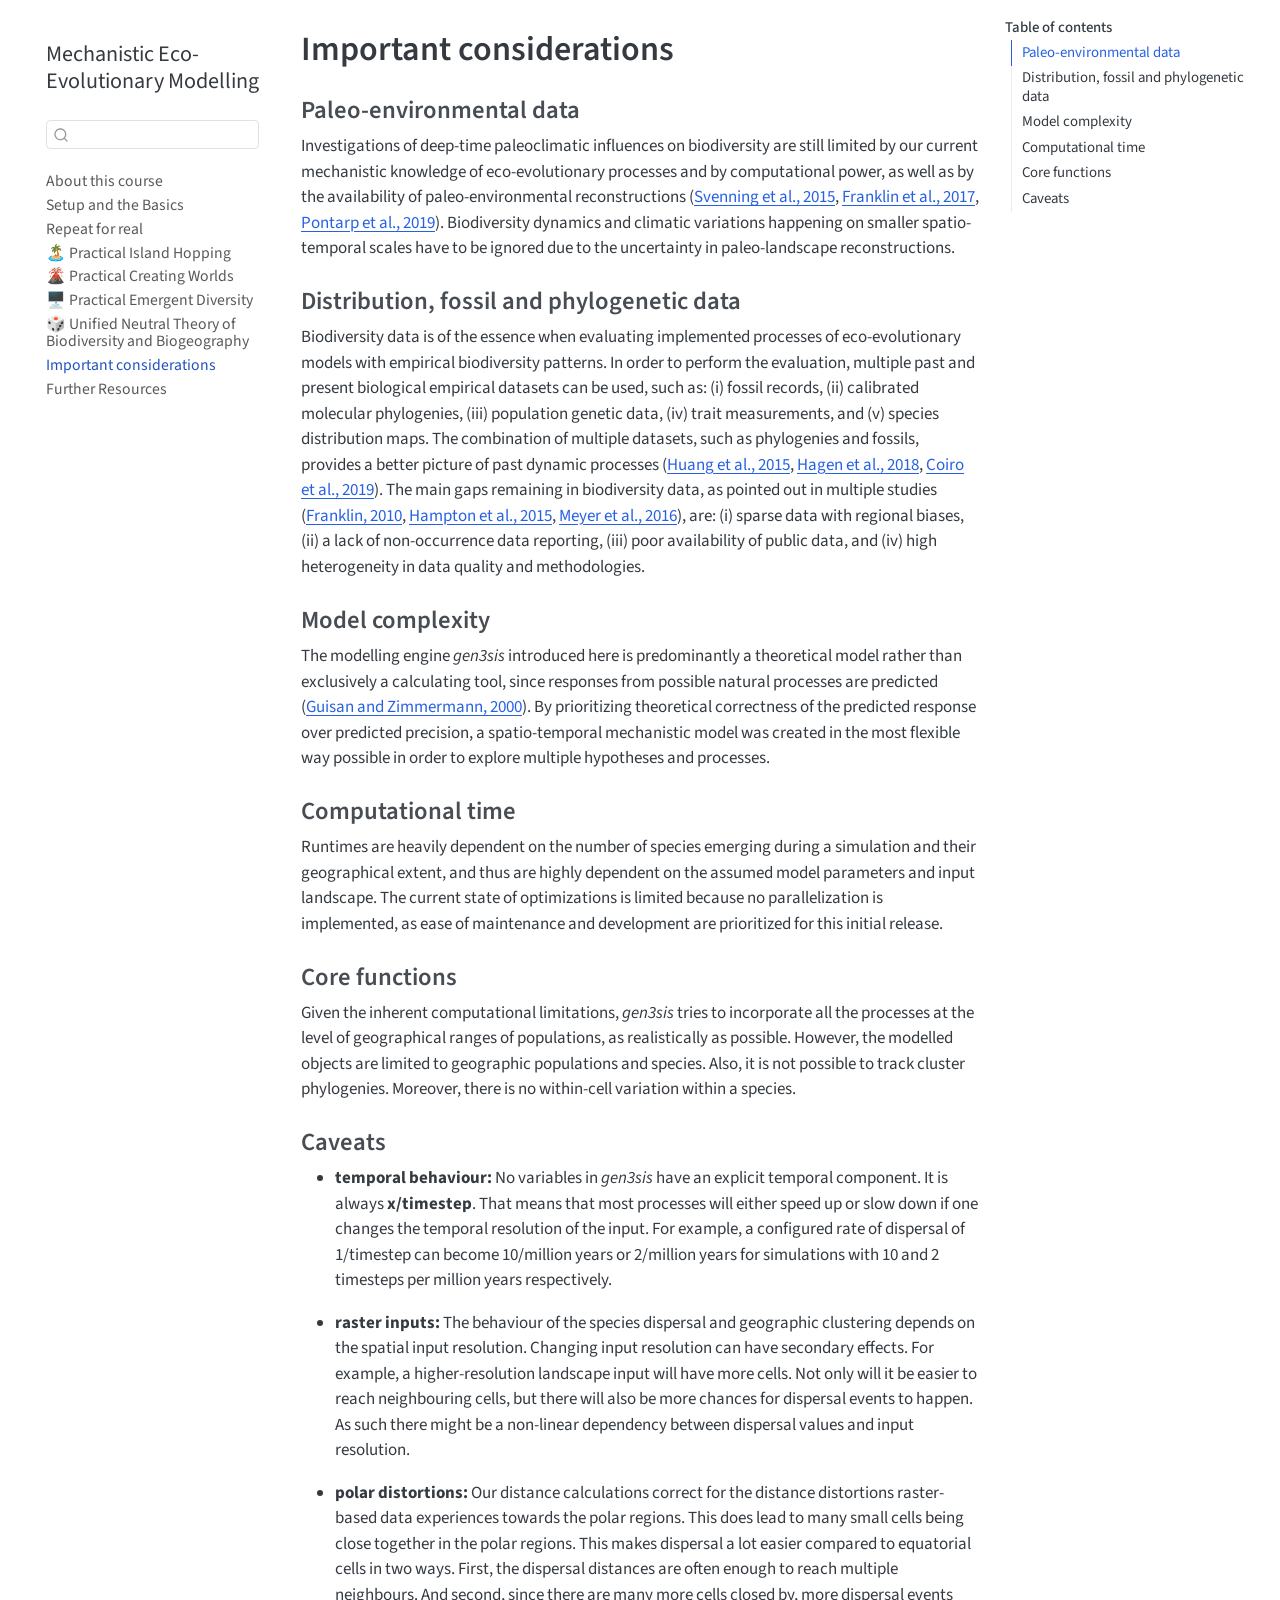
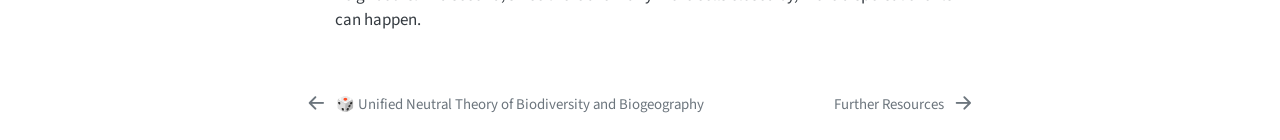
<file: docs/considerations.html>
<!DOCTYPE html>
<html xmlns="http://www.w3.org/1999/xhtml" lang="en" xml:lang="en"><head>

<meta charset="utf-8">
<meta name="generator" content="quarto-1.8.25">

<meta name="viewport" content="width=device-width, initial-scale=1.0, user-scalable=yes">


<title>Important considerations – Mechanistic Eco-Evolutionary Modelling</title>
<style>
code{white-space: pre-wrap;}
span.smallcaps{font-variant: small-caps;}
div.columns{display: flex; gap: min(4vw, 1.5em);}
div.column{flex: auto; overflow-x: auto;}
div.hanging-indent{margin-left: 1.5em; text-indent: -1.5em;}
ul.task-list{list-style: none;}
ul.task-list li input[type="checkbox"] {
  width: 0.8em;
  margin: 0 0.8em 0.2em -1em; /* quarto-specific, see https://github.com/quarto-dev/quarto-cli/issues/4556 */ 
  vertical-align: middle;
}
</style>


<script src="site_libs/quarto-nav/quarto-nav.js"></script>
<script src="site_libs/quarto-nav/headroom.min.js"></script>
<script src="site_libs/clipboard/clipboard.min.js"></script>
<script src="site_libs/quarto-search/autocomplete.umd.js"></script>
<script src="site_libs/quarto-search/fuse.min.js"></script>
<script src="site_libs/quarto-search/quarto-search.js"></script>
<meta name="quarto:offset" content="./">
<link href="./resources.html" rel="next">
<link href="./prac_untbb.html" rel="prev">
<script src="site_libs/quarto-html/quarto.js" type="module"></script>
<script src="site_libs/quarto-html/tabsets/tabsets.js" type="module"></script>
<script src="site_libs/quarto-html/axe/axe-check.js" type="module"></script>
<script src="site_libs/quarto-html/popper.min.js"></script>
<script src="site_libs/quarto-html/tippy.umd.min.js"></script>
<script src="site_libs/quarto-html/anchor.min.js"></script>
<link href="site_libs/quarto-html/tippy.css" rel="stylesheet">
<link href="site_libs/quarto-html/quarto-syntax-highlighting-7b89279ff1a6dce999919e0e67d4d9ec.css" rel="stylesheet" id="quarto-text-highlighting-styles">
<script src="site_libs/bootstrap/bootstrap.min.js"></script>
<link href="site_libs/bootstrap/bootstrap-icons.css" rel="stylesheet">
<link href="site_libs/bootstrap/bootstrap-70a47bd5681a7291082a5b9f83d58762.min.css" rel="stylesheet" append-hash="true" id="quarto-bootstrap" data-mode="light">
<script id="quarto-search-options" type="application/json">{
  "location": "sidebar",
  "copy-button": false,
  "collapse-after": 3,
  "panel-placement": "start",
  "type": "textbox",
  "limit": 50,
  "keyboard-shortcut": [
    "f",
    "/",
    "s"
  ],
  "show-item-context": false,
  "language": {
    "search-no-results-text": "No results",
    "search-matching-documents-text": "matching documents",
    "search-copy-link-title": "Copy link to search",
    "search-hide-matches-text": "Hide additional matches",
    "search-more-match-text": "more match in this document",
    "search-more-matches-text": "more matches in this document",
    "search-clear-button-title": "Clear",
    "search-text-placeholder": "",
    "search-detached-cancel-button-title": "Cancel",
    "search-submit-button-title": "Submit",
    "search-label": "Search"
  }
}</script>


</head>

<body class="nav-sidebar floating quarto-light">

<div id="quarto-search-results"></div>
  <header id="quarto-header" class="headroom fixed-top">
  <nav class="quarto-secondary-nav">
    <div class="container-fluid d-flex">
      <button type="button" class="quarto-btn-toggle btn" data-bs-toggle="collapse" role="button" data-bs-target=".quarto-sidebar-collapse-item" aria-controls="quarto-sidebar" aria-expanded="false" aria-label="Toggle sidebar navigation" onclick="if (window.quartoToggleHeadroom) { window.quartoToggleHeadroom(); }">
        <i class="bi bi-layout-text-sidebar-reverse"></i>
      </button>
        <nav class="quarto-page-breadcrumbs" aria-label="breadcrumb"><ol class="breadcrumb"><li class="breadcrumb-item"><a href="./considerations.html"><span class="chapter-title">Important considerations</span></a></li></ol></nav>
        <a class="flex-grow-1" role="navigation" data-bs-toggle="collapse" data-bs-target=".quarto-sidebar-collapse-item" aria-controls="quarto-sidebar" aria-expanded="false" aria-label="Toggle sidebar navigation" onclick="if (window.quartoToggleHeadroom) { window.quartoToggleHeadroom(); }">      
        </a>
      <button type="button" class="btn quarto-search-button" aria-label="Search" onclick="window.quartoOpenSearch();">
        <i class="bi bi-search"></i>
      </button>
    </div>
  </nav>
</header>
<!-- content -->
<div id="quarto-content" class="quarto-container page-columns page-rows-contents page-layout-article">
<!-- sidebar -->
  <nav id="quarto-sidebar" class="sidebar collapse collapse-horizontal quarto-sidebar-collapse-item sidebar-navigation floating overflow-auto">
    <div class="pt-lg-2 mt-2 text-left sidebar-header sidebar-header-stacked">
      <a href="./index.html" class="sidebar-logo-link">
      </a>
    <div class="sidebar-title mb-0 py-0">
      <a href="./">Mechanistic Eco-Evolutionary Modelling</a> 
    </div>
      </div>
        <div class="mt-2 flex-shrink-0 align-items-center">
        <div class="sidebar-search">
        <div id="quarto-search" class="" title="Search"></div>
        </div>
        </div>
    <div class="sidebar-menu-container"> 
    <ul class="list-unstyled mt-1">
        <li class="sidebar-item">
  <div class="sidebar-item-container"> 
  <a href="./index.html" class="sidebar-item-text sidebar-link"><span class="chapter-title">About this course</span></a>
  </div>
</li>
        <li class="sidebar-item">
  <div class="sidebar-item-container"> 
  <a href="./setup.html" class="sidebar-item-text sidebar-link"><span class="chapter-title">Setup and the Basics</span></a>
  </div>
</li>
        <li class="sidebar-item">
  <div class="sidebar-item-container"> 
  <a href="./repeat_real.html" class="sidebar-item-text sidebar-link"><span class="chapter-title">Repeat for real</span></a>
  </div>
</li>
        <li class="sidebar-item">
  <div class="sidebar-item-container"> 
  <a href="./prac_islands.html" class="sidebar-item-text sidebar-link"><span class="chapter-title">🏝️ Practical Island Hopping</span></a>
  </div>
</li>
        <li class="sidebar-item">
  <div class="sidebar-item-container"> 
  <a href="./prac_landscapes.html" class="sidebar-item-text sidebar-link"><span class="chapter-title">🌋 Practical Creating Worlds</span></a>
  </div>
</li>
        <li class="sidebar-item">
  <div class="sidebar-item-container"> 
  <a href="./prac_outputs.html" class="sidebar-item-text sidebar-link"><span class="chapter-title">🖥️ Practical Emergent Diversity</span></a>
  </div>
</li>
        <li class="sidebar-item">
  <div class="sidebar-item-container"> 
  <a href="./prac_untbb.html" class="sidebar-item-text sidebar-link"><span class="chapter-title">🎲 Unified Neutral Theory of Biodiversity and Biogeography</span></a>
  </div>
</li>
        <li class="sidebar-item">
  <div class="sidebar-item-container"> 
  <a href="./considerations.html" class="sidebar-item-text sidebar-link active"><span class="chapter-title">Important considerations</span></a>
  </div>
</li>
        <li class="sidebar-item">
  <div class="sidebar-item-container"> 
  <a href="./resources.html" class="sidebar-item-text sidebar-link"><span class="chapter-title">Further Resources</span></a>
  </div>
</li>
    </ul>
    </div>
</nav>
<div id="quarto-sidebar-glass" class="quarto-sidebar-collapse-item" data-bs-toggle="collapse" data-bs-target=".quarto-sidebar-collapse-item"></div>
<!-- margin-sidebar -->
    <div id="quarto-margin-sidebar" class="sidebar margin-sidebar">
        <nav id="TOC" role="doc-toc" class="toc-active">
    <h2 id="toc-title">Table of contents</h2>
   
  <ul>
  <li><a href="#paleo-environmental-data" id="toc-paleo-environmental-data" class="nav-link active" data-scroll-target="#paleo-environmental-data">Paleo-environmental data</a></li>
  <li><a href="#distribution-fossil-and-phylogenetic-data" id="toc-distribution-fossil-and-phylogenetic-data" class="nav-link" data-scroll-target="#distribution-fossil-and-phylogenetic-data">Distribution, fossil and phylogenetic data</a></li>
  <li><a href="#model-complexity" id="toc-model-complexity" class="nav-link" data-scroll-target="#model-complexity">Model complexity</a></li>
  <li><a href="#computational-time" id="toc-computational-time" class="nav-link" data-scroll-target="#computational-time">Computational time</a></li>
  <li><a href="#core-functions" id="toc-core-functions" class="nav-link" data-scroll-target="#core-functions">Core functions</a></li>
  <li><a href="#caveats" id="toc-caveats" class="nav-link" data-scroll-target="#caveats">Caveats</a></li>
  </ul>
</nav>
    </div>
<!-- main -->
<main class="content" id="quarto-document-content">

<header id="title-block-header" class="quarto-title-block default">
<div class="quarto-title">
<h1 class="title"><span class="chapter-title">Important considerations</span></h1>
</div>



<div class="quarto-title-meta">

    
  
    
  </div>
  


</header>


<section id="paleo-environmental-data" class="level3">
<h3 class="anchored" data-anchor-id="paleo-environmental-data">Paleo-environmental data</h3>
<p>Investigations of deep-time paleoclimatic influences on biodiversity are still limited by our current mechanistic knowledge of eco-evolutionary processes and by computational power, as well as by the availability of paleo-environmental reconstructions (<a href="https://www.annualreviews.org/doi/abs/10.1146/annurev-ecolsys-112414-054314">Svenning et al., 2015</a>, <a href="https://scholar.google.ch/scholar?q=Big+data+for+forecasting+the+impacts+of+global+change+on+plant+communities.&amp;hl=zh-CN&amp;as_sdt=0&amp;as_vis=1&amp;oi=scholart">Franklin et al., 2017</a>, <a href="https://www.sciencedirect.com/science/article/pii/S0169534718302805?casa_token=X2HR0EDV6csAAAAA:2FWB1soCJ0_4kllkds9pUiwYr4GVPaWhWAz3ELh8BIClJZ_E6k0LqoqQANSXRpySTkzScri6UxjU">Pontarp et al., 2019</a>). Biodiversity dynamics and climatic variations happening on smaller spatio-temporal scales have to be ignored due to the uncertainty in paleo-landscape reconstructions.</p>
</section>
<section id="distribution-fossil-and-phylogenetic-data" class="level3">
<h3 class="anchored" data-anchor-id="distribution-fossil-and-phylogenetic-data">Distribution, fossil and phylogenetic data</h3>
<p>Biodiversity data is of the essence when evaluating implemented processes of eco-evolutionary models with empirical biodiversity patterns. In order to perform the evaluation, multiple past and present biological empirical datasets can be used, such as: (i) fossil records, (ii) calibrated molecular phylogenies, (iii) population genetic data, (iv) trait measurements, and (v) species distribution maps. The combination of multiple datasets, such as phylogenies and fossils, provides a better picture of past dynamic processes (<a href="https://www.pnas.org/content/112/16/4903">Huang et al., 2015</a>, <a href="https://academic.oup.com/sysbio/article/67/3/458/4563320?login=true">Hagen et al., 2018</a>, <a href="https://nph.onlinelibrary.wiley.com/doi/10.1111/nph.15708">Coiro et al., 2019</a>). The main gaps remaining in biodiversity data, as pointed out in multiple studies (<a href="https://www.cambridge.org/core/books/mapping-species-distributions/58225AE5693AED8BD812F7CEBE35378A#">Franklin, 2010</a>, <a href="https://esajournals.onlinelibrary.wiley.com/doi/10.1890/ES14-00402.1">Hampton et al., 2015</a>, <a href="https://onlinelibrary.wiley.com/doi/full/10.1111/ele.12624?casa_token=kFuy9WzRyj4AAAAA%3ALVCEQOWfoFD_XCiTV2G5TacAJr1NWplmwHHR-h804vQxUyGZXFGyHpD0fCET0J7zWZGeFoBwwzgi2XFLvw">Meyer et al., 2016</a>), are: (i) sparse data with regional biases, (ii) a lack of non-occurrence data reporting, (iii) poor availability of public data, and (iv) high heterogeneity in data quality and methodologies.</p>
</section>
<section id="model-complexity" class="level3">
<h3 class="anchored" data-anchor-id="model-complexity">Model complexity</h3>
<p>The modelling engine <em>gen3sis</em> introduced here is predominantly a theoretical model rather than exclusively a calculating tool, since responses from possible natural processes are predicted (<a href="https://www.sciencedirect.com/science/article/pii/S0304380000003549?casa_token=xd2OXKLoMdwAAAAA:aD_z2LqztsitPV3aDCLTjylXMbkEu1Qi7QSJ3VaZ-FT1A1Aqsnx3N9GDDAhq_pMsrn0k6sP4_Ydp">Guisan and Zimmermann, 2000</a>). By prioritizing theoretical correctness of the predicted response over predicted precision, a spatio-temporal mechanistic model was created in the most flexible way possible in order to explore multiple hypotheses and processes.</p>
</section>
<section id="computational-time" class="level3">
<h3 class="anchored" data-anchor-id="computational-time">Computational time</h3>
<p>Runtimes are heavily dependent on the number of species emerging during a simulation and their geographical extent, and thus are highly dependent on the assumed model parameters and input landscape. The current state of optimizations is limited because no parallelization is implemented, as ease of maintenance and development are prioritized for this initial release.</p>
</section>
<section id="core-functions" class="level3">
<h3 class="anchored" data-anchor-id="core-functions">Core functions</h3>
<p>Given the inherent computational limitations, <em>gen3sis</em> tries to incorporate all the processes at the level of geographical ranges of populations, as realistically as possible. However, the modelled objects are limited to geographic populations and species. Also, it is not possible to track cluster phylogenies. Moreover, there is no within-cell variation within a species.</p>
</section>
<section id="caveats" class="level3">
<h3 class="anchored" data-anchor-id="caveats">Caveats</h3>
<ul>
<li><p><strong>temporal behaviour:</strong> No variables in <em>gen3sis</em> have an explicit temporal component. It is always <strong>x/timestep</strong>. That means that most processes will either speed up or slow down if one changes the temporal resolution of the input. For example, a configured rate of dispersal of 1/timestep can become 10/million years or 2/million years for simulations with 10 and 2 timesteps per million years respectively.</p></li>
<li><p><strong>raster inputs:</strong> The behaviour of the species dispersal and geographic clustering depends on the spatial input resolution. Changing input resolution can have secondary effects. For example, a higher-resolution landscape input will have more cells. Not only will it be easier to reach neighbouring cells, but there will also be more chances for dispersal events to happen. As such there might be a non-linear dependency between dispersal values and input resolution.</p></li>
<li><p><strong>polar distortions:</strong> Our distance calculations correct for the distance distortions raster-based data experiences towards the polar regions. This does lead to many small cells being close together in the polar regions. This makes dispersal a lot easier compared to equatorial cells in two ways. First, the dispersal distances are often enough to reach multiple neighbours. And second, since there are many more cells closed by, more dispersal events can happen.</p></li>
</ul>


</section>

</main> <!-- /main -->
<script id="quarto-html-after-body" type="application/javascript">
  window.document.addEventListener("DOMContentLoaded", function (event) {
    const icon = "";
    const anchorJS = new window.AnchorJS();
    anchorJS.options = {
      placement: 'right',
      icon: icon
    };
    anchorJS.add('.anchored');
    const isCodeAnnotation = (el) => {
      for (const clz of el.classList) {
        if (clz.startsWith('code-annotation-')) {                     
          return true;
        }
      }
      return false;
    }
    const onCopySuccess = function(e) {
      // button target
      const button = e.trigger;
      // don't keep focus
      button.blur();
      // flash "checked"
      button.classList.add('code-copy-button-checked');
      var currentTitle = button.getAttribute("title");
      button.setAttribute("title", "Copied!");
      let tooltip;
      if (window.bootstrap) {
        button.setAttribute("data-bs-toggle", "tooltip");
        button.setAttribute("data-bs-placement", "left");
        button.setAttribute("data-bs-title", "Copied!");
        tooltip = new bootstrap.Tooltip(button, 
          { trigger: "manual", 
            customClass: "code-copy-button-tooltip",
            offset: [0, -8]});
        tooltip.show();    
      }
      setTimeout(function() {
        if (tooltip) {
          tooltip.hide();
          button.removeAttribute("data-bs-title");
          button.removeAttribute("data-bs-toggle");
          button.removeAttribute("data-bs-placement");
        }
        button.setAttribute("title", currentTitle);
        button.classList.remove('code-copy-button-checked');
      }, 1000);
      // clear code selection
      e.clearSelection();
    }
    const getTextToCopy = function(trigger) {
      const outerScaffold = trigger.parentElement.cloneNode(true);
      const codeEl = outerScaffold.querySelector('code');
      for (const childEl of codeEl.children) {
        if (isCodeAnnotation(childEl)) {
          childEl.remove();
        }
      }
      return codeEl.innerText;
    }
    const clipboard = new window.ClipboardJS('.code-copy-button:not([data-in-quarto-modal])', {
      text: getTextToCopy
    });
    clipboard.on('success', onCopySuccess);
    if (window.document.getElementById('quarto-embedded-source-code-modal')) {
      const clipboardModal = new window.ClipboardJS('.code-copy-button[data-in-quarto-modal]', {
        text: getTextToCopy,
        container: window.document.getElementById('quarto-embedded-source-code-modal')
      });
      clipboardModal.on('success', onCopySuccess);
    }
      var localhostRegex = new RegExp(/^(?:http|https):\/\/localhost\:?[0-9]*\//);
      var mailtoRegex = new RegExp(/^mailto:/);
        var filterRegex = new RegExp('/' + window.location.host + '/');
      var isInternal = (href) => {
          return filterRegex.test(href) || localhostRegex.test(href) || mailtoRegex.test(href);
      }
      // Inspect non-navigation links and adorn them if external
     var links = window.document.querySelectorAll('a[href]:not(.nav-link):not(.navbar-brand):not(.toc-action):not(.sidebar-link):not(.sidebar-item-toggle):not(.pagination-link):not(.no-external):not([aria-hidden]):not(.dropdown-item):not(.quarto-navigation-tool):not(.about-link)');
      for (var i=0; i<links.length; i++) {
        const link = links[i];
        if (!isInternal(link.href)) {
          // undo the damage that might have been done by quarto-nav.js in the case of
          // links that we want to consider external
          if (link.dataset.originalHref !== undefined) {
            link.href = link.dataset.originalHref;
          }
        }
      }
    function tippyHover(el, contentFn, onTriggerFn, onUntriggerFn) {
      const config = {
        allowHTML: true,
        maxWidth: 500,
        delay: 100,
        arrow: false,
        appendTo: function(el) {
            return el.parentElement;
        },
        interactive: true,
        interactiveBorder: 10,
        theme: 'quarto',
        placement: 'bottom-start',
      };
      if (contentFn) {
        config.content = contentFn;
      }
      if (onTriggerFn) {
        config.onTrigger = onTriggerFn;
      }
      if (onUntriggerFn) {
        config.onUntrigger = onUntriggerFn;
      }
      window.tippy(el, config); 
    }
    const noterefs = window.document.querySelectorAll('a[role="doc-noteref"]');
    for (var i=0; i<noterefs.length; i++) {
      const ref = noterefs[i];
      tippyHover(ref, function() {
        // use id or data attribute instead here
        let href = ref.getAttribute('data-footnote-href') || ref.getAttribute('href');
        try { href = new URL(href).hash; } catch {}
        const id = href.replace(/^#\/?/, "");
        const note = window.document.getElementById(id);
        if (note) {
          return note.innerHTML;
        } else {
          return "";
        }
      });
    }
    const xrefs = window.document.querySelectorAll('a.quarto-xref');
    const processXRef = (id, note) => {
      // Strip column container classes
      const stripColumnClz = (el) => {
        el.classList.remove("page-full", "page-columns");
        if (el.children) {
          for (const child of el.children) {
            stripColumnClz(child);
          }
        }
      }
      stripColumnClz(note)
      if (id === null || id.startsWith('sec-')) {
        // Special case sections, only their first couple elements
        const container = document.createElement("div");
        if (note.children && note.children.length > 2) {
          container.appendChild(note.children[0].cloneNode(true));
          for (let i = 1; i < note.children.length; i++) {
            const child = note.children[i];
            if (child.tagName === "P" && child.innerText === "") {
              continue;
            } else {
              container.appendChild(child.cloneNode(true));
              break;
            }
          }
          if (window.Quarto?.typesetMath) {
            window.Quarto.typesetMath(container);
          }
          return container.innerHTML
        } else {
          if (window.Quarto?.typesetMath) {
            window.Quarto.typesetMath(note);
          }
          return note.innerHTML;
        }
      } else {
        // Remove any anchor links if they are present
        const anchorLink = note.querySelector('a.anchorjs-link');
        if (anchorLink) {
          anchorLink.remove();
        }
        if (window.Quarto?.typesetMath) {
          window.Quarto.typesetMath(note);
        }
        if (note.classList.contains("callout")) {
          return note.outerHTML;
        } else {
          return note.innerHTML;
        }
      }
    }
    for (var i=0; i<xrefs.length; i++) {
      const xref = xrefs[i];
      tippyHover(xref, undefined, function(instance) {
        instance.disable();
        let url = xref.getAttribute('href');
        let hash = undefined; 
        if (url.startsWith('#')) {
          hash = url;
        } else {
          try { hash = new URL(url).hash; } catch {}
        }
        if (hash) {
          const id = hash.replace(/^#\/?/, "");
          const note = window.document.getElementById(id);
          if (note !== null) {
            try {
              const html = processXRef(id, note.cloneNode(true));
              instance.setContent(html);
            } finally {
              instance.enable();
              instance.show();
            }
          } else {
            // See if we can fetch this
            fetch(url.split('#')[0])
            .then(res => res.text())
            .then(html => {
              const parser = new DOMParser();
              const htmlDoc = parser.parseFromString(html, "text/html");
              const note = htmlDoc.getElementById(id);
              if (note !== null) {
                const html = processXRef(id, note);
                instance.setContent(html);
              } 
            }).finally(() => {
              instance.enable();
              instance.show();
            });
          }
        } else {
          // See if we can fetch a full url (with no hash to target)
          // This is a special case and we should probably do some content thinning / targeting
          fetch(url)
          .then(res => res.text())
          .then(html => {
            const parser = new DOMParser();
            const htmlDoc = parser.parseFromString(html, "text/html");
            const note = htmlDoc.querySelector('main.content');
            if (note !== null) {
              // This should only happen for chapter cross references
              // (since there is no id in the URL)
              // remove the first header
              if (note.children.length > 0 && note.children[0].tagName === "HEADER") {
                note.children[0].remove();
              }
              const html = processXRef(null, note);
              instance.setContent(html);
            } 
          }).finally(() => {
            instance.enable();
            instance.show();
          });
        }
      }, function(instance) {
      });
    }
        let selectedAnnoteEl;
        const selectorForAnnotation = ( cell, annotation) => {
          let cellAttr = 'data-code-cell="' + cell + '"';
          let lineAttr = 'data-code-annotation="' +  annotation + '"';
          const selector = 'span[' + cellAttr + '][' + lineAttr + ']';
          return selector;
        }
        const selectCodeLines = (annoteEl) => {
          const doc = window.document;
          const targetCell = annoteEl.getAttribute("data-target-cell");
          const targetAnnotation = annoteEl.getAttribute("data-target-annotation");
          const annoteSpan = window.document.querySelector(selectorForAnnotation(targetCell, targetAnnotation));
          const lines = annoteSpan.getAttribute("data-code-lines").split(",");
          const lineIds = lines.map((line) => {
            return targetCell + "-" + line;
          })
          let top = null;
          let height = null;
          let parent = null;
          if (lineIds.length > 0) {
              //compute the position of the single el (top and bottom and make a div)
              const el = window.document.getElementById(lineIds[0]);
              top = el.offsetTop;
              height = el.offsetHeight;
              parent = el.parentElement.parentElement;
            if (lineIds.length > 1) {
              const lastEl = window.document.getElementById(lineIds[lineIds.length - 1]);
              const bottom = lastEl.offsetTop + lastEl.offsetHeight;
              height = bottom - top;
            }
            if (top !== null && height !== null && parent !== null) {
              // cook up a div (if necessary) and position it 
              let div = window.document.getElementById("code-annotation-line-highlight");
              if (div === null) {
                div = window.document.createElement("div");
                div.setAttribute("id", "code-annotation-line-highlight");
                div.style.position = 'absolute';
                parent.appendChild(div);
              }
              div.style.top = top - 2 + "px";
              div.style.height = height + 4 + "px";
              div.style.left = 0;
              let gutterDiv = window.document.getElementById("code-annotation-line-highlight-gutter");
              if (gutterDiv === null) {
                gutterDiv = window.document.createElement("div");
                gutterDiv.setAttribute("id", "code-annotation-line-highlight-gutter");
                gutterDiv.style.position = 'absolute';
                const codeCell = window.document.getElementById(targetCell);
                const gutter = codeCell.querySelector('.code-annotation-gutter');
                gutter.appendChild(gutterDiv);
              }
              gutterDiv.style.top = top - 2 + "px";
              gutterDiv.style.height = height + 4 + "px";
            }
            selectedAnnoteEl = annoteEl;
          }
        };
        const unselectCodeLines = () => {
          const elementsIds = ["code-annotation-line-highlight", "code-annotation-line-highlight-gutter"];
          elementsIds.forEach((elId) => {
            const div = window.document.getElementById(elId);
            if (div) {
              div.remove();
            }
          });
          selectedAnnoteEl = undefined;
        };
          // Handle positioning of the toggle
      window.addEventListener(
        "resize",
        throttle(() => {
          elRect = undefined;
          if (selectedAnnoteEl) {
            selectCodeLines(selectedAnnoteEl);
          }
        }, 10)
      );
      function throttle(fn, ms) {
      let throttle = false;
      let timer;
        return (...args) => {
          if(!throttle) { // first call gets through
              fn.apply(this, args);
              throttle = true;
          } else { // all the others get throttled
              if(timer) clearTimeout(timer); // cancel #2
              timer = setTimeout(() => {
                fn.apply(this, args);
                timer = throttle = false;
              }, ms);
          }
        };
      }
        // Attach click handler to the DT
        const annoteDls = window.document.querySelectorAll('dt[data-target-cell]');
        for (const annoteDlNode of annoteDls) {
          annoteDlNode.addEventListener('click', (event) => {
            const clickedEl = event.target;
            if (clickedEl !== selectedAnnoteEl) {
              unselectCodeLines();
              const activeEl = window.document.querySelector('dt[data-target-cell].code-annotation-active');
              if (activeEl) {
                activeEl.classList.remove('code-annotation-active');
              }
              selectCodeLines(clickedEl);
              clickedEl.classList.add('code-annotation-active');
            } else {
              // Unselect the line
              unselectCodeLines();
              clickedEl.classList.remove('code-annotation-active');
            }
          });
        }
    const findCites = (el) => {
      const parentEl = el.parentElement;
      if (parentEl) {
        const cites = parentEl.dataset.cites;
        if (cites) {
          return {
            el,
            cites: cites.split(' ')
          };
        } else {
          return findCites(el.parentElement)
        }
      } else {
        return undefined;
      }
    };
    var bibliorefs = window.document.querySelectorAll('a[role="doc-biblioref"]');
    for (var i=0; i<bibliorefs.length; i++) {
      const ref = bibliorefs[i];
      const citeInfo = findCites(ref);
      if (citeInfo) {
        tippyHover(citeInfo.el, function() {
          var popup = window.document.createElement('div');
          citeInfo.cites.forEach(function(cite) {
            var citeDiv = window.document.createElement('div');
            citeDiv.classList.add('hanging-indent');
            citeDiv.classList.add('csl-entry');
            var biblioDiv = window.document.getElementById('ref-' + cite);
            if (biblioDiv) {
              citeDiv.innerHTML = biblioDiv.innerHTML;
            }
            popup.appendChild(citeDiv);
          });
          return popup.innerHTML;
        });
      }
    }
  });
  </script>
<nav class="page-navigation">
  <div class="nav-page nav-page-previous">
      <a href="./prac_untbb.html" class="pagination-link" aria-label="🎲 Unified Neutral Theory of Biodiversity and Biogeography">
        <i class="bi bi-arrow-left-short"></i> <span class="nav-page-text"><span class="chapter-title">🎲 Unified Neutral Theory of Biodiversity and Biogeography</span></span>
      </a>          
  </div>
  <div class="nav-page nav-page-next">
      <a href="./resources.html" class="pagination-link" aria-label="Further Resources">
        <span class="nav-page-text"><span class="chapter-title">Further Resources</span></span> <i class="bi bi-arrow-right-short"></i>
      </a>
  </div>
</nav>
</div> <!-- /content -->




</body></html>
</file>
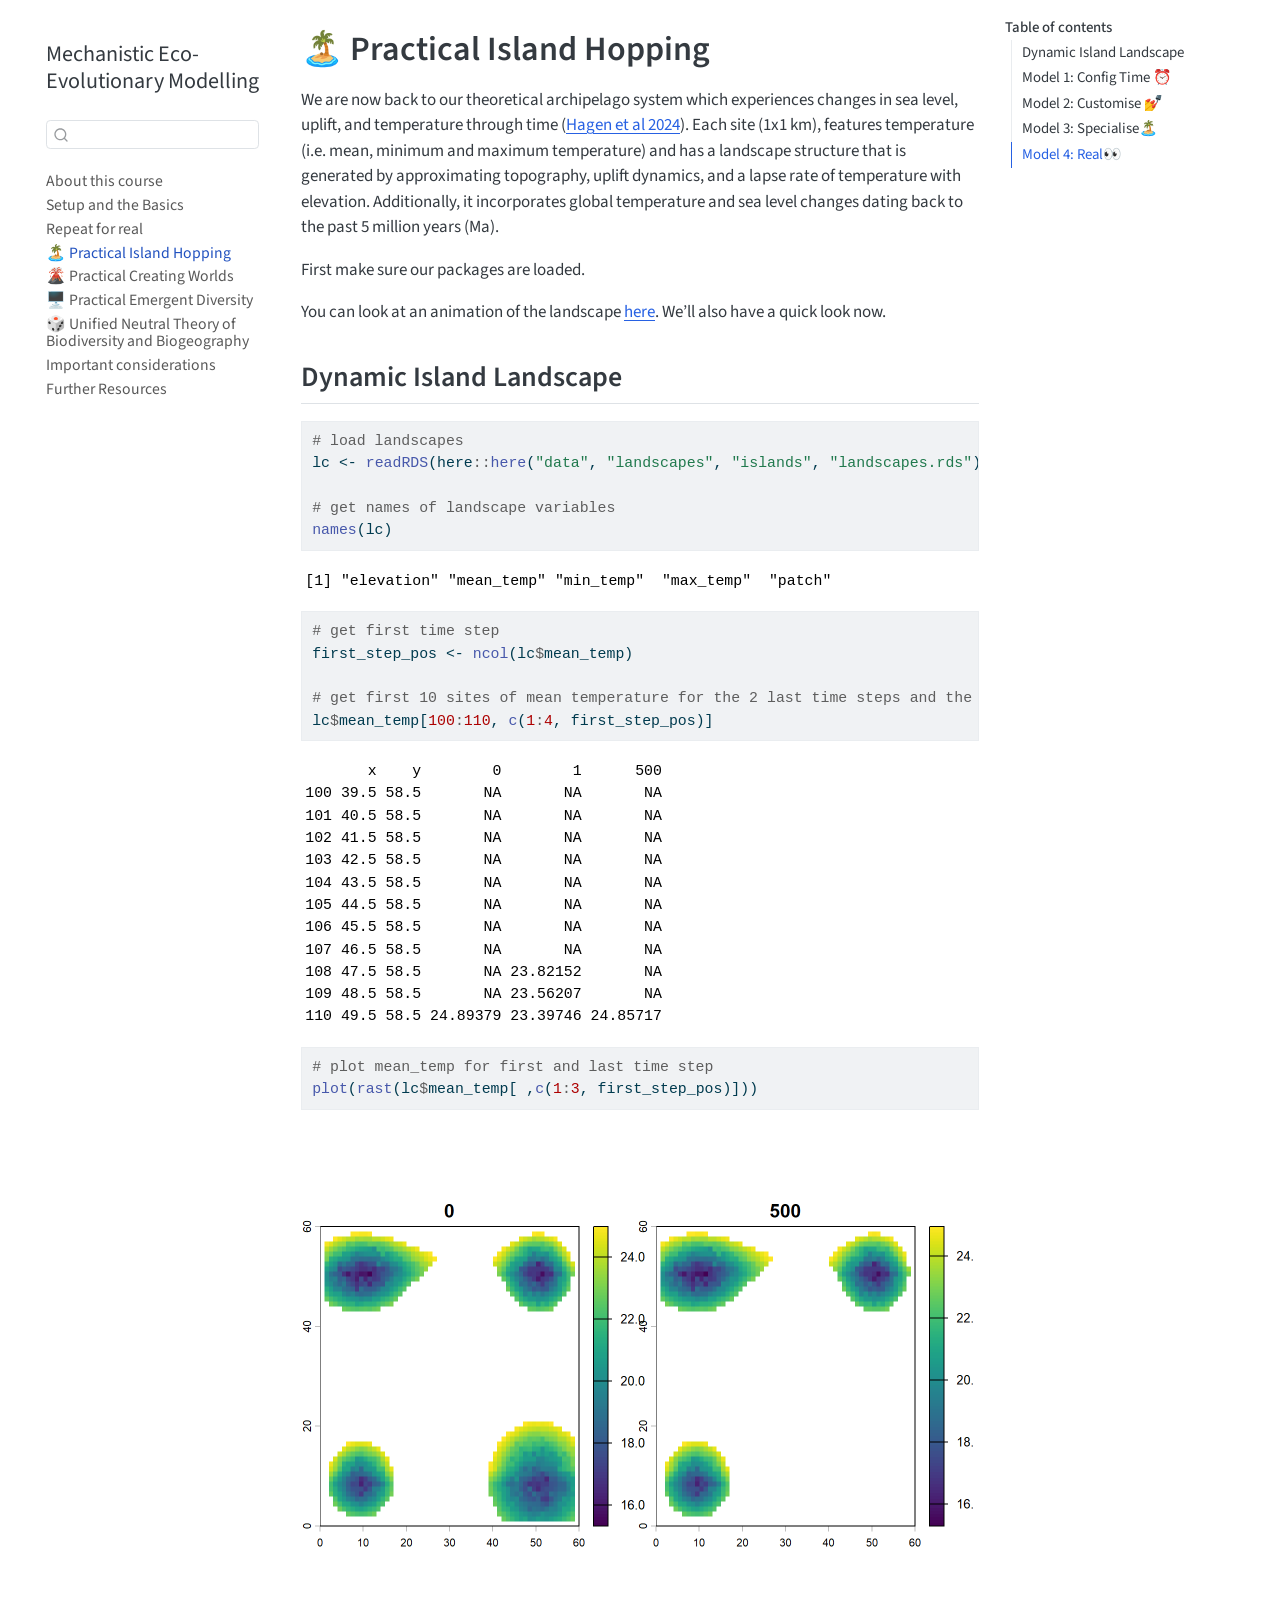
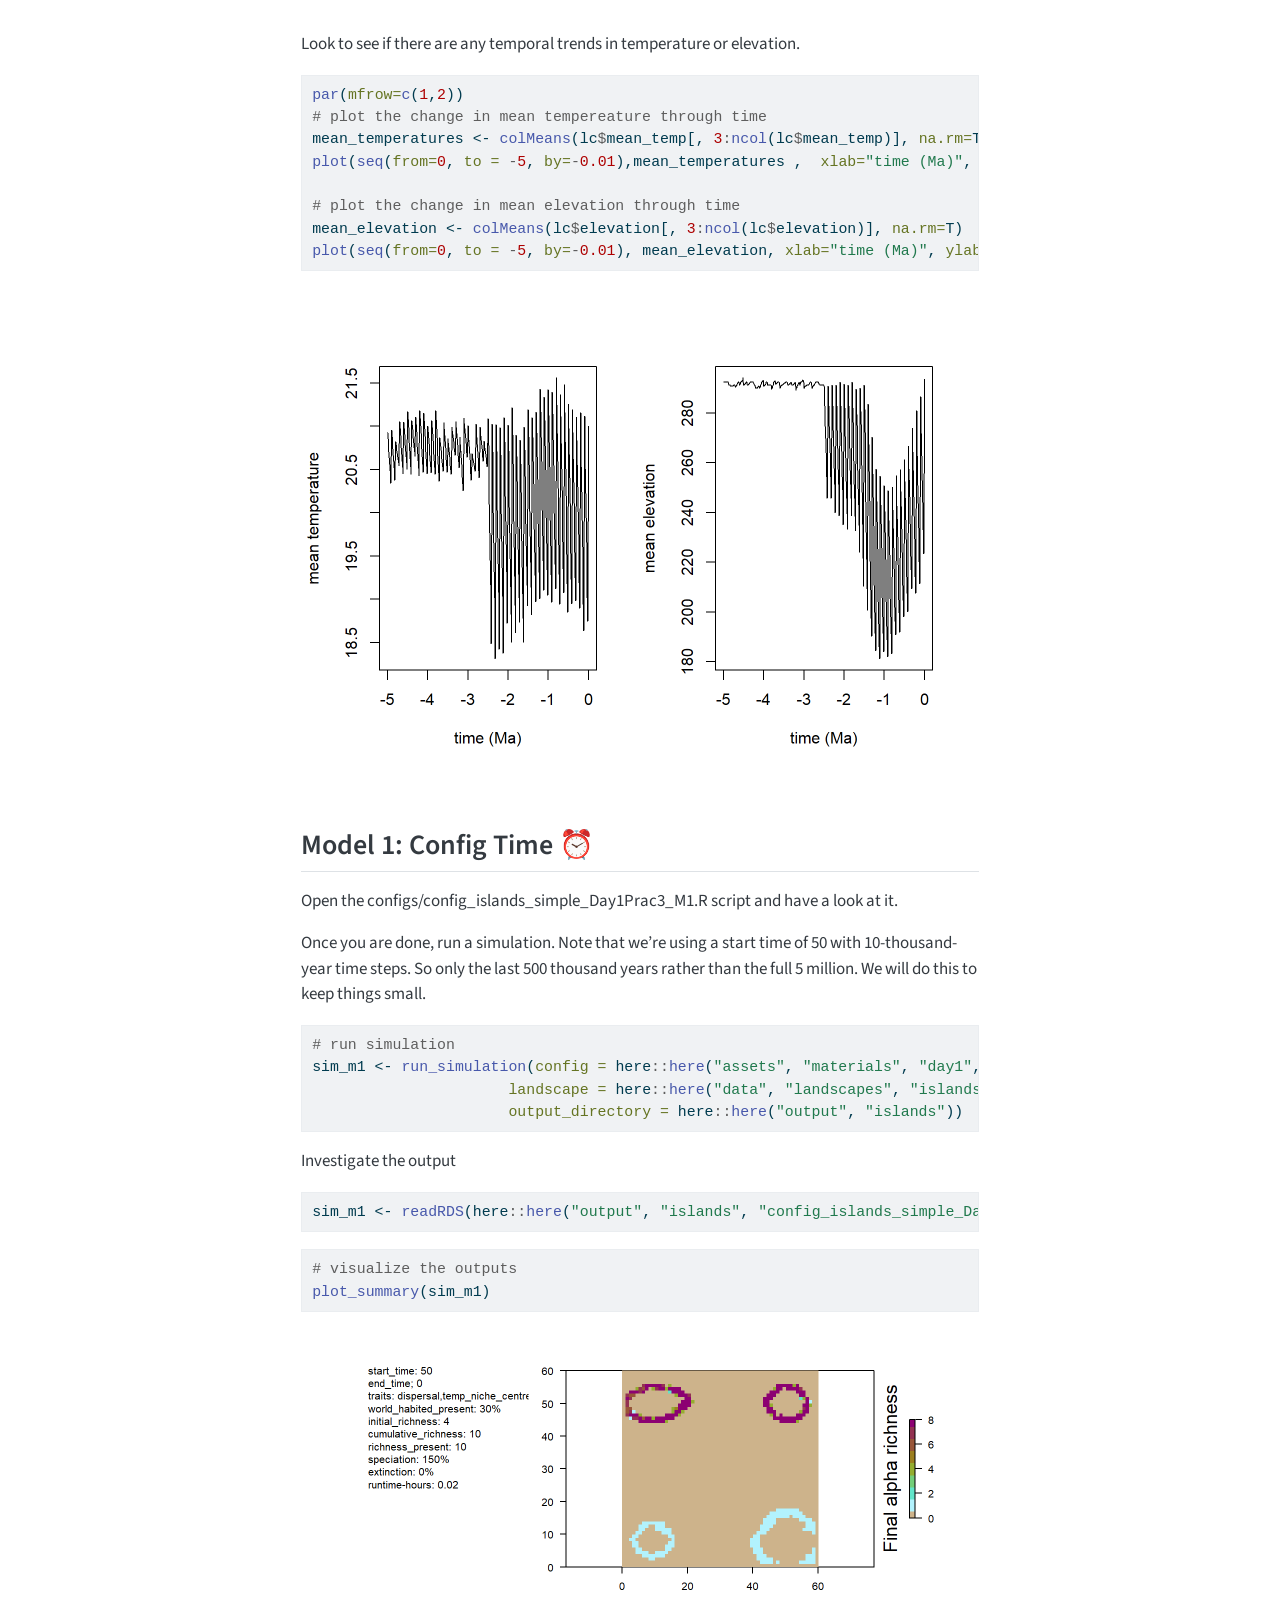
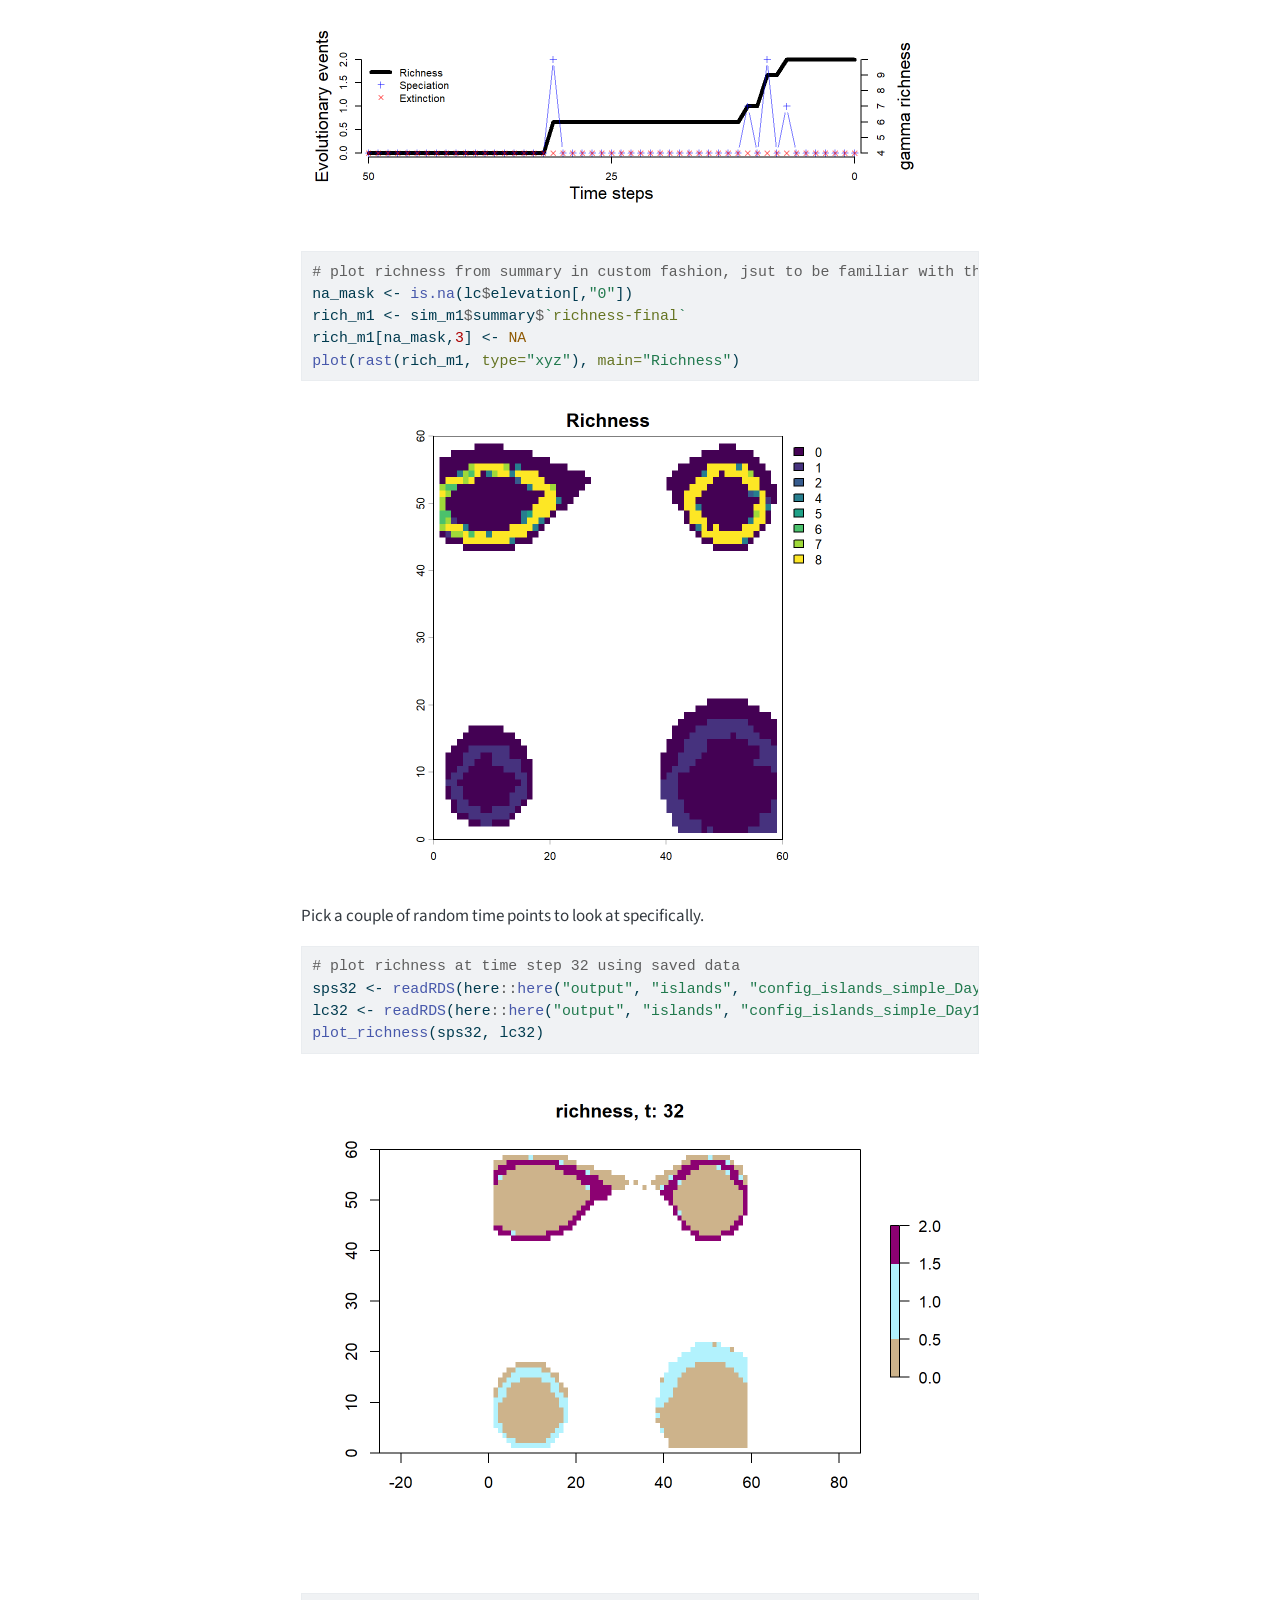
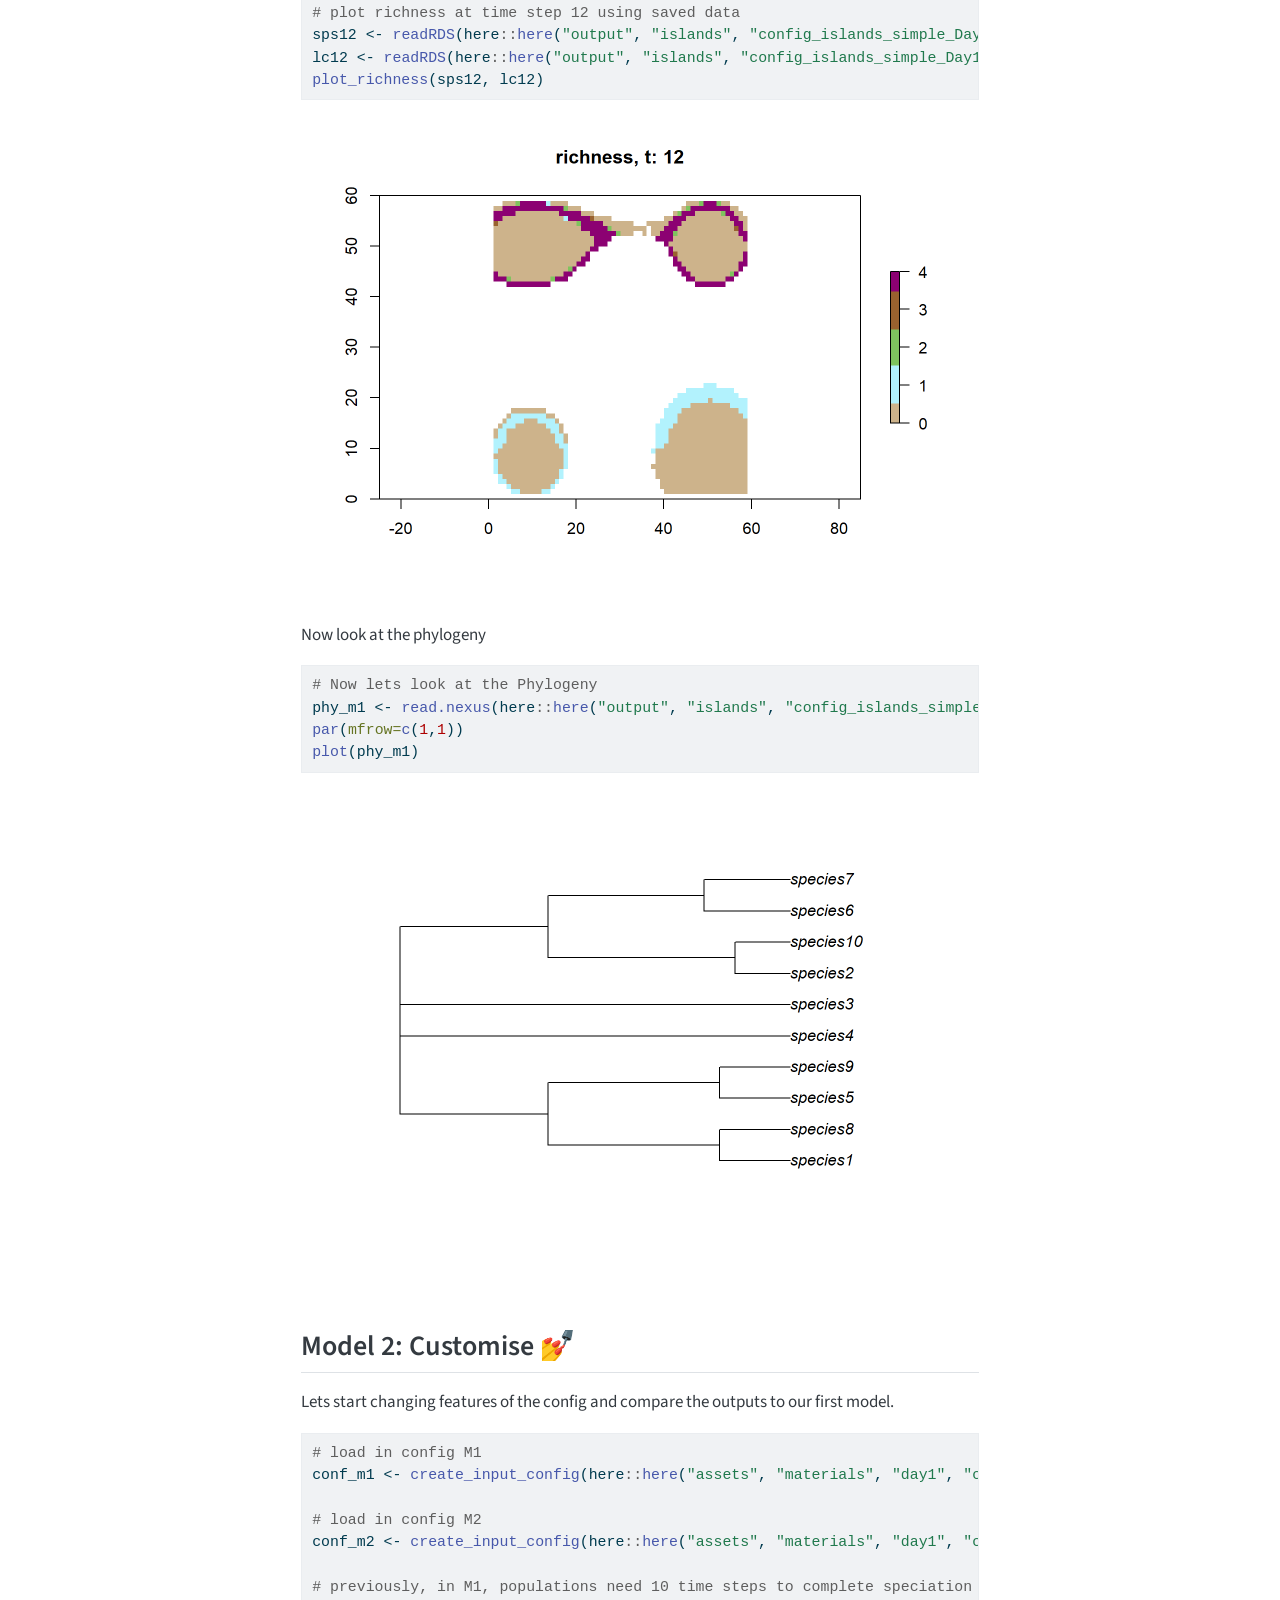
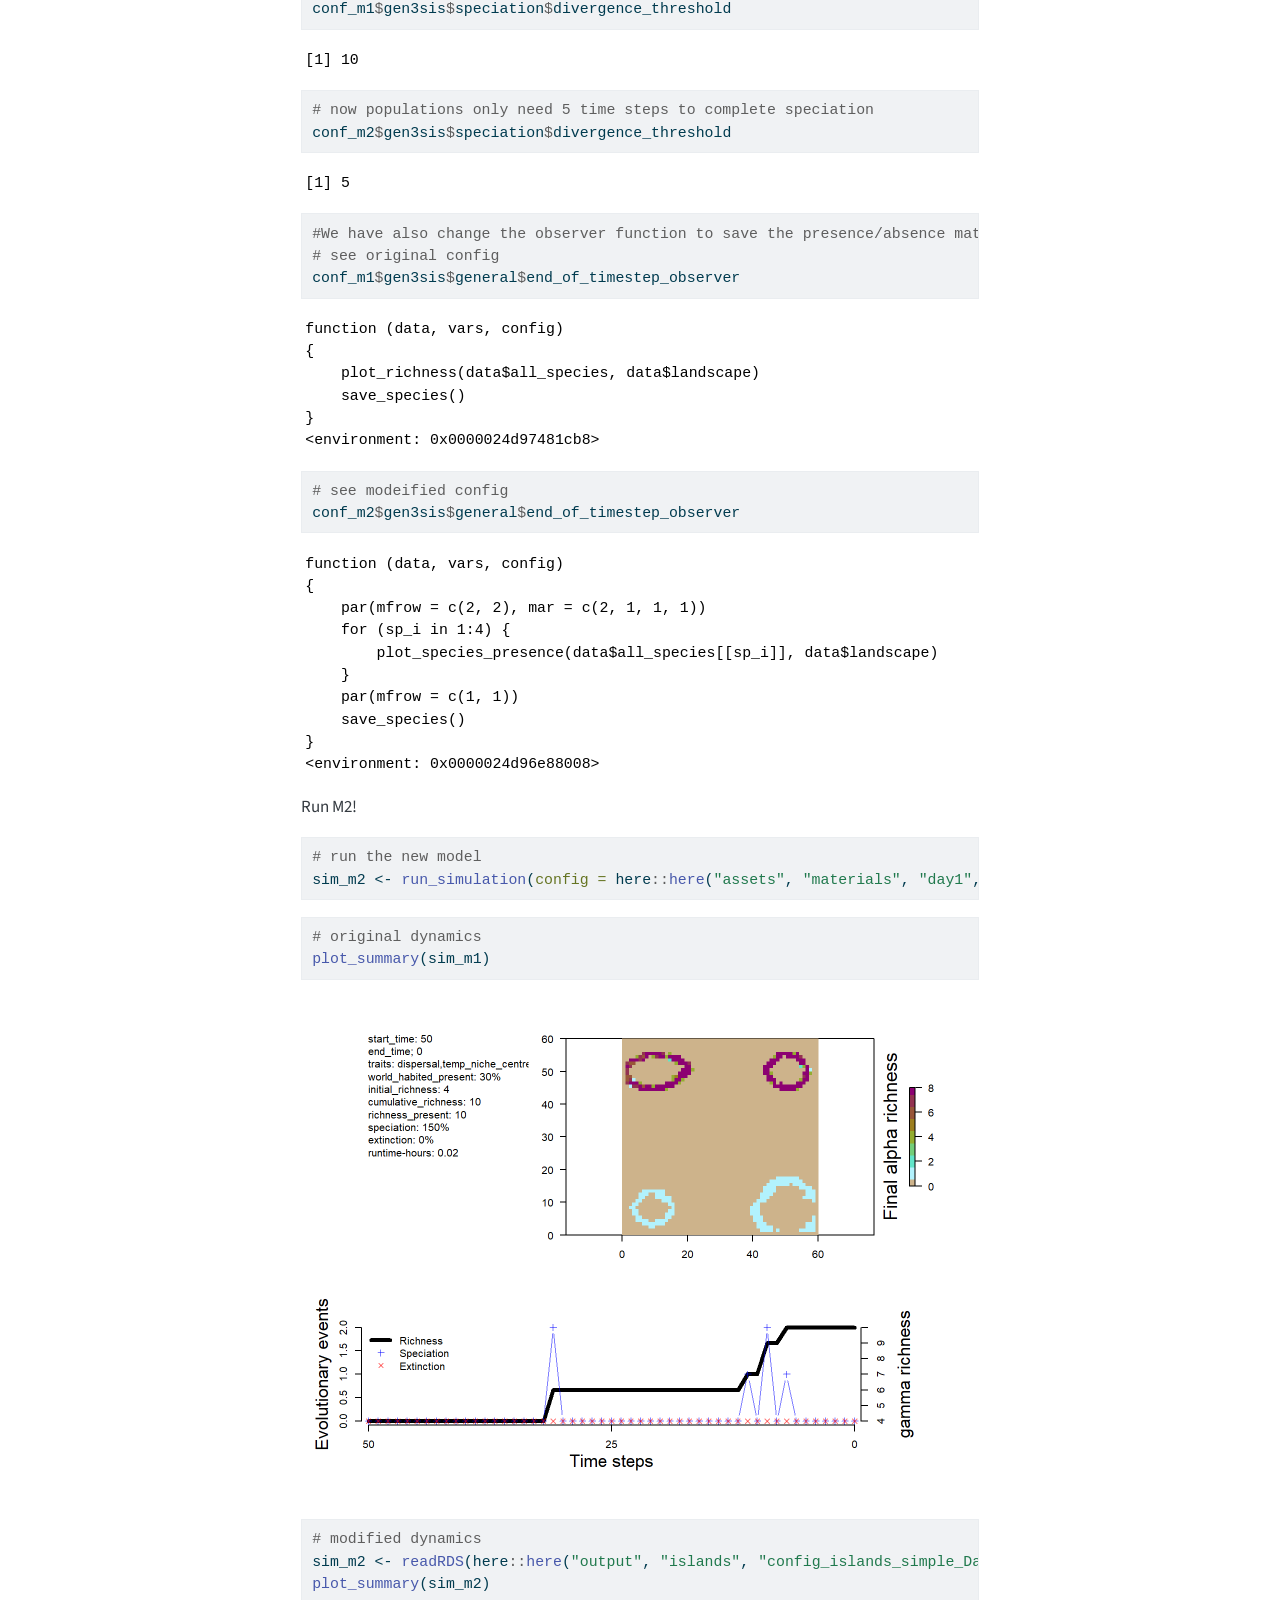
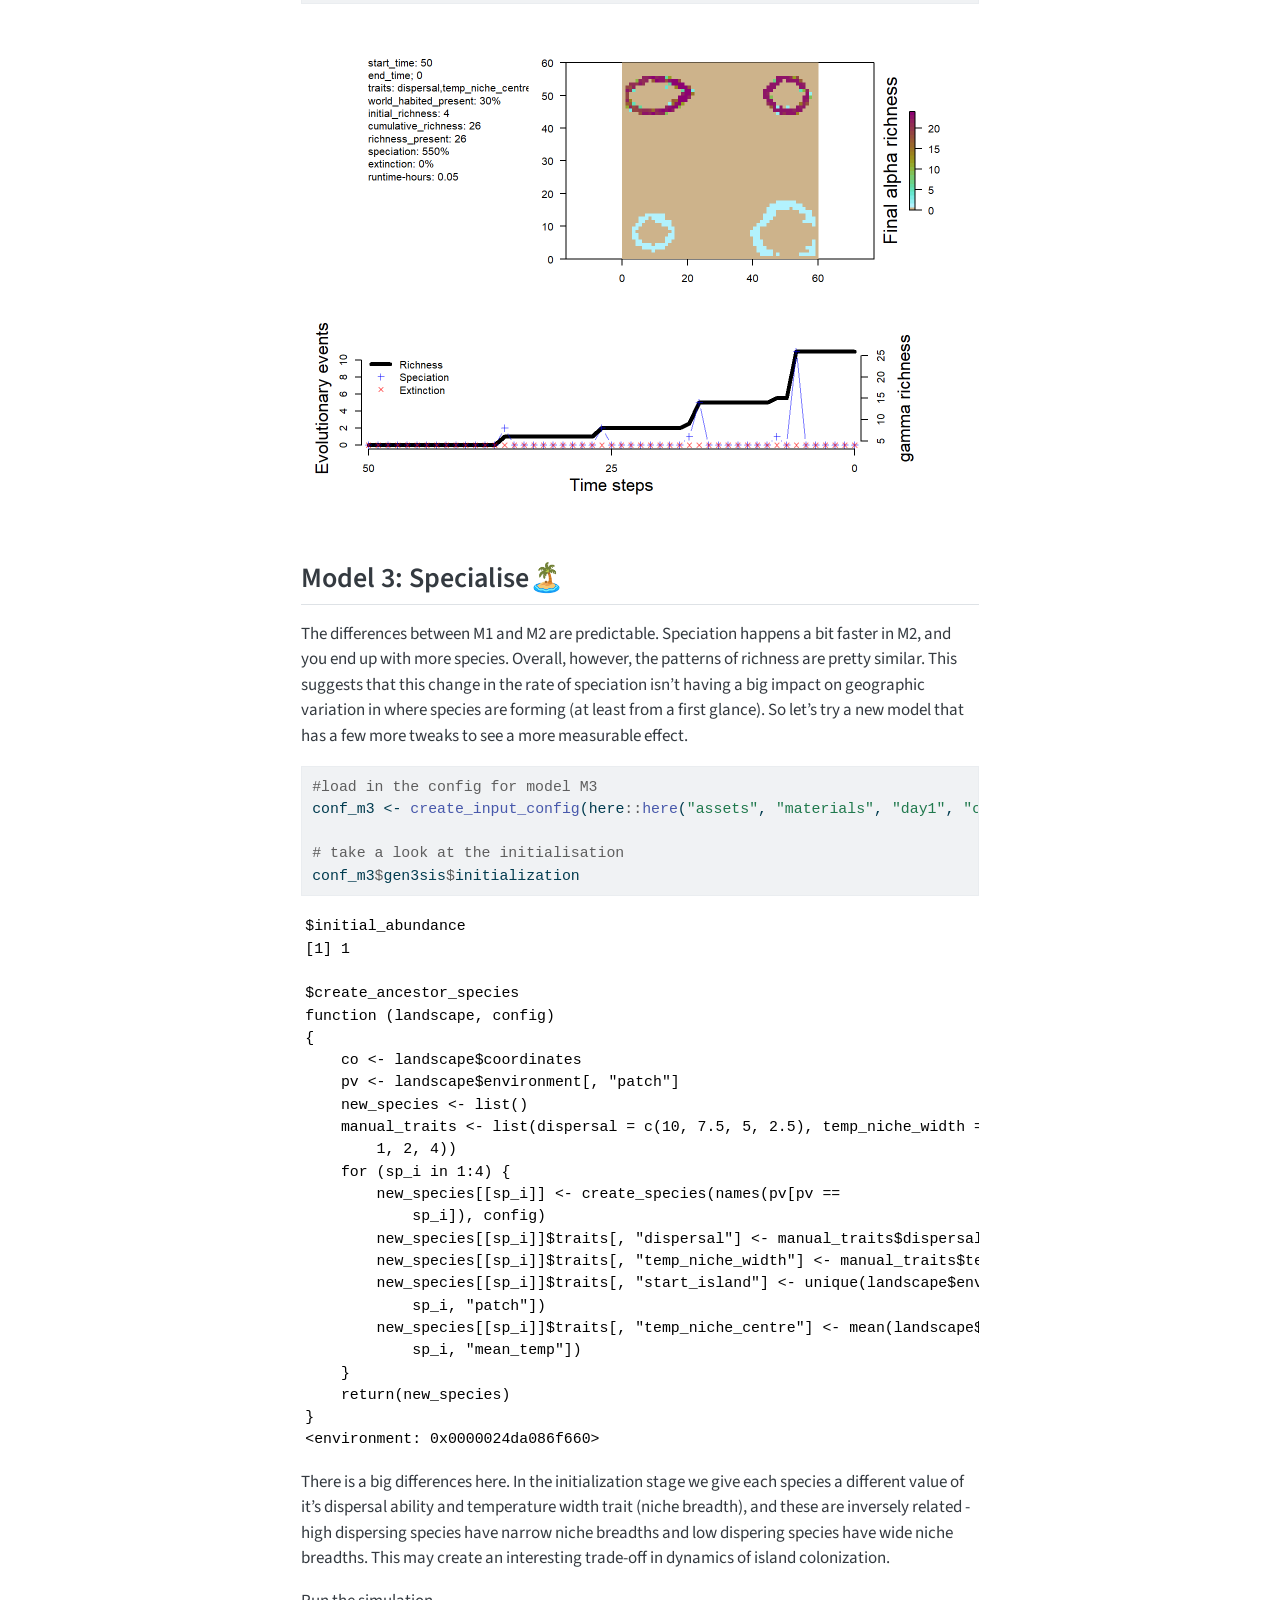
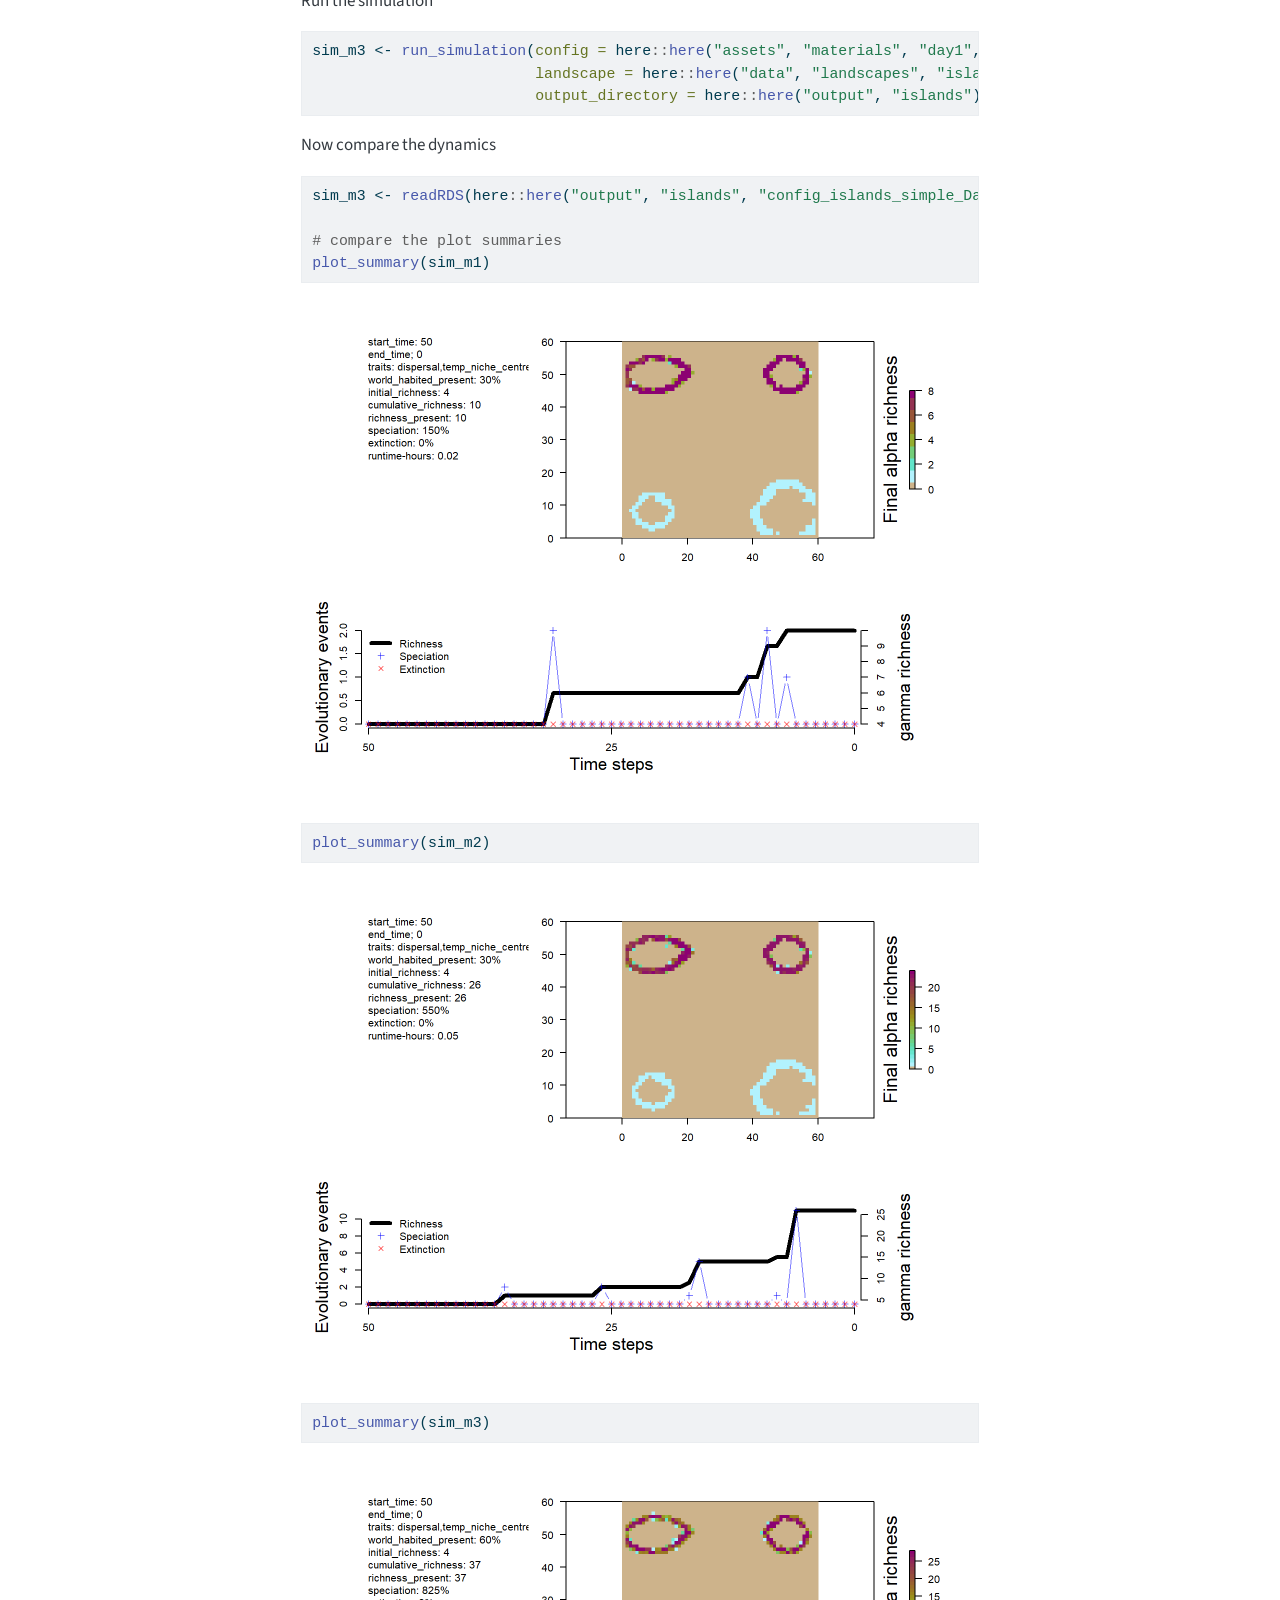
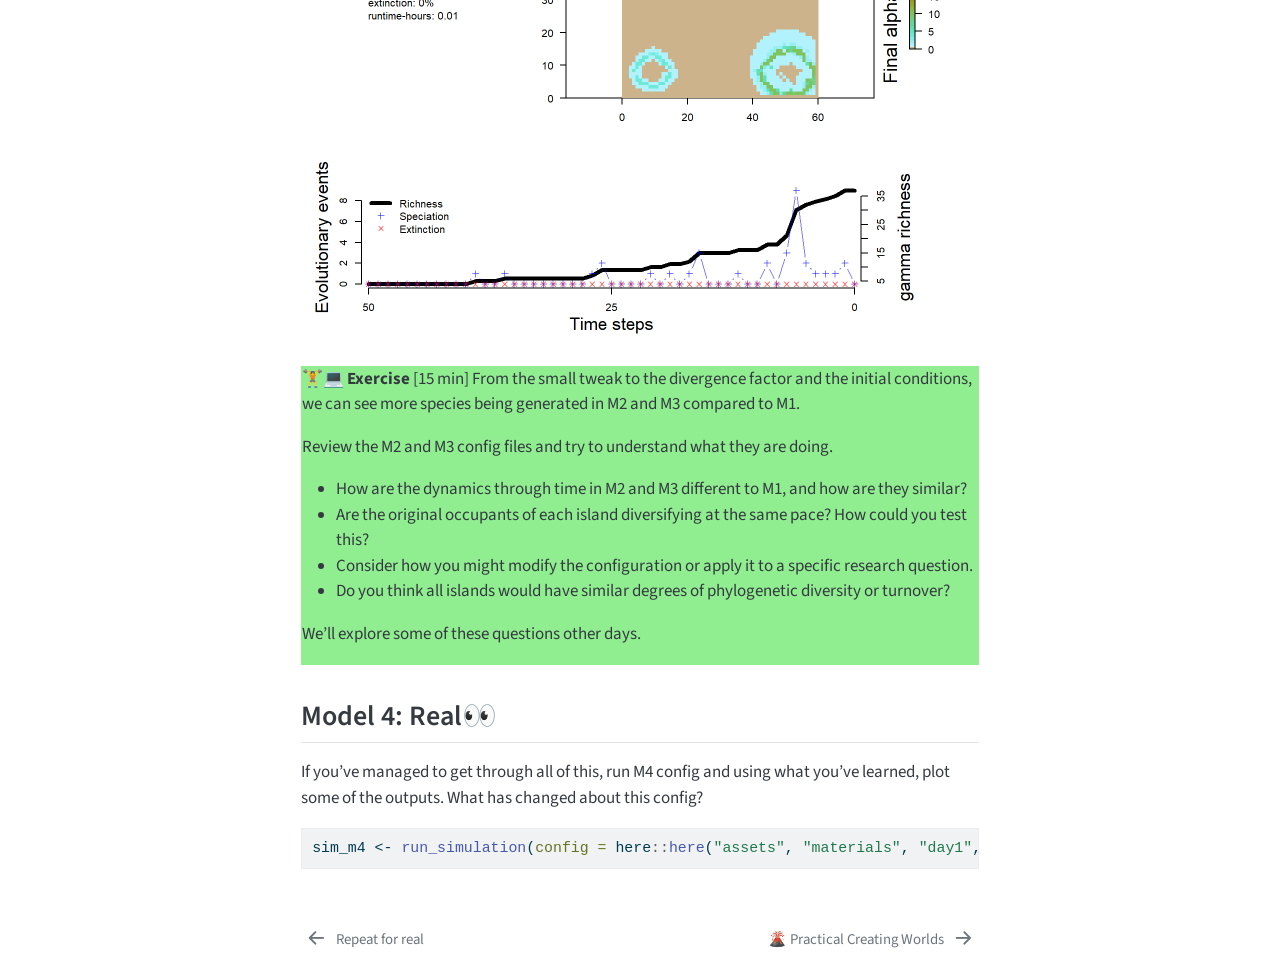
<file: docs/prac_islands.html>
<!DOCTYPE html>
<html xmlns="http://www.w3.org/1999/xhtml" lang="en" xml:lang="en"><head>

<meta charset="utf-8">
<meta name="generator" content="quarto-1.8.25">

<meta name="viewport" content="width=device-width, initial-scale=1.0, user-scalable=yes">


<title>🏝️ Practical Island Hopping – Mechanistic Eco-Evolutionary Modelling</title>
<style>
code{white-space: pre-wrap;}
span.smallcaps{font-variant: small-caps;}
div.columns{display: flex; gap: min(4vw, 1.5em);}
div.column{flex: auto; overflow-x: auto;}
div.hanging-indent{margin-left: 1.5em; text-indent: -1.5em;}
ul.task-list{list-style: none;}
ul.task-list li input[type="checkbox"] {
  width: 0.8em;
  margin: 0 0.8em 0.2em -1em; /* quarto-specific, see https://github.com/quarto-dev/quarto-cli/issues/4556 */ 
  vertical-align: middle;
}
/* CSS for syntax highlighting */
html { -webkit-text-size-adjust: 100%; }
pre > code.sourceCode { white-space: pre; position: relative; }
pre > code.sourceCode > span { display: inline-block; line-height: 1.25; }
pre > code.sourceCode > span:empty { height: 1.2em; }
.sourceCode { overflow: visible; }
code.sourceCode > span { color: inherit; text-decoration: inherit; }
div.sourceCode { margin: 1em 0; }
pre.sourceCode { margin: 0; }
@media screen {
div.sourceCode { overflow: auto; }
}
@media print {
pre > code.sourceCode { white-space: pre-wrap; }
pre > code.sourceCode > span { text-indent: -5em; padding-left: 5em; }
}
pre.numberSource code
  { counter-reset: source-line 0; }
pre.numberSource code > span
  { position: relative; left: -4em; counter-increment: source-line; }
pre.numberSource code > span > a:first-child::before
  { content: counter(source-line);
    position: relative; left: -1em; text-align: right; vertical-align: baseline;
    border: none; display: inline-block;
    -webkit-touch-callout: none; -webkit-user-select: none;
    -khtml-user-select: none; -moz-user-select: none;
    -ms-user-select: none; user-select: none;
    padding: 0 4px; width: 4em;
  }
pre.numberSource { margin-left: 3em;  padding-left: 4px; }
div.sourceCode
  {   }
@media screen {
pre > code.sourceCode > span > a:first-child::before { text-decoration: underline; }
}
</style>


<script src="site_libs/quarto-nav/quarto-nav.js"></script>
<script src="site_libs/quarto-nav/headroom.min.js"></script>
<script src="site_libs/clipboard/clipboard.min.js"></script>
<script src="site_libs/quarto-search/autocomplete.umd.js"></script>
<script src="site_libs/quarto-search/fuse.min.js"></script>
<script src="site_libs/quarto-search/quarto-search.js"></script>
<meta name="quarto:offset" content="./">
<link href="./prac_landscapes.html" rel="next">
<link href="./repeat_real.html" rel="prev">
<script src="site_libs/quarto-html/quarto.js" type="module"></script>
<script src="site_libs/quarto-html/tabsets/tabsets.js" type="module"></script>
<script src="site_libs/quarto-html/axe/axe-check.js" type="module"></script>
<script src="site_libs/quarto-html/popper.min.js"></script>
<script src="site_libs/quarto-html/tippy.umd.min.js"></script>
<script src="site_libs/quarto-html/anchor.min.js"></script>
<link href="site_libs/quarto-html/tippy.css" rel="stylesheet">
<link href="site_libs/quarto-html/quarto-syntax-highlighting-7b89279ff1a6dce999919e0e67d4d9ec.css" rel="stylesheet" id="quarto-text-highlighting-styles">
<script src="site_libs/bootstrap/bootstrap.min.js"></script>
<link href="site_libs/bootstrap/bootstrap-icons.css" rel="stylesheet">
<link href="site_libs/bootstrap/bootstrap-70a47bd5681a7291082a5b9f83d58762.min.css" rel="stylesheet" append-hash="true" id="quarto-bootstrap" data-mode="light">
<script id="quarto-search-options" type="application/json">{
  "location": "sidebar",
  "copy-button": false,
  "collapse-after": 3,
  "panel-placement": "start",
  "type": "textbox",
  "limit": 50,
  "keyboard-shortcut": [
    "f",
    "/",
    "s"
  ],
  "show-item-context": false,
  "language": {
    "search-no-results-text": "No results",
    "search-matching-documents-text": "matching documents",
    "search-copy-link-title": "Copy link to search",
    "search-hide-matches-text": "Hide additional matches",
    "search-more-match-text": "more match in this document",
    "search-more-matches-text": "more matches in this document",
    "search-clear-button-title": "Clear",
    "search-text-placeholder": "",
    "search-detached-cancel-button-title": "Cancel",
    "search-submit-button-title": "Submit",
    "search-label": "Search"
  }
}</script>


</head>

<body class="nav-sidebar floating quarto-light">

<div id="quarto-search-results"></div>
  <header id="quarto-header" class="headroom fixed-top">
  <nav class="quarto-secondary-nav">
    <div class="container-fluid d-flex">
      <button type="button" class="quarto-btn-toggle btn" data-bs-toggle="collapse" role="button" data-bs-target=".quarto-sidebar-collapse-item" aria-controls="quarto-sidebar" aria-expanded="false" aria-label="Toggle sidebar navigation" onclick="if (window.quartoToggleHeadroom) { window.quartoToggleHeadroom(); }">
        <i class="bi bi-layout-text-sidebar-reverse"></i>
      </button>
        <nav class="quarto-page-breadcrumbs" aria-label="breadcrumb"><ol class="breadcrumb"><li class="breadcrumb-item"><a href="./prac_islands.html"><span class="chapter-title">🏝️ Practical Island Hopping</span></a></li></ol></nav>
        <a class="flex-grow-1" role="navigation" data-bs-toggle="collapse" data-bs-target=".quarto-sidebar-collapse-item" aria-controls="quarto-sidebar" aria-expanded="false" aria-label="Toggle sidebar navigation" onclick="if (window.quartoToggleHeadroom) { window.quartoToggleHeadroom(); }">      
        </a>
      <button type="button" class="btn quarto-search-button" aria-label="Search" onclick="window.quartoOpenSearch();">
        <i class="bi bi-search"></i>
      </button>
    </div>
  </nav>
</header>
<!-- content -->
<div id="quarto-content" class="quarto-container page-columns page-rows-contents page-layout-article">
<!-- sidebar -->
  <nav id="quarto-sidebar" class="sidebar collapse collapse-horizontal quarto-sidebar-collapse-item sidebar-navigation floating overflow-auto">
    <div class="pt-lg-2 mt-2 text-left sidebar-header sidebar-header-stacked">
      <a href="./index.html" class="sidebar-logo-link">
      </a>
    <div class="sidebar-title mb-0 py-0">
      <a href="./">Mechanistic Eco-Evolutionary Modelling</a> 
    </div>
      </div>
        <div class="mt-2 flex-shrink-0 align-items-center">
        <div class="sidebar-search">
        <div id="quarto-search" class="" title="Search"></div>
        </div>
        </div>
    <div class="sidebar-menu-container"> 
    <ul class="list-unstyled mt-1">
        <li class="sidebar-item">
  <div class="sidebar-item-container"> 
  <a href="./index.html" class="sidebar-item-text sidebar-link"><span class="chapter-title">About this course</span></a>
  </div>
</li>
        <li class="sidebar-item">
  <div class="sidebar-item-container"> 
  <a href="./setup.html" class="sidebar-item-text sidebar-link"><span class="chapter-title">Setup and the Basics</span></a>
  </div>
</li>
        <li class="sidebar-item">
  <div class="sidebar-item-container"> 
  <a href="./repeat_real.html" class="sidebar-item-text sidebar-link"><span class="chapter-title">Repeat for real</span></a>
  </div>
</li>
        <li class="sidebar-item">
  <div class="sidebar-item-container"> 
  <a href="./prac_islands.html" class="sidebar-item-text sidebar-link active"><span class="chapter-title">🏝️ Practical Island Hopping</span></a>
  </div>
</li>
        <li class="sidebar-item">
  <div class="sidebar-item-container"> 
  <a href="./prac_landscapes.html" class="sidebar-item-text sidebar-link"><span class="chapter-title">🌋 Practical Creating Worlds</span></a>
  </div>
</li>
        <li class="sidebar-item">
  <div class="sidebar-item-container"> 
  <a href="./prac_outputs.html" class="sidebar-item-text sidebar-link"><span class="chapter-title">🖥️ Practical Emergent Diversity</span></a>
  </div>
</li>
        <li class="sidebar-item">
  <div class="sidebar-item-container"> 
  <a href="./prac_untbb.html" class="sidebar-item-text sidebar-link"><span class="chapter-title">🎲 Unified Neutral Theory of Biodiversity and Biogeography</span></a>
  </div>
</li>
        <li class="sidebar-item">
  <div class="sidebar-item-container"> 
  <a href="./considerations.html" class="sidebar-item-text sidebar-link"><span class="chapter-title">Important considerations</span></a>
  </div>
</li>
        <li class="sidebar-item">
  <div class="sidebar-item-container"> 
  <a href="./resources.html" class="sidebar-item-text sidebar-link"><span class="chapter-title">Further Resources</span></a>
  </div>
</li>
    </ul>
    </div>
</nav>
<div id="quarto-sidebar-glass" class="quarto-sidebar-collapse-item" data-bs-toggle="collapse" data-bs-target=".quarto-sidebar-collapse-item"></div>
<!-- margin-sidebar -->
    <div id="quarto-margin-sidebar" class="sidebar margin-sidebar">
        <nav id="TOC" role="doc-toc" class="toc-active">
    <h2 id="toc-title">Table of contents</h2>
   
  <ul>
  <li><a href="#dynamic-island-landscape" id="toc-dynamic-island-landscape" class="nav-link active" data-scroll-target="#dynamic-island-landscape">Dynamic Island Landscape</a></li>
  <li><a href="#model-1-config-time" id="toc-model-1-config-time" class="nav-link" data-scroll-target="#model-1-config-time">Model 1: Config Time ⏰</a></li>
  <li><a href="#model-2-customise" id="toc-model-2-customise" class="nav-link" data-scroll-target="#model-2-customise">Model 2: Customise 💅</a></li>
  <li><a href="#model-3-specialise" id="toc-model-3-specialise" class="nav-link" data-scroll-target="#model-3-specialise">Model 3: Specialise🏝️</a></li>
  <li><a href="#model-4-real" id="toc-model-4-real" class="nav-link" data-scroll-target="#model-4-real">Model 4: Real👀</a></li>
  </ul>
</nav>
    </div>
<!-- main -->
<main class="content" id="quarto-document-content">

<header id="title-block-header" class="quarto-title-block default">
<div class="quarto-title">
<h1 class="title"><span class="chapter-title">🏝️ Practical Island Hopping</span></h1>
</div>



<div class="quarto-title-meta">

    
  
    
  </div>
  


</header>


<p>We are now back to our theoretical archipelago system which experiences changes in sea level, uplift, and temperature through time (<a href="https://royalsocietypublishing.org/doi/full/10.1098/rstb.2023.0140">Hagen et al 2024</a>). Each site (1x1 km), features temperature (i.e.&nbsp;mean, minimum and maximum temperature) and has a landscape structure that is generated by approximating topography, uplift dynamics, and a lapse rate of temperature with elevation. Additionally, it incorporates global temperature and sea level changes dating back to the past 5 million years (Ma).</p>
<p>First make sure our packages are loaded.</p>
<p>You can look at an animation of the landscape <a href="https://raw.githubusercontent.com/ohagen/DispDiv3/main/figures/AnimationS1_patch_dynamics.gif">here</a>. We’ll also have a quick look now.</p>
<section id="dynamic-island-landscape" class="level2 unnumbered">
<h2 class="unnumbered anchored" data-anchor-id="dynamic-island-landscape">Dynamic Island Landscape</h2>
<div class="cell">
<div class="code-copy-outer-scaffold"><div class="sourceCode cell-code" id="cb1"><pre class="sourceCode r code-with-copy"><code class="sourceCode r"><span id="cb1-1"><a href="#cb1-1" aria-hidden="true" tabindex="-1"></a><span class="co"># load landscapes</span></span>
<span id="cb1-2"><a href="#cb1-2" aria-hidden="true" tabindex="-1"></a>lc <span class="ot">&lt;-</span> <span class="fu">readRDS</span>(here<span class="sc">::</span><span class="fu">here</span>(<span class="st">"data"</span>, <span class="st">"landscapes"</span>, <span class="st">"islands"</span>, <span class="st">"landscapes.rds"</span>))</span>
<span id="cb1-3"><a href="#cb1-3" aria-hidden="true" tabindex="-1"></a></span>
<span id="cb1-4"><a href="#cb1-4" aria-hidden="true" tabindex="-1"></a><span class="co"># get names of landscape variables</span></span>
<span id="cb1-5"><a href="#cb1-5" aria-hidden="true" tabindex="-1"></a><span class="fu">names</span>(lc)</span></code></pre></div><button title="Copy to Clipboard" class="code-copy-button"><i class="bi"></i></button></div>
<div class="cell-output cell-output-stdout">
<pre><code>[1] "elevation" "mean_temp" "min_temp"  "max_temp"  "patch"    </code></pre>
</div>
<div class="code-copy-outer-scaffold"><div class="sourceCode cell-code" id="cb3"><pre class="sourceCode r code-with-copy"><code class="sourceCode r"><span id="cb3-1"><a href="#cb3-1" aria-hidden="true" tabindex="-1"></a><span class="co"># get first time step</span></span>
<span id="cb3-2"><a href="#cb3-2" aria-hidden="true" tabindex="-1"></a>first_step_pos <span class="ot">&lt;-</span> <span class="fu">ncol</span>(lc<span class="sc">$</span>mean_temp)</span>
<span id="cb3-3"><a href="#cb3-3" aria-hidden="true" tabindex="-1"></a></span>
<span id="cb3-4"><a href="#cb3-4" aria-hidden="true" tabindex="-1"></a><span class="co"># get first 10 sites of mean temperature for the 2 last time steps and the first (oldest) time step</span></span>
<span id="cb3-5"><a href="#cb3-5" aria-hidden="true" tabindex="-1"></a>lc<span class="sc">$</span>mean_temp[<span class="dv">100</span><span class="sc">:</span><span class="dv">110</span>, <span class="fu">c</span>(<span class="dv">1</span><span class="sc">:</span><span class="dv">4</span>, first_step_pos)]</span></code></pre></div><button title="Copy to Clipboard" class="code-copy-button"><i class="bi"></i></button></div>
<div class="cell-output cell-output-stdout">
<pre><code>       x    y        0        1      500
100 39.5 58.5       NA       NA       NA
101 40.5 58.5       NA       NA       NA
102 41.5 58.5       NA       NA       NA
103 42.5 58.5       NA       NA       NA
104 43.5 58.5       NA       NA       NA
105 44.5 58.5       NA       NA       NA
106 45.5 58.5       NA       NA       NA
107 46.5 58.5       NA       NA       NA
108 47.5 58.5       NA 23.82152       NA
109 48.5 58.5       NA 23.56207       NA
110 49.5 58.5 24.89379 23.39746 24.85717</code></pre>
</div>
</div>
<div class="cell">
<div class="code-copy-outer-scaffold"><div class="sourceCode cell-code" id="cb5"><pre class="sourceCode r code-with-copy"><code class="sourceCode r"><span id="cb5-1"><a href="#cb5-1" aria-hidden="true" tabindex="-1"></a><span class="co"># plot mean_temp for first and last time step</span></span>
<span id="cb5-2"><a href="#cb5-2" aria-hidden="true" tabindex="-1"></a><span class="fu">plot</span>(<span class="fu">rast</span>(lc<span class="sc">$</span>mean_temp[ ,<span class="fu">c</span>(<span class="dv">1</span><span class="sc">:</span><span class="dv">3</span>, first_step_pos)]))</span></code></pre></div><button title="Copy to Clipboard" class="code-copy-button"><i class="bi"></i></button></div>
<div class="cell-output-display">
<div>
<figure class="figure">
<p><img src="prac_islands_files/figure-html/unnamed-chunk-2-1.png" class="img-fluid figure-img" width="672"></p>
</figure>
</div>
</div>
</div>
<p>Look to see if there are any temporal trends in temperature or elevation.</p>
<div class="cell">
<div class="code-copy-outer-scaffold"><div class="sourceCode cell-code" id="cb6"><pre class="sourceCode r code-with-copy"><code class="sourceCode r"><span id="cb6-1"><a href="#cb6-1" aria-hidden="true" tabindex="-1"></a><span class="fu">par</span>(<span class="at">mfrow=</span><span class="fu">c</span>(<span class="dv">1</span>,<span class="dv">2</span>))</span>
<span id="cb6-2"><a href="#cb6-2" aria-hidden="true" tabindex="-1"></a><span class="co"># plot the change in mean tempereature through time</span></span>
<span id="cb6-3"><a href="#cb6-3" aria-hidden="true" tabindex="-1"></a>mean_temperatures <span class="ot">&lt;-</span> <span class="fu">colMeans</span>(lc<span class="sc">$</span>mean_temp[, <span class="dv">3</span><span class="sc">:</span><span class="fu">ncol</span>(lc<span class="sc">$</span>mean_temp)], <span class="at">na.rm=</span>T)</span>
<span id="cb6-4"><a href="#cb6-4" aria-hidden="true" tabindex="-1"></a><span class="fu">plot</span>(<span class="fu">seq</span>(<span class="at">from=</span><span class="dv">0</span>, <span class="at">to =</span> <span class="sc">-</span><span class="dv">5</span>, <span class="at">by=</span><span class="sc">-</span><span class="fl">0.01</span>),mean_temperatures ,  <span class="at">xlab=</span><span class="st">"time (Ma)"</span>, <span class="at">ylab=</span><span class="st">"mean temperature"</span>, <span class="at">type=</span><span class="st">'l'</span>)</span>
<span id="cb6-5"><a href="#cb6-5" aria-hidden="true" tabindex="-1"></a></span>
<span id="cb6-6"><a href="#cb6-6" aria-hidden="true" tabindex="-1"></a><span class="co"># plot the change in mean elevation through time</span></span>
<span id="cb6-7"><a href="#cb6-7" aria-hidden="true" tabindex="-1"></a>mean_elevation <span class="ot">&lt;-</span> <span class="fu">colMeans</span>(lc<span class="sc">$</span>elevation[, <span class="dv">3</span><span class="sc">:</span><span class="fu">ncol</span>(lc<span class="sc">$</span>elevation)], <span class="at">na.rm=</span>T)</span>
<span id="cb6-8"><a href="#cb6-8" aria-hidden="true" tabindex="-1"></a><span class="fu">plot</span>(<span class="fu">seq</span>(<span class="at">from=</span><span class="dv">0</span>, <span class="at">to =</span> <span class="sc">-</span><span class="dv">5</span>, <span class="at">by=</span><span class="sc">-</span><span class="fl">0.01</span>), mean_elevation, <span class="at">xlab=</span><span class="st">"time (Ma)"</span>, <span class="at">ylab=</span><span class="st">"mean elevation"</span>, <span class="at">type=</span><span class="st">'l'</span>)</span></code></pre></div><button title="Copy to Clipboard" class="code-copy-button"><i class="bi"></i></button></div>
<div class="cell-output-display">
<div>
<figure class="figure">
<p><img src="prac_islands_files/figure-html/unnamed-chunk-3-1.png" class="img-fluid figure-img" width="672"></p>
</figure>
</div>
</div>
</div>
</section>
<section id="model-1-config-time" class="level2 unnumbered">
<h2 class="unnumbered anchored" data-anchor-id="model-1-config-time">Model 1: Config Time ⏰</h2>
<p>Open the configs/config_islands_simple_Day1Prac3_M1.R script and have a look at it.</p>
<p>Once you are done, run a simulation. Note that we’re using a start time of 50 with 10-thousand-year time steps. So only the last 500 thousand years rather than the full 5 million. We will do this to keep things small.</p>
<div class="cell">
<div class="code-copy-outer-scaffold"><div class="sourceCode cell-code" id="cb7"><pre class="sourceCode r code-with-copy"><code class="sourceCode r"><span id="cb7-1"><a href="#cb7-1" aria-hidden="true" tabindex="-1"></a><span class="co"># run simulation</span></span>
<span id="cb7-2"><a href="#cb7-2" aria-hidden="true" tabindex="-1"></a>sim_m1 <span class="ot">&lt;-</span> <span class="fu">run_simulation</span>(<span class="at">config =</span> here<span class="sc">::</span><span class="fu">here</span>(<span class="st">"assets"</span>, <span class="st">"materials"</span>, <span class="st">"day1"</span>, <span class="st">"configs"</span>, <span class="st">"config_islands_simple_Day1Prac3_M1.R"</span>), </span>
<span id="cb7-3"><a href="#cb7-3" aria-hidden="true" tabindex="-1"></a>                      <span class="at">landscape =</span> here<span class="sc">::</span><span class="fu">here</span>(<span class="st">"data"</span>, <span class="st">"landscapes"</span>, <span class="st">"islands"</span>), </span>
<span id="cb7-4"><a href="#cb7-4" aria-hidden="true" tabindex="-1"></a>                      <span class="at">output_directory =</span> here<span class="sc">::</span><span class="fu">here</span>(<span class="st">"output"</span>, <span class="st">"islands"</span>))</span></code></pre></div><button title="Copy to Clipboard" class="code-copy-button"><i class="bi"></i></button></div>
</div>
<p>Investigate the output</p>
<div class="cell">
<div class="code-copy-outer-scaffold"><div class="sourceCode cell-code" id="cb8"><pre class="sourceCode r code-with-copy"><code class="sourceCode r"><span id="cb8-1"><a href="#cb8-1" aria-hidden="true" tabindex="-1"></a>sim_m1 <span class="ot">&lt;-</span> <span class="fu">readRDS</span>(here<span class="sc">::</span><span class="fu">here</span>(<span class="st">"output"</span>, <span class="st">"islands"</span>, <span class="st">"config_islands_simple_Day1Prac3_M1"</span>, <span class="st">"sgen3sis.rds"</span>))</span></code></pre></div><button title="Copy to Clipboard" class="code-copy-button"><i class="bi"></i></button></div>
</div>
<div class="cell">
<div class="code-copy-outer-scaffold"><div class="sourceCode cell-code" id="cb9"><pre class="sourceCode r code-with-copy"><code class="sourceCode r"><span id="cb9-1"><a href="#cb9-1" aria-hidden="true" tabindex="-1"></a><span class="co"># visualize the outputs</span></span>
<span id="cb9-2"><a href="#cb9-2" aria-hidden="true" tabindex="-1"></a><span class="fu">plot_summary</span>(sim_m1)</span></code></pre></div><button title="Copy to Clipboard" class="code-copy-button"><i class="bi"></i></button></div>
<div class="cell-output-display">
<div>
<figure class="figure">
<p><img src="prac_islands_files/figure-html/unnamed-chunk-6-1.png" class="img-fluid figure-img" width="672"></p>
</figure>
</div>
</div>
</div>
<div class="cell">
<div class="code-copy-outer-scaffold"><div class="sourceCode cell-code" id="cb10"><pre class="sourceCode r code-with-copy"><code class="sourceCode r"><span id="cb10-1"><a href="#cb10-1" aria-hidden="true" tabindex="-1"></a><span class="co"># plot richness from summary in custom fashion, jsut to be familiar with the output</span></span>
<span id="cb10-2"><a href="#cb10-2" aria-hidden="true" tabindex="-1"></a>na_mask <span class="ot">&lt;-</span> <span class="fu">is.na</span>(lc<span class="sc">$</span>elevation[,<span class="st">"0"</span>])</span>
<span id="cb10-3"><a href="#cb10-3" aria-hidden="true" tabindex="-1"></a>rich_m1 <span class="ot">&lt;-</span> sim_m1<span class="sc">$</span>summary<span class="sc">$</span><span class="st">`</span><span class="at">richness-final</span><span class="st">`</span></span>
<span id="cb10-4"><a href="#cb10-4" aria-hidden="true" tabindex="-1"></a>rich_m1[na_mask,<span class="dv">3</span>] <span class="ot">&lt;-</span> <span class="cn">NA</span></span>
<span id="cb10-5"><a href="#cb10-5" aria-hidden="true" tabindex="-1"></a><span class="fu">plot</span>(<span class="fu">rast</span>(rich_m1, <span class="at">type=</span><span class="st">"xyz"</span>), <span class="at">main=</span><span class="st">"Richness"</span>)</span></code></pre></div><button title="Copy to Clipboard" class="code-copy-button"><i class="bi"></i></button></div>
<div class="cell-output-display">
<div>
<figure class="figure">
<p><img src="prac_islands_files/figure-html/unnamed-chunk-7-1.png" class="img-fluid figure-img" width="672"></p>
</figure>
</div>
</div>
</div>
<p>Pick a couple of random time points to look at specifically.</p>
<div class="cell">
<div class="code-copy-outer-scaffold"><div class="sourceCode cell-code" id="cb11"><pre class="sourceCode r code-with-copy"><code class="sourceCode r"><span id="cb11-1"><a href="#cb11-1" aria-hidden="true" tabindex="-1"></a><span class="co"># plot richness at time step 32 using saved data</span></span>
<span id="cb11-2"><a href="#cb11-2" aria-hidden="true" tabindex="-1"></a>sps32 <span class="ot">&lt;-</span> <span class="fu">readRDS</span>(here<span class="sc">::</span><span class="fu">here</span>(<span class="st">"output"</span>, <span class="st">"islands"</span>, <span class="st">"config_islands_simple_Day1Prac3_M1"</span>, <span class="st">"species"</span>, <span class="st">"species_t_32.rds"</span>))</span>
<span id="cb11-3"><a href="#cb11-3" aria-hidden="true" tabindex="-1"></a>lc32 <span class="ot">&lt;-</span> <span class="fu">readRDS</span>(here<span class="sc">::</span><span class="fu">here</span>(<span class="st">"output"</span>, <span class="st">"islands"</span>, <span class="st">"config_islands_simple_Day1Prac3_M1"</span>, <span class="st">"landscapes"</span>, <span class="st">"landscape_t_32.rds"</span>))</span>
<span id="cb11-4"><a href="#cb11-4" aria-hidden="true" tabindex="-1"></a><span class="fu">plot_richness</span>(sps32, lc32)</span></code></pre></div><button title="Copy to Clipboard" class="code-copy-button"><i class="bi"></i></button></div>
<div class="cell-output-display">
<div>
<figure class="figure">
<p><img src="prac_islands_files/figure-html/unnamed-chunk-8-1.png" class="img-fluid figure-img" width="672"></p>
</figure>
</div>
</div>
<div class="code-copy-outer-scaffold"><div class="sourceCode cell-code" id="cb12"><pre class="sourceCode r code-with-copy"><code class="sourceCode r"><span id="cb12-1"><a href="#cb12-1" aria-hidden="true" tabindex="-1"></a><span class="co"># plot richness at time step 12 using saved data</span></span>
<span id="cb12-2"><a href="#cb12-2" aria-hidden="true" tabindex="-1"></a>sps12 <span class="ot">&lt;-</span> <span class="fu">readRDS</span>(here<span class="sc">::</span><span class="fu">here</span>(<span class="st">"output"</span>, <span class="st">"islands"</span>, <span class="st">"config_islands_simple_Day1Prac3_M1"</span>, <span class="st">"species"</span>, <span class="st">"species_t_12.rds"</span>))</span>
<span id="cb12-3"><a href="#cb12-3" aria-hidden="true" tabindex="-1"></a>lc12 <span class="ot">&lt;-</span> <span class="fu">readRDS</span>(here<span class="sc">::</span><span class="fu">here</span>(<span class="st">"output"</span>, <span class="st">"islands"</span>, <span class="st">"config_islands_simple_Day1Prac3_M1"</span>, <span class="st">"landscapes"</span>, <span class="st">"landscape_t_12.rds"</span>))</span>
<span id="cb12-4"><a href="#cb12-4" aria-hidden="true" tabindex="-1"></a><span class="fu">plot_richness</span>(sps12, lc12)</span></code></pre></div><button title="Copy to Clipboard" class="code-copy-button"><i class="bi"></i></button></div>
<div class="cell-output-display">
<div>
<figure class="figure">
<p><img src="prac_islands_files/figure-html/unnamed-chunk-8-2.png" class="img-fluid figure-img" width="672"></p>
</figure>
</div>
</div>
</div>
<p>Now look at the phylogeny</p>
<div class="cell">
<div class="code-copy-outer-scaffold"><div class="sourceCode cell-code" id="cb13"><pre class="sourceCode r code-with-copy"><code class="sourceCode r"><span id="cb13-1"><a href="#cb13-1" aria-hidden="true" tabindex="-1"></a><span class="co"># Now lets look at the Phylogeny</span></span>
<span id="cb13-2"><a href="#cb13-2" aria-hidden="true" tabindex="-1"></a>phy_m1 <span class="ot">&lt;-</span> <span class="fu">read.nexus</span>(here<span class="sc">::</span><span class="fu">here</span>(<span class="st">"output"</span>, <span class="st">"islands"</span>, <span class="st">"config_islands_simple_Day1Prac3_M1"</span>, <span class="st">"phy.nex"</span>))</span>
<span id="cb13-3"><a href="#cb13-3" aria-hidden="true" tabindex="-1"></a><span class="fu">par</span>(<span class="at">mfrow=</span><span class="fu">c</span>(<span class="dv">1</span>,<span class="dv">1</span>))</span>
<span id="cb13-4"><a href="#cb13-4" aria-hidden="true" tabindex="-1"></a><span class="fu">plot</span>(phy_m1)</span></code></pre></div><button title="Copy to Clipboard" class="code-copy-button"><i class="bi"></i></button></div>
<div class="cell-output-display">
<div>
<figure class="figure">
<p><img src="prac_islands_files/figure-html/unnamed-chunk-9-1.png" class="img-fluid figure-img" width="672"></p>
</figure>
</div>
</div>
</div>
</section>
<section id="model-2-customise" class="level2 unnumbered">
<h2 class="unnumbered anchored" data-anchor-id="model-2-customise">Model 2: Customise 💅</h2>
<p>Lets start changing features of the config and compare the outputs to our first model.</p>
<div class="cell">
<div class="code-copy-outer-scaffold"><div class="sourceCode cell-code" id="cb14"><pre class="sourceCode r code-with-copy"><code class="sourceCode r"><span id="cb14-1"><a href="#cb14-1" aria-hidden="true" tabindex="-1"></a><span class="co"># load in config M1</span></span>
<span id="cb14-2"><a href="#cb14-2" aria-hidden="true" tabindex="-1"></a>conf_m1 <span class="ot">&lt;-</span> <span class="fu">create_input_config</span>(here<span class="sc">::</span><span class="fu">here</span>(<span class="st">"assets"</span>, <span class="st">"materials"</span>, <span class="st">"day1"</span>, <span class="st">"configs"</span>, <span class="st">"config_islands_simple_Day1Prac3_M1.R"</span>))</span>
<span id="cb14-3"><a href="#cb14-3" aria-hidden="true" tabindex="-1"></a></span>
<span id="cb14-4"><a href="#cb14-4" aria-hidden="true" tabindex="-1"></a><span class="co"># load in config M2</span></span>
<span id="cb14-5"><a href="#cb14-5" aria-hidden="true" tabindex="-1"></a>conf_m2 <span class="ot">&lt;-</span> <span class="fu">create_input_config</span>(here<span class="sc">::</span><span class="fu">here</span>(<span class="st">"assets"</span>, <span class="st">"materials"</span>, <span class="st">"day1"</span>, <span class="st">"configs"</span>, <span class="st">"config_islands_simple_Day1Prac3_M2.R"</span>))</span>
<span id="cb14-6"><a href="#cb14-6" aria-hidden="true" tabindex="-1"></a></span>
<span id="cb14-7"><a href="#cb14-7" aria-hidden="true" tabindex="-1"></a><span class="co"># previously, in M1, populations need 10 time steps to complete speciation</span></span>
<span id="cb14-8"><a href="#cb14-8" aria-hidden="true" tabindex="-1"></a>conf_m1<span class="sc">$</span>gen3sis<span class="sc">$</span>speciation<span class="sc">$</span>divergence_threshold</span></code></pre></div><button title="Copy to Clipboard" class="code-copy-button"><i class="bi"></i></button></div>
<div class="cell-output cell-output-stdout">
<pre><code>[1] 10</code></pre>
</div>
<div class="code-copy-outer-scaffold"><div class="sourceCode cell-code" id="cb16"><pre class="sourceCode r code-with-copy"><code class="sourceCode r"><span id="cb16-1"><a href="#cb16-1" aria-hidden="true" tabindex="-1"></a><span class="co"># now populations only need 5 time steps to complete speciation</span></span>
<span id="cb16-2"><a href="#cb16-2" aria-hidden="true" tabindex="-1"></a>conf_m2<span class="sc">$</span>gen3sis<span class="sc">$</span>speciation<span class="sc">$</span>divergence_threshold</span></code></pre></div><button title="Copy to Clipboard" class="code-copy-button"><i class="bi"></i></button></div>
<div class="cell-output cell-output-stdout">
<pre><code>[1] 5</code></pre>
</div>
<div class="code-copy-outer-scaffold"><div class="sourceCode cell-code" id="cb18"><pre class="sourceCode r code-with-copy"><code class="sourceCode r"><span id="cb18-1"><a href="#cb18-1" aria-hidden="true" tabindex="-1"></a><span class="co">#We have also change the observer function to save the presence/absence matrix for each time step.</span></span>
<span id="cb18-2"><a href="#cb18-2" aria-hidden="true" tabindex="-1"></a><span class="co"># see original config</span></span>
<span id="cb18-3"><a href="#cb18-3" aria-hidden="true" tabindex="-1"></a>conf_m1<span class="sc">$</span>gen3sis<span class="sc">$</span>general<span class="sc">$</span>end_of_timestep_observer </span></code></pre></div><button title="Copy to Clipboard" class="code-copy-button"><i class="bi"></i></button></div>
<div class="cell-output cell-output-stdout">
<pre><code>function (data, vars, config) 
{
    plot_richness(data$all_species, data$landscape)
    save_species()
}
&lt;environment: 0x0000024d97481cb8&gt;</code></pre>
</div>
<div class="code-copy-outer-scaffold"><div class="sourceCode cell-code" id="cb20"><pre class="sourceCode r code-with-copy"><code class="sourceCode r"><span id="cb20-1"><a href="#cb20-1" aria-hidden="true" tabindex="-1"></a><span class="co"># see modeified config</span></span>
<span id="cb20-2"><a href="#cb20-2" aria-hidden="true" tabindex="-1"></a>conf_m2<span class="sc">$</span>gen3sis<span class="sc">$</span>general<span class="sc">$</span>end_of_timestep_observer </span></code></pre></div><button title="Copy to Clipboard" class="code-copy-button"><i class="bi"></i></button></div>
<div class="cell-output cell-output-stdout">
<pre><code>function (data, vars, config) 
{
    par(mfrow = c(2, 2), mar = c(2, 1, 1, 1))
    for (sp_i in 1:4) {
        plot_species_presence(data$all_species[[sp_i]], data$landscape)
    }
    par(mfrow = c(1, 1))
    save_species()
}
&lt;environment: 0x0000024d96e88008&gt;</code></pre>
</div>
</div>
<p>Run M2!</p>
<div class="cell">
<div class="code-copy-outer-scaffold"><div class="sourceCode cell-code" id="cb22"><pre class="sourceCode r code-with-copy"><code class="sourceCode r"><span id="cb22-1"><a href="#cb22-1" aria-hidden="true" tabindex="-1"></a><span class="co"># run the new model</span></span>
<span id="cb22-2"><a href="#cb22-2" aria-hidden="true" tabindex="-1"></a>sim_m2 <span class="ot">&lt;-</span> <span class="fu">run_simulation</span>(<span class="at">config =</span> here<span class="sc">::</span><span class="fu">here</span>(<span class="st">"assets"</span>, <span class="st">"materials"</span>, <span class="st">"day1"</span>, <span class="st">"configs"</span>, <span class="st">"config_islands_simple_Day1Prac3_M2.R"</span>), <span class="at">landscape =</span> here<span class="sc">::</span><span class="fu">here</span>(<span class="st">"data"</span>, <span class="st">"landscapes"</span>, <span class="st">"islands"</span>), <span class="at">output_directory =</span> here<span class="sc">::</span><span class="fu">here</span>(<span class="st">"output"</span>, <span class="st">"islands"</span>))</span></code></pre></div><button title="Copy to Clipboard" class="code-copy-button"><i class="bi"></i></button></div>
</div>
<div class="cell">
<div class="code-copy-outer-scaffold"><div class="sourceCode cell-code" id="cb23"><pre class="sourceCode r code-with-copy"><code class="sourceCode r"><span id="cb23-1"><a href="#cb23-1" aria-hidden="true" tabindex="-1"></a><span class="co"># original dynamics</span></span>
<span id="cb23-2"><a href="#cb23-2" aria-hidden="true" tabindex="-1"></a><span class="fu">plot_summary</span>(sim_m1)</span></code></pre></div><button title="Copy to Clipboard" class="code-copy-button"><i class="bi"></i></button></div>
<div class="cell-output-display">
<div>
<figure class="figure">
<p><img src="prac_islands_files/figure-html/unnamed-chunk-12-1.png" class="img-fluid figure-img" width="672"></p>
</figure>
</div>
</div>
<div class="code-copy-outer-scaffold"><div class="sourceCode cell-code" id="cb24"><pre class="sourceCode r code-with-copy"><code class="sourceCode r"><span id="cb24-1"><a href="#cb24-1" aria-hidden="true" tabindex="-1"></a><span class="co"># modified dynamics</span></span>
<span id="cb24-2"><a href="#cb24-2" aria-hidden="true" tabindex="-1"></a>sim_m2 <span class="ot">&lt;-</span> <span class="fu">readRDS</span>(here<span class="sc">::</span><span class="fu">here</span>(<span class="st">"output"</span>, <span class="st">"islands"</span>, <span class="st">"config_islands_simple_Day1Prac3_M2"</span>, <span class="st">"sgen3sis.rds"</span>))</span>
<span id="cb24-3"><a href="#cb24-3" aria-hidden="true" tabindex="-1"></a><span class="fu">plot_summary</span>(sim_m2)</span></code></pre></div><button title="Copy to Clipboard" class="code-copy-button"><i class="bi"></i></button></div>
<div class="cell-output-display">
<div>
<figure class="figure">
<p><img src="prac_islands_files/figure-html/unnamed-chunk-12-2.png" class="img-fluid figure-img" width="672"></p>
</figure>
</div>
</div>
</div>
</section>
<section id="model-3-specialise" class="level2 unnumbered">
<h2 class="unnumbered anchored" data-anchor-id="model-3-specialise">Model 3: Specialise🏝️</h2>
<p>The differences between M1 and M2 are predictable. Speciation happens a bit faster in M2, and you end up with more species. Overall, however, the patterns of richness are pretty similar. This suggests that this change in the rate of speciation isn’t having a big impact on geographic variation in where species are forming (at least from a first glance). So let’s try a new model that has a few more tweaks to see a more measurable effect.</p>
<div class="cell">
<div class="code-copy-outer-scaffold"><div class="sourceCode cell-code" id="cb25"><pre class="sourceCode r code-with-copy"><code class="sourceCode r"><span id="cb25-1"><a href="#cb25-1" aria-hidden="true" tabindex="-1"></a><span class="co">#load in the config for model M3</span></span>
<span id="cb25-2"><a href="#cb25-2" aria-hidden="true" tabindex="-1"></a>conf_m3 <span class="ot">&lt;-</span> <span class="fu">create_input_config</span>(here<span class="sc">::</span><span class="fu">here</span>(<span class="st">"assets"</span>, <span class="st">"materials"</span>, <span class="st">"day1"</span>, <span class="st">"configs"</span>, <span class="st">"config_islands_simple_Day1Prac3_M3.R"</span>))</span>
<span id="cb25-3"><a href="#cb25-3" aria-hidden="true" tabindex="-1"></a></span>
<span id="cb25-4"><a href="#cb25-4" aria-hidden="true" tabindex="-1"></a><span class="co"># take a look at the initialisation</span></span>
<span id="cb25-5"><a href="#cb25-5" aria-hidden="true" tabindex="-1"></a>conf_m3<span class="sc">$</span>gen3sis<span class="sc">$</span>initialization</span></code></pre></div><button title="Copy to Clipboard" class="code-copy-button"><i class="bi"></i></button></div>
<div class="cell-output cell-output-stdout">
<pre><code>$initial_abundance
[1] 1

$create_ancestor_species
function (landscape, config) 
{
    co &lt;- landscape$coordinates
    pv &lt;- landscape$environment[, "patch"]
    new_species &lt;- list()
    manual_traits &lt;- list(dispersal = c(10, 7.5, 5, 2.5), temp_niche_width = c(0.5, 
        1, 2, 4))
    for (sp_i in 1:4) {
        new_species[[sp_i]] &lt;- create_species(names(pv[pv == 
            sp_i]), config)
        new_species[[sp_i]]$traits[, "dispersal"] &lt;- manual_traits$dispersal[sp_i]
        new_species[[sp_i]]$traits[, "temp_niche_width"] &lt;- manual_traits$temp_niche_width[sp_i]
        new_species[[sp_i]]$traits[, "start_island"] &lt;- unique(landscape$environment[pv == 
            sp_i, "patch"])
        new_species[[sp_i]]$traits[, "temp_niche_centre"] &lt;- mean(landscape$environment[pv == 
            sp_i, "mean_temp"])
    }
    return(new_species)
}
&lt;environment: 0x0000024da086f660&gt;</code></pre>
</div>
</div>
<p>There is a big differences here. In the initialization stage we give each species a different value of it’s dispersal ability and temperature width trait (niche breadth), and these are inversely related - high dispersing species have narrow niche breadths and low dispering species have wide niche breadths. This may create an interesting trade-off in dynamics of island colonization.</p>
<p>Run the simulation</p>
<div class="cell">
<div class="code-copy-outer-scaffold"><div class="sourceCode cell-code" id="cb27"><pre class="sourceCode r code-with-copy"><code class="sourceCode r"><span id="cb27-1"><a href="#cb27-1" aria-hidden="true" tabindex="-1"></a>sim_m3 <span class="ot">&lt;-</span> <span class="fu">run_simulation</span>(<span class="at">config =</span> here<span class="sc">::</span><span class="fu">here</span>(<span class="st">"assets"</span>, <span class="st">"materials"</span>, <span class="st">"day1"</span>, <span class="st">"configs"</span>, <span class="st">"config_islands_simple_Day1Prac3_M3.R"</span>), </span>
<span id="cb27-2"><a href="#cb27-2" aria-hidden="true" tabindex="-1"></a>                         <span class="at">landscape =</span> here<span class="sc">::</span><span class="fu">here</span>(<span class="st">"data"</span>, <span class="st">"landscapes"</span>, <span class="st">"islands"</span>),</span>
<span id="cb27-3"><a href="#cb27-3" aria-hidden="true" tabindex="-1"></a>                         <span class="at">output_directory =</span> here<span class="sc">::</span><span class="fu">here</span>(<span class="st">"output"</span>, <span class="st">"islands"</span>))</span></code></pre></div><button title="Copy to Clipboard" class="code-copy-button"><i class="bi"></i></button></div>
</div>
<p>Now compare the dynamics</p>
<div class="cell">
<div class="code-copy-outer-scaffold"><div class="sourceCode cell-code" id="cb28"><pre class="sourceCode r code-with-copy"><code class="sourceCode r"><span id="cb28-1"><a href="#cb28-1" aria-hidden="true" tabindex="-1"></a>sim_m3 <span class="ot">&lt;-</span> <span class="fu">readRDS</span>(here<span class="sc">::</span><span class="fu">here</span>(<span class="st">"output"</span>, <span class="st">"islands"</span>, <span class="st">"config_islands_simple_Day1Prac3_M3"</span>, <span class="st">"sgen3sis.rds"</span>))</span>
<span id="cb28-2"><a href="#cb28-2" aria-hidden="true" tabindex="-1"></a></span>
<span id="cb28-3"><a href="#cb28-3" aria-hidden="true" tabindex="-1"></a><span class="co"># compare the plot summaries</span></span>
<span id="cb28-4"><a href="#cb28-4" aria-hidden="true" tabindex="-1"></a><span class="fu">plot_summary</span>(sim_m1)</span></code></pre></div><button title="Copy to Clipboard" class="code-copy-button"><i class="bi"></i></button></div>
<div class="cell-output-display">
<div>
<figure class="figure">
<p><img src="prac_islands_files/figure-html/unnamed-chunk-15-1.png" class="img-fluid figure-img" width="672"></p>
</figure>
</div>
</div>
<div class="code-copy-outer-scaffold"><div class="sourceCode cell-code" id="cb29"><pre class="sourceCode r code-with-copy"><code class="sourceCode r"><span id="cb29-1"><a href="#cb29-1" aria-hidden="true" tabindex="-1"></a><span class="fu">plot_summary</span>(sim_m2)</span></code></pre></div><button title="Copy to Clipboard" class="code-copy-button"><i class="bi"></i></button></div>
<div class="cell-output-display">
<div>
<figure class="figure">
<p><img src="prac_islands_files/figure-html/unnamed-chunk-15-2.png" class="img-fluid figure-img" width="672"></p>
</figure>
</div>
</div>
<div class="code-copy-outer-scaffold"><div class="sourceCode cell-code" id="cb30"><pre class="sourceCode r code-with-copy"><code class="sourceCode r"><span id="cb30-1"><a href="#cb30-1" aria-hidden="true" tabindex="-1"></a><span class="fu">plot_summary</span>(sim_m3)</span></code></pre></div><button title="Copy to Clipboard" class="code-copy-button"><i class="bi"></i></button></div>
<div class="cell-output-display">
<div>
<figure class="figure">
<p><img src="prac_islands_files/figure-html/unnamed-chunk-15-3.png" class="img-fluid figure-img" width="672"></p>
</figure>
</div>
</div>
</div>
<div style="background-color: lightgreen; padding: 1px;">
<p>🏋💻 <strong>Exercise</strong> [15 min] From the small tweak to the divergence factor and the initial conditions, we can see more species being generated in M2 and M3 compared to M1.</p>
<p>Review the M2 and M3 config files and try to understand what they are doing.</p>
<ul>
<li>How are the dynamics through time in M2 and M3 different to M1, and how are they similar?</li>
<li>Are the original occupants of each island diversifying at the same pace? How could you test this?</li>
<li>Consider how you might modify the configuration or apply it to a specific research question.</li>
<li>Do you think all islands would have similar degrees of phylogenetic diversity or turnover?</li>
</ul>
<p>We’ll explore some of these questions other days.</p>
</div>
</section>
<section id="model-4-real" class="level2 unnumbered">
<h2 class="unnumbered anchored" data-anchor-id="model-4-real">Model 4: Real👀</h2>
<p>If you’ve managed to get through all of this, run M4 config and using what you’ve learned, plot some of the outputs. What has changed about this config?</p>
<div class="cell">
<div class="code-copy-outer-scaffold"><div class="sourceCode cell-code" id="cb31"><pre class="sourceCode r code-with-copy"><code class="sourceCode r"><span id="cb31-1"><a href="#cb31-1" aria-hidden="true" tabindex="-1"></a>sim_m4 <span class="ot">&lt;-</span> <span class="fu">run_simulation</span>(<span class="at">config =</span> here<span class="sc">::</span><span class="fu">here</span>(<span class="st">"assets"</span>, <span class="st">"materials"</span>, <span class="st">"day1"</span>, <span class="st">"configs"</span>, <span class="st">"config_islands_simple_Day1Prac3_M4.R"</span>), <span class="at">landscape =</span> here<span class="sc">::</span><span class="fu">here</span>(<span class="st">"data"</span>, <span class="st">"landscapes"</span>, <span class="st">"islands"</span>), <span class="at">output_directory =</span> here<span class="sc">::</span><span class="fu">here</span>(<span class="st">"output"</span>, <span class="st">"islands"</span>))</span></code></pre></div><button title="Copy to Clipboard" class="code-copy-button"><i class="bi"></i></button></div>
</div>


</section>

</main> <!-- /main -->
<script id="quarto-html-after-body" type="application/javascript">
  window.document.addEventListener("DOMContentLoaded", function (event) {
    const icon = "";
    const anchorJS = new window.AnchorJS();
    anchorJS.options = {
      placement: 'right',
      icon: icon
    };
    anchorJS.add('.anchored');
    const isCodeAnnotation = (el) => {
      for (const clz of el.classList) {
        if (clz.startsWith('code-annotation-')) {                     
          return true;
        }
      }
      return false;
    }
    const onCopySuccess = function(e) {
      // button target
      const button = e.trigger;
      // don't keep focus
      button.blur();
      // flash "checked"
      button.classList.add('code-copy-button-checked');
      var currentTitle = button.getAttribute("title");
      button.setAttribute("title", "Copied!");
      let tooltip;
      if (window.bootstrap) {
        button.setAttribute("data-bs-toggle", "tooltip");
        button.setAttribute("data-bs-placement", "left");
        button.setAttribute("data-bs-title", "Copied!");
        tooltip = new bootstrap.Tooltip(button, 
          { trigger: "manual", 
            customClass: "code-copy-button-tooltip",
            offset: [0, -8]});
        tooltip.show();    
      }
      setTimeout(function() {
        if (tooltip) {
          tooltip.hide();
          button.removeAttribute("data-bs-title");
          button.removeAttribute("data-bs-toggle");
          button.removeAttribute("data-bs-placement");
        }
        button.setAttribute("title", currentTitle);
        button.classList.remove('code-copy-button-checked');
      }, 1000);
      // clear code selection
      e.clearSelection();
    }
    const getTextToCopy = function(trigger) {
      const outerScaffold = trigger.parentElement.cloneNode(true);
      const codeEl = outerScaffold.querySelector('code');
      for (const childEl of codeEl.children) {
        if (isCodeAnnotation(childEl)) {
          childEl.remove();
        }
      }
      return codeEl.innerText;
    }
    const clipboard = new window.ClipboardJS('.code-copy-button:not([data-in-quarto-modal])', {
      text: getTextToCopy
    });
    clipboard.on('success', onCopySuccess);
    if (window.document.getElementById('quarto-embedded-source-code-modal')) {
      const clipboardModal = new window.ClipboardJS('.code-copy-button[data-in-quarto-modal]', {
        text: getTextToCopy,
        container: window.document.getElementById('quarto-embedded-source-code-modal')
      });
      clipboardModal.on('success', onCopySuccess);
    }
      var localhostRegex = new RegExp(/^(?:http|https):\/\/localhost\:?[0-9]*\//);
      var mailtoRegex = new RegExp(/^mailto:/);
        var filterRegex = new RegExp('/' + window.location.host + '/');
      var isInternal = (href) => {
          return filterRegex.test(href) || localhostRegex.test(href) || mailtoRegex.test(href);
      }
      // Inspect non-navigation links and adorn them if external
     var links = window.document.querySelectorAll('a[href]:not(.nav-link):not(.navbar-brand):not(.toc-action):not(.sidebar-link):not(.sidebar-item-toggle):not(.pagination-link):not(.no-external):not([aria-hidden]):not(.dropdown-item):not(.quarto-navigation-tool):not(.about-link)');
      for (var i=0; i<links.length; i++) {
        const link = links[i];
        if (!isInternal(link.href)) {
          // undo the damage that might have been done by quarto-nav.js in the case of
          // links that we want to consider external
          if (link.dataset.originalHref !== undefined) {
            link.href = link.dataset.originalHref;
          }
        }
      }
    function tippyHover(el, contentFn, onTriggerFn, onUntriggerFn) {
      const config = {
        allowHTML: true,
        maxWidth: 500,
        delay: 100,
        arrow: false,
        appendTo: function(el) {
            return el.parentElement;
        },
        interactive: true,
        interactiveBorder: 10,
        theme: 'quarto',
        placement: 'bottom-start',
      };
      if (contentFn) {
        config.content = contentFn;
      }
      if (onTriggerFn) {
        config.onTrigger = onTriggerFn;
      }
      if (onUntriggerFn) {
        config.onUntrigger = onUntriggerFn;
      }
      window.tippy(el, config); 
    }
    const noterefs = window.document.querySelectorAll('a[role="doc-noteref"]');
    for (var i=0; i<noterefs.length; i++) {
      const ref = noterefs[i];
      tippyHover(ref, function() {
        // use id or data attribute instead here
        let href = ref.getAttribute('data-footnote-href') || ref.getAttribute('href');
        try { href = new URL(href).hash; } catch {}
        const id = href.replace(/^#\/?/, "");
        const note = window.document.getElementById(id);
        if (note) {
          return note.innerHTML;
        } else {
          return "";
        }
      });
    }
    const xrefs = window.document.querySelectorAll('a.quarto-xref');
    const processXRef = (id, note) => {
      // Strip column container classes
      const stripColumnClz = (el) => {
        el.classList.remove("page-full", "page-columns");
        if (el.children) {
          for (const child of el.children) {
            stripColumnClz(child);
          }
        }
      }
      stripColumnClz(note)
      if (id === null || id.startsWith('sec-')) {
        // Special case sections, only their first couple elements
        const container = document.createElement("div");
        if (note.children && note.children.length > 2) {
          container.appendChild(note.children[0].cloneNode(true));
          for (let i = 1; i < note.children.length; i++) {
            const child = note.children[i];
            if (child.tagName === "P" && child.innerText === "") {
              continue;
            } else {
              container.appendChild(child.cloneNode(true));
              break;
            }
          }
          if (window.Quarto?.typesetMath) {
            window.Quarto.typesetMath(container);
          }
          return container.innerHTML
        } else {
          if (window.Quarto?.typesetMath) {
            window.Quarto.typesetMath(note);
          }
          return note.innerHTML;
        }
      } else {
        // Remove any anchor links if they are present
        const anchorLink = note.querySelector('a.anchorjs-link');
        if (anchorLink) {
          anchorLink.remove();
        }
        if (window.Quarto?.typesetMath) {
          window.Quarto.typesetMath(note);
        }
        if (note.classList.contains("callout")) {
          return note.outerHTML;
        } else {
          return note.innerHTML;
        }
      }
    }
    for (var i=0; i<xrefs.length; i++) {
      const xref = xrefs[i];
      tippyHover(xref, undefined, function(instance) {
        instance.disable();
        let url = xref.getAttribute('href');
        let hash = undefined; 
        if (url.startsWith('#')) {
          hash = url;
        } else {
          try { hash = new URL(url).hash; } catch {}
        }
        if (hash) {
          const id = hash.replace(/^#\/?/, "");
          const note = window.document.getElementById(id);
          if (note !== null) {
            try {
              const html = processXRef(id, note.cloneNode(true));
              instance.setContent(html);
            } finally {
              instance.enable();
              instance.show();
            }
          } else {
            // See if we can fetch this
            fetch(url.split('#')[0])
            .then(res => res.text())
            .then(html => {
              const parser = new DOMParser();
              const htmlDoc = parser.parseFromString(html, "text/html");
              const note = htmlDoc.getElementById(id);
              if (note !== null) {
                const html = processXRef(id, note);
                instance.setContent(html);
              } 
            }).finally(() => {
              instance.enable();
              instance.show();
            });
          }
        } else {
          // See if we can fetch a full url (with no hash to target)
          // This is a special case and we should probably do some content thinning / targeting
          fetch(url)
          .then(res => res.text())
          .then(html => {
            const parser = new DOMParser();
            const htmlDoc = parser.parseFromString(html, "text/html");
            const note = htmlDoc.querySelector('main.content');
            if (note !== null) {
              // This should only happen for chapter cross references
              // (since there is no id in the URL)
              // remove the first header
              if (note.children.length > 0 && note.children[0].tagName === "HEADER") {
                note.children[0].remove();
              }
              const html = processXRef(null, note);
              instance.setContent(html);
            } 
          }).finally(() => {
            instance.enable();
            instance.show();
          });
        }
      }, function(instance) {
      });
    }
        let selectedAnnoteEl;
        const selectorForAnnotation = ( cell, annotation) => {
          let cellAttr = 'data-code-cell="' + cell + '"';
          let lineAttr = 'data-code-annotation="' +  annotation + '"';
          const selector = 'span[' + cellAttr + '][' + lineAttr + ']';
          return selector;
        }
        const selectCodeLines = (annoteEl) => {
          const doc = window.document;
          const targetCell = annoteEl.getAttribute("data-target-cell");
          const targetAnnotation = annoteEl.getAttribute("data-target-annotation");
          const annoteSpan = window.document.querySelector(selectorForAnnotation(targetCell, targetAnnotation));
          const lines = annoteSpan.getAttribute("data-code-lines").split(",");
          const lineIds = lines.map((line) => {
            return targetCell + "-" + line;
          })
          let top = null;
          let height = null;
          let parent = null;
          if (lineIds.length > 0) {
              //compute the position of the single el (top and bottom and make a div)
              const el = window.document.getElementById(lineIds[0]);
              top = el.offsetTop;
              height = el.offsetHeight;
              parent = el.parentElement.parentElement;
            if (lineIds.length > 1) {
              const lastEl = window.document.getElementById(lineIds[lineIds.length - 1]);
              const bottom = lastEl.offsetTop + lastEl.offsetHeight;
              height = bottom - top;
            }
            if (top !== null && height !== null && parent !== null) {
              // cook up a div (if necessary) and position it 
              let div = window.document.getElementById("code-annotation-line-highlight");
              if (div === null) {
                div = window.document.createElement("div");
                div.setAttribute("id", "code-annotation-line-highlight");
                div.style.position = 'absolute';
                parent.appendChild(div);
              }
              div.style.top = top - 2 + "px";
              div.style.height = height + 4 + "px";
              div.style.left = 0;
              let gutterDiv = window.document.getElementById("code-annotation-line-highlight-gutter");
              if (gutterDiv === null) {
                gutterDiv = window.document.createElement("div");
                gutterDiv.setAttribute("id", "code-annotation-line-highlight-gutter");
                gutterDiv.style.position = 'absolute';
                const codeCell = window.document.getElementById(targetCell);
                const gutter = codeCell.querySelector('.code-annotation-gutter');
                gutter.appendChild(gutterDiv);
              }
              gutterDiv.style.top = top - 2 + "px";
              gutterDiv.style.height = height + 4 + "px";
            }
            selectedAnnoteEl = annoteEl;
          }
        };
        const unselectCodeLines = () => {
          const elementsIds = ["code-annotation-line-highlight", "code-annotation-line-highlight-gutter"];
          elementsIds.forEach((elId) => {
            const div = window.document.getElementById(elId);
            if (div) {
              div.remove();
            }
          });
          selectedAnnoteEl = undefined;
        };
          // Handle positioning of the toggle
      window.addEventListener(
        "resize",
        throttle(() => {
          elRect = undefined;
          if (selectedAnnoteEl) {
            selectCodeLines(selectedAnnoteEl);
          }
        }, 10)
      );
      function throttle(fn, ms) {
      let throttle = false;
      let timer;
        return (...args) => {
          if(!throttle) { // first call gets through
              fn.apply(this, args);
              throttle = true;
          } else { // all the others get throttled
              if(timer) clearTimeout(timer); // cancel #2
              timer = setTimeout(() => {
                fn.apply(this, args);
                timer = throttle = false;
              }, ms);
          }
        };
      }
        // Attach click handler to the DT
        const annoteDls = window.document.querySelectorAll('dt[data-target-cell]');
        for (const annoteDlNode of annoteDls) {
          annoteDlNode.addEventListener('click', (event) => {
            const clickedEl = event.target;
            if (clickedEl !== selectedAnnoteEl) {
              unselectCodeLines();
              const activeEl = window.document.querySelector('dt[data-target-cell].code-annotation-active');
              if (activeEl) {
                activeEl.classList.remove('code-annotation-active');
              }
              selectCodeLines(clickedEl);
              clickedEl.classList.add('code-annotation-active');
            } else {
              // Unselect the line
              unselectCodeLines();
              clickedEl.classList.remove('code-annotation-active');
            }
          });
        }
    const findCites = (el) => {
      const parentEl = el.parentElement;
      if (parentEl) {
        const cites = parentEl.dataset.cites;
        if (cites) {
          return {
            el,
            cites: cites.split(' ')
          };
        } else {
          return findCites(el.parentElement)
        }
      } else {
        return undefined;
      }
    };
    var bibliorefs = window.document.querySelectorAll('a[role="doc-biblioref"]');
    for (var i=0; i<bibliorefs.length; i++) {
      const ref = bibliorefs[i];
      const citeInfo = findCites(ref);
      if (citeInfo) {
        tippyHover(citeInfo.el, function() {
          var popup = window.document.createElement('div');
          citeInfo.cites.forEach(function(cite) {
            var citeDiv = window.document.createElement('div');
            citeDiv.classList.add('hanging-indent');
            citeDiv.classList.add('csl-entry');
            var biblioDiv = window.document.getElementById('ref-' + cite);
            if (biblioDiv) {
              citeDiv.innerHTML = biblioDiv.innerHTML;
            }
            popup.appendChild(citeDiv);
          });
          return popup.innerHTML;
        });
      }
    }
  });
  </script>
<nav class="page-navigation">
  <div class="nav-page nav-page-previous">
      <a href="./repeat_real.html" class="pagination-link" aria-label="Repeat for real">
        <i class="bi bi-arrow-left-short"></i> <span class="nav-page-text"><span class="chapter-title">Repeat for real</span></span>
      </a>          
  </div>
  <div class="nav-page nav-page-next">
      <a href="./prac_landscapes.html" class="pagination-link" aria-label="🌋 Practical Creating Worlds">
        <span class="nav-page-text"><span class="chapter-title">🌋 Practical Creating Worlds</span></span> <i class="bi bi-arrow-right-short"></i>
      </a>
  </div>
</nav>
</div> <!-- /content -->




</body></html>
</file>
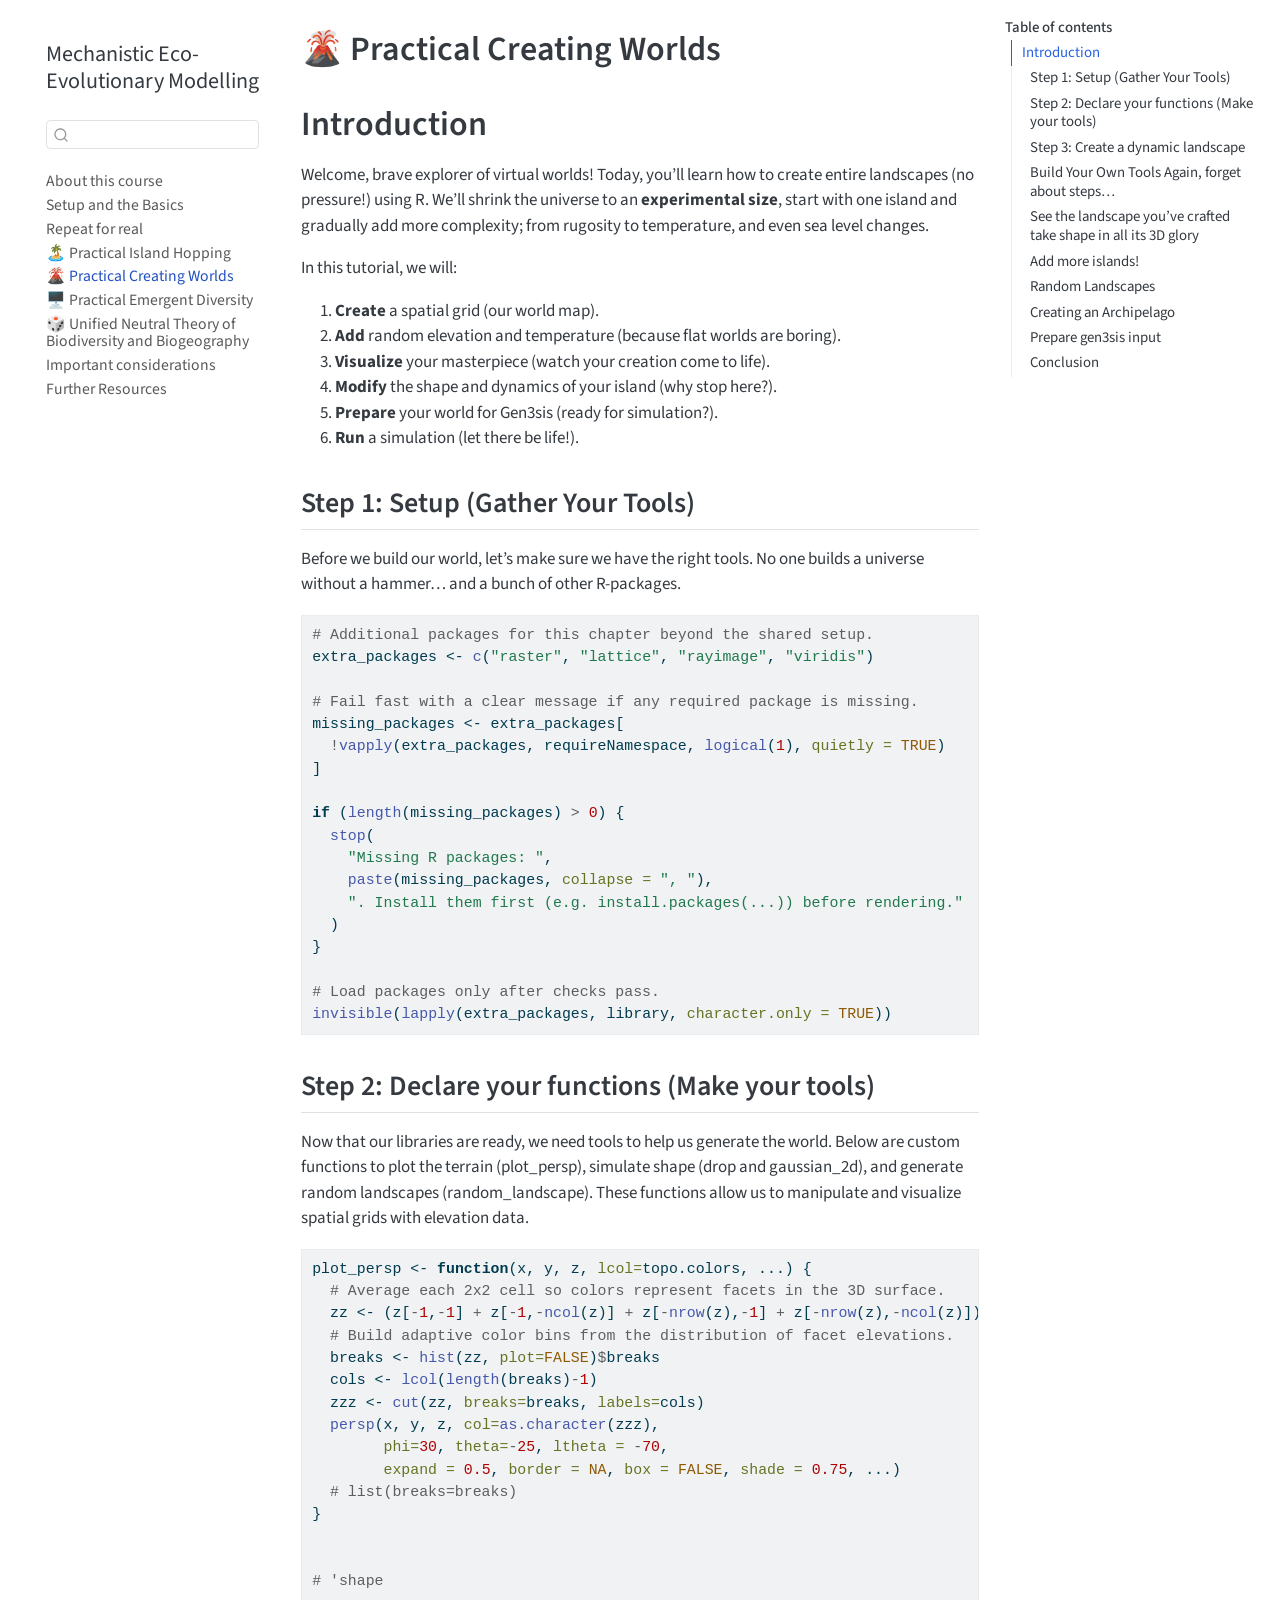
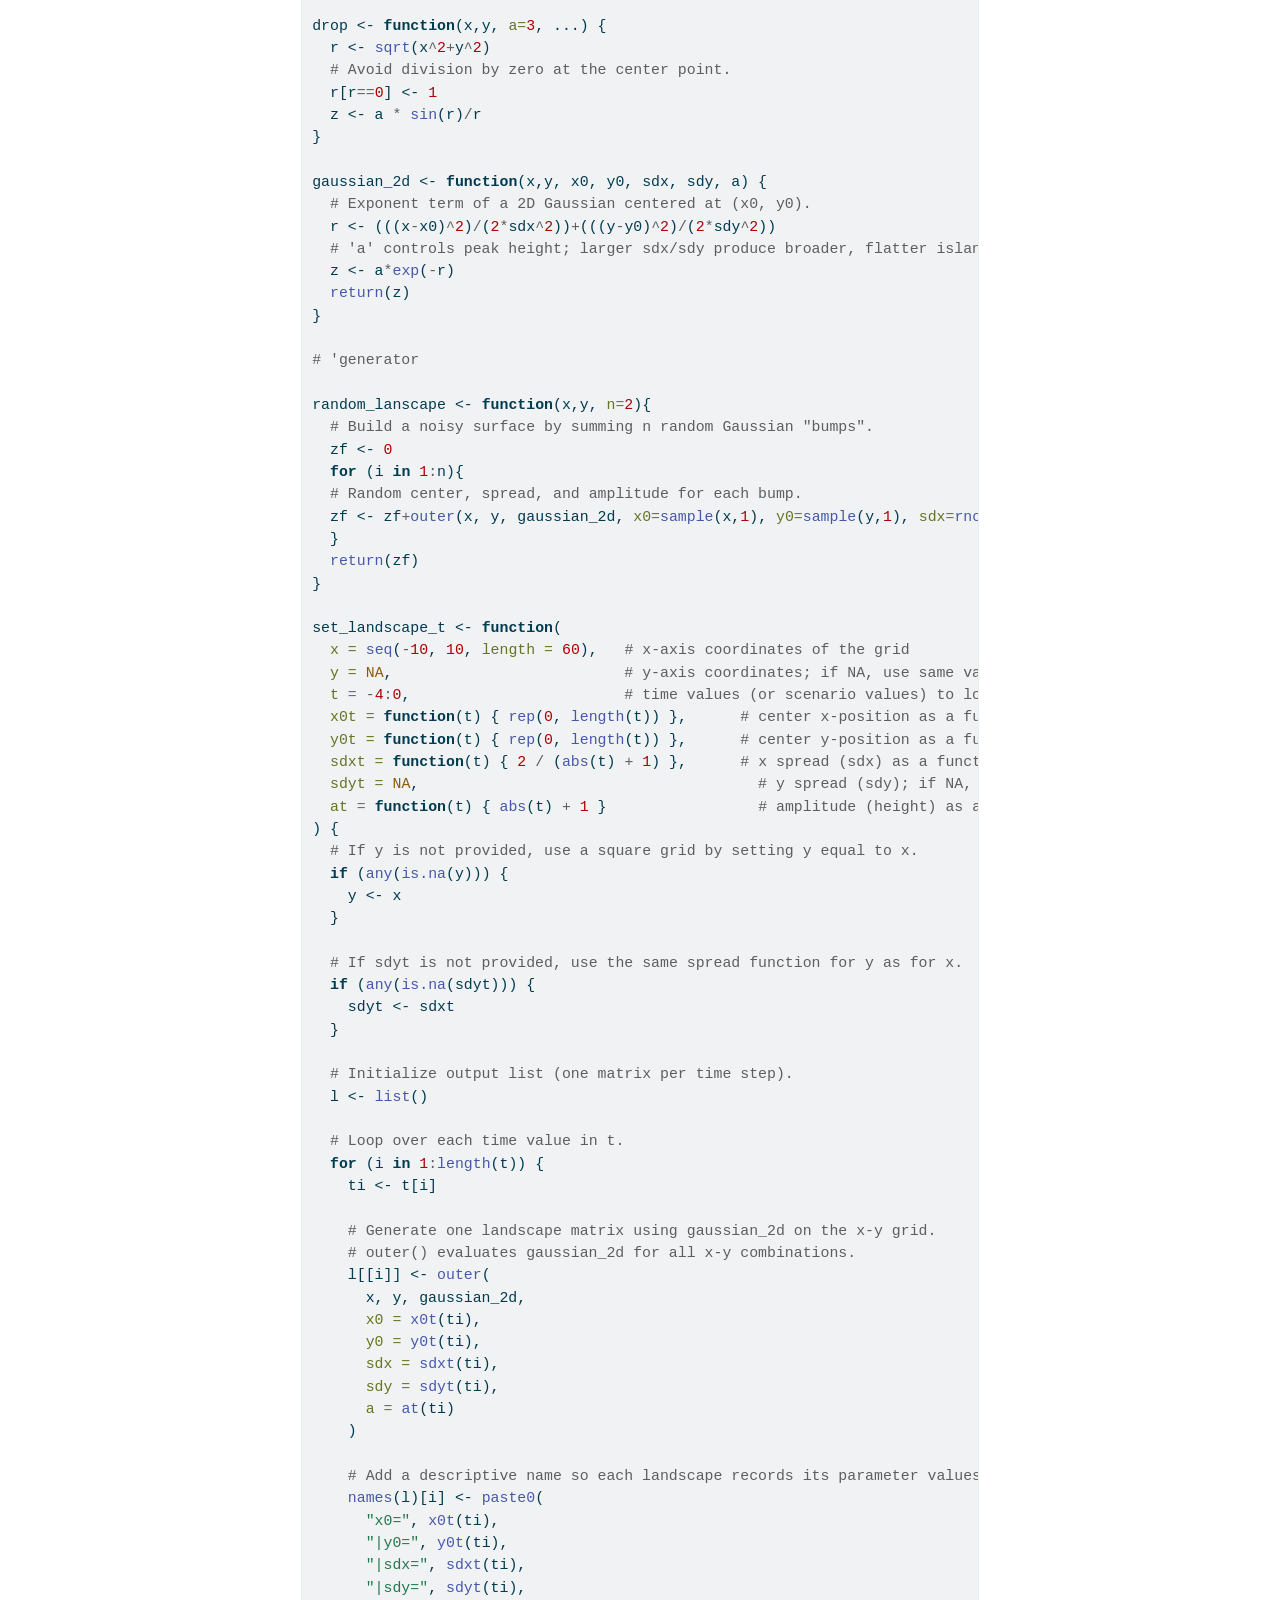
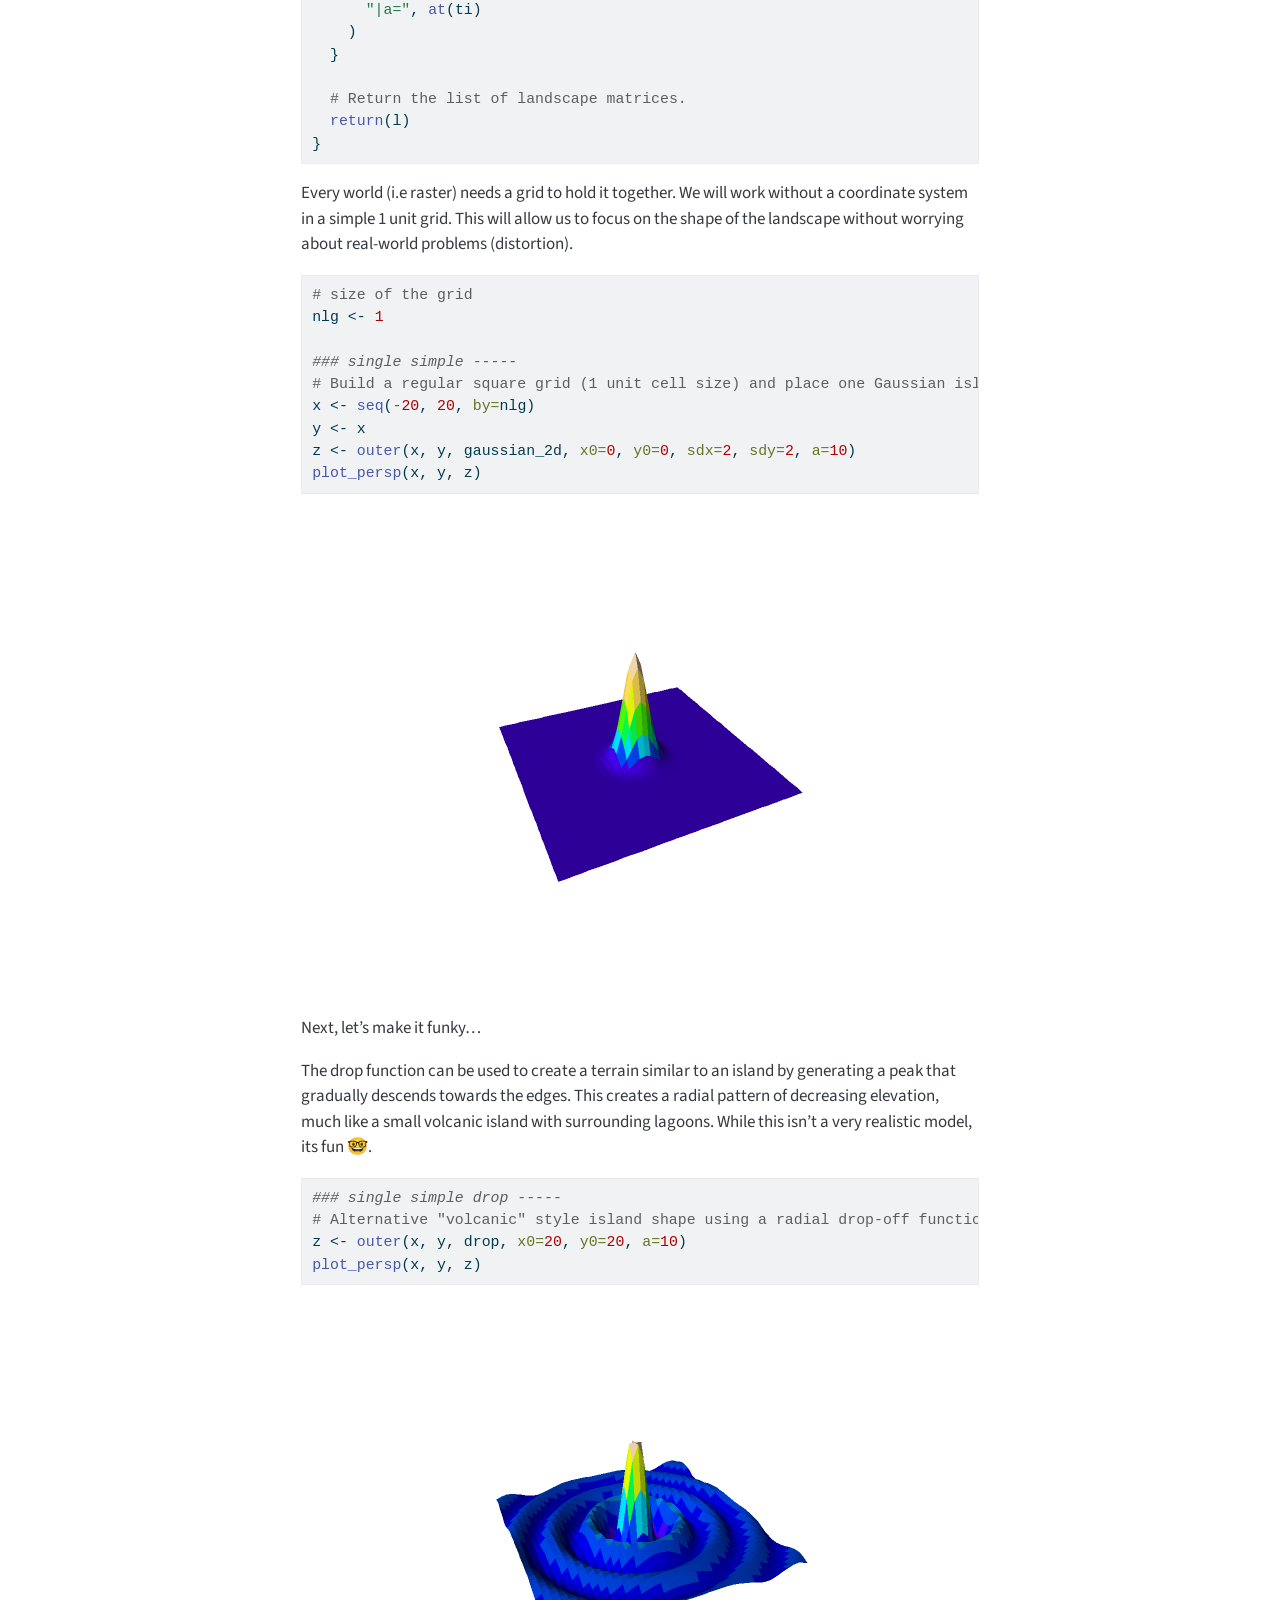
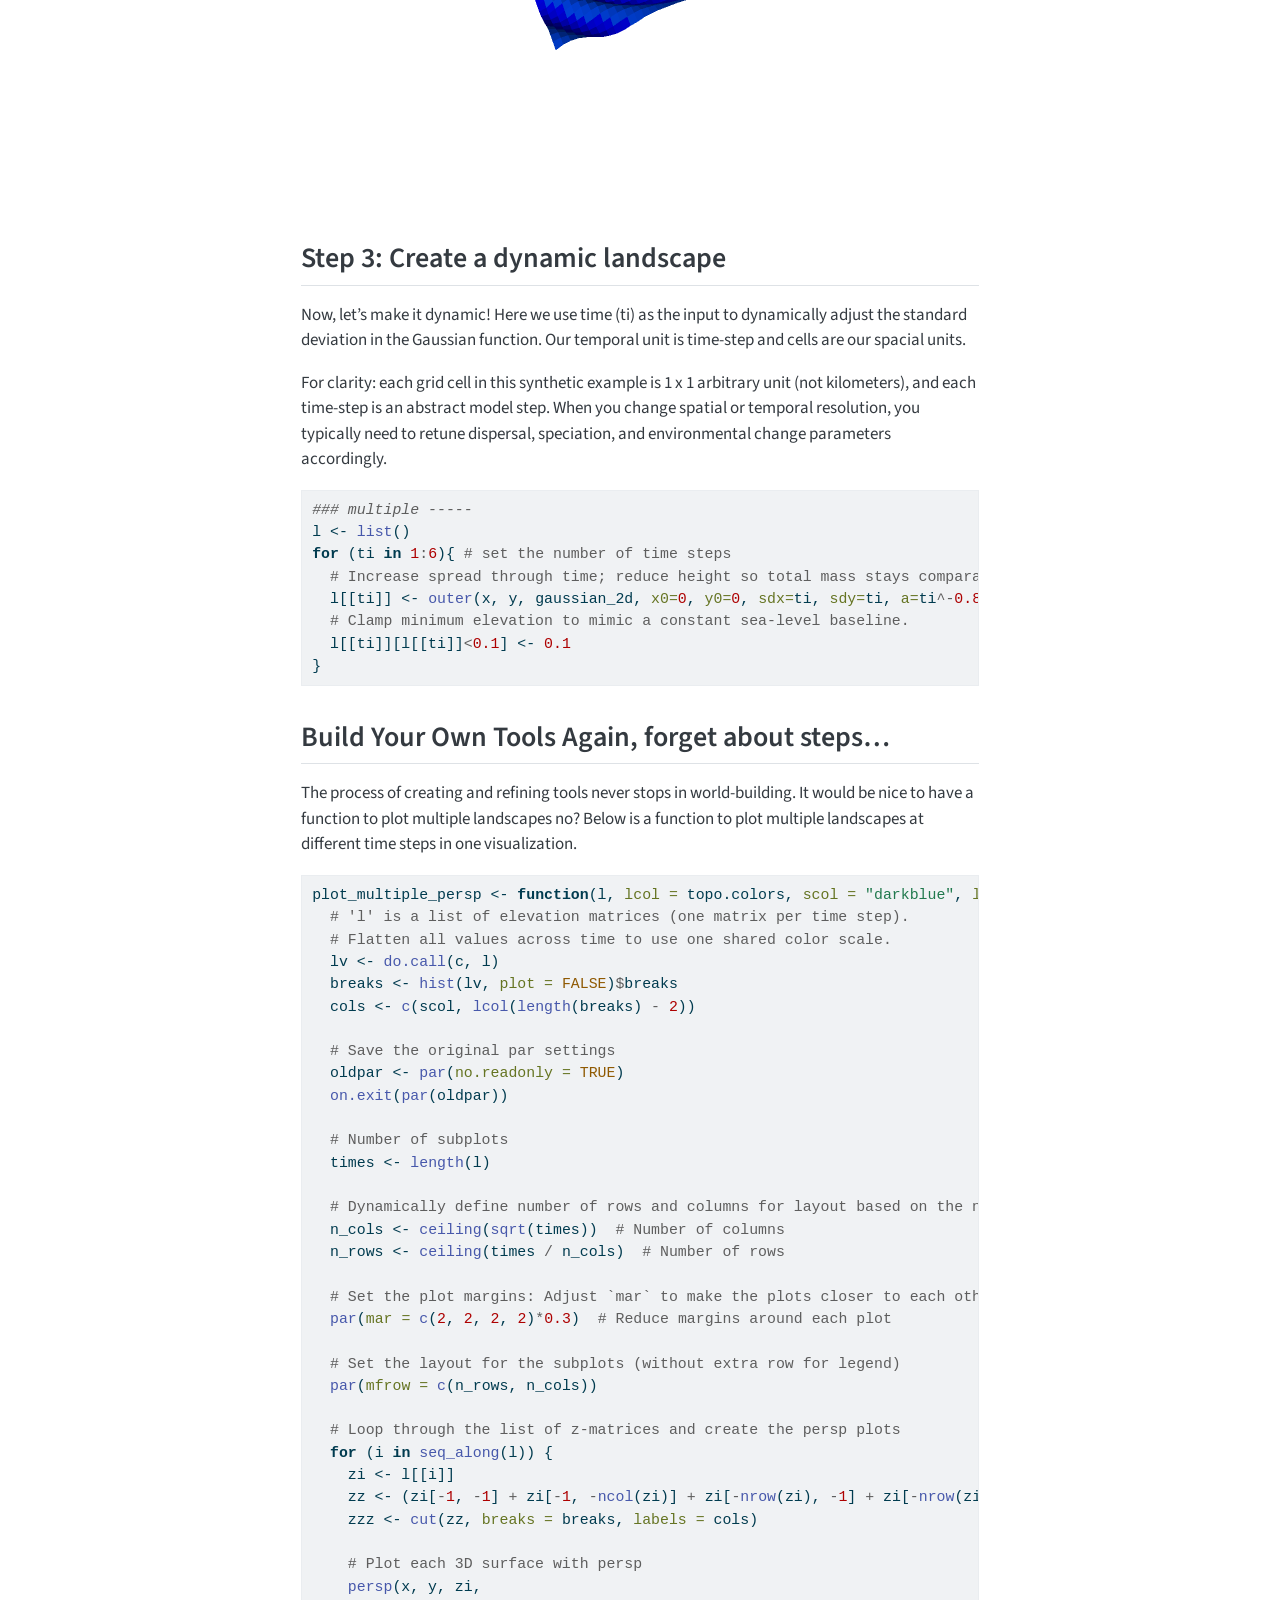
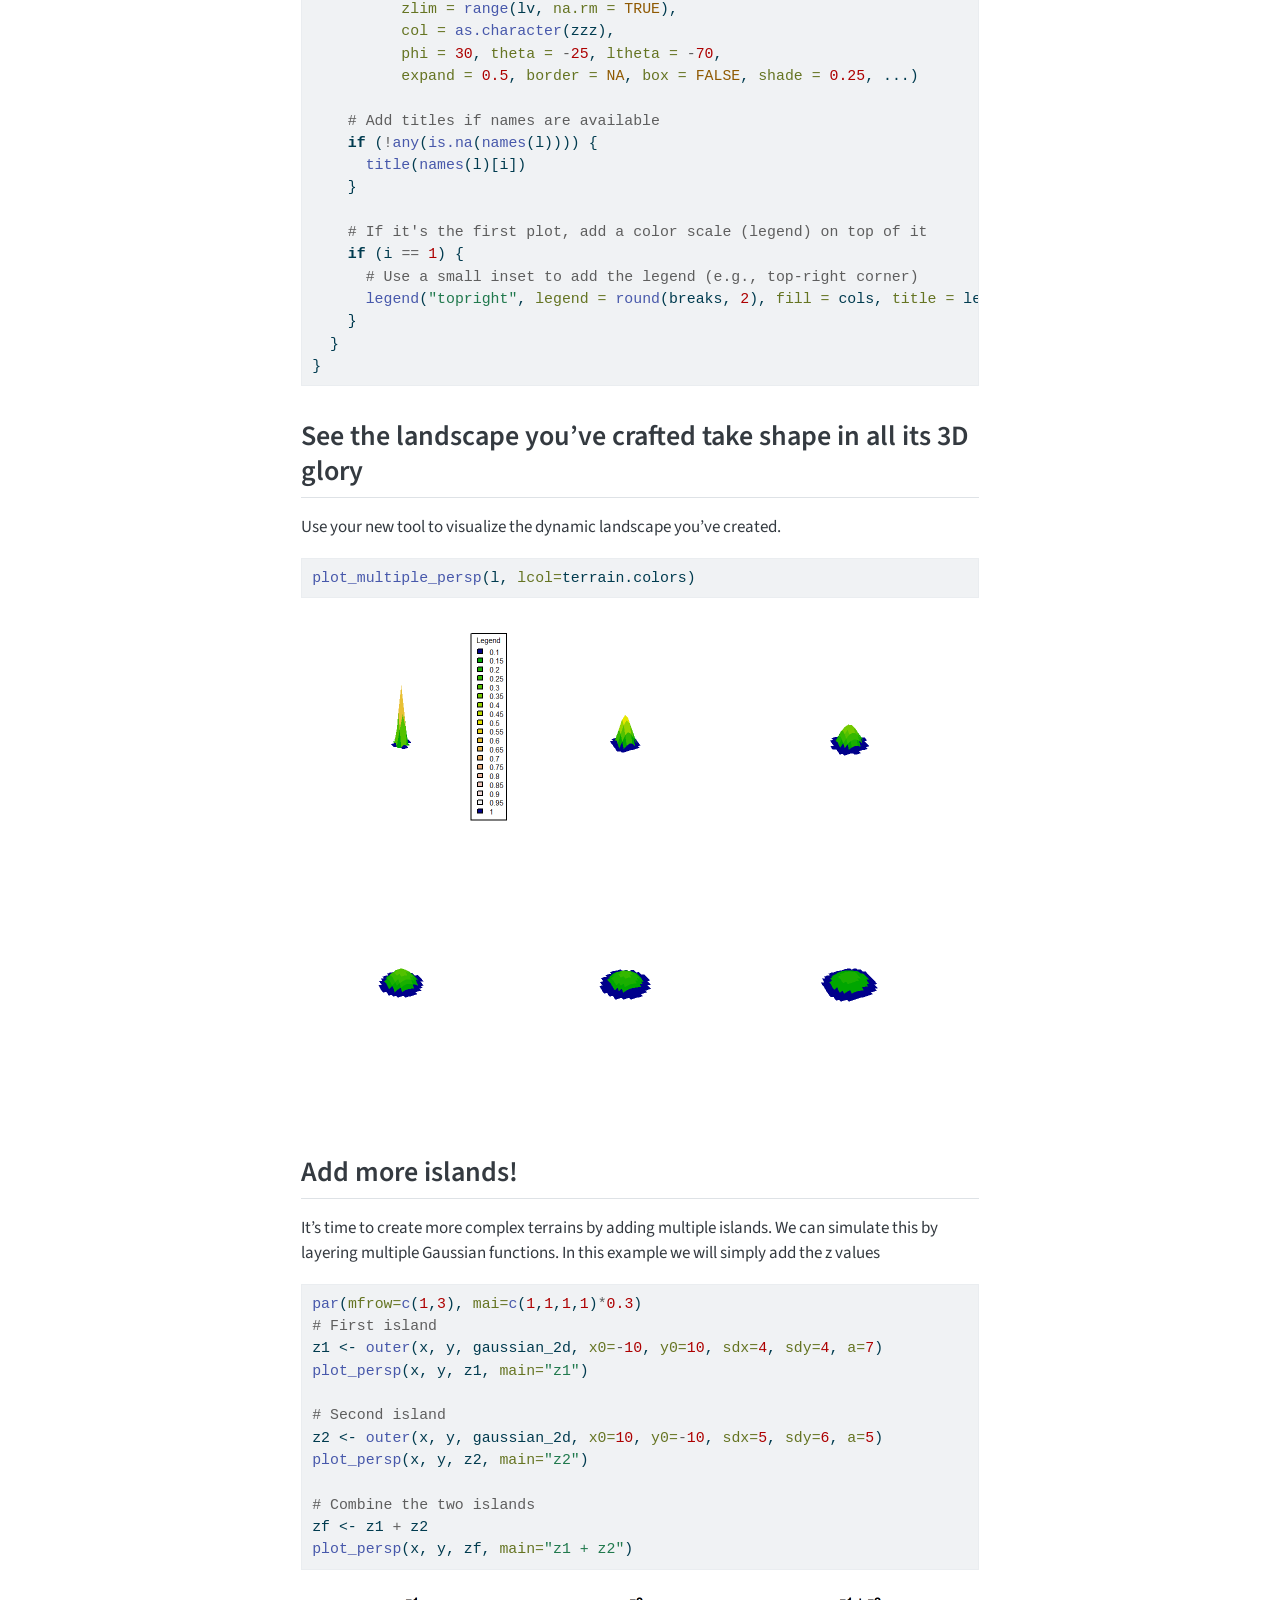
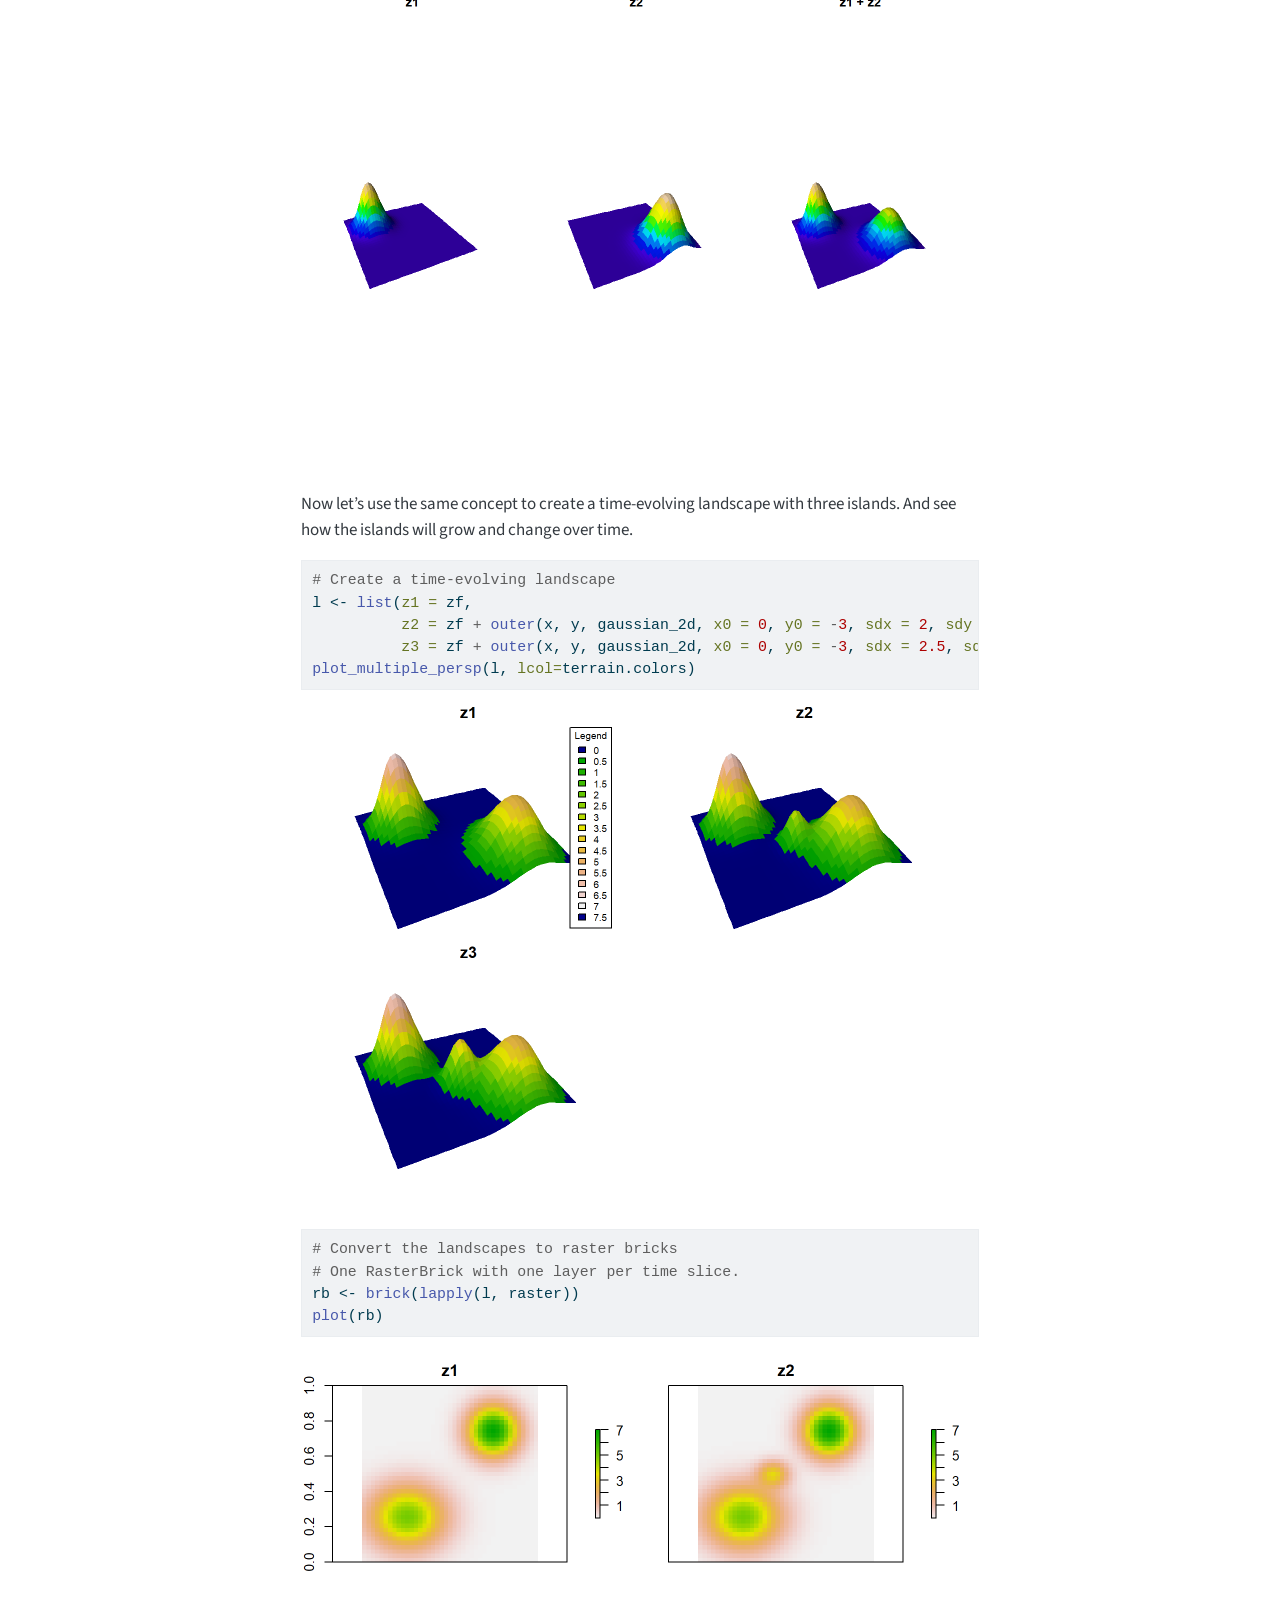
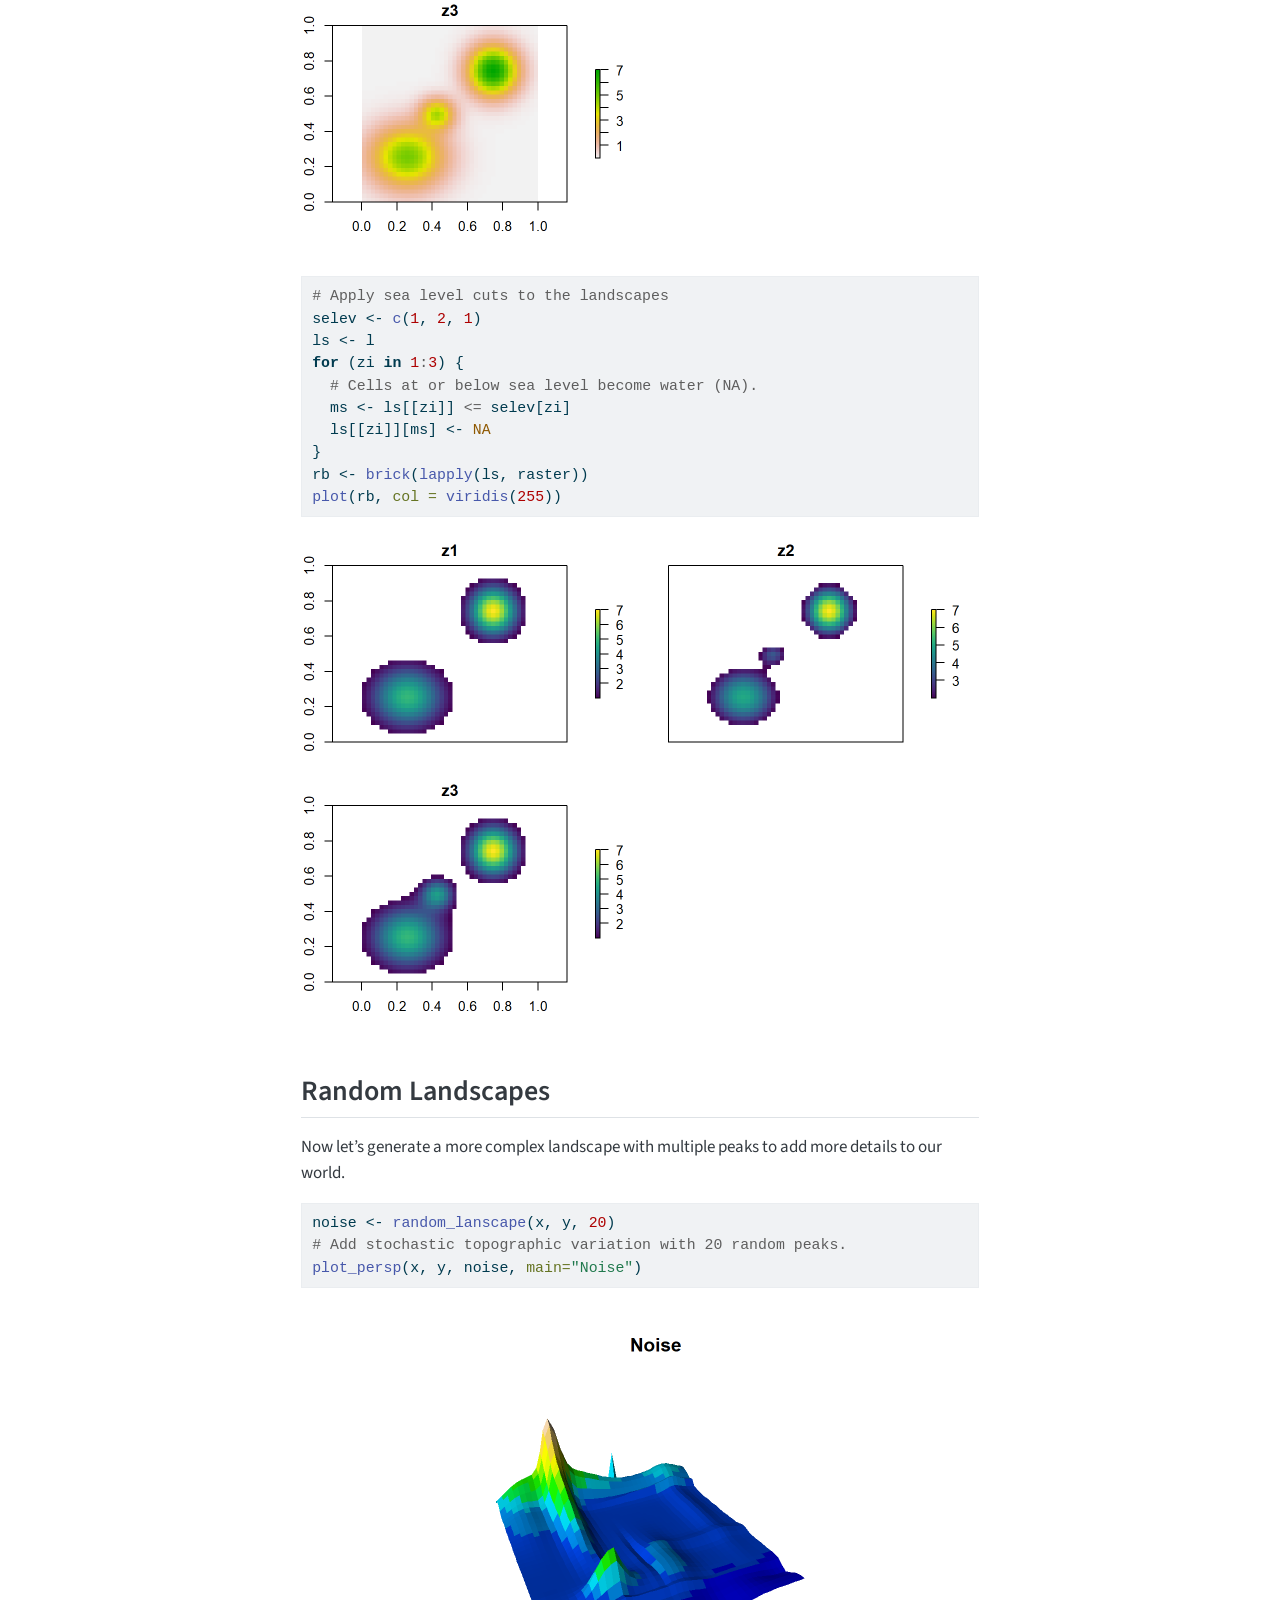
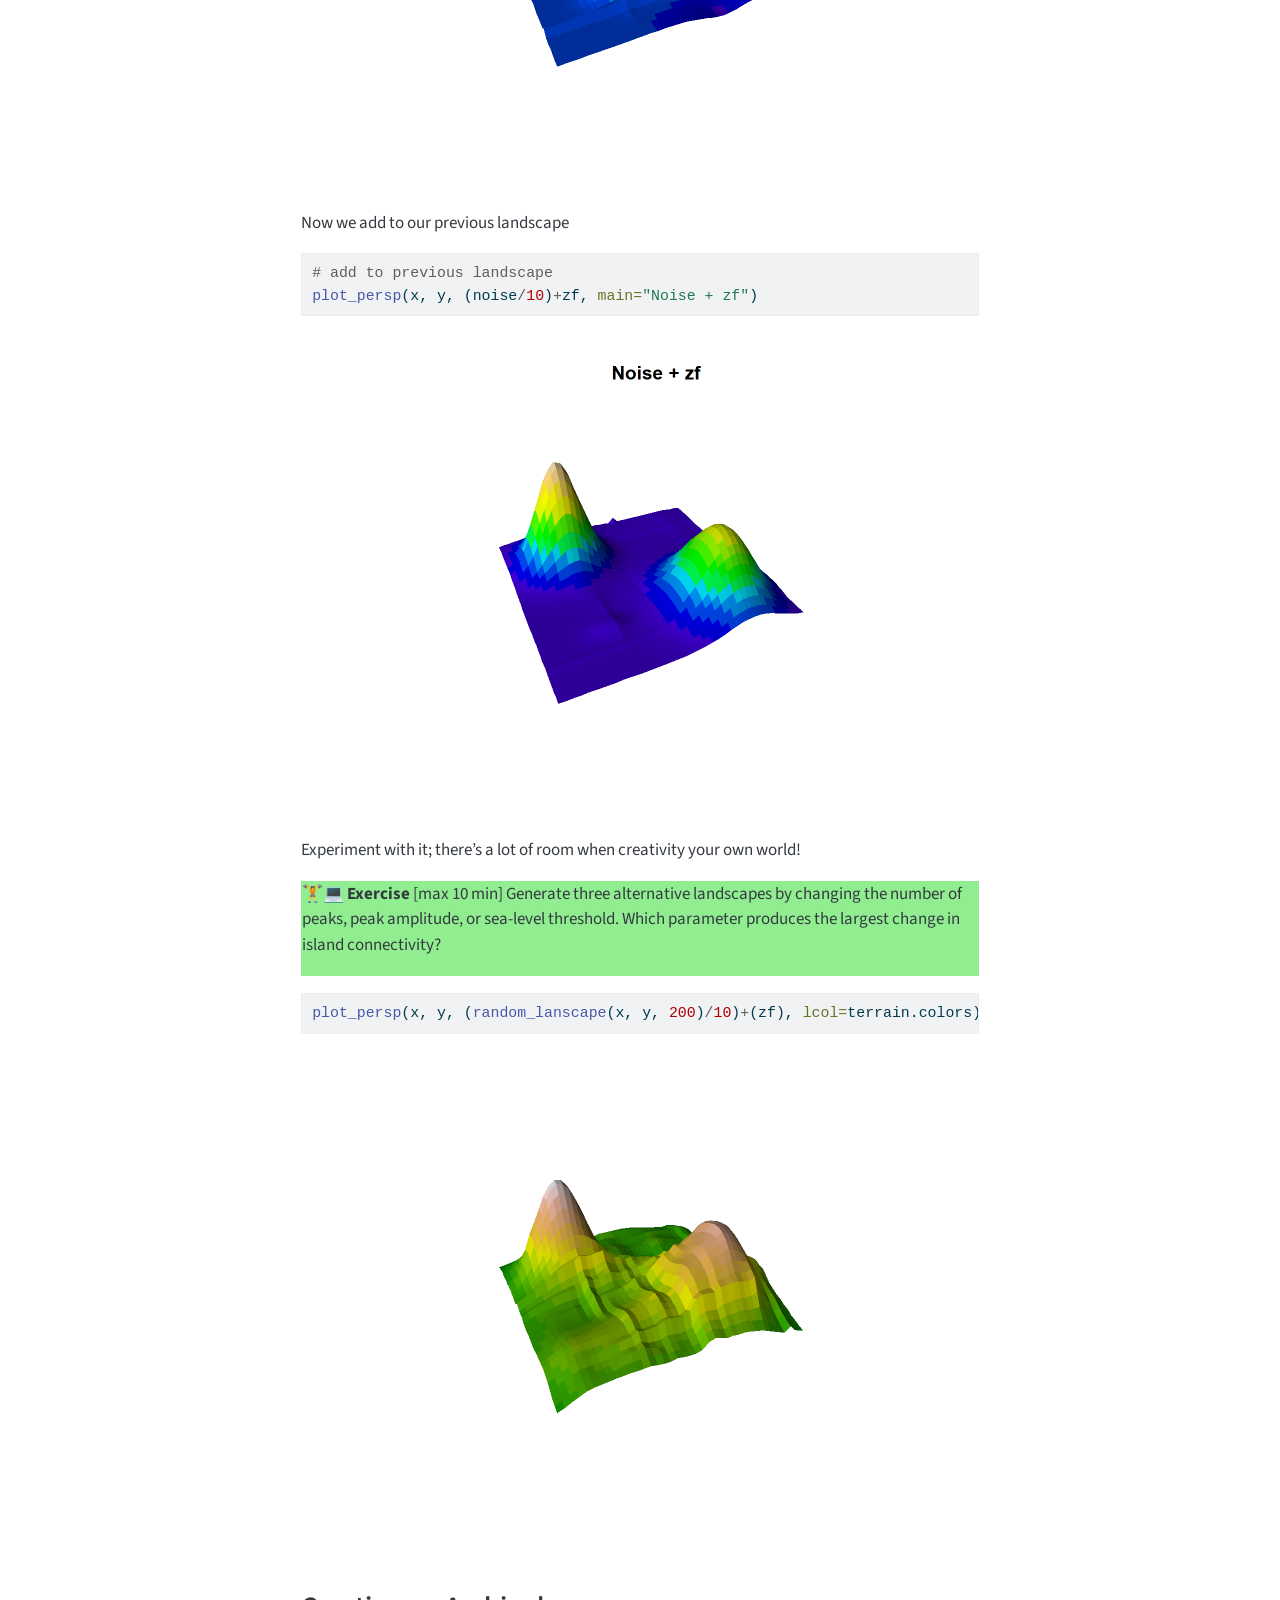
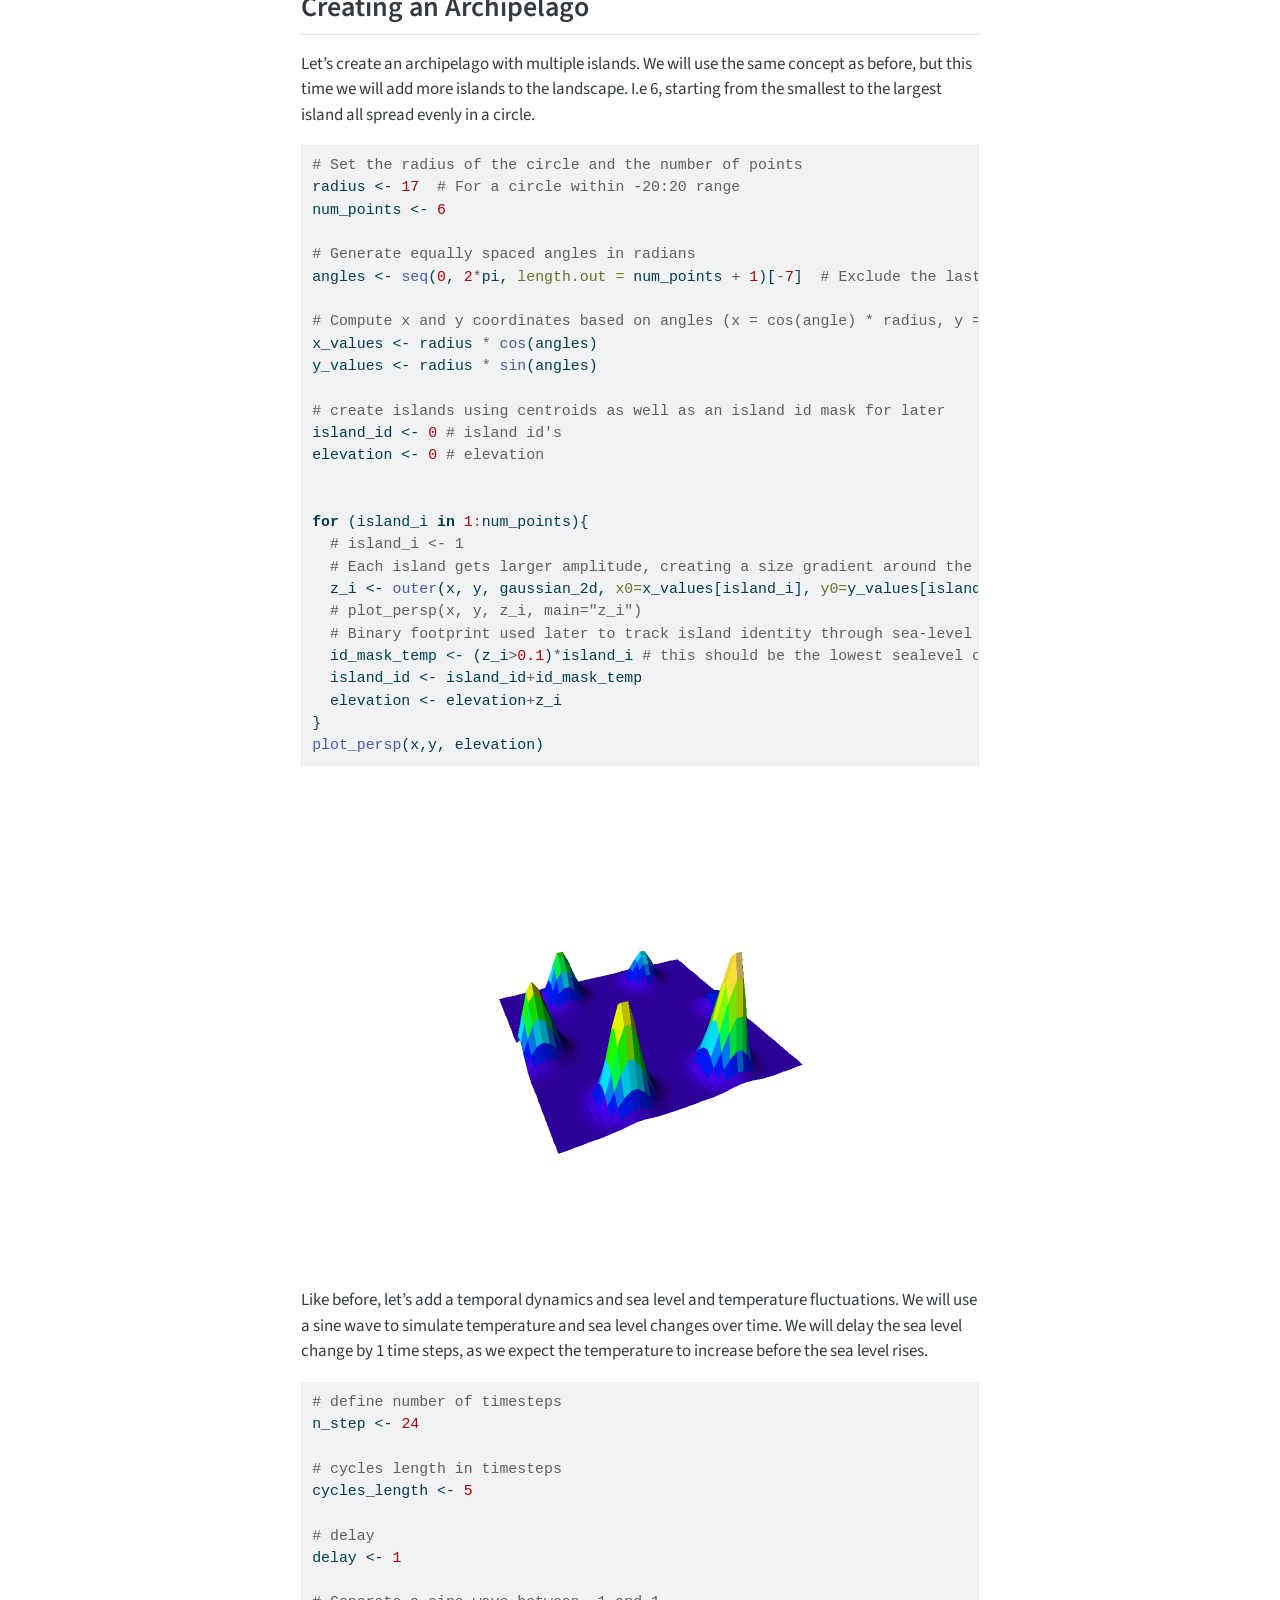
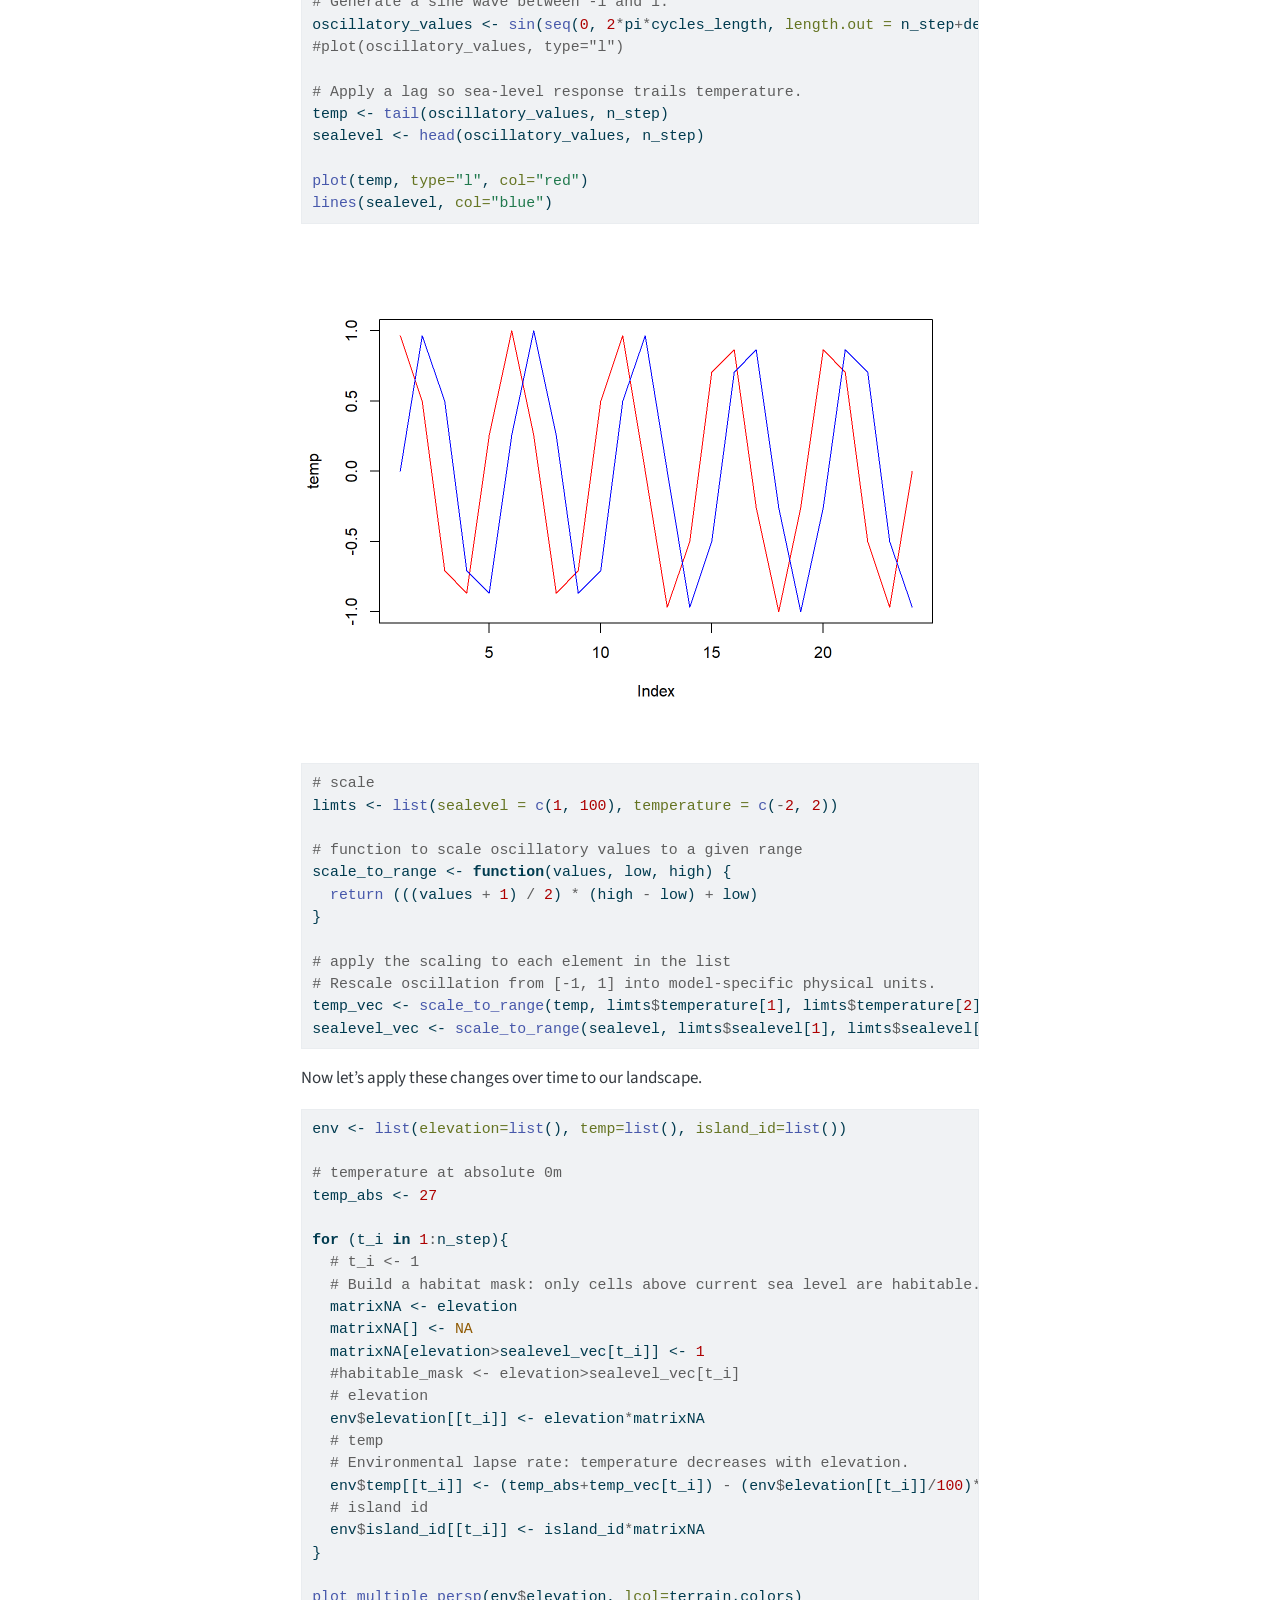
<file: docs/prac_landscapes.html>
<!DOCTYPE html>
<html xmlns="http://www.w3.org/1999/xhtml" lang="en" xml:lang="en"><head>

<meta charset="utf-8">
<meta name="generator" content="quarto-1.8.25">

<meta name="viewport" content="width=device-width, initial-scale=1.0, user-scalable=yes">


<title>🌋 Practical Creating Worlds – Mechanistic Eco-Evolutionary Modelling</title>
<style>
code{white-space: pre-wrap;}
span.smallcaps{font-variant: small-caps;}
div.columns{display: flex; gap: min(4vw, 1.5em);}
div.column{flex: auto; overflow-x: auto;}
div.hanging-indent{margin-left: 1.5em; text-indent: -1.5em;}
ul.task-list{list-style: none;}
ul.task-list li input[type="checkbox"] {
  width: 0.8em;
  margin: 0 0.8em 0.2em -1em; /* quarto-specific, see https://github.com/quarto-dev/quarto-cli/issues/4556 */ 
  vertical-align: middle;
}
/* CSS for syntax highlighting */
html { -webkit-text-size-adjust: 100%; }
pre > code.sourceCode { white-space: pre; position: relative; }
pre > code.sourceCode > span { display: inline-block; line-height: 1.25; }
pre > code.sourceCode > span:empty { height: 1.2em; }
.sourceCode { overflow: visible; }
code.sourceCode > span { color: inherit; text-decoration: inherit; }
div.sourceCode { margin: 1em 0; }
pre.sourceCode { margin: 0; }
@media screen {
div.sourceCode { overflow: auto; }
}
@media print {
pre > code.sourceCode { white-space: pre-wrap; }
pre > code.sourceCode > span { text-indent: -5em; padding-left: 5em; }
}
pre.numberSource code
  { counter-reset: source-line 0; }
pre.numberSource code > span
  { position: relative; left: -4em; counter-increment: source-line; }
pre.numberSource code > span > a:first-child::before
  { content: counter(source-line);
    position: relative; left: -1em; text-align: right; vertical-align: baseline;
    border: none; display: inline-block;
    -webkit-touch-callout: none; -webkit-user-select: none;
    -khtml-user-select: none; -moz-user-select: none;
    -ms-user-select: none; user-select: none;
    padding: 0 4px; width: 4em;
  }
pre.numberSource { margin-left: 3em;  padding-left: 4px; }
div.sourceCode
  {   }
@media screen {
pre > code.sourceCode > span > a:first-child::before { text-decoration: underline; }
}
</style>


<script src="site_libs/quarto-nav/quarto-nav.js"></script>
<script src="site_libs/quarto-nav/headroom.min.js"></script>
<script src="site_libs/clipboard/clipboard.min.js"></script>
<script src="site_libs/quarto-search/autocomplete.umd.js"></script>
<script src="site_libs/quarto-search/fuse.min.js"></script>
<script src="site_libs/quarto-search/quarto-search.js"></script>
<meta name="quarto:offset" content="./">
<link href="./prac_outputs.html" rel="next">
<link href="./prac_islands.html" rel="prev">
<script src="site_libs/quarto-html/quarto.js" type="module"></script>
<script src="site_libs/quarto-html/tabsets/tabsets.js" type="module"></script>
<script src="site_libs/quarto-html/axe/axe-check.js" type="module"></script>
<script src="site_libs/quarto-html/popper.min.js"></script>
<script src="site_libs/quarto-html/tippy.umd.min.js"></script>
<script src="site_libs/quarto-html/anchor.min.js"></script>
<link href="site_libs/quarto-html/tippy.css" rel="stylesheet">
<link href="site_libs/quarto-html/quarto-syntax-highlighting-7b89279ff1a6dce999919e0e67d4d9ec.css" rel="stylesheet" id="quarto-text-highlighting-styles">
<script src="site_libs/bootstrap/bootstrap.min.js"></script>
<link href="site_libs/bootstrap/bootstrap-icons.css" rel="stylesheet">
<link href="site_libs/bootstrap/bootstrap-70a47bd5681a7291082a5b9f83d58762.min.css" rel="stylesheet" append-hash="true" id="quarto-bootstrap" data-mode="light">
<script id="quarto-search-options" type="application/json">{
  "location": "sidebar",
  "copy-button": false,
  "collapse-after": 3,
  "panel-placement": "start",
  "type": "textbox",
  "limit": 50,
  "keyboard-shortcut": [
    "f",
    "/",
    "s"
  ],
  "show-item-context": false,
  "language": {
    "search-no-results-text": "No results",
    "search-matching-documents-text": "matching documents",
    "search-copy-link-title": "Copy link to search",
    "search-hide-matches-text": "Hide additional matches",
    "search-more-match-text": "more match in this document",
    "search-more-matches-text": "more matches in this document",
    "search-clear-button-title": "Clear",
    "search-text-placeholder": "",
    "search-detached-cancel-button-title": "Cancel",
    "search-submit-button-title": "Submit",
    "search-label": "Search"
  }
}</script>


</head>

<body class="nav-sidebar floating quarto-light">

<div id="quarto-search-results"></div>
  <header id="quarto-header" class="headroom fixed-top">
  <nav class="quarto-secondary-nav">
    <div class="container-fluid d-flex">
      <button type="button" class="quarto-btn-toggle btn" data-bs-toggle="collapse" role="button" data-bs-target=".quarto-sidebar-collapse-item" aria-controls="quarto-sidebar" aria-expanded="false" aria-label="Toggle sidebar navigation" onclick="if (window.quartoToggleHeadroom) { window.quartoToggleHeadroom(); }">
        <i class="bi bi-layout-text-sidebar-reverse"></i>
      </button>
        <nav class="quarto-page-breadcrumbs" aria-label="breadcrumb"><ol class="breadcrumb"><li class="breadcrumb-item"><a href="./prac_landscapes.html"><span class="chapter-title">🌋 Practical Creating Worlds</span></a></li></ol></nav>
        <a class="flex-grow-1" role="navigation" data-bs-toggle="collapse" data-bs-target=".quarto-sidebar-collapse-item" aria-controls="quarto-sidebar" aria-expanded="false" aria-label="Toggle sidebar navigation" onclick="if (window.quartoToggleHeadroom) { window.quartoToggleHeadroom(); }">      
        </a>
      <button type="button" class="btn quarto-search-button" aria-label="Search" onclick="window.quartoOpenSearch();">
        <i class="bi bi-search"></i>
      </button>
    </div>
  </nav>
</header>
<!-- content -->
<div id="quarto-content" class="quarto-container page-columns page-rows-contents page-layout-article">
<!-- sidebar -->
  <nav id="quarto-sidebar" class="sidebar collapse collapse-horizontal quarto-sidebar-collapse-item sidebar-navigation floating overflow-auto">
    <div class="pt-lg-2 mt-2 text-left sidebar-header sidebar-header-stacked">
      <a href="./index.html" class="sidebar-logo-link">
      </a>
    <div class="sidebar-title mb-0 py-0">
      <a href="./">Mechanistic Eco-Evolutionary Modelling</a> 
    </div>
      </div>
        <div class="mt-2 flex-shrink-0 align-items-center">
        <div class="sidebar-search">
        <div id="quarto-search" class="" title="Search"></div>
        </div>
        </div>
    <div class="sidebar-menu-container"> 
    <ul class="list-unstyled mt-1">
        <li class="sidebar-item">
  <div class="sidebar-item-container"> 
  <a href="./index.html" class="sidebar-item-text sidebar-link"><span class="chapter-title">About this course</span></a>
  </div>
</li>
        <li class="sidebar-item">
  <div class="sidebar-item-container"> 
  <a href="./setup.html" class="sidebar-item-text sidebar-link"><span class="chapter-title">Setup and the Basics</span></a>
  </div>
</li>
        <li class="sidebar-item">
  <div class="sidebar-item-container"> 
  <a href="./repeat_real.html" class="sidebar-item-text sidebar-link"><span class="chapter-title">Repeat for real</span></a>
  </div>
</li>
        <li class="sidebar-item">
  <div class="sidebar-item-container"> 
  <a href="./prac_islands.html" class="sidebar-item-text sidebar-link"><span class="chapter-title">🏝️ Practical Island Hopping</span></a>
  </div>
</li>
        <li class="sidebar-item">
  <div class="sidebar-item-container"> 
  <a href="./prac_landscapes.html" class="sidebar-item-text sidebar-link active"><span class="chapter-title">🌋 Practical Creating Worlds</span></a>
  </div>
</li>
        <li class="sidebar-item">
  <div class="sidebar-item-container"> 
  <a href="./prac_outputs.html" class="sidebar-item-text sidebar-link"><span class="chapter-title">🖥️ Practical Emergent Diversity</span></a>
  </div>
</li>
        <li class="sidebar-item">
  <div class="sidebar-item-container"> 
  <a href="./prac_untbb.html" class="sidebar-item-text sidebar-link"><span class="chapter-title">🎲 Unified Neutral Theory of Biodiversity and Biogeography</span></a>
  </div>
</li>
        <li class="sidebar-item">
  <div class="sidebar-item-container"> 
  <a href="./considerations.html" class="sidebar-item-text sidebar-link"><span class="chapter-title">Important considerations</span></a>
  </div>
</li>
        <li class="sidebar-item">
  <div class="sidebar-item-container"> 
  <a href="./resources.html" class="sidebar-item-text sidebar-link"><span class="chapter-title">Further Resources</span></a>
  </div>
</li>
    </ul>
    </div>
</nav>
<div id="quarto-sidebar-glass" class="quarto-sidebar-collapse-item" data-bs-toggle="collapse" data-bs-target=".quarto-sidebar-collapse-item"></div>
<!-- margin-sidebar -->
    <div id="quarto-margin-sidebar" class="sidebar margin-sidebar">
        <nav id="TOC" role="doc-toc" class="toc-active">
    <h2 id="toc-title">Table of contents</h2>
   
  <ul>
  <li><a href="#introduction" id="toc-introduction" class="nav-link active" data-scroll-target="#introduction">Introduction</a>
  <ul class="collapse">
  <li><a href="#step-1-setup-gather-your-tools" id="toc-step-1-setup-gather-your-tools" class="nav-link" data-scroll-target="#step-1-setup-gather-your-tools">Step 1: Setup (Gather Your Tools)</a></li>
  <li><a href="#step-2-declare-your-functions-make-your-tools" id="toc-step-2-declare-your-functions-make-your-tools" class="nav-link" data-scroll-target="#step-2-declare-your-functions-make-your-tools">Step 2: Declare your functions (Make your tools)</a></li>
  <li><a href="#step-3-create-a-dynamic-landscape" id="toc-step-3-create-a-dynamic-landscape" class="nav-link" data-scroll-target="#step-3-create-a-dynamic-landscape">Step 3: Create a dynamic landscape</a></li>
  <li><a href="#build-your-own-tools-again-forget-about-steps" id="toc-build-your-own-tools-again-forget-about-steps" class="nav-link" data-scroll-target="#build-your-own-tools-again-forget-about-steps">Build Your Own Tools Again, forget about steps…</a></li>
  <li><a href="#see-the-landscape-youve-crafted-take-shape-in-all-its-3d-glory" id="toc-see-the-landscape-youve-crafted-take-shape-in-all-its-3d-glory" class="nav-link" data-scroll-target="#see-the-landscape-youve-crafted-take-shape-in-all-its-3d-glory">See the landscape you’ve crafted take shape in all its 3D glory</a></li>
  <li><a href="#add-more-islands" id="toc-add-more-islands" class="nav-link" data-scroll-target="#add-more-islands">Add more islands!</a></li>
  <li><a href="#random-landscapes" id="toc-random-landscapes" class="nav-link" data-scroll-target="#random-landscapes">Random Landscapes</a></li>
  <li><a href="#creating-an-archipelago" id="toc-creating-an-archipelago" class="nav-link" data-scroll-target="#creating-an-archipelago">Creating an Archipelago</a></li>
  <li><a href="#prepare-gen3sis-input" id="toc-prepare-gen3sis-input" class="nav-link" data-scroll-target="#prepare-gen3sis-input">Prepare gen3sis input</a></li>
  <li><a href="#conclusion" id="toc-conclusion" class="nav-link" data-scroll-target="#conclusion">Conclusion</a></li>
  </ul></li>
  </ul>
</nav>
    </div>
<!-- main -->
<main class="content" id="quarto-document-content">

<header id="title-block-header" class="quarto-title-block default">
<div class="quarto-title">
<h1 class="title"><span class="chapter-title">🌋 Practical Creating Worlds</span></h1>
</div>



<div class="quarto-title-meta">

    
  
    
  </div>
  


</header>


<section id="introduction" class="level1 unnumbered">
<h1 class="unnumbered">Introduction</h1>
<p>Welcome, brave explorer of virtual worlds! Today, you’ll learn how to create entire landscapes (no pressure!) using R. We’ll shrink the universe to an <strong>experimental size</strong>, start with one island and gradually add more complexity; from rugosity to temperature, and even sea level changes.</p>
<p>In this tutorial, we will:</p>
<ol type="1">
<li><strong>Create</strong> a spatial grid (our world map).</li>
<li><strong>Add</strong> random elevation and temperature (because flat worlds are boring).</li>
<li><strong>Visualize</strong> your masterpiece (watch your creation come to life).</li>
<li><strong>Modify</strong> the shape and dynamics of your island (why stop here?).</li>
<li><strong>Prepare</strong> your world for Gen3sis (ready for simulation?).</li>
<li><strong>Run</strong> a simulation (let there be life!).</li>
</ol>
<section id="step-1-setup-gather-your-tools" class="level2 unnumbered">
<h2 class="unnumbered anchored" data-anchor-id="step-1-setup-gather-your-tools">Step 1: Setup (Gather Your Tools)</h2>
<p>Before we build our world, let’s make sure we have the right tools. No one builds a universe without a hammer… and a bunch of other R-packages.</p>
<div class="cell">
<div class="code-copy-outer-scaffold"><div class="sourceCode cell-code" id="cb1"><pre class="sourceCode r code-with-copy"><code class="sourceCode r"><span id="cb1-1"><a href="#cb1-1" aria-hidden="true" tabindex="-1"></a><span class="co"># Additional packages for this chapter beyond the shared setup.</span></span>
<span id="cb1-2"><a href="#cb1-2" aria-hidden="true" tabindex="-1"></a>extra_packages <span class="ot">&lt;-</span> <span class="fu">c</span>(<span class="st">"raster"</span>, <span class="st">"lattice"</span>, <span class="st">"rayimage"</span>, <span class="st">"viridis"</span>)</span>
<span id="cb1-3"><a href="#cb1-3" aria-hidden="true" tabindex="-1"></a></span>
<span id="cb1-4"><a href="#cb1-4" aria-hidden="true" tabindex="-1"></a><span class="co"># Fail fast with a clear message if any required package is missing.</span></span>
<span id="cb1-5"><a href="#cb1-5" aria-hidden="true" tabindex="-1"></a>missing_packages <span class="ot">&lt;-</span> extra_packages[</span>
<span id="cb1-6"><a href="#cb1-6" aria-hidden="true" tabindex="-1"></a>  <span class="sc">!</span><span class="fu">vapply</span>(extra_packages, requireNamespace, <span class="fu">logical</span>(<span class="dv">1</span>), <span class="at">quietly =</span> <span class="cn">TRUE</span>)</span>
<span id="cb1-7"><a href="#cb1-7" aria-hidden="true" tabindex="-1"></a>]</span>
<span id="cb1-8"><a href="#cb1-8" aria-hidden="true" tabindex="-1"></a></span>
<span id="cb1-9"><a href="#cb1-9" aria-hidden="true" tabindex="-1"></a><span class="cf">if</span> (<span class="fu">length</span>(missing_packages) <span class="sc">&gt;</span> <span class="dv">0</span>) {</span>
<span id="cb1-10"><a href="#cb1-10" aria-hidden="true" tabindex="-1"></a>  <span class="fu">stop</span>(</span>
<span id="cb1-11"><a href="#cb1-11" aria-hidden="true" tabindex="-1"></a>    <span class="st">"Missing R packages: "</span>,</span>
<span id="cb1-12"><a href="#cb1-12" aria-hidden="true" tabindex="-1"></a>    <span class="fu">paste</span>(missing_packages, <span class="at">collapse =</span> <span class="st">", "</span>),</span>
<span id="cb1-13"><a href="#cb1-13" aria-hidden="true" tabindex="-1"></a>    <span class="st">". Install them first (e.g. install.packages(...)) before rendering."</span></span>
<span id="cb1-14"><a href="#cb1-14" aria-hidden="true" tabindex="-1"></a>  )</span>
<span id="cb1-15"><a href="#cb1-15" aria-hidden="true" tabindex="-1"></a>}</span>
<span id="cb1-16"><a href="#cb1-16" aria-hidden="true" tabindex="-1"></a></span>
<span id="cb1-17"><a href="#cb1-17" aria-hidden="true" tabindex="-1"></a><span class="co"># Load packages only after checks pass.</span></span>
<span id="cb1-18"><a href="#cb1-18" aria-hidden="true" tabindex="-1"></a><span class="fu">invisible</span>(<span class="fu">lapply</span>(extra_packages, library, <span class="at">character.only =</span> <span class="cn">TRUE</span>))</span></code></pre></div><button title="Copy to Clipboard" class="code-copy-button"><i class="bi"></i></button></div>
</div>
</section>
<section id="step-2-declare-your-functions-make-your-tools" class="level2 unnumbered">
<h2 class="unnumbered anchored" data-anchor-id="step-2-declare-your-functions-make-your-tools">Step 2: Declare your functions (Make your tools)</h2>
<p>Now that our libraries are ready, we need tools to help us generate the world. Below are custom functions to plot the terrain (plot_persp), simulate shape (drop and gaussian_2d), and generate random landscapes (random_landscape). These functions allow us to manipulate and visualize spatial grids with elevation data.</p>
<div class="cell">
<div class="code-copy-outer-scaffold"><div class="sourceCode cell-code" id="cb2"><pre class="sourceCode r code-with-copy"><code class="sourceCode r"><span id="cb2-1"><a href="#cb2-1" aria-hidden="true" tabindex="-1"></a>plot_persp <span class="ot">&lt;-</span> <span class="cf">function</span>(x, y, z, <span class="at">lcol=</span>topo.colors, ...) {</span>
<span id="cb2-2"><a href="#cb2-2" aria-hidden="true" tabindex="-1"></a>  <span class="co"># Average each 2x2 cell so colors represent facets in the 3D surface.</span></span>
<span id="cb2-3"><a href="#cb2-3" aria-hidden="true" tabindex="-1"></a>  zz <span class="ot">&lt;-</span> (z[<span class="sc">-</span><span class="dv">1</span>,<span class="sc">-</span><span class="dv">1</span>] <span class="sc">+</span> z[<span class="sc">-</span><span class="dv">1</span>,<span class="sc">-</span><span class="fu">ncol</span>(z)] <span class="sc">+</span> z[<span class="sc">-</span><span class="fu">nrow</span>(z),<span class="sc">-</span><span class="dv">1</span>] <span class="sc">+</span> z[<span class="sc">-</span><span class="fu">nrow</span>(z),<span class="sc">-</span><span class="fu">ncol</span>(z)])<span class="sc">/</span><span class="dv">4</span></span>
<span id="cb2-4"><a href="#cb2-4" aria-hidden="true" tabindex="-1"></a>  <span class="co"># Build adaptive color bins from the distribution of facet elevations.</span></span>
<span id="cb2-5"><a href="#cb2-5" aria-hidden="true" tabindex="-1"></a>  breaks <span class="ot">&lt;-</span> <span class="fu">hist</span>(zz, <span class="at">plot=</span><span class="cn">FALSE</span>)<span class="sc">$</span>breaks</span>
<span id="cb2-6"><a href="#cb2-6" aria-hidden="true" tabindex="-1"></a>  cols <span class="ot">&lt;-</span> <span class="fu">lcol</span>(<span class="fu">length</span>(breaks)<span class="sc">-</span><span class="dv">1</span>)</span>
<span id="cb2-7"><a href="#cb2-7" aria-hidden="true" tabindex="-1"></a>  zzz <span class="ot">&lt;-</span> <span class="fu">cut</span>(zz, <span class="at">breaks=</span>breaks, <span class="at">labels=</span>cols)</span>
<span id="cb2-8"><a href="#cb2-8" aria-hidden="true" tabindex="-1"></a>  <span class="fu">persp</span>(x, y, z, <span class="at">col=</span><span class="fu">as.character</span>(zzz),</span>
<span id="cb2-9"><a href="#cb2-9" aria-hidden="true" tabindex="-1"></a>        <span class="at">phi=</span><span class="dv">30</span>, <span class="at">theta=</span><span class="sc">-</span><span class="dv">25</span>, <span class="at">ltheta =</span> <span class="sc">-</span><span class="dv">70</span>,</span>
<span id="cb2-10"><a href="#cb2-10" aria-hidden="true" tabindex="-1"></a>        <span class="at">expand =</span> <span class="fl">0.5</span>, <span class="at">border =</span> <span class="cn">NA</span>, <span class="at">box =</span> <span class="cn">FALSE</span>, <span class="at">shade =</span> <span class="fl">0.75</span>, ...)</span>
<span id="cb2-11"><a href="#cb2-11" aria-hidden="true" tabindex="-1"></a>  <span class="co"># list(breaks=breaks)</span></span>
<span id="cb2-12"><a href="#cb2-12" aria-hidden="true" tabindex="-1"></a>}</span>
<span id="cb2-13"><a href="#cb2-13" aria-hidden="true" tabindex="-1"></a></span>
<span id="cb2-14"><a href="#cb2-14" aria-hidden="true" tabindex="-1"></a></span>
<span id="cb2-15"><a href="#cb2-15" aria-hidden="true" tabindex="-1"></a><span class="co"># 'shape</span></span>
<span id="cb2-16"><a href="#cb2-16" aria-hidden="true" tabindex="-1"></a></span>
<span id="cb2-17"><a href="#cb2-17" aria-hidden="true" tabindex="-1"></a>drop <span class="ot">&lt;-</span> <span class="cf">function</span>(x,y, <span class="at">a=</span><span class="dv">3</span>, ...) { </span>
<span id="cb2-18"><a href="#cb2-18" aria-hidden="true" tabindex="-1"></a>  r <span class="ot">&lt;-</span> <span class="fu">sqrt</span>(x<span class="sc">^</span><span class="dv">2</span><span class="sc">+</span>y<span class="sc">^</span><span class="dv">2</span>)</span>
<span id="cb2-19"><a href="#cb2-19" aria-hidden="true" tabindex="-1"></a>  <span class="co"># Avoid division by zero at the center point.</span></span>
<span id="cb2-20"><a href="#cb2-20" aria-hidden="true" tabindex="-1"></a>  r[r<span class="sc">==</span><span class="dv">0</span>] <span class="ot">&lt;-</span> <span class="dv">1</span></span>
<span id="cb2-21"><a href="#cb2-21" aria-hidden="true" tabindex="-1"></a>  z <span class="ot">&lt;-</span> a <span class="sc">*</span> <span class="fu">sin</span>(r)<span class="sc">/</span>r </span>
<span id="cb2-22"><a href="#cb2-22" aria-hidden="true" tabindex="-1"></a>}</span>
<span id="cb2-23"><a href="#cb2-23" aria-hidden="true" tabindex="-1"></a></span>
<span id="cb2-24"><a href="#cb2-24" aria-hidden="true" tabindex="-1"></a>gaussian_2d <span class="ot">&lt;-</span> <span class="cf">function</span>(x,y, x0, y0, sdx, sdy, a) { </span>
<span id="cb2-25"><a href="#cb2-25" aria-hidden="true" tabindex="-1"></a>  <span class="co"># Exponent term of a 2D Gaussian centered at (x0, y0).</span></span>
<span id="cb2-26"><a href="#cb2-26" aria-hidden="true" tabindex="-1"></a>  r <span class="ot">&lt;-</span> (((x<span class="sc">-</span>x0)<span class="sc">^</span><span class="dv">2</span>)<span class="sc">/</span>(<span class="dv">2</span><span class="sc">*</span>sdx<span class="sc">^</span><span class="dv">2</span>))<span class="sc">+</span>(((y<span class="sc">-</span>y0)<span class="sc">^</span><span class="dv">2</span>)<span class="sc">/</span>(<span class="dv">2</span><span class="sc">*</span>sdy<span class="sc">^</span><span class="dv">2</span>))</span>
<span id="cb2-27"><a href="#cb2-27" aria-hidden="true" tabindex="-1"></a>  <span class="co"># 'a' controls peak height; larger sdx/sdy produce broader, flatter islands.</span></span>
<span id="cb2-28"><a href="#cb2-28" aria-hidden="true" tabindex="-1"></a>  z <span class="ot">&lt;-</span> a<span class="sc">*</span><span class="fu">exp</span>(<span class="sc">-</span>r)</span>
<span id="cb2-29"><a href="#cb2-29" aria-hidden="true" tabindex="-1"></a>  <span class="fu">return</span>(z)</span>
<span id="cb2-30"><a href="#cb2-30" aria-hidden="true" tabindex="-1"></a>}</span>
<span id="cb2-31"><a href="#cb2-31" aria-hidden="true" tabindex="-1"></a></span>
<span id="cb2-32"><a href="#cb2-32" aria-hidden="true" tabindex="-1"></a><span class="co"># 'generator</span></span>
<span id="cb2-33"><a href="#cb2-33" aria-hidden="true" tabindex="-1"></a></span>
<span id="cb2-34"><a href="#cb2-34" aria-hidden="true" tabindex="-1"></a>random_lanscape <span class="ot">&lt;-</span> <span class="cf">function</span>(x,y, <span class="at">n=</span><span class="dv">2</span>){</span>
<span id="cb2-35"><a href="#cb2-35" aria-hidden="true" tabindex="-1"></a>  <span class="co"># Build a noisy surface by summing n random Gaussian "bumps".</span></span>
<span id="cb2-36"><a href="#cb2-36" aria-hidden="true" tabindex="-1"></a>  zf <span class="ot">&lt;-</span> <span class="dv">0</span></span>
<span id="cb2-37"><a href="#cb2-37" aria-hidden="true" tabindex="-1"></a>  <span class="cf">for</span> (i <span class="cf">in</span> <span class="dv">1</span><span class="sc">:</span>n){</span>
<span id="cb2-38"><a href="#cb2-38" aria-hidden="true" tabindex="-1"></a>  <span class="co"># Random center, spread, and amplitude for each bump.</span></span>
<span id="cb2-39"><a href="#cb2-39" aria-hidden="true" tabindex="-1"></a>  zf <span class="ot">&lt;-</span> zf<span class="sc">+</span><span class="fu">outer</span>(x, y, gaussian_2d, <span class="at">x0=</span><span class="fu">sample</span>(x,<span class="dv">1</span>), <span class="at">y0=</span><span class="fu">sample</span>(y,<span class="dv">1</span>), <span class="at">sdx=</span><span class="fu">rnorm</span>(<span class="dv">1</span>,<span class="dv">2</span>,<span class="dv">5</span>), <span class="at">sdy=</span><span class="fu">rnorm</span>(<span class="dv">1</span>,<span class="dv">2</span>,<span class="dv">5</span>), <span class="at">a=</span><span class="fu">rnorm</span>(<span class="dv">1</span>,<span class="dv">2</span>,<span class="dv">2</span>))</span>
<span id="cb2-40"><a href="#cb2-40" aria-hidden="true" tabindex="-1"></a>  }</span>
<span id="cb2-41"><a href="#cb2-41" aria-hidden="true" tabindex="-1"></a>  <span class="fu">return</span>(zf)</span>
<span id="cb2-42"><a href="#cb2-42" aria-hidden="true" tabindex="-1"></a>}</span>
<span id="cb2-43"><a href="#cb2-43" aria-hidden="true" tabindex="-1"></a></span>
<span id="cb2-44"><a href="#cb2-44" aria-hidden="true" tabindex="-1"></a>set_landscape_t <span class="ot">&lt;-</span> <span class="cf">function</span>(</span>
<span id="cb2-45"><a href="#cb2-45" aria-hidden="true" tabindex="-1"></a>  <span class="at">x =</span> <span class="fu">seq</span>(<span class="sc">-</span><span class="dv">10</span>, <span class="dv">10</span>, <span class="at">length =</span> <span class="dv">60</span>),   <span class="co"># x-axis coordinates of the grid</span></span>
<span id="cb2-46"><a href="#cb2-46" aria-hidden="true" tabindex="-1"></a>  <span class="at">y =</span> <span class="cn">NA</span>,                          <span class="co"># y-axis coordinates; if NA, use same values as x</span></span>
<span id="cb2-47"><a href="#cb2-47" aria-hidden="true" tabindex="-1"></a>  <span class="at">t =</span> <span class="sc">-</span><span class="dv">4</span><span class="sc">:</span><span class="dv">0</span>,                        <span class="co"># time values (or scenario values) to loop over</span></span>
<span id="cb2-48"><a href="#cb2-48" aria-hidden="true" tabindex="-1"></a>  <span class="at">x0t =</span> <span class="cf">function</span>(t) { <span class="fu">rep</span>(<span class="dv">0</span>, <span class="fu">length</span>(t)) },      <span class="co"># center x-position as a function of t</span></span>
<span id="cb2-49"><a href="#cb2-49" aria-hidden="true" tabindex="-1"></a>  <span class="at">y0t =</span> <span class="cf">function</span>(t) { <span class="fu">rep</span>(<span class="dv">0</span>, <span class="fu">length</span>(t)) },      <span class="co"># center y-position as a function of t</span></span>
<span id="cb2-50"><a href="#cb2-50" aria-hidden="true" tabindex="-1"></a>  <span class="at">sdxt =</span> <span class="cf">function</span>(t) { <span class="dv">2</span> <span class="sc">/</span> (<span class="fu">abs</span>(t) <span class="sc">+</span> <span class="dv">1</span>) },      <span class="co"># x spread (sdx) as a function of t</span></span>
<span id="cb2-51"><a href="#cb2-51" aria-hidden="true" tabindex="-1"></a>  <span class="at">sdyt =</span> <span class="cn">NA</span>,                                      <span class="co"># y spread (sdy); if NA, reuse sdxt</span></span>
<span id="cb2-52"><a href="#cb2-52" aria-hidden="true" tabindex="-1"></a>  <span class="at">at =</span> <span class="cf">function</span>(t) { <span class="fu">abs</span>(t) <span class="sc">+</span> <span class="dv">1</span> }                 <span class="co"># amplitude (height) as a function of t</span></span>
<span id="cb2-53"><a href="#cb2-53" aria-hidden="true" tabindex="-1"></a>) {</span>
<span id="cb2-54"><a href="#cb2-54" aria-hidden="true" tabindex="-1"></a>  <span class="co"># If y is not provided, use a square grid by setting y equal to x.</span></span>
<span id="cb2-55"><a href="#cb2-55" aria-hidden="true" tabindex="-1"></a>  <span class="cf">if</span> (<span class="fu">any</span>(<span class="fu">is.na</span>(y))) {</span>
<span id="cb2-56"><a href="#cb2-56" aria-hidden="true" tabindex="-1"></a>    y <span class="ot">&lt;-</span> x</span>
<span id="cb2-57"><a href="#cb2-57" aria-hidden="true" tabindex="-1"></a>  }</span>
<span id="cb2-58"><a href="#cb2-58" aria-hidden="true" tabindex="-1"></a></span>
<span id="cb2-59"><a href="#cb2-59" aria-hidden="true" tabindex="-1"></a>  <span class="co"># If sdyt is not provided, use the same spread function for y as for x.</span></span>
<span id="cb2-60"><a href="#cb2-60" aria-hidden="true" tabindex="-1"></a>  <span class="cf">if</span> (<span class="fu">any</span>(<span class="fu">is.na</span>(sdyt))) {</span>
<span id="cb2-61"><a href="#cb2-61" aria-hidden="true" tabindex="-1"></a>    sdyt <span class="ot">&lt;-</span> sdxt</span>
<span id="cb2-62"><a href="#cb2-62" aria-hidden="true" tabindex="-1"></a>  }</span>
<span id="cb2-63"><a href="#cb2-63" aria-hidden="true" tabindex="-1"></a></span>
<span id="cb2-64"><a href="#cb2-64" aria-hidden="true" tabindex="-1"></a>  <span class="co"># Initialize output list (one matrix per time step).</span></span>
<span id="cb2-65"><a href="#cb2-65" aria-hidden="true" tabindex="-1"></a>  l <span class="ot">&lt;-</span> <span class="fu">list</span>()</span>
<span id="cb2-66"><a href="#cb2-66" aria-hidden="true" tabindex="-1"></a></span>
<span id="cb2-67"><a href="#cb2-67" aria-hidden="true" tabindex="-1"></a>  <span class="co"># Loop over each time value in t.</span></span>
<span id="cb2-68"><a href="#cb2-68" aria-hidden="true" tabindex="-1"></a>  <span class="cf">for</span> (i <span class="cf">in</span> <span class="dv">1</span><span class="sc">:</span><span class="fu">length</span>(t)) {</span>
<span id="cb2-69"><a href="#cb2-69" aria-hidden="true" tabindex="-1"></a>    ti <span class="ot">&lt;-</span> t[i]</span>
<span id="cb2-70"><a href="#cb2-70" aria-hidden="true" tabindex="-1"></a></span>
<span id="cb2-71"><a href="#cb2-71" aria-hidden="true" tabindex="-1"></a>    <span class="co"># Generate one landscape matrix using gaussian_2d on the x-y grid.</span></span>
<span id="cb2-72"><a href="#cb2-72" aria-hidden="true" tabindex="-1"></a>    <span class="co"># outer() evaluates gaussian_2d for all x-y combinations.</span></span>
<span id="cb2-73"><a href="#cb2-73" aria-hidden="true" tabindex="-1"></a>    l[[i]] <span class="ot">&lt;-</span> <span class="fu">outer</span>(</span>
<span id="cb2-74"><a href="#cb2-74" aria-hidden="true" tabindex="-1"></a>      x, y, gaussian_2d,</span>
<span id="cb2-75"><a href="#cb2-75" aria-hidden="true" tabindex="-1"></a>      <span class="at">x0 =</span> <span class="fu">x0t</span>(ti),</span>
<span id="cb2-76"><a href="#cb2-76" aria-hidden="true" tabindex="-1"></a>      <span class="at">y0 =</span> <span class="fu">y0t</span>(ti),</span>
<span id="cb2-77"><a href="#cb2-77" aria-hidden="true" tabindex="-1"></a>      <span class="at">sdx =</span> <span class="fu">sdxt</span>(ti),</span>
<span id="cb2-78"><a href="#cb2-78" aria-hidden="true" tabindex="-1"></a>      <span class="at">sdy =</span> <span class="fu">sdyt</span>(ti),</span>
<span id="cb2-79"><a href="#cb2-79" aria-hidden="true" tabindex="-1"></a>      <span class="at">a =</span> <span class="fu">at</span>(ti)</span>
<span id="cb2-80"><a href="#cb2-80" aria-hidden="true" tabindex="-1"></a>    )</span>
<span id="cb2-81"><a href="#cb2-81" aria-hidden="true" tabindex="-1"></a></span>
<span id="cb2-82"><a href="#cb2-82" aria-hidden="true" tabindex="-1"></a>    <span class="co"># Add a descriptive name so each landscape records its parameter values.</span></span>
<span id="cb2-83"><a href="#cb2-83" aria-hidden="true" tabindex="-1"></a>    <span class="fu">names</span>(l)[i] <span class="ot">&lt;-</span> <span class="fu">paste0</span>(</span>
<span id="cb2-84"><a href="#cb2-84" aria-hidden="true" tabindex="-1"></a>      <span class="st">"x0="</span>, <span class="fu">x0t</span>(ti),</span>
<span id="cb2-85"><a href="#cb2-85" aria-hidden="true" tabindex="-1"></a>      <span class="st">"|y0="</span>, <span class="fu">y0t</span>(ti),</span>
<span id="cb2-86"><a href="#cb2-86" aria-hidden="true" tabindex="-1"></a>      <span class="st">"|sdx="</span>, <span class="fu">sdxt</span>(ti),</span>
<span id="cb2-87"><a href="#cb2-87" aria-hidden="true" tabindex="-1"></a>      <span class="st">"|sdy="</span>, <span class="fu">sdyt</span>(ti),</span>
<span id="cb2-88"><a href="#cb2-88" aria-hidden="true" tabindex="-1"></a>      <span class="st">"|a="</span>, <span class="fu">at</span>(ti)</span>
<span id="cb2-89"><a href="#cb2-89" aria-hidden="true" tabindex="-1"></a>    )</span>
<span id="cb2-90"><a href="#cb2-90" aria-hidden="true" tabindex="-1"></a>  }</span>
<span id="cb2-91"><a href="#cb2-91" aria-hidden="true" tabindex="-1"></a></span>
<span id="cb2-92"><a href="#cb2-92" aria-hidden="true" tabindex="-1"></a>  <span class="co"># Return the list of landscape matrices.</span></span>
<span id="cb2-93"><a href="#cb2-93" aria-hidden="true" tabindex="-1"></a>  <span class="fu">return</span>(l)</span>
<span id="cb2-94"><a href="#cb2-94" aria-hidden="true" tabindex="-1"></a>}</span></code></pre></div><button title="Copy to Clipboard" class="code-copy-button"><i class="bi"></i></button></div>
</div>
<p>Every world (i.e raster) needs a grid to hold it together. We will work without a coordinate system in a simple 1 unit grid. This will allow us to focus on the shape of the landscape without worrying about real-world problems (distortion).</p>
<div class="cell">
<div class="code-copy-outer-scaffold"><div class="sourceCode cell-code" id="cb3"><pre class="sourceCode r code-with-copy"><code class="sourceCode r"><span id="cb3-1"><a href="#cb3-1" aria-hidden="true" tabindex="-1"></a><span class="co"># size of the grid</span></span>
<span id="cb3-2"><a href="#cb3-2" aria-hidden="true" tabindex="-1"></a>nlg <span class="ot">&lt;-</span> <span class="dv">1</span></span>
<span id="cb3-3"><a href="#cb3-3" aria-hidden="true" tabindex="-1"></a></span>
<span id="cb3-4"><a href="#cb3-4" aria-hidden="true" tabindex="-1"></a><span class="do">### single simple -----</span></span>
<span id="cb3-5"><a href="#cb3-5" aria-hidden="true" tabindex="-1"></a><span class="co"># Build a regular square grid (1 unit cell size) and place one Gaussian island.</span></span>
<span id="cb3-6"><a href="#cb3-6" aria-hidden="true" tabindex="-1"></a>x <span class="ot">&lt;-</span> <span class="fu">seq</span>(<span class="sc">-</span><span class="dv">20</span>, <span class="dv">20</span>, <span class="at">by=</span>nlg)</span>
<span id="cb3-7"><a href="#cb3-7" aria-hidden="true" tabindex="-1"></a>y <span class="ot">&lt;-</span> x</span>
<span id="cb3-8"><a href="#cb3-8" aria-hidden="true" tabindex="-1"></a>z <span class="ot">&lt;-</span> <span class="fu">outer</span>(x, y, gaussian_2d, <span class="at">x0=</span><span class="dv">0</span>, <span class="at">y0=</span><span class="dv">0</span>, <span class="at">sdx=</span><span class="dv">2</span>, <span class="at">sdy=</span><span class="dv">2</span>, <span class="at">a=</span><span class="dv">10</span>)</span>
<span id="cb3-9"><a href="#cb3-9" aria-hidden="true" tabindex="-1"></a><span class="fu">plot_persp</span>(x, y, z)</span></code></pre></div><button title="Copy to Clipboard" class="code-copy-button"><i class="bi"></i></button></div>
<div class="cell-output-display">
<div>
<figure class="figure">
<p><img src="prac_landscapes_files/figure-html/unnamed-chunk-3-1.png" class="img-fluid figure-img" width="672"></p>
</figure>
</div>
</div>
</div>
<p>Next, let’s make it funky…</p>
<p>The drop function can be used to create a terrain similar to an island by generating a peak that gradually descends towards the edges. This creates a radial pattern of decreasing elevation, much like a small volcanic island with surrounding lagoons. While this isn’t a very realistic model, its fun 🤓.</p>
<div class="cell">
<div class="code-copy-outer-scaffold"><div class="sourceCode cell-code" id="cb4"><pre class="sourceCode r code-with-copy"><code class="sourceCode r"><span id="cb4-1"><a href="#cb4-1" aria-hidden="true" tabindex="-1"></a><span class="do">### single simple drop -----</span></span>
<span id="cb4-2"><a href="#cb4-2" aria-hidden="true" tabindex="-1"></a><span class="co"># Alternative "volcanic" style island shape using a radial drop-off function.</span></span>
<span id="cb4-3"><a href="#cb4-3" aria-hidden="true" tabindex="-1"></a>z <span class="ot">&lt;-</span> <span class="fu">outer</span>(x, y, drop, <span class="at">x0=</span><span class="dv">20</span>, <span class="at">y0=</span><span class="dv">20</span>, <span class="at">a=</span><span class="dv">10</span>)</span>
<span id="cb4-4"><a href="#cb4-4" aria-hidden="true" tabindex="-1"></a><span class="fu">plot_persp</span>(x, y, z)</span></code></pre></div><button title="Copy to Clipboard" class="code-copy-button"><i class="bi"></i></button></div>
<div class="cell-output-display">
<div>
<figure class="figure">
<p><img src="prac_landscapes_files/figure-html/unnamed-chunk-4-1.png" class="img-fluid figure-img" width="672"></p>
</figure>
</div>
</div>
</div>
</section>
<section id="step-3-create-a-dynamic-landscape" class="level2 unnumbered">
<h2 class="unnumbered anchored" data-anchor-id="step-3-create-a-dynamic-landscape">Step 3: Create a dynamic landscape</h2>
<p>Now, let’s make it dynamic! Here we use time (ti) as the input to dynamically adjust the standard deviation in the Gaussian function. Our temporal unit is time-step and cells are our spacial units.</p>
<p>For clarity: each grid cell in this synthetic example is 1 x 1 arbitrary unit (not kilometers), and each time-step is an abstract model step. When you change spatial or temporal resolution, you typically need to retune dispersal, speciation, and environmental change parameters accordingly.</p>
<div class="cell">
<div class="code-copy-outer-scaffold"><div class="sourceCode cell-code" id="cb5"><pre class="sourceCode r code-with-copy"><code class="sourceCode r"><span id="cb5-1"><a href="#cb5-1" aria-hidden="true" tabindex="-1"></a><span class="do">### multiple -----</span></span>
<span id="cb5-2"><a href="#cb5-2" aria-hidden="true" tabindex="-1"></a>l <span class="ot">&lt;-</span> <span class="fu">list</span>()</span>
<span id="cb5-3"><a href="#cb5-3" aria-hidden="true" tabindex="-1"></a><span class="cf">for</span> (ti <span class="cf">in</span> <span class="dv">1</span><span class="sc">:</span><span class="dv">6</span>){ <span class="co"># set the number of time steps</span></span>
<span id="cb5-4"><a href="#cb5-4" aria-hidden="true" tabindex="-1"></a>  <span class="co"># Increase spread through time; reduce height so total mass stays comparable.</span></span>
<span id="cb5-5"><a href="#cb5-5" aria-hidden="true" tabindex="-1"></a>  l[[ti]] <span class="ot">&lt;-</span> <span class="fu">outer</span>(x, y, gaussian_2d, <span class="at">x0=</span><span class="dv">0</span>, <span class="at">y0=</span><span class="dv">0</span>, <span class="at">sdx=</span>ti, <span class="at">sdy=</span>ti, <span class="at">a=</span>ti<span class="sc">^-</span><span class="fl">0.8</span>)</span>
<span id="cb5-6"><a href="#cb5-6" aria-hidden="true" tabindex="-1"></a>  <span class="co"># Clamp minimum elevation to mimic a constant sea-level baseline.</span></span>
<span id="cb5-7"><a href="#cb5-7" aria-hidden="true" tabindex="-1"></a>  l[[ti]][l[[ti]]<span class="sc">&lt;</span><span class="fl">0.1</span>] <span class="ot">&lt;-</span> <span class="fl">0.1</span></span>
<span id="cb5-8"><a href="#cb5-8" aria-hidden="true" tabindex="-1"></a>}</span></code></pre></div><button title="Copy to Clipboard" class="code-copy-button"><i class="bi"></i></button></div>
</div>
</section>
<section id="build-your-own-tools-again-forget-about-steps" class="level2 unnumbered">
<h2 class="unnumbered anchored" data-anchor-id="build-your-own-tools-again-forget-about-steps">Build Your Own Tools Again, forget about steps…</h2>
<p>The process of creating and refining tools never stops in world-building. It would be nice to have a function to plot multiple landscapes no? Below is a function to plot multiple landscapes at different time steps in one visualization.</p>
<div class="cell">
<div class="code-copy-outer-scaffold"><div class="sourceCode cell-code" id="cb6"><pre class="sourceCode r code-with-copy"><code class="sourceCode r"><span id="cb6-1"><a href="#cb6-1" aria-hidden="true" tabindex="-1"></a>plot_multiple_persp <span class="ot">&lt;-</span> <span class="cf">function</span>(l, <span class="at">lcol =</span> topo.colors, <span class="at">scol =</span> <span class="st">"darkblue"</span>, <span class="at">legend_title =</span> <span class="st">"Legend"</span>, ...) {</span>
<span id="cb6-2"><a href="#cb6-2" aria-hidden="true" tabindex="-1"></a>  <span class="co"># 'l' is a list of elevation matrices (one matrix per time step).</span></span>
<span id="cb6-3"><a href="#cb6-3" aria-hidden="true" tabindex="-1"></a>  <span class="co"># Flatten all values across time to use one shared color scale.</span></span>
<span id="cb6-4"><a href="#cb6-4" aria-hidden="true" tabindex="-1"></a>  lv <span class="ot">&lt;-</span> <span class="fu">do.call</span>(c, l)</span>
<span id="cb6-5"><a href="#cb6-5" aria-hidden="true" tabindex="-1"></a>  breaks <span class="ot">&lt;-</span> <span class="fu">hist</span>(lv, <span class="at">plot =</span> <span class="cn">FALSE</span>)<span class="sc">$</span>breaks</span>
<span id="cb6-6"><a href="#cb6-6" aria-hidden="true" tabindex="-1"></a>  cols <span class="ot">&lt;-</span> <span class="fu">c</span>(scol, <span class="fu">lcol</span>(<span class="fu">length</span>(breaks) <span class="sc">-</span> <span class="dv">2</span>))</span>
<span id="cb6-7"><a href="#cb6-7" aria-hidden="true" tabindex="-1"></a>  </span>
<span id="cb6-8"><a href="#cb6-8" aria-hidden="true" tabindex="-1"></a>  <span class="co"># Save the original par settings</span></span>
<span id="cb6-9"><a href="#cb6-9" aria-hidden="true" tabindex="-1"></a>  oldpar <span class="ot">&lt;-</span> <span class="fu">par</span>(<span class="at">no.readonly =</span> <span class="cn">TRUE</span>)</span>
<span id="cb6-10"><a href="#cb6-10" aria-hidden="true" tabindex="-1"></a>  <span class="fu">on.exit</span>(<span class="fu">par</span>(oldpar))</span>
<span id="cb6-11"><a href="#cb6-11" aria-hidden="true" tabindex="-1"></a>  </span>
<span id="cb6-12"><a href="#cb6-12" aria-hidden="true" tabindex="-1"></a>  <span class="co"># Number of subplots</span></span>
<span id="cb6-13"><a href="#cb6-13" aria-hidden="true" tabindex="-1"></a>  times <span class="ot">&lt;-</span> <span class="fu">length</span>(l)</span>
<span id="cb6-14"><a href="#cb6-14" aria-hidden="true" tabindex="-1"></a>  </span>
<span id="cb6-15"><a href="#cb6-15" aria-hidden="true" tabindex="-1"></a>  <span class="co"># Dynamically define number of rows and columns for layout based on the number of steps</span></span>
<span id="cb6-16"><a href="#cb6-16" aria-hidden="true" tabindex="-1"></a>  n_cols <span class="ot">&lt;-</span> <span class="fu">ceiling</span>(<span class="fu">sqrt</span>(times))  <span class="co"># Number of columns</span></span>
<span id="cb6-17"><a href="#cb6-17" aria-hidden="true" tabindex="-1"></a>  n_rows <span class="ot">&lt;-</span> <span class="fu">ceiling</span>(times <span class="sc">/</span> n_cols)  <span class="co"># Number of rows</span></span>
<span id="cb6-18"><a href="#cb6-18" aria-hidden="true" tabindex="-1"></a>  </span>
<span id="cb6-19"><a href="#cb6-19" aria-hidden="true" tabindex="-1"></a>  <span class="co"># Set the plot margins: Adjust `mar` to make the plots closer to each other</span></span>
<span id="cb6-20"><a href="#cb6-20" aria-hidden="true" tabindex="-1"></a>  <span class="fu">par</span>(<span class="at">mar =</span> <span class="fu">c</span>(<span class="dv">2</span>, <span class="dv">2</span>, <span class="dv">2</span>, <span class="dv">2</span>)<span class="sc">*</span><span class="fl">0.3</span>)  <span class="co"># Reduce margins around each plot</span></span>
<span id="cb6-21"><a href="#cb6-21" aria-hidden="true" tabindex="-1"></a>  </span>
<span id="cb6-22"><a href="#cb6-22" aria-hidden="true" tabindex="-1"></a>  <span class="co"># Set the layout for the subplots (without extra row for legend)</span></span>
<span id="cb6-23"><a href="#cb6-23" aria-hidden="true" tabindex="-1"></a>  <span class="fu">par</span>(<span class="at">mfrow =</span> <span class="fu">c</span>(n_rows, n_cols))</span>
<span id="cb6-24"><a href="#cb6-24" aria-hidden="true" tabindex="-1"></a>  </span>
<span id="cb6-25"><a href="#cb6-25" aria-hidden="true" tabindex="-1"></a>  <span class="co"># Loop through the list of z-matrices and create the persp plots</span></span>
<span id="cb6-26"><a href="#cb6-26" aria-hidden="true" tabindex="-1"></a>  <span class="cf">for</span> (i <span class="cf">in</span> <span class="fu">seq_along</span>(l)) {</span>
<span id="cb6-27"><a href="#cb6-27" aria-hidden="true" tabindex="-1"></a>    zi <span class="ot">&lt;-</span> l[[i]]</span>
<span id="cb6-28"><a href="#cb6-28" aria-hidden="true" tabindex="-1"></a>    zz <span class="ot">&lt;-</span> (zi[<span class="sc">-</span><span class="dv">1</span>, <span class="sc">-</span><span class="dv">1</span>] <span class="sc">+</span> zi[<span class="sc">-</span><span class="dv">1</span>, <span class="sc">-</span><span class="fu">ncol</span>(zi)] <span class="sc">+</span> zi[<span class="sc">-</span><span class="fu">nrow</span>(zi), <span class="sc">-</span><span class="dv">1</span>] <span class="sc">+</span> zi[<span class="sc">-</span><span class="fu">nrow</span>(zi), <span class="sc">-</span><span class="fu">ncol</span>(zi)]) <span class="sc">/</span> <span class="dv">4</span></span>
<span id="cb6-29"><a href="#cb6-29" aria-hidden="true" tabindex="-1"></a>    zzz <span class="ot">&lt;-</span> <span class="fu">cut</span>(zz, <span class="at">breaks =</span> breaks, <span class="at">labels =</span> cols)</span>
<span id="cb6-30"><a href="#cb6-30" aria-hidden="true" tabindex="-1"></a>    </span>
<span id="cb6-31"><a href="#cb6-31" aria-hidden="true" tabindex="-1"></a>    <span class="co"># Plot each 3D surface with persp</span></span>
<span id="cb6-32"><a href="#cb6-32" aria-hidden="true" tabindex="-1"></a>    <span class="fu">persp</span>(x, y, zi,</span>
<span id="cb6-33"><a href="#cb6-33" aria-hidden="true" tabindex="-1"></a>          <span class="at">zlim =</span> <span class="fu">range</span>(lv, <span class="at">na.rm =</span> <span class="cn">TRUE</span>),</span>
<span id="cb6-34"><a href="#cb6-34" aria-hidden="true" tabindex="-1"></a>          <span class="at">col =</span> <span class="fu">as.character</span>(zzz),</span>
<span id="cb6-35"><a href="#cb6-35" aria-hidden="true" tabindex="-1"></a>          <span class="at">phi =</span> <span class="dv">30</span>, <span class="at">theta =</span> <span class="sc">-</span><span class="dv">25</span>, <span class="at">ltheta =</span> <span class="sc">-</span><span class="dv">70</span>,</span>
<span id="cb6-36"><a href="#cb6-36" aria-hidden="true" tabindex="-1"></a>          <span class="at">expand =</span> <span class="fl">0.5</span>, <span class="at">border =</span> <span class="cn">NA</span>, <span class="at">box =</span> <span class="cn">FALSE</span>, <span class="at">shade =</span> <span class="fl">0.25</span>, ...)</span>
<span id="cb6-37"><a href="#cb6-37" aria-hidden="true" tabindex="-1"></a>    </span>
<span id="cb6-38"><a href="#cb6-38" aria-hidden="true" tabindex="-1"></a>    <span class="co"># Add titles if names are available</span></span>
<span id="cb6-39"><a href="#cb6-39" aria-hidden="true" tabindex="-1"></a>    <span class="cf">if</span> (<span class="sc">!</span><span class="fu">any</span>(<span class="fu">is.na</span>(<span class="fu">names</span>(l)))) {</span>
<span id="cb6-40"><a href="#cb6-40" aria-hidden="true" tabindex="-1"></a>      <span class="fu">title</span>(<span class="fu">names</span>(l)[i])</span>
<span id="cb6-41"><a href="#cb6-41" aria-hidden="true" tabindex="-1"></a>    }</span>
<span id="cb6-42"><a href="#cb6-42" aria-hidden="true" tabindex="-1"></a>    </span>
<span id="cb6-43"><a href="#cb6-43" aria-hidden="true" tabindex="-1"></a>    <span class="co"># If it's the first plot, add a color scale (legend) on top of it</span></span>
<span id="cb6-44"><a href="#cb6-44" aria-hidden="true" tabindex="-1"></a>    <span class="cf">if</span> (i <span class="sc">==</span> <span class="dv">1</span>) {</span>
<span id="cb6-45"><a href="#cb6-45" aria-hidden="true" tabindex="-1"></a>      <span class="co"># Use a small inset to add the legend (e.g., top-right corner)</span></span>
<span id="cb6-46"><a href="#cb6-46" aria-hidden="true" tabindex="-1"></a>      <span class="fu">legend</span>(<span class="st">"topright"</span>, <span class="at">legend =</span> <span class="fu">round</span>(breaks, <span class="dv">2</span>), <span class="at">fill =</span> cols, <span class="at">title =</span> legend_title, <span class="at">cex =</span> <span class="fl">0.7</span>, <span class="at">inset =</span> <span class="fl">0.05</span>)</span>
<span id="cb6-47"><a href="#cb6-47" aria-hidden="true" tabindex="-1"></a>    }</span>
<span id="cb6-48"><a href="#cb6-48" aria-hidden="true" tabindex="-1"></a>  }</span>
<span id="cb6-49"><a href="#cb6-49" aria-hidden="true" tabindex="-1"></a>}</span></code></pre></div><button title="Copy to Clipboard" class="code-copy-button"><i class="bi"></i></button></div>
</div>
</section>
<section id="see-the-landscape-youve-crafted-take-shape-in-all-its-3d-glory" class="level2 unnumbered">
<h2 class="unnumbered anchored" data-anchor-id="see-the-landscape-youve-crafted-take-shape-in-all-its-3d-glory">See the landscape you’ve crafted take shape in all its 3D glory</h2>
<p>Use your new tool to visualize the dynamic landscape you’ve created.</p>
<div class="cell">
<div class="code-copy-outer-scaffold"><div class="sourceCode cell-code" id="cb7"><pre class="sourceCode r code-with-copy"><code class="sourceCode r"><span id="cb7-1"><a href="#cb7-1" aria-hidden="true" tabindex="-1"></a><span class="fu">plot_multiple_persp</span>(l, <span class="at">lcol=</span>terrain.colors)</span></code></pre></div><button title="Copy to Clipboard" class="code-copy-button"><i class="bi"></i></button></div>
<div class="cell-output-display">
<div>
<figure class="figure">
<p><img src="prac_landscapes_files/figure-html/unnamed-chunk-7-1.png" class="img-fluid figure-img" width="672"></p>
</figure>
</div>
</div>
</div>
</section>
<section id="add-more-islands" class="level2 unnumbered">
<h2 class="unnumbered anchored" data-anchor-id="add-more-islands">Add more islands!</h2>
<p>It’s time to create more complex terrains by adding multiple islands. We can simulate this by layering multiple Gaussian functions. In this example we will simply add the z values</p>
<div class="cell">
<div class="code-copy-outer-scaffold"><div class="sourceCode cell-code" id="cb8"><pre class="sourceCode r code-with-copy"><code class="sourceCode r"><span id="cb8-1"><a href="#cb8-1" aria-hidden="true" tabindex="-1"></a><span class="fu">par</span>(<span class="at">mfrow=</span><span class="fu">c</span>(<span class="dv">1</span>,<span class="dv">3</span>), <span class="at">mai=</span><span class="fu">c</span>(<span class="dv">1</span>,<span class="dv">1</span>,<span class="dv">1</span>,<span class="dv">1</span>)<span class="sc">*</span><span class="fl">0.3</span>)</span>
<span id="cb8-2"><a href="#cb8-2" aria-hidden="true" tabindex="-1"></a><span class="co"># First island</span></span>
<span id="cb8-3"><a href="#cb8-3" aria-hidden="true" tabindex="-1"></a>z1 <span class="ot">&lt;-</span> <span class="fu">outer</span>(x, y, gaussian_2d, <span class="at">x0=</span><span class="sc">-</span><span class="dv">10</span>, <span class="at">y0=</span><span class="dv">10</span>, <span class="at">sdx=</span><span class="dv">4</span>, <span class="at">sdy=</span><span class="dv">4</span>, <span class="at">a=</span><span class="dv">7</span>)</span>
<span id="cb8-4"><a href="#cb8-4" aria-hidden="true" tabindex="-1"></a><span class="fu">plot_persp</span>(x, y, z1, <span class="at">main=</span><span class="st">"z1"</span>)</span>
<span id="cb8-5"><a href="#cb8-5" aria-hidden="true" tabindex="-1"></a></span>
<span id="cb8-6"><a href="#cb8-6" aria-hidden="true" tabindex="-1"></a><span class="co"># Second island</span></span>
<span id="cb8-7"><a href="#cb8-7" aria-hidden="true" tabindex="-1"></a>z2 <span class="ot">&lt;-</span> <span class="fu">outer</span>(x, y, gaussian_2d, <span class="at">x0=</span><span class="dv">10</span>, <span class="at">y0=</span><span class="sc">-</span><span class="dv">10</span>, <span class="at">sdx=</span><span class="dv">5</span>, <span class="at">sdy=</span><span class="dv">6</span>, <span class="at">a=</span><span class="dv">5</span>)</span>
<span id="cb8-8"><a href="#cb8-8" aria-hidden="true" tabindex="-1"></a><span class="fu">plot_persp</span>(x, y, z2, <span class="at">main=</span><span class="st">"z2"</span>)</span>
<span id="cb8-9"><a href="#cb8-9" aria-hidden="true" tabindex="-1"></a></span>
<span id="cb8-10"><a href="#cb8-10" aria-hidden="true" tabindex="-1"></a><span class="co"># Combine the two islands</span></span>
<span id="cb8-11"><a href="#cb8-11" aria-hidden="true" tabindex="-1"></a>zf <span class="ot">&lt;-</span> z1 <span class="sc">+</span> z2</span>
<span id="cb8-12"><a href="#cb8-12" aria-hidden="true" tabindex="-1"></a><span class="fu">plot_persp</span>(x, y, zf, <span class="at">main=</span><span class="st">"z1 + z2"</span>)</span></code></pre></div><button title="Copy to Clipboard" class="code-copy-button"><i class="bi"></i></button></div>
<div class="cell-output-display">
<div>
<figure class="figure">
<p><img src="prac_landscapes_files/figure-html/unnamed-chunk-8-1.png" class="img-fluid figure-img" width="672"></p>
</figure>
</div>
</div>
</div>
<p>Now let’s use the same concept to create a time-evolving landscape with three islands. And see how the islands will grow and change over time.</p>
<div class="cell">
<div class="code-copy-outer-scaffold"><div class="sourceCode cell-code" id="cb9"><pre class="sourceCode r code-with-copy"><code class="sourceCode r"><span id="cb9-1"><a href="#cb9-1" aria-hidden="true" tabindex="-1"></a><span class="co"># Create a time-evolving landscape</span></span>
<span id="cb9-2"><a href="#cb9-2" aria-hidden="true" tabindex="-1"></a>l <span class="ot">&lt;-</span> <span class="fu">list</span>(<span class="at">z1 =</span> zf,</span>
<span id="cb9-3"><a href="#cb9-3" aria-hidden="true" tabindex="-1"></a>          <span class="at">z2 =</span> zf <span class="sc">+</span> <span class="fu">outer</span>(x, y, gaussian_2d, <span class="at">x0 =</span> <span class="dv">0</span>, <span class="at">y0 =</span> <span class="sc">-</span><span class="dv">3</span>, <span class="at">sdx =</span> <span class="dv">2</span>, <span class="at">sdy =</span> <span class="fl">2.5</span>, <span class="at">a =</span> <span class="dv">3</span>),</span>
<span id="cb9-4"><a href="#cb9-4" aria-hidden="true" tabindex="-1"></a>          <span class="at">z3 =</span> zf <span class="sc">+</span> <span class="fu">outer</span>(x, y, gaussian_2d, <span class="at">x0 =</span> <span class="dv">0</span>, <span class="at">y0 =</span> <span class="sc">-</span><span class="dv">3</span>, <span class="at">sdx =</span> <span class="fl">2.5</span>, <span class="at">sdy =</span> <span class="fl">2.8</span>, <span class="at">a =</span> <span class="dv">4</span>))</span>
<span id="cb9-5"><a href="#cb9-5" aria-hidden="true" tabindex="-1"></a><span class="fu">plot_multiple_persp</span>(l, <span class="at">lcol=</span>terrain.colors)</span></code></pre></div><button title="Copy to Clipboard" class="code-copy-button"><i class="bi"></i></button></div>
<div class="cell-output-display">
<div>
<figure class="figure">
<p><img src="prac_landscapes_files/figure-html/unnamed-chunk-9-1.png" class="img-fluid figure-img" width="672"></p>
</figure>
</div>
</div>
<div class="code-copy-outer-scaffold"><div class="sourceCode cell-code" id="cb10"><pre class="sourceCode r code-with-copy"><code class="sourceCode r"><span id="cb10-1"><a href="#cb10-1" aria-hidden="true" tabindex="-1"></a><span class="co"># Convert the landscapes to raster bricks</span></span>
<span id="cb10-2"><a href="#cb10-2" aria-hidden="true" tabindex="-1"></a><span class="co"># One RasterBrick with one layer per time slice.</span></span>
<span id="cb10-3"><a href="#cb10-3" aria-hidden="true" tabindex="-1"></a>rb <span class="ot">&lt;-</span> <span class="fu">brick</span>(<span class="fu">lapply</span>(l, raster))</span>
<span id="cb10-4"><a href="#cb10-4" aria-hidden="true" tabindex="-1"></a><span class="fu">plot</span>(rb)</span></code></pre></div><button title="Copy to Clipboard" class="code-copy-button"><i class="bi"></i></button></div>
<div class="cell-output-display">
<div>
<figure class="figure">
<p><img src="prac_landscapes_files/figure-html/unnamed-chunk-9-2.png" class="img-fluid figure-img" width="672"></p>
</figure>
</div>
</div>
<div class="code-copy-outer-scaffold"><div class="sourceCode cell-code" id="cb11"><pre class="sourceCode r code-with-copy"><code class="sourceCode r"><span id="cb11-1"><a href="#cb11-1" aria-hidden="true" tabindex="-1"></a><span class="co"># Apply sea level cuts to the landscapes</span></span>
<span id="cb11-2"><a href="#cb11-2" aria-hidden="true" tabindex="-1"></a>selev <span class="ot">&lt;-</span> <span class="fu">c</span>(<span class="dv">1</span>, <span class="dv">2</span>, <span class="dv">1</span>)</span>
<span id="cb11-3"><a href="#cb11-3" aria-hidden="true" tabindex="-1"></a>ls <span class="ot">&lt;-</span> l</span>
<span id="cb11-4"><a href="#cb11-4" aria-hidden="true" tabindex="-1"></a><span class="cf">for</span> (zi <span class="cf">in</span> <span class="dv">1</span><span class="sc">:</span><span class="dv">3</span>) {</span>
<span id="cb11-5"><a href="#cb11-5" aria-hidden="true" tabindex="-1"></a>  <span class="co"># Cells at or below sea level become water (NA).</span></span>
<span id="cb11-6"><a href="#cb11-6" aria-hidden="true" tabindex="-1"></a>  ms <span class="ot">&lt;-</span> ls[[zi]] <span class="sc">&lt;=</span> selev[zi]</span>
<span id="cb11-7"><a href="#cb11-7" aria-hidden="true" tabindex="-1"></a>  ls[[zi]][ms] <span class="ot">&lt;-</span> <span class="cn">NA</span></span>
<span id="cb11-8"><a href="#cb11-8" aria-hidden="true" tabindex="-1"></a>}</span>
<span id="cb11-9"><a href="#cb11-9" aria-hidden="true" tabindex="-1"></a>rb <span class="ot">&lt;-</span> <span class="fu">brick</span>(<span class="fu">lapply</span>(ls, raster))</span>
<span id="cb11-10"><a href="#cb11-10" aria-hidden="true" tabindex="-1"></a><span class="fu">plot</span>(rb, <span class="at">col =</span> <span class="fu">viridis</span>(<span class="dv">255</span>))</span></code></pre></div><button title="Copy to Clipboard" class="code-copy-button"><i class="bi"></i></button></div>
<div class="cell-output-display">
<div>
<figure class="figure">
<p><img src="prac_landscapes_files/figure-html/unnamed-chunk-9-3.png" class="img-fluid figure-img" width="672"></p>
</figure>
</div>
</div>
</div>
</section>
<section id="random-landscapes" class="level2 unnumbered">
<h2 class="unnumbered anchored" data-anchor-id="random-landscapes">Random Landscapes</h2>
<p>Now let’s generate a more complex landscape with multiple peaks to add more details to our world.</p>
<div class="cell">
<div class="code-copy-outer-scaffold"><div class="sourceCode cell-code" id="cb12"><pre class="sourceCode r code-with-copy"><code class="sourceCode r"><span id="cb12-1"><a href="#cb12-1" aria-hidden="true" tabindex="-1"></a>noise <span class="ot">&lt;-</span> <span class="fu">random_lanscape</span>(x, y, <span class="dv">20</span>)</span>
<span id="cb12-2"><a href="#cb12-2" aria-hidden="true" tabindex="-1"></a><span class="co"># Add stochastic topographic variation with 20 random peaks.</span></span>
<span id="cb12-3"><a href="#cb12-3" aria-hidden="true" tabindex="-1"></a><span class="fu">plot_persp</span>(x, y, noise, <span class="at">main=</span><span class="st">"Noise"</span>)</span></code></pre></div><button title="Copy to Clipboard" class="code-copy-button"><i class="bi"></i></button></div>
<div class="cell-output-display">
<div>
<figure class="figure">
<p><img src="prac_landscapes_files/figure-html/unnamed-chunk-10-1.png" class="img-fluid figure-img" width="672"></p>
</figure>
</div>
</div>
</div>
<p>Now we add to our previous landscape</p>
<div class="cell">
<div class="code-copy-outer-scaffold"><div class="sourceCode cell-code" id="cb13"><pre class="sourceCode r code-with-copy"><code class="sourceCode r"><span id="cb13-1"><a href="#cb13-1" aria-hidden="true" tabindex="-1"></a><span class="co"># add to previous landscape</span></span>
<span id="cb13-2"><a href="#cb13-2" aria-hidden="true" tabindex="-1"></a><span class="fu">plot_persp</span>(x, y, (noise<span class="sc">/</span><span class="dv">10</span>)<span class="sc">+</span>zf, <span class="at">main=</span><span class="st">"Noise + zf"</span>)</span></code></pre></div><button title="Copy to Clipboard" class="code-copy-button"><i class="bi"></i></button></div>
<div class="cell-output-display">
<div>
<figure class="figure">
<p><img src="prac_landscapes_files/figure-html/unnamed-chunk-11-1.png" class="img-fluid figure-img" width="672"></p>
</figure>
</div>
</div>
</div>
<p>Experiment with it; there’s a lot of room when creativity your own world!</p>
<div style="background-color: lightgreen; padding: 1px;">
<p>🏋💻 <strong>Exercise</strong> [max 10 min] Generate three alternative landscapes by changing the number of peaks, peak amplitude, or sea-level threshold. Which parameter produces the largest change in island connectivity?</p>
</div>
<div class="cell">
<div class="code-copy-outer-scaffold"><div class="sourceCode cell-code" id="cb14"><pre class="sourceCode r code-with-copy"><code class="sourceCode r"><span id="cb14-1"><a href="#cb14-1" aria-hidden="true" tabindex="-1"></a><span class="fu">plot_persp</span>(x, y, (<span class="fu">random_lanscape</span>(x, y, <span class="dv">200</span>)<span class="sc">/</span><span class="dv">10</span>)<span class="sc">+</span>(zf), <span class="at">lcol=</span>terrain.colors)</span></code></pre></div><button title="Copy to Clipboard" class="code-copy-button"><i class="bi"></i></button></div>
<div class="cell-output-display">
<div>
<figure class="figure">
<p><img src="prac_landscapes_files/figure-html/unnamed-chunk-12-1.png" class="img-fluid figure-img" width="672"></p>
</figure>
</div>
</div>
</div>
</section>
<section id="creating-an-archipelago" class="level2 unnumbered">
<h2 class="unnumbered anchored" data-anchor-id="creating-an-archipelago">Creating an Archipelago</h2>
<p>Let’s create an archipelago with multiple islands. We will use the same concept as before, but this time we will add more islands to the landscape. I.e 6, starting from the smallest to the largest island all spread evenly in a circle.</p>
<div class="cell">
<div class="code-copy-outer-scaffold"><div class="sourceCode cell-code" id="cb15"><pre class="sourceCode r code-with-copy"><code class="sourceCode r"><span id="cb15-1"><a href="#cb15-1" aria-hidden="true" tabindex="-1"></a><span class="co"># Set the radius of the circle and the number of points</span></span>
<span id="cb15-2"><a href="#cb15-2" aria-hidden="true" tabindex="-1"></a>radius <span class="ot">&lt;-</span> <span class="dv">17</span>  <span class="co"># For a circle within -20:20 range</span></span>
<span id="cb15-3"><a href="#cb15-3" aria-hidden="true" tabindex="-1"></a>num_points <span class="ot">&lt;-</span> <span class="dv">6</span></span>
<span id="cb15-4"><a href="#cb15-4" aria-hidden="true" tabindex="-1"></a></span>
<span id="cb15-5"><a href="#cb15-5" aria-hidden="true" tabindex="-1"></a><span class="co"># Generate equally spaced angles in radians</span></span>
<span id="cb15-6"><a href="#cb15-6" aria-hidden="true" tabindex="-1"></a>angles <span class="ot">&lt;-</span> <span class="fu">seq</span>(<span class="dv">0</span>, <span class="dv">2</span><span class="sc">*</span>pi, <span class="at">length.out =</span> num_points <span class="sc">+</span> <span class="dv">1</span>)[<span class="sc">-</span><span class="dv">7</span>]  <span class="co"># Exclude the last angle as it repeats the first</span></span>
<span id="cb15-7"><a href="#cb15-7" aria-hidden="true" tabindex="-1"></a></span>
<span id="cb15-8"><a href="#cb15-8" aria-hidden="true" tabindex="-1"></a><span class="co"># Compute x and y coordinates based on angles (x = cos(angle) * radius, y = sin(angle) * radius)</span></span>
<span id="cb15-9"><a href="#cb15-9" aria-hidden="true" tabindex="-1"></a>x_values <span class="ot">&lt;-</span> radius <span class="sc">*</span> <span class="fu">cos</span>(angles)</span>
<span id="cb15-10"><a href="#cb15-10" aria-hidden="true" tabindex="-1"></a>y_values <span class="ot">&lt;-</span> radius <span class="sc">*</span> <span class="fu">sin</span>(angles)</span>
<span id="cb15-11"><a href="#cb15-11" aria-hidden="true" tabindex="-1"></a></span>
<span id="cb15-12"><a href="#cb15-12" aria-hidden="true" tabindex="-1"></a><span class="co"># create islands using centroids as well as an island id mask for later</span></span>
<span id="cb15-13"><a href="#cb15-13" aria-hidden="true" tabindex="-1"></a>island_id <span class="ot">&lt;-</span> <span class="dv">0</span> <span class="co"># island id's</span></span>
<span id="cb15-14"><a href="#cb15-14" aria-hidden="true" tabindex="-1"></a>elevation <span class="ot">&lt;-</span> <span class="dv">0</span> <span class="co"># elevation</span></span>
<span id="cb15-15"><a href="#cb15-15" aria-hidden="true" tabindex="-1"></a></span>
<span id="cb15-16"><a href="#cb15-16" aria-hidden="true" tabindex="-1"></a></span>
<span id="cb15-17"><a href="#cb15-17" aria-hidden="true" tabindex="-1"></a><span class="cf">for</span> (island_i <span class="cf">in</span> <span class="dv">1</span><span class="sc">:</span>num_points){</span>
<span id="cb15-18"><a href="#cb15-18" aria-hidden="true" tabindex="-1"></a>  <span class="co"># island_i &lt;- 1</span></span>
<span id="cb15-19"><a href="#cb15-19" aria-hidden="true" tabindex="-1"></a>  <span class="co"># Each island gets larger amplitude, creating a size gradient around the ring.</span></span>
<span id="cb15-20"><a href="#cb15-20" aria-hidden="true" tabindex="-1"></a>  z_i <span class="ot">&lt;-</span> <span class="fu">outer</span>(x, y, gaussian_2d, <span class="at">x0=</span>x_values[island_i], <span class="at">y0=</span>y_values[island_i], <span class="at">sdx=</span><span class="dv">2</span>, <span class="at">sdy=</span><span class="dv">2</span>, <span class="at">a=</span>island_i<span class="sc">*</span><span class="dv">100</span>) <span class="co"># times 100 for meter</span></span>
<span id="cb15-21"><a href="#cb15-21" aria-hidden="true" tabindex="-1"></a>  <span class="co"># plot_persp(x, y, z_i, main="z_i")</span></span>
<span id="cb15-22"><a href="#cb15-22" aria-hidden="true" tabindex="-1"></a>  <span class="co"># Binary footprint used later to track island identity through sea-level change.</span></span>
<span id="cb15-23"><a href="#cb15-23" aria-hidden="true" tabindex="-1"></a>  id_mask_temp <span class="ot">&lt;-</span> (z_i<span class="sc">&gt;</span><span class="fl">0.1</span>)<span class="sc">*</span>island_i <span class="co"># this should be the lowest sealevel of all times</span></span>
<span id="cb15-24"><a href="#cb15-24" aria-hidden="true" tabindex="-1"></a>  island_id <span class="ot">&lt;-</span> island_id<span class="sc">+</span>id_mask_temp</span>
<span id="cb15-25"><a href="#cb15-25" aria-hidden="true" tabindex="-1"></a>  elevation <span class="ot">&lt;-</span> elevation<span class="sc">+</span>z_i</span>
<span id="cb15-26"><a href="#cb15-26" aria-hidden="true" tabindex="-1"></a>}</span>
<span id="cb15-27"><a href="#cb15-27" aria-hidden="true" tabindex="-1"></a><span class="fu">plot_persp</span>(x,y, elevation)</span></code></pre></div><button title="Copy to Clipboard" class="code-copy-button"><i class="bi"></i></button></div>
<div class="cell-output-display">
<div>
<figure class="figure">
<p><img src="prac_landscapes_files/figure-html/unnamed-chunk-13-1.png" class="img-fluid figure-img" width="672"></p>
</figure>
</div>
</div>
</div>
<p>Like before, let’s add a temporal dynamics and sea level and temperature fluctuations. We will use a sine wave to simulate temperature and sea level changes over time. We will delay the sea level change by 1 time steps, as we expect the temperature to increase before the sea level rises.</p>
<div class="cell">
<div class="code-copy-outer-scaffold"><div class="sourceCode cell-code" id="cb16"><pre class="sourceCode r code-with-copy"><code class="sourceCode r"><span id="cb16-1"><a href="#cb16-1" aria-hidden="true" tabindex="-1"></a><span class="co"># define number of timesteps</span></span>
<span id="cb16-2"><a href="#cb16-2" aria-hidden="true" tabindex="-1"></a>n_step <span class="ot">&lt;-</span> <span class="dv">24</span></span>
<span id="cb16-3"><a href="#cb16-3" aria-hidden="true" tabindex="-1"></a></span>
<span id="cb16-4"><a href="#cb16-4" aria-hidden="true" tabindex="-1"></a><span class="co"># cycles length in timesteps</span></span>
<span id="cb16-5"><a href="#cb16-5" aria-hidden="true" tabindex="-1"></a>cycles_length <span class="ot">&lt;-</span> <span class="dv">5</span></span>
<span id="cb16-6"><a href="#cb16-6" aria-hidden="true" tabindex="-1"></a></span>
<span id="cb16-7"><a href="#cb16-7" aria-hidden="true" tabindex="-1"></a><span class="co"># delay</span></span>
<span id="cb16-8"><a href="#cb16-8" aria-hidden="true" tabindex="-1"></a>delay <span class="ot">&lt;-</span> <span class="dv">1</span></span>
<span id="cb16-9"><a href="#cb16-9" aria-hidden="true" tabindex="-1"></a></span>
<span id="cb16-10"><a href="#cb16-10" aria-hidden="true" tabindex="-1"></a><span class="co"># Generate a sine wave between -1 and 1.</span></span>
<span id="cb16-11"><a href="#cb16-11" aria-hidden="true" tabindex="-1"></a>oscillatory_values <span class="ot">&lt;-</span> <span class="fu">sin</span>(<span class="fu">seq</span>(<span class="dv">0</span>, <span class="dv">2</span><span class="sc">*</span>pi<span class="sc">*</span>cycles_length, <span class="at">length.out =</span> n_step<span class="sc">+</span>delay))</span>
<span id="cb16-12"><a href="#cb16-12" aria-hidden="true" tabindex="-1"></a><span class="co">#plot(oscillatory_values, type="l")</span></span>
<span id="cb16-13"><a href="#cb16-13" aria-hidden="true" tabindex="-1"></a></span>
<span id="cb16-14"><a href="#cb16-14" aria-hidden="true" tabindex="-1"></a><span class="co"># Apply a lag so sea-level response trails temperature.</span></span>
<span id="cb16-15"><a href="#cb16-15" aria-hidden="true" tabindex="-1"></a>temp <span class="ot">&lt;-</span> <span class="fu">tail</span>(oscillatory_values, n_step)</span>
<span id="cb16-16"><a href="#cb16-16" aria-hidden="true" tabindex="-1"></a>sealevel <span class="ot">&lt;-</span> <span class="fu">head</span>(oscillatory_values, n_step)</span>
<span id="cb16-17"><a href="#cb16-17" aria-hidden="true" tabindex="-1"></a></span>
<span id="cb16-18"><a href="#cb16-18" aria-hidden="true" tabindex="-1"></a><span class="fu">plot</span>(temp, <span class="at">type=</span><span class="st">"l"</span>, <span class="at">col=</span><span class="st">"red"</span>)</span>
<span id="cb16-19"><a href="#cb16-19" aria-hidden="true" tabindex="-1"></a><span class="fu">lines</span>(sealevel, <span class="at">col=</span><span class="st">"blue"</span>)</span></code></pre></div><button title="Copy to Clipboard" class="code-copy-button"><i class="bi"></i></button></div>
<div class="cell-output-display">
<div>
<figure class="figure">
<p><img src="prac_landscapes_files/figure-html/unnamed-chunk-14-1.png" class="img-fluid figure-img" width="672"></p>
</figure>
</div>
</div>
<div class="code-copy-outer-scaffold"><div class="sourceCode cell-code" id="cb17"><pre class="sourceCode r code-with-copy"><code class="sourceCode r"><span id="cb17-1"><a href="#cb17-1" aria-hidden="true" tabindex="-1"></a><span class="co"># scale</span></span>
<span id="cb17-2"><a href="#cb17-2" aria-hidden="true" tabindex="-1"></a>limts <span class="ot">&lt;-</span> <span class="fu">list</span>(<span class="at">sealevel =</span> <span class="fu">c</span>(<span class="dv">1</span>, <span class="dv">100</span>), <span class="at">temperature =</span> <span class="fu">c</span>(<span class="sc">-</span><span class="dv">2</span>, <span class="dv">2</span>))</span>
<span id="cb17-3"><a href="#cb17-3" aria-hidden="true" tabindex="-1"></a></span>
<span id="cb17-4"><a href="#cb17-4" aria-hidden="true" tabindex="-1"></a><span class="co"># function to scale oscillatory values to a given range</span></span>
<span id="cb17-5"><a href="#cb17-5" aria-hidden="true" tabindex="-1"></a>scale_to_range <span class="ot">&lt;-</span> <span class="cf">function</span>(values, low, high) {</span>
<span id="cb17-6"><a href="#cb17-6" aria-hidden="true" tabindex="-1"></a>  <span class="fu">return</span> (((values <span class="sc">+</span> <span class="dv">1</span>) <span class="sc">/</span> <span class="dv">2</span>) <span class="sc">*</span> (high <span class="sc">-</span> low) <span class="sc">+</span> low)</span>
<span id="cb17-7"><a href="#cb17-7" aria-hidden="true" tabindex="-1"></a>}</span>
<span id="cb17-8"><a href="#cb17-8" aria-hidden="true" tabindex="-1"></a></span>
<span id="cb17-9"><a href="#cb17-9" aria-hidden="true" tabindex="-1"></a><span class="co"># apply the scaling to each element in the list</span></span>
<span id="cb17-10"><a href="#cb17-10" aria-hidden="true" tabindex="-1"></a><span class="co"># Rescale oscillation from [-1, 1] into model-specific physical units.</span></span>
<span id="cb17-11"><a href="#cb17-11" aria-hidden="true" tabindex="-1"></a>temp_vec <span class="ot">&lt;-</span> <span class="fu">scale_to_range</span>(temp, limts<span class="sc">$</span>temperature[<span class="dv">1</span>], limts<span class="sc">$</span>temperature[<span class="dv">2</span>])</span>
<span id="cb17-12"><a href="#cb17-12" aria-hidden="true" tabindex="-1"></a>sealevel_vec <span class="ot">&lt;-</span> <span class="fu">scale_to_range</span>(sealevel, limts<span class="sc">$</span>sealevel[<span class="dv">1</span>], limts<span class="sc">$</span>sealevel[<span class="dv">2</span>])</span></code></pre></div><button title="Copy to Clipboard" class="code-copy-button"><i class="bi"></i></button></div>
</div>
<p>Now let’s apply these changes over time to our landscape.</p>
<div class="cell">
<div class="code-copy-outer-scaffold"><div class="sourceCode cell-code" id="cb18"><pre class="sourceCode r code-with-copy"><code class="sourceCode r"><span id="cb18-1"><a href="#cb18-1" aria-hidden="true" tabindex="-1"></a>env <span class="ot">&lt;-</span> <span class="fu">list</span>(<span class="at">elevation=</span><span class="fu">list</span>(), <span class="at">temp=</span><span class="fu">list</span>(), <span class="at">island_id=</span><span class="fu">list</span>())</span>
<span id="cb18-2"><a href="#cb18-2" aria-hidden="true" tabindex="-1"></a></span>
<span id="cb18-3"><a href="#cb18-3" aria-hidden="true" tabindex="-1"></a><span class="co"># temperature at absolute 0m</span></span>
<span id="cb18-4"><a href="#cb18-4" aria-hidden="true" tabindex="-1"></a>temp_abs <span class="ot">&lt;-</span> <span class="dv">27</span></span>
<span id="cb18-5"><a href="#cb18-5" aria-hidden="true" tabindex="-1"></a></span>
<span id="cb18-6"><a href="#cb18-6" aria-hidden="true" tabindex="-1"></a><span class="cf">for</span> (t_i <span class="cf">in</span> <span class="dv">1</span><span class="sc">:</span>n_step){</span>
<span id="cb18-7"><a href="#cb18-7" aria-hidden="true" tabindex="-1"></a>  <span class="co"># t_i &lt;- 1</span></span>
<span id="cb18-8"><a href="#cb18-8" aria-hidden="true" tabindex="-1"></a>  <span class="co"># Build a habitat mask: only cells above current sea level are habitable.</span></span>
<span id="cb18-9"><a href="#cb18-9" aria-hidden="true" tabindex="-1"></a>  matrixNA <span class="ot">&lt;-</span> elevation</span>
<span id="cb18-10"><a href="#cb18-10" aria-hidden="true" tabindex="-1"></a>  matrixNA[] <span class="ot">&lt;-</span> <span class="cn">NA</span></span>
<span id="cb18-11"><a href="#cb18-11" aria-hidden="true" tabindex="-1"></a>  matrixNA[elevation<span class="sc">&gt;</span>sealevel_vec[t_i]] <span class="ot">&lt;-</span> <span class="dv">1</span></span>
<span id="cb18-12"><a href="#cb18-12" aria-hidden="true" tabindex="-1"></a>  <span class="co">#habitable_mask &lt;- elevation&gt;sealevel_vec[t_i]</span></span>
<span id="cb18-13"><a href="#cb18-13" aria-hidden="true" tabindex="-1"></a>  <span class="co"># elevation</span></span>
<span id="cb18-14"><a href="#cb18-14" aria-hidden="true" tabindex="-1"></a>  env<span class="sc">$</span>elevation[[t_i]] <span class="ot">&lt;-</span> elevation<span class="sc">*</span>matrixNA</span>
<span id="cb18-15"><a href="#cb18-15" aria-hidden="true" tabindex="-1"></a>  <span class="co"># temp</span></span>
<span id="cb18-16"><a href="#cb18-16" aria-hidden="true" tabindex="-1"></a>  <span class="co"># Environmental lapse rate: temperature decreases with elevation.</span></span>
<span id="cb18-17"><a href="#cb18-17" aria-hidden="true" tabindex="-1"></a>  env<span class="sc">$</span>temp[[t_i]] <span class="ot">&lt;-</span> (temp_abs<span class="sc">+</span>temp_vec[t_i]) <span class="sc">-</span> (env<span class="sc">$</span>elevation[[t_i]]<span class="sc">/</span><span class="dv">100</span>)<span class="sc">*</span><span class="fl">0.65</span></span>
<span id="cb18-18"><a href="#cb18-18" aria-hidden="true" tabindex="-1"></a>  <span class="co"># island id</span></span>
<span id="cb18-19"><a href="#cb18-19" aria-hidden="true" tabindex="-1"></a>  env<span class="sc">$</span>island_id[[t_i]] <span class="ot">&lt;-</span> island_id<span class="sc">*</span>matrixNA</span>
<span id="cb18-20"><a href="#cb18-20" aria-hidden="true" tabindex="-1"></a>}</span>
<span id="cb18-21"><a href="#cb18-21" aria-hidden="true" tabindex="-1"></a></span>
<span id="cb18-22"><a href="#cb18-22" aria-hidden="true" tabindex="-1"></a><span class="fu">plot_multiple_persp</span>(env<span class="sc">$</span>elevation, <span class="at">lcol=</span>terrain.colors)</span></code></pre></div><button title="Copy to Clipboard" class="code-copy-button"><i class="bi"></i></button></div>
<div class="cell-output-display">
<div>
<figure class="figure">
<p><img src="prac_landscapes_files/figure-html/unnamed-chunk-15-1.png" class="img-fluid figure-img" width="672"></p>
</figure>
</div>
</div>
<div class="code-copy-outer-scaffold"><div class="sourceCode cell-code" id="cb19"><pre class="sourceCode r code-with-copy"><code class="sourceCode r"><span id="cb19-1"><a href="#cb19-1" aria-hidden="true" tabindex="-1"></a><span class="co"># Convert the landscapes to raster bricks</span></span>
<span id="cb19-2"><a href="#cb19-2" aria-hidden="true" tabindex="-1"></a>rball <span class="ot">&lt;-</span> <span class="fu">lapply</span>(env, <span class="cf">function</span>(xa){</span>
<span id="cb19-3"><a href="#cb19-3" aria-hidden="true" tabindex="-1"></a>  <span class="co"># Reverse time order to match expected Gen3sis timestep ordering.</span></span>
<span id="cb19-4"><a href="#cb19-4" aria-hidden="true" tabindex="-1"></a>  revx <span class="ot">&lt;-</span> <span class="fu">rev</span>(xa) <span class="co"># rever to fit into data format... happy to hear your feedback here</span></span>
<span id="cb19-5"><a href="#cb19-5" aria-hidden="true" tabindex="-1"></a>  <span class="fu">lapply</span>(revx, <span class="cf">function</span>(xaxa){</span>
<span id="cb19-6"><a href="#cb19-6" aria-hidden="true" tabindex="-1"></a>    <span class="co"># Extend raster boundaries by 0.5 so cell centers align with integer grid coordinates.</span></span>
<span id="cb19-7"><a href="#cb19-7" aria-hidden="true" tabindex="-1"></a>    <span class="fu">raster</span>(xaxa, <span class="at">xmn=</span><span class="fu">min</span>(x)<span class="sc">-</span><span class="fl">0.5</span>, <span class="at">xmx=</span><span class="fu">max</span>(x)<span class="sc">+</span><span class="fl">0.5</span>, <span class="at">ymn=</span><span class="fu">min</span>(y)<span class="sc">-</span><span class="fl">0.5</span>, <span class="at">ymx=</span><span class="fu">max</span>(y)<span class="sc">+</span><span class="fl">0.5</span>)</span>
<span id="cb19-8"><a href="#cb19-8" aria-hidden="true" tabindex="-1"></a>  })</span>
<span id="cb19-9"><a href="#cb19-9" aria-hidden="true" tabindex="-1"></a>})</span></code></pre></div><button title="Copy to Clipboard" class="code-copy-button"><i class="bi"></i></button></div>
</div>
</section>
<section id="prepare-gen3sis-input" class="level2 unnumbered">
<h2 class="unnumbered anchored" data-anchor-id="prepare-gen3sis-input">Prepare gen3sis input</h2>
<p>Okay, our landscape is almost ready to start getting some life on it! We will now prepare the gen3sis input using create_input_landscape, and run a simulation. We will use a config we prepared so that you can use it as a start and figure out what it is doing.</p>
<div style="background-color: lightgreen; padding: 1px;">
<p>❓ <strong>Question</strong> [max 5 min] Before running the simulation, which settings in the config would you retune first if you doubled either spatial resolution or the number of time-steps?</p>
</div>
<div class="cell">
<div class="code-copy-outer-scaffold"><div class="sourceCode cell-code" id="cb20"><pre class="sourceCode r code-with-copy"><code class="sourceCode r"><span id="cb20-1"><a href="#cb20-1" aria-hidden="true" tabindex="-1"></a><span class="co"># define cost function, crossing water as 4x as land sites</span></span>
<span id="cb20-2"><a href="#cb20-2" aria-hidden="true" tabindex="-1"></a>cost_function_water <span class="ot">&lt;-</span> <span class="cf">function</span>(source, habitable_src, dest, habitable_dest) {</span>
<span id="cb20-3"><a href="#cb20-3" aria-hidden="true" tabindex="-1"></a>  <span class="cf">if</span>(<span class="sc">!</span><span class="fu">all</span>(habitable_src, habitable_dest)) {</span>
<span id="cb20-4"><a href="#cb20-4" aria-hidden="true" tabindex="-1"></a>    <span class="co"># Penalize paths that cross water.</span></span>
<span id="cb20-5"><a href="#cb20-5" aria-hidden="true" tabindex="-1"></a>    <span class="fu">return</span>(<span class="dv">4</span>)</span>
<span id="cb20-6"><a href="#cb20-6" aria-hidden="true" tabindex="-1"></a>  } <span class="cf">else</span> {</span>
<span id="cb20-7"><a href="#cb20-7" aria-hidden="true" tabindex="-1"></a>    <span class="co"># Slightly favor downhill movement over steep uphill movement.</span></span>
<span id="cb20-8"><a href="#cb20-8" aria-hidden="true" tabindex="-1"></a>    elev_diff <span class="ot">&lt;-</span> <span class="dv">1</span><span class="sc">-</span>(source[<span class="st">"elevation"</span>] <span class="sc">-</span> dest[<span class="st">"elevation"</span>])<span class="sc">/</span><span class="dv">600</span></span>
<span id="cb20-9"><a href="#cb20-9" aria-hidden="true" tabindex="-1"></a>    <span class="fu">return</span>(elev_diff)</span>
<span id="cb20-10"><a href="#cb20-10" aria-hidden="true" tabindex="-1"></a>  }</span>
<span id="cb20-11"><a href="#cb20-11" aria-hidden="true" tabindex="-1"></a>}</span>
<span id="cb20-12"><a href="#cb20-12" aria-hidden="true" tabindex="-1"></a></span>
<span id="cb20-13"><a href="#cb20-13" aria-hidden="true" tabindex="-1"></a></span>
<span id="cb20-14"><a href="#cb20-14" aria-hidden="true" tabindex="-1"></a><span class="co"># create a gen3sis input</span></span>
<span id="cb20-15"><a href="#cb20-15" aria-hidden="true" tabindex="-1"></a><span class="fu">create_input_landscape</span>(</span>
<span id="cb20-16"><a href="#cb20-16" aria-hidden="true" tabindex="-1"></a>  <span class="at">landscapes =</span> rball,</span>
<span id="cb20-17"><a href="#cb20-17" aria-hidden="true" tabindex="-1"></a>  <span class="at">cost_function =</span> cost_function_water,</span>
<span id="cb20-18"><a href="#cb20-18" aria-hidden="true" tabindex="-1"></a>  <span class="at">output_directory =</span> here<span class="sc">::</span><span class="fu">here</span>(<span class="st">"data"</span>, <span class="st">"landscapes"</span>, <span class="st">"hard_to_climb_easy_to_roll"</span>),</span>
<span id="cb20-19"><a href="#cb20-19" aria-hidden="true" tabindex="-1"></a>  <span class="at">directions =</span> <span class="dv">8</span>, <span class="co"># surrounding sites for each site</span></span>
<span id="cb20-20"><a href="#cb20-20" aria-hidden="true" tabindex="-1"></a>  <span class="at">timesteps =</span> <span class="fu">paste0</span>((n_step<span class="dv">-1</span>)<span class="sc">:</span><span class="dv">0</span>, <span class="st">"step"</span>),</span>
<span id="cb20-21"><a href="#cb20-21" aria-hidden="true" tabindex="-1"></a>  <span class="at">calculate_full_distance_matrices =</span> <span class="cn">TRUE</span>,</span>
<span id="cb20-22"><a href="#cb20-22" aria-hidden="true" tabindex="-1"></a>  <span class="at">verbose =</span> T,</span>
<span id="cb20-23"><a href="#cb20-23" aria-hidden="true" tabindex="-1"></a>  <span class="at">overwrite_output =</span> T) <span class="co"># full distance matrix</span></span>
<span id="cb20-24"><a href="#cb20-24" aria-hidden="true" tabindex="-1"></a></span>
<span id="cb20-25"><a href="#cb20-25" aria-hidden="true" tabindex="-1"></a></span>
<span id="cb20-26"><a href="#cb20-26" aria-hidden="true" tabindex="-1"></a>exp1 <span class="ot">&lt;-</span> <span class="fu">run_simulation</span>(</span>
<span id="cb20-27"><a href="#cb20-27" aria-hidden="true" tabindex="-1"></a>  <span class="at">config =</span> here<span class="sc">::</span><span class="fu">here</span>(<span class="st">"assets"</span>, <span class="st">"materials"</span>, <span class="st">"day2"</span>, <span class="st">"configs"</span>, <span class="st">"config_islands_simple_Day2Prac5.R"</span>),</span>
<span id="cb20-28"><a href="#cb20-28" aria-hidden="true" tabindex="-1"></a>  <span class="at">landscape =</span> here<span class="sc">::</span><span class="fu">here</span>(<span class="st">"data"</span>, <span class="st">"landscapes"</span>, <span class="st">"myworld"</span>),</span>
<span id="cb20-29"><a href="#cb20-29" aria-hidden="true" tabindex="-1"></a>  <span class="at">output_directory =</span> here<span class="sc">::</span><span class="fu">here</span>(<span class="st">"output"</span>, <span class="st">"outputs"</span>),</span>
<span id="cb20-30"><a href="#cb20-30" aria-hidden="true" tabindex="-1"></a>  <span class="at">verbose =</span> <span class="dv">1</span></span>
<span id="cb20-31"><a href="#cb20-31" aria-hidden="true" tabindex="-1"></a>)</span></code></pre></div><button title="Copy to Clipboard" class="code-copy-button"><i class="bi"></i></button></div>
</div>
</section>
<section id="conclusion" class="level2 unnumbered">
<h2 class="unnumbered anchored" data-anchor-id="conclusion">Conclusion</h2>
<p>Congratulations! You’ve successfully created your own world, shaped its terrain, and even made life thrive. Your world may not be ready for civilization just yet, but don’t worry—Rome wasn’t built in a day either. Keep experimenting and refining your creation. Well done, master world-builder! 🌍✨</p>


</section>
</section>

</main> <!-- /main -->
<script id="quarto-html-after-body" type="application/javascript">
  window.document.addEventListener("DOMContentLoaded", function (event) {
    const icon = "";
    const anchorJS = new window.AnchorJS();
    anchorJS.options = {
      placement: 'right',
      icon: icon
    };
    anchorJS.add('.anchored');
    const isCodeAnnotation = (el) => {
      for (const clz of el.classList) {
        if (clz.startsWith('code-annotation-')) {                     
          return true;
        }
      }
      return false;
    }
    const onCopySuccess = function(e) {
      // button target
      const button = e.trigger;
      // don't keep focus
      button.blur();
      // flash "checked"
      button.classList.add('code-copy-button-checked');
      var currentTitle = button.getAttribute("title");
      button.setAttribute("title", "Copied!");
      let tooltip;
      if (window.bootstrap) {
        button.setAttribute("data-bs-toggle", "tooltip");
        button.setAttribute("data-bs-placement", "left");
        button.setAttribute("data-bs-title", "Copied!");
        tooltip = new bootstrap.Tooltip(button, 
          { trigger: "manual", 
            customClass: "code-copy-button-tooltip",
            offset: [0, -8]});
        tooltip.show();    
      }
      setTimeout(function() {
        if (tooltip) {
          tooltip.hide();
          button.removeAttribute("data-bs-title");
          button.removeAttribute("data-bs-toggle");
          button.removeAttribute("data-bs-placement");
        }
        button.setAttribute("title", currentTitle);
        button.classList.remove('code-copy-button-checked');
      }, 1000);
      // clear code selection
      e.clearSelection();
    }
    const getTextToCopy = function(trigger) {
      const outerScaffold = trigger.parentElement.cloneNode(true);
      const codeEl = outerScaffold.querySelector('code');
      for (const childEl of codeEl.children) {
        if (isCodeAnnotation(childEl)) {
          childEl.remove();
        }
      }
      return codeEl.innerText;
    }
    const clipboard = new window.ClipboardJS('.code-copy-button:not([data-in-quarto-modal])', {
      text: getTextToCopy
    });
    clipboard.on('success', onCopySuccess);
    if (window.document.getElementById('quarto-embedded-source-code-modal')) {
      const clipboardModal = new window.ClipboardJS('.code-copy-button[data-in-quarto-modal]', {
        text: getTextToCopy,
        container: window.document.getElementById('quarto-embedded-source-code-modal')
      });
      clipboardModal.on('success', onCopySuccess);
    }
      var localhostRegex = new RegExp(/^(?:http|https):\/\/localhost\:?[0-9]*\//);
      var mailtoRegex = new RegExp(/^mailto:/);
        var filterRegex = new RegExp('/' + window.location.host + '/');
      var isInternal = (href) => {
          return filterRegex.test(href) || localhostRegex.test(href) || mailtoRegex.test(href);
      }
      // Inspect non-navigation links and adorn them if external
     var links = window.document.querySelectorAll('a[href]:not(.nav-link):not(.navbar-brand):not(.toc-action):not(.sidebar-link):not(.sidebar-item-toggle):not(.pagination-link):not(.no-external):not([aria-hidden]):not(.dropdown-item):not(.quarto-navigation-tool):not(.about-link)');
      for (var i=0; i<links.length; i++) {
        const link = links[i];
        if (!isInternal(link.href)) {
          // undo the damage that might have been done by quarto-nav.js in the case of
          // links that we want to consider external
          if (link.dataset.originalHref !== undefined) {
            link.href = link.dataset.originalHref;
          }
        }
      }
    function tippyHover(el, contentFn, onTriggerFn, onUntriggerFn) {
      const config = {
        allowHTML: true,
        maxWidth: 500,
        delay: 100,
        arrow: false,
        appendTo: function(el) {
            return el.parentElement;
        },
        interactive: true,
        interactiveBorder: 10,
        theme: 'quarto',
        placement: 'bottom-start',
      };
      if (contentFn) {
        config.content = contentFn;
      }
      if (onTriggerFn) {
        config.onTrigger = onTriggerFn;
      }
      if (onUntriggerFn) {
        config.onUntrigger = onUntriggerFn;
      }
      window.tippy(el, config); 
    }
    const noterefs = window.document.querySelectorAll('a[role="doc-noteref"]');
    for (var i=0; i<noterefs.length; i++) {
      const ref = noterefs[i];
      tippyHover(ref, function() {
        // use id or data attribute instead here
        let href = ref.getAttribute('data-footnote-href') || ref.getAttribute('href');
        try { href = new URL(href).hash; } catch {}
        const id = href.replace(/^#\/?/, "");
        const note = window.document.getElementById(id);
        if (note) {
          return note.innerHTML;
        } else {
          return "";
        }
      });
    }
    const xrefs = window.document.querySelectorAll('a.quarto-xref');
    const processXRef = (id, note) => {
      // Strip column container classes
      const stripColumnClz = (el) => {
        el.classList.remove("page-full", "page-columns");
        if (el.children) {
          for (const child of el.children) {
            stripColumnClz(child);
          }
        }
      }
      stripColumnClz(note)
      if (id === null || id.startsWith('sec-')) {
        // Special case sections, only their first couple elements
        const container = document.createElement("div");
        if (note.children && note.children.length > 2) {
          container.appendChild(note.children[0].cloneNode(true));
          for (let i = 1; i < note.children.length; i++) {
            const child = note.children[i];
            if (child.tagName === "P" && child.innerText === "") {
              continue;
            } else {
              container.appendChild(child.cloneNode(true));
              break;
            }
          }
          if (window.Quarto?.typesetMath) {
            window.Quarto.typesetMath(container);
          }
          return container.innerHTML
        } else {
          if (window.Quarto?.typesetMath) {
            window.Quarto.typesetMath(note);
          }
          return note.innerHTML;
        }
      } else {
        // Remove any anchor links if they are present
        const anchorLink = note.querySelector('a.anchorjs-link');
        if (anchorLink) {
          anchorLink.remove();
        }
        if (window.Quarto?.typesetMath) {
          window.Quarto.typesetMath(note);
        }
        if (note.classList.contains("callout")) {
          return note.outerHTML;
        } else {
          return note.innerHTML;
        }
      }
    }
    for (var i=0; i<xrefs.length; i++) {
      const xref = xrefs[i];
      tippyHover(xref, undefined, function(instance) {
        instance.disable();
        let url = xref.getAttribute('href');
        let hash = undefined; 
        if (url.startsWith('#')) {
          hash = url;
        } else {
          try { hash = new URL(url).hash; } catch {}
        }
        if (hash) {
          const id = hash.replace(/^#\/?/, "");
          const note = window.document.getElementById(id);
          if (note !== null) {
            try {
              const html = processXRef(id, note.cloneNode(true));
              instance.setContent(html);
            } finally {
              instance.enable();
              instance.show();
            }
          } else {
            // See if we can fetch this
            fetch(url.split('#')[0])
            .then(res => res.text())
            .then(html => {
              const parser = new DOMParser();
              const htmlDoc = parser.parseFromString(html, "text/html");
              const note = htmlDoc.getElementById(id);
              if (note !== null) {
                const html = processXRef(id, note);
                instance.setContent(html);
              } 
            }).finally(() => {
              instance.enable();
              instance.show();
            });
          }
        } else {
          // See if we can fetch a full url (with no hash to target)
          // This is a special case and we should probably do some content thinning / targeting
          fetch(url)
          .then(res => res.text())
          .then(html => {
            const parser = new DOMParser();
            const htmlDoc = parser.parseFromString(html, "text/html");
            const note = htmlDoc.querySelector('main.content');
            if (note !== null) {
              // This should only happen for chapter cross references
              // (since there is no id in the URL)
              // remove the first header
              if (note.children.length > 0 && note.children[0].tagName === "HEADER") {
                note.children[0].remove();
              }
              const html = processXRef(null, note);
              instance.setContent(html);
            } 
          }).finally(() => {
            instance.enable();
            instance.show();
          });
        }
      }, function(instance) {
      });
    }
        let selectedAnnoteEl;
        const selectorForAnnotation = ( cell, annotation) => {
          let cellAttr = 'data-code-cell="' + cell + '"';
          let lineAttr = 'data-code-annotation="' +  annotation + '"';
          const selector = 'span[' + cellAttr + '][' + lineAttr + ']';
          return selector;
        }
        const selectCodeLines = (annoteEl) => {
          const doc = window.document;
          const targetCell = annoteEl.getAttribute("data-target-cell");
          const targetAnnotation = annoteEl.getAttribute("data-target-annotation");
          const annoteSpan = window.document.querySelector(selectorForAnnotation(targetCell, targetAnnotation));
          const lines = annoteSpan.getAttribute("data-code-lines").split(",");
          const lineIds = lines.map((line) => {
            return targetCell + "-" + line;
          })
          let top = null;
          let height = null;
          let parent = null;
          if (lineIds.length > 0) {
              //compute the position of the single el (top and bottom and make a div)
              const el = window.document.getElementById(lineIds[0]);
              top = el.offsetTop;
              height = el.offsetHeight;
              parent = el.parentElement.parentElement;
            if (lineIds.length > 1) {
              const lastEl = window.document.getElementById(lineIds[lineIds.length - 1]);
              const bottom = lastEl.offsetTop + lastEl.offsetHeight;
              height = bottom - top;
            }
            if (top !== null && height !== null && parent !== null) {
              // cook up a div (if necessary) and position it 
              let div = window.document.getElementById("code-annotation-line-highlight");
              if (div === null) {
                div = window.document.createElement("div");
                div.setAttribute("id", "code-annotation-line-highlight");
                div.style.position = 'absolute';
                parent.appendChild(div);
              }
              div.style.top = top - 2 + "px";
              div.style.height = height + 4 + "px";
              div.style.left = 0;
              let gutterDiv = window.document.getElementById("code-annotation-line-highlight-gutter");
              if (gutterDiv === null) {
                gutterDiv = window.document.createElement("div");
                gutterDiv.setAttribute("id", "code-annotation-line-highlight-gutter");
                gutterDiv.style.position = 'absolute';
                const codeCell = window.document.getElementById(targetCell);
                const gutter = codeCell.querySelector('.code-annotation-gutter');
                gutter.appendChild(gutterDiv);
              }
              gutterDiv.style.top = top - 2 + "px";
              gutterDiv.style.height = height + 4 + "px";
            }
            selectedAnnoteEl = annoteEl;
          }
        };
        const unselectCodeLines = () => {
          const elementsIds = ["code-annotation-line-highlight", "code-annotation-line-highlight-gutter"];
          elementsIds.forEach((elId) => {
            const div = window.document.getElementById(elId);
            if (div) {
              div.remove();
            }
          });
          selectedAnnoteEl = undefined;
        };
          // Handle positioning of the toggle
      window.addEventListener(
        "resize",
        throttle(() => {
          elRect = undefined;
          if (selectedAnnoteEl) {
            selectCodeLines(selectedAnnoteEl);
          }
        }, 10)
      );
      function throttle(fn, ms) {
      let throttle = false;
      let timer;
        return (...args) => {
          if(!throttle) { // first call gets through
              fn.apply(this, args);
              throttle = true;
          } else { // all the others get throttled
              if(timer) clearTimeout(timer); // cancel #2
              timer = setTimeout(() => {
                fn.apply(this, args);
                timer = throttle = false;
              }, ms);
          }
        };
      }
        // Attach click handler to the DT
        const annoteDls = window.document.querySelectorAll('dt[data-target-cell]');
        for (const annoteDlNode of annoteDls) {
          annoteDlNode.addEventListener('click', (event) => {
            const clickedEl = event.target;
            if (clickedEl !== selectedAnnoteEl) {
              unselectCodeLines();
              const activeEl = window.document.querySelector('dt[data-target-cell].code-annotation-active');
              if (activeEl) {
                activeEl.classList.remove('code-annotation-active');
              }
              selectCodeLines(clickedEl);
              clickedEl.classList.add('code-annotation-active');
            } else {
              // Unselect the line
              unselectCodeLines();
              clickedEl.classList.remove('code-annotation-active');
            }
          });
        }
    const findCites = (el) => {
      const parentEl = el.parentElement;
      if (parentEl) {
        const cites = parentEl.dataset.cites;
        if (cites) {
          return {
            el,
            cites: cites.split(' ')
          };
        } else {
          return findCites(el.parentElement)
        }
      } else {
        return undefined;
      }
    };
    var bibliorefs = window.document.querySelectorAll('a[role="doc-biblioref"]');
    for (var i=0; i<bibliorefs.length; i++) {
      const ref = bibliorefs[i];
      const citeInfo = findCites(ref);
      if (citeInfo) {
        tippyHover(citeInfo.el, function() {
          var popup = window.document.createElement('div');
          citeInfo.cites.forEach(function(cite) {
            var citeDiv = window.document.createElement('div');
            citeDiv.classList.add('hanging-indent');
            citeDiv.classList.add('csl-entry');
            var biblioDiv = window.document.getElementById('ref-' + cite);
            if (biblioDiv) {
              citeDiv.innerHTML = biblioDiv.innerHTML;
            }
            popup.appendChild(citeDiv);
          });
          return popup.innerHTML;
        });
      }
    }
  });
  </script>
<nav class="page-navigation">
  <div class="nav-page nav-page-previous">
      <a href="./prac_islands.html" class="pagination-link" aria-label="🏝️ Practical Island Hopping">
        <i class="bi bi-arrow-left-short"></i> <span class="nav-page-text"><span class="chapter-title">🏝️ Practical Island Hopping</span></span>
      </a>          
  </div>
  <div class="nav-page nav-page-next">
      <a href="./prac_outputs.html" class="pagination-link" aria-label="🖥️ Practical Emergent Diversity">
        <span class="nav-page-text"><span class="chapter-title">🖥️ Practical Emergent Diversity</span></span> <i class="bi bi-arrow-right-short"></i>
      </a>
  </div>
</nav>
</div> <!-- /content -->




</body></html>
</file>
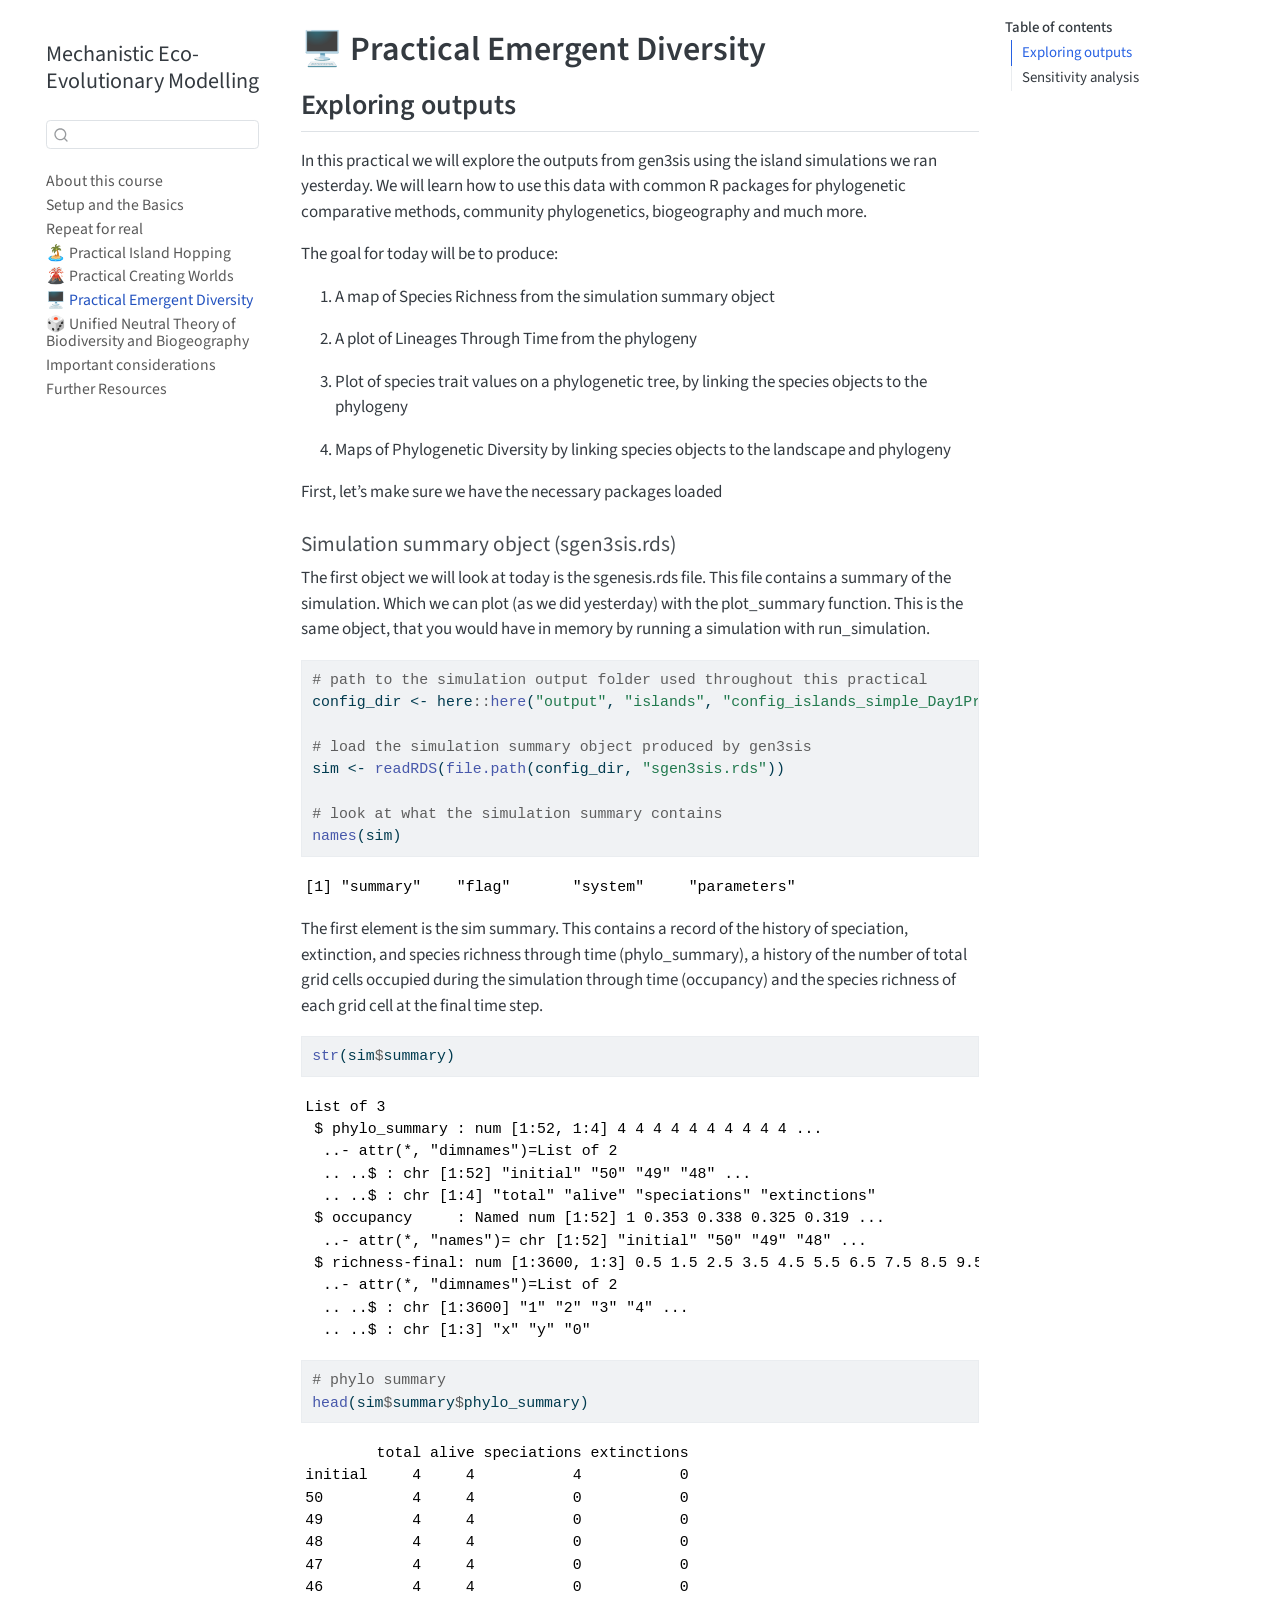
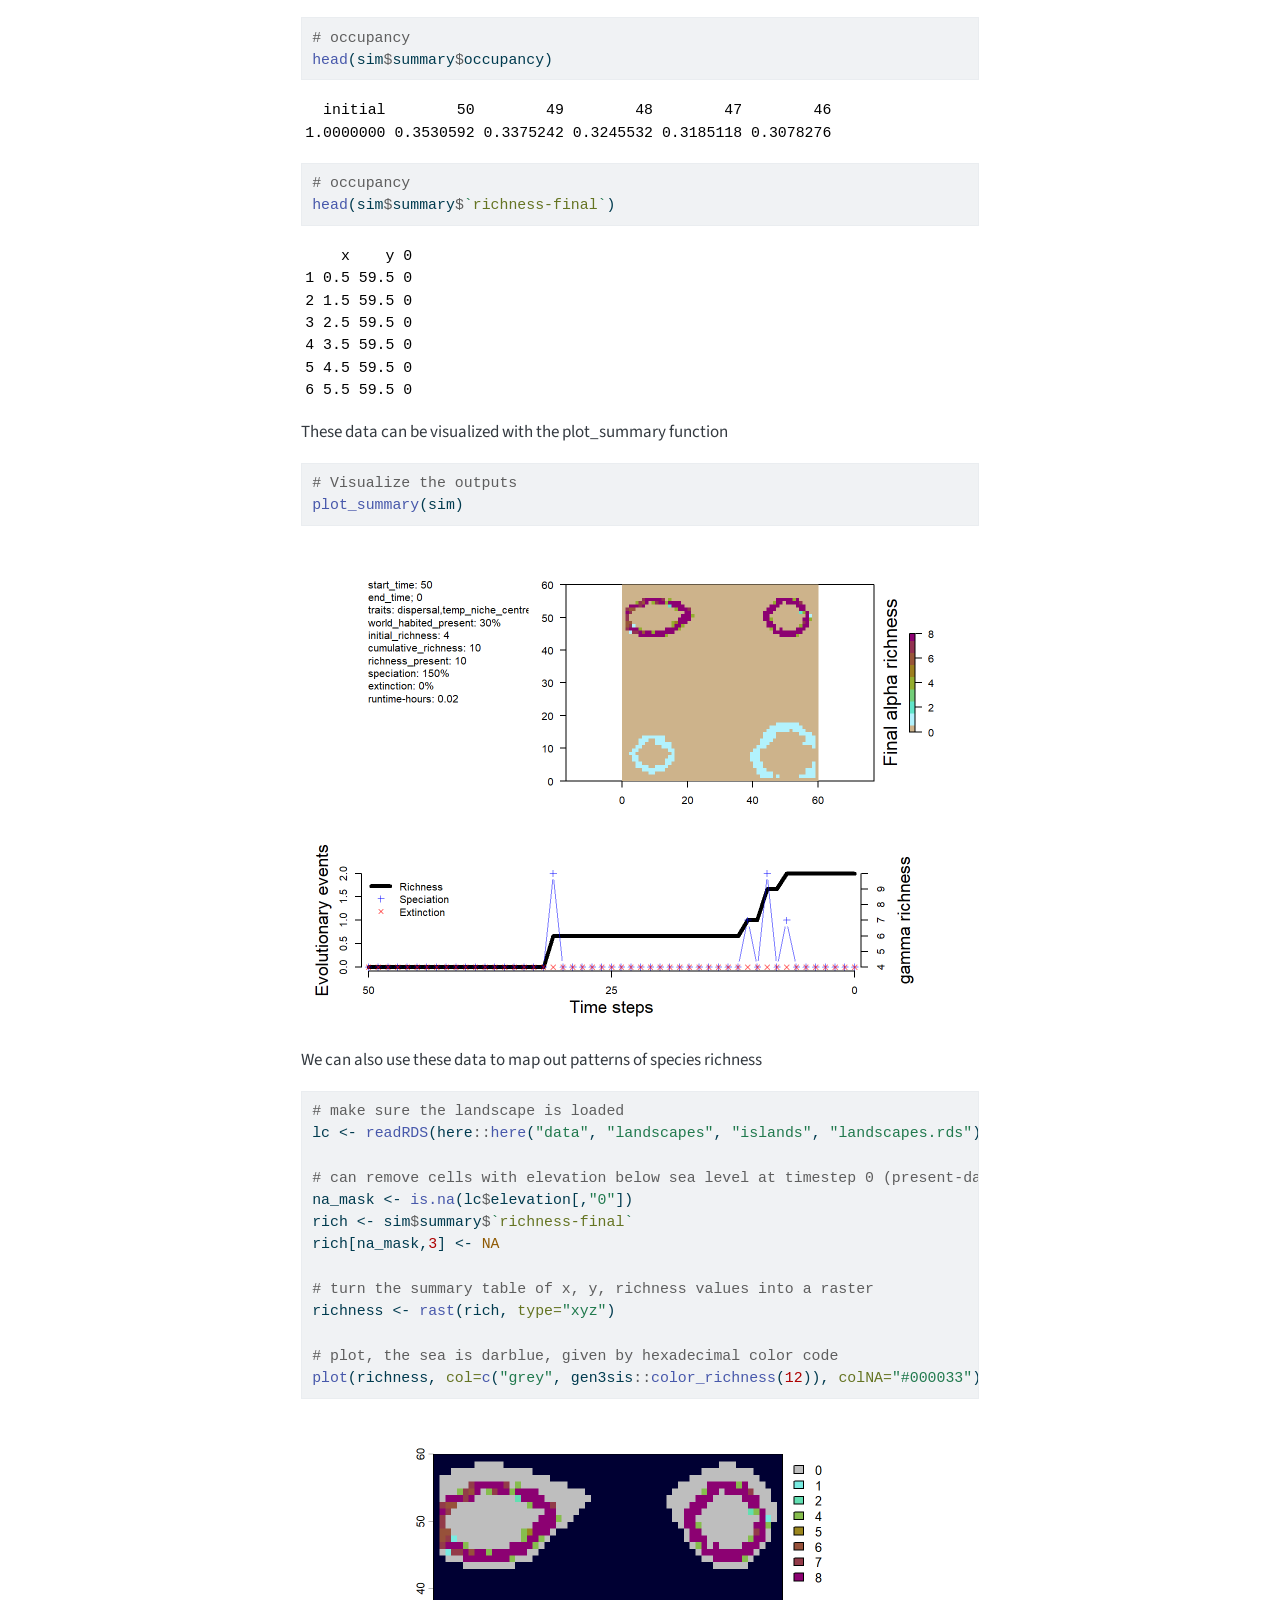
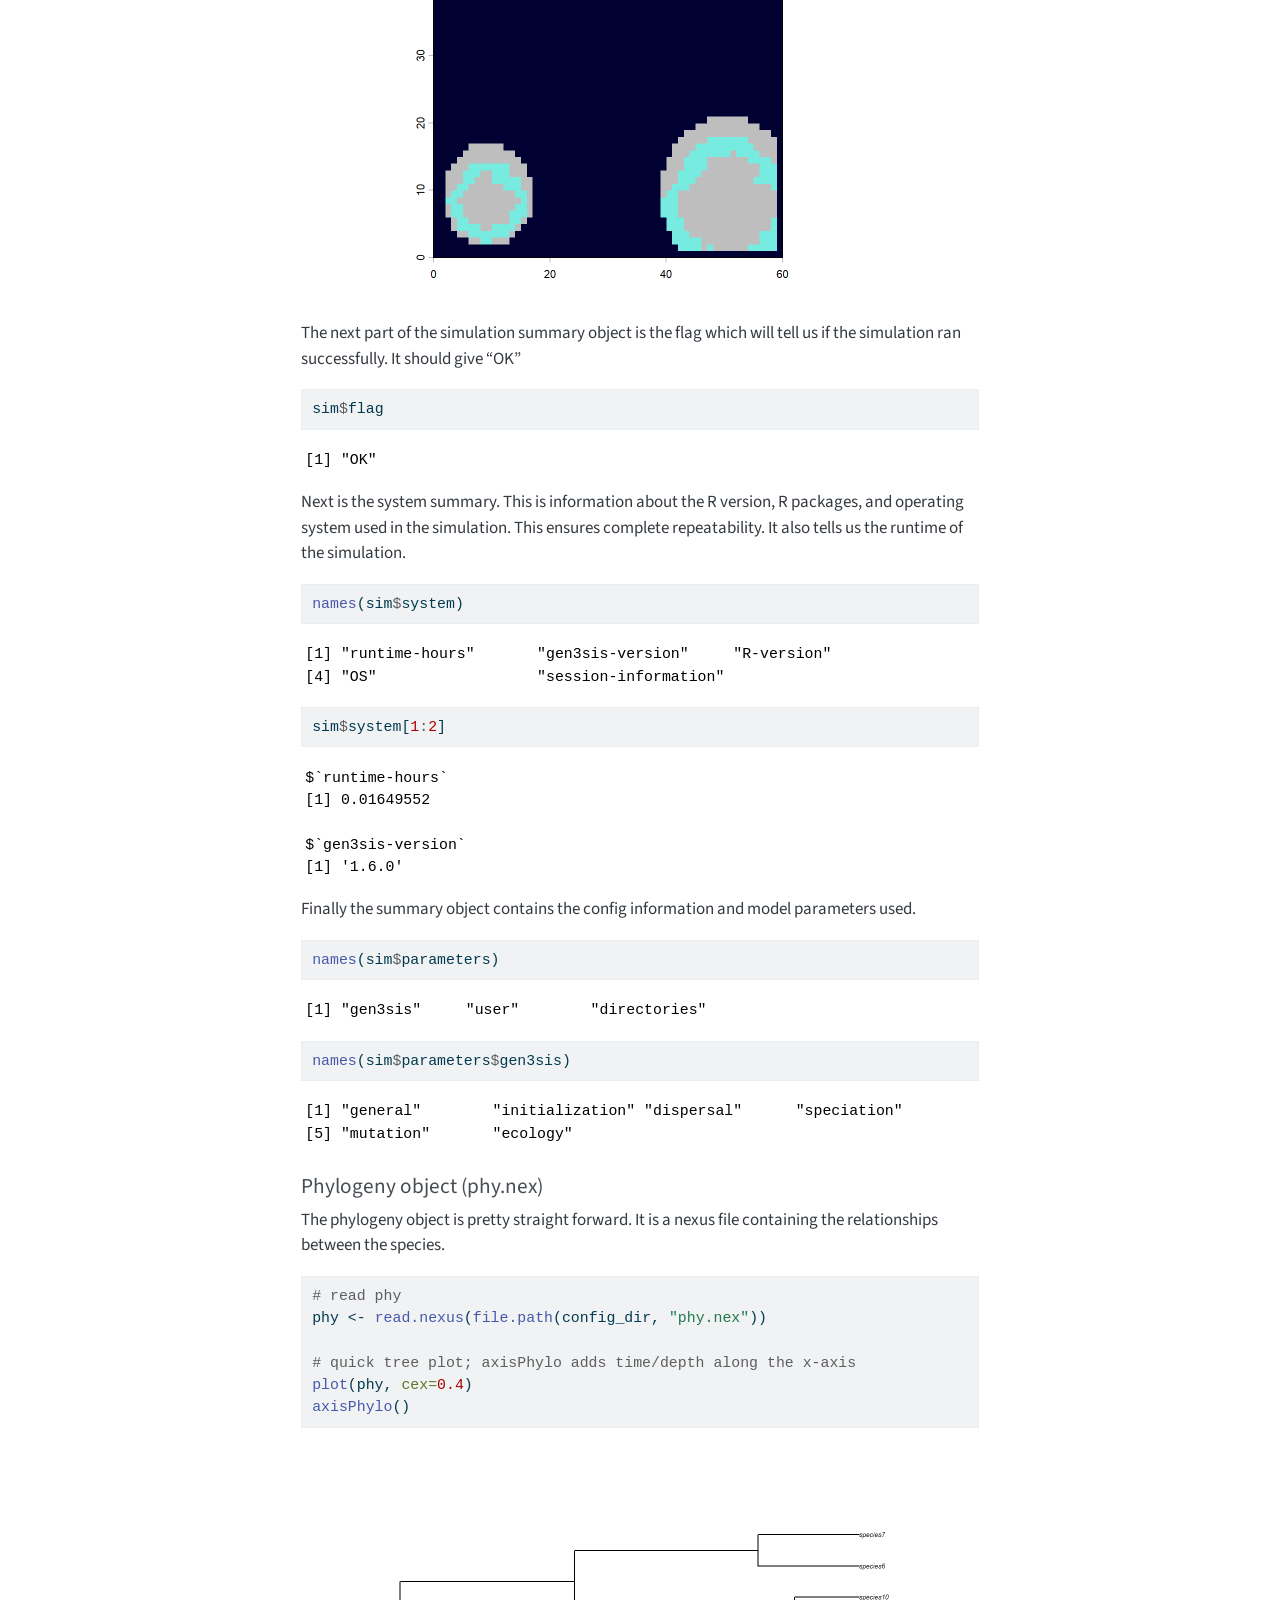
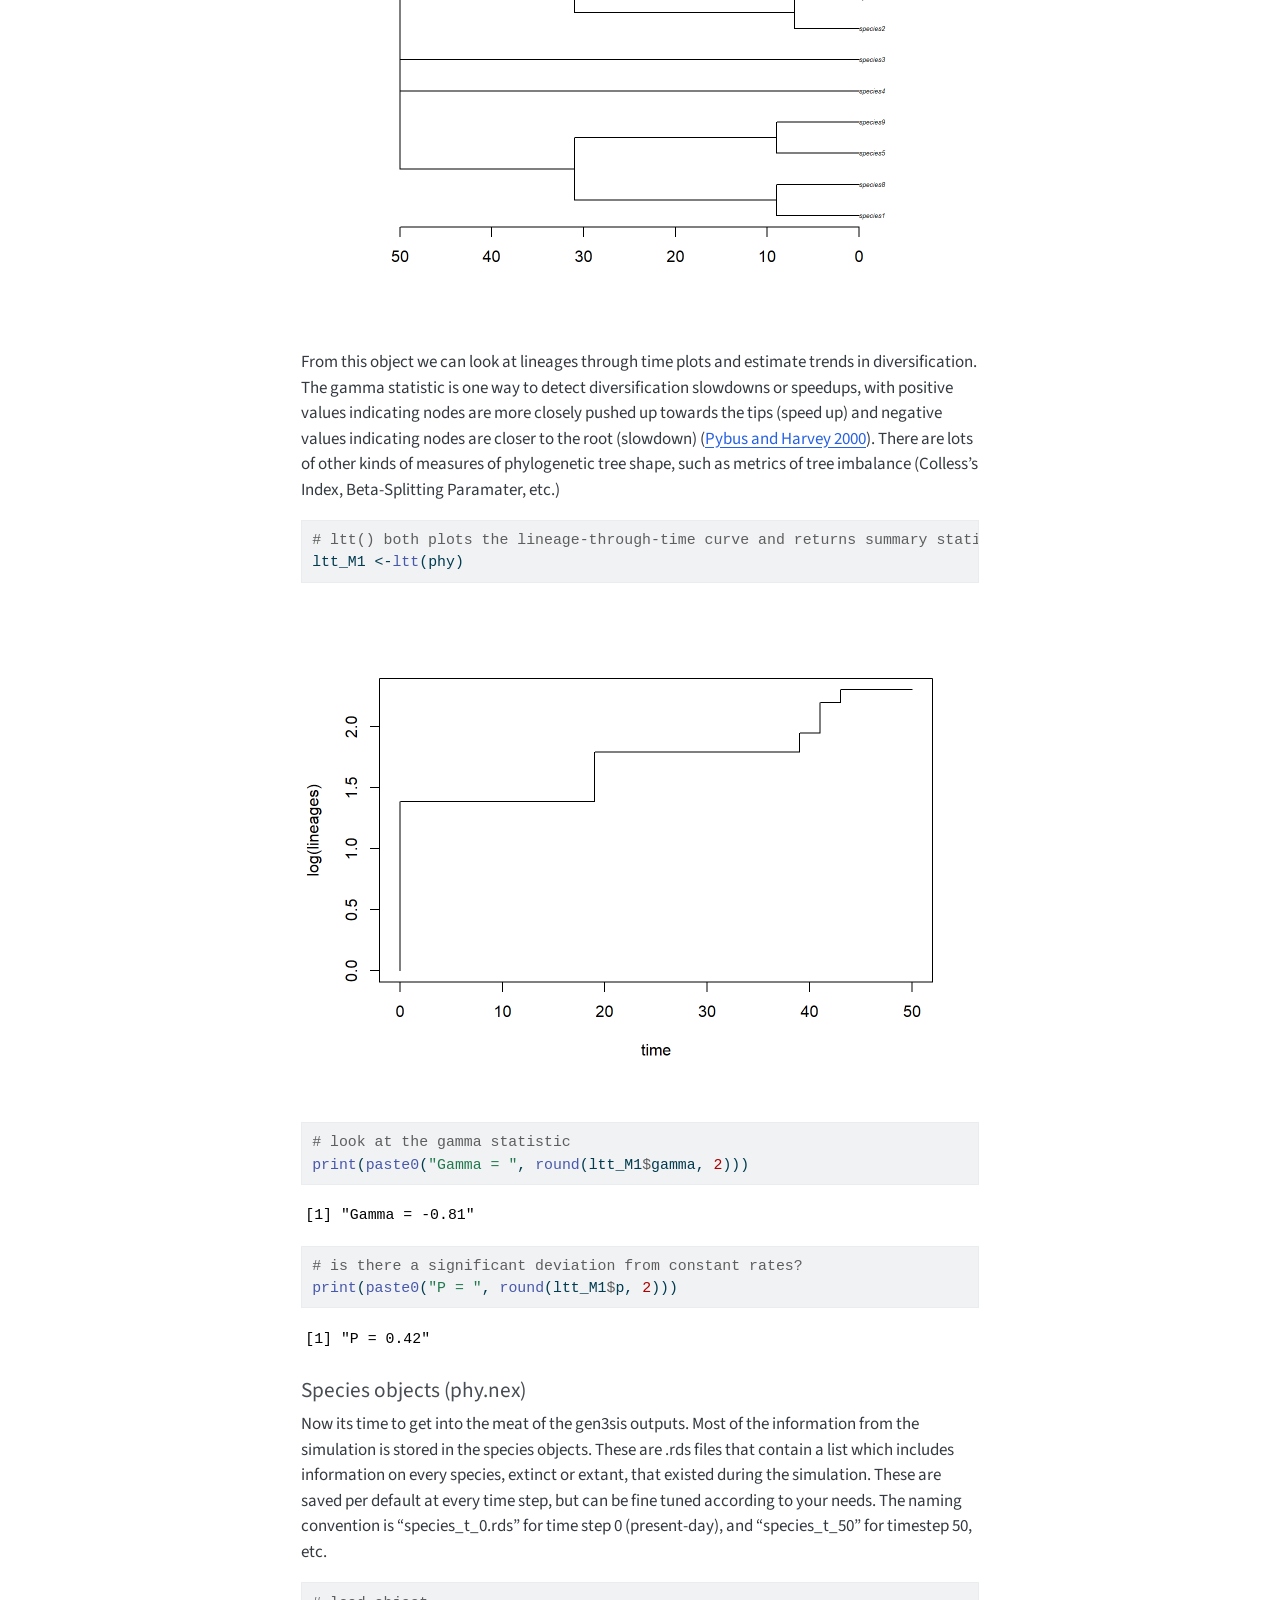
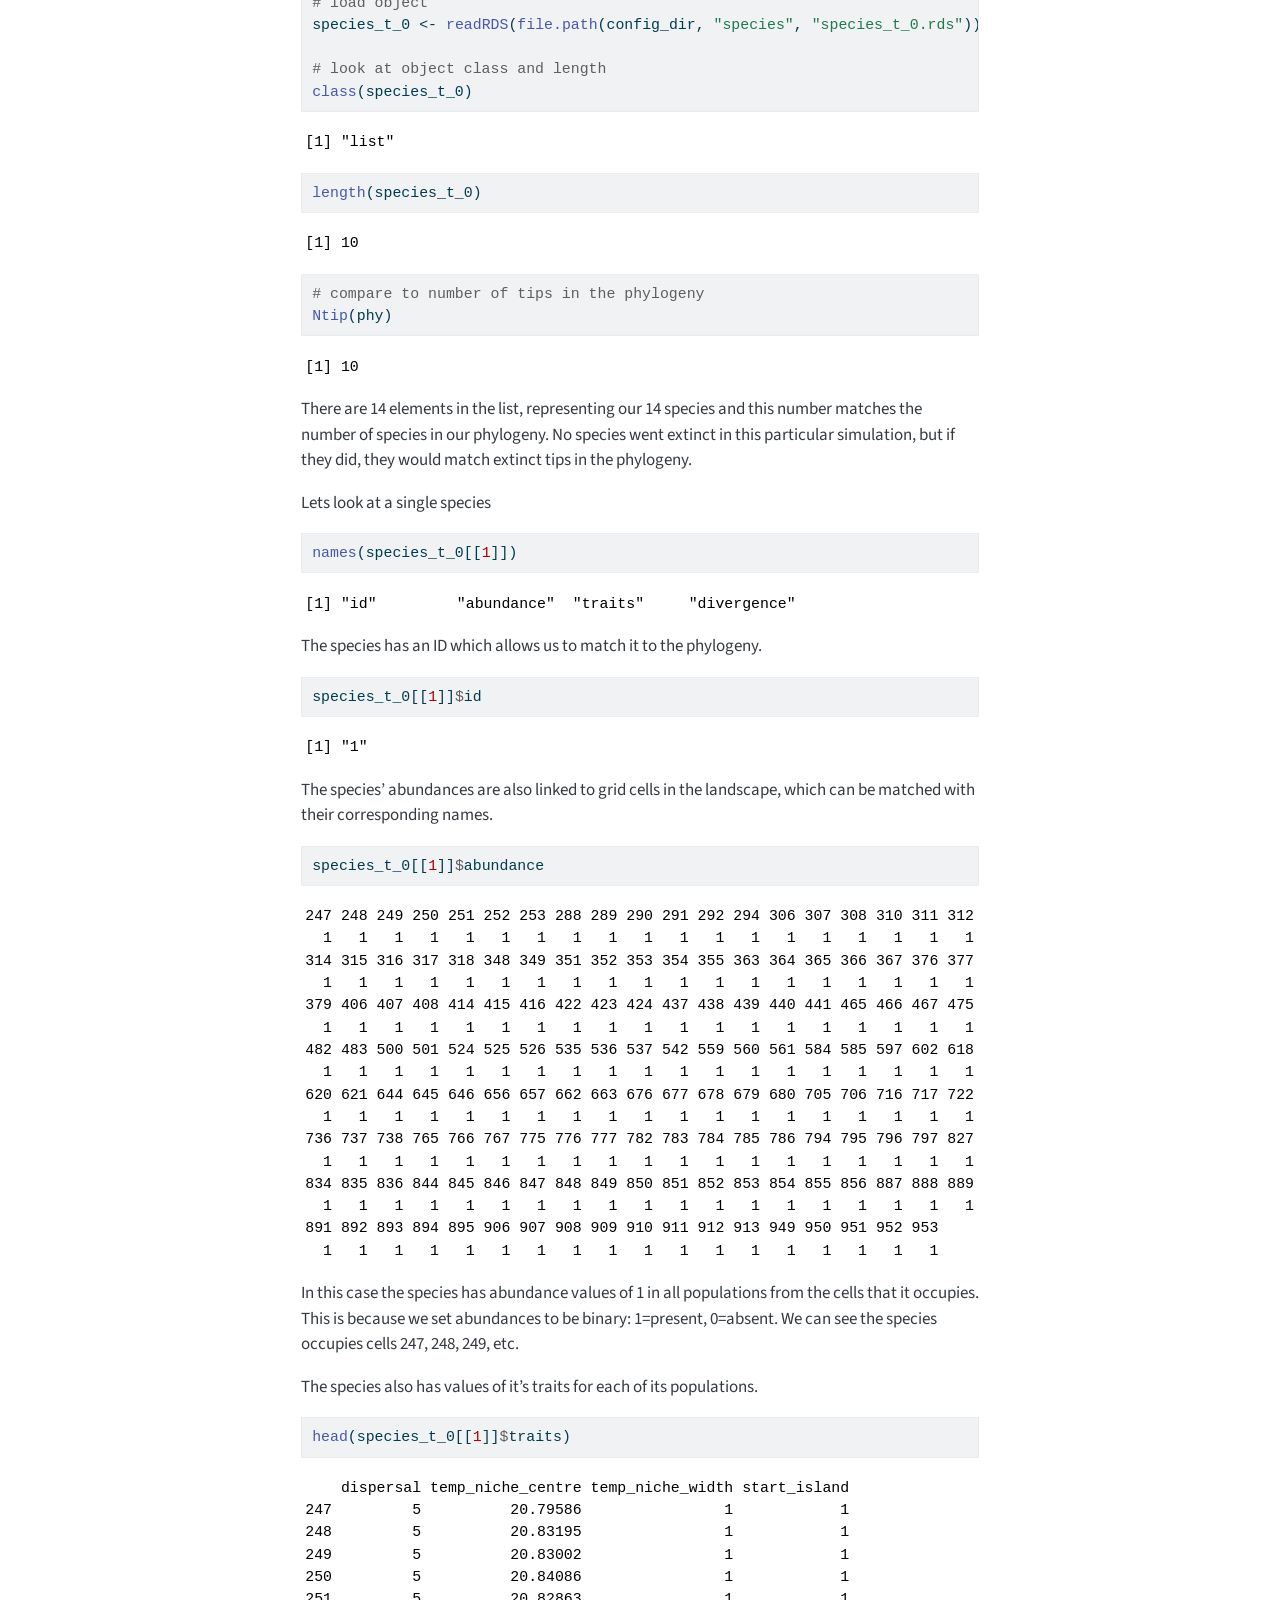
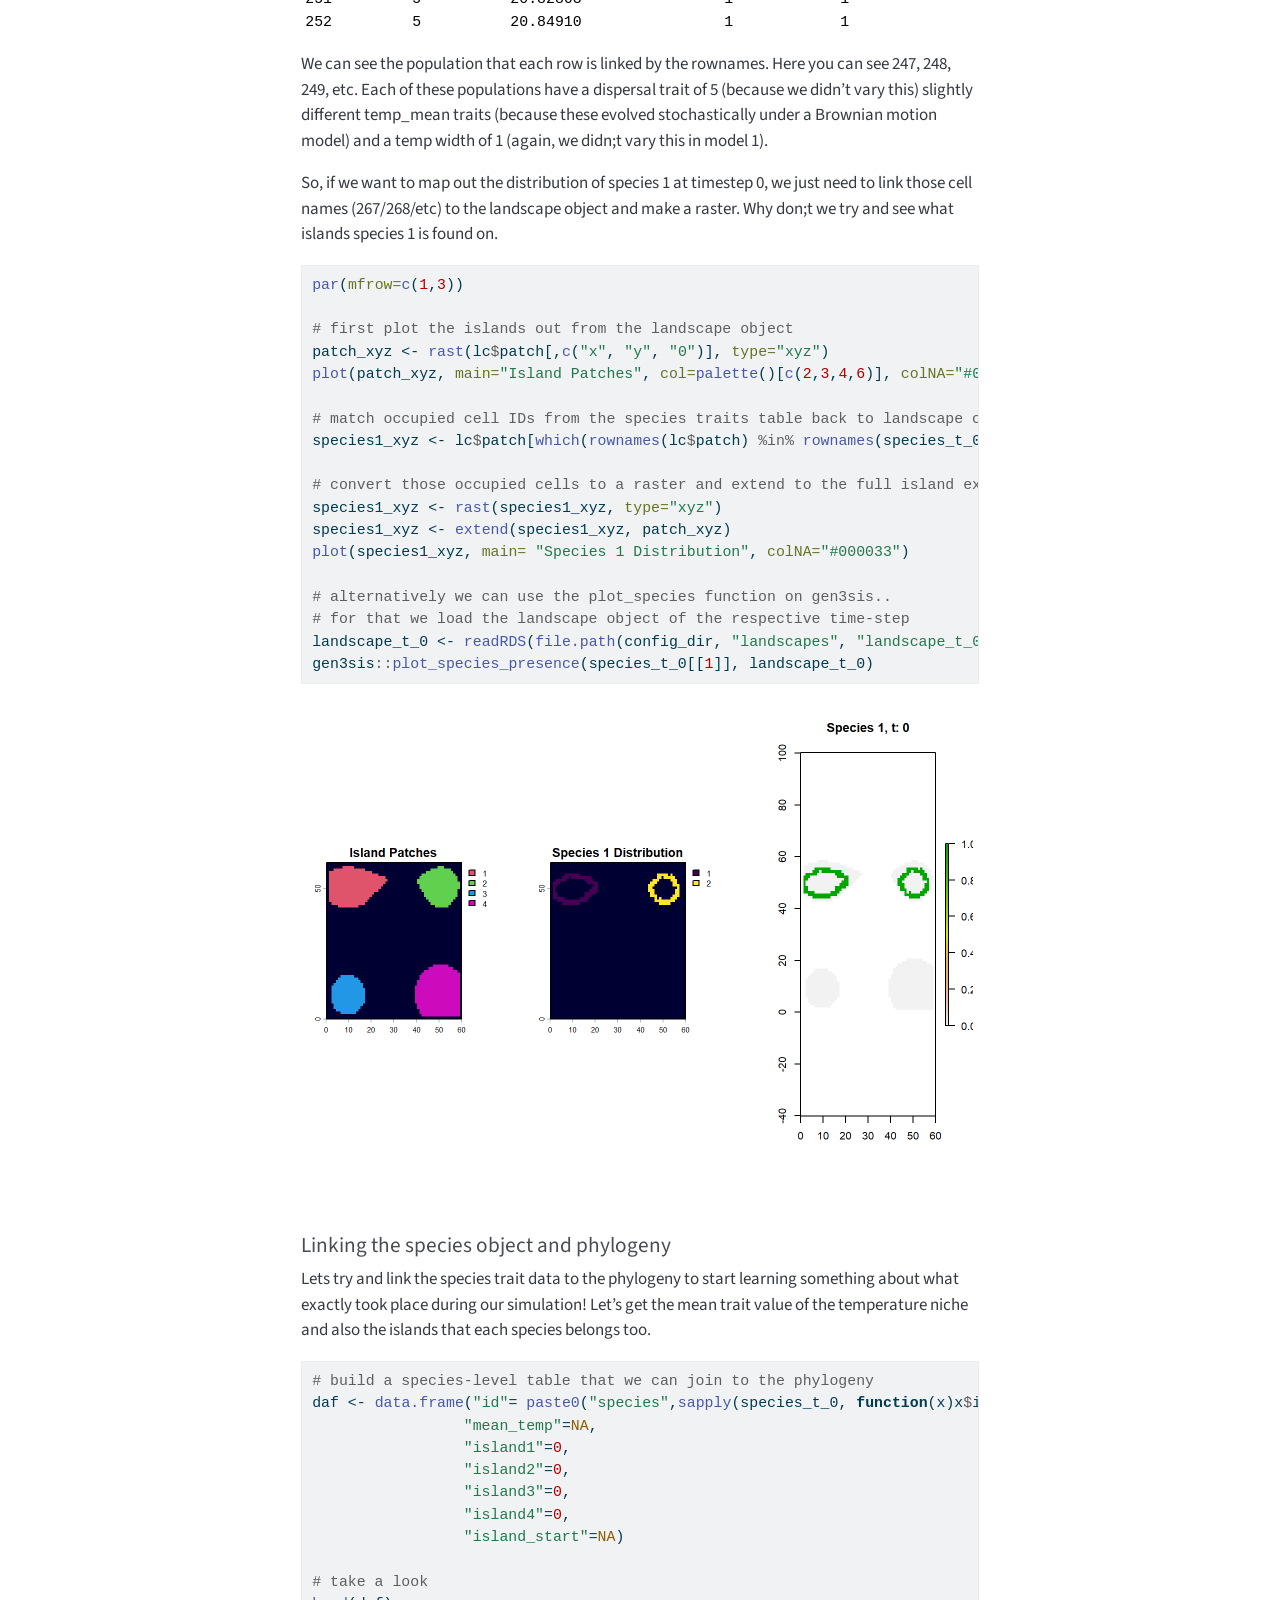
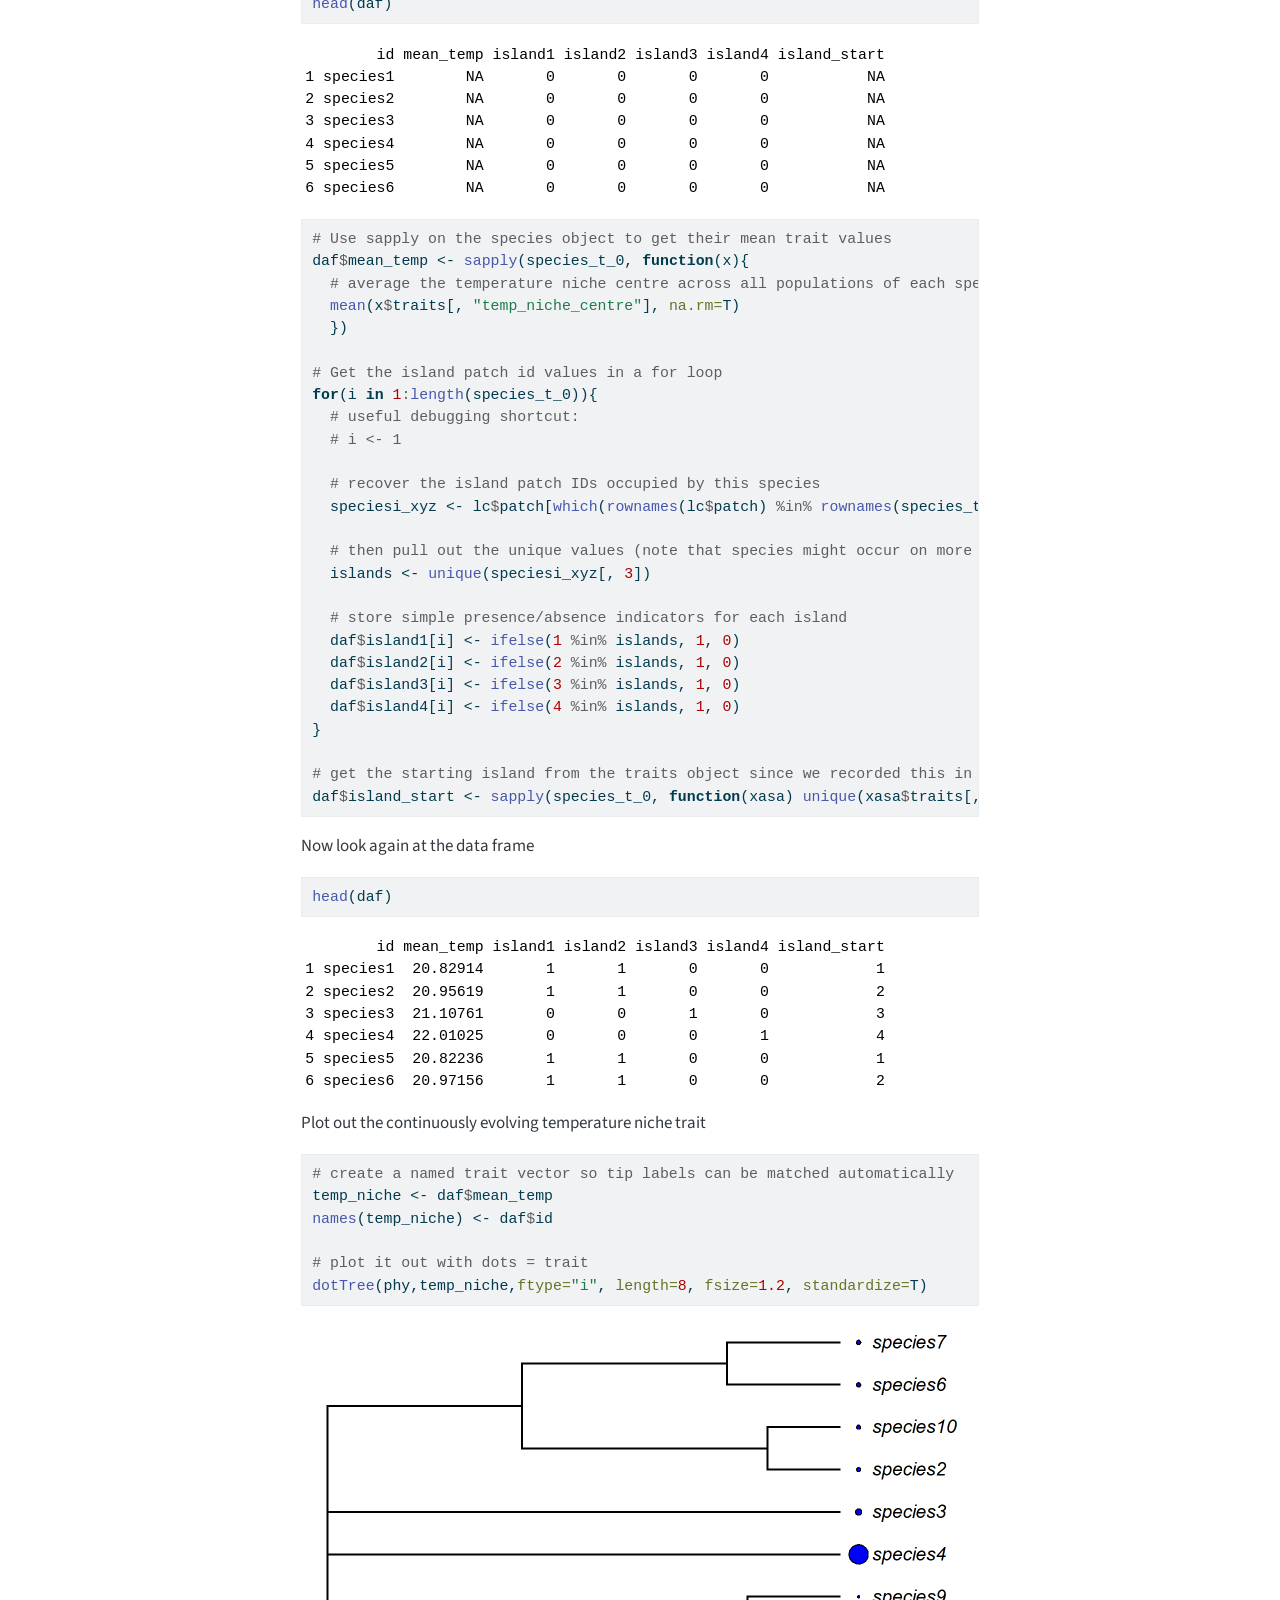
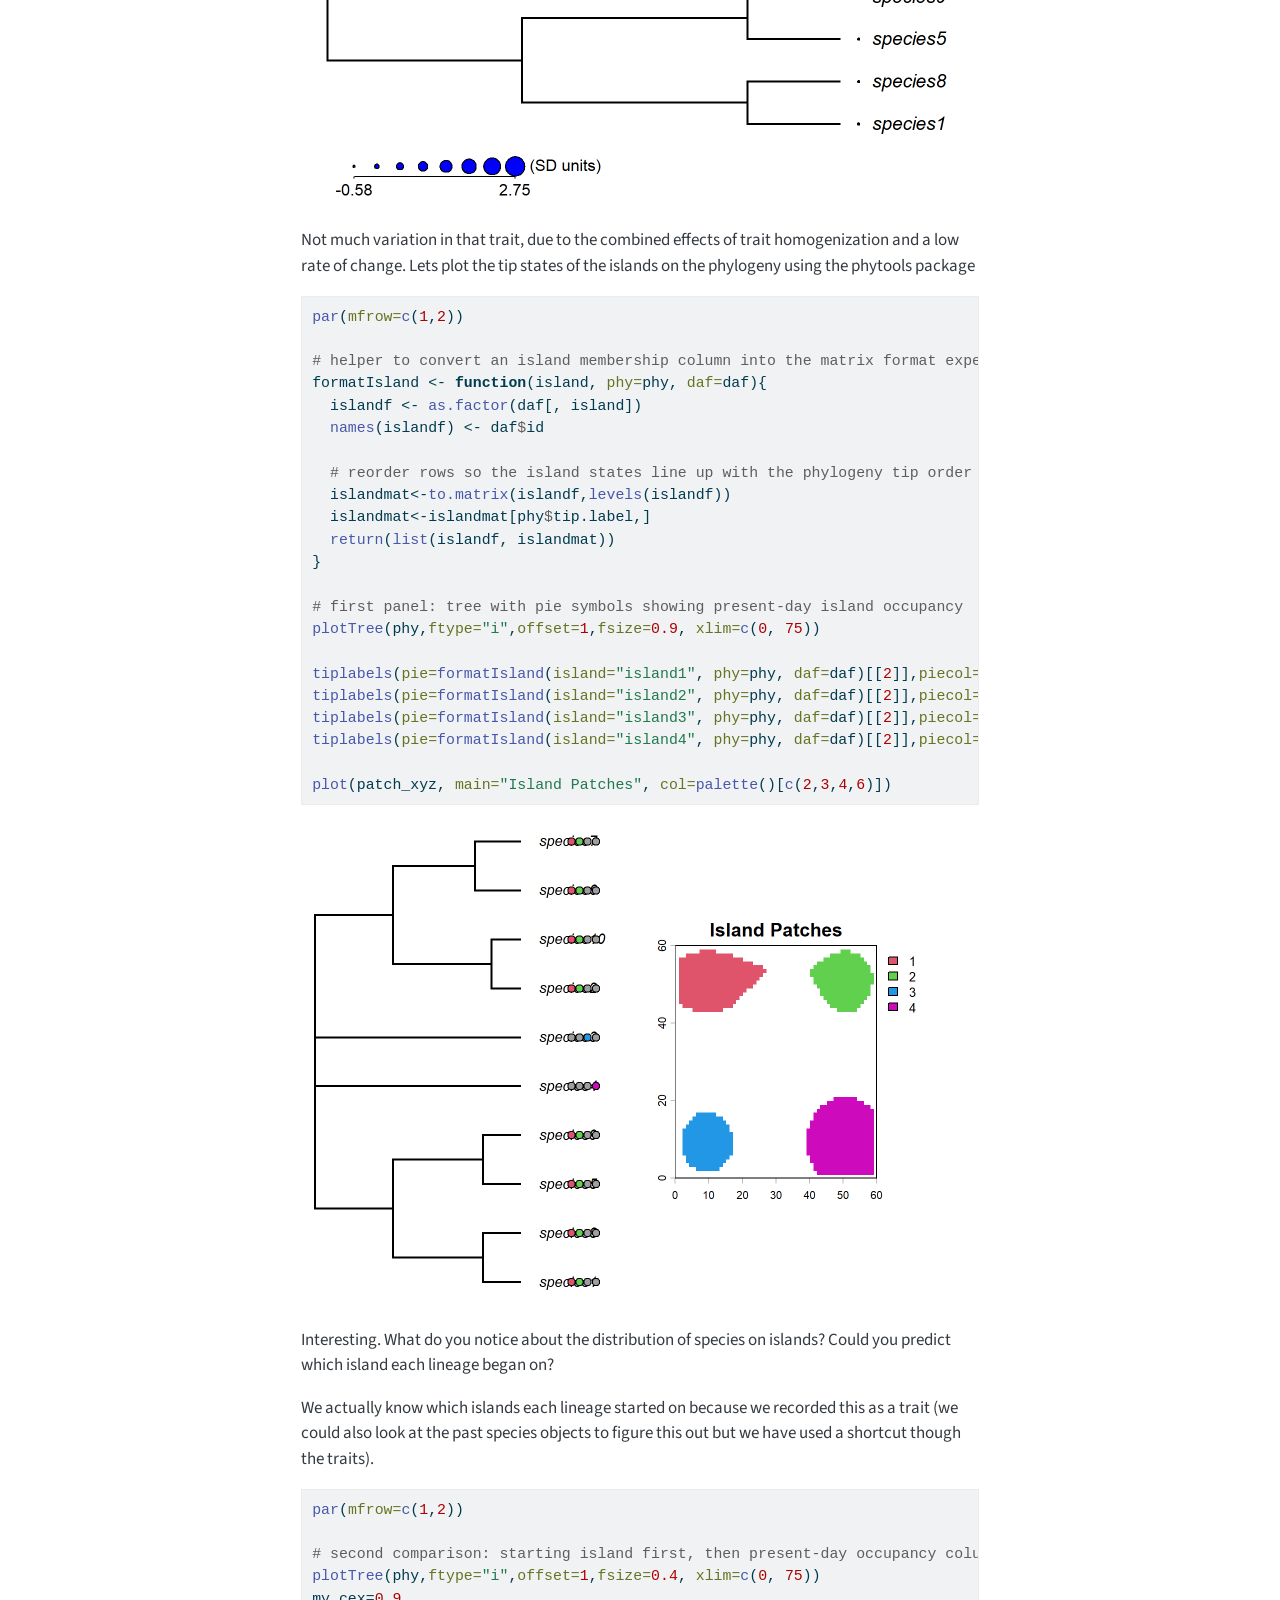
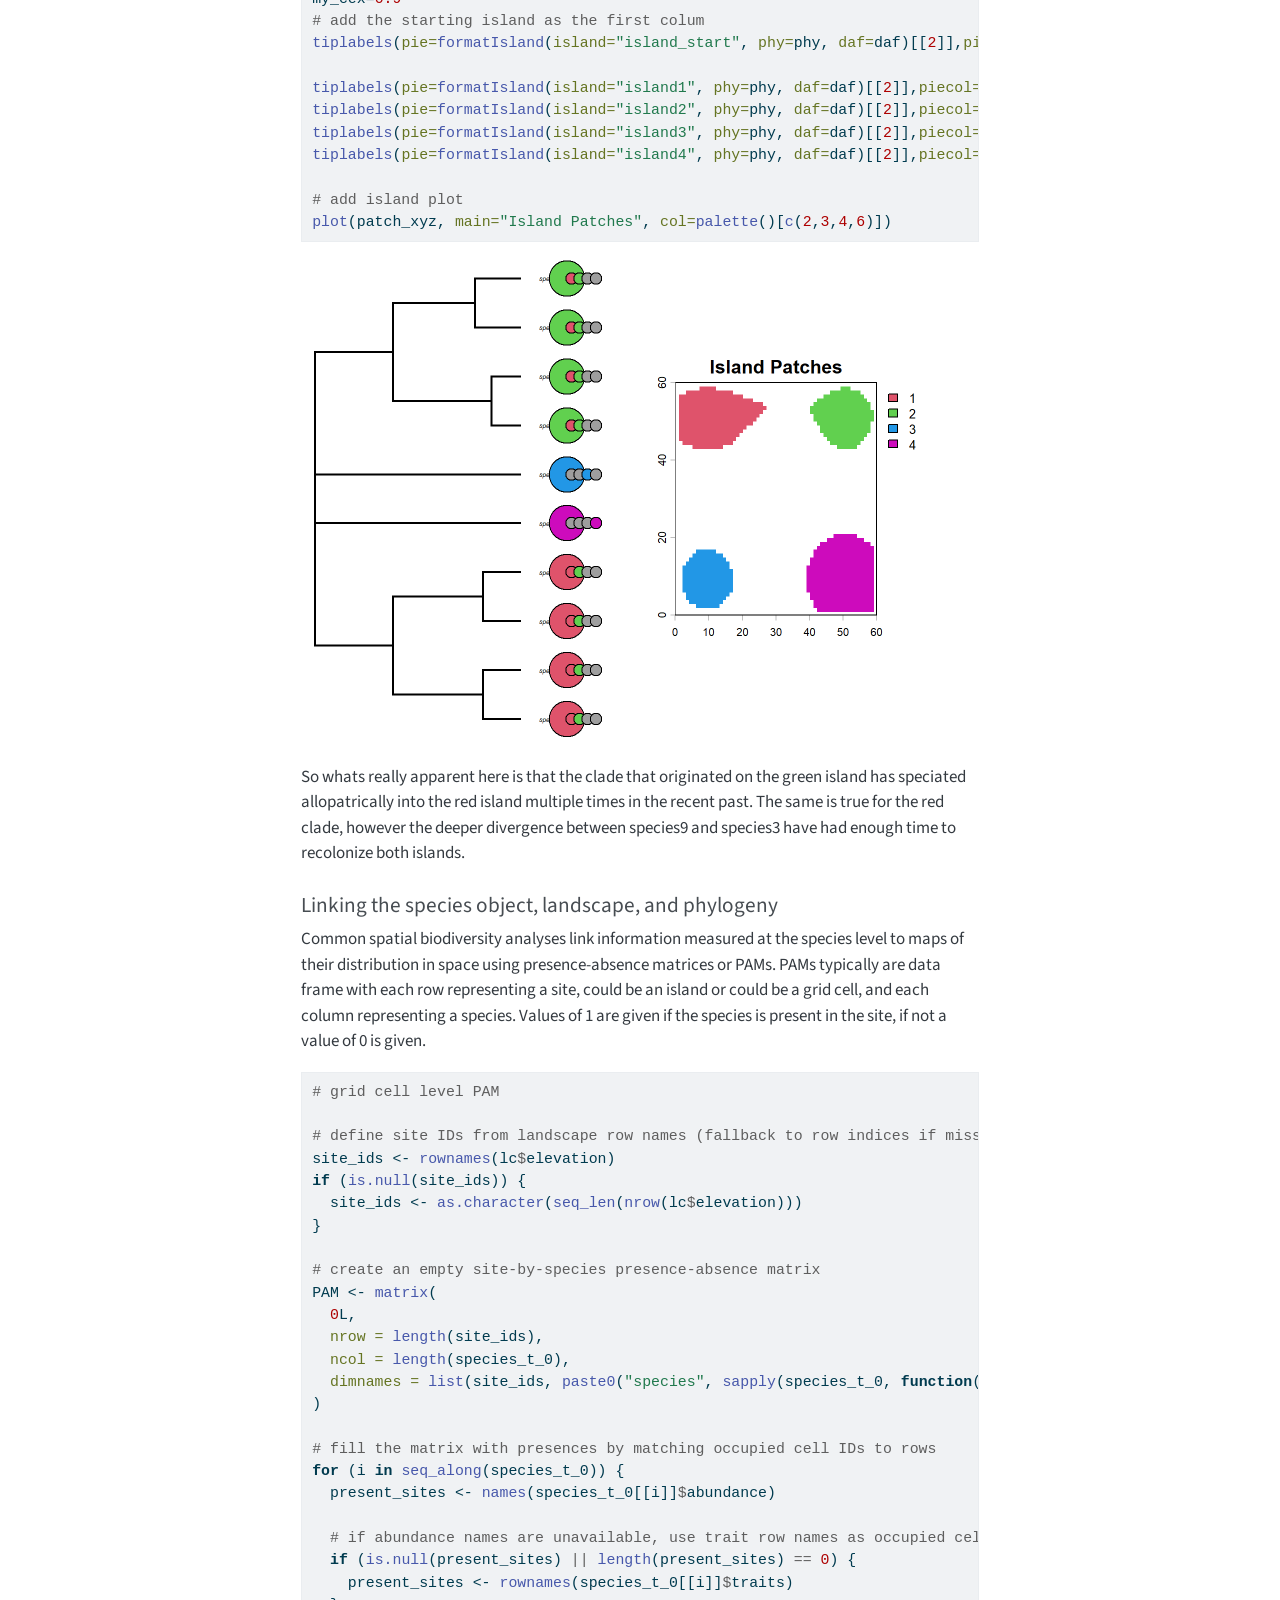
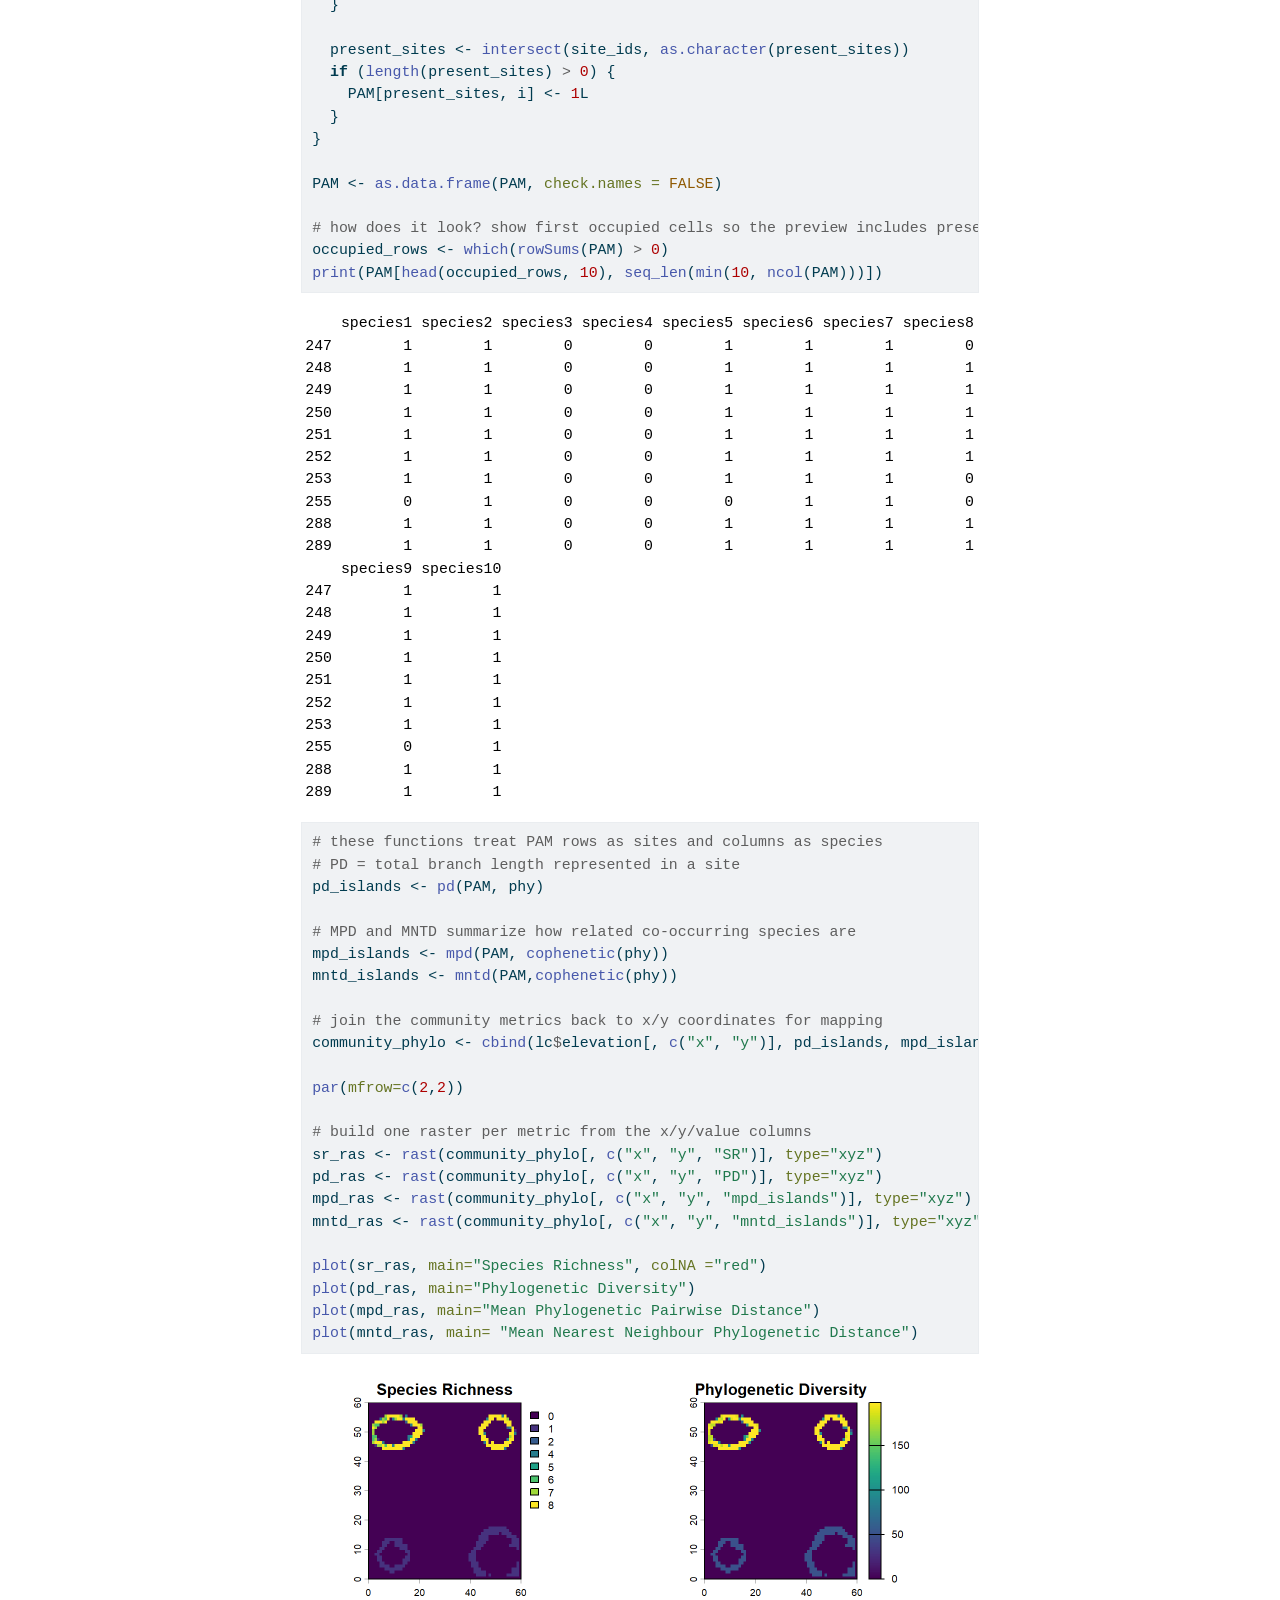
<file: docs/prac_outputs.html>
<!DOCTYPE html>
<html xmlns="http://www.w3.org/1999/xhtml" lang="en" xml:lang="en"><head>

<meta charset="utf-8">
<meta name="generator" content="quarto-1.8.25">

<meta name="viewport" content="width=device-width, initial-scale=1.0, user-scalable=yes">


<title>🖥️ Practical Emergent Diversity – Mechanistic Eco-Evolutionary Modelling</title>
<style>
code{white-space: pre-wrap;}
span.smallcaps{font-variant: small-caps;}
div.columns{display: flex; gap: min(4vw, 1.5em);}
div.column{flex: auto; overflow-x: auto;}
div.hanging-indent{margin-left: 1.5em; text-indent: -1.5em;}
ul.task-list{list-style: none;}
ul.task-list li input[type="checkbox"] {
  width: 0.8em;
  margin: 0 0.8em 0.2em -1em; /* quarto-specific, see https://github.com/quarto-dev/quarto-cli/issues/4556 */ 
  vertical-align: middle;
}
/* CSS for syntax highlighting */
html { -webkit-text-size-adjust: 100%; }
pre > code.sourceCode { white-space: pre; position: relative; }
pre > code.sourceCode > span { display: inline-block; line-height: 1.25; }
pre > code.sourceCode > span:empty { height: 1.2em; }
.sourceCode { overflow: visible; }
code.sourceCode > span { color: inherit; text-decoration: inherit; }
div.sourceCode { margin: 1em 0; }
pre.sourceCode { margin: 0; }
@media screen {
div.sourceCode { overflow: auto; }
}
@media print {
pre > code.sourceCode { white-space: pre-wrap; }
pre > code.sourceCode > span { text-indent: -5em; padding-left: 5em; }
}
pre.numberSource code
  { counter-reset: source-line 0; }
pre.numberSource code > span
  { position: relative; left: -4em; counter-increment: source-line; }
pre.numberSource code > span > a:first-child::before
  { content: counter(source-line);
    position: relative; left: -1em; text-align: right; vertical-align: baseline;
    border: none; display: inline-block;
    -webkit-touch-callout: none; -webkit-user-select: none;
    -khtml-user-select: none; -moz-user-select: none;
    -ms-user-select: none; user-select: none;
    padding: 0 4px; width: 4em;
  }
pre.numberSource { margin-left: 3em;  padding-left: 4px; }
div.sourceCode
  {   }
@media screen {
pre > code.sourceCode > span > a:first-child::before { text-decoration: underline; }
}
</style>


<script src="site_libs/quarto-nav/quarto-nav.js"></script>
<script src="site_libs/quarto-nav/headroom.min.js"></script>
<script src="site_libs/clipboard/clipboard.min.js"></script>
<script src="site_libs/quarto-search/autocomplete.umd.js"></script>
<script src="site_libs/quarto-search/fuse.min.js"></script>
<script src="site_libs/quarto-search/quarto-search.js"></script>
<meta name="quarto:offset" content="./">
<link href="./prac_untbb.html" rel="next">
<link href="./prac_landscapes.html" rel="prev">
<script src="site_libs/quarto-html/quarto.js" type="module"></script>
<script src="site_libs/quarto-html/tabsets/tabsets.js" type="module"></script>
<script src="site_libs/quarto-html/axe/axe-check.js" type="module"></script>
<script src="site_libs/quarto-html/popper.min.js"></script>
<script src="site_libs/quarto-html/tippy.umd.min.js"></script>
<script src="site_libs/quarto-html/anchor.min.js"></script>
<link href="site_libs/quarto-html/tippy.css" rel="stylesheet">
<link href="site_libs/quarto-html/quarto-syntax-highlighting-7b89279ff1a6dce999919e0e67d4d9ec.css" rel="stylesheet" id="quarto-text-highlighting-styles">
<script src="site_libs/bootstrap/bootstrap.min.js"></script>
<link href="site_libs/bootstrap/bootstrap-icons.css" rel="stylesheet">
<link href="site_libs/bootstrap/bootstrap-70a47bd5681a7291082a5b9f83d58762.min.css" rel="stylesheet" append-hash="true" id="quarto-bootstrap" data-mode="light">
<script id="quarto-search-options" type="application/json">{
  "location": "sidebar",
  "copy-button": false,
  "collapse-after": 3,
  "panel-placement": "start",
  "type": "textbox",
  "limit": 50,
  "keyboard-shortcut": [
    "f",
    "/",
    "s"
  ],
  "show-item-context": false,
  "language": {
    "search-no-results-text": "No results",
    "search-matching-documents-text": "matching documents",
    "search-copy-link-title": "Copy link to search",
    "search-hide-matches-text": "Hide additional matches",
    "search-more-match-text": "more match in this document",
    "search-more-matches-text": "more matches in this document",
    "search-clear-button-title": "Clear",
    "search-text-placeholder": "",
    "search-detached-cancel-button-title": "Cancel",
    "search-submit-button-title": "Submit",
    "search-label": "Search"
  }
}</script>


</head>

<body class="nav-sidebar floating quarto-light">

<div id="quarto-search-results"></div>
  <header id="quarto-header" class="headroom fixed-top">
  <nav class="quarto-secondary-nav">
    <div class="container-fluid d-flex">
      <button type="button" class="quarto-btn-toggle btn" data-bs-toggle="collapse" role="button" data-bs-target=".quarto-sidebar-collapse-item" aria-controls="quarto-sidebar" aria-expanded="false" aria-label="Toggle sidebar navigation" onclick="if (window.quartoToggleHeadroom) { window.quartoToggleHeadroom(); }">
        <i class="bi bi-layout-text-sidebar-reverse"></i>
      </button>
        <nav class="quarto-page-breadcrumbs" aria-label="breadcrumb"><ol class="breadcrumb"><li class="breadcrumb-item"><a href="./prac_outputs.html"><span class="chapter-title">🖥️ Practical Emergent Diversity</span></a></li></ol></nav>
        <a class="flex-grow-1" role="navigation" data-bs-toggle="collapse" data-bs-target=".quarto-sidebar-collapse-item" aria-controls="quarto-sidebar" aria-expanded="false" aria-label="Toggle sidebar navigation" onclick="if (window.quartoToggleHeadroom) { window.quartoToggleHeadroom(); }">      
        </a>
      <button type="button" class="btn quarto-search-button" aria-label="Search" onclick="window.quartoOpenSearch();">
        <i class="bi bi-search"></i>
      </button>
    </div>
  </nav>
</header>
<!-- content -->
<div id="quarto-content" class="quarto-container page-columns page-rows-contents page-layout-article">
<!-- sidebar -->
  <nav id="quarto-sidebar" class="sidebar collapse collapse-horizontal quarto-sidebar-collapse-item sidebar-navigation floating overflow-auto">
    <div class="pt-lg-2 mt-2 text-left sidebar-header sidebar-header-stacked">
      <a href="./index.html" class="sidebar-logo-link">
      </a>
    <div class="sidebar-title mb-0 py-0">
      <a href="./">Mechanistic Eco-Evolutionary Modelling</a> 
    </div>
      </div>
        <div class="mt-2 flex-shrink-0 align-items-center">
        <div class="sidebar-search">
        <div id="quarto-search" class="" title="Search"></div>
        </div>
        </div>
    <div class="sidebar-menu-container"> 
    <ul class="list-unstyled mt-1">
        <li class="sidebar-item">
  <div class="sidebar-item-container"> 
  <a href="./index.html" class="sidebar-item-text sidebar-link"><span class="chapter-title">About this course</span></a>
  </div>
</li>
        <li class="sidebar-item">
  <div class="sidebar-item-container"> 
  <a href="./setup.html" class="sidebar-item-text sidebar-link"><span class="chapter-title">Setup and the Basics</span></a>
  </div>
</li>
        <li class="sidebar-item">
  <div class="sidebar-item-container"> 
  <a href="./repeat_real.html" class="sidebar-item-text sidebar-link"><span class="chapter-title">Repeat for real</span></a>
  </div>
</li>
        <li class="sidebar-item">
  <div class="sidebar-item-container"> 
  <a href="./prac_islands.html" class="sidebar-item-text sidebar-link"><span class="chapter-title">🏝️ Practical Island Hopping</span></a>
  </div>
</li>
        <li class="sidebar-item">
  <div class="sidebar-item-container"> 
  <a href="./prac_landscapes.html" class="sidebar-item-text sidebar-link"><span class="chapter-title">🌋 Practical Creating Worlds</span></a>
  </div>
</li>
        <li class="sidebar-item">
  <div class="sidebar-item-container"> 
  <a href="./prac_outputs.html" class="sidebar-item-text sidebar-link active"><span class="chapter-title">🖥️ Practical Emergent Diversity</span></a>
  </div>
</li>
        <li class="sidebar-item">
  <div class="sidebar-item-container"> 
  <a href="./prac_untbb.html" class="sidebar-item-text sidebar-link"><span class="chapter-title">🎲 Unified Neutral Theory of Biodiversity and Biogeography</span></a>
  </div>
</li>
        <li class="sidebar-item">
  <div class="sidebar-item-container"> 
  <a href="./considerations.html" class="sidebar-item-text sidebar-link"><span class="chapter-title">Important considerations</span></a>
  </div>
</li>
        <li class="sidebar-item">
  <div class="sidebar-item-container"> 
  <a href="./resources.html" class="sidebar-item-text sidebar-link"><span class="chapter-title">Further Resources</span></a>
  </div>
</li>
    </ul>
    </div>
</nav>
<div id="quarto-sidebar-glass" class="quarto-sidebar-collapse-item" data-bs-toggle="collapse" data-bs-target=".quarto-sidebar-collapse-item"></div>
<!-- margin-sidebar -->
    <div id="quarto-margin-sidebar" class="sidebar margin-sidebar">
        <nav id="TOC" role="doc-toc" class="toc-active">
    <h2 id="toc-title">Table of contents</h2>
   
  <ul>
  <li><a href="#exploring-outputs" id="toc-exploring-outputs" class="nav-link active" data-scroll-target="#exploring-outputs">Exploring outputs</a></li>
  <li><a href="#sensitivity-analysis" id="toc-sensitivity-analysis" class="nav-link" data-scroll-target="#sensitivity-analysis">Sensitivity analysis</a>
  <ul class="collapse">
  <li><a href="#model-selection" id="toc-model-selection" class="nav-link" data-scroll-target="#model-selection">Model Selection</a></li>
  </ul></li>
  </ul>
</nav>
    </div>
<!-- main -->
<main class="content" id="quarto-document-content">

<header id="title-block-header" class="quarto-title-block default">
<div class="quarto-title">
<h1 class="title"><span class="chapter-title">🖥️ Practical Emergent Diversity</span></h1>
</div>



<div class="quarto-title-meta">

    
  
    
  </div>
  


</header>


<section id="exploring-outputs" class="level2 unnumbered">
<h2 class="unnumbered anchored" data-anchor-id="exploring-outputs">Exploring outputs</h2>
<p>In this practical we will explore the outputs from gen3sis using the island simulations we ran yesterday. We will learn how to use this data with common R packages for phylogenetic comparative methods, community phylogenetics, biogeography and much more.</p>
<p>The goal for today will be to produce:</p>
<ol type="1">
<li><p>A map of Species Richness from the simulation summary object</p></li>
<li><p>A plot of Lineages Through Time from the phylogeny</p></li>
<li><p>Plot of species trait values on a phylogenetic tree, by linking the species objects to the phylogeny</p></li>
<li><p>Maps of Phylogenetic Diversity by linking species objects to the landscape and phylogeny</p></li>
</ol>
<p>First, let’s make sure we have the necessary packages loaded</p>
<section id="simulation-summary-object-sgen3sis.rds" class="level4 unnumbered">
<h4 class="unnumbered anchored" data-anchor-id="simulation-summary-object-sgen3sis.rds">Simulation summary object (sgen3sis.rds)</h4>
<p>The first object we will look at today is the sgenesis.rds file. This file contains a summary of the simulation. Which we can plot (as we did yesterday) with the plot_summary function. This is the same object, that you would have in memory by running a simulation with run_simulation.</p>
<div class="cell">
<div class="code-copy-outer-scaffold"><div class="sourceCode cell-code" id="cb1"><pre class="sourceCode r code-with-copy"><code class="sourceCode r"><span id="cb1-1"><a href="#cb1-1" aria-hidden="true" tabindex="-1"></a><span class="co"># path to the simulation output folder used throughout this practical</span></span>
<span id="cb1-2"><a href="#cb1-2" aria-hidden="true" tabindex="-1"></a>config_dir <span class="ot">&lt;-</span> here<span class="sc">::</span><span class="fu">here</span>(<span class="st">"output"</span>, <span class="st">"islands"</span>, <span class="st">"config_islands_simple_Day1Prac3_M1"</span>)</span>
<span id="cb1-3"><a href="#cb1-3" aria-hidden="true" tabindex="-1"></a></span>
<span id="cb1-4"><a href="#cb1-4" aria-hidden="true" tabindex="-1"></a><span class="co"># load the simulation summary object produced by gen3sis</span></span>
<span id="cb1-5"><a href="#cb1-5" aria-hidden="true" tabindex="-1"></a>sim <span class="ot">&lt;-</span> <span class="fu">readRDS</span>(<span class="fu">file.path</span>(config_dir, <span class="st">"sgen3sis.rds"</span>))</span>
<span id="cb1-6"><a href="#cb1-6" aria-hidden="true" tabindex="-1"></a></span>
<span id="cb1-7"><a href="#cb1-7" aria-hidden="true" tabindex="-1"></a><span class="co"># look at what the simulation summary contains</span></span>
<span id="cb1-8"><a href="#cb1-8" aria-hidden="true" tabindex="-1"></a><span class="fu">names</span>(sim)</span></code></pre></div><button title="Copy to Clipboard" class="code-copy-button"><i class="bi"></i></button></div>
<div class="cell-output cell-output-stdout">
<pre><code>[1] "summary"    "flag"       "system"     "parameters"</code></pre>
</div>
</div>
<p>The first element is the sim summary. This contains a record of the history of speciation, extinction, and species richness through time (phylo_summary), a history of the number of total grid cells occupied during the simulation through time (occupancy) and the species richness of each grid cell at the final time step.</p>
<div class="cell">
<div class="code-copy-outer-scaffold"><div class="sourceCode cell-code" id="cb3"><pre class="sourceCode r code-with-copy"><code class="sourceCode r"><span id="cb3-1"><a href="#cb3-1" aria-hidden="true" tabindex="-1"></a><span class="fu">str</span>(sim<span class="sc">$</span>summary)</span></code></pre></div><button title="Copy to Clipboard" class="code-copy-button"><i class="bi"></i></button></div>
<div class="cell-output cell-output-stdout">
<pre><code>List of 3
 $ phylo_summary : num [1:52, 1:4] 4 4 4 4 4 4 4 4 4 4 ...
  ..- attr(*, "dimnames")=List of 2
  .. ..$ : chr [1:52] "initial" "50" "49" "48" ...
  .. ..$ : chr [1:4] "total" "alive" "speciations" "extinctions"
 $ occupancy     : Named num [1:52] 1 0.353 0.338 0.325 0.319 ...
  ..- attr(*, "names")= chr [1:52] "initial" "50" "49" "48" ...
 $ richness-final: num [1:3600, 1:3] 0.5 1.5 2.5 3.5 4.5 5.5 6.5 7.5 8.5 9.5 ...
  ..- attr(*, "dimnames")=List of 2
  .. ..$ : chr [1:3600] "1" "2" "3" "4" ...
  .. ..$ : chr [1:3] "x" "y" "0"</code></pre>
</div>
<div class="code-copy-outer-scaffold"><div class="sourceCode cell-code" id="cb5"><pre class="sourceCode r code-with-copy"><code class="sourceCode r"><span id="cb5-1"><a href="#cb5-1" aria-hidden="true" tabindex="-1"></a><span class="co"># phylo summary</span></span>
<span id="cb5-2"><a href="#cb5-2" aria-hidden="true" tabindex="-1"></a><span class="fu">head</span>(sim<span class="sc">$</span>summary<span class="sc">$</span>phylo_summary)</span></code></pre></div><button title="Copy to Clipboard" class="code-copy-button"><i class="bi"></i></button></div>
<div class="cell-output cell-output-stdout">
<pre><code>        total alive speciations extinctions
initial     4     4           4           0
50          4     4           0           0
49          4     4           0           0
48          4     4           0           0
47          4     4           0           0
46          4     4           0           0</code></pre>
</div>
<div class="code-copy-outer-scaffold"><div class="sourceCode cell-code" id="cb7"><pre class="sourceCode r code-with-copy"><code class="sourceCode r"><span id="cb7-1"><a href="#cb7-1" aria-hidden="true" tabindex="-1"></a><span class="co"># occupancy</span></span>
<span id="cb7-2"><a href="#cb7-2" aria-hidden="true" tabindex="-1"></a><span class="fu">head</span>(sim<span class="sc">$</span>summary<span class="sc">$</span>occupancy)</span></code></pre></div><button title="Copy to Clipboard" class="code-copy-button"><i class="bi"></i></button></div>
<div class="cell-output cell-output-stdout">
<pre><code>  initial        50        49        48        47        46 
1.0000000 0.3530592 0.3375242 0.3245532 0.3185118 0.3078276 </code></pre>
</div>
<div class="code-copy-outer-scaffold"><div class="sourceCode cell-code" id="cb9"><pre class="sourceCode r code-with-copy"><code class="sourceCode r"><span id="cb9-1"><a href="#cb9-1" aria-hidden="true" tabindex="-1"></a><span class="co"># occupancy</span></span>
<span id="cb9-2"><a href="#cb9-2" aria-hidden="true" tabindex="-1"></a><span class="fu">head</span>(sim<span class="sc">$</span>summary<span class="sc">$</span><span class="st">`</span><span class="at">richness-final</span><span class="st">`</span>)</span></code></pre></div><button title="Copy to Clipboard" class="code-copy-button"><i class="bi"></i></button></div>
<div class="cell-output cell-output-stdout">
<pre><code>    x    y 0
1 0.5 59.5 0
2 1.5 59.5 0
3 2.5 59.5 0
4 3.5 59.5 0
5 4.5 59.5 0
6 5.5 59.5 0</code></pre>
</div>
</div>
<p>These data can be visualized with the plot_summary function</p>
<div class="cell">
<div class="code-copy-outer-scaffold"><div class="sourceCode cell-code" id="cb11"><pre class="sourceCode r code-with-copy"><code class="sourceCode r"><span id="cb11-1"><a href="#cb11-1" aria-hidden="true" tabindex="-1"></a><span class="co"># Visualize the outputs </span></span>
<span id="cb11-2"><a href="#cb11-2" aria-hidden="true" tabindex="-1"></a><span class="fu">plot_summary</span>(sim)</span></code></pre></div><button title="Copy to Clipboard" class="code-copy-button"><i class="bi"></i></button></div>
<div class="cell-output-display">
<div>
<figure class="figure">
<p><img src="prac_outputs_files/figure-html/unnamed-chunk-3-1.png" class="img-fluid figure-img" width="672"></p>
</figure>
</div>
</div>
</div>
<p>We can also use these data to map out patterns of species richness</p>
<div class="cell">
<div class="code-copy-outer-scaffold"><div class="sourceCode cell-code" id="cb12"><pre class="sourceCode r code-with-copy"><code class="sourceCode r"><span id="cb12-1"><a href="#cb12-1" aria-hidden="true" tabindex="-1"></a><span class="co"># make sure the landscape is loaded</span></span>
<span id="cb12-2"><a href="#cb12-2" aria-hidden="true" tabindex="-1"></a>lc <span class="ot">&lt;-</span> <span class="fu">readRDS</span>(here<span class="sc">::</span><span class="fu">here</span>(<span class="st">"data"</span>, <span class="st">"landscapes"</span>, <span class="st">"islands"</span>, <span class="st">"landscapes.rds"</span>))</span>
<span id="cb12-3"><a href="#cb12-3" aria-hidden="true" tabindex="-1"></a></span>
<span id="cb12-4"><a href="#cb12-4" aria-hidden="true" tabindex="-1"></a><span class="co"># can remove cells with elevation below sea level at timestep 0 (present-day) to see the outlines of the islands</span></span>
<span id="cb12-5"><a href="#cb12-5" aria-hidden="true" tabindex="-1"></a>na_mask <span class="ot">&lt;-</span> <span class="fu">is.na</span>(lc<span class="sc">$</span>elevation[,<span class="st">"0"</span>])</span>
<span id="cb12-6"><a href="#cb12-6" aria-hidden="true" tabindex="-1"></a>rich <span class="ot">&lt;-</span> sim<span class="sc">$</span>summary<span class="sc">$</span><span class="st">`</span><span class="at">richness-final</span><span class="st">`</span></span>
<span id="cb12-7"><a href="#cb12-7" aria-hidden="true" tabindex="-1"></a>rich[na_mask,<span class="dv">3</span>] <span class="ot">&lt;-</span> <span class="cn">NA</span></span>
<span id="cb12-8"><a href="#cb12-8" aria-hidden="true" tabindex="-1"></a></span>
<span id="cb12-9"><a href="#cb12-9" aria-hidden="true" tabindex="-1"></a><span class="co"># turn the summary table of x, y, richness values into a raster</span></span>
<span id="cb12-10"><a href="#cb12-10" aria-hidden="true" tabindex="-1"></a>richness <span class="ot">&lt;-</span> <span class="fu">rast</span>(rich, <span class="at">type=</span><span class="st">"xyz"</span>)</span>
<span id="cb12-11"><a href="#cb12-11" aria-hidden="true" tabindex="-1"></a></span>
<span id="cb12-12"><a href="#cb12-12" aria-hidden="true" tabindex="-1"></a><span class="co"># plot, the sea is darblue, given by hexadecimal color code </span></span>
<span id="cb12-13"><a href="#cb12-13" aria-hidden="true" tabindex="-1"></a><span class="fu">plot</span>(richness, <span class="at">col=</span><span class="fu">c</span>(<span class="st">"grey"</span>, gen3sis<span class="sc">::</span><span class="fu">color_richness</span>(<span class="dv">12</span>)), <span class="at">colNA=</span><span class="st">"#000033"</span>)</span></code></pre></div><button title="Copy to Clipboard" class="code-copy-button"><i class="bi"></i></button></div>
<div class="cell-output-display">
<div>
<figure class="figure">
<p><img src="prac_outputs_files/figure-html/unnamed-chunk-4-1.png" class="img-fluid figure-img" width="672"></p>
</figure>
</div>
</div>
</div>
<p>The next part of the simulation summary object is the flag which will tell us if the simulation ran successfully. It should give “OK”</p>
<div class="cell">
<div class="code-copy-outer-scaffold"><div class="sourceCode cell-code" id="cb13"><pre class="sourceCode r code-with-copy"><code class="sourceCode r"><span id="cb13-1"><a href="#cb13-1" aria-hidden="true" tabindex="-1"></a>sim<span class="sc">$</span>flag</span></code></pre></div><button title="Copy to Clipboard" class="code-copy-button"><i class="bi"></i></button></div>
<div class="cell-output cell-output-stdout">
<pre><code>[1] "OK"</code></pre>
</div>
</div>
<p>Next is the system summary. This is information about the R version, R packages, and operating system used in the simulation. This ensures complete repeatability. It also tells us the runtime of the simulation.</p>
<div class="cell">
<div class="code-copy-outer-scaffold"><div class="sourceCode cell-code" id="cb15"><pre class="sourceCode r code-with-copy"><code class="sourceCode r"><span id="cb15-1"><a href="#cb15-1" aria-hidden="true" tabindex="-1"></a><span class="fu">names</span>(sim<span class="sc">$</span>system)</span></code></pre></div><button title="Copy to Clipboard" class="code-copy-button"><i class="bi"></i></button></div>
<div class="cell-output cell-output-stdout">
<pre><code>[1] "runtime-hours"       "gen3sis-version"     "R-version"          
[4] "OS"                  "session-information"</code></pre>
</div>
<div class="code-copy-outer-scaffold"><div class="sourceCode cell-code" id="cb17"><pre class="sourceCode r code-with-copy"><code class="sourceCode r"><span id="cb17-1"><a href="#cb17-1" aria-hidden="true" tabindex="-1"></a>sim<span class="sc">$</span>system[<span class="dv">1</span><span class="sc">:</span><span class="dv">2</span>]</span></code></pre></div><button title="Copy to Clipboard" class="code-copy-button"><i class="bi"></i></button></div>
<div class="cell-output cell-output-stdout">
<pre><code>$`runtime-hours`
[1] 0.01649552

$`gen3sis-version`
[1] '1.6.0'</code></pre>
</div>
</div>
<p>Finally the summary object contains the config information and model parameters used.</p>
<div class="cell">
<div class="code-copy-outer-scaffold"><div class="sourceCode cell-code" id="cb19"><pre class="sourceCode r code-with-copy"><code class="sourceCode r"><span id="cb19-1"><a href="#cb19-1" aria-hidden="true" tabindex="-1"></a><span class="fu">names</span>(sim<span class="sc">$</span>parameters)</span></code></pre></div><button title="Copy to Clipboard" class="code-copy-button"><i class="bi"></i></button></div>
<div class="cell-output cell-output-stdout">
<pre><code>[1] "gen3sis"     "user"        "directories"</code></pre>
</div>
<div class="code-copy-outer-scaffold"><div class="sourceCode cell-code" id="cb21"><pre class="sourceCode r code-with-copy"><code class="sourceCode r"><span id="cb21-1"><a href="#cb21-1" aria-hidden="true" tabindex="-1"></a><span class="fu">names</span>(sim<span class="sc">$</span>parameters<span class="sc">$</span>gen3sis)</span></code></pre></div><button title="Copy to Clipboard" class="code-copy-button"><i class="bi"></i></button></div>
<div class="cell-output cell-output-stdout">
<pre><code>[1] "general"        "initialization" "dispersal"      "speciation"    
[5] "mutation"       "ecology"       </code></pre>
</div>
</div>
</section>
<section id="phylogeny-object-phy.nex" class="level4 unnumbered">
<h4 class="unnumbered anchored" data-anchor-id="phylogeny-object-phy.nex">Phylogeny object (phy.nex)</h4>
<p>The phylogeny object is pretty straight forward. It is a nexus file containing the relationships between the species.</p>
<div class="cell">
<div class="code-copy-outer-scaffold"><div class="sourceCode cell-code" id="cb23"><pre class="sourceCode r code-with-copy"><code class="sourceCode r"><span id="cb23-1"><a href="#cb23-1" aria-hidden="true" tabindex="-1"></a><span class="co"># read phy</span></span>
<span id="cb23-2"><a href="#cb23-2" aria-hidden="true" tabindex="-1"></a>phy <span class="ot">&lt;-</span> <span class="fu">read.nexus</span>(<span class="fu">file.path</span>(config_dir, <span class="st">"phy.nex"</span>))</span>
<span id="cb23-3"><a href="#cb23-3" aria-hidden="true" tabindex="-1"></a></span>
<span id="cb23-4"><a href="#cb23-4" aria-hidden="true" tabindex="-1"></a><span class="co"># quick tree plot; axisPhylo adds time/depth along the x-axis</span></span>
<span id="cb23-5"><a href="#cb23-5" aria-hidden="true" tabindex="-1"></a><span class="fu">plot</span>(phy, <span class="at">cex=</span><span class="fl">0.4</span>)</span>
<span id="cb23-6"><a href="#cb23-6" aria-hidden="true" tabindex="-1"></a><span class="fu">axisPhylo</span>()</span></code></pre></div><button title="Copy to Clipboard" class="code-copy-button"><i class="bi"></i></button></div>
<div class="cell-output-display">
<div>
<figure class="figure">
<p><img src="prac_outputs_files/figure-html/unnamed-chunk-8-1.png" class="img-fluid figure-img" width="672"></p>
</figure>
</div>
</div>
</div>
<p>From this object we can look at lineages through time plots and estimate trends in diversification. The gamma statistic is one way to detect diversification slowdowns or speedups, with positive values indicating nodes are more closely pushed up towards the tips (speed up) and negative values indicating nodes are closer to the root (slowdown) (<a href="https://royalsocietypublishing.org/doi/10.1098/rspb.2000.1278">Pybus and Harvey 2000</a>). There are lots of other kinds of measures of phylogenetic tree shape, such as metrics of tree imbalance (Colless’s Index, Beta-Splitting Paramater, etc.)</p>
<div class="cell">
<div class="code-copy-outer-scaffold"><div class="sourceCode cell-code" id="cb24"><pre class="sourceCode r code-with-copy"><code class="sourceCode r"><span id="cb24-1"><a href="#cb24-1" aria-hidden="true" tabindex="-1"></a><span class="co"># ltt() both plots the lineage-through-time curve and returns summary statistics</span></span>
<span id="cb24-2"><a href="#cb24-2" aria-hidden="true" tabindex="-1"></a>ltt_M1 <span class="ot">&lt;-</span><span class="fu">ltt</span>(phy)</span></code></pre></div><button title="Copy to Clipboard" class="code-copy-button"><i class="bi"></i></button></div>
<div class="cell-output-display">
<div>
<figure class="figure">
<p><img src="prac_outputs_files/figure-html/unnamed-chunk-9-1.png" class="img-fluid figure-img" width="672"></p>
</figure>
</div>
</div>
<div class="code-copy-outer-scaffold"><div class="sourceCode cell-code" id="cb25"><pre class="sourceCode r code-with-copy"><code class="sourceCode r"><span id="cb25-1"><a href="#cb25-1" aria-hidden="true" tabindex="-1"></a><span class="co"># look at the gamma statistic</span></span>
<span id="cb25-2"><a href="#cb25-2" aria-hidden="true" tabindex="-1"></a><span class="fu">print</span>(<span class="fu">paste0</span>(<span class="st">"Gamma = "</span>, <span class="fu">round</span>(ltt_M1<span class="sc">$</span>gamma, <span class="dv">2</span>)))</span></code></pre></div><button title="Copy to Clipboard" class="code-copy-button"><i class="bi"></i></button></div>
<div class="cell-output cell-output-stdout">
<pre><code>[1] "Gamma = -0.81"</code></pre>
</div>
<div class="code-copy-outer-scaffold"><div class="sourceCode cell-code" id="cb27"><pre class="sourceCode r code-with-copy"><code class="sourceCode r"><span id="cb27-1"><a href="#cb27-1" aria-hidden="true" tabindex="-1"></a><span class="co"># is there a significant deviation from constant rates?</span></span>
<span id="cb27-2"><a href="#cb27-2" aria-hidden="true" tabindex="-1"></a><span class="fu">print</span>(<span class="fu">paste0</span>(<span class="st">"P = "</span>, <span class="fu">round</span>(ltt_M1<span class="sc">$</span>p, <span class="dv">2</span>)))</span></code></pre></div><button title="Copy to Clipboard" class="code-copy-button"><i class="bi"></i></button></div>
<div class="cell-output cell-output-stdout">
<pre><code>[1] "P = 0.42"</code></pre>
</div>
</div>
</section>
<section id="species-objects-phy.nex" class="level4 unnumbered">
<h4 class="unnumbered anchored" data-anchor-id="species-objects-phy.nex">Species objects (phy.nex)</h4>
<p>Now its time to get into the meat of the gen3sis outputs. Most of the information from the simulation is stored in the species objects. These are .rds files that contain a list which includes information on every species, extinct or extant, that existed during the simulation. These are saved per default at every time step, but can be fine tuned according to your needs. The naming convention is “species_t_0.rds” for time step 0 (present-day), and “species_t_50” for timestep 50, etc.</p>
<div class="cell">
<div class="code-copy-outer-scaffold"><div class="sourceCode cell-code" id="cb29"><pre class="sourceCode r code-with-copy"><code class="sourceCode r"><span id="cb29-1"><a href="#cb29-1" aria-hidden="true" tabindex="-1"></a><span class="co"># load object</span></span>
<span id="cb29-2"><a href="#cb29-2" aria-hidden="true" tabindex="-1"></a>species_t_0 <span class="ot">&lt;-</span> <span class="fu">readRDS</span>(<span class="fu">file.path</span>(config_dir, <span class="st">"species"</span>, <span class="st">"species_t_0.rds"</span>))</span>
<span id="cb29-3"><a href="#cb29-3" aria-hidden="true" tabindex="-1"></a></span>
<span id="cb29-4"><a href="#cb29-4" aria-hidden="true" tabindex="-1"></a><span class="co"># look at object class and length</span></span>
<span id="cb29-5"><a href="#cb29-5" aria-hidden="true" tabindex="-1"></a><span class="fu">class</span>(species_t_0)</span></code></pre></div><button title="Copy to Clipboard" class="code-copy-button"><i class="bi"></i></button></div>
<div class="cell-output cell-output-stdout">
<pre><code>[1] "list"</code></pre>
</div>
<div class="code-copy-outer-scaffold"><div class="sourceCode cell-code" id="cb31"><pre class="sourceCode r code-with-copy"><code class="sourceCode r"><span id="cb31-1"><a href="#cb31-1" aria-hidden="true" tabindex="-1"></a><span class="fu">length</span>(species_t_0)</span></code></pre></div><button title="Copy to Clipboard" class="code-copy-button"><i class="bi"></i></button></div>
<div class="cell-output cell-output-stdout">
<pre><code>[1] 10</code></pre>
</div>
<div class="code-copy-outer-scaffold"><div class="sourceCode cell-code" id="cb33"><pre class="sourceCode r code-with-copy"><code class="sourceCode r"><span id="cb33-1"><a href="#cb33-1" aria-hidden="true" tabindex="-1"></a><span class="co"># compare to number of tips in the phylogeny</span></span>
<span id="cb33-2"><a href="#cb33-2" aria-hidden="true" tabindex="-1"></a><span class="fu">Ntip</span>(phy)</span></code></pre></div><button title="Copy to Clipboard" class="code-copy-button"><i class="bi"></i></button></div>
<div class="cell-output cell-output-stdout">
<pre><code>[1] 10</code></pre>
</div>
</div>
<p>There are 14 elements in the list, representing our 14 species and this number matches the number of species in our phylogeny. No species went extinct in this particular simulation, but if they did, they would match extinct tips in the phylogeny.</p>
<p>Lets look at a single species</p>
<div class="cell">
<div class="code-copy-outer-scaffold"><div class="sourceCode cell-code" id="cb35"><pre class="sourceCode r code-with-copy"><code class="sourceCode r"><span id="cb35-1"><a href="#cb35-1" aria-hidden="true" tabindex="-1"></a><span class="fu">names</span>(species_t_0[[<span class="dv">1</span>]])</span></code></pre></div><button title="Copy to Clipboard" class="code-copy-button"><i class="bi"></i></button></div>
<div class="cell-output cell-output-stdout">
<pre><code>[1] "id"         "abundance"  "traits"     "divergence"</code></pre>
</div>
</div>
<p>The species has an ID which allows us to match it to the phylogeny.</p>
<div class="cell">
<div class="code-copy-outer-scaffold"><div class="sourceCode cell-code" id="cb37"><pre class="sourceCode r code-with-copy"><code class="sourceCode r"><span id="cb37-1"><a href="#cb37-1" aria-hidden="true" tabindex="-1"></a>species_t_0[[<span class="dv">1</span>]]<span class="sc">$</span>id</span></code></pre></div><button title="Copy to Clipboard" class="code-copy-button"><i class="bi"></i></button></div>
<div class="cell-output cell-output-stdout">
<pre><code>[1] "1"</code></pre>
</div>
</div>
<p>The species’ abundances are also linked to grid cells in the landscape, which can be matched with their corresponding names.</p>
<div class="cell">
<div class="code-copy-outer-scaffold"><div class="sourceCode cell-code" id="cb39"><pre class="sourceCode r code-with-copy"><code class="sourceCode r"><span id="cb39-1"><a href="#cb39-1" aria-hidden="true" tabindex="-1"></a>species_t_0[[<span class="dv">1</span>]]<span class="sc">$</span>abundance</span></code></pre></div><button title="Copy to Clipboard" class="code-copy-button"><i class="bi"></i></button></div>
<div class="cell-output cell-output-stdout">
<pre><code>247 248 249 250 251 252 253 288 289 290 291 292 294 306 307 308 310 311 312 313 
  1   1   1   1   1   1   1   1   1   1   1   1   1   1   1   1   1   1   1   1 
314 315 316 317 318 348 349 351 352 353 354 355 363 364 365 366 367 376 377 378 
  1   1   1   1   1   1   1   1   1   1   1   1   1   1   1   1   1   1   1   1 
379 406 407 408 414 415 416 422 423 424 437 438 439 440 441 465 466 467 475 476 
  1   1   1   1   1   1   1   1   1   1   1   1   1   1   1   1   1   1   1   1 
482 483 500 501 524 525 526 535 536 537 542 559 560 561 584 585 597 602 618 619 
  1   1   1   1   1   1   1   1   1   1   1   1   1   1   1   1   1   1   1   1 
620 621 644 645 646 656 657 662 663 676 677 678 679 680 705 706 716 717 722 723 
  1   1   1   1   1   1   1   1   1   1   1   1   1   1   1   1   1   1   1   1 
736 737 738 765 766 767 775 776 777 782 783 784 785 786 794 795 796 797 827 829 
  1   1   1   1   1   1   1   1   1   1   1   1   1   1   1   1   1   1   1   1 
834 835 836 844 845 846 847 848 849 850 851 852 853 854 855 856 887 888 889 890 
  1   1   1   1   1   1   1   1   1   1   1   1   1   1   1   1   1   1   1   1 
891 892 893 894 895 906 907 908 909 910 911 912 913 949 950 951 952 953 
  1   1   1   1   1   1   1   1   1   1   1   1   1   1   1   1   1   1 </code></pre>
</div>
</div>
<p>In this case the species has abundance values of 1 in all populations from the cells that it occupies. This is because we set abundances to be binary: 1=present, 0=absent. We can see the species occupies cells 247, 248, 249, etc.</p>
<p>The species also has values of it’s traits for each of its populations.</p>
<div class="cell">
<div class="code-copy-outer-scaffold"><div class="sourceCode cell-code" id="cb41"><pre class="sourceCode r code-with-copy"><code class="sourceCode r"><span id="cb41-1"><a href="#cb41-1" aria-hidden="true" tabindex="-1"></a><span class="fu">head</span>(species_t_0[[<span class="dv">1</span>]]<span class="sc">$</span>traits)</span></code></pre></div><button title="Copy to Clipboard" class="code-copy-button"><i class="bi"></i></button></div>
<div class="cell-output cell-output-stdout">
<pre><code>    dispersal temp_niche_centre temp_niche_width start_island
247         5          20.79586                1            1
248         5          20.83195                1            1
249         5          20.83002                1            1
250         5          20.84086                1            1
251         5          20.82863                1            1
252         5          20.84910                1            1</code></pre>
</div>
</div>
<p>We can see the population that each row is linked by the rownames. Here you can see 247, 248, 249, etc. Each of these populations have a dispersal trait of 5 (because we didn’t vary this) slightly different temp_mean traits (because these evolved stochastically under a Brownian motion model) and a temp width of 1 (again, we didn;t vary this in model 1).</p>
<p>So, if we want to map out the distribution of species 1 at timestep 0, we just need to link those cell names (267/268/etc) to the landscape object and make a raster. Why don;t we try and see what islands species 1 is found on.</p>
<div class="cell">
<div class="code-copy-outer-scaffold"><div class="sourceCode cell-code" id="cb43"><pre class="sourceCode r code-with-copy"><code class="sourceCode r"><span id="cb43-1"><a href="#cb43-1" aria-hidden="true" tabindex="-1"></a><span class="fu">par</span>(<span class="at">mfrow=</span><span class="fu">c</span>(<span class="dv">1</span>,<span class="dv">3</span>))</span>
<span id="cb43-2"><a href="#cb43-2" aria-hidden="true" tabindex="-1"></a></span>
<span id="cb43-3"><a href="#cb43-3" aria-hidden="true" tabindex="-1"></a><span class="co"># first plot the islands out from the landscape object</span></span>
<span id="cb43-4"><a href="#cb43-4" aria-hidden="true" tabindex="-1"></a>patch_xyz <span class="ot">&lt;-</span> <span class="fu">rast</span>(lc<span class="sc">$</span>patch[,<span class="fu">c</span>(<span class="st">"x"</span>, <span class="st">"y"</span>, <span class="st">"0"</span>)], <span class="at">type=</span><span class="st">"xyz"</span>)</span>
<span id="cb43-5"><a href="#cb43-5" aria-hidden="true" tabindex="-1"></a><span class="fu">plot</span>(patch_xyz, <span class="at">main=</span><span class="st">"Island Patches"</span>, <span class="at">col=</span><span class="fu">palette</span>()[<span class="fu">c</span>(<span class="dv">2</span>,<span class="dv">3</span>,<span class="dv">4</span>,<span class="dv">6</span>)], <span class="at">colNA=</span><span class="st">"#000033"</span>)</span>
<span id="cb43-6"><a href="#cb43-6" aria-hidden="true" tabindex="-1"></a></span>
<span id="cb43-7"><a href="#cb43-7" aria-hidden="true" tabindex="-1"></a><span class="co"># match occupied cell IDs from the species traits table back to landscape coordinates</span></span>
<span id="cb43-8"><a href="#cb43-8" aria-hidden="true" tabindex="-1"></a>species1_xyz <span class="ot">&lt;-</span> lc<span class="sc">$</span>patch[<span class="fu">which</span>(<span class="fu">rownames</span>(lc<span class="sc">$</span>patch) <span class="sc">%in%</span> <span class="fu">rownames</span>(species_t_0[[<span class="dv">1</span>]]<span class="sc">$</span>traits)), <span class="fu">c</span>(<span class="st">"x"</span>, <span class="st">"y"</span>, <span class="st">"0"</span>)]</span>
<span id="cb43-9"><a href="#cb43-9" aria-hidden="true" tabindex="-1"></a></span>
<span id="cb43-10"><a href="#cb43-10" aria-hidden="true" tabindex="-1"></a><span class="co"># convert those occupied cells to a raster and extend to the full island extent for plotting</span></span>
<span id="cb43-11"><a href="#cb43-11" aria-hidden="true" tabindex="-1"></a>species1_xyz <span class="ot">&lt;-</span> <span class="fu">rast</span>(species1_xyz, <span class="at">type=</span><span class="st">"xyz"</span>)</span>
<span id="cb43-12"><a href="#cb43-12" aria-hidden="true" tabindex="-1"></a>species1_xyz <span class="ot">&lt;-</span> <span class="fu">extend</span>(species1_xyz, patch_xyz)</span>
<span id="cb43-13"><a href="#cb43-13" aria-hidden="true" tabindex="-1"></a><span class="fu">plot</span>(species1_xyz, <span class="at">main=</span> <span class="st">"Species 1 Distribution"</span>, <span class="at">colNA=</span><span class="st">"#000033"</span>)</span>
<span id="cb43-14"><a href="#cb43-14" aria-hidden="true" tabindex="-1"></a></span>
<span id="cb43-15"><a href="#cb43-15" aria-hidden="true" tabindex="-1"></a><span class="co"># alternatively we can use the plot_species function on gen3sis..</span></span>
<span id="cb43-16"><a href="#cb43-16" aria-hidden="true" tabindex="-1"></a><span class="co"># for that we load the landscape object of the respective time-step</span></span>
<span id="cb43-17"><a href="#cb43-17" aria-hidden="true" tabindex="-1"></a>landscape_t_0 <span class="ot">&lt;-</span> <span class="fu">readRDS</span>(<span class="fu">file.path</span>(config_dir, <span class="st">"landscapes"</span>, <span class="st">"landscape_t_0.rds"</span>))</span>
<span id="cb43-18"><a href="#cb43-18" aria-hidden="true" tabindex="-1"></a>gen3sis<span class="sc">::</span><span class="fu">plot_species_presence</span>(species_t_0[[<span class="dv">1</span>]], landscape_t_0)</span></code></pre></div><button title="Copy to Clipboard" class="code-copy-button"><i class="bi"></i></button></div>
<div class="cell-output-display">
<div>
<figure class="figure">
<p><img src="prac_outputs_files/figure-html/unnamed-chunk-15-1.png" class="img-fluid figure-img" width="672"></p>
</figure>
</div>
</div>
</div>
</section>
<section id="linking-the-species-object-and-phylogeny" class="level4 unnumbered">
<h4 class="unnumbered anchored" data-anchor-id="linking-the-species-object-and-phylogeny">Linking the species object and phylogeny</h4>
<p>Lets try and link the species trait data to the phylogeny to start learning something about what exactly took place during our simulation! Let’s get the mean trait value of the temperature niche and also the islands that each species belongs too.</p>
<div class="cell">
<div class="code-copy-outer-scaffold"><div class="sourceCode cell-code" id="cb44"><pre class="sourceCode r code-with-copy"><code class="sourceCode r"><span id="cb44-1"><a href="#cb44-1" aria-hidden="true" tabindex="-1"></a><span class="co"># build a species-level table that we can join to the phylogeny</span></span>
<span id="cb44-2"><a href="#cb44-2" aria-hidden="true" tabindex="-1"></a>daf <span class="ot">&lt;-</span> <span class="fu">data.frame</span>(<span class="st">"id"</span><span class="ot">=</span> <span class="fu">paste0</span>(<span class="st">"species"</span>,<span class="fu">sapply</span>(species_t_0, <span class="cf">function</span>(x)x<span class="sc">$</span>id)),</span>
<span id="cb44-3"><a href="#cb44-3" aria-hidden="true" tabindex="-1"></a>                 <span class="st">"mean_temp"</span><span class="ot">=</span><span class="cn">NA</span>,</span>
<span id="cb44-4"><a href="#cb44-4" aria-hidden="true" tabindex="-1"></a>                 <span class="st">"island1"</span><span class="ot">=</span><span class="dv">0</span>,</span>
<span id="cb44-5"><a href="#cb44-5" aria-hidden="true" tabindex="-1"></a>                 <span class="st">"island2"</span><span class="ot">=</span><span class="dv">0</span>,</span>
<span id="cb44-6"><a href="#cb44-6" aria-hidden="true" tabindex="-1"></a>                 <span class="st">"island3"</span><span class="ot">=</span><span class="dv">0</span>,</span>
<span id="cb44-7"><a href="#cb44-7" aria-hidden="true" tabindex="-1"></a>                 <span class="st">"island4"</span><span class="ot">=</span><span class="dv">0</span>, </span>
<span id="cb44-8"><a href="#cb44-8" aria-hidden="true" tabindex="-1"></a>                 <span class="st">"island_start"</span><span class="ot">=</span><span class="cn">NA</span>)</span>
<span id="cb44-9"><a href="#cb44-9" aria-hidden="true" tabindex="-1"></a></span>
<span id="cb44-10"><a href="#cb44-10" aria-hidden="true" tabindex="-1"></a><span class="co"># take a look</span></span>
<span id="cb44-11"><a href="#cb44-11" aria-hidden="true" tabindex="-1"></a><span class="fu">head</span>(daf)</span></code></pre></div><button title="Copy to Clipboard" class="code-copy-button"><i class="bi"></i></button></div>
<div class="cell-output cell-output-stdout">
<pre><code>        id mean_temp island1 island2 island3 island4 island_start
1 species1        NA       0       0       0       0           NA
2 species2        NA       0       0       0       0           NA
3 species3        NA       0       0       0       0           NA
4 species4        NA       0       0       0       0           NA
5 species5        NA       0       0       0       0           NA
6 species6        NA       0       0       0       0           NA</code></pre>
</div>
<div class="code-copy-outer-scaffold"><div class="sourceCode cell-code" id="cb46"><pre class="sourceCode r code-with-copy"><code class="sourceCode r"><span id="cb46-1"><a href="#cb46-1" aria-hidden="true" tabindex="-1"></a><span class="co"># Use sapply on the species object to get their mean trait values</span></span>
<span id="cb46-2"><a href="#cb46-2" aria-hidden="true" tabindex="-1"></a>daf<span class="sc">$</span>mean_temp <span class="ot">&lt;-</span> <span class="fu">sapply</span>(species_t_0, <span class="cf">function</span>(x){</span>
<span id="cb46-3"><a href="#cb46-3" aria-hidden="true" tabindex="-1"></a>  <span class="co"># average the temperature niche centre across all populations of each species</span></span>
<span id="cb46-4"><a href="#cb46-4" aria-hidden="true" tabindex="-1"></a>  <span class="fu">mean</span>(x<span class="sc">$</span>traits[, <span class="st">"temp_niche_centre"</span>], <span class="at">na.rm=</span>T)</span>
<span id="cb46-5"><a href="#cb46-5" aria-hidden="true" tabindex="-1"></a>  })</span>
<span id="cb46-6"><a href="#cb46-6" aria-hidden="true" tabindex="-1"></a></span>
<span id="cb46-7"><a href="#cb46-7" aria-hidden="true" tabindex="-1"></a><span class="co"># Get the island patch id values in a for loop</span></span>
<span id="cb46-8"><a href="#cb46-8" aria-hidden="true" tabindex="-1"></a><span class="cf">for</span>(i <span class="cf">in</span> <span class="dv">1</span><span class="sc">:</span><span class="fu">length</span>(species_t_0)){</span>
<span id="cb46-9"><a href="#cb46-9" aria-hidden="true" tabindex="-1"></a>  <span class="co"># useful debugging shortcut:</span></span>
<span id="cb46-10"><a href="#cb46-10" aria-hidden="true" tabindex="-1"></a>  <span class="co"># i &lt;- 1 </span></span>
<span id="cb46-11"><a href="#cb46-11" aria-hidden="true" tabindex="-1"></a></span>
<span id="cb46-12"><a href="#cb46-12" aria-hidden="true" tabindex="-1"></a>  <span class="co"># recover the island patch IDs occupied by this species</span></span>
<span id="cb46-13"><a href="#cb46-13" aria-hidden="true" tabindex="-1"></a>  speciesi_xyz <span class="ot">&lt;-</span> lc<span class="sc">$</span>patch[<span class="fu">which</span>(<span class="fu">rownames</span>(lc<span class="sc">$</span>patch) <span class="sc">%in%</span> <span class="fu">rownames</span>(species_t_0[[i]]<span class="sc">$</span>traits)), <span class="fu">c</span>(<span class="st">"x"</span>, <span class="st">"y"</span>, <span class="st">"0"</span>)]</span>
<span id="cb46-14"><a href="#cb46-14" aria-hidden="true" tabindex="-1"></a>  </span>
<span id="cb46-15"><a href="#cb46-15" aria-hidden="true" tabindex="-1"></a>  <span class="co"># then pull out the unique values (note that species might occur on more than one island)</span></span>
<span id="cb46-16"><a href="#cb46-16" aria-hidden="true" tabindex="-1"></a>  islands <span class="ot">&lt;-</span> <span class="fu">unique</span>(speciesi_xyz[, <span class="dv">3</span>])</span>
<span id="cb46-17"><a href="#cb46-17" aria-hidden="true" tabindex="-1"></a>  </span>
<span id="cb46-18"><a href="#cb46-18" aria-hidden="true" tabindex="-1"></a>  <span class="co"># store simple presence/absence indicators for each island</span></span>
<span id="cb46-19"><a href="#cb46-19" aria-hidden="true" tabindex="-1"></a>  daf<span class="sc">$</span>island1[i] <span class="ot">&lt;-</span> <span class="fu">ifelse</span>(<span class="dv">1</span> <span class="sc">%in%</span> islands, <span class="dv">1</span>, <span class="dv">0</span>)</span>
<span id="cb46-20"><a href="#cb46-20" aria-hidden="true" tabindex="-1"></a>  daf<span class="sc">$</span>island2[i] <span class="ot">&lt;-</span> <span class="fu">ifelse</span>(<span class="dv">2</span> <span class="sc">%in%</span> islands, <span class="dv">1</span>, <span class="dv">0</span>)</span>
<span id="cb46-21"><a href="#cb46-21" aria-hidden="true" tabindex="-1"></a>  daf<span class="sc">$</span>island3[i] <span class="ot">&lt;-</span> <span class="fu">ifelse</span>(<span class="dv">3</span> <span class="sc">%in%</span> islands, <span class="dv">1</span>, <span class="dv">0</span>)</span>
<span id="cb46-22"><a href="#cb46-22" aria-hidden="true" tabindex="-1"></a>  daf<span class="sc">$</span>island4[i] <span class="ot">&lt;-</span> <span class="fu">ifelse</span>(<span class="dv">4</span> <span class="sc">%in%</span> islands, <span class="dv">1</span>, <span class="dv">0</span>)</span>
<span id="cb46-23"><a href="#cb46-23" aria-hidden="true" tabindex="-1"></a>}</span>
<span id="cb46-24"><a href="#cb46-24" aria-hidden="true" tabindex="-1"></a></span>
<span id="cb46-25"><a href="#cb46-25" aria-hidden="true" tabindex="-1"></a><span class="co"># get the starting island from the traits object since we recorded this in the initialization step</span></span>
<span id="cb46-26"><a href="#cb46-26" aria-hidden="true" tabindex="-1"></a>daf<span class="sc">$</span>island_start <span class="ot">&lt;-</span> <span class="fu">sapply</span>(species_t_0, <span class="cf">function</span>(xasa) <span class="fu">unique</span>(xasa<span class="sc">$</span>traits[, <span class="st">"start_island"</span>]))</span></code></pre></div><button title="Copy to Clipboard" class="code-copy-button"><i class="bi"></i></button></div>
</div>
<p>Now look again at the data frame</p>
<div class="cell">
<div class="code-copy-outer-scaffold"><div class="sourceCode cell-code" id="cb47"><pre class="sourceCode r code-with-copy"><code class="sourceCode r"><span id="cb47-1"><a href="#cb47-1" aria-hidden="true" tabindex="-1"></a><span class="fu">head</span>(daf)</span></code></pre></div><button title="Copy to Clipboard" class="code-copy-button"><i class="bi"></i></button></div>
<div class="cell-output cell-output-stdout">
<pre><code>        id mean_temp island1 island2 island3 island4 island_start
1 species1  20.82914       1       1       0       0            1
2 species2  20.95619       1       1       0       0            2
3 species3  21.10761       0       0       1       0            3
4 species4  22.01025       0       0       0       1            4
5 species5  20.82236       1       1       0       0            1
6 species6  20.97156       1       1       0       0            2</code></pre>
</div>
</div>
<p>Plot out the continuously evolving temperature niche trait</p>
<div class="cell">
<div class="code-copy-outer-scaffold"><div class="sourceCode cell-code" id="cb49"><pre class="sourceCode r code-with-copy"><code class="sourceCode r"><span id="cb49-1"><a href="#cb49-1" aria-hidden="true" tabindex="-1"></a><span class="co"># create a named trait vector so tip labels can be matched automatically</span></span>
<span id="cb49-2"><a href="#cb49-2" aria-hidden="true" tabindex="-1"></a>temp_niche <span class="ot">&lt;-</span> daf<span class="sc">$</span>mean_temp</span>
<span id="cb49-3"><a href="#cb49-3" aria-hidden="true" tabindex="-1"></a><span class="fu">names</span>(temp_niche) <span class="ot">&lt;-</span> daf<span class="sc">$</span>id</span>
<span id="cb49-4"><a href="#cb49-4" aria-hidden="true" tabindex="-1"></a></span>
<span id="cb49-5"><a href="#cb49-5" aria-hidden="true" tabindex="-1"></a><span class="co"># plot it out with dots = trait</span></span>
<span id="cb49-6"><a href="#cb49-6" aria-hidden="true" tabindex="-1"></a><span class="fu">dotTree</span>(phy,temp_niche,<span class="at">ftype=</span><span class="st">"i"</span>, <span class="at">length=</span><span class="dv">8</span>, <span class="at">fsize=</span><span class="fl">1.2</span>, <span class="at">standardize=</span>T)</span></code></pre></div><button title="Copy to Clipboard" class="code-copy-button"><i class="bi"></i></button></div>
<div class="cell-output-display">
<div>
<figure class="figure">
<p><img src="prac_outputs_files/figure-html/unnamed-chunk-18-1.png" class="img-fluid figure-img" width="672"></p>
</figure>
</div>
</div>
</div>
<p>Not much variation in that trait, due to the combined effects of trait homogenization and a low rate of change. Lets plot the tip states of the islands on the phylogeny using the phytools package</p>
<div class="cell">
<div class="code-copy-outer-scaffold"><div class="sourceCode cell-code" id="cb50"><pre class="sourceCode r code-with-copy"><code class="sourceCode r"><span id="cb50-1"><a href="#cb50-1" aria-hidden="true" tabindex="-1"></a><span class="fu">par</span>(<span class="at">mfrow=</span><span class="fu">c</span>(<span class="dv">1</span>,<span class="dv">2</span>))</span>
<span id="cb50-2"><a href="#cb50-2" aria-hidden="true" tabindex="-1"></a></span>
<span id="cb50-3"><a href="#cb50-3" aria-hidden="true" tabindex="-1"></a><span class="co"># helper to convert an island membership column into the matrix format expected by tiplabels()</span></span>
<span id="cb50-4"><a href="#cb50-4" aria-hidden="true" tabindex="-1"></a>formatIsland <span class="ot">&lt;-</span> <span class="cf">function</span>(island, <span class="at">phy=</span>phy, <span class="at">daf=</span>daf){</span>
<span id="cb50-5"><a href="#cb50-5" aria-hidden="true" tabindex="-1"></a>  islandf <span class="ot">&lt;-</span> <span class="fu">as.factor</span>(daf[, island])</span>
<span id="cb50-6"><a href="#cb50-6" aria-hidden="true" tabindex="-1"></a>  <span class="fu">names</span>(islandf) <span class="ot">&lt;-</span> daf<span class="sc">$</span>id</span>
<span id="cb50-7"><a href="#cb50-7" aria-hidden="true" tabindex="-1"></a></span>
<span id="cb50-8"><a href="#cb50-8" aria-hidden="true" tabindex="-1"></a>  <span class="co"># reorder rows so the island states line up with the phylogeny tip order</span></span>
<span id="cb50-9"><a href="#cb50-9" aria-hidden="true" tabindex="-1"></a>  islandmat<span class="ot">&lt;-</span><span class="fu">to.matrix</span>(islandf,<span class="fu">levels</span>(islandf))</span>
<span id="cb50-10"><a href="#cb50-10" aria-hidden="true" tabindex="-1"></a>  islandmat<span class="ot">&lt;-</span>islandmat[phy<span class="sc">$</span>tip.label,]</span>
<span id="cb50-11"><a href="#cb50-11" aria-hidden="true" tabindex="-1"></a>  <span class="fu">return</span>(<span class="fu">list</span>(islandf, islandmat))</span>
<span id="cb50-12"><a href="#cb50-12" aria-hidden="true" tabindex="-1"></a>}</span>
<span id="cb50-13"><a href="#cb50-13" aria-hidden="true" tabindex="-1"></a></span>
<span id="cb50-14"><a href="#cb50-14" aria-hidden="true" tabindex="-1"></a><span class="co"># first panel: tree with pie symbols showing present-day island occupancy</span></span>
<span id="cb50-15"><a href="#cb50-15" aria-hidden="true" tabindex="-1"></a><span class="fu">plotTree</span>(phy,<span class="at">ftype=</span><span class="st">"i"</span>,<span class="at">offset=</span><span class="dv">1</span>,<span class="at">fsize=</span><span class="fl">0.9</span>, <span class="at">xlim=</span><span class="fu">c</span>(<span class="dv">0</span>, <span class="dv">75</span>))</span>
<span id="cb50-16"><a href="#cb50-16" aria-hidden="true" tabindex="-1"></a></span>
<span id="cb50-17"><a href="#cb50-17" aria-hidden="true" tabindex="-1"></a><span class="fu">tiplabels</span>(<span class="at">pie=</span><span class="fu">formatIsland</span>(<span class="at">island=</span><span class="st">"island1"</span>, <span class="at">phy=</span>phy, <span class="at">daf=</span>daf)[[<span class="dv">2</span>]],<span class="at">piecol=</span><span class="fu">palette</span>()[<span class="fu">c</span>(<span class="dv">8</span>,<span class="dv">2</span>)],<span class="at">cex=</span><span class="fl">0.6</span>, <span class="at">adj=</span><span class="dv">12</span><span class="sc">+</span><span class="dv">1</span>)</span>
<span id="cb50-18"><a href="#cb50-18" aria-hidden="true" tabindex="-1"></a><span class="fu">tiplabels</span>(<span class="at">pie=</span><span class="fu">formatIsland</span>(<span class="at">island=</span><span class="st">"island2"</span>, <span class="at">phy=</span>phy, <span class="at">daf=</span>daf)[[<span class="dv">2</span>]],<span class="at">piecol=</span><span class="fu">palette</span>()[<span class="fu">c</span>(<span class="dv">8</span>,<span class="dv">3</span>)],<span class="at">cex=</span><span class="fl">0.6</span>, <span class="at">adj=</span><span class="dv">12</span><span class="sc">+</span><span class="dv">3</span>)</span>
<span id="cb50-19"><a href="#cb50-19" aria-hidden="true" tabindex="-1"></a><span class="fu">tiplabels</span>(<span class="at">pie=</span><span class="fu">formatIsland</span>(<span class="at">island=</span><span class="st">"island3"</span>, <span class="at">phy=</span>phy, <span class="at">daf=</span>daf)[[<span class="dv">2</span>]],<span class="at">piecol=</span><span class="fu">palette</span>()[<span class="fu">c</span>(<span class="dv">8</span>,<span class="dv">4</span>)],<span class="at">cex=</span><span class="fl">0.6</span>, <span class="at">adj=</span><span class="dv">12</span><span class="sc">+</span><span class="dv">5</span>)</span>
<span id="cb50-20"><a href="#cb50-20" aria-hidden="true" tabindex="-1"></a><span class="fu">tiplabels</span>(<span class="at">pie=</span><span class="fu">formatIsland</span>(<span class="at">island=</span><span class="st">"island4"</span>, <span class="at">phy=</span>phy, <span class="at">daf=</span>daf)[[<span class="dv">2</span>]],<span class="at">piecol=</span><span class="fu">palette</span>()[<span class="fu">c</span>(<span class="dv">8</span>,<span class="dv">6</span>)],<span class="at">cex=</span><span class="fl">0.6</span>, <span class="at">adj=</span><span class="dv">12</span><span class="sc">+</span><span class="dv">7</span>)</span>
<span id="cb50-21"><a href="#cb50-21" aria-hidden="true" tabindex="-1"></a></span>
<span id="cb50-22"><a href="#cb50-22" aria-hidden="true" tabindex="-1"></a><span class="fu">plot</span>(patch_xyz, <span class="at">main=</span><span class="st">"Island Patches"</span>, <span class="at">col=</span><span class="fu">palette</span>()[<span class="fu">c</span>(<span class="dv">2</span>,<span class="dv">3</span>,<span class="dv">4</span>,<span class="dv">6</span>)])</span></code></pre></div><button title="Copy to Clipboard" class="code-copy-button"><i class="bi"></i></button></div>
<div class="cell-output-display">
<div>
<figure class="figure">
<p><img src="prac_outputs_files/figure-html/unnamed-chunk-19-1.png" class="img-fluid figure-img" width="672"></p>
</figure>
</div>
</div>
</div>
<p>Interesting. What do you notice about the distribution of species on islands? Could you predict which island each lineage began on?</p>
<p>We actually know which islands each lineage started on because we recorded this as a trait (we could also look at the past species objects to figure this out but we have used a shortcut though the traits).</p>
<div class="cell">
<div class="code-copy-outer-scaffold"><div class="sourceCode cell-code" id="cb51"><pre class="sourceCode r code-with-copy"><code class="sourceCode r"><span id="cb51-1"><a href="#cb51-1" aria-hidden="true" tabindex="-1"></a><span class="fu">par</span>(<span class="at">mfrow=</span><span class="fu">c</span>(<span class="dv">1</span>,<span class="dv">2</span>))</span>
<span id="cb51-2"><a href="#cb51-2" aria-hidden="true" tabindex="-1"></a></span>
<span id="cb51-3"><a href="#cb51-3" aria-hidden="true" tabindex="-1"></a><span class="co"># second comparison: starting island first, then present-day occupancy columns</span></span>
<span id="cb51-4"><a href="#cb51-4" aria-hidden="true" tabindex="-1"></a><span class="fu">plotTree</span>(phy,<span class="at">ftype=</span><span class="st">"i"</span>,<span class="at">offset=</span><span class="dv">1</span>,<span class="at">fsize=</span><span class="fl">0.4</span>, <span class="at">xlim=</span><span class="fu">c</span>(<span class="dv">0</span>, <span class="dv">75</span>))</span>
<span id="cb51-5"><a href="#cb51-5" aria-hidden="true" tabindex="-1"></a>my_cex<span class="ot">=</span><span class="fl">0.9</span></span>
<span id="cb51-6"><a href="#cb51-6" aria-hidden="true" tabindex="-1"></a><span class="co"># add the starting island as the first colum</span></span>
<span id="cb51-7"><a href="#cb51-7" aria-hidden="true" tabindex="-1"></a><span class="fu">tiplabels</span>(<span class="at">pie=</span><span class="fu">formatIsland</span>(<span class="at">island=</span><span class="st">"island_start"</span>, <span class="at">phy=</span>phy, <span class="at">daf=</span>daf)[[<span class="dv">2</span>]],<span class="at">piecol=</span><span class="fu">palette</span>()[<span class="fu">c</span>(<span class="dv">2</span>,<span class="dv">3</span>,<span class="dv">4</span>,<span class="dv">6</span>)],<span class="at">cex=</span>my_cex<span class="sc">*</span><span class="dv">3</span>, <span class="at">adj=</span><span class="dv">12</span>)</span>
<span id="cb51-8"><a href="#cb51-8" aria-hidden="true" tabindex="-1"></a></span>
<span id="cb51-9"><a href="#cb51-9" aria-hidden="true" tabindex="-1"></a><span class="fu">tiplabels</span>(<span class="at">pie=</span><span class="fu">formatIsland</span>(<span class="at">island=</span><span class="st">"island1"</span>, <span class="at">phy=</span>phy, <span class="at">daf=</span>daf)[[<span class="dv">2</span>]],<span class="at">piecol=</span><span class="fu">palette</span>()[<span class="fu">c</span>(<span class="dv">8</span>,<span class="dv">2</span>)],<span class="at">cex=</span>my_cex, <span class="at">adj=</span><span class="dv">12</span><span class="sc">+</span><span class="dv">1</span>)</span>
<span id="cb51-10"><a href="#cb51-10" aria-hidden="true" tabindex="-1"></a><span class="fu">tiplabels</span>(<span class="at">pie=</span><span class="fu">formatIsland</span>(<span class="at">island=</span><span class="st">"island2"</span>, <span class="at">phy=</span>phy, <span class="at">daf=</span>daf)[[<span class="dv">2</span>]],<span class="at">piecol=</span><span class="fu">palette</span>()[<span class="fu">c</span>(<span class="dv">8</span>,<span class="dv">3</span>)],<span class="at">cex=</span>my_cex, <span class="at">adj=</span><span class="dv">12</span><span class="sc">+</span><span class="dv">3</span>)</span>
<span id="cb51-11"><a href="#cb51-11" aria-hidden="true" tabindex="-1"></a><span class="fu">tiplabels</span>(<span class="at">pie=</span><span class="fu">formatIsland</span>(<span class="at">island=</span><span class="st">"island3"</span>, <span class="at">phy=</span>phy, <span class="at">daf=</span>daf)[[<span class="dv">2</span>]],<span class="at">piecol=</span><span class="fu">palette</span>()[<span class="fu">c</span>(<span class="dv">8</span>,<span class="dv">4</span>)],<span class="at">cex=</span>my_cex, <span class="at">adj=</span><span class="dv">12</span><span class="sc">+</span><span class="dv">5</span>)</span>
<span id="cb51-12"><a href="#cb51-12" aria-hidden="true" tabindex="-1"></a><span class="fu">tiplabels</span>(<span class="at">pie=</span><span class="fu">formatIsland</span>(<span class="at">island=</span><span class="st">"island4"</span>, <span class="at">phy=</span>phy, <span class="at">daf=</span>daf)[[<span class="dv">2</span>]],<span class="at">piecol=</span><span class="fu">palette</span>()[<span class="fu">c</span>(<span class="dv">8</span>,<span class="dv">6</span>)],<span class="at">cex=</span>my_cex, <span class="at">adj=</span><span class="dv">12</span><span class="sc">+</span><span class="dv">7</span>)</span>
<span id="cb51-13"><a href="#cb51-13" aria-hidden="true" tabindex="-1"></a></span>
<span id="cb51-14"><a href="#cb51-14" aria-hidden="true" tabindex="-1"></a><span class="co"># add island plot</span></span>
<span id="cb51-15"><a href="#cb51-15" aria-hidden="true" tabindex="-1"></a><span class="fu">plot</span>(patch_xyz, <span class="at">main=</span><span class="st">"Island Patches"</span>, <span class="at">col=</span><span class="fu">palette</span>()[<span class="fu">c</span>(<span class="dv">2</span>,<span class="dv">3</span>,<span class="dv">4</span>,<span class="dv">6</span>)])</span></code></pre></div><button title="Copy to Clipboard" class="code-copy-button"><i class="bi"></i></button></div>
<div class="cell-output-display">
<div>
<figure class="figure">
<p><img src="prac_outputs_files/figure-html/unnamed-chunk-20-1.png" class="img-fluid figure-img" width="672"></p>
</figure>
</div>
</div>
</div>
<p>So whats really apparent here is that the clade that originated on the green island has speciated allopatrically into the red island multiple times in the recent past. The same is true for the red clade, however the deeper divergence between species9 and species3 have had enough time to recolonize both islands.</p>
</section>
<section id="linking-the-species-object-landscape-and-phylogeny" class="level4">
<h4 class="anchored" data-anchor-id="linking-the-species-object-landscape-and-phylogeny">Linking the species object, landscape, and phylogeny</h4>
<p>Common spatial biodiversity analyses link information measured at the species level to maps of their distribution in space using presence-absence matrices or PAMs. PAMs typically are data frame with each row representing a site, could be an island or could be a grid cell, and each column representing a species. Values of 1 are given if the species is present in the site, if not a value of 0 is given.</p>
<div class="cell">
<div class="code-copy-outer-scaffold"><div class="sourceCode cell-code" id="cb52"><pre class="sourceCode r code-with-copy"><code class="sourceCode r"><span id="cb52-1"><a href="#cb52-1" aria-hidden="true" tabindex="-1"></a><span class="co"># grid cell level PAM</span></span>
<span id="cb52-2"><a href="#cb52-2" aria-hidden="true" tabindex="-1"></a></span>
<span id="cb52-3"><a href="#cb52-3" aria-hidden="true" tabindex="-1"></a><span class="co"># define site IDs from landscape row names (fallback to row indices if missing)</span></span>
<span id="cb52-4"><a href="#cb52-4" aria-hidden="true" tabindex="-1"></a>site_ids <span class="ot">&lt;-</span> <span class="fu">rownames</span>(lc<span class="sc">$</span>elevation)</span>
<span id="cb52-5"><a href="#cb52-5" aria-hidden="true" tabindex="-1"></a><span class="cf">if</span> (<span class="fu">is.null</span>(site_ids)) {</span>
<span id="cb52-6"><a href="#cb52-6" aria-hidden="true" tabindex="-1"></a>  site_ids <span class="ot">&lt;-</span> <span class="fu">as.character</span>(<span class="fu">seq_len</span>(<span class="fu">nrow</span>(lc<span class="sc">$</span>elevation)))</span>
<span id="cb52-7"><a href="#cb52-7" aria-hidden="true" tabindex="-1"></a>}</span>
<span id="cb52-8"><a href="#cb52-8" aria-hidden="true" tabindex="-1"></a></span>
<span id="cb52-9"><a href="#cb52-9" aria-hidden="true" tabindex="-1"></a><span class="co"># create an empty site-by-species presence-absence matrix</span></span>
<span id="cb52-10"><a href="#cb52-10" aria-hidden="true" tabindex="-1"></a>PAM <span class="ot">&lt;-</span> <span class="fu">matrix</span>(</span>
<span id="cb52-11"><a href="#cb52-11" aria-hidden="true" tabindex="-1"></a>  <span class="dv">0</span>L,</span>
<span id="cb52-12"><a href="#cb52-12" aria-hidden="true" tabindex="-1"></a>  <span class="at">nrow =</span> <span class="fu">length</span>(site_ids),</span>
<span id="cb52-13"><a href="#cb52-13" aria-hidden="true" tabindex="-1"></a>  <span class="at">ncol =</span> <span class="fu">length</span>(species_t_0),</span>
<span id="cb52-14"><a href="#cb52-14" aria-hidden="true" tabindex="-1"></a>  <span class="at">dimnames =</span> <span class="fu">list</span>(site_ids, <span class="fu">paste0</span>(<span class="st">"species"</span>, <span class="fu">sapply</span>(species_t_0, <span class="cf">function</span>(x) x<span class="sc">$</span>id)))</span>
<span id="cb52-15"><a href="#cb52-15" aria-hidden="true" tabindex="-1"></a>)</span>
<span id="cb52-16"><a href="#cb52-16" aria-hidden="true" tabindex="-1"></a></span>
<span id="cb52-17"><a href="#cb52-17" aria-hidden="true" tabindex="-1"></a><span class="co"># fill the matrix with presences by matching occupied cell IDs to rows</span></span>
<span id="cb52-18"><a href="#cb52-18" aria-hidden="true" tabindex="-1"></a><span class="cf">for</span> (i <span class="cf">in</span> <span class="fu">seq_along</span>(species_t_0)) {</span>
<span id="cb52-19"><a href="#cb52-19" aria-hidden="true" tabindex="-1"></a>  present_sites <span class="ot">&lt;-</span> <span class="fu">names</span>(species_t_0[[i]]<span class="sc">$</span>abundance)</span>
<span id="cb52-20"><a href="#cb52-20" aria-hidden="true" tabindex="-1"></a></span>
<span id="cb52-21"><a href="#cb52-21" aria-hidden="true" tabindex="-1"></a>  <span class="co"># if abundance names are unavailable, use trait row names as occupied cell IDs</span></span>
<span id="cb52-22"><a href="#cb52-22" aria-hidden="true" tabindex="-1"></a>  <span class="cf">if</span> (<span class="fu">is.null</span>(present_sites) <span class="sc">||</span> <span class="fu">length</span>(present_sites) <span class="sc">==</span> <span class="dv">0</span>) {</span>
<span id="cb52-23"><a href="#cb52-23" aria-hidden="true" tabindex="-1"></a>    present_sites <span class="ot">&lt;-</span> <span class="fu">rownames</span>(species_t_0[[i]]<span class="sc">$</span>traits)</span>
<span id="cb52-24"><a href="#cb52-24" aria-hidden="true" tabindex="-1"></a>  }</span>
<span id="cb52-25"><a href="#cb52-25" aria-hidden="true" tabindex="-1"></a></span>
<span id="cb52-26"><a href="#cb52-26" aria-hidden="true" tabindex="-1"></a>  present_sites <span class="ot">&lt;-</span> <span class="fu">intersect</span>(site_ids, <span class="fu">as.character</span>(present_sites))</span>
<span id="cb52-27"><a href="#cb52-27" aria-hidden="true" tabindex="-1"></a>  <span class="cf">if</span> (<span class="fu">length</span>(present_sites) <span class="sc">&gt;</span> <span class="dv">0</span>) {</span>
<span id="cb52-28"><a href="#cb52-28" aria-hidden="true" tabindex="-1"></a>    PAM[present_sites, i] <span class="ot">&lt;-</span> <span class="dv">1</span>L</span>
<span id="cb52-29"><a href="#cb52-29" aria-hidden="true" tabindex="-1"></a>  }</span>
<span id="cb52-30"><a href="#cb52-30" aria-hidden="true" tabindex="-1"></a>}</span>
<span id="cb52-31"><a href="#cb52-31" aria-hidden="true" tabindex="-1"></a></span>
<span id="cb52-32"><a href="#cb52-32" aria-hidden="true" tabindex="-1"></a>PAM <span class="ot">&lt;-</span> <span class="fu">as.data.frame</span>(PAM, <span class="at">check.names =</span> <span class="cn">FALSE</span>)</span>
<span id="cb52-33"><a href="#cb52-33" aria-hidden="true" tabindex="-1"></a></span>
<span id="cb52-34"><a href="#cb52-34" aria-hidden="true" tabindex="-1"></a><span class="co"># how does it look? show first occupied cells so the preview includes presences</span></span>
<span id="cb52-35"><a href="#cb52-35" aria-hidden="true" tabindex="-1"></a>occupied_rows <span class="ot">&lt;-</span> <span class="fu">which</span>(<span class="fu">rowSums</span>(PAM) <span class="sc">&gt;</span> <span class="dv">0</span>)</span>
<span id="cb52-36"><a href="#cb52-36" aria-hidden="true" tabindex="-1"></a><span class="fu">print</span>(PAM[<span class="fu">head</span>(occupied_rows, <span class="dv">10</span>), <span class="fu">seq_len</span>(<span class="fu">min</span>(<span class="dv">10</span>, <span class="fu">ncol</span>(PAM)))])</span></code></pre></div><button title="Copy to Clipboard" class="code-copy-button"><i class="bi"></i></button></div>
<div class="cell-output cell-output-stdout">
<pre><code>    species1 species2 species3 species4 species5 species6 species7 species8
247        1        1        0        0        1        1        1        0
248        1        1        0        0        1        1        1        1
249        1        1        0        0        1        1        1        1
250        1        1        0        0        1        1        1        1
251        1        1        0        0        1        1        1        1
252        1        1        0        0        1        1        1        1
253        1        1        0        0        1        1        1        0
255        0        1        0        0        0        1        1        0
288        1        1        0        0        1        1        1        1
289        1        1        0        0        1        1        1        1
    species9 species10
247        1         1
248        1         1
249        1         1
250        1         1
251        1         1
252        1         1
253        1         1
255        0         1
288        1         1
289        1         1</code></pre>
</div>
</div>
<div class="cell">
<div class="code-copy-outer-scaffold"><div class="sourceCode cell-code" id="cb54"><pre class="sourceCode r code-with-copy"><code class="sourceCode r"><span id="cb54-1"><a href="#cb54-1" aria-hidden="true" tabindex="-1"></a><span class="co"># these functions treat PAM rows as sites and columns as species</span></span>
<span id="cb54-2"><a href="#cb54-2" aria-hidden="true" tabindex="-1"></a><span class="co"># PD = total branch length represented in a site</span></span>
<span id="cb54-3"><a href="#cb54-3" aria-hidden="true" tabindex="-1"></a>pd_islands <span class="ot">&lt;-</span> <span class="fu">pd</span>(PAM, phy)</span>
<span id="cb54-4"><a href="#cb54-4" aria-hidden="true" tabindex="-1"></a></span>
<span id="cb54-5"><a href="#cb54-5" aria-hidden="true" tabindex="-1"></a><span class="co"># MPD and MNTD summarize how related co-occurring species are</span></span>
<span id="cb54-6"><a href="#cb54-6" aria-hidden="true" tabindex="-1"></a>mpd_islands <span class="ot">&lt;-</span> <span class="fu">mpd</span>(PAM, <span class="fu">cophenetic</span>(phy))</span>
<span id="cb54-7"><a href="#cb54-7" aria-hidden="true" tabindex="-1"></a>mntd_islands <span class="ot">&lt;-</span> <span class="fu">mntd</span>(PAM,<span class="fu">cophenetic</span>(phy))</span>
<span id="cb54-8"><a href="#cb54-8" aria-hidden="true" tabindex="-1"></a></span>
<span id="cb54-9"><a href="#cb54-9" aria-hidden="true" tabindex="-1"></a><span class="co"># join the community metrics back to x/y coordinates for mapping</span></span>
<span id="cb54-10"><a href="#cb54-10" aria-hidden="true" tabindex="-1"></a>community_phylo <span class="ot">&lt;-</span> <span class="fu">cbind</span>(lc<span class="sc">$</span>elevation[, <span class="fu">c</span>(<span class="st">"x"</span>, <span class="st">"y"</span>)], pd_islands, mpd_islands, mntd_islands)</span>
<span id="cb54-11"><a href="#cb54-11" aria-hidden="true" tabindex="-1"></a></span>
<span id="cb54-12"><a href="#cb54-12" aria-hidden="true" tabindex="-1"></a><span class="fu">par</span>(<span class="at">mfrow=</span><span class="fu">c</span>(<span class="dv">2</span>,<span class="dv">2</span>))</span>
<span id="cb54-13"><a href="#cb54-13" aria-hidden="true" tabindex="-1"></a></span>
<span id="cb54-14"><a href="#cb54-14" aria-hidden="true" tabindex="-1"></a><span class="co"># build one raster per metric from the x/y/value columns</span></span>
<span id="cb54-15"><a href="#cb54-15" aria-hidden="true" tabindex="-1"></a>sr_ras <span class="ot">&lt;-</span> <span class="fu">rast</span>(community_phylo[, <span class="fu">c</span>(<span class="st">"x"</span>, <span class="st">"y"</span>, <span class="st">"SR"</span>)], <span class="at">type=</span><span class="st">"xyz"</span>)</span>
<span id="cb54-16"><a href="#cb54-16" aria-hidden="true" tabindex="-1"></a>pd_ras <span class="ot">&lt;-</span> <span class="fu">rast</span>(community_phylo[, <span class="fu">c</span>(<span class="st">"x"</span>, <span class="st">"y"</span>, <span class="st">"PD"</span>)], <span class="at">type=</span><span class="st">"xyz"</span>)</span>
<span id="cb54-17"><a href="#cb54-17" aria-hidden="true" tabindex="-1"></a>mpd_ras <span class="ot">&lt;-</span> <span class="fu">rast</span>(community_phylo[, <span class="fu">c</span>(<span class="st">"x"</span>, <span class="st">"y"</span>, <span class="st">"mpd_islands"</span>)], <span class="at">type=</span><span class="st">"xyz"</span>)</span>
<span id="cb54-18"><a href="#cb54-18" aria-hidden="true" tabindex="-1"></a>mntd_ras <span class="ot">&lt;-</span> <span class="fu">rast</span>(community_phylo[, <span class="fu">c</span>(<span class="st">"x"</span>, <span class="st">"y"</span>, <span class="st">"mntd_islands"</span>)], <span class="at">type=</span><span class="st">"xyz"</span>)</span>
<span id="cb54-19"><a href="#cb54-19" aria-hidden="true" tabindex="-1"></a></span>
<span id="cb54-20"><a href="#cb54-20" aria-hidden="true" tabindex="-1"></a><span class="fu">plot</span>(sr_ras, <span class="at">main=</span><span class="st">"Species Richness"</span>, <span class="at">colNA =</span><span class="st">"red"</span>)</span>
<span id="cb54-21"><a href="#cb54-21" aria-hidden="true" tabindex="-1"></a><span class="fu">plot</span>(pd_ras, <span class="at">main=</span><span class="st">"Phylogenetic Diversity"</span>)</span>
<span id="cb54-22"><a href="#cb54-22" aria-hidden="true" tabindex="-1"></a><span class="fu">plot</span>(mpd_ras, <span class="at">main=</span><span class="st">"Mean Phylogenetic Pairwise Distance"</span>)</span>
<span id="cb54-23"><a href="#cb54-23" aria-hidden="true" tabindex="-1"></a><span class="fu">plot</span>(mntd_ras, <span class="at">main=</span> <span class="st">"Mean Nearest Neighbour Phylogenetic Distance"</span>)</span></code></pre></div><button title="Copy to Clipboard" class="code-copy-button"><i class="bi"></i></button></div>
<div class="cell-output-display">
<div>
<figure class="figure">
<p><img src="prac_outputs_files/figure-html/unnamed-chunk-22-1.png" class="img-fluid figure-img" width="672"></p>
</figure>
</div>
</div>
</div>
</section>
</section>
<section id="sensitivity-analysis" class="level2 unnumbered">
<h2 class="unnumbered anchored" data-anchor-id="sensitivity-analysis">Sensitivity analysis</h2>
<p>In this part we are going to load in a data set from Skeels et al.&nbsp;(2022) <em>SystBiol</em> in which we simulated data with Gen3sis under four alternative models to test the evolutionary speed hypothesis (ESH). The ESH hypothesizes that faster rates of evolution occurs in lineages from warm regions like the tropics because they are have higher mutagenesis from faster life histories associated with warm temperatures and smaller body sizes. The four models used there were</p>
<ul>
<li><p>M0 - the null. population divergence is independent of temperature and body size</p></li>
<li><p>M1 - Temperature Trailblazer. environmental temperature drives rate of population divergence</p></li>
<li><p>M2 - Size Shaper. body size drives the rate of population divergence</p></li>
<li><p>M3 - Synergistic Drivers. environmental temperature and body size drives the rate of population divergence</p></li>
</ul>
<div class="quarto-figure quarto-figure-center">
<figure class="figure">
<p><img src="assets/images/day2/systbiol_fig1.jpeg" class="img-fluid figure-img"></p>
<figcaption>Skeels et al.&nbsp;2022 Syst. Biol. Figure 1</figcaption>
</figure>
</div>
<p>Not only did we change the overall model of evolution, we also varied key parameters for rates of niche evolution (simga_squared_t), rates of body size evolution (sigma_squared_bs), dispersal, and the temperature niche breadth (omega), the exponent of the divergence factor with temp/body size (lambda), and the divergence threshold. Load in the data and take a look, the first 6 columns are the model parameters we varied.</p>
<div class="cell">
<div class="code-copy-outer-scaffold"><div class="sourceCode cell-code" id="cb55"><pre class="sourceCode r code-with-copy"><code class="sourceCode r"><span id="cb55-1"><a href="#cb55-1" aria-hidden="true" tabindex="-1"></a><span class="co"># each row is one simulation replicate; the first six columns are input parameters</span></span>
<span id="cb55-2"><a href="#cb55-2" aria-hidden="true" tabindex="-1"></a>sim_data <span class="ot">&lt;-</span> <span class="fu">read.csv</span>(here<span class="sc">::</span><span class="fu">here</span>(<span class="st">"data"</span>, <span class="st">"simulated_summary_statistics.csv"</span>))</span>
<span id="cb55-3"><a href="#cb55-3" aria-hidden="true" tabindex="-1"></a></span>
<span id="cb55-4"><a href="#cb55-4" aria-hidden="true" tabindex="-1"></a><span class="co"># look at the first few columns</span></span>
<span id="cb55-5"><a href="#cb55-5" aria-hidden="true" tabindex="-1"></a><span class="fu">head</span>(sim_data)</span></code></pre></div><button title="Copy to Clipboard" class="code-copy-button"><i class="bi"></i></button></div>
<div class="cell-output cell-output-stdout">
<pre><code>  divergence_threshold lambda omega sigma_squared_bs sigma_squared_t dispersal
1                    6  3.497 0.022            0.010           0.008     2.748
2                    8  2.743 0.029            0.006           0.012     2.119
3                    4  4.251 0.016            0.015           0.004     3.376
4                    5  3.120 0.026            0.003           0.013     3.691
5                    9  4.629 0.013            0.013           0.006     2.433
6                    7  2.365 0.019            0.008           0.003     3.062
   m n_extant_diversity richness_lat_cor richness_temp0mya_cor temp_skewness
1 m0               3763       -0.5123028             0.4603989    -0.3377488
2 m0               2514       -0.4425833             0.3879755    -0.4301348
3 m0               2881       -0.6090030             0.5980889    -0.5485366
4 m0               3259       -0.2692291             0.2709599    -0.4056149
5 m0               1720       -0.6320276             0.5569583    -0.2034315
6 m0               2040       -0.6901237             0.7143851    -0.5818263
  temp_kurtosis rs_skewness rs_kurtosis bodysize_temp_cor
1      2.404199    7.054563    70.57922      0.0001267958
2      2.781235    7.065556    73.60686     -0.0573601538
3      2.686734    6.568041    66.80411      0.0627634742
4      2.578726    6.372164    56.40946     -0.0099951252
5      2.039092    5.943670    62.21730     -0.0491801922
6      2.692505    5.557220    43.19415     -0.1425113733
  bodysize_rangesize_cor rangesize_temp_cor bodysize_MRDa_cor bodysize_MRDn_cor
1           -0.021888162          0.3166909       -0.22987475       -0.22987475
2           -0.004099039          0.3750050        0.11431674        0.11431674
3           -0.007583409          0.1745926       -0.17385167       -0.17385167
4            0.019477523          0.3315223        0.15882106        0.15882106
5           -0.020735305          0.3106268       -0.01367189       -0.01367189
6           -0.068035906          0.2386339       -0.25345879       -0.25345879
  bodysize_MRDs_cor bodysize_ED_cor bodysize_ES_cor bodysize_DR_cor
1       -0.22987475    -0.004220075    -0.001379360     0.004220206
2        0.11431674    -0.048918445    -0.047336234     0.048918445
3       -0.17385167     0.156214848     0.124189954    -0.156214848
4        0.15882106     0.025569939     0.020867045    -0.025569939
5       -0.01367189    -0.091018579    -0.071841554     0.091018579
6       -0.25345879    -0.011839185    -0.009998883     0.011839185
  temp_MRDa_cor temp_MRDn_cor temp_MRDs_cor temp_ED_cor temp_ES_cor temp_DR_cor
1   -0.26576712   -0.26576712   -0.26576712  0.26183743   0.2202009 -0.26183732
2   -0.17175772   -0.17175772   -0.17175772  0.24312164   0.2193826 -0.24312164
3   -0.26126033   -0.26126033   -0.26126033  0.20306519   0.2015201 -0.20306519
4   -0.18047283   -0.18047283   -0.18047283  0.09627562   0.0921575 -0.09627562
5   -0.29855804   -0.29855804   -0.29855804  0.51772365   0.4230468 -0.51772365
6    0.05847105    0.05847105    0.05847105  0.11024859   0.1080941 -0.11024859
  rangesize_MRDa_cor rangesize_MRDn_cor rangesize_MRDs_cor rangesize_ED_cor
1        -0.06934918        -0.06934918        -0.06934918       0.08511133
2        -0.10091990        -0.10091990        -0.10091990       0.12507118
3         0.04022504         0.04022504         0.04022504      -0.09452590
4        -0.04660310        -0.04660310        -0.04660310       0.07933631
5        -0.13259037        -0.13259037        -0.13259037       0.18191779
6         0.06267093         0.06267093         0.06267093      -0.01025940
  rangesize_ES_cor rangesize_DR_cor  collessI    sackinI     gamma  lat_pd_cor
1      0.077434173      -0.08511127 1.2941150  1.2446979 -2.842964  0.31465895
2      0.122658910      -0.12507118 0.2469526  0.3055442 -3.432895  0.25315279
3     -0.069705157       0.09452590 1.7248814  1.6445494  3.552396  0.18284230
4      0.087443271      -0.07933631 0.1092457 -0.1254847 -2.856134  0.11539323
5      0.147346956      -0.18191779 1.9250034  1.8373325  1.221135 -0.06489522
6      0.006120436       0.01025940 1.4952264  1.3605311 -5.120426  0.53662583
  lat_mpd_cor lat_mntd_cor temp_pd_cor temp_mpd_cor temp_mntd_cor
1  0.03036122   0.33145967 -0.24781657   0.01816540  -0.268472337
2  0.10829373   0.24772423 -0.19630776  -0.09235074  -0.184665665
3  0.18551711   0.24143456 -0.18427695  -0.19302604  -0.243213118
4 -0.03477720   0.15145822 -0.09837927   0.03810852  -0.129764794
5 -0.20454388   0.09798374  0.14050779   0.24629073  -0.006957113
6  0.46224942   0.53924111 -0.54984407  -0.47923803  -0.551691573
  richness_pd_cor richness_mpd_cor richness_mntd_cor temp_bsm_cor temp_bssd_cor
1      -0.7653721      -0.41190740        -0.7499123   0.13029352    0.10296607
2      -0.5019377      -0.13404370        -0.4901978   0.02405246    0.32276835
3      -0.4206957      -0.37006059        -0.5361401   0.29116267    0.28959998
4      -0.6620540      -0.41176821        -0.6769946  -0.05320780    0.04856645
5      -0.1328847       0.06086838        -0.2905060  -0.08286640    0.08193951
6      -0.8328187      -0.71895993        -0.8346579   0.31747185    0.34586235
  richness_bsm_cor richness_bssd_cor   pd_bsm_cor mpd_bsm_cor mntd_bsm_cor
1       0.11558582         0.2699839  0.003325102   0.2260060  -0.05039301
2      -0.04537885         0.3499518 -0.263036186  -0.2484294  -0.25064129
3       0.23668036         0.3628398  0.515713659   0.4795434   0.49672112
4       0.04042515         0.1778522 -0.052266148  -0.1187109  -0.03605613
5       0.31046985         0.3722813  0.061612978   0.1029425   0.06221910
6       0.45747017         0.3837205 -0.038428520   0.3474728  -0.12562991</code></pre>
</div>
<div class="code-copy-outer-scaffold"><div class="sourceCode cell-code" id="cb57"><pre class="sourceCode r code-with-copy"><code class="sourceCode r"><span id="cb57-1"><a href="#cb57-1" aria-hidden="true" tabindex="-1"></a><span class="co"># look at the models</span></span>
<span id="cb57-2"><a href="#cb57-2" aria-hidden="true" tabindex="-1"></a><span class="fu">unique</span>(sim_data<span class="sc">$</span>m)</span></code></pre></div><button title="Copy to Clipboard" class="code-copy-button"><i class="bi"></i></button></div>
<div class="cell-output cell-output-stdout">
<pre><code>[1] "m0" "m1" "m2" "m3"</code></pre>
</div>
</div>
<p>This data set has 27 metrics used in our paper to measure patterns in the distribution of species, such as range size metrics, or correlations between temperature and diversity, as well as phylogenetic tree shape metrics, such as gamma, and measures of functional diversity, like body size variance. We predicted that these different models of evolution (M0-M4) should leave discernible signatures in these metrics. We can plot a few associations between biodiversity metrics and these model parameters to test this hypothesis.</p>
<div class="cell">
<div class="code-copy-outer-scaffold"><div class="sourceCode cell-code" id="cb59"><pre class="sourceCode r code-with-copy"><code class="sourceCode r"><span id="cb59-1"><a href="#cb59-1" aria-hidden="true" tabindex="-1"></a><span class="co"># how is diversity related to the dispersal ability of a clade?</span></span>
<span id="cb59-2"><a href="#cb59-2" aria-hidden="true" tabindex="-1"></a><span class="fu">ggplot</span>(sim_data, <span class="fu">aes</span>(<span class="at">x=</span>m, <span class="at">y=</span><span class="fu">log</span>(n_extant_diversity), <span class="at">fill=</span>m))<span class="sc">+</span></span>
<span id="cb59-3"><a href="#cb59-3" aria-hidden="true" tabindex="-1"></a>  <span class="fu">geom_point</span>(<span class="at">alpha=</span><span class="fl">0.7</span>, <span class="at">position =</span> <span class="st">"jitter"</span>)<span class="sc">+</span></span>
<span id="cb59-4"><a href="#cb59-4" aria-hidden="true" tabindex="-1"></a>  <span class="fu">geom_boxplot</span>(<span class="at">alpha=</span><span class="fl">0.7</span>)<span class="sc">+</span></span>
<span id="cb59-5"><a href="#cb59-5" aria-hidden="true" tabindex="-1"></a>  <span class="fu">stat_smooth</span>()<span class="sc">+</span></span>
<span id="cb59-6"><a href="#cb59-6" aria-hidden="true" tabindex="-1"></a>  <span class="fu">theme_classic</span>()</span></code></pre></div><button title="Copy to Clipboard" class="code-copy-button"><i class="bi"></i></button></div>
<div class="cell-output-display">
<div>
<figure class="figure">
<p><img src="prac_outputs_files/figure-html/unnamed-chunk-24-1.png" class="img-fluid figure-img" width="672"></p>
</figure>
</div>
</div>
<div class="code-copy-outer-scaffold"><div class="sourceCode cell-code" id="cb60"><pre class="sourceCode r code-with-copy"><code class="sourceCode r"><span id="cb60-1"><a href="#cb60-1" aria-hidden="true" tabindex="-1"></a><span class="co"># how about the temperature~diversity gradient?</span></span>
<span id="cb60-2"><a href="#cb60-2" aria-hidden="true" tabindex="-1"></a><span class="fu">ggplot</span>(sim_data, <span class="fu">aes</span>(<span class="at">x=</span>m, <span class="at">y=</span>richness_temp0mya_cor, <span class="at">fill=</span>m))<span class="sc">+</span></span>
<span id="cb60-3"><a href="#cb60-3" aria-hidden="true" tabindex="-1"></a>  <span class="fu">geom_point</span>(<span class="at">alpha=</span><span class="fl">0.7</span>, <span class="at">position =</span> <span class="st">"jitter"</span>)<span class="sc">+</span></span>
<span id="cb60-4"><a href="#cb60-4" aria-hidden="true" tabindex="-1"></a>  <span class="fu">geom_boxplot</span>(<span class="at">alpha=</span><span class="fl">0.7</span>)<span class="sc">+</span></span>
<span id="cb60-5"><a href="#cb60-5" aria-hidden="true" tabindex="-1"></a>  <span class="fu">stat_smooth</span>()<span class="sc">+</span></span>
<span id="cb60-6"><a href="#cb60-6" aria-hidden="true" tabindex="-1"></a>  <span class="fu">theme_classic</span>()</span></code></pre></div><button title="Copy to Clipboard" class="code-copy-button"><i class="bi"></i></button></div>
<div class="cell-output-display">
<div>
<figure class="figure">
<p><img src="prac_outputs_files/figure-html/unnamed-chunk-24-2.png" class="img-fluid figure-img" width="672"></p>
</figure>
</div>
</div>
<div class="code-copy-outer-scaffold"><div class="sourceCode cell-code" id="cb61"><pre class="sourceCode r code-with-copy"><code class="sourceCode r"><span id="cb61-1"><a href="#cb61-1" aria-hidden="true" tabindex="-1"></a><span class="co"># how about the relationship between  body size and diversification rate?</span></span>
<span id="cb61-2"><a href="#cb61-2" aria-hidden="true" tabindex="-1"></a><span class="fu">ggplot</span>(sim_data, <span class="fu">aes</span>(<span class="at">x=</span>m, <span class="at">y=</span>bodysize_DR_cor, <span class="at">fill=</span>m))<span class="sc">+</span></span>
<span id="cb61-3"><a href="#cb61-3" aria-hidden="true" tabindex="-1"></a>  <span class="fu">geom_point</span>(<span class="at">alpha=</span><span class="fl">0.7</span>, <span class="at">position =</span> <span class="st">"jitter"</span>)<span class="sc">+</span></span>
<span id="cb61-4"><a href="#cb61-4" aria-hidden="true" tabindex="-1"></a>  <span class="fu">geom_boxplot</span>(<span class="at">alpha=</span><span class="fl">0.7</span>)<span class="sc">+</span></span>
<span id="cb61-5"><a href="#cb61-5" aria-hidden="true" tabindex="-1"></a>  <span class="fu">stat_smooth</span>()<span class="sc">+</span></span>
<span id="cb61-6"><a href="#cb61-6" aria-hidden="true" tabindex="-1"></a>  <span class="fu">theme_classic</span>()</span></code></pre></div><button title="Copy to Clipboard" class="code-copy-button"><i class="bi"></i></button></div>
<div class="cell-output-display">
<div>
<figure class="figure">
<p><img src="prac_outputs_files/figure-html/unnamed-chunk-24-3.png" class="img-fluid figure-img" width="672"></p>
</figure>
</div>
</div>
<div class="code-copy-outer-scaffold"><div class="sourceCode cell-code" id="cb62"><pre class="sourceCode r code-with-copy"><code class="sourceCode r"><span id="cb62-1"><a href="#cb62-1" aria-hidden="true" tabindex="-1"></a><span class="co"># how about the relationship between temperature and diversification rate?</span></span>
<span id="cb62-2"><a href="#cb62-2" aria-hidden="true" tabindex="-1"></a><span class="fu">ggplot</span>(sim_data, <span class="fu">aes</span>(<span class="at">x=</span>m, <span class="at">y=</span>temp_DR_cor, <span class="at">fill=</span>m))<span class="sc">+</span></span>
<span id="cb62-3"><a href="#cb62-3" aria-hidden="true" tabindex="-1"></a>  <span class="fu">geom_point</span>(<span class="at">alpha=</span><span class="fl">0.7</span>, <span class="at">position =</span> <span class="st">"jitter"</span>)<span class="sc">+</span></span>
<span id="cb62-4"><a href="#cb62-4" aria-hidden="true" tabindex="-1"></a>  <span class="fu">geom_boxplot</span>(<span class="at">alpha=</span><span class="fl">0.7</span>)<span class="sc">+</span></span>
<span id="cb62-5"><a href="#cb62-5" aria-hidden="true" tabindex="-1"></a>  <span class="fu">stat_smooth</span>()<span class="sc">+</span></span>
<span id="cb62-6"><a href="#cb62-6" aria-hidden="true" tabindex="-1"></a>  <span class="fu">theme_classic</span>()</span></code></pre></div><button title="Copy to Clipboard" class="code-copy-button"><i class="bi"></i></button></div>
<div class="cell-output-display">
<div>
<figure class="figure">
<p><img src="prac_outputs_files/figure-html/unnamed-chunk-24-4.png" class="img-fluid figure-img" width="672"></p>
</figure>
</div>
</div>
</div>
<div style="background-color: lightgreen; padding: 1px;">
<p>❓ <strong>Question</strong> [max 5 min] Do these patterns fit our predictions? Which model effects look strongest, and which metrics seem least informative?</p>
<details>
<p>Think of this section in two steps:</p>
<ol type="1">
<li><p>Which model parameters influence biodiversity metrics?</p></li>
<li><p>Which metrics are weakly explained and likely need nonlinear models/interactions?</p></li>
</ol>
<p>From the scatter/boxplot views, some associations are visible, but the strength differs by metric. In general, some metrics show clearer model separation than others. This is expected in eco-evolutionary simulations because multiple processes can produce similar emergent patterns.</p>
<p>Useful interpretation template:</p>
<ul>
<li>Stronger-looking effects: metrics with clearer separation among models and tighter within-model spread.</li>
<li>Weaker/less informative effects: metrics with substantial overlap among models and high dispersion.</li>
<li>Key caveat: visual trends are helpful, but formal models (below) are needed to quantify effect size and uncertainty.</li>
</ul>
</details>
</div>
<p>We can also look at how some of these metrics varied with the continuous model parameters such as dispersal ability.</p>
<div class="cell">
<div class="code-copy-outer-scaffold"><div class="sourceCode cell-code" id="cb63"><pre class="sourceCode r code-with-copy"><code class="sourceCode r"><span id="cb63-1"><a href="#cb63-1" aria-hidden="true" tabindex="-1"></a><span class="co"># how is diversity related to the dispersal ability of a clade?</span></span>
<span id="cb63-2"><a href="#cb63-2" aria-hidden="true" tabindex="-1"></a><span class="fu">ggplot</span>(sim_data, <span class="fu">aes</span>(<span class="at">x=</span>dispersal, <span class="at">y=</span><span class="fu">log</span>(n_extant_diversity)))<span class="sc">+</span></span>
<span id="cb63-3"><a href="#cb63-3" aria-hidden="true" tabindex="-1"></a>  <span class="fu">geom_point</span>(<span class="at">alpha=</span><span class="fl">0.7</span>)<span class="sc">+</span></span>
<span id="cb63-4"><a href="#cb63-4" aria-hidden="true" tabindex="-1"></a>  <span class="fu">stat_smooth</span>()<span class="sc">+</span></span>
<span id="cb63-5"><a href="#cb63-5" aria-hidden="true" tabindex="-1"></a>  <span class="fu">theme_classic</span>()</span></code></pre></div><button title="Copy to Clipboard" class="code-copy-button"><i class="bi"></i></button></div>
<div class="cell-output-display">
<div>
<figure class="figure">
<p><img src="prac_outputs_files/figure-html/unnamed-chunk-25-1.png" class="img-fluid figure-img" width="672"></p>
</figure>
</div>
</div>
<div class="code-copy-outer-scaffold"><div class="sourceCode cell-code" id="cb64"><pre class="sourceCode r code-with-copy"><code class="sourceCode r"><span id="cb64-1"><a href="#cb64-1" aria-hidden="true" tabindex="-1"></a><span class="co"># how about the latitude diversity gradient?</span></span>
<span id="cb64-2"><a href="#cb64-2" aria-hidden="true" tabindex="-1"></a><span class="fu">ggplot</span>(sim_data, <span class="fu">aes</span>(<span class="at">x=</span>dispersal, <span class="at">y=</span>temp_DR_cor))<span class="sc">+</span></span>
<span id="cb64-3"><a href="#cb64-3" aria-hidden="true" tabindex="-1"></a>  <span class="fu">geom_point</span>(<span class="at">alpha=</span><span class="fl">0.7</span>)<span class="sc">+</span></span>
<span id="cb64-4"><a href="#cb64-4" aria-hidden="true" tabindex="-1"></a>  <span class="fu">stat_smooth</span>()<span class="sc">+</span></span>
<span id="cb64-5"><a href="#cb64-5" aria-hidden="true" tabindex="-1"></a>  <span class="fu">theme_classic</span>()</span></code></pre></div><button title="Copy to Clipboard" class="code-copy-button"><i class="bi"></i></button></div>
<div class="cell-output-display">
<div>
<figure class="figure">
<p><img src="prac_outputs_files/figure-html/unnamed-chunk-25-2.png" class="img-fluid figure-img" width="672"></p>
</figure>
</div>
</div>
</div>
<p>To perform a simple kind of sensitivity test we might ask how each of the model parameters predicts linear changes in the distribution of a biodiversity patterns using a multiple regression model. One example where we have a good idea of what the relationship should be is the how variance in the distribution of temperature niches across species (e.g., skewness of the distribution) relates to model paramaters. We expect that this should scale with the rate of rate of temperature niche evolution - faster rates of change = more variation in the trait = more kutosis.</p>
<div class="cell">
<div class="code-copy-outer-scaffold"><div class="sourceCode cell-code" id="cb65"><pre class="sourceCode r code-with-copy"><code class="sourceCode r"><span id="cb65-1"><a href="#cb65-1" aria-hidden="true" tabindex="-1"></a><span class="co"># copy the data and standardize only the six input parameters</span></span>
<span id="cb65-2"><a href="#cb65-2" aria-hidden="true" tabindex="-1"></a><span class="co"># this keeps coefficient magnitudes comparable across predictors</span></span>
<span id="cb65-3"><a href="#cb65-3" aria-hidden="true" tabindex="-1"></a>sim_data_scaled <span class="ot">&lt;-</span> sim_data</span>
<span id="cb65-4"><a href="#cb65-4" aria-hidden="true" tabindex="-1"></a>sim_data_scaled[,<span class="dv">1</span><span class="sc">:</span><span class="dv">6</span>] <span class="ot">&lt;-</span> <span class="fu">scale</span>(sim_data_scaled[,<span class="dv">1</span><span class="sc">:</span><span class="dv">6</span>] )</span>
<span id="cb65-5"><a href="#cb65-5" aria-hidden="true" tabindex="-1"></a></span>
<span id="cb65-6"><a href="#cb65-6" aria-hidden="true" tabindex="-1"></a><span class="co"># fit the multiple regression</span></span>
<span id="cb65-7"><a href="#cb65-7" aria-hidden="true" tabindex="-1"></a>lm1  <span class="ot">&lt;-</span> <span class="fu">lm</span>(temp_kurtosis <span class="sc">~</span> divergence_threshold<span class="sc">+</span>lambda<span class="sc">+</span>omega<span class="sc">+</span>sigma_squared_bs<span class="sc">+</span>sigma_squared_t<span class="sc">+</span>dispersal, <span class="at">data=</span>sim_data_scaled)</span>
<span id="cb65-8"><a href="#cb65-8" aria-hidden="true" tabindex="-1"></a></span>
<span id="cb65-9"><a href="#cb65-9" aria-hidden="true" tabindex="-1"></a><span class="co"># look at model coefficients</span></span>
<span id="cb65-10"><a href="#cb65-10" aria-hidden="true" tabindex="-1"></a><span class="fu">summary</span>(lm1)</span></code></pre></div><button title="Copy to Clipboard" class="code-copy-button"><i class="bi"></i></button></div>
<div class="cell-output cell-output-stdout">
<pre><code>
Call:
lm(formula = temp_kurtosis ~ divergence_threshold + lambda + 
    omega + sigma_squared_bs + sigma_squared_t + dispersal, data = sim_data_scaled)

Residuals:
    Min      1Q  Median      3Q     Max 
-2.7214 -0.7281 -0.3103  0.2481 22.9740 

Coefficients:
                     Estimate Std. Error t value Pr(&gt;|t|)    
(Intercept)           3.26301    0.04670  69.872  &lt; 2e-16 ***
divergence_threshold  0.48515    0.04978   9.745  &lt; 2e-16 ***
lambda                0.22304    0.04717   4.729 2.49e-06 ***
omega                 0.07447    0.04769   1.562    0.119    
sigma_squared_bs      0.02415    0.04677   0.516    0.606    
sigma_squared_t       0.29197    0.04690   6.225 6.37e-10 ***
dispersal             0.26180    0.04915   5.326 1.17e-07 ***
---
Signif. codes:  0 '***' 0.001 '**' 0.01 '*' 0.05 '.' 0.1 ' ' 1

Residual standard error: 1.737 on 1377 degrees of freedom
Multiple R-squared:  0.1076,    Adjusted R-squared:  0.1037 
F-statistic: 27.68 on 6 and 1377 DF,  p-value: &lt; 2.2e-16</code></pre>
</div>
</div>
<div style="background-color: lightgreen; padding: 1px;">
<p>🏋💻 <strong>Exercise</strong> [max 10 min] Interpret the regression output for <code>lm1</code>. Are our expectations met for temperature niche evolution, and what surprises do you see?</p>
<details>
<p><code>lm1</code> asks whether model parameters predict <code>temp_kurtosis</code>. - Kurtosis captures tail heaviness (how much probability is in extreme values). - Higher kurtosis means more extreme trait values relative to a normal-like distribution.</p>
<p>Why scale parameters first?</p>
<ul>
<li><code>sim_data_scaled[,1:6] &lt;- scale(sim_data_scaled[,1:6])</code></li>
<li>This puts predictors on comparable units (mean 0, sd 1), so coefficient magnitudes are interpretable side-by-side.</li>
</ul>
<p>How to interpret coefficients:</p>
<ul>
<li>A positive coefficient means <code>temp_kurtosis</code> tends to increase as that parameter increases (in standard deviation units).</li>
<li>A negative coefficient means the opposite.</li>
<li>P-values indicate evidence for a linear effect, conditional on the other predictors.</li>
</ul>
<p>Expectation check:</p>
<ul>
<li>If <code>sigma_squared_t</code> (rate of temperature niche evolution) is positive and supported, that matches the biological expectation: faster niche evolution can generate more extreme trait values and heavier tails in the niche distribution.</li>
</ul>
<p>What can be surprising:</p>
<ul>
<li>Some parameters may be weak/non-significant even if biologically important.</li>
<li><code>R^2</code> may be modest. This is common in complex systems where nonlinearities, interactions, and stochasticity drive much of the variation.</li>
</ul>
</details>
</div>
<p>Let’s try a few other biodiversity patterns where the predictions are less clear.</p>
<div class="cell">
<div class="code-copy-outer-scaffold"><div class="sourceCode cell-code" id="cb67"><pre class="sourceCode r code-with-copy"><code class="sourceCode r"><span id="cb67-1"><a href="#cb67-1" aria-hidden="true" tabindex="-1"></a><span class="co"># fit the multiple regressions</span></span>
<span id="cb67-2"><a href="#cb67-2" aria-hidden="true" tabindex="-1"></a></span>
<span id="cb67-3"><a href="#cb67-3" aria-hidden="true" tabindex="-1"></a><span class="co"># Gamma statsitic for phylogenetic tree shape</span></span>
<span id="cb67-4"><a href="#cb67-4" aria-hidden="true" tabindex="-1"></a>lm2  <span class="ot">&lt;-</span> <span class="fu">lm</span>(gamma <span class="sc">~</span> divergence_threshold<span class="sc">+</span>lambda<span class="sc">+</span>omega<span class="sc">+</span>sigma_squared_bs<span class="sc">+</span>sigma_squared_t<span class="sc">+</span>dispersal, <span class="at">data=</span>sim_data_scaled)</span>
<span id="cb67-5"><a href="#cb67-5" aria-hidden="true" tabindex="-1"></a></span>
<span id="cb67-6"><a href="#cb67-6" aria-hidden="true" tabindex="-1"></a><span class="co"># skewness of the range size distribution of species</span></span>
<span id="cb67-7"><a href="#cb67-7" aria-hidden="true" tabindex="-1"></a>lm3  <span class="ot">&lt;-</span> <span class="fu">lm</span>(rs_skewness <span class="sc">~</span> divergence_threshold<span class="sc">+</span>lambda<span class="sc">+</span>omega<span class="sc">+</span>sigma_squared_bs<span class="sc">+</span>sigma_squared_t<span class="sc">+</span>dispersal, <span class="at">data=</span>sim_data_scaled)</span>
<span id="cb67-8"><a href="#cb67-8" aria-hidden="true" tabindex="-1"></a></span>
<span id="cb67-9"><a href="#cb67-9" aria-hidden="true" tabindex="-1"></a><span class="co"># correlation between species range sizes and temperature</span></span>
<span id="cb67-10"><a href="#cb67-10" aria-hidden="true" tabindex="-1"></a>lm4  <span class="ot">&lt;-</span> <span class="fu">lm</span>(rangesize_temp_cor <span class="sc">~</span> divergence_threshold<span class="sc">+</span>lambda<span class="sc">+</span>omega<span class="sc">+</span>sigma_squared_bs<span class="sc">+</span>sigma_squared_t<span class="sc">+</span>dispersal, <span class="at">data=</span>sim_data_scaled)</span>
<span id="cb67-11"><a href="#cb67-11" aria-hidden="true" tabindex="-1"></a></span>
<span id="cb67-12"><a href="#cb67-12" aria-hidden="true" tabindex="-1"></a><span class="co"># look at model coefficients</span></span>
<span id="cb67-13"><a href="#cb67-13" aria-hidden="true" tabindex="-1"></a><span class="fu">summary</span>(lm2)</span></code></pre></div><button title="Copy to Clipboard" class="code-copy-button"><i class="bi"></i></button></div>
<div class="cell-output cell-output-stdout">
<pre><code>
Call:
lm(formula = gamma ~ divergence_threshold + lambda + omega + 
    sigma_squared_bs + sigma_squared_t + dispersal, data = sim_data_scaled)

Residuals:
     Min       1Q   Median       3Q      Max 
-14.6901  -3.3262  -0.3125   3.0625  19.1039 

Coefficients:
                     Estimate Std. Error t value Pr(&gt;|t|)    
(Intercept)           1.58975    0.13209  12.035  &lt; 2e-16 ***
divergence_threshold -1.67245    0.14081 -11.877  &lt; 2e-16 ***
lambda               -0.36850    0.13341  -2.762  0.00582 ** 
omega                 1.13745    0.13489   8.432  &lt; 2e-16 ***
sigma_squared_bs      0.04682    0.13230   0.354  0.72347    
sigma_squared_t      -0.17454    0.13266  -1.316  0.18848    
dispersal             0.99940    0.13903   7.188 1.07e-12 ***
---
Signif. codes:  0 '***' 0.001 '**' 0.01 '*' 0.05 '.' 0.1 ' ' 1

Residual standard error: 4.914 on 1377 degrees of freedom
Multiple R-squared:  0.2175,    Adjusted R-squared:  0.2141 
F-statistic: 63.78 on 6 and 1377 DF,  p-value: &lt; 2.2e-16</code></pre>
</div>
<div class="code-copy-outer-scaffold"><div class="sourceCode cell-code" id="cb69"><pre class="sourceCode r code-with-copy"><code class="sourceCode r"><span id="cb69-1"><a href="#cb69-1" aria-hidden="true" tabindex="-1"></a><span class="fu">summary</span>(lm3)</span></code></pre></div><button title="Copy to Clipboard" class="code-copy-button"><i class="bi"></i></button></div>
<div class="cell-output cell-output-stdout">
<pre><code>
Call:
lm(formula = rs_skewness ~ divergence_threshold + lambda + omega + 
    sigma_squared_bs + sigma_squared_t + dispersal, data = sim_data_scaled)

Residuals:
    Min      1Q  Median      3Q     Max 
-5.5219 -1.7186 -0.2771  1.3923 21.2181 

Coefficients:
                     Estimate Std. Error t value Pr(&gt;|t|)    
(Intercept)           6.14631    0.06701  91.717  &lt; 2e-16 ***
divergence_threshold -2.11448    0.07144 -29.598  &lt; 2e-16 ***
lambda               -0.60219    0.06768  -8.897  &lt; 2e-16 ***
omega                -0.31157    0.06844  -4.553 5.76e-06 ***
sigma_squared_bs      0.22387    0.06712   3.335 0.000875 ***
sigma_squared_t      -0.57043    0.06730  -8.476  &lt; 2e-16 ***
dispersal            -1.33498    0.07053 -18.927  &lt; 2e-16 ***
---
Signif. codes:  0 '***' 0.001 '**' 0.01 '*' 0.05 '.' 0.1 ' ' 1

Residual standard error: 2.493 on 1377 degrees of freedom
Multiple R-squared:  0.4552,    Adjusted R-squared:  0.4528 
F-statistic: 191.8 on 6 and 1377 DF,  p-value: &lt; 2.2e-16</code></pre>
</div>
<div class="code-copy-outer-scaffold"><div class="sourceCode cell-code" id="cb71"><pre class="sourceCode r code-with-copy"><code class="sourceCode r"><span id="cb71-1"><a href="#cb71-1" aria-hidden="true" tabindex="-1"></a><span class="fu">summary</span>(lm4)</span></code></pre></div><button title="Copy to Clipboard" class="code-copy-button"><i class="bi"></i></button></div>
<div class="cell-output cell-output-stdout">
<pre><code>
Call:
lm(formula = rangesize_temp_cor ~ divergence_threshold + lambda + 
    omega + sigma_squared_bs + sigma_squared_t + dispersal, data = sim_data_scaled)

Residuals:
     Min       1Q   Median       3Q      Max 
-0.72559 -0.08895  0.01488  0.09329  0.68488 

Coefficients:
                      Estimate Std. Error t value Pr(&gt;|t|)    
(Intercept)           0.197748   0.004238  46.658  &lt; 2e-16 ***
divergence_threshold -0.029361   0.004518  -6.498 1.13e-10 ***
lambda               -0.022882   0.004281  -5.345 1.05e-07 ***
omega                -0.042760   0.004328  -9.879  &lt; 2e-16 ***
sigma_squared_bs     -0.001199   0.004245  -0.283    0.778    
sigma_squared_t       0.041124   0.004256   9.662  &lt; 2e-16 ***
dispersal            -0.019362   0.004461  -4.340 1.53e-05 ***
---
Signif. codes:  0 '***' 0.001 '**' 0.01 '*' 0.05 '.' 0.1 ' ' 1

Residual standard error: 0.1577 on 1377 degrees of freedom
Multiple R-squared:  0.1388,    Adjusted R-squared:  0.135 
F-statistic: 36.99 on 6 and 1377 DF,  p-value: &lt; 2.2e-16</code></pre>
</div>
</div>
<p>In all these cases there are interesting associations between model parameters and the biodiversity metrics. However, look at the R-squared values and what do you find? They are highly variable and in some cases quite low. This means that lots of variance in these biodiversity metrics are not explained by a linear combination of our model parameters. This is important when interpreting the effect. There are other ways of inferring more complex relationships between model parameters and biodiversity metrics, such as by including quadratic effects, exploring interaction terms, fitting non-linear models such as generalised additive models (GAMs), or even using machine learning methods such as neural networks which allow for highly-dimension non-linear effects. We won’t cover these today but they are all useful options to explore during sensitivity analysis.</p>
<section id="model-selection" class="level3">
<h3 class="anchored" data-anchor-id="model-selection">Model Selection</h3>
<p>Once we have established that some biodiversity metrics showed predictable relationships with model parameters or the generative model (e.g., M0-M4) we can use these metrics to perform model selection on empirical data. Here we are using the match between observed biodiversity patterns and simulated biodiversity patterns, to ask which model might be most likely to have generated the real patterns.</p>
<div class="quarto-figure quarto-figure-center">
<figure class="figure">
<p><img src="assets/images/day2/systbiol_fig2.jpeg" class="img-fluid figure-img"></p>
<figcaption>Skeels et al.&nbsp;2022 Syst. Biol. Figure 2</figcaption>
</figure>
</div>
<p>To do this we are going to perform a linear discriminant analysis which is a classification tool that can fit fit fairly quickly compared to some of the other models. We want to validate how well the model performs so we will perform a 10-fold cross validation repeated 10 times. Here we train the model on a subset of the data, repeating the process and optimising the predictive capacity. Then we predict how good a job our classifier is on a witheld portion of the data (test data). If the model performs well we should be able to accurately predict what models generated what biodiversity metrics.</p>
<div class="cell">
<div class="code-copy-outer-scaffold"><div class="sourceCode cell-code" id="cb73"><pre class="sourceCode r code-with-copy"><code class="sourceCode r"><span id="cb73-1"><a href="#cb73-1" aria-hidden="true" tabindex="-1"></a><span class="cf">if</span> (<span class="sc">!</span><span class="fu">requireNamespace</span>(<span class="st">"caret"</span>, <span class="at">quietly =</span> <span class="cn">TRUE</span>)) {</span>
<span id="cb73-2"><a href="#cb73-2" aria-hidden="true" tabindex="-1"></a>  <span class="fu">stop</span>(</span>
<span id="cb73-3"><a href="#cb73-3" aria-hidden="true" tabindex="-1"></a>    <span class="st">"The 'caret' package is required for the Model Selection section. "</span>,</span>
<span id="cb73-4"><a href="#cb73-4" aria-hidden="true" tabindex="-1"></a>    <span class="st">"Install it with install.packages('caret') and re-render."</span></span>
<span id="cb73-5"><a href="#cb73-5" aria-hidden="true" tabindex="-1"></a>  )</span>
<span id="cb73-6"><a href="#cb73-6" aria-hidden="true" tabindex="-1"></a>}</span>
<span id="cb73-7"><a href="#cb73-7" aria-hidden="true" tabindex="-1"></a></span>
<span id="cb73-8"><a href="#cb73-8" aria-hidden="true" tabindex="-1"></a><span class="co"># keep the class label `m` plus the biodiversity summary statistics</span></span>
<span id="cb73-9"><a href="#cb73-9" aria-hidden="true" tabindex="-1"></a>sim_data_ms <span class="ot">&lt;-</span> sim_data[,<span class="dv">7</span><span class="sc">:</span><span class="fu">ncol</span>(sim_data)]</span>
<span id="cb73-10"><a href="#cb73-10" aria-hidden="true" tabindex="-1"></a></span>
<span id="cb73-11"><a href="#cb73-11" aria-hidden="true" tabindex="-1"></a><span class="co"># drop the MRD summary variables to match the teaching example feature set</span></span>
<span id="cb73-12"><a href="#cb73-12" aria-hidden="true" tabindex="-1"></a>sim_data_ms <span class="ot">&lt;-</span> sim_data_ms[, <span class="sc">-</span><span class="fu">which</span>(<span class="fu">grepl</span>(<span class="st">"MRDs"</span>,<span class="fu">colnames</span>(sim_data_ms)))]</span>
<span id="cb73-13"><a href="#cb73-13" aria-hidden="true" tabindex="-1"></a></span>
<span id="cb73-14"><a href="#cb73-14" aria-hidden="true" tabindex="-1"></a><span class="co"># reuse the course-wide seed so this split stays reproducible across renders</span></span>
<span id="cb73-15"><a href="#cb73-15" aria-hidden="true" tabindex="-1"></a><span class="fu">set.seed</span>(course_seed)</span>
<span id="cb73-16"><a href="#cb73-16" aria-hidden="true" tabindex="-1"></a></span>
<span id="cb73-17"><a href="#cb73-17" aria-hidden="true" tabindex="-1"></a><span class="co"># create a stratified split based on the model label `m`</span></span>
<span id="cb73-18"><a href="#cb73-18" aria-hidden="true" tabindex="-1"></a><span class="co"># p = .66 keeps about two thirds of rows for training</span></span>
<span id="cb73-19"><a href="#cb73-19" aria-hidden="true" tabindex="-1"></a><span class="co"># list = FALSE returns integer row indices, and times = 1 makes one split</span></span>
<span id="cb73-20"><a href="#cb73-20" aria-hidden="true" tabindex="-1"></a>train_index <span class="ot">&lt;-</span> caret<span class="sc">::</span><span class="fu">createDataPartition</span>(sim_data_ms[[<span class="st">"m"</span>]], <span class="at">p =</span> .<span class="dv">66</span>, <span class="at">list =</span> <span class="cn">FALSE</span>,  <span class="at">times =</span> <span class="dv">1</span>)</span>
<span id="cb73-21"><a href="#cb73-21" aria-hidden="true" tabindex="-1"></a>train_data <span class="ot">&lt;-</span> sim_data_ms[ train_index ,]</span>
<span id="cb73-22"><a href="#cb73-22" aria-hidden="true" tabindex="-1"></a>test_data  <span class="ot">&lt;-</span> sim_data_ms[<span class="sc">-</span>train_index ,]</span>
<span id="cb73-23"><a href="#cb73-23" aria-hidden="true" tabindex="-1"></a></span>
<span id="cb73-24"><a href="#cb73-24" aria-hidden="true" tabindex="-1"></a><span class="co"># learn centering/scaling from the training set only, then apply the same transform to both sets</span></span>
<span id="cb73-25"><a href="#cb73-25" aria-hidden="true" tabindex="-1"></a>preprocessed_values <span class="ot">&lt;-</span> caret<span class="sc">::</span><span class="fu">preProcess</span>(train_data, <span class="at">method =</span> <span class="fu">c</span>(<span class="st">"center"</span>, <span class="st">"scale"</span>))</span>
<span id="cb73-26"><a href="#cb73-26" aria-hidden="true" tabindex="-1"></a>train_transformed   <span class="ot">&lt;-</span> <span class="fu">predict</span>(preprocessed_values, train_data)</span>
<span id="cb73-27"><a href="#cb73-27" aria-hidden="true" tabindex="-1"></a>test_transformed    <span class="ot">&lt;-</span> <span class="fu">predict</span>(preprocessed_values, test_data )</span>
<span id="cb73-28"><a href="#cb73-28" aria-hidden="true" tabindex="-1"></a></span>
<span id="cb73-29"><a href="#cb73-29" aria-hidden="true" tabindex="-1"></a><span class="co"># repeated 10-fold CV estimates expected training performance during model fitting</span></span>
<span id="cb73-30"><a href="#cb73-30" aria-hidden="true" tabindex="-1"></a><span class="co"># class probabilities are kept so we can inspect uncertainty later</span></span>
<span id="cb73-31"><a href="#cb73-31" aria-hidden="true" tabindex="-1"></a>train_control <span class="ot">&lt;-</span> caret<span class="sc">::</span><span class="fu">trainControl</span>(</span>
<span id="cb73-32"><a href="#cb73-32" aria-hidden="true" tabindex="-1"></a>  <span class="at">method =</span> <span class="st">"repeatedcv"</span>,</span>
<span id="cb73-33"><a href="#cb73-33" aria-hidden="true" tabindex="-1"></a>  <span class="at">number =</span> <span class="dv">10</span>,</span>
<span id="cb73-34"><a href="#cb73-34" aria-hidden="true" tabindex="-1"></a>  <span class="at">repeats =</span> <span class="dv">10</span>,</span>
<span id="cb73-35"><a href="#cb73-35" aria-hidden="true" tabindex="-1"></a>  <span class="at">classProbs =</span> <span class="cn">TRUE</span>,</span>
<span id="cb73-36"><a href="#cb73-36" aria-hidden="true" tabindex="-1"></a>  <span class="at">savePredictions =</span> <span class="cn">TRUE</span>,</span>
<span id="cb73-37"><a href="#cb73-37" aria-hidden="true" tabindex="-1"></a>  <span class="at">allowParallel =</span> <span class="cn">FALSE</span></span>
<span id="cb73-38"><a href="#cb73-38" aria-hidden="true" tabindex="-1"></a>)</span>
<span id="cb73-39"><a href="#cb73-39" aria-hidden="true" tabindex="-1"></a></span>
<span id="cb73-40"><a href="#cb73-40" aria-hidden="true" tabindex="-1"></a><span class="co"># use all biodiversity metrics as predictors of the generating model `m`</span></span>
<span id="cb73-41"><a href="#cb73-41" aria-hidden="true" tabindex="-1"></a>f1 <span class="ot">&lt;-</span> <span class="fu">formula</span>(<span class="fu">paste</span>(<span class="st">"m ~ "</span>, <span class="fu">paste</span>(<span class="fu">names</span>(sim_data_ms)[<span class="dv">2</span><span class="sc">:</span><span class="fu">c</span>(<span class="fu">length</span>(<span class="fu">names</span>(sim_data_ms)))], <span class="at">collapse=</span><span class="st">" + "</span>)))</span>
<span id="cb73-42"><a href="#cb73-42" aria-hidden="true" tabindex="-1"></a></span>
<span id="cb73-43"><a href="#cb73-43" aria-hidden="true" tabindex="-1"></a><span class="do">## LINEAR DISCRIMINANT ANALYSIS</span></span>
<span id="cb73-44"><a href="#cb73-44" aria-hidden="true" tabindex="-1"></a><span class="co"># note we'll run an LDA because they're quick - many other kinds of models to choose from </span></span>
<span id="cb73-45"><a href="#cb73-45" aria-hidden="true" tabindex="-1"></a><span class="fu">set.seed</span>(course_seed)</span>
<span id="cb73-46"><a href="#cb73-46" aria-hidden="true" tabindex="-1"></a>lda_train        <span class="ot">&lt;-</span> caret<span class="sc">::</span><span class="fu">train</span>(f1, <span class="at">data=</span>train_transformed, <span class="at">method =</span> <span class="st">"lda"</span>, <span class="at">trControl =</span> train_control, <span class="at">verbose =</span> T)</span>
<span id="cb73-47"><a href="#cb73-47" aria-hidden="true" tabindex="-1"></a></span>
<span id="cb73-48"><a href="#cb73-48" aria-hidden="true" tabindex="-1"></a><span class="co"># evaluate on the held-out test set that was not used during fitting</span></span>
<span id="cb73-49"><a href="#cb73-49" aria-hidden="true" tabindex="-1"></a>lda_test        <span class="ot">&lt;-</span> <span class="fu">predict</span>(lda_train, test_transformed)</span>
<span id="cb73-50"><a href="#cb73-50" aria-hidden="true" tabindex="-1"></a></span>
<span id="cb73-51"><a href="#cb73-51" aria-hidden="true" tabindex="-1"></a><span class="co"># compute one-vs-all precision/recall metrics for each class</span></span>
<span id="cb73-52"><a href="#cb73-52" aria-hidden="true" tabindex="-1"></a>lda_cm        <span class="ot">&lt;-</span> caret<span class="sc">::</span><span class="fu">confusionMatrix</span>(<span class="at">data =</span> lda_test, <span class="at">reference =</span> <span class="fu">as.factor</span>(test_transformed[[<span class="st">"m"</span>]]), <span class="at">mode =</span> <span class="st">"prec_recall"</span>)</span>
<span id="cb73-53"><a href="#cb73-53" aria-hidden="true" tabindex="-1"></a></span>
<span id="cb73-54"><a href="#cb73-54" aria-hidden="true" tabindex="-1"></a><span class="co"># how well did the model perform</span></span>
<span id="cb73-55"><a href="#cb73-55" aria-hidden="true" tabindex="-1"></a>lda_cm </span></code></pre></div><button title="Copy to Clipboard" class="code-copy-button"><i class="bi"></i></button></div>
<div class="cell-output cell-output-stdout">
<pre><code>Confusion Matrix and Statistics

          Reference
Prediction  m0  m1  m2  m3
        m0 102  13   1   7
        m1   5  92   4   4
        m2   3   1  83  30
        m3   7  10  29  76

Overall Statistics
                                          
               Accuracy : 0.7559          
                 95% CI : (0.7143, 0.7942)
    No Information Rate : 0.2505          
    P-Value [Acc &gt; NIR] : &lt;2e-16          
                                          
                  Kappa : 0.6745          
                                          
 Mcnemar's Test P-Value : 0.1768          

Statistics by Class:

                     Class: m0 Class: m1 Class: m2 Class: m3
Precision               0.8293    0.8762    0.7094    0.6230
Recall                  0.8718    0.7931    0.7094    0.6496
F1                      0.8500    0.8326    0.7094    0.6360
Prevalence              0.2505    0.2484    0.2505    0.2505
Detection Rate          0.2184    0.1970    0.1777    0.1627
Detection Prevalence    0.2634    0.2248    0.2505    0.2612
Balanced Accuracy       0.9059    0.8780    0.8061    0.7591</code></pre>
</div>
</div>
<div style="border-left: 4px solid #4C78A8; background-color: #F4F8FB; padding: 0.6rem 0.8rem; margin-bottom: 1rem;">
<p><strong>Quick guide to the class metrics</strong></p>
<p>These are reported separately for each model class (<code>m0</code>, <code>m1</code>, <code>m2</code>, <code>m3</code>), treating one class at a time.</p>
<ul>
<li><code>Precision</code>: Of the cases predicted to be this class, how many were correct?</li>
<li><code>Recall</code>: Of the cases that truly were this class, how many did the model recover?</li>
<li><code>F1</code>: The harmonic mean of precision and recall; useful when you want both to be high.</li>
<li><code>Prevalence</code>: The true proportion of this class in the test data.</li>
<li><code>Detection Rate</code>: The proportion of all cases that were correctly assigned to this class.</li>
<li><code>Detection Prevalence</code>: The proportion of all cases that the model predicted as this class.</li>
<li><code>Balanced Accuracy</code>: The average of sensitivity and specificity; useful when comparing classes fairly.</li>
</ul>
</div>
<div style="background-color: lightgreen; padding: 1px;">
<p>❓ <strong>Question</strong> [max 5 min] What is the overall classification accuracy, and are some models predicted better than others?</p>
<details>
<p>From the confusion matrix output shown here:</p>
<ul>
<li>Overall accuracy: <code>0.7559</code> (~75.59%)</li>
<li>95% CI: <code>(0.7143, 0.7942)</code></li>
<li>No-information rate: <code>0.2505</code> (chance level with 4 balanced classes)</li>
</ul>
<p>So the classifier performs far above chance.</p>
<p>Are some models predicted better?</p>
<ul>
<li>Yes. Using F1 score (higher is better):
<ul>
<li><code>m0</code>: <code>0.8500</code> (best overall in this seeded run)</li>
<li><code>m1</code>: <code>0.8326</code></li>
<li><code>m2</code>: <code>0.7094</code></li>
<li><code>m3</code>: <code>0.6360</code> (hardest)</li>
</ul></li>
</ul>
<p>If you look at other metrics, <code>m1</code> has the highest precision (<code>0.8762</code>), while <code>m0</code> has the highest recall (<code>0.8718</code>) and balanced accuracy (<code>0.9059</code>).</p>
<p>Main confusion pattern:</p>
<ul>
<li><code>m2</code> and <code>m3</code> are still the most frequently confused pair, suggesting these two models can produce similar biodiversity-statistic signatures.</li>
</ul>
</details>
</div>
<p>Now we’ll use this model to predict the possible model of diversification in orders of terrestrial vertebrates.</p>
<div class="cell">
<div class="code-copy-outer-scaffold"><div class="sourceCode cell-code" id="cb75"><pre class="sourceCode r code-with-copy"><code class="sourceCode r"><span id="cb75-1"><a href="#cb75-1" aria-hidden="true" tabindex="-1"></a><span class="co"># load the empirical vertebrate summary statistics</span></span>
<span id="cb75-2"><a href="#cb75-2" aria-hidden="true" tabindex="-1"></a>empirical_data <span class="ot">&lt;-</span> <span class="fu">read.csv</span>(here<span class="sc">::</span><span class="fu">here</span>(<span class="st">"data"</span>, <span class="st">"order_empirical_summary_statistics.csv"</span>))</span>
<span id="cb75-3"><a href="#cb75-3" aria-hidden="true" tabindex="-1"></a></span>
<span id="cb75-4"><a href="#cb75-4" aria-hidden="true" tabindex="-1"></a><span class="co"># restrict to clades with enough species for the summaries to be informative</span></span>
<span id="cb75-5"><a href="#cb75-5" aria-hidden="true" tabindex="-1"></a>empirical_data <span class="ot">&lt;-</span> <span class="fu">na.omit</span>(empirical_data[<span class="fu">which</span>(empirical_data<span class="sc">$</span>n_species <span class="sc">&gt;=</span> <span class="dv">20</span>),])</span>
<span id="cb75-6"><a href="#cb75-6" aria-hidden="true" tabindex="-1"></a></span>
<span id="cb75-7"><a href="#cb75-7" aria-hidden="true" tabindex="-1"></a><span class="co"># make labels lower case</span></span>
<span id="cb75-8"><a href="#cb75-8" aria-hidden="true" tabindex="-1"></a>empirical_data<span class="sc">$</span>taxon <span class="ot">&lt;-</span> <span class="fu">tolower</span>(empirical_data<span class="sc">$</span>taxon)</span>
<span id="cb75-9"><a href="#cb75-9" aria-hidden="true" tabindex="-1"></a></span>
<span id="cb75-10"><a href="#cb75-10" aria-hidden="true" tabindex="-1"></a><span class="co"># rename columns so the empirical data uses the same feature names as the simulation table</span></span>
<span id="cb75-11"><a href="#cb75-11" aria-hidden="true" tabindex="-1"></a><span class="fu">colnames</span>(empirical_data)[<span class="fu">which</span>(<span class="fu">colnames</span>(empirical_data) <span class="sc">==</span> <span class="st">"taxon"</span>)] <span class="ot">&lt;-</span> <span class="st">"m"</span></span>
<span id="cb75-12"><a href="#cb75-12" aria-hidden="true" tabindex="-1"></a><span class="fu">colnames</span>(empirical_data)[<span class="fu">which</span>(<span class="fu">colnames</span>(empirical_data)<span class="sc">==</span><span class="st">"rs_kutosis"</span>)] <span class="ot">&lt;-</span> <span class="st">"rs_kurtosis"</span></span>
<span id="cb75-13"><a href="#cb75-13" aria-hidden="true" tabindex="-1"></a><span class="fu">colnames</span>(empirical_data)[<span class="fu">which</span>(<span class="fu">colnames</span>(empirical_data)<span class="sc">==</span><span class="st">"n_species"</span>)] <span class="ot">&lt;-</span> <span class="st">"n_extant_diversity"</span></span>
<span id="cb75-14"><a href="#cb75-14" aria-hidden="true" tabindex="-1"></a><span class="fu">colnames</span>(empirical_data) <span class="ot">&lt;-</span> <span class="fu">gsub</span>(<span class="st">"_p_cor"</span>, <span class="st">"_cor"</span>,<span class="fu">colnames</span>(empirical_data)) <span class="co"># change _p_cor for posterior samplescould also change _m_cor to use MCC samples</span></span>
<span id="cb75-15"><a href="#cb75-15" aria-hidden="true" tabindex="-1"></a><span class="fu">colnames</span>(empirical_data) <span class="ot">&lt;-</span> <span class="fu">gsub</span>(<span class="st">"DivRate"</span>, <span class="st">"DR"</span>,<span class="fu">colnames</span>(empirical_data))</span>
<span id="cb75-16"><a href="#cb75-16" aria-hidden="true" tabindex="-1"></a><span class="fu">colnames</span>(empirical_data)[<span class="fu">which</span>(<span class="fu">colnames</span>(empirical_data) <span class="sc">==</span> <span class="st">"taxon"</span>)] <span class="ot">&lt;-</span> <span class="st">"m"</span></span>
<span id="cb75-17"><a href="#cb75-17" aria-hidden="true" tabindex="-1"></a><span class="fu">colnames</span>(empirical_data)[<span class="fu">which</span>(<span class="fu">colnames</span>(empirical_data) <span class="sc">==</span> <span class="st">"collessI_posterior"</span>)] <span class="ot">&lt;-</span> <span class="st">"collessI"</span></span>
<span id="cb75-18"><a href="#cb75-18" aria-hidden="true" tabindex="-1"></a><span class="fu">colnames</span>(empirical_data)[<span class="fu">which</span>(<span class="fu">colnames</span>(empirical_data) <span class="sc">==</span> <span class="st">"sackinI_mcc"</span>)] <span class="ot">&lt;-</span> <span class="st">"sackinI"</span></span>
<span id="cb75-19"><a href="#cb75-19" aria-hidden="true" tabindex="-1"></a><span class="fu">colnames</span>(empirical_data)[<span class="fu">which</span>(<span class="fu">colnames</span>(empirical_data) <span class="sc">==</span> <span class="st">"gamma_mcc"</span>)] <span class="ot">&lt;-</span> <span class="st">"gamma"</span></span>
<span id="cb75-20"><a href="#cb75-20" aria-hidden="true" tabindex="-1"></a></span>
<span id="cb75-21"><a href="#cb75-21" aria-hidden="true" tabindex="-1"></a></span>
<span id="cb75-22"><a href="#cb75-22" aria-hidden="true" tabindex="-1"></a><span class="co"># keep only features shared with the simulated training data, then match the same column order</span></span>
<span id="cb75-23"><a href="#cb75-23" aria-hidden="true" tabindex="-1"></a>empirical_data <span class="ot">&lt;-</span> empirical_data[, <span class="fu">which</span>(<span class="fu">colnames</span>(empirical_data) <span class="sc">%in%</span> <span class="fu">colnames</span>(sim_data_ms))]</span>
<span id="cb75-24"><a href="#cb75-24" aria-hidden="true" tabindex="-1"></a>empirical_subset <span class="ot">&lt;-</span> empirical_data[, <span class="fu">match</span>(<span class="fu">colnames</span>(sim_data_ms), <span class="fu">colnames</span>(empirical_data))]</span>
<span id="cb75-25"><a href="#cb75-25" aria-hidden="true" tabindex="-1"></a></span>
<span id="cb75-26"><a href="#cb75-26" aria-hidden="true" tabindex="-1"></a><span class="co"># check names match</span></span>
<span id="cb75-27"><a href="#cb75-27" aria-hidden="true" tabindex="-1"></a><span class="fu">colnames</span>(sim_data_ms)[<span class="fu">which</span>(<span class="sc">!</span><span class="fu">colnames</span>(sim_data_ms) <span class="sc">%in%</span> <span class="fu">colnames</span>(empirical_subset))]</span></code></pre></div><button title="Copy to Clipboard" class="code-copy-button"><i class="bi"></i></button></div>
<div class="cell-output cell-output-stdout">
<pre><code>character(0)</code></pre>
</div>
<div class="code-copy-outer-scaffold"><div class="sourceCode cell-code" id="cb77"><pre class="sourceCode r code-with-copy"><code class="sourceCode r"><span id="cb77-1"><a href="#cb77-1" aria-hidden="true" tabindex="-1"></a><span class="fu">colnames</span>(empirical_subset)[<span class="fu">which</span>(<span class="sc">!</span><span class="fu">colnames</span>(empirical_subset) <span class="sc">%in%</span> <span class="fu">colnames</span>(sim_data_ms))]</span></code></pre></div><button title="Copy to Clipboard" class="code-copy-button"><i class="bi"></i></button></div>
<div class="cell-output cell-output-stdout">
<pre><code>character(0)</code></pre>
</div>
<div class="code-copy-outer-scaffold"><div class="sourceCode cell-code" id="cb79"><pre class="sourceCode r code-with-copy"><code class="sourceCode r"><span id="cb79-1"><a href="#cb79-1" aria-hidden="true" tabindex="-1"></a><span class="fu">colnames</span>(empirical_subset) <span class="sc">==</span> <span class="fu">colnames</span>(sim_data_ms)</span></code></pre></div><button title="Copy to Clipboard" class="code-copy-button"><i class="bi"></i></button></div>
<div class="cell-output cell-output-stdout">
<pre><code> [1] TRUE TRUE TRUE TRUE TRUE TRUE TRUE TRUE TRUE TRUE TRUE TRUE TRUE TRUE TRUE
[16] TRUE TRUE TRUE TRUE TRUE TRUE TRUE TRUE TRUE TRUE TRUE TRUE TRUE TRUE TRUE
[31] TRUE TRUE TRUE TRUE TRUE TRUE TRUE TRUE TRUE TRUE TRUE TRUE TRUE TRUE TRUE</code></pre>
</div>
<div class="code-copy-outer-scaffold"><div class="sourceCode cell-code" id="cb81"><pre class="sourceCode r code-with-copy"><code class="sourceCode r"><span id="cb81-1"><a href="#cb81-1" aria-hidden="true" tabindex="-1"></a><span class="co"># apply the exact same preprocessing learned from the training set</span></span>
<span id="cb81-2"><a href="#cb81-2" aria-hidden="true" tabindex="-1"></a>simulated_transformed <span class="ot">&lt;-</span> <span class="fu">predict</span>(preprocessed_values, sim_data_ms )</span>
<span id="cb81-3"><a href="#cb81-3" aria-hidden="true" tabindex="-1"></a>empirical_transformed <span class="ot">&lt;-</span> <span class="fu">predict</span>(preprocessed_values, empirical_subset )</span>
<span id="cb81-4"><a href="#cb81-4" aria-hidden="true" tabindex="-1"></a></span>
<span id="cb81-5"><a href="#cb81-5" aria-hidden="true" tabindex="-1"></a><span class="co"># keep the interface general so more than one fitted model could be compared later</span></span>
<span id="cb81-6"><a href="#cb81-6" aria-hidden="true" tabindex="-1"></a>model_set <span class="ot">&lt;-</span> <span class="fu">list</span>(lda_train)</span>
<span id="cb81-7"><a href="#cb81-7" aria-hidden="true" tabindex="-1"></a></span>
<span id="cb81-8"><a href="#cb81-8" aria-hidden="true" tabindex="-1"></a><span class="co"># predict on empirical</span></span>
<span id="cb81-9"><a href="#cb81-9" aria-hidden="true" tabindex="-1"></a>class_predictions   <span class="ot">&lt;-</span> <span class="fu">predict</span>(model_set, <span class="at">newdata =</span> empirical_transformed, <span class="at">type =</span> <span class="st">"raw"</span>, <span class="at">na.action =</span> na.omit)</span>
<span id="cb81-10"><a href="#cb81-10" aria-hidden="true" tabindex="-1"></a>class_probabilities <span class="ot">&lt;-</span> <span class="fu">predict</span>(model_set, <span class="at">newdata =</span> empirical_transformed, <span class="at">type =</span> <span class="st">"prob"</span>, <span class="at">na.action =</span> na.omit)</span>
<span id="cb81-11"><a href="#cb81-11" aria-hidden="true" tabindex="-1"></a></span>
<span id="cb81-12"><a href="#cb81-12" aria-hidden="true" tabindex="-1"></a><span class="co"># count how many empirical orders are assigned to each generating model</span></span>
<span id="cb81-13"><a href="#cb81-13" aria-hidden="true" tabindex="-1"></a><span class="fu">colSums</span>(<span class="fu">do.call</span>(rbind, class_predictions)) <span class="co"># </span><span class="al">TODO</span><span class="co"> define class prediction table</span></span></code></pre></div><button title="Copy to Clipboard" class="code-copy-button"><i class="bi"></i></button></div>
<div class="cell-output cell-output-stdout">
<pre><code> [1] 3 2 2 2 1 2 3 3 3 3 3 3 2 3 2 3 2 2 3 2 3 1 3 2 3 2 2 2 3 3 2 2 3 2 3 3 1 2
[39] 2 4 1 3 2 3 3 2 2 3</code></pre>
</div>
<div class="code-copy-outer-scaffold"><div class="sourceCode cell-code" id="cb83"><pre class="sourceCode r code-with-copy"><code class="sourceCode r"><span id="cb83-1"><a href="#cb83-1" aria-hidden="true" tabindex="-1"></a><span class="co"># now we can see which model is the most supported for each order</span></span>
<span id="cb83-2"><a href="#cb83-2" aria-hidden="true" tabindex="-1"></a><span class="fu">cbind</span>(empirical_transformed<span class="sc">$</span>m, <span class="fu">as.character</span>(class_predictions[[<span class="dv">1</span>]]))</span></code></pre></div><button title="Copy to Clipboard" class="code-copy-button"><i class="bi"></i></button></div>
<div class="cell-output cell-output-stdout">
<pre><code>      [,1]                [,2]
 [1,] "serpentes"         "m2"
 [2,] "anguimorpha"       "m1"
 [3,] "dibamia"           "m1"
 [4,] "gekkota"           "m1"
 [5,] "iguania"           "m0"
 [6,] "lacertoidea"       "m1"
 [7,] "scincoidea"        "m2"
 [8,] "afrosoricida"      "m2"
 [9,] "carnivora"         "m2"
[10,] "cetartiodactyla"   "m2"
[11,] "chiroptera"        "m2"
[12,] "cingulata"         "m2"
[13,] "dasyuromorphia"    "m1"
[14,] "didelphimorphia"   "m2"
[15,] "diprotodontia"     "m1"
[16,] "eulipotyphla"      "m2"
[17,] "lagomorpha"        "m1"
[18,] "primates"          "m1"
[19,] "rodentia"          "m2"
[20,] "scandentia"        "m1"
[21,] "accipitriformes"   "m2"
[22,] "anseriformes"      "m0"
[23,] "apodiformes"       "m2"
[24,] "bucerotiformes"    "m1"
[25,] "caprimulgiformes"  "m2"
[26,] "charadriiformes"   "m1"
[27,] "columbiformes"     "m1"
[28,] "coraciiformes"     "m1"
[29,] "cuculiformes"      "m2"
[30,] "falconiformes"     "m2"
[31,] "galliformes"       "m1"
[32,] "gruiformes"        "m1"
[33,] "musophagiformes"   "m2"
[34,] "otidiformes"       "m1"
[35,] "passeriformes"     "m2"
[36,] "pelecaniformes"    "m2"
[37,] "piciformes"        "m0"
[38,] "procellariiformes" "m1"
[39,] "psittaciformes"    "m1"
[40,] "strigiformes"      "m3"
[41,] "suliformes"        "m0"
[42,] "tinamiformes"      "m2"
[43,] "trogoniformes"     "m1"
[44,] "anura"             "m2"
[45,] "caudata"           "m2"
[46,] "gymnophiona"       "m1"
[47,] "crocodylia"        "m1"
[48,] "testudines"        "m2"</code></pre>
</div>
<div class="code-copy-outer-scaffold"><div class="sourceCode cell-code" id="cb85"><pre class="sourceCode r code-with-copy"><code class="sourceCode r"><span id="cb85-1"><a href="#cb85-1" aria-hidden="true" tabindex="-1"></a><span class="fu">table</span>(class_predictions[[<span class="dv">1</span>]])</span></code></pre></div><button title="Copy to Clipboard" class="code-copy-button"><i class="bi"></i></button></div>
<div class="cell-output cell-output-stdout">
<pre><code>
m0 m1 m2 m3 
 4 21 22  1 </code></pre>
</div>
<div class="code-copy-outer-scaffold"><div class="sourceCode cell-code" id="cb87"><pre class="sourceCode r code-with-copy"><code class="sourceCode r"><span id="cb87-1"><a href="#cb87-1" aria-hidden="true" tabindex="-1"></a><span class="co"># can also look at the variation in this</span></span>
<span id="cb87-2"><a href="#cb87-2" aria-hidden="true" tabindex="-1"></a><span class="fu">cbind</span>(empirical_transformed<span class="sc">$</span>m, <span class="fu">round</span>(class_probabilities[[<span class="dv">1</span>]], <span class="dv">3</span>))</span></code></pre></div><button title="Copy to Clipboard" class="code-copy-button"><i class="bi"></i></button></div>
<div class="cell-output cell-output-stdout">
<pre><code>   empirical_transformed$m    m0    m1    m2    m3
1                serpentes 0.000 0.000 1.000 0.000
2              anguimorpha 0.000 1.000 0.000 0.000
3                  dibamia 0.000 1.000 0.000 0.000
4                  gekkota 0.000 1.000 0.000 0.000
5                  iguania 0.935 0.001 0.062 0.002
6              lacertoidea 0.000 1.000 0.000 0.000
7               scincoidea 0.000 0.000 1.000 0.000
8             afrosoricida 0.024 0.000 0.976 0.000
9                carnivora 0.000 0.000 1.000 0.000
10         cetartiodactyla 0.000 0.000 1.000 0.000
11              chiroptera 0.000 0.000 1.000 0.000
12               cingulata 0.000 0.000 1.000 0.000
13          dasyuromorphia 0.000 1.000 0.000 0.000
15         didelphimorphia 0.000 0.000 1.000 0.000
16           diprotodontia 0.000 1.000 0.000 0.000
17            eulipotyphla 0.000 0.000 1.000 0.000
19              lagomorpha 0.000 1.000 0.000 0.000
28                primates 0.000 1.000 0.000 0.000
30                rodentia 0.000 0.000 1.000 0.000
31              scandentia 0.069 0.931 0.000 0.000
33         accipitriformes 0.000 0.000 1.000 0.000
34            anseriformes 0.815 0.005 0.173 0.006
35             apodiformes 0.000 0.000 1.000 0.000
37          bucerotiformes 0.000 1.000 0.000 0.000
38        caprimulgiformes 0.000 0.000 0.989 0.011
41         charadriiformes 0.003 0.997 0.000 0.000
44           columbiformes 0.000 1.000 0.000 0.000
45           coraciiformes 0.000 1.000 0.000 0.000
46            cuculiformes 0.052 0.013 0.911 0.024
48           falconiformes 0.000 0.000 1.000 0.000
49             galliformes 0.000 1.000 0.000 0.000
51              gruiformes 0.000 1.000 0.000 0.000
53         musophagiformes 0.000 0.000 1.000 0.000
54             otidiformes 0.051 0.795 0.006 0.149
55           passeriformes 0.000 0.000 1.000 0.000
56          pelecaniformes 0.000 0.000 1.000 0.000
59              piciformes 0.993 0.000 0.006 0.000
61       procellariiformes 0.000 1.000 0.000 0.000
62          psittaciformes 0.000 1.000 0.000 0.000
66            strigiformes 0.000 0.157 0.000 0.843
67              suliformes 0.997 0.003 0.000 0.000
68            tinamiformes 0.000 0.000 1.000 0.000
69           trogoniformes 0.000 1.000 0.000 0.000
70                   anura 0.001 0.000 0.994 0.005
71                 caudata 0.000 0.000 1.000 0.000
72             gymnophiona 0.000 1.000 0.000 0.000
73              crocodylia 0.000 1.000 0.000 0.000
74              testudines 0.000 0.000 1.000 0.000</code></pre>
</div>
</div>
<div style="background-color: lightgreen; padding: 1px;">
<p>🏋💻 <strong>Exercise</strong> [max 10 min] Summarize which diversification models are most supported across vertebrate orders and propose one biological interpretation.</p>
<details>
<p>Use this workflow:</p>
<ol type="1">
<li><p>Count predicted classes with <code>table(class_predictions[[1]])</code>.</p></li>
<li><p>Inspect confidence with <code>class_probabilities[[1]]</code>.</p></li>
<li><p>Report both dominant classes and uncertainty.</p></li>
</ol>
<p>Example interpretation template:</p>
<ul>
<li>If one model is most frequent across orders, that model has strongest support overall.</li>
<li>If many clades have split probabilities across two models, those models are not well-separated for those clades.</li>
</ul>
<p>Biological interpretation (example):</p>
<ul>
<li>If <code>m3</code> (joint temperature + body size effects) dominates, this supports a multi-driver view of diversification where interacting mechanisms shape observed biodiversity patterns.</li>
<li>If <code>m2</code> is common in some groups, body-size-linked divergence may be especially important in those clades.</li>
</ul>
<p>Important caveat:</p>
<ul>
<li>Model predictions are probabilistic, not absolute. Always report class probabilities, not only top-1 classes.</li>
</ul>
</details>
</div>


</section>
</section>

</main> <!-- /main -->
<script id="quarto-html-after-body" type="application/javascript">
  window.document.addEventListener("DOMContentLoaded", function (event) {
    const icon = "";
    const anchorJS = new window.AnchorJS();
    anchorJS.options = {
      placement: 'right',
      icon: icon
    };
    anchorJS.add('.anchored');
    const isCodeAnnotation = (el) => {
      for (const clz of el.classList) {
        if (clz.startsWith('code-annotation-')) {                     
          return true;
        }
      }
      return false;
    }
    const onCopySuccess = function(e) {
      // button target
      const button = e.trigger;
      // don't keep focus
      button.blur();
      // flash "checked"
      button.classList.add('code-copy-button-checked');
      var currentTitle = button.getAttribute("title");
      button.setAttribute("title", "Copied!");
      let tooltip;
      if (window.bootstrap) {
        button.setAttribute("data-bs-toggle", "tooltip");
        button.setAttribute("data-bs-placement", "left");
        button.setAttribute("data-bs-title", "Copied!");
        tooltip = new bootstrap.Tooltip(button, 
          { trigger: "manual", 
            customClass: "code-copy-button-tooltip",
            offset: [0, -8]});
        tooltip.show();    
      }
      setTimeout(function() {
        if (tooltip) {
          tooltip.hide();
          button.removeAttribute("data-bs-title");
          button.removeAttribute("data-bs-toggle");
          button.removeAttribute("data-bs-placement");
        }
        button.setAttribute("title", currentTitle);
        button.classList.remove('code-copy-button-checked');
      }, 1000);
      // clear code selection
      e.clearSelection();
    }
    const getTextToCopy = function(trigger) {
      const outerScaffold = trigger.parentElement.cloneNode(true);
      const codeEl = outerScaffold.querySelector('code');
      for (const childEl of codeEl.children) {
        if (isCodeAnnotation(childEl)) {
          childEl.remove();
        }
      }
      return codeEl.innerText;
    }
    const clipboard = new window.ClipboardJS('.code-copy-button:not([data-in-quarto-modal])', {
      text: getTextToCopy
    });
    clipboard.on('success', onCopySuccess);
    if (window.document.getElementById('quarto-embedded-source-code-modal')) {
      const clipboardModal = new window.ClipboardJS('.code-copy-button[data-in-quarto-modal]', {
        text: getTextToCopy,
        container: window.document.getElementById('quarto-embedded-source-code-modal')
      });
      clipboardModal.on('success', onCopySuccess);
    }
      var localhostRegex = new RegExp(/^(?:http|https):\/\/localhost\:?[0-9]*\//);
      var mailtoRegex = new RegExp(/^mailto:/);
        var filterRegex = new RegExp('/' + window.location.host + '/');
      var isInternal = (href) => {
          return filterRegex.test(href) || localhostRegex.test(href) || mailtoRegex.test(href);
      }
      // Inspect non-navigation links and adorn them if external
     var links = window.document.querySelectorAll('a[href]:not(.nav-link):not(.navbar-brand):not(.toc-action):not(.sidebar-link):not(.sidebar-item-toggle):not(.pagination-link):not(.no-external):not([aria-hidden]):not(.dropdown-item):not(.quarto-navigation-tool):not(.about-link)');
      for (var i=0; i<links.length; i++) {
        const link = links[i];
        if (!isInternal(link.href)) {
          // undo the damage that might have been done by quarto-nav.js in the case of
          // links that we want to consider external
          if (link.dataset.originalHref !== undefined) {
            link.href = link.dataset.originalHref;
          }
        }
      }
    function tippyHover(el, contentFn, onTriggerFn, onUntriggerFn) {
      const config = {
        allowHTML: true,
        maxWidth: 500,
        delay: 100,
        arrow: false,
        appendTo: function(el) {
            return el.parentElement;
        },
        interactive: true,
        interactiveBorder: 10,
        theme: 'quarto',
        placement: 'bottom-start',
      };
      if (contentFn) {
        config.content = contentFn;
      }
      if (onTriggerFn) {
        config.onTrigger = onTriggerFn;
      }
      if (onUntriggerFn) {
        config.onUntrigger = onUntriggerFn;
      }
      window.tippy(el, config); 
    }
    const noterefs = window.document.querySelectorAll('a[role="doc-noteref"]');
    for (var i=0; i<noterefs.length; i++) {
      const ref = noterefs[i];
      tippyHover(ref, function() {
        // use id or data attribute instead here
        let href = ref.getAttribute('data-footnote-href') || ref.getAttribute('href');
        try { href = new URL(href).hash; } catch {}
        const id = href.replace(/^#\/?/, "");
        const note = window.document.getElementById(id);
        if (note) {
          return note.innerHTML;
        } else {
          return "";
        }
      });
    }
    const xrefs = window.document.querySelectorAll('a.quarto-xref');
    const processXRef = (id, note) => {
      // Strip column container classes
      const stripColumnClz = (el) => {
        el.classList.remove("page-full", "page-columns");
        if (el.children) {
          for (const child of el.children) {
            stripColumnClz(child);
          }
        }
      }
      stripColumnClz(note)
      if (id === null || id.startsWith('sec-')) {
        // Special case sections, only their first couple elements
        const container = document.createElement("div");
        if (note.children && note.children.length > 2) {
          container.appendChild(note.children[0].cloneNode(true));
          for (let i = 1; i < note.children.length; i++) {
            const child = note.children[i];
            if (child.tagName === "P" && child.innerText === "") {
              continue;
            } else {
              container.appendChild(child.cloneNode(true));
              break;
            }
          }
          if (window.Quarto?.typesetMath) {
            window.Quarto.typesetMath(container);
          }
          return container.innerHTML
        } else {
          if (window.Quarto?.typesetMath) {
            window.Quarto.typesetMath(note);
          }
          return note.innerHTML;
        }
      } else {
        // Remove any anchor links if they are present
        const anchorLink = note.querySelector('a.anchorjs-link');
        if (anchorLink) {
          anchorLink.remove();
        }
        if (window.Quarto?.typesetMath) {
          window.Quarto.typesetMath(note);
        }
        if (note.classList.contains("callout")) {
          return note.outerHTML;
        } else {
          return note.innerHTML;
        }
      }
    }
    for (var i=0; i<xrefs.length; i++) {
      const xref = xrefs[i];
      tippyHover(xref, undefined, function(instance) {
        instance.disable();
        let url = xref.getAttribute('href');
        let hash = undefined; 
        if (url.startsWith('#')) {
          hash = url;
        } else {
          try { hash = new URL(url).hash; } catch {}
        }
        if (hash) {
          const id = hash.replace(/^#\/?/, "");
          const note = window.document.getElementById(id);
          if (note !== null) {
            try {
              const html = processXRef(id, note.cloneNode(true));
              instance.setContent(html);
            } finally {
              instance.enable();
              instance.show();
            }
          } else {
            // See if we can fetch this
            fetch(url.split('#')[0])
            .then(res => res.text())
            .then(html => {
              const parser = new DOMParser();
              const htmlDoc = parser.parseFromString(html, "text/html");
              const note = htmlDoc.getElementById(id);
              if (note !== null) {
                const html = processXRef(id, note);
                instance.setContent(html);
              } 
            }).finally(() => {
              instance.enable();
              instance.show();
            });
          }
        } else {
          // See if we can fetch a full url (with no hash to target)
          // This is a special case and we should probably do some content thinning / targeting
          fetch(url)
          .then(res => res.text())
          .then(html => {
            const parser = new DOMParser();
            const htmlDoc = parser.parseFromString(html, "text/html");
            const note = htmlDoc.querySelector('main.content');
            if (note !== null) {
              // This should only happen for chapter cross references
              // (since there is no id in the URL)
              // remove the first header
              if (note.children.length > 0 && note.children[0].tagName === "HEADER") {
                note.children[0].remove();
              }
              const html = processXRef(null, note);
              instance.setContent(html);
            } 
          }).finally(() => {
            instance.enable();
            instance.show();
          });
        }
      }, function(instance) {
      });
    }
        let selectedAnnoteEl;
        const selectorForAnnotation = ( cell, annotation) => {
          let cellAttr = 'data-code-cell="' + cell + '"';
          let lineAttr = 'data-code-annotation="' +  annotation + '"';
          const selector = 'span[' + cellAttr + '][' + lineAttr + ']';
          return selector;
        }
        const selectCodeLines = (annoteEl) => {
          const doc = window.document;
          const targetCell = annoteEl.getAttribute("data-target-cell");
          const targetAnnotation = annoteEl.getAttribute("data-target-annotation");
          const annoteSpan = window.document.querySelector(selectorForAnnotation(targetCell, targetAnnotation));
          const lines = annoteSpan.getAttribute("data-code-lines").split(",");
          const lineIds = lines.map((line) => {
            return targetCell + "-" + line;
          })
          let top = null;
          let height = null;
          let parent = null;
          if (lineIds.length > 0) {
              //compute the position of the single el (top and bottom and make a div)
              const el = window.document.getElementById(lineIds[0]);
              top = el.offsetTop;
              height = el.offsetHeight;
              parent = el.parentElement.parentElement;
            if (lineIds.length > 1) {
              const lastEl = window.document.getElementById(lineIds[lineIds.length - 1]);
              const bottom = lastEl.offsetTop + lastEl.offsetHeight;
              height = bottom - top;
            }
            if (top !== null && height !== null && parent !== null) {
              // cook up a div (if necessary) and position it 
              let div = window.document.getElementById("code-annotation-line-highlight");
              if (div === null) {
                div = window.document.createElement("div");
                div.setAttribute("id", "code-annotation-line-highlight");
                div.style.position = 'absolute';
                parent.appendChild(div);
              }
              div.style.top = top - 2 + "px";
              div.style.height = height + 4 + "px";
              div.style.left = 0;
              let gutterDiv = window.document.getElementById("code-annotation-line-highlight-gutter");
              if (gutterDiv === null) {
                gutterDiv = window.document.createElement("div");
                gutterDiv.setAttribute("id", "code-annotation-line-highlight-gutter");
                gutterDiv.style.position = 'absolute';
                const codeCell = window.document.getElementById(targetCell);
                const gutter = codeCell.querySelector('.code-annotation-gutter');
                gutter.appendChild(gutterDiv);
              }
              gutterDiv.style.top = top - 2 + "px";
              gutterDiv.style.height = height + 4 + "px";
            }
            selectedAnnoteEl = annoteEl;
          }
        };
        const unselectCodeLines = () => {
          const elementsIds = ["code-annotation-line-highlight", "code-annotation-line-highlight-gutter"];
          elementsIds.forEach((elId) => {
            const div = window.document.getElementById(elId);
            if (div) {
              div.remove();
            }
          });
          selectedAnnoteEl = undefined;
        };
          // Handle positioning of the toggle
      window.addEventListener(
        "resize",
        throttle(() => {
          elRect = undefined;
          if (selectedAnnoteEl) {
            selectCodeLines(selectedAnnoteEl);
          }
        }, 10)
      );
      function throttle(fn, ms) {
      let throttle = false;
      let timer;
        return (...args) => {
          if(!throttle) { // first call gets through
              fn.apply(this, args);
              throttle = true;
          } else { // all the others get throttled
              if(timer) clearTimeout(timer); // cancel #2
              timer = setTimeout(() => {
                fn.apply(this, args);
                timer = throttle = false;
              }, ms);
          }
        };
      }
        // Attach click handler to the DT
        const annoteDls = window.document.querySelectorAll('dt[data-target-cell]');
        for (const annoteDlNode of annoteDls) {
          annoteDlNode.addEventListener('click', (event) => {
            const clickedEl = event.target;
            if (clickedEl !== selectedAnnoteEl) {
              unselectCodeLines();
              const activeEl = window.document.querySelector('dt[data-target-cell].code-annotation-active');
              if (activeEl) {
                activeEl.classList.remove('code-annotation-active');
              }
              selectCodeLines(clickedEl);
              clickedEl.classList.add('code-annotation-active');
            } else {
              // Unselect the line
              unselectCodeLines();
              clickedEl.classList.remove('code-annotation-active');
            }
          });
        }
    const findCites = (el) => {
      const parentEl = el.parentElement;
      if (parentEl) {
        const cites = parentEl.dataset.cites;
        if (cites) {
          return {
            el,
            cites: cites.split(' ')
          };
        } else {
          return findCites(el.parentElement)
        }
      } else {
        return undefined;
      }
    };
    var bibliorefs = window.document.querySelectorAll('a[role="doc-biblioref"]');
    for (var i=0; i<bibliorefs.length; i++) {
      const ref = bibliorefs[i];
      const citeInfo = findCites(ref);
      if (citeInfo) {
        tippyHover(citeInfo.el, function() {
          var popup = window.document.createElement('div');
          citeInfo.cites.forEach(function(cite) {
            var citeDiv = window.document.createElement('div');
            citeDiv.classList.add('hanging-indent');
            citeDiv.classList.add('csl-entry');
            var biblioDiv = window.document.getElementById('ref-' + cite);
            if (biblioDiv) {
              citeDiv.innerHTML = biblioDiv.innerHTML;
            }
            popup.appendChild(citeDiv);
          });
          return popup.innerHTML;
        });
      }
    }
  });
  </script>
<nav class="page-navigation">
  <div class="nav-page nav-page-previous">
      <a href="./prac_landscapes.html" class="pagination-link" aria-label="🌋 Practical Creating Worlds">
        <i class="bi bi-arrow-left-short"></i> <span class="nav-page-text"><span class="chapter-title">🌋 Practical Creating Worlds</span></span>
      </a>          
  </div>
  <div class="nav-page nav-page-next">
      <a href="./prac_untbb.html" class="pagination-link" aria-label="🎲 Unified Neutral Theory of Biodiversity and Biogeography">
        <span class="nav-page-text"><span class="chapter-title">🎲 Unified Neutral Theory of Biodiversity and Biogeography</span></span> <i class="bi bi-arrow-right-short"></i>
      </a>
  </div>
</nav>
</div> <!-- /content -->




</body></html>
</file>
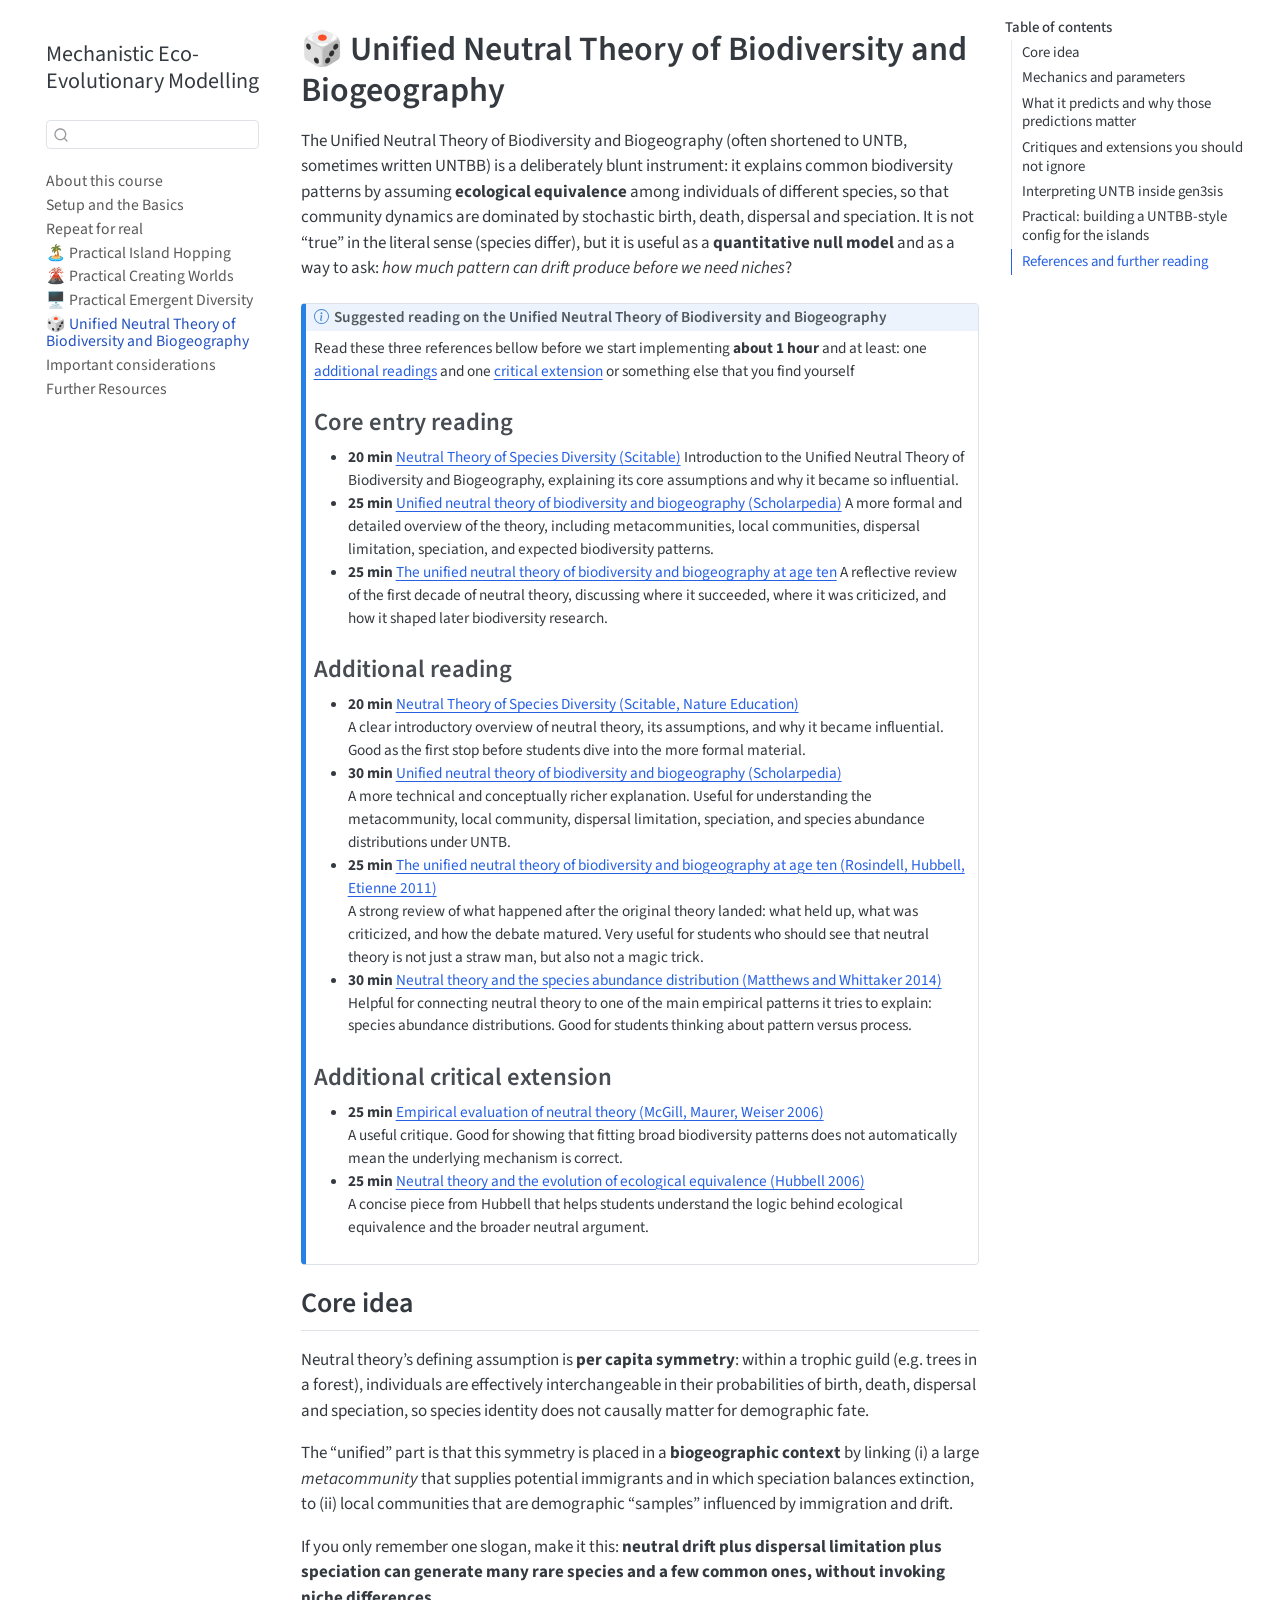
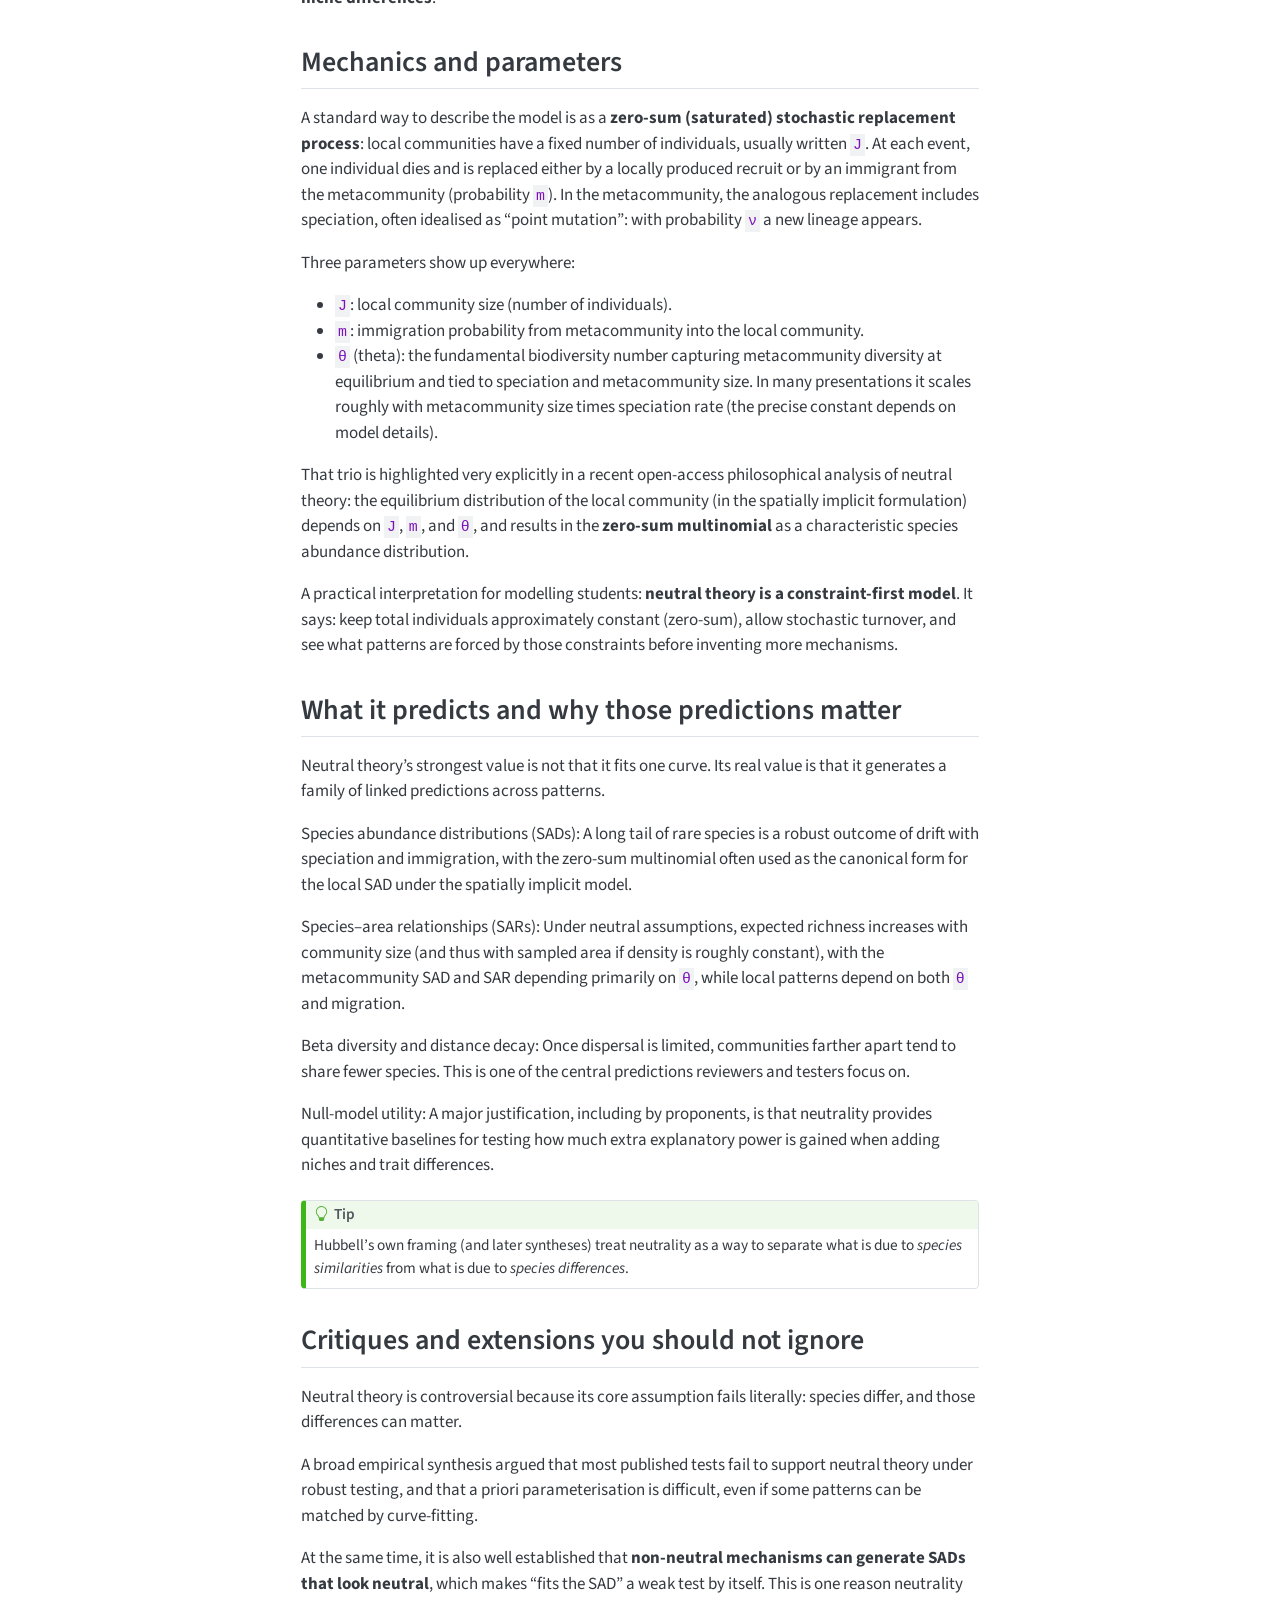
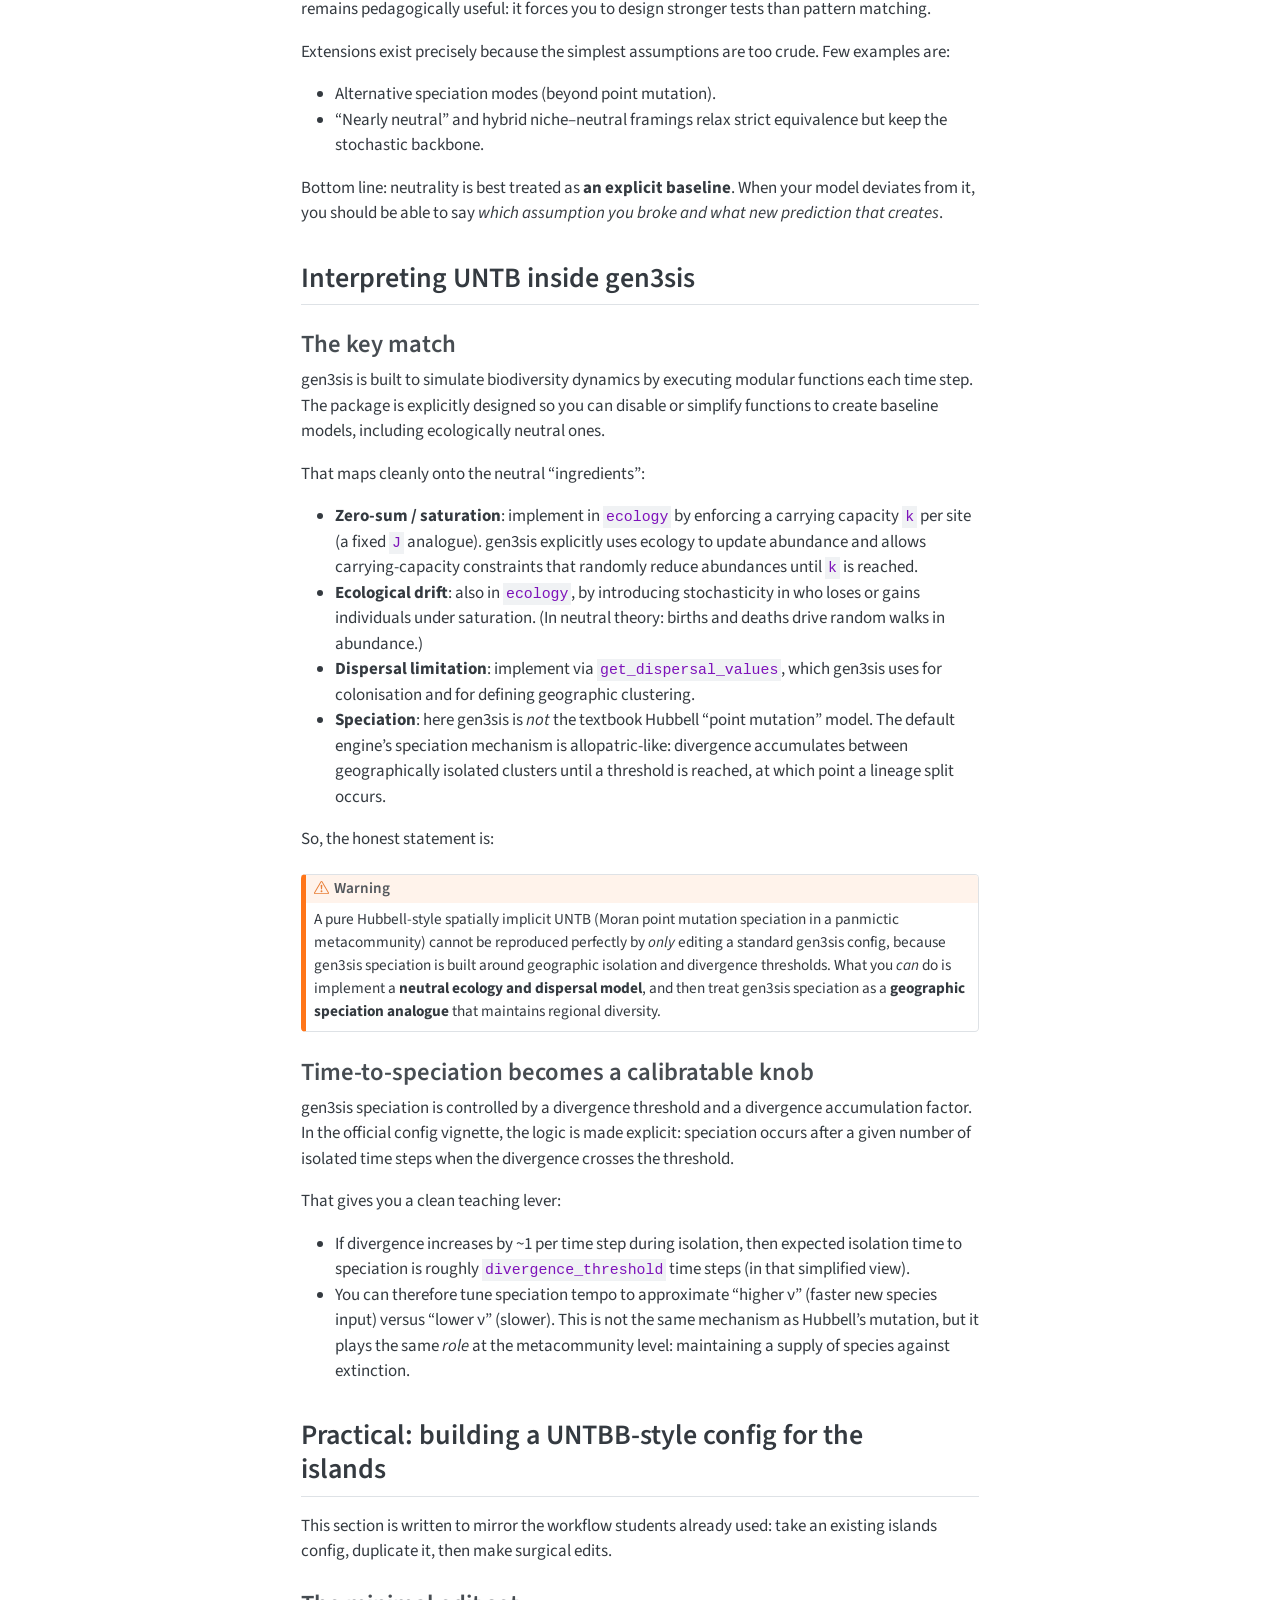
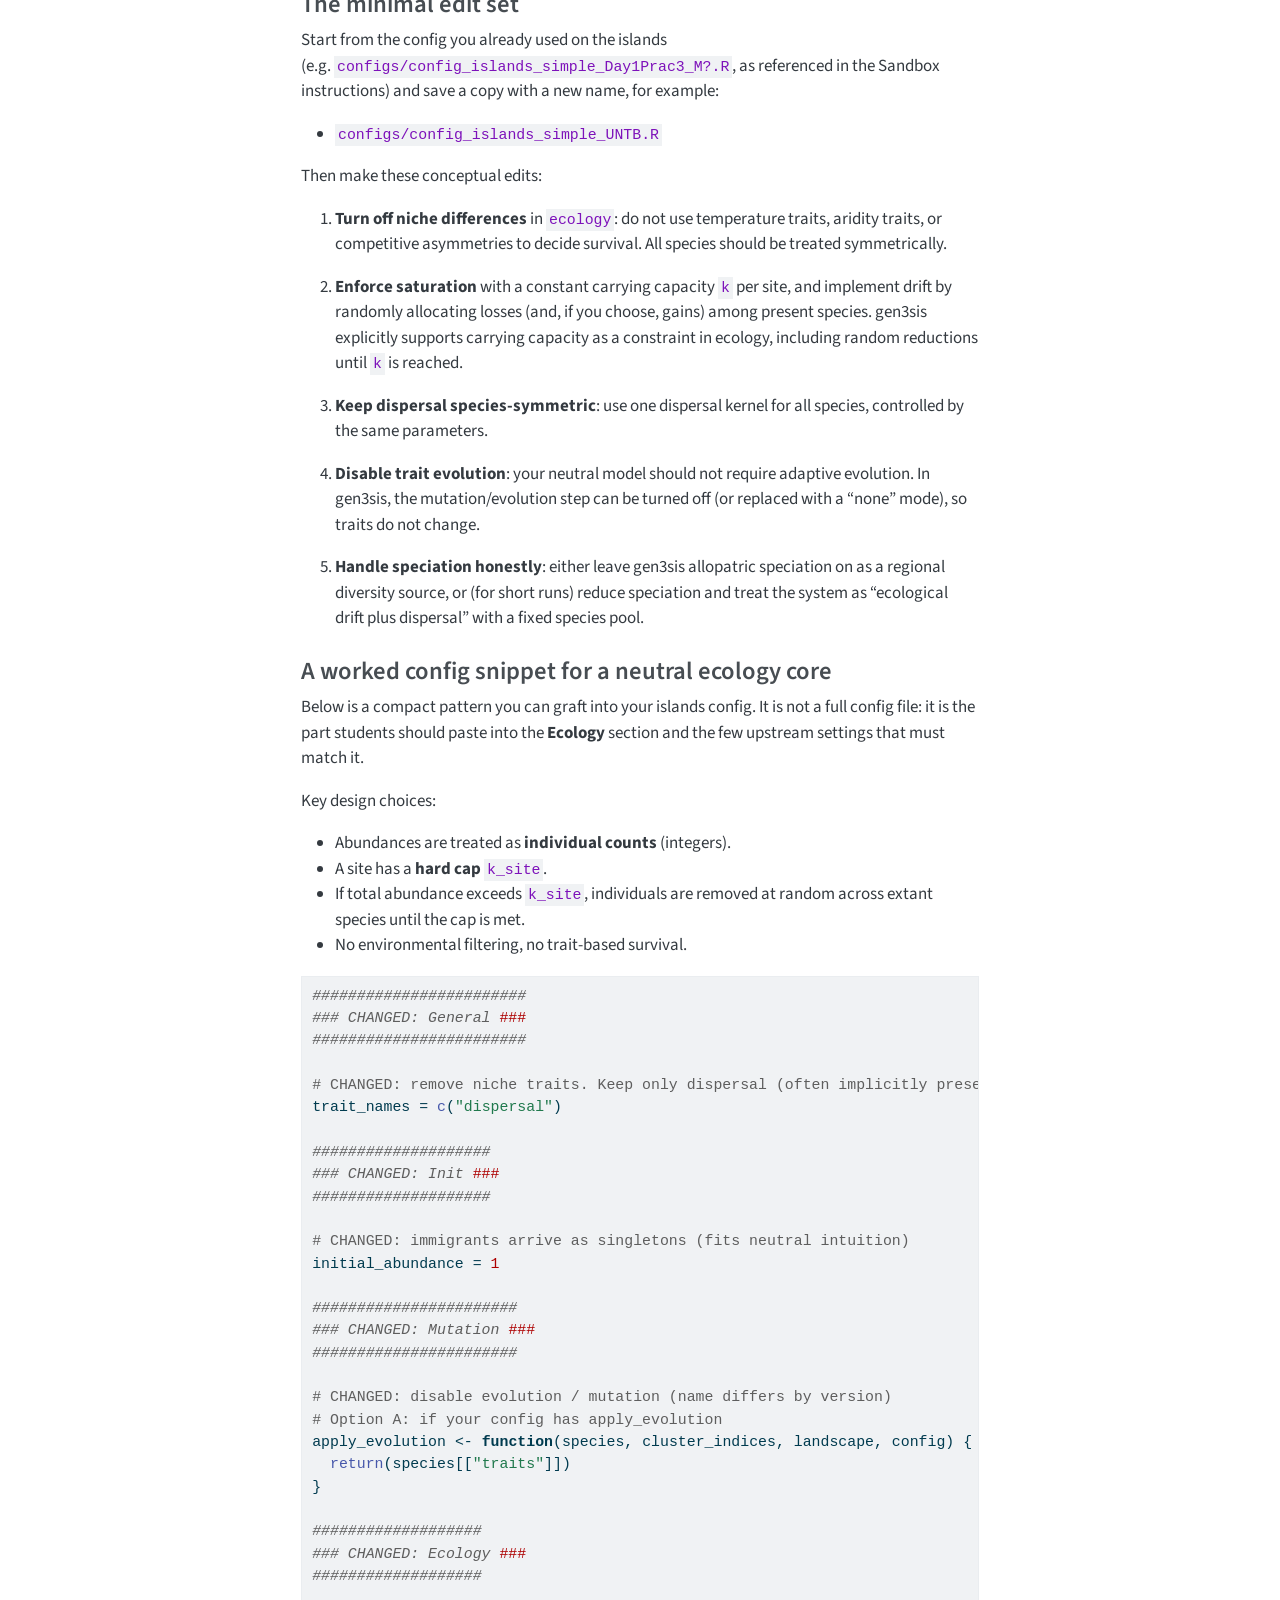
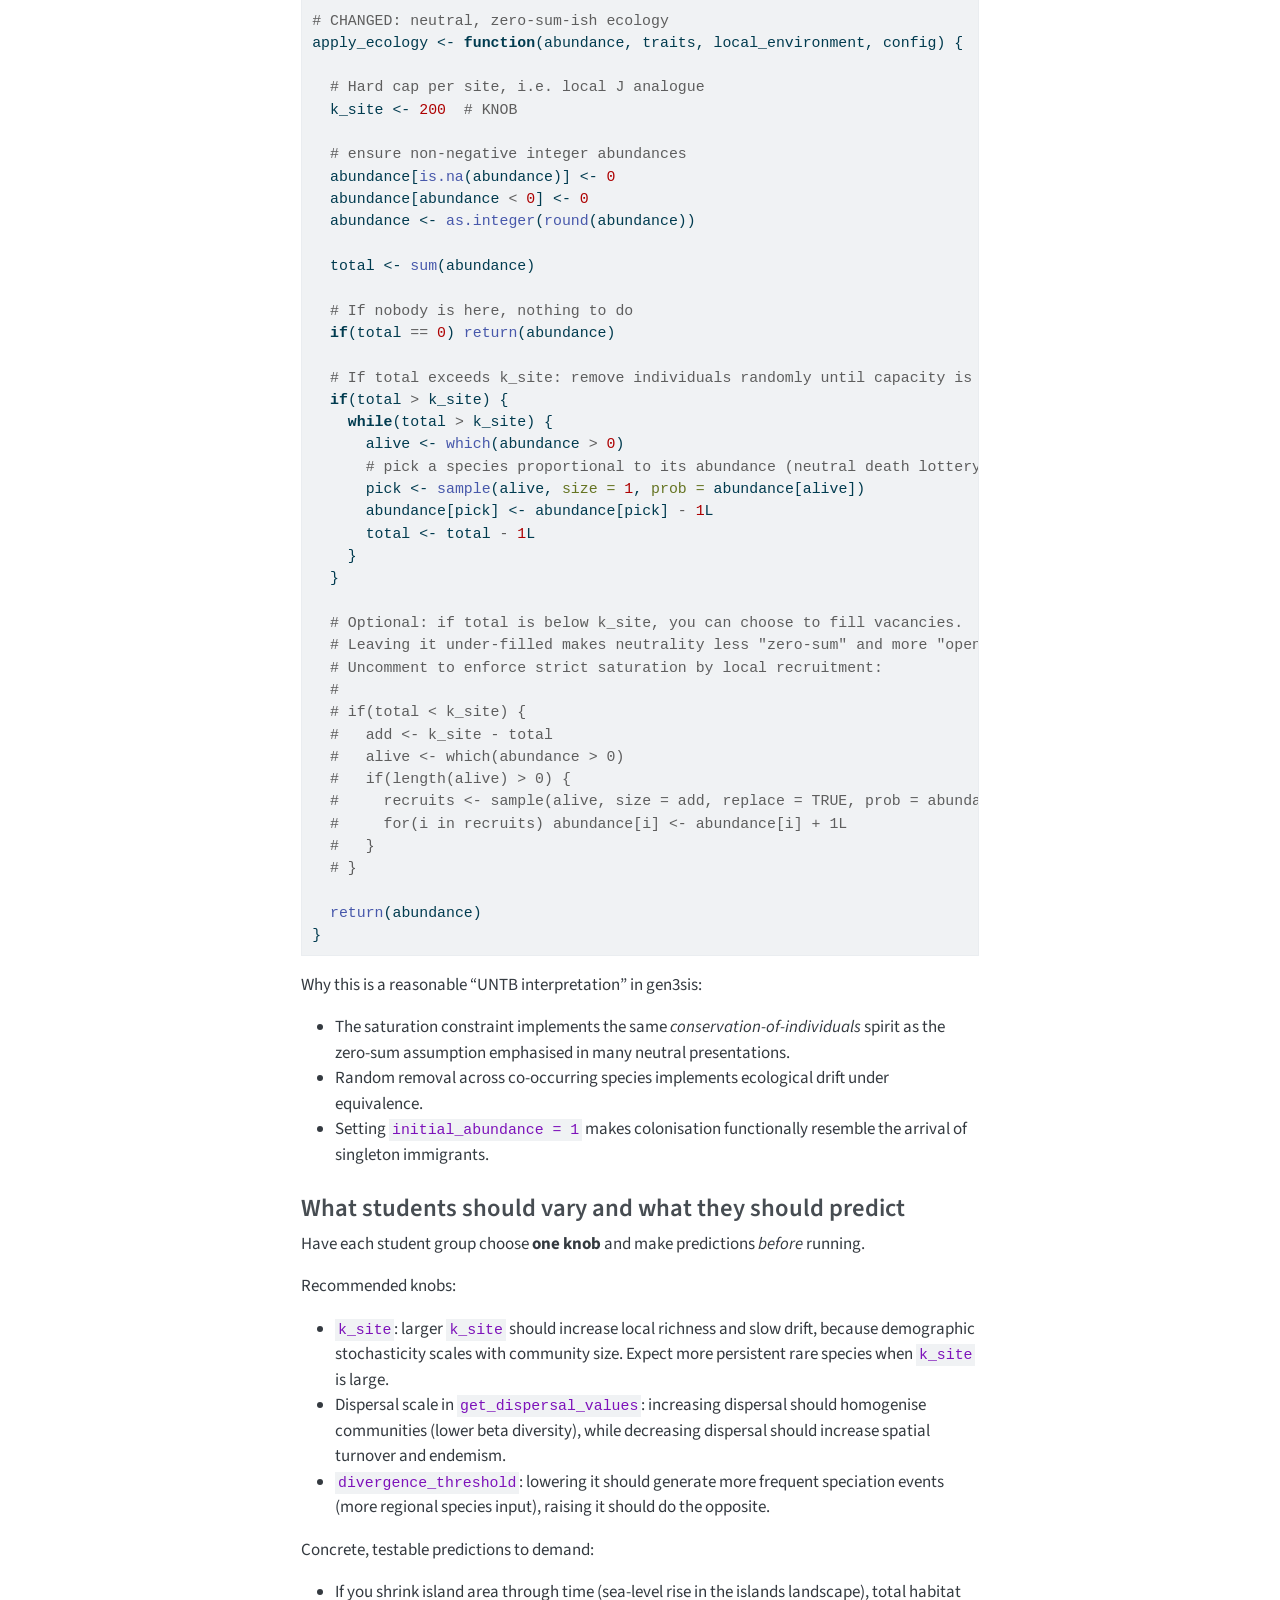
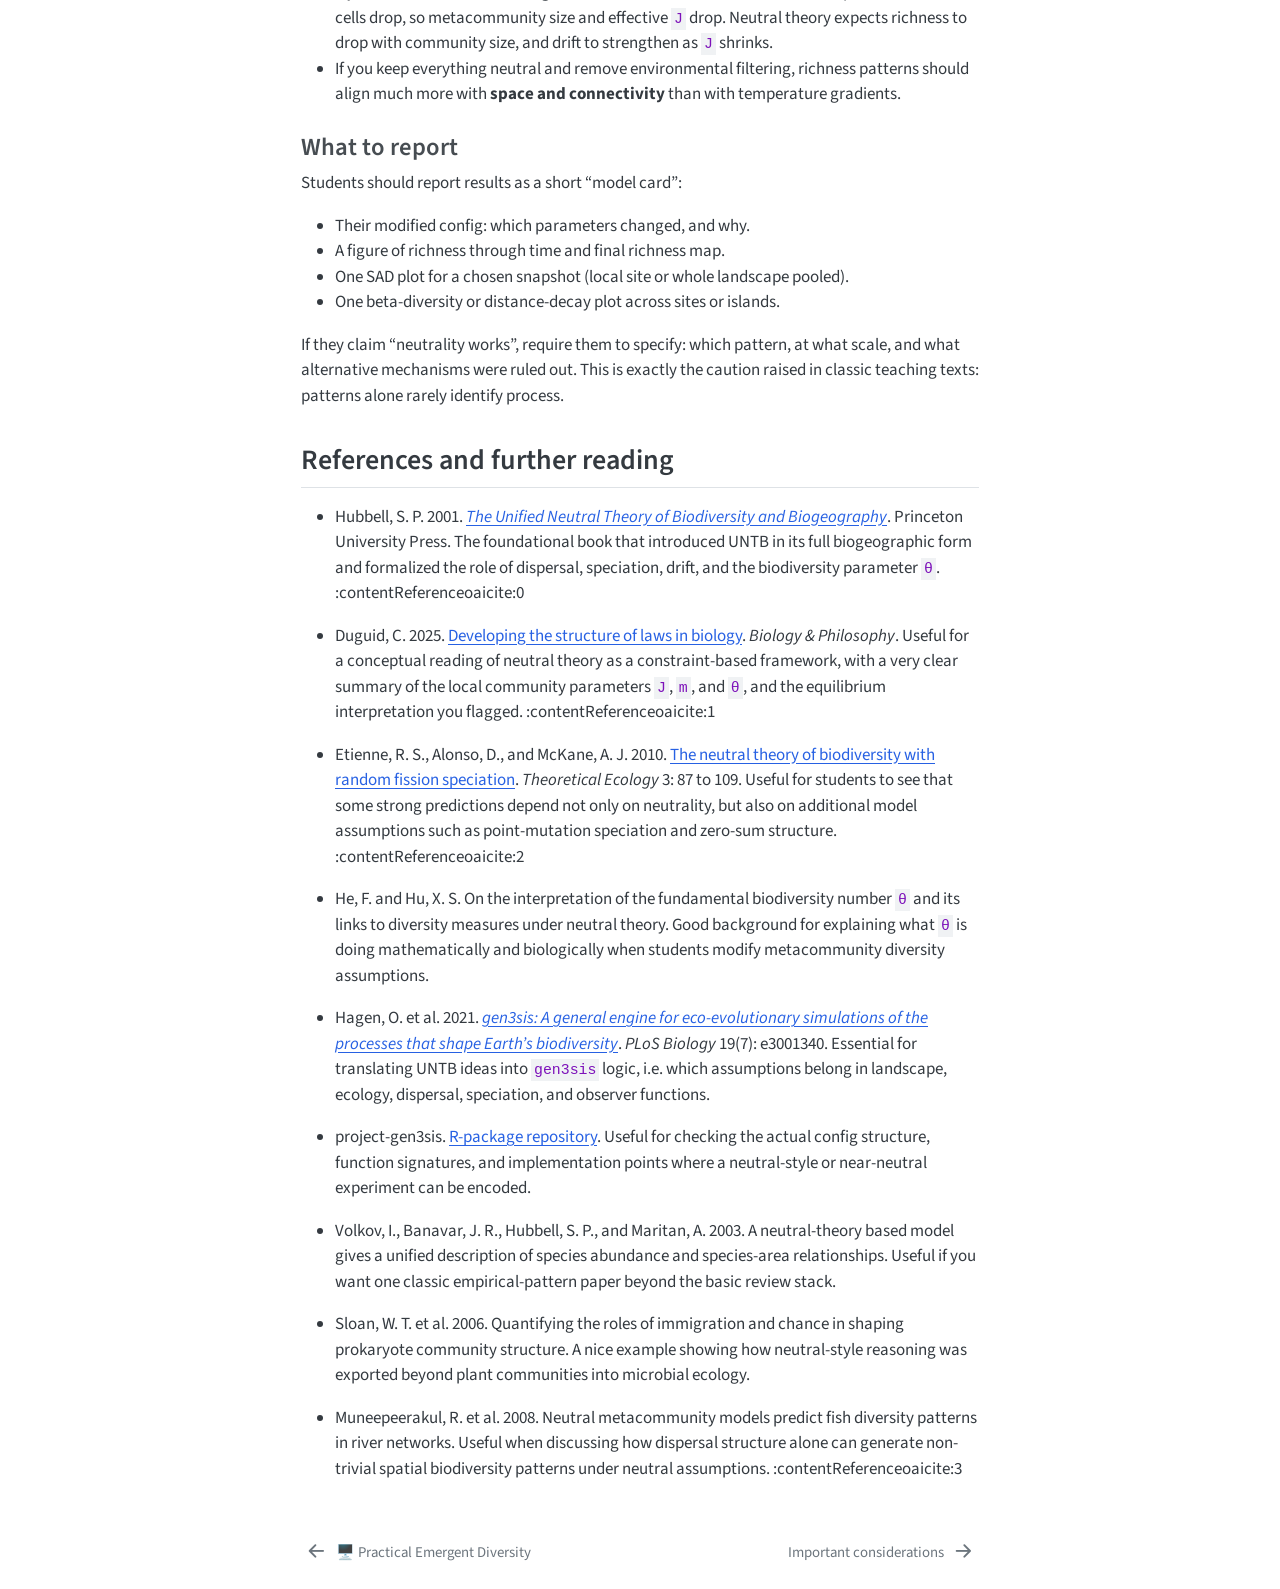
<file: docs/prac_untbb.html>
<!DOCTYPE html>
<html xmlns="http://www.w3.org/1999/xhtml" lang="en" xml:lang="en"><head>

<meta charset="utf-8">
<meta name="generator" content="quarto-1.8.25">

<meta name="viewport" content="width=device-width, initial-scale=1.0, user-scalable=yes">


<title>🎲 Unified Neutral Theory of Biodiversity and Biogeography – Mechanistic Eco-Evolutionary Modelling</title>
<style>
code{white-space: pre-wrap;}
span.smallcaps{font-variant: small-caps;}
div.columns{display: flex; gap: min(4vw, 1.5em);}
div.column{flex: auto; overflow-x: auto;}
div.hanging-indent{margin-left: 1.5em; text-indent: -1.5em;}
ul.task-list{list-style: none;}
ul.task-list li input[type="checkbox"] {
  width: 0.8em;
  margin: 0 0.8em 0.2em -1em; /* quarto-specific, see https://github.com/quarto-dev/quarto-cli/issues/4556 */ 
  vertical-align: middle;
}
/* CSS for syntax highlighting */
html { -webkit-text-size-adjust: 100%; }
pre > code.sourceCode { white-space: pre; position: relative; }
pre > code.sourceCode > span { display: inline-block; line-height: 1.25; }
pre > code.sourceCode > span:empty { height: 1.2em; }
.sourceCode { overflow: visible; }
code.sourceCode > span { color: inherit; text-decoration: inherit; }
div.sourceCode { margin: 1em 0; }
pre.sourceCode { margin: 0; }
@media screen {
div.sourceCode { overflow: auto; }
}
@media print {
pre > code.sourceCode { white-space: pre-wrap; }
pre > code.sourceCode > span { text-indent: -5em; padding-left: 5em; }
}
pre.numberSource code
  { counter-reset: source-line 0; }
pre.numberSource code > span
  { position: relative; left: -4em; counter-increment: source-line; }
pre.numberSource code > span > a:first-child::before
  { content: counter(source-line);
    position: relative; left: -1em; text-align: right; vertical-align: baseline;
    border: none; display: inline-block;
    -webkit-touch-callout: none; -webkit-user-select: none;
    -khtml-user-select: none; -moz-user-select: none;
    -ms-user-select: none; user-select: none;
    padding: 0 4px; width: 4em;
  }
pre.numberSource { margin-left: 3em;  padding-left: 4px; }
div.sourceCode
  {   }
@media screen {
pre > code.sourceCode > span > a:first-child::before { text-decoration: underline; }
}
</style>


<script src="site_libs/quarto-nav/quarto-nav.js"></script>
<script src="site_libs/quarto-nav/headroom.min.js"></script>
<script src="site_libs/clipboard/clipboard.min.js"></script>
<script src="site_libs/quarto-search/autocomplete.umd.js"></script>
<script src="site_libs/quarto-search/fuse.min.js"></script>
<script src="site_libs/quarto-search/quarto-search.js"></script>
<meta name="quarto:offset" content="./">
<link href="./considerations.html" rel="next">
<link href="./prac_outputs.html" rel="prev">
<script src="site_libs/quarto-html/quarto.js" type="module"></script>
<script src="site_libs/quarto-html/tabsets/tabsets.js" type="module"></script>
<script src="site_libs/quarto-html/axe/axe-check.js" type="module"></script>
<script src="site_libs/quarto-html/popper.min.js"></script>
<script src="site_libs/quarto-html/tippy.umd.min.js"></script>
<script src="site_libs/quarto-html/anchor.min.js"></script>
<link href="site_libs/quarto-html/tippy.css" rel="stylesheet">
<link href="site_libs/quarto-html/quarto-syntax-highlighting-7b89279ff1a6dce999919e0e67d4d9ec.css" rel="stylesheet" id="quarto-text-highlighting-styles">
<script src="site_libs/bootstrap/bootstrap.min.js"></script>
<link href="site_libs/bootstrap/bootstrap-icons.css" rel="stylesheet">
<link href="site_libs/bootstrap/bootstrap-70a47bd5681a7291082a5b9f83d58762.min.css" rel="stylesheet" append-hash="true" id="quarto-bootstrap" data-mode="light">
<script id="quarto-search-options" type="application/json">{
  "location": "sidebar",
  "copy-button": false,
  "collapse-after": 3,
  "panel-placement": "start",
  "type": "textbox",
  "limit": 50,
  "keyboard-shortcut": [
    "f",
    "/",
    "s"
  ],
  "show-item-context": false,
  "language": {
    "search-no-results-text": "No results",
    "search-matching-documents-text": "matching documents",
    "search-copy-link-title": "Copy link to search",
    "search-hide-matches-text": "Hide additional matches",
    "search-more-match-text": "more match in this document",
    "search-more-matches-text": "more matches in this document",
    "search-clear-button-title": "Clear",
    "search-text-placeholder": "",
    "search-detached-cancel-button-title": "Cancel",
    "search-submit-button-title": "Submit",
    "search-label": "Search"
  }
}</script>


</head>

<body class="nav-sidebar floating quarto-light">

<div id="quarto-search-results"></div>
  <header id="quarto-header" class="headroom fixed-top">
  <nav class="quarto-secondary-nav">
    <div class="container-fluid d-flex">
      <button type="button" class="quarto-btn-toggle btn" data-bs-toggle="collapse" role="button" data-bs-target=".quarto-sidebar-collapse-item" aria-controls="quarto-sidebar" aria-expanded="false" aria-label="Toggle sidebar navigation" onclick="if (window.quartoToggleHeadroom) { window.quartoToggleHeadroom(); }">
        <i class="bi bi-layout-text-sidebar-reverse"></i>
      </button>
        <nav class="quarto-page-breadcrumbs" aria-label="breadcrumb"><ol class="breadcrumb"><li class="breadcrumb-item"><a href="./prac_untbb.html"><span class="chapter-title">🎲 Unified Neutral Theory of Biodiversity and Biogeography</span></a></li></ol></nav>
        <a class="flex-grow-1" role="navigation" data-bs-toggle="collapse" data-bs-target=".quarto-sidebar-collapse-item" aria-controls="quarto-sidebar" aria-expanded="false" aria-label="Toggle sidebar navigation" onclick="if (window.quartoToggleHeadroom) { window.quartoToggleHeadroom(); }">      
        </a>
      <button type="button" class="btn quarto-search-button" aria-label="Search" onclick="window.quartoOpenSearch();">
        <i class="bi bi-search"></i>
      </button>
    </div>
  </nav>
</header>
<!-- content -->
<div id="quarto-content" class="quarto-container page-columns page-rows-contents page-layout-article">
<!-- sidebar -->
  <nav id="quarto-sidebar" class="sidebar collapse collapse-horizontal quarto-sidebar-collapse-item sidebar-navigation floating overflow-auto">
    <div class="pt-lg-2 mt-2 text-left sidebar-header sidebar-header-stacked">
      <a href="./index.html" class="sidebar-logo-link">
      </a>
    <div class="sidebar-title mb-0 py-0">
      <a href="./">Mechanistic Eco-Evolutionary Modelling</a> 
    </div>
      </div>
        <div class="mt-2 flex-shrink-0 align-items-center">
        <div class="sidebar-search">
        <div id="quarto-search" class="" title="Search"></div>
        </div>
        </div>
    <div class="sidebar-menu-container"> 
    <ul class="list-unstyled mt-1">
        <li class="sidebar-item">
  <div class="sidebar-item-container"> 
  <a href="./index.html" class="sidebar-item-text sidebar-link"><span class="chapter-title">About this course</span></a>
  </div>
</li>
        <li class="sidebar-item">
  <div class="sidebar-item-container"> 
  <a href="./setup.html" class="sidebar-item-text sidebar-link"><span class="chapter-title">Setup and the Basics</span></a>
  </div>
</li>
        <li class="sidebar-item">
  <div class="sidebar-item-container"> 
  <a href="./repeat_real.html" class="sidebar-item-text sidebar-link"><span class="chapter-title">Repeat for real</span></a>
  </div>
</li>
        <li class="sidebar-item">
  <div class="sidebar-item-container"> 
  <a href="./prac_islands.html" class="sidebar-item-text sidebar-link"><span class="chapter-title">🏝️ Practical Island Hopping</span></a>
  </div>
</li>
        <li class="sidebar-item">
  <div class="sidebar-item-container"> 
  <a href="./prac_landscapes.html" class="sidebar-item-text sidebar-link"><span class="chapter-title">🌋 Practical Creating Worlds</span></a>
  </div>
</li>
        <li class="sidebar-item">
  <div class="sidebar-item-container"> 
  <a href="./prac_outputs.html" class="sidebar-item-text sidebar-link"><span class="chapter-title">🖥️ Practical Emergent Diversity</span></a>
  </div>
</li>
        <li class="sidebar-item">
  <div class="sidebar-item-container"> 
  <a href="./prac_untbb.html" class="sidebar-item-text sidebar-link active"><span class="chapter-title">🎲 Unified Neutral Theory of Biodiversity and Biogeography</span></a>
  </div>
</li>
        <li class="sidebar-item">
  <div class="sidebar-item-container"> 
  <a href="./considerations.html" class="sidebar-item-text sidebar-link"><span class="chapter-title">Important considerations</span></a>
  </div>
</li>
        <li class="sidebar-item">
  <div class="sidebar-item-container"> 
  <a href="./resources.html" class="sidebar-item-text sidebar-link"><span class="chapter-title">Further Resources</span></a>
  </div>
</li>
    </ul>
    </div>
</nav>
<div id="quarto-sidebar-glass" class="quarto-sidebar-collapse-item" data-bs-toggle="collapse" data-bs-target=".quarto-sidebar-collapse-item"></div>
<!-- margin-sidebar -->
    <div id="quarto-margin-sidebar" class="sidebar margin-sidebar">
        <nav id="TOC" role="doc-toc" class="toc-active">
    <h2 id="toc-title">Table of contents</h2>
   
  <ul>
  <li><a href="#core-idea" id="toc-core-idea" class="nav-link active" data-scroll-target="#core-idea">Core idea</a></li>
  <li><a href="#mechanics-and-parameters" id="toc-mechanics-and-parameters" class="nav-link" data-scroll-target="#mechanics-and-parameters">Mechanics and parameters</a></li>
  <li><a href="#what-it-predicts-and-why-those-predictions-matter" id="toc-what-it-predicts-and-why-those-predictions-matter" class="nav-link" data-scroll-target="#what-it-predicts-and-why-those-predictions-matter">What it predicts and why those predictions matter</a></li>
  <li><a href="#critiques-and-extensions-you-should-not-ignore" id="toc-critiques-and-extensions-you-should-not-ignore" class="nav-link" data-scroll-target="#critiques-and-extensions-you-should-not-ignore">Critiques and extensions you should not ignore</a></li>
  <li><a href="#interpreting-untb-inside-gen3sis" id="toc-interpreting-untb-inside-gen3sis" class="nav-link" data-scroll-target="#interpreting-untb-inside-gen3sis">Interpreting UNTB inside gen3sis</a>
  <ul class="collapse">
  <li><a href="#the-key-match" id="toc-the-key-match" class="nav-link" data-scroll-target="#the-key-match">The key match</a></li>
  <li><a href="#time-to-speciation-becomes-a-calibratable-knob" id="toc-time-to-speciation-becomes-a-calibratable-knob" class="nav-link" data-scroll-target="#time-to-speciation-becomes-a-calibratable-knob">Time-to-speciation becomes a calibratable knob</a></li>
  </ul></li>
  <li><a href="#practical-building-a-untbb-style-config-for-the-islands" id="toc-practical-building-a-untbb-style-config-for-the-islands" class="nav-link" data-scroll-target="#practical-building-a-untbb-style-config-for-the-islands">Practical: building a UNTBB-style config for the islands</a>
  <ul class="collapse">
  <li><a href="#the-minimal-edit-set" id="toc-the-minimal-edit-set" class="nav-link" data-scroll-target="#the-minimal-edit-set">The minimal edit set</a></li>
  <li><a href="#a-worked-config-snippet-for-a-neutral-ecology-core" id="toc-a-worked-config-snippet-for-a-neutral-ecology-core" class="nav-link" data-scroll-target="#a-worked-config-snippet-for-a-neutral-ecology-core">A worked config snippet for a neutral ecology core</a></li>
  <li><a href="#what-students-should-vary-and-what-they-should-predict" id="toc-what-students-should-vary-and-what-they-should-predict" class="nav-link" data-scroll-target="#what-students-should-vary-and-what-they-should-predict">What students should vary and what they should predict</a></li>
  <li><a href="#what-to-report" id="toc-what-to-report" class="nav-link" data-scroll-target="#what-to-report">What to report</a></li>
  </ul></li>
  <li><a href="#references-and-further-reading" id="toc-references-and-further-reading" class="nav-link" data-scroll-target="#references-and-further-reading">References and further reading</a></li>
  </ul>
</nav>
    </div>
<!-- main -->
<main class="content" id="quarto-document-content">

<header id="title-block-header" class="quarto-title-block default">
<div class="quarto-title">
<h1 class="title"><span class="chapter-title">🎲 Unified Neutral Theory of Biodiversity and Biogeography</span></h1>
</div>



<div class="quarto-title-meta">

    
  
    
  </div>
  


</header>


<p>The Unified Neutral Theory of Biodiversity and Biogeography (often shortened to UNTB, sometimes written UNTBB) is a deliberately blunt instrument: it explains common biodiversity patterns by assuming <strong>ecological equivalence</strong> among individuals of different species, so that community dynamics are dominated by stochastic birth, death, dispersal and speciation. It is not “true” in the literal sense (species differ), but it is useful as a <strong>quantitative null model</strong> and as a way to ask: <em>how much pattern can drift produce before we need niches</em>?</p>
<div class="callout callout-style-default callout-note callout-titled">
<div class="callout-header d-flex align-content-center">
<div class="callout-icon-container">
<i class="callout-icon"></i>
</div>
<div class="callout-title-container flex-fill">
<span class="screen-reader-only">Note</span>Suggested reading on the Unified Neutral Theory of Biodiversity and Biogeography
</div>
</div>
<div class="callout-body-container callout-body">
<p>Read these three references bellow before we start implementing <strong>about 1 hour</strong> and at least: one <a href="#additional-reading">additional readings</a> and one <a href="#additional-critical">critical extension</a> or something else that you find yourself</p>
<section id="core-entry-reading" class="level3">
<h3 class="anchored" data-anchor-id="core-entry-reading">Core entry reading</h3>
<ul>
<li><strong>20 min</strong> <a href="https://www.nature.com/scitable/knowledge/library/neutral-theory-of-species-diversity-13259703/">Neutral Theory of Species Diversity (Scitable)</a> Introduction to the Unified Neutral Theory of Biodiversity and Biogeography, explaining its core assumptions and why it became so influential.</li>
<li><strong>25 min</strong> <a href="http://www.scholarpedia.org/article/Unified_neutral_theory_of_biodiversity_and_biogeography">Unified neutral theory of biodiversity and biogeography (Scholarpedia)</a> A more formal and detailed overview of the theory, including metacommunities, local communities, dispersal limitation, speciation, and expected biodiversity patterns.</li>
<li><strong>25 min</strong> <a href="https://pubmed.ncbi.nlm.nih.gov/21561679/">The unified neutral theory of biodiversity and biogeography at age ten</a> A reflective review of the first decade of neutral theory, discussing where it succeeded, where it was criticized, and how it shaped later biodiversity research.</li>
</ul>
</section>
<section id="additional-reading" class="level3">
<h3 class="anchored" data-anchor-id="additional-reading">Additional reading</h3>
<ul>
<li><strong>20 min</strong> <a href="https://www.nature.com/scitable/knowledge/library/neutral-theory-of-species-diversity-13259703/">Neutral Theory of Species Diversity (Scitable, Nature Education)</a><br>
A clear introductory overview of neutral theory, its assumptions, and why it became influential. Good as the first stop before students dive into the more formal material.</li>
<li><strong>30 min</strong> <a href="http://www.scholarpedia.org/article/Unified_neutral_theory_of_biodiversity_and_biogeography">Unified neutral theory of biodiversity and biogeography (Scholarpedia)</a><br>
A more technical and conceptually richer explanation. Useful for understanding the metacommunity, local community, dispersal limitation, speciation, and species abundance distributions under UNTB.</li>
<li><strong>25 min</strong> <a href="https://pubmed.ncbi.nlm.nih.gov/21561679/">The unified neutral theory of biodiversity and biogeography at age ten (Rosindell, Hubbell, Etienne 2011)</a><br>
A strong review of what happened after the original theory landed: what held up, what was criticized, and how the debate matured. Very useful for students who should see that neutral theory is not just a straw man, but also not a magic trick.</li>
<li><strong>30 min</strong> <a href="https://pubmed.ncbi.nlm.nih.gov/25360266/">Neutral theory and the species abundance distribution (Matthews and Whittaker 2014)</a><br>
Helpful for connecting neutral theory to one of the main empirical patterns it tries to explain: species abundance distributions. Good for students thinking about pattern versus process.</li>
</ul>
</section>
<section id="additional-critical" class="level3">
<h3 class="anchored" data-anchor-id="additional-critical">Additional critical extension</h3>
<ul>
<li><strong>25 min</strong> <a href="https://pubmed.ncbi.nlm.nih.gov/16869415/">Empirical evaluation of neutral theory (McGill, Maurer, Weiser 2006)</a><br>
A useful critique. Good for showing that fitting broad biodiversity patterns does not automatically mean the underlying mechanism is correct.</li>
<li><strong>25 min</strong> <a href="https://pubmed.ncbi.nlm.nih.gov/16869413/">Neutral theory and the evolution of ecological equivalence (Hubbell 2006)</a><br>
A concise piece from Hubbell that helps students understand the logic behind ecological equivalence and the broader neutral argument.</li>
</ul>
</section>
</div>
</div>
<section id="core-idea" class="level2 unnumbered">
<h2 class="unnumbered anchored" data-anchor-id="core-idea">Core idea</h2>
<p>Neutral theory’s defining assumption is <strong>per capita symmetry</strong>: within a trophic guild (e.g.&nbsp;trees in a forest), individuals are effectively interchangeable in their probabilities of birth, death, dispersal and speciation, so species identity does not causally matter for demographic fate.</p>
<p>The “unified” part is that this symmetry is placed in a <strong>biogeographic context</strong> by linking (i) a large <em>metacommunity</em> that supplies potential immigrants and in which speciation balances extinction, to (ii) local communities that are demographic “samples” influenced by immigration and drift.</p>
<p>If you only remember one slogan, make it this: <strong>neutral drift plus dispersal limitation plus speciation can generate many rare species and a few common ones, without invoking niche differences</strong>.</p>
</section>
<section id="mechanics-and-parameters" class="level2 unnumbered">
<h2 class="unnumbered anchored" data-anchor-id="mechanics-and-parameters">Mechanics and parameters</h2>
<p>A standard way to describe the model is as a <strong>zero-sum (saturated) stochastic replacement process</strong>: local communities have a fixed number of individuals, usually written <code>J</code>. At each event, one individual dies and is replaced either by a locally produced recruit or by an immigrant from the metacommunity (probability <code>m</code>). In the metacommunity, the analogous replacement includes speciation, often idealised as “point mutation”: with probability <code>ν</code> a new lineage appears.</p>
<p>Three parameters show up everywhere:</p>
<ul>
<li><code>J</code>: local community size (number of individuals).</li>
<li><code>m</code>: immigration probability from metacommunity into the local community.</li>
<li><code>θ</code> (theta): the fundamental biodiversity number capturing metacommunity diversity at equilibrium and tied to speciation and metacommunity size. In many presentations it scales roughly with metacommunity size times speciation rate (the precise constant depends on model details).</li>
</ul>
<p>That trio is highlighted very explicitly in a recent open-access philosophical analysis of neutral theory: the equilibrium distribution of the local community (in the spatially implicit formulation) depends on <code>J</code>, <code>m</code>, and <code>θ</code>, and results in the <strong>zero-sum multinomial</strong> as a characteristic species abundance distribution.</p>
<p>A practical interpretation for modelling students: <strong>neutral theory is a constraint-first model</strong>. It says: keep total individuals approximately constant (zero-sum), allow stochastic turnover, and see what patterns are forced by those constraints before inventing more mechanisms.</p>
</section>
<section id="what-it-predicts-and-why-those-predictions-matter" class="level2 unnumbered">
<h2 class="unnumbered anchored" data-anchor-id="what-it-predicts-and-why-those-predictions-matter">What it predicts and why those predictions matter</h2>
<p>Neutral theory’s strongest value is not that it fits one curve. Its real value is that it generates a family of linked predictions across patterns.</p>
<p>Species abundance distributions (SADs): A long tail of rare species is a robust outcome of drift with speciation and immigration, with the zero-sum multinomial often used as the canonical form for the local SAD under the spatially implicit model.</p>
<p>Species–area relationships (SARs): Under neutral assumptions, expected richness increases with community size (and thus with sampled area if density is roughly constant), with the metacommunity SAD and SAR depending primarily on <code>θ</code>, while local patterns depend on both <code>θ</code> and migration.</p>
<p>Beta diversity and distance decay: Once dispersal is limited, communities farther apart tend to share fewer species. This is one of the central predictions reviewers and testers focus on.</p>
<p>Null-model utility: A major justification, including by proponents, is that neutrality provides quantitative baselines for testing how much extra explanatory power is gained when adding niches and trait differences.</p>
<div class="callout callout-style-default callout-tip callout-titled">
<div class="callout-header d-flex align-content-center">
<div class="callout-icon-container">
<i class="callout-icon"></i>
</div>
<div class="callout-title-container flex-fill">
Tip
</div>
</div>
<div class="callout-body-container callout-body">
<p>Hubbell’s own framing (and later syntheses) treat neutrality as a way to separate what is due to <em>species similarities</em> from what is due to <em>species differences</em>.</p>
</div>
</div>
</section>
<section id="critiques-and-extensions-you-should-not-ignore" class="level2 unnumbered">
<h2 class="unnumbered anchored" data-anchor-id="critiques-and-extensions-you-should-not-ignore">Critiques and extensions you should not ignore</h2>
<p>Neutral theory is controversial because its core assumption fails literally: species differ, and those differences can matter.</p>
<p>A broad empirical synthesis argued that most published tests fail to support neutral theory under robust testing, and that a priori parameterisation is difficult, even if some patterns can be matched by curve-fitting.</p>
<p>At the same time, it is also well established that <strong>non-neutral mechanisms can generate SADs that look neutral</strong>, which makes “fits the SAD” a weak test by itself. This is one reason neutrality remains pedagogically useful: it forces you to design stronger tests than pattern matching.</p>
<p>Extensions exist precisely because the simplest assumptions are too crude. Few examples are:</p>
<ul>
<li>Alternative speciation modes (beyond point mutation).<br>
</li>
<li>“Nearly neutral” and hybrid niche–neutral framings relax strict equivalence but keep the stochastic backbone.</li>
</ul>
<p>Bottom line: neutrality is best treated as <strong>an explicit baseline</strong>. When your model deviates from it, you should be able to say <em>which assumption you broke and what new prediction that creates</em>.</p>
</section>
<section id="interpreting-untb-inside-gen3sis" class="level2 unnumbered">
<h2 class="unnumbered anchored" data-anchor-id="interpreting-untb-inside-gen3sis">Interpreting UNTB inside gen3sis</h2>
<section id="the-key-match" class="level3">
<h3 class="anchored" data-anchor-id="the-key-match">The key match</h3>
<p>gen3sis is built to simulate biodiversity dynamics by executing modular functions each time step. The package is explicitly designed so you can disable or simplify functions to create baseline models, including ecologically neutral ones.</p>
<p>That maps cleanly onto the neutral “ingredients”:</p>
<ul>
<li><strong>Zero-sum / saturation</strong>: implement in <code>ecology</code> by enforcing a carrying capacity <code>k</code> per site (a fixed <code>J</code> analogue). gen3sis explicitly uses ecology to update abundance and allows carrying-capacity constraints that randomly reduce abundances until <code>k</code> is reached.</li>
<li><strong>Ecological drift</strong>: also in <code>ecology</code>, by introducing stochasticity in who loses or gains individuals under saturation. (In neutral theory: births and deaths drive random walks in abundance.)</li>
<li><strong>Dispersal limitation</strong>: implement via <code>get_dispersal_values</code>, which gen3sis uses for colonisation and for defining geographic clustering.</li>
<li><strong>Speciation</strong>: here gen3sis is <em>not</em> the textbook Hubbell “point mutation” model. The default engine’s speciation mechanism is allopatric-like: divergence accumulates between geographically isolated clusters until a threshold is reached, at which point a lineage split occurs.</li>
</ul>
<p>So, the honest statement is:</p>
<div class="callout callout-style-default callout-warning callout-titled">
<div class="callout-header d-flex align-content-center">
<div class="callout-icon-container">
<i class="callout-icon"></i>
</div>
<div class="callout-title-container flex-fill">
Warning
</div>
</div>
<div class="callout-body-container callout-body">
<p>A pure Hubbell-style spatially implicit UNTB (Moran point mutation speciation in a panmictic metacommunity) cannot be reproduced perfectly by <em>only</em> editing a standard gen3sis config, because gen3sis speciation is built around geographic isolation and divergence thresholds. What you <em>can</em> do is implement a <strong>neutral ecology and dispersal model</strong>, and then treat gen3sis speciation as a <strong>geographic speciation analogue</strong> that maintains regional diversity.</p>
</div>
</div>
</section>
<section id="time-to-speciation-becomes-a-calibratable-knob" class="level3">
<h3 class="anchored" data-anchor-id="time-to-speciation-becomes-a-calibratable-knob">Time-to-speciation becomes a calibratable knob</h3>
<p>gen3sis speciation is controlled by a divergence threshold and a divergence accumulation factor. In the official config vignette, the logic is made explicit: speciation occurs after a given number of isolated time steps when the divergence crosses the threshold.</p>
<p>That gives you a clean teaching lever:</p>
<ul>
<li>If divergence increases by ~1 per time step during isolation, then expected isolation time to speciation is roughly <code>divergence_threshold</code> time steps (in that simplified view).</li>
<li>You can therefore tune speciation tempo to approximate “higher ν” (faster new species input) versus “lower ν” (slower). This is not the same mechanism as Hubbell’s mutation, but it plays the same <em>role</em> at the metacommunity level: maintaining a supply of species against extinction.</li>
</ul>
</section>
</section>
<section id="practical-building-a-untbb-style-config-for-the-islands" class="level2 unnumbered">
<h2 class="unnumbered anchored" data-anchor-id="practical-building-a-untbb-style-config-for-the-islands">Practical: building a UNTBB-style config for the islands</h2>
<p>This section is written to mirror the workflow students already used: take an existing islands config, duplicate it, then make surgical edits.</p>
<section id="the-minimal-edit-set" class="level3">
<h3 class="anchored" data-anchor-id="the-minimal-edit-set">The minimal edit set</h3>
<p>Start from the config you already used on the islands (e.g.&nbsp;<code>configs/config_islands_simple_Day1Prac3_M?.R</code>, as referenced in the Sandbox instructions) and save a copy with a new name, for example:</p>
<ul>
<li><code>configs/config_islands_simple_UNTB.R</code></li>
</ul>
<p>Then make these conceptual edits:</p>
<ol type="1">
<li><p><strong>Turn off niche differences</strong> in <code>ecology</code>: do not use temperature traits, aridity traits, or competitive asymmetries to decide survival. All species should be treated symmetrically.</p></li>
<li><p><strong>Enforce saturation</strong> with a constant carrying capacity <code>k</code> per site, and implement drift by randomly allocating losses (and, if you choose, gains) among present species. gen3sis explicitly supports carrying capacity as a constraint in ecology, including random reductions until <code>k</code> is reached.</p></li>
<li><p><strong>Keep dispersal species-symmetric</strong>: use one dispersal kernel for all species, controlled by the same parameters.</p></li>
<li><p><strong>Disable trait evolution</strong>: your neutral model should not require adaptive evolution. In gen3sis, the mutation/evolution step can be turned off (or replaced with a “none” mode), so traits do not change.</p></li>
<li><p><strong>Handle speciation honestly</strong>: either leave gen3sis allopatric speciation on as a regional diversity source, or (for short runs) reduce speciation and treat the system as “ecological drift plus dispersal” with a fixed species pool.</p></li>
</ol>
</section>
<section id="a-worked-config-snippet-for-a-neutral-ecology-core" class="level3">
<h3 class="anchored" data-anchor-id="a-worked-config-snippet-for-a-neutral-ecology-core">A worked config snippet for a neutral ecology core</h3>
<p>Below is a compact pattern you can graft into your islands config. It is not a full config file: it is the part students should paste into the <strong>Ecology</strong> section and the few upstream settings that must match it.</p>
<p>Key design choices:</p>
<ul>
<li>Abundances are treated as <strong>individual counts</strong> (integers).</li>
<li>A site has a <strong>hard cap</strong> <code>k_site</code>.</li>
<li>If total abundance exceeds <code>k_site</code>, individuals are removed at random across extant species until the cap is met.</li>
<li>No environmental filtering, no trait-based survival.</li>
</ul>
<div class="cell">
<div class="code-copy-outer-scaffold"><div class="sourceCode cell-code" id="cb1"><pre class="sourceCode r code-with-copy"><code class="sourceCode r"><span id="cb1-1"><a href="#cb1-1" aria-hidden="true" tabindex="-1"></a><span class="do">########################</span></span>
<span id="cb1-2"><a href="#cb1-2" aria-hidden="true" tabindex="-1"></a><span class="do">### CHANGED: General </span><span class="al">###</span></span>
<span id="cb1-3"><a href="#cb1-3" aria-hidden="true" tabindex="-1"></a><span class="do">########################</span></span>
<span id="cb1-4"><a href="#cb1-4" aria-hidden="true" tabindex="-1"></a></span>
<span id="cb1-5"><a href="#cb1-5" aria-hidden="true" tabindex="-1"></a><span class="co"># CHANGED: remove niche traits. Keep only dispersal (often implicitly present).</span></span>
<span id="cb1-6"><a href="#cb1-6" aria-hidden="true" tabindex="-1"></a>trait_names <span class="ot">=</span> <span class="fu">c</span>(<span class="st">"dispersal"</span>)</span>
<span id="cb1-7"><a href="#cb1-7" aria-hidden="true" tabindex="-1"></a></span>
<span id="cb1-8"><a href="#cb1-8" aria-hidden="true" tabindex="-1"></a><span class="do">####################</span></span>
<span id="cb1-9"><a href="#cb1-9" aria-hidden="true" tabindex="-1"></a><span class="do">### CHANGED: Init </span><span class="al">###</span></span>
<span id="cb1-10"><a href="#cb1-10" aria-hidden="true" tabindex="-1"></a><span class="do">####################</span></span>
<span id="cb1-11"><a href="#cb1-11" aria-hidden="true" tabindex="-1"></a></span>
<span id="cb1-12"><a href="#cb1-12" aria-hidden="true" tabindex="-1"></a><span class="co"># CHANGED: immigrants arrive as singletons (fits neutral intuition)</span></span>
<span id="cb1-13"><a href="#cb1-13" aria-hidden="true" tabindex="-1"></a>initial_abundance <span class="ot">=</span> <span class="dv">1</span></span>
<span id="cb1-14"><a href="#cb1-14" aria-hidden="true" tabindex="-1"></a></span>
<span id="cb1-15"><a href="#cb1-15" aria-hidden="true" tabindex="-1"></a><span class="do">#######################</span></span>
<span id="cb1-16"><a href="#cb1-16" aria-hidden="true" tabindex="-1"></a><span class="do">### CHANGED: Mutation </span><span class="al">###</span></span>
<span id="cb1-17"><a href="#cb1-17" aria-hidden="true" tabindex="-1"></a><span class="do">#######################</span></span>
<span id="cb1-18"><a href="#cb1-18" aria-hidden="true" tabindex="-1"></a></span>
<span id="cb1-19"><a href="#cb1-19" aria-hidden="true" tabindex="-1"></a><span class="co"># CHANGED: disable evolution / mutation (name differs by version)</span></span>
<span id="cb1-20"><a href="#cb1-20" aria-hidden="true" tabindex="-1"></a><span class="co"># Option A: if your config has apply_evolution</span></span>
<span id="cb1-21"><a href="#cb1-21" aria-hidden="true" tabindex="-1"></a>apply_evolution <span class="ot">&lt;-</span> <span class="cf">function</span>(species, cluster_indices, landscape, config) {</span>
<span id="cb1-22"><a href="#cb1-22" aria-hidden="true" tabindex="-1"></a>  <span class="fu">return</span>(species[[<span class="st">"traits"</span>]])</span>
<span id="cb1-23"><a href="#cb1-23" aria-hidden="true" tabindex="-1"></a>}</span>
<span id="cb1-24"><a href="#cb1-24" aria-hidden="true" tabindex="-1"></a></span>
<span id="cb1-25"><a href="#cb1-25" aria-hidden="true" tabindex="-1"></a><span class="do">###################</span></span>
<span id="cb1-26"><a href="#cb1-26" aria-hidden="true" tabindex="-1"></a><span class="do">### CHANGED: Ecology </span><span class="al">###</span></span>
<span id="cb1-27"><a href="#cb1-27" aria-hidden="true" tabindex="-1"></a><span class="do">###################</span></span>
<span id="cb1-28"><a href="#cb1-28" aria-hidden="true" tabindex="-1"></a></span>
<span id="cb1-29"><a href="#cb1-29" aria-hidden="true" tabindex="-1"></a><span class="co"># CHANGED: neutral, zero-sum-ish ecology</span></span>
<span id="cb1-30"><a href="#cb1-30" aria-hidden="true" tabindex="-1"></a>apply_ecology <span class="ot">&lt;-</span> <span class="cf">function</span>(abundance, traits, local_environment, config) {</span>
<span id="cb1-31"><a href="#cb1-31" aria-hidden="true" tabindex="-1"></a></span>
<span id="cb1-32"><a href="#cb1-32" aria-hidden="true" tabindex="-1"></a>  <span class="co"># Hard cap per site, i.e. local J analogue</span></span>
<span id="cb1-33"><a href="#cb1-33" aria-hidden="true" tabindex="-1"></a>  k_site <span class="ot">&lt;-</span> <span class="dv">200</span>  <span class="co"># KNOB</span></span>
<span id="cb1-34"><a href="#cb1-34" aria-hidden="true" tabindex="-1"></a></span>
<span id="cb1-35"><a href="#cb1-35" aria-hidden="true" tabindex="-1"></a>  <span class="co"># ensure non-negative integer abundances</span></span>
<span id="cb1-36"><a href="#cb1-36" aria-hidden="true" tabindex="-1"></a>  abundance[<span class="fu">is.na</span>(abundance)] <span class="ot">&lt;-</span> <span class="dv">0</span></span>
<span id="cb1-37"><a href="#cb1-37" aria-hidden="true" tabindex="-1"></a>  abundance[abundance <span class="sc">&lt;</span> <span class="dv">0</span>] <span class="ot">&lt;-</span> <span class="dv">0</span></span>
<span id="cb1-38"><a href="#cb1-38" aria-hidden="true" tabindex="-1"></a>  abundance <span class="ot">&lt;-</span> <span class="fu">as.integer</span>(<span class="fu">round</span>(abundance))</span>
<span id="cb1-39"><a href="#cb1-39" aria-hidden="true" tabindex="-1"></a></span>
<span id="cb1-40"><a href="#cb1-40" aria-hidden="true" tabindex="-1"></a>  total <span class="ot">&lt;-</span> <span class="fu">sum</span>(abundance)</span>
<span id="cb1-41"><a href="#cb1-41" aria-hidden="true" tabindex="-1"></a></span>
<span id="cb1-42"><a href="#cb1-42" aria-hidden="true" tabindex="-1"></a>  <span class="co"># If nobody is here, nothing to do</span></span>
<span id="cb1-43"><a href="#cb1-43" aria-hidden="true" tabindex="-1"></a>  <span class="cf">if</span>(total <span class="sc">==</span> <span class="dv">0</span>) <span class="fu">return</span>(abundance)</span>
<span id="cb1-44"><a href="#cb1-44" aria-hidden="true" tabindex="-1"></a></span>
<span id="cb1-45"><a href="#cb1-45" aria-hidden="true" tabindex="-1"></a>  <span class="co"># If total exceeds k_site: remove individuals randomly until capacity is met</span></span>
<span id="cb1-46"><a href="#cb1-46" aria-hidden="true" tabindex="-1"></a>  <span class="cf">if</span>(total <span class="sc">&gt;</span> k_site) {</span>
<span id="cb1-47"><a href="#cb1-47" aria-hidden="true" tabindex="-1"></a>    <span class="cf">while</span>(total <span class="sc">&gt;</span> k_site) {</span>
<span id="cb1-48"><a href="#cb1-48" aria-hidden="true" tabindex="-1"></a>      alive <span class="ot">&lt;-</span> <span class="fu">which</span>(abundance <span class="sc">&gt;</span> <span class="dv">0</span>)</span>
<span id="cb1-49"><a href="#cb1-49" aria-hidden="true" tabindex="-1"></a>      <span class="co"># pick a species proportional to its abundance (neutral death lottery)</span></span>
<span id="cb1-50"><a href="#cb1-50" aria-hidden="true" tabindex="-1"></a>      pick <span class="ot">&lt;-</span> <span class="fu">sample</span>(alive, <span class="at">size =</span> <span class="dv">1</span>, <span class="at">prob =</span> abundance[alive])</span>
<span id="cb1-51"><a href="#cb1-51" aria-hidden="true" tabindex="-1"></a>      abundance[pick] <span class="ot">&lt;-</span> abundance[pick] <span class="sc">-</span> <span class="dv">1</span>L</span>
<span id="cb1-52"><a href="#cb1-52" aria-hidden="true" tabindex="-1"></a>      total <span class="ot">&lt;-</span> total <span class="sc">-</span> <span class="dv">1</span>L</span>
<span id="cb1-53"><a href="#cb1-53" aria-hidden="true" tabindex="-1"></a>    }</span>
<span id="cb1-54"><a href="#cb1-54" aria-hidden="true" tabindex="-1"></a>  }</span>
<span id="cb1-55"><a href="#cb1-55" aria-hidden="true" tabindex="-1"></a></span>
<span id="cb1-56"><a href="#cb1-56" aria-hidden="true" tabindex="-1"></a>  <span class="co"># Optional: if total is below k_site, you can choose to fill vacancies.</span></span>
<span id="cb1-57"><a href="#cb1-57" aria-hidden="true" tabindex="-1"></a>  <span class="co"># Leaving it under-filled makes neutrality less "zero-sum" and more "open".</span></span>
<span id="cb1-58"><a href="#cb1-58" aria-hidden="true" tabindex="-1"></a>  <span class="co"># Uncomment to enforce strict saturation by local recruitment:</span></span>
<span id="cb1-59"><a href="#cb1-59" aria-hidden="true" tabindex="-1"></a>  <span class="co">#</span></span>
<span id="cb1-60"><a href="#cb1-60" aria-hidden="true" tabindex="-1"></a>  <span class="co"># if(total &lt; k_site) {</span></span>
<span id="cb1-61"><a href="#cb1-61" aria-hidden="true" tabindex="-1"></a>  <span class="co">#   add &lt;- k_site - total</span></span>
<span id="cb1-62"><a href="#cb1-62" aria-hidden="true" tabindex="-1"></a>  <span class="co">#   alive &lt;- which(abundance &gt; 0)</span></span>
<span id="cb1-63"><a href="#cb1-63" aria-hidden="true" tabindex="-1"></a>  <span class="co">#   if(length(alive) &gt; 0) {</span></span>
<span id="cb1-64"><a href="#cb1-64" aria-hidden="true" tabindex="-1"></a>  <span class="co">#     recruits &lt;- sample(alive, size = add, replace = TRUE, prob = abundance[alive])</span></span>
<span id="cb1-65"><a href="#cb1-65" aria-hidden="true" tabindex="-1"></a>  <span class="co">#     for(i in recruits) abundance[i] &lt;- abundance[i] + 1L</span></span>
<span id="cb1-66"><a href="#cb1-66" aria-hidden="true" tabindex="-1"></a>  <span class="co">#   }</span></span>
<span id="cb1-67"><a href="#cb1-67" aria-hidden="true" tabindex="-1"></a>  <span class="co"># }</span></span>
<span id="cb1-68"><a href="#cb1-68" aria-hidden="true" tabindex="-1"></a></span>
<span id="cb1-69"><a href="#cb1-69" aria-hidden="true" tabindex="-1"></a>  <span class="fu">return</span>(abundance)</span>
<span id="cb1-70"><a href="#cb1-70" aria-hidden="true" tabindex="-1"></a>}</span></code></pre></div><button title="Copy to Clipboard" class="code-copy-button"><i class="bi"></i></button></div>
</div>
<p>Why this is a reasonable “UNTB interpretation” in gen3sis:</p>
<ul>
<li>The saturation constraint implements the same <em>conservation-of-individuals</em> spirit as the zero-sum assumption emphasised in many neutral presentations.</li>
<li>Random removal across co-occurring species implements ecological drift under equivalence.</li>
<li>Setting <code>initial_abundance = 1</code> makes colonisation functionally resemble the arrival of singleton immigrants.</li>
</ul>
</section>
<section id="what-students-should-vary-and-what-they-should-predict" class="level3">
<h3 class="anchored" data-anchor-id="what-students-should-vary-and-what-they-should-predict">What students should vary and what they should predict</h3>
<p>Have each student group choose <strong>one knob</strong> and make predictions <em>before</em> running.</p>
<p>Recommended knobs:</p>
<ul>
<li><code>k_site</code>: larger <code>k_site</code> should increase local richness and slow drift, because demographic stochasticity scales with community size. Expect more persistent rare species when <code>k_site</code> is large.</li>
<li>Dispersal scale in <code>get_dispersal_values</code>: increasing dispersal should homogenise communities (lower beta diversity), while decreasing dispersal should increase spatial turnover and endemism.</li>
<li><code>divergence_threshold</code>: lowering it should generate more frequent speciation events (more regional species input), raising it should do the opposite.</li>
</ul>
<p>Concrete, testable predictions to demand:</p>
<ul>
<li>If you shrink island area through time (sea-level rise in the islands landscape), total habitat cells drop, so metacommunity size and effective <code>J</code> drop. Neutral theory expects richness to drop with community size, and drift to strengthen as <code>J</code> shrinks.</li>
<li>If you keep everything neutral and remove environmental filtering, richness patterns should align much more with <strong>space and connectivity</strong> than with temperature gradients.</li>
</ul>
</section>
<section id="what-to-report" class="level3">
<h3 class="anchored" data-anchor-id="what-to-report">What to report</h3>
<p>Students should report results as a short “model card”:</p>
<ul>
<li>Their modified config: which parameters changed, and why.</li>
<li>A figure of richness through time and final richness map.</li>
<li>One SAD plot for a chosen snapshot (local site or whole landscape pooled).</li>
<li>One beta-diversity or distance-decay plot across sites or islands.</li>
</ul>
<p>If they claim “neutrality works”, require them to specify: which pattern, at what scale, and what alternative mechanisms were ruled out. This is exactly the caution raised in classic teaching texts: patterns alone rarely identify process.</p>
</section>
</section>
<section id="references-and-further-reading" class="level2 unnumbered">
<h2 class="unnumbered anchored" data-anchor-id="references-and-further-reading">References and further reading</h2>
<ul>
<li><p>Hubbell, S. P. 2001. <a href="https://www.jstor.org/stable/j.ctt7rj8w"><em>The Unified Neutral Theory of Biodiversity and Biogeography</em></a>. Princeton University Press. The foundational book that introduced UNTB in its full biogeographic form and formalized the role of dispersal, speciation, drift, and the biodiversity parameter <code>θ</code>. :contentReference<span data-index="0">oaicite:0</span></p></li>
<li><p>Duguid, C. 2025. <a href="https://link.springer.com/article/10.1007/s10539-025-09979-z">Developing the structure of laws in biology</a>. <em>Biology &amp; Philosophy</em>. Useful for a conceptual reading of neutral theory as a constraint-based framework, with a very clear summary of the local community parameters <code>J</code>, <code>m</code>, and <code>θ</code>, and the equilibrium interpretation you flagged. :contentReference<span data-index="1">oaicite:1</span></p></li>
<li><p>Etienne, R. S., Alonso, D., and McKane, A. J. 2010. <a href="https://link.springer.com/article/10.1007/s12080-010-0076-y">The neutral theory of biodiversity with random fission speciation</a>. <em>Theoretical Ecology</em> 3: 87 to 109. Useful for students to see that some strong predictions depend not only on neutrality, but also on additional model assumptions such as point-mutation speciation and zero-sum structure. :contentReference<span data-index="2">oaicite:2</span></p></li>
<li><p>He, F. and Hu, X. S. On the interpretation of the fundamental biodiversity number <code>θ</code> and its links to diversity measures under neutral theory. Good background for explaining what <code>θ</code> is doing mathematically and biologically when students modify metacommunity diversity assumptions.</p></li>
<li><p>Hagen, O. et al.&nbsp;2021. <a href="https://journals.plos.org/plosbiology/article?id=10.1371/journal.pbio.3001340"><em>gen3sis: A general engine for eco-evolutionary simulations of the processes that shape Earth’s biodiversity</em></a>. <em>PLoS Biology</em> 19(7): e3001340. Essential for translating UNTB ideas into <code>gen3sis</code> logic, i.e.&nbsp;which assumptions belong in landscape, ecology, dispersal, speciation, and observer functions.</p></li>
<li><p>project-gen3sis. <a href="https://github.com/project-gen3sis/R-package">R-package repository</a>. Useful for checking the actual config structure, function signatures, and implementation points where a neutral-style or near-neutral experiment can be encoded.</p></li>
<li><p>Volkov, I., Banavar, J. R., Hubbell, S. P., and Maritan, A. 2003. A neutral-theory based model gives a unified description of species abundance and species-area relationships. Useful if you want one classic empirical-pattern paper beyond the basic review stack.</p></li>
<li><p>Sloan, W. T. et al.&nbsp;2006. Quantifying the roles of immigration and chance in shaping prokaryote community structure. A nice example showing how neutral-style reasoning was exported beyond plant communities into microbial ecology.</p></li>
<li><p>Muneepeerakul, R. et al.&nbsp;2008. Neutral metacommunity models predict fish diversity patterns in river networks. Useful when discussing how dispersal structure alone can generate non-trivial spatial biodiversity patterns under neutral assumptions. :contentReference<span data-index="3">oaicite:3</span></p></li>
</ul>


</section>

</main> <!-- /main -->
<script id="quarto-html-after-body" type="application/javascript">
  window.document.addEventListener("DOMContentLoaded", function (event) {
    const icon = "";
    const anchorJS = new window.AnchorJS();
    anchorJS.options = {
      placement: 'right',
      icon: icon
    };
    anchorJS.add('.anchored');
    const isCodeAnnotation = (el) => {
      for (const clz of el.classList) {
        if (clz.startsWith('code-annotation-')) {                     
          return true;
        }
      }
      return false;
    }
    const onCopySuccess = function(e) {
      // button target
      const button = e.trigger;
      // don't keep focus
      button.blur();
      // flash "checked"
      button.classList.add('code-copy-button-checked');
      var currentTitle = button.getAttribute("title");
      button.setAttribute("title", "Copied!");
      let tooltip;
      if (window.bootstrap) {
        button.setAttribute("data-bs-toggle", "tooltip");
        button.setAttribute("data-bs-placement", "left");
        button.setAttribute("data-bs-title", "Copied!");
        tooltip = new bootstrap.Tooltip(button, 
          { trigger: "manual", 
            customClass: "code-copy-button-tooltip",
            offset: [0, -8]});
        tooltip.show();    
      }
      setTimeout(function() {
        if (tooltip) {
          tooltip.hide();
          button.removeAttribute("data-bs-title");
          button.removeAttribute("data-bs-toggle");
          button.removeAttribute("data-bs-placement");
        }
        button.setAttribute("title", currentTitle);
        button.classList.remove('code-copy-button-checked');
      }, 1000);
      // clear code selection
      e.clearSelection();
    }
    const getTextToCopy = function(trigger) {
      const outerScaffold = trigger.parentElement.cloneNode(true);
      const codeEl = outerScaffold.querySelector('code');
      for (const childEl of codeEl.children) {
        if (isCodeAnnotation(childEl)) {
          childEl.remove();
        }
      }
      return codeEl.innerText;
    }
    const clipboard = new window.ClipboardJS('.code-copy-button:not([data-in-quarto-modal])', {
      text: getTextToCopy
    });
    clipboard.on('success', onCopySuccess);
    if (window.document.getElementById('quarto-embedded-source-code-modal')) {
      const clipboardModal = new window.ClipboardJS('.code-copy-button[data-in-quarto-modal]', {
        text: getTextToCopy,
        container: window.document.getElementById('quarto-embedded-source-code-modal')
      });
      clipboardModal.on('success', onCopySuccess);
    }
      var localhostRegex = new RegExp(/^(?:http|https):\/\/localhost\:?[0-9]*\//);
      var mailtoRegex = new RegExp(/^mailto:/);
        var filterRegex = new RegExp('/' + window.location.host + '/');
      var isInternal = (href) => {
          return filterRegex.test(href) || localhostRegex.test(href) || mailtoRegex.test(href);
      }
      // Inspect non-navigation links and adorn them if external
     var links = window.document.querySelectorAll('a[href]:not(.nav-link):not(.navbar-brand):not(.toc-action):not(.sidebar-link):not(.sidebar-item-toggle):not(.pagination-link):not(.no-external):not([aria-hidden]):not(.dropdown-item):not(.quarto-navigation-tool):not(.about-link)');
      for (var i=0; i<links.length; i++) {
        const link = links[i];
        if (!isInternal(link.href)) {
          // undo the damage that might have been done by quarto-nav.js in the case of
          // links that we want to consider external
          if (link.dataset.originalHref !== undefined) {
            link.href = link.dataset.originalHref;
          }
        }
      }
    function tippyHover(el, contentFn, onTriggerFn, onUntriggerFn) {
      const config = {
        allowHTML: true,
        maxWidth: 500,
        delay: 100,
        arrow: false,
        appendTo: function(el) {
            return el.parentElement;
        },
        interactive: true,
        interactiveBorder: 10,
        theme: 'quarto',
        placement: 'bottom-start',
      };
      if (contentFn) {
        config.content = contentFn;
      }
      if (onTriggerFn) {
        config.onTrigger = onTriggerFn;
      }
      if (onUntriggerFn) {
        config.onUntrigger = onUntriggerFn;
      }
      window.tippy(el, config); 
    }
    const noterefs = window.document.querySelectorAll('a[role="doc-noteref"]');
    for (var i=0; i<noterefs.length; i++) {
      const ref = noterefs[i];
      tippyHover(ref, function() {
        // use id or data attribute instead here
        let href = ref.getAttribute('data-footnote-href') || ref.getAttribute('href');
        try { href = new URL(href).hash; } catch {}
        const id = href.replace(/^#\/?/, "");
        const note = window.document.getElementById(id);
        if (note) {
          return note.innerHTML;
        } else {
          return "";
        }
      });
    }
    const xrefs = window.document.querySelectorAll('a.quarto-xref');
    const processXRef = (id, note) => {
      // Strip column container classes
      const stripColumnClz = (el) => {
        el.classList.remove("page-full", "page-columns");
        if (el.children) {
          for (const child of el.children) {
            stripColumnClz(child);
          }
        }
      }
      stripColumnClz(note)
      if (id === null || id.startsWith('sec-')) {
        // Special case sections, only their first couple elements
        const container = document.createElement("div");
        if (note.children && note.children.length > 2) {
          container.appendChild(note.children[0].cloneNode(true));
          for (let i = 1; i < note.children.length; i++) {
            const child = note.children[i];
            if (child.tagName === "P" && child.innerText === "") {
              continue;
            } else {
              container.appendChild(child.cloneNode(true));
              break;
            }
          }
          if (window.Quarto?.typesetMath) {
            window.Quarto.typesetMath(container);
          }
          return container.innerHTML
        } else {
          if (window.Quarto?.typesetMath) {
            window.Quarto.typesetMath(note);
          }
          return note.innerHTML;
        }
      } else {
        // Remove any anchor links if they are present
        const anchorLink = note.querySelector('a.anchorjs-link');
        if (anchorLink) {
          anchorLink.remove();
        }
        if (window.Quarto?.typesetMath) {
          window.Quarto.typesetMath(note);
        }
        if (note.classList.contains("callout")) {
          return note.outerHTML;
        } else {
          return note.innerHTML;
        }
      }
    }
    for (var i=0; i<xrefs.length; i++) {
      const xref = xrefs[i];
      tippyHover(xref, undefined, function(instance) {
        instance.disable();
        let url = xref.getAttribute('href');
        let hash = undefined; 
        if (url.startsWith('#')) {
          hash = url;
        } else {
          try { hash = new URL(url).hash; } catch {}
        }
        if (hash) {
          const id = hash.replace(/^#\/?/, "");
          const note = window.document.getElementById(id);
          if (note !== null) {
            try {
              const html = processXRef(id, note.cloneNode(true));
              instance.setContent(html);
            } finally {
              instance.enable();
              instance.show();
            }
          } else {
            // See if we can fetch this
            fetch(url.split('#')[0])
            .then(res => res.text())
            .then(html => {
              const parser = new DOMParser();
              const htmlDoc = parser.parseFromString(html, "text/html");
              const note = htmlDoc.getElementById(id);
              if (note !== null) {
                const html = processXRef(id, note);
                instance.setContent(html);
              } 
            }).finally(() => {
              instance.enable();
              instance.show();
            });
          }
        } else {
          // See if we can fetch a full url (with no hash to target)
          // This is a special case and we should probably do some content thinning / targeting
          fetch(url)
          .then(res => res.text())
          .then(html => {
            const parser = new DOMParser();
            const htmlDoc = parser.parseFromString(html, "text/html");
            const note = htmlDoc.querySelector('main.content');
            if (note !== null) {
              // This should only happen for chapter cross references
              // (since there is no id in the URL)
              // remove the first header
              if (note.children.length > 0 && note.children[0].tagName === "HEADER") {
                note.children[0].remove();
              }
              const html = processXRef(null, note);
              instance.setContent(html);
            } 
          }).finally(() => {
            instance.enable();
            instance.show();
          });
        }
      }, function(instance) {
      });
    }
        let selectedAnnoteEl;
        const selectorForAnnotation = ( cell, annotation) => {
          let cellAttr = 'data-code-cell="' + cell + '"';
          let lineAttr = 'data-code-annotation="' +  annotation + '"';
          const selector = 'span[' + cellAttr + '][' + lineAttr + ']';
          return selector;
        }
        const selectCodeLines = (annoteEl) => {
          const doc = window.document;
          const targetCell = annoteEl.getAttribute("data-target-cell");
          const targetAnnotation = annoteEl.getAttribute("data-target-annotation");
          const annoteSpan = window.document.querySelector(selectorForAnnotation(targetCell, targetAnnotation));
          const lines = annoteSpan.getAttribute("data-code-lines").split(",");
          const lineIds = lines.map((line) => {
            return targetCell + "-" + line;
          })
          let top = null;
          let height = null;
          let parent = null;
          if (lineIds.length > 0) {
              //compute the position of the single el (top and bottom and make a div)
              const el = window.document.getElementById(lineIds[0]);
              top = el.offsetTop;
              height = el.offsetHeight;
              parent = el.parentElement.parentElement;
            if (lineIds.length > 1) {
              const lastEl = window.document.getElementById(lineIds[lineIds.length - 1]);
              const bottom = lastEl.offsetTop + lastEl.offsetHeight;
              height = bottom - top;
            }
            if (top !== null && height !== null && parent !== null) {
              // cook up a div (if necessary) and position it 
              let div = window.document.getElementById("code-annotation-line-highlight");
              if (div === null) {
                div = window.document.createElement("div");
                div.setAttribute("id", "code-annotation-line-highlight");
                div.style.position = 'absolute';
                parent.appendChild(div);
              }
              div.style.top = top - 2 + "px";
              div.style.height = height + 4 + "px";
              div.style.left = 0;
              let gutterDiv = window.document.getElementById("code-annotation-line-highlight-gutter");
              if (gutterDiv === null) {
                gutterDiv = window.document.createElement("div");
                gutterDiv.setAttribute("id", "code-annotation-line-highlight-gutter");
                gutterDiv.style.position = 'absolute';
                const codeCell = window.document.getElementById(targetCell);
                const gutter = codeCell.querySelector('.code-annotation-gutter');
                gutter.appendChild(gutterDiv);
              }
              gutterDiv.style.top = top - 2 + "px";
              gutterDiv.style.height = height + 4 + "px";
            }
            selectedAnnoteEl = annoteEl;
          }
        };
        const unselectCodeLines = () => {
          const elementsIds = ["code-annotation-line-highlight", "code-annotation-line-highlight-gutter"];
          elementsIds.forEach((elId) => {
            const div = window.document.getElementById(elId);
            if (div) {
              div.remove();
            }
          });
          selectedAnnoteEl = undefined;
        };
          // Handle positioning of the toggle
      window.addEventListener(
        "resize",
        throttle(() => {
          elRect = undefined;
          if (selectedAnnoteEl) {
            selectCodeLines(selectedAnnoteEl);
          }
        }, 10)
      );
      function throttle(fn, ms) {
      let throttle = false;
      let timer;
        return (...args) => {
          if(!throttle) { // first call gets through
              fn.apply(this, args);
              throttle = true;
          } else { // all the others get throttled
              if(timer) clearTimeout(timer); // cancel #2
              timer = setTimeout(() => {
                fn.apply(this, args);
                timer = throttle = false;
              }, ms);
          }
        };
      }
        // Attach click handler to the DT
        const annoteDls = window.document.querySelectorAll('dt[data-target-cell]');
        for (const annoteDlNode of annoteDls) {
          annoteDlNode.addEventListener('click', (event) => {
            const clickedEl = event.target;
            if (clickedEl !== selectedAnnoteEl) {
              unselectCodeLines();
              const activeEl = window.document.querySelector('dt[data-target-cell].code-annotation-active');
              if (activeEl) {
                activeEl.classList.remove('code-annotation-active');
              }
              selectCodeLines(clickedEl);
              clickedEl.classList.add('code-annotation-active');
            } else {
              // Unselect the line
              unselectCodeLines();
              clickedEl.classList.remove('code-annotation-active');
            }
          });
        }
    const findCites = (el) => {
      const parentEl = el.parentElement;
      if (parentEl) {
        const cites = parentEl.dataset.cites;
        if (cites) {
          return {
            el,
            cites: cites.split(' ')
          };
        } else {
          return findCites(el.parentElement)
        }
      } else {
        return undefined;
      }
    };
    var bibliorefs = window.document.querySelectorAll('a[role="doc-biblioref"]');
    for (var i=0; i<bibliorefs.length; i++) {
      const ref = bibliorefs[i];
      const citeInfo = findCites(ref);
      if (citeInfo) {
        tippyHover(citeInfo.el, function() {
          var popup = window.document.createElement('div');
          citeInfo.cites.forEach(function(cite) {
            var citeDiv = window.document.createElement('div');
            citeDiv.classList.add('hanging-indent');
            citeDiv.classList.add('csl-entry');
            var biblioDiv = window.document.getElementById('ref-' + cite);
            if (biblioDiv) {
              citeDiv.innerHTML = biblioDiv.innerHTML;
            }
            popup.appendChild(citeDiv);
          });
          return popup.innerHTML;
        });
      }
    }
  });
  </script>
<nav class="page-navigation">
  <div class="nav-page nav-page-previous">
      <a href="./prac_outputs.html" class="pagination-link" aria-label="🖥️ Practical Emergent Diversity">
        <i class="bi bi-arrow-left-short"></i> <span class="nav-page-text"><span class="chapter-title">🖥️ Practical Emergent Diversity</span></span>
      </a>          
  </div>
  <div class="nav-page nav-page-next">
      <a href="./considerations.html" class="pagination-link" aria-label="Important considerations">
        <span class="nav-page-text"><span class="chapter-title">Important considerations</span></span> <i class="bi bi-arrow-right-short"></i>
      </a>
  </div>
</nav>
</div> <!-- /content -->




</body></html>
</file>
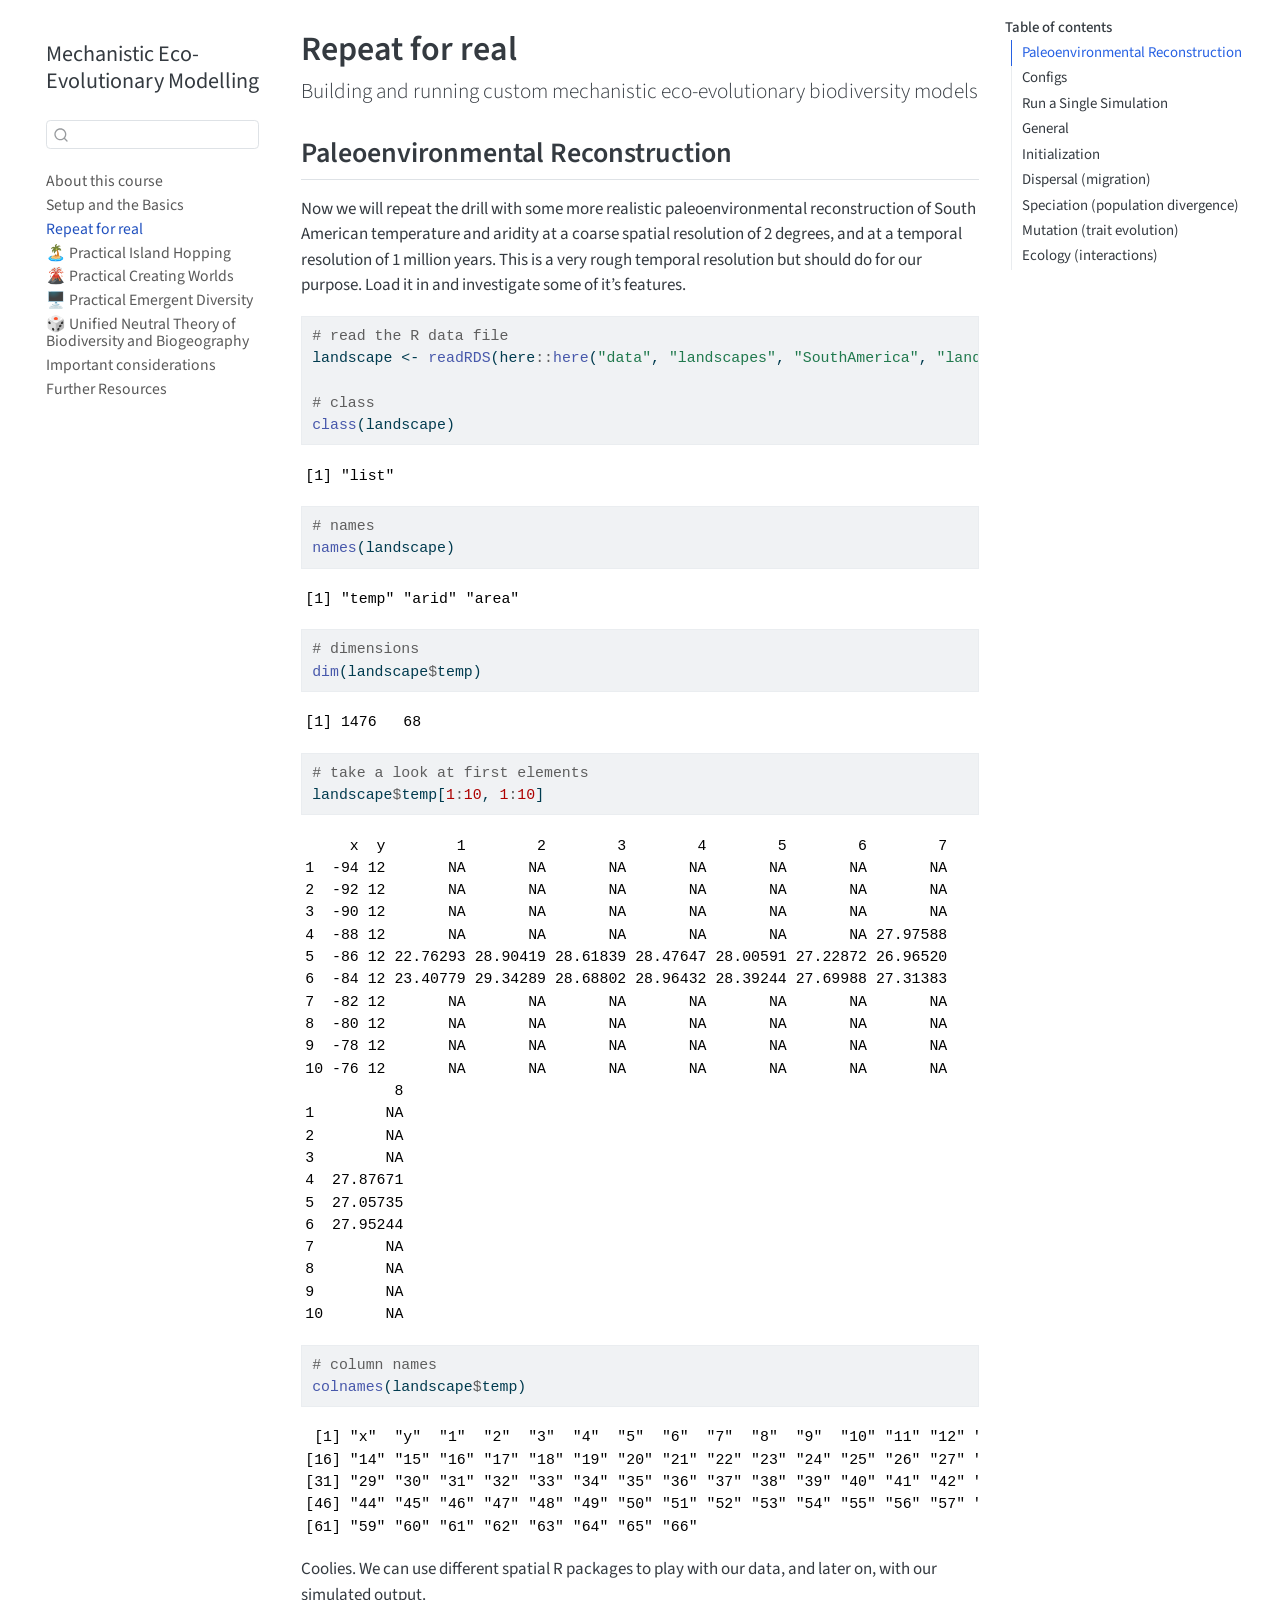
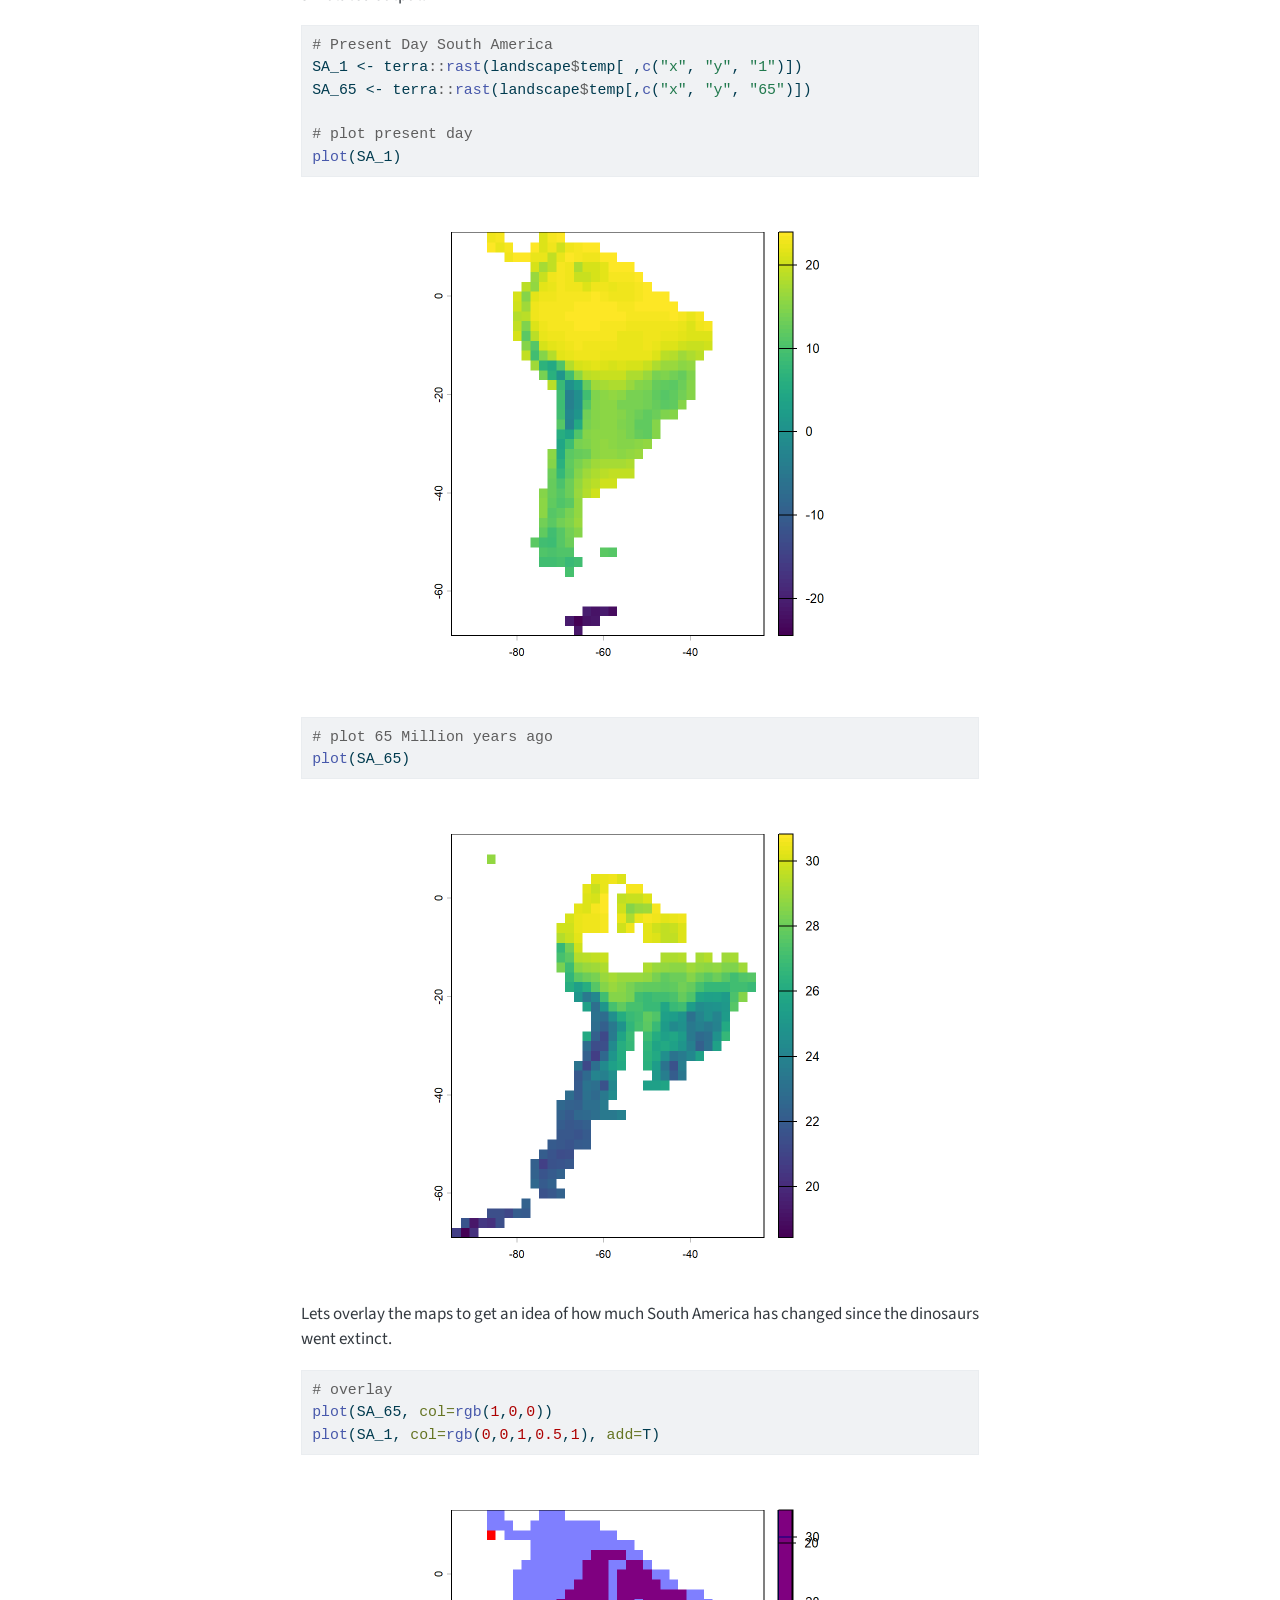
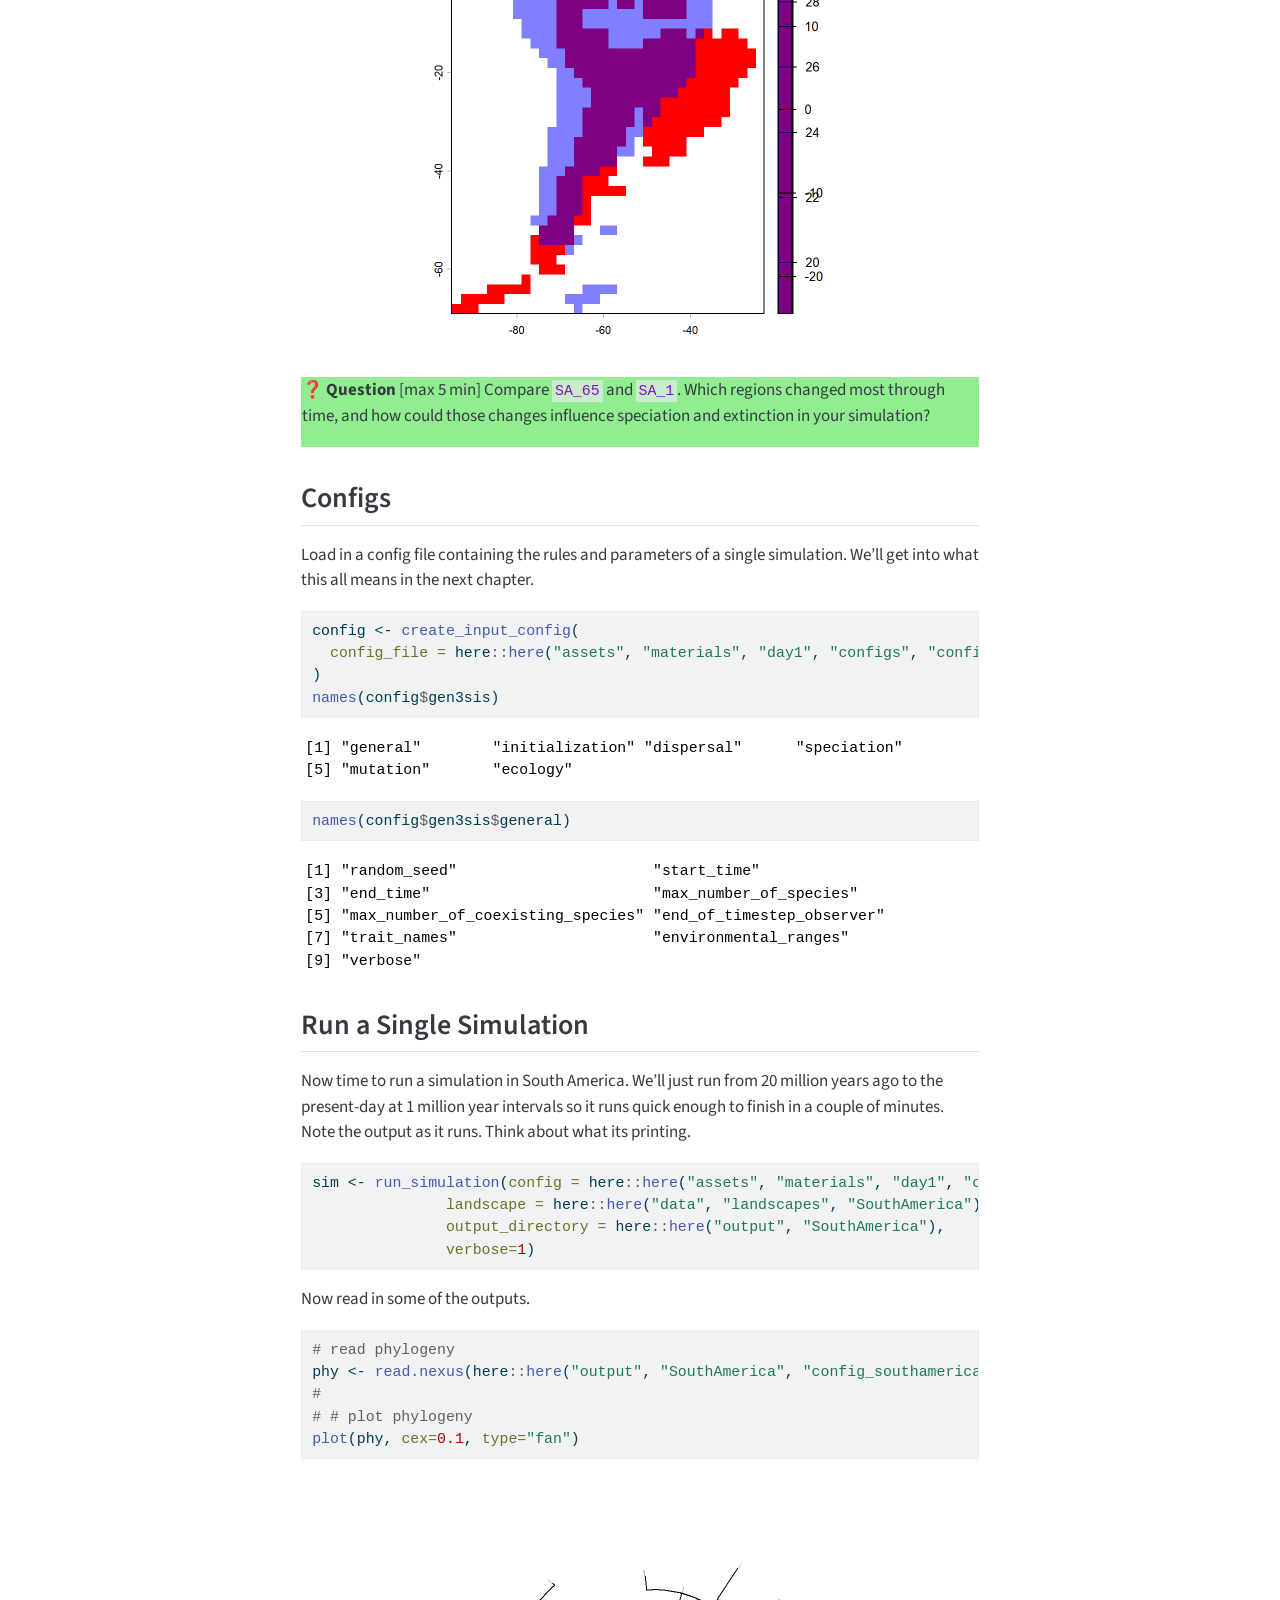
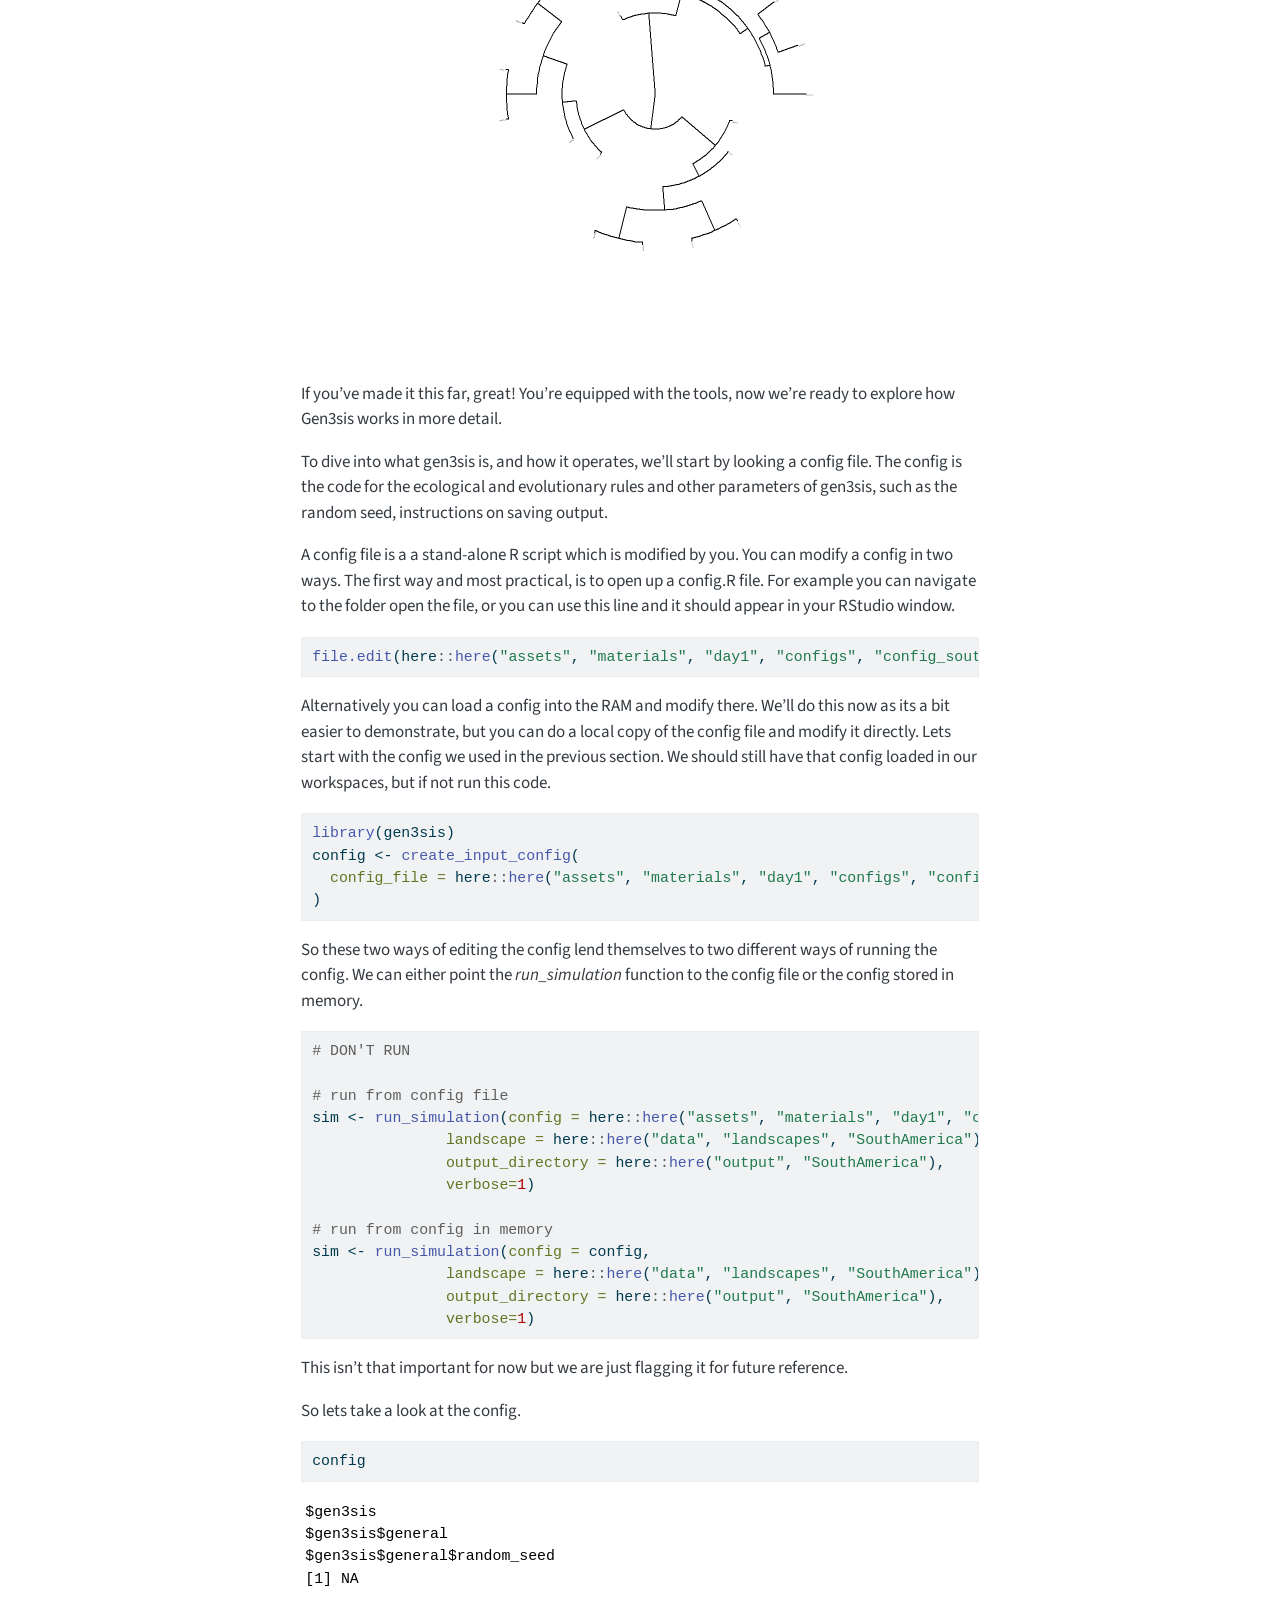
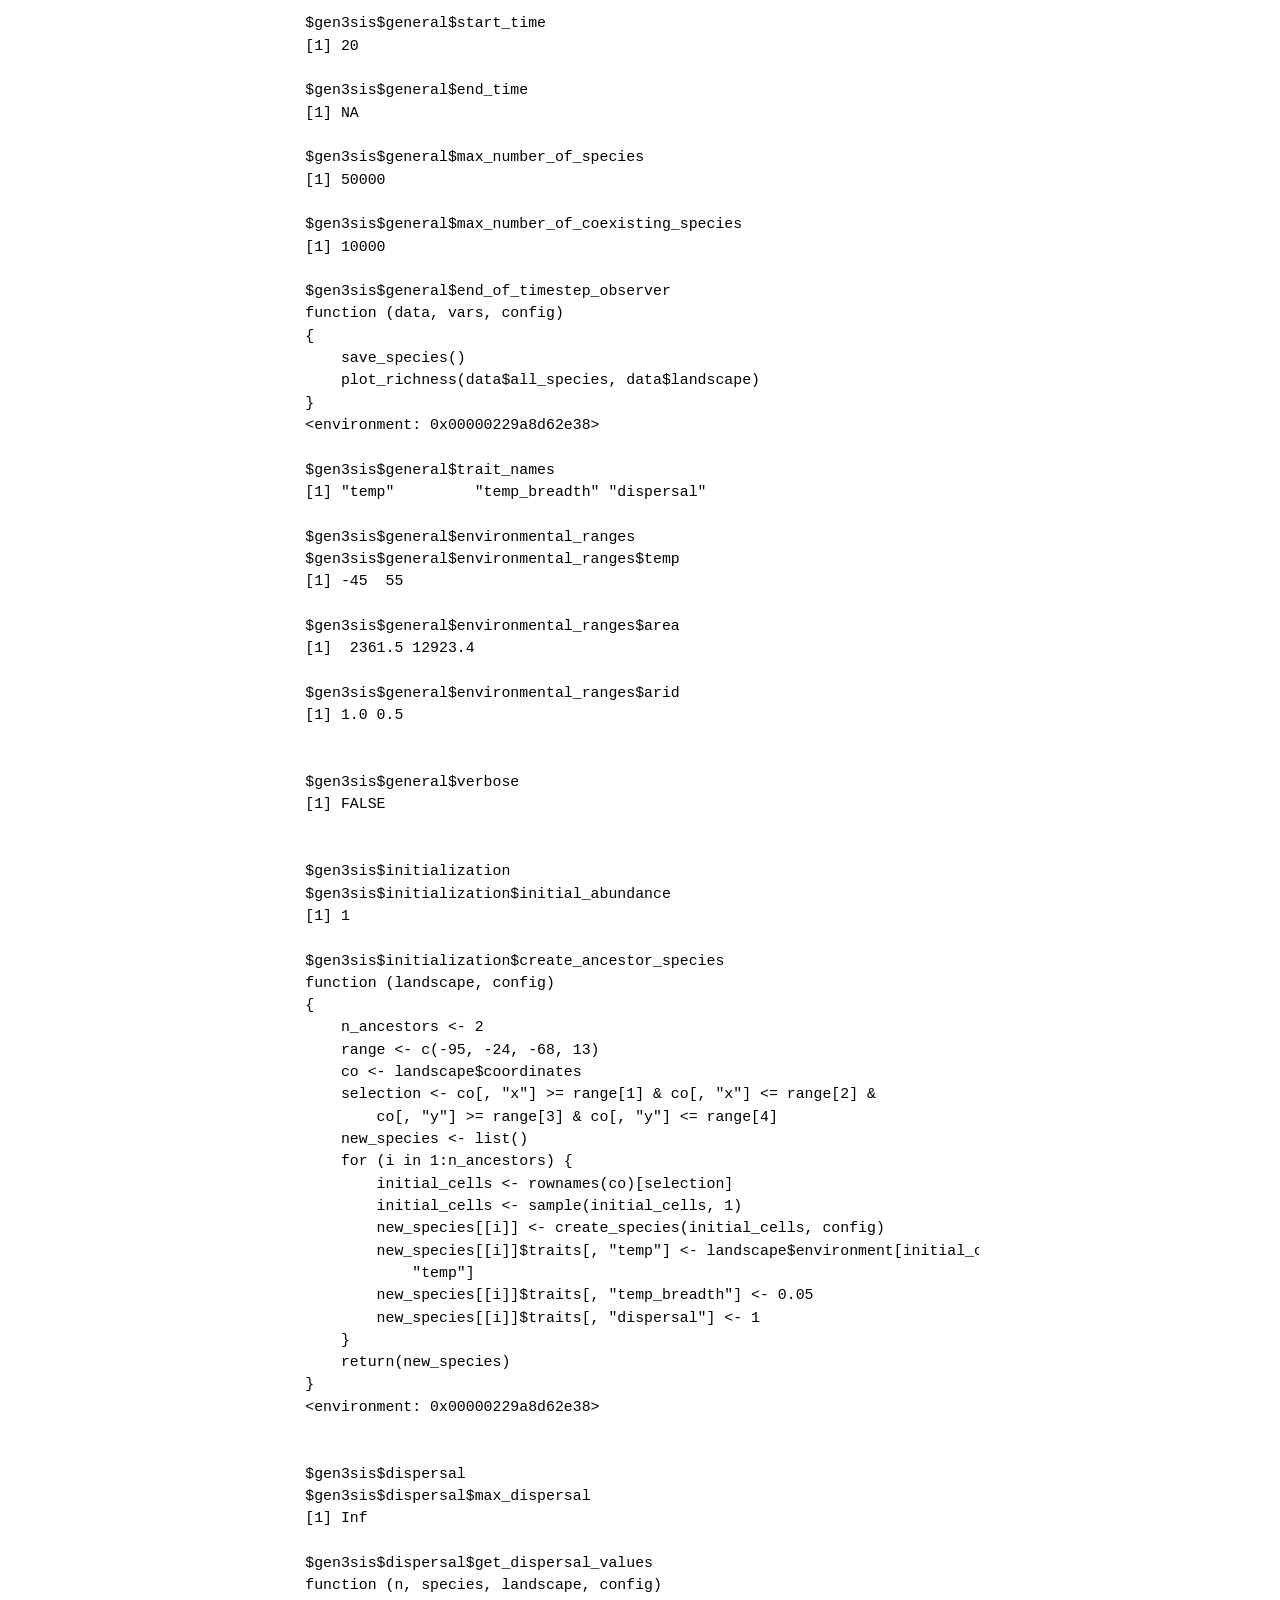
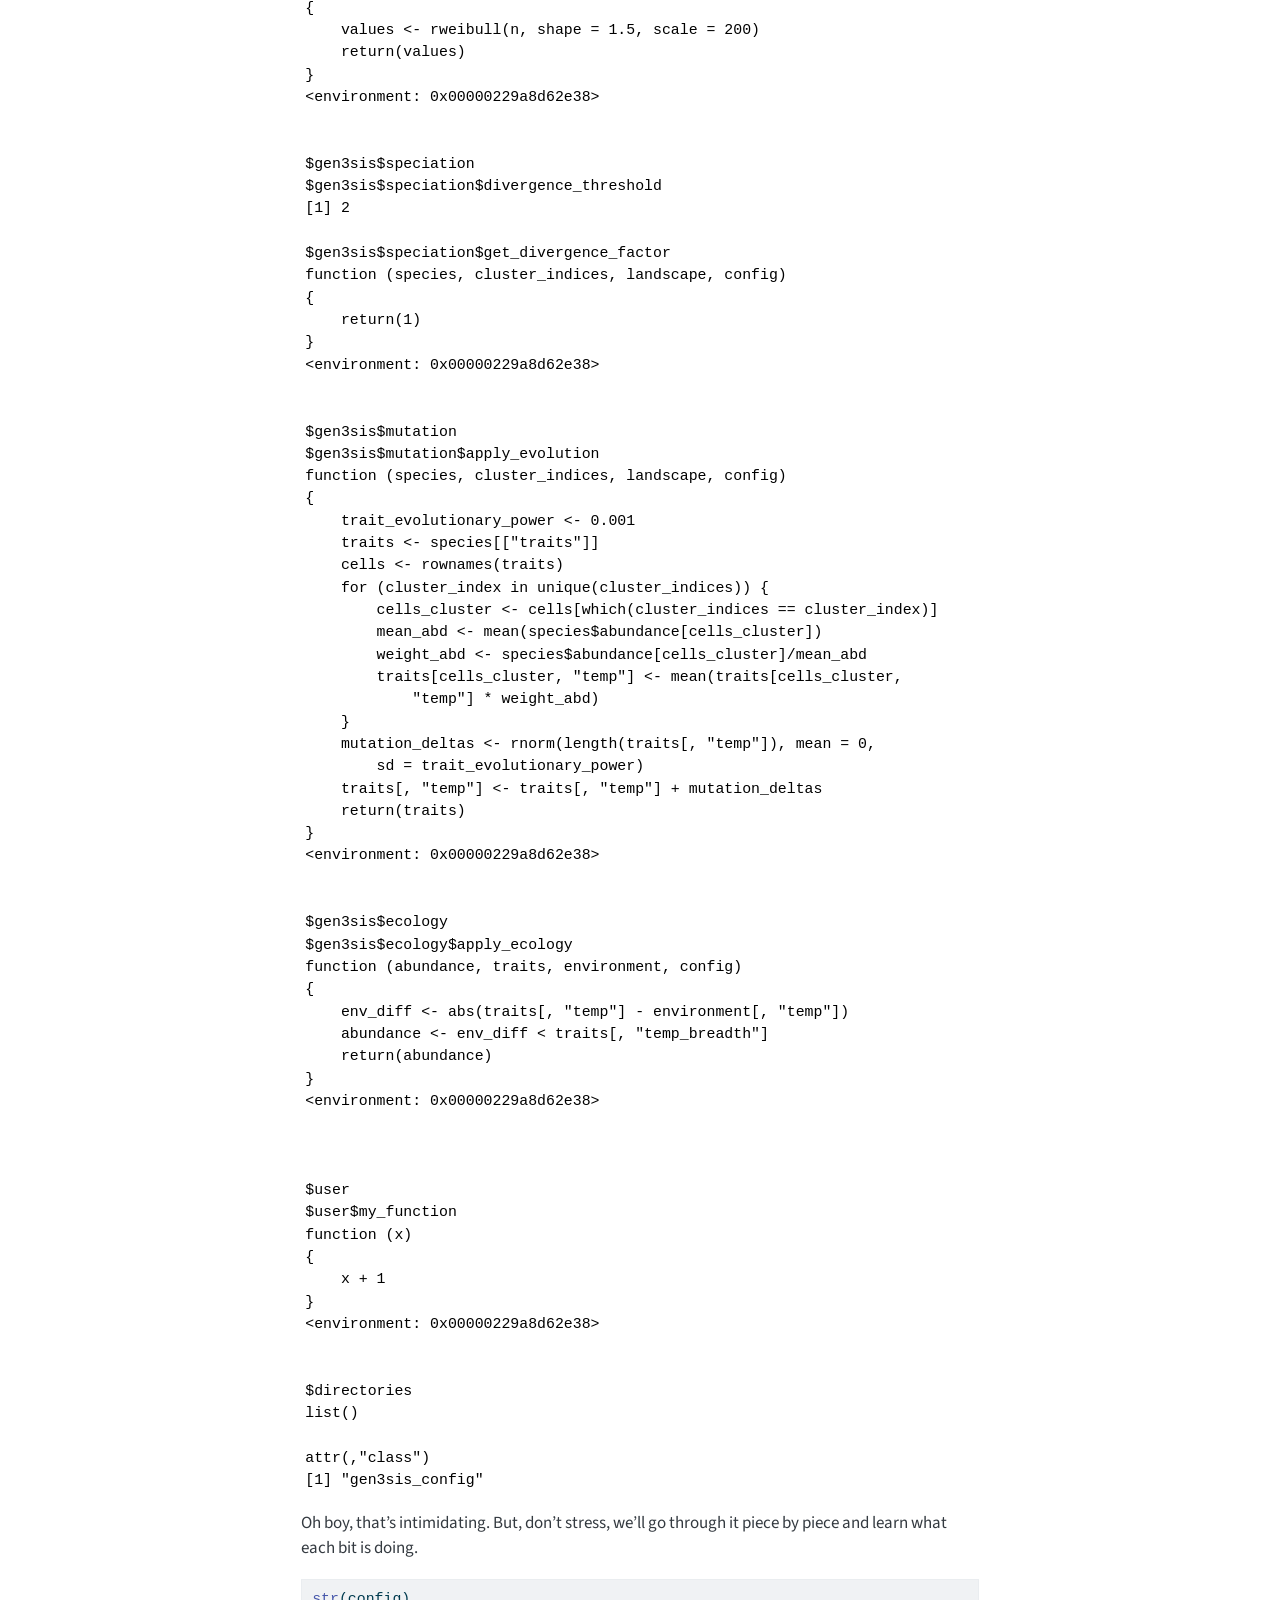
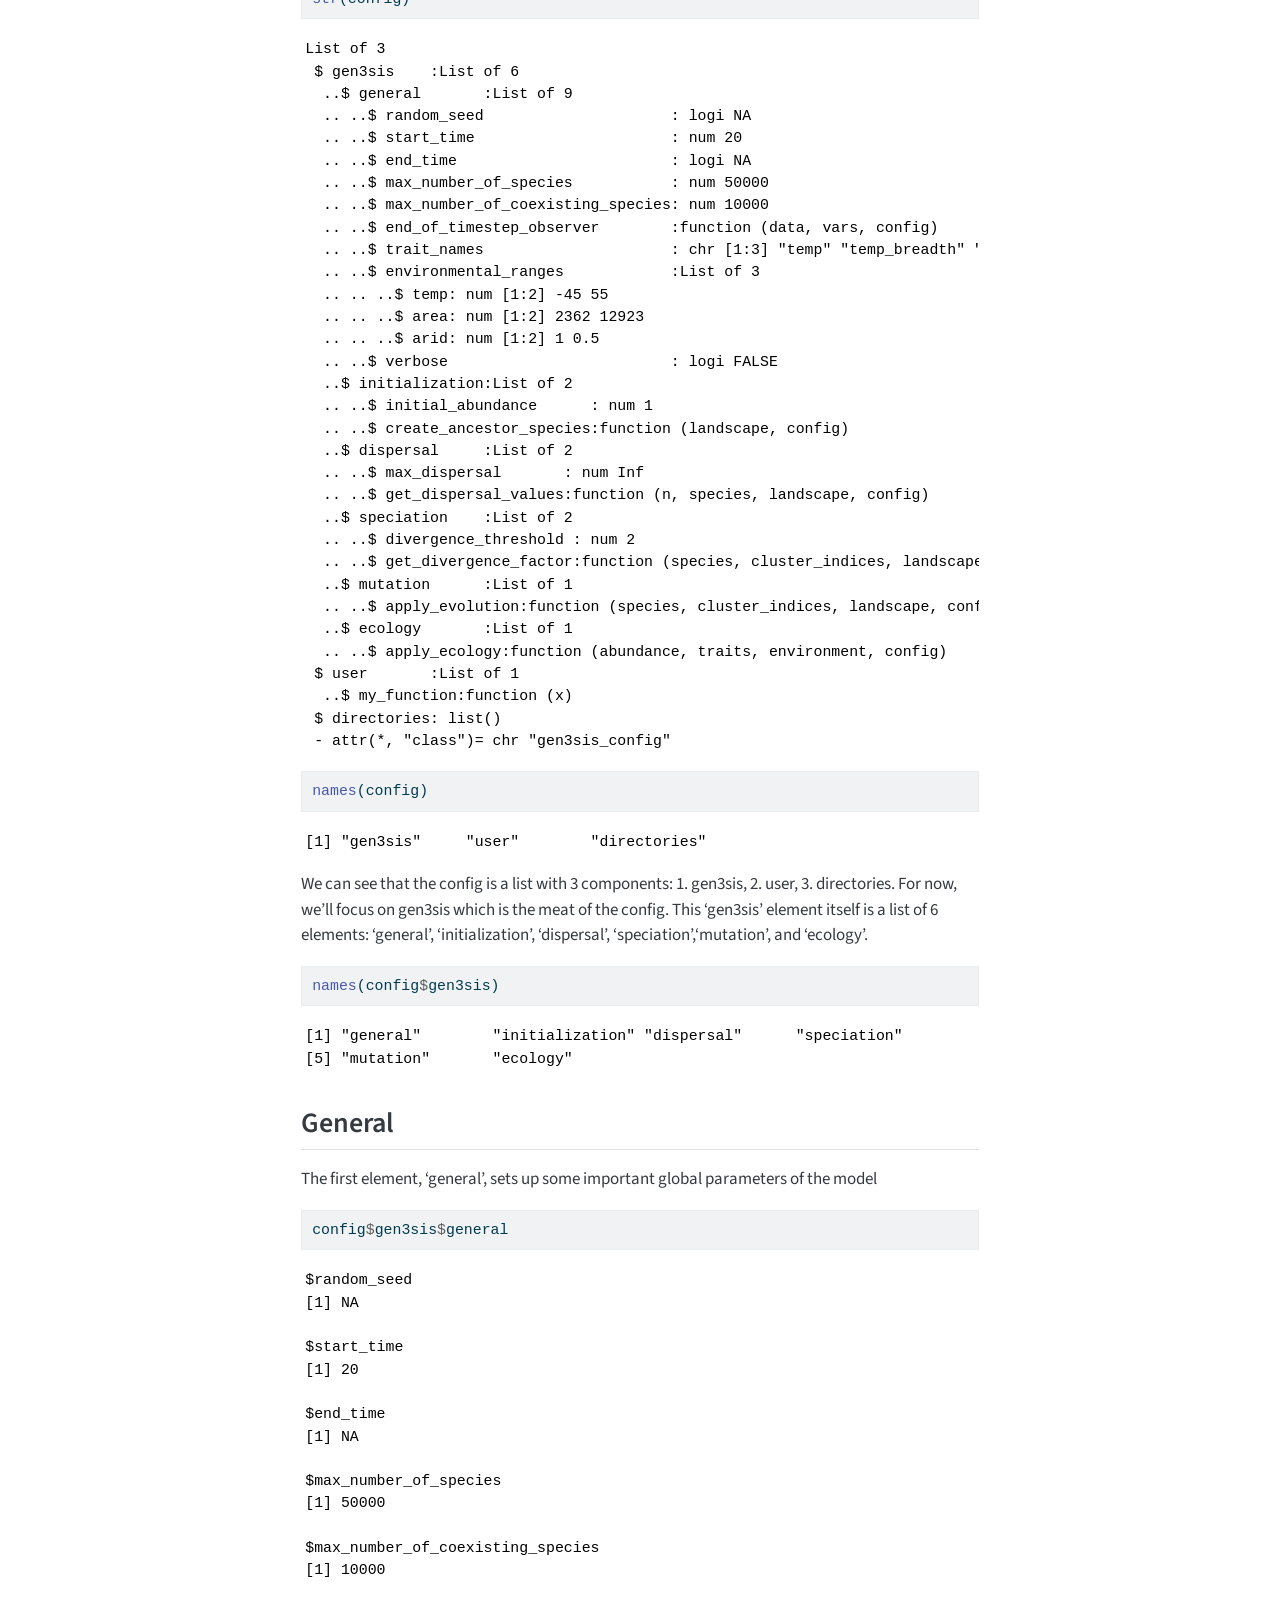
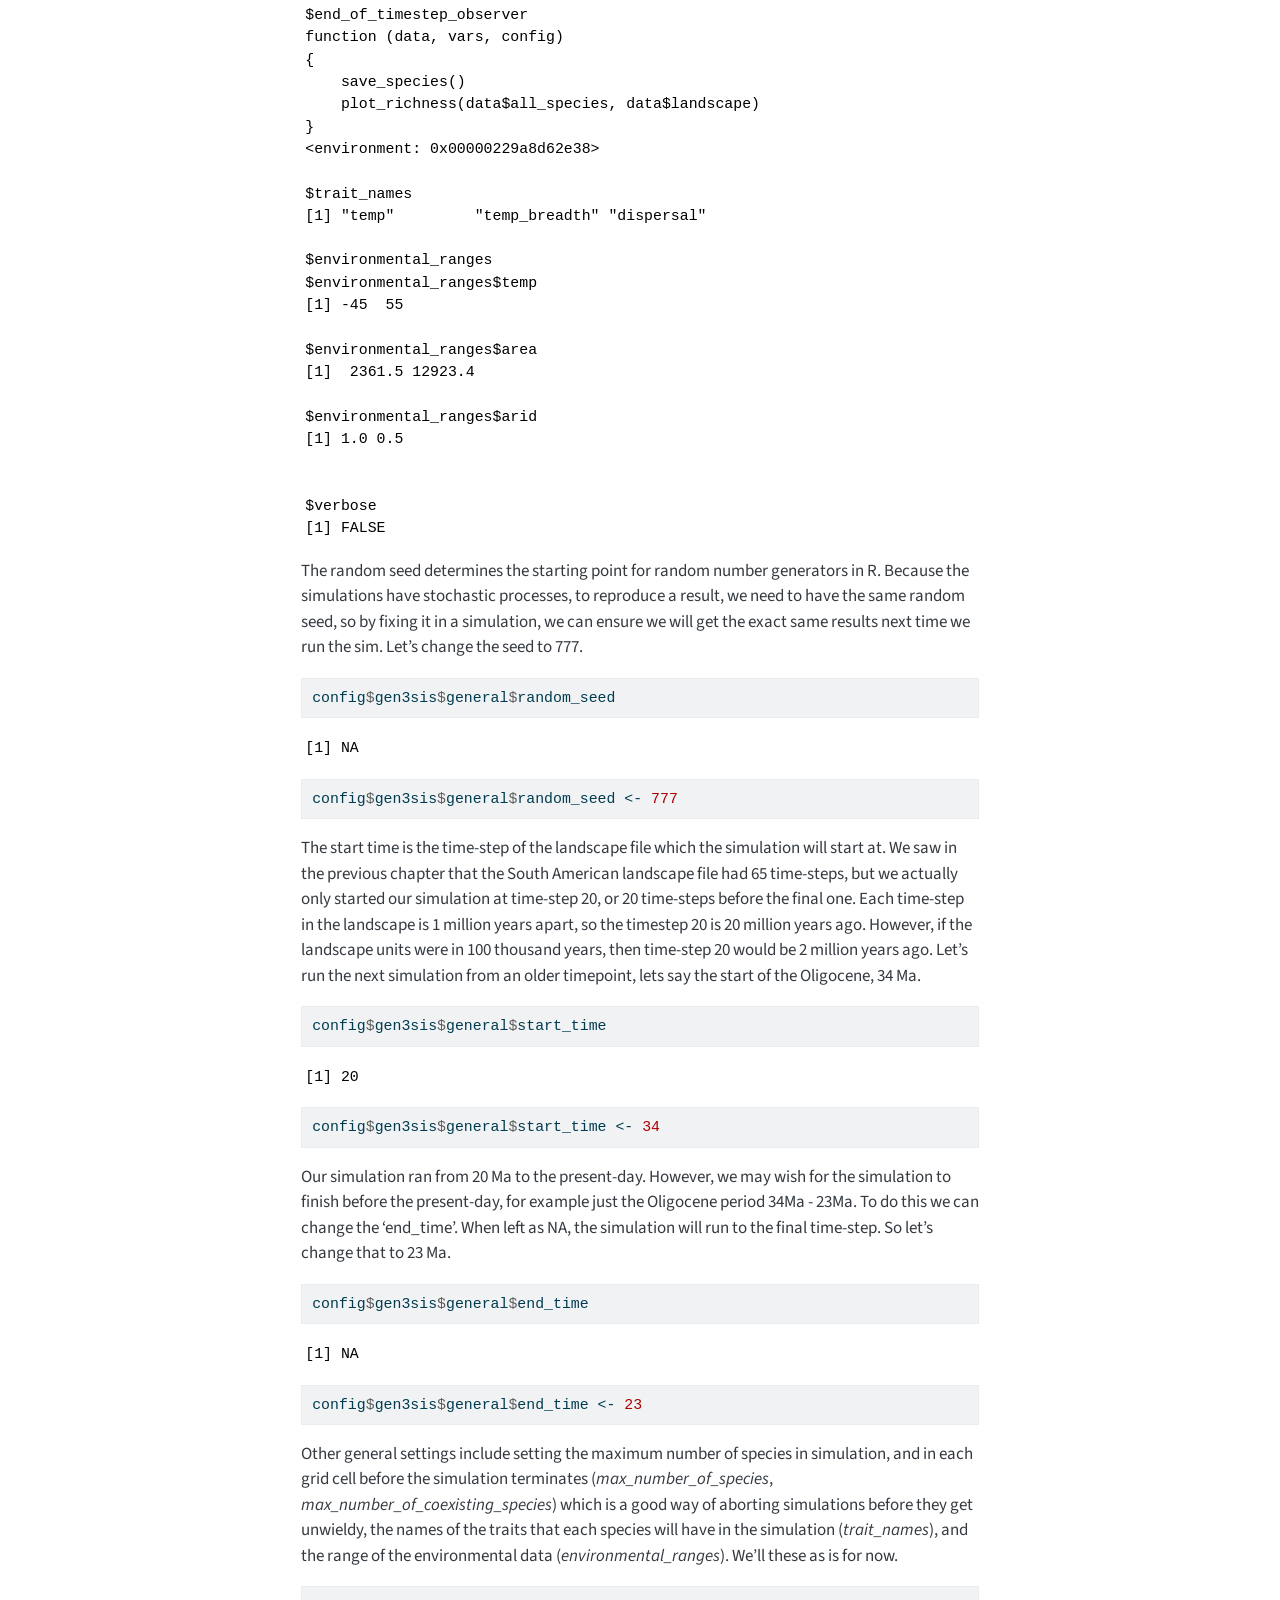
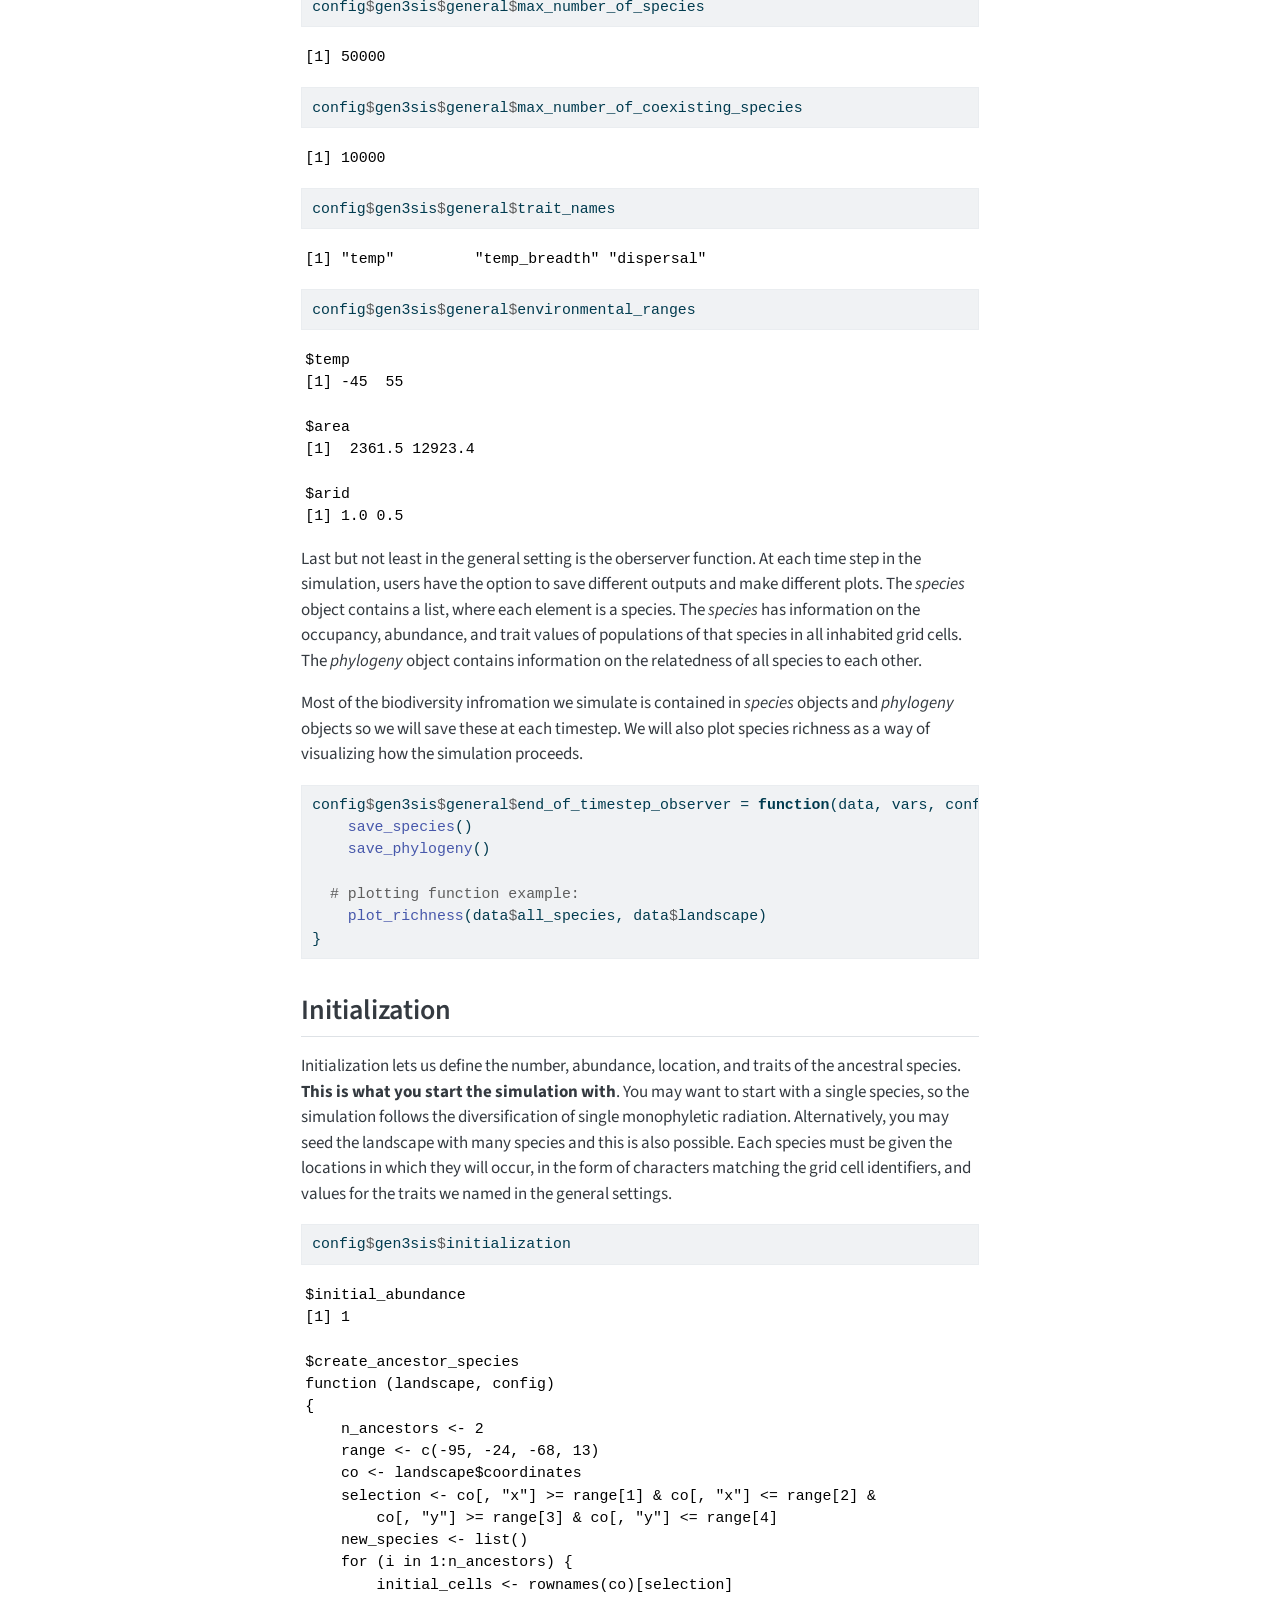
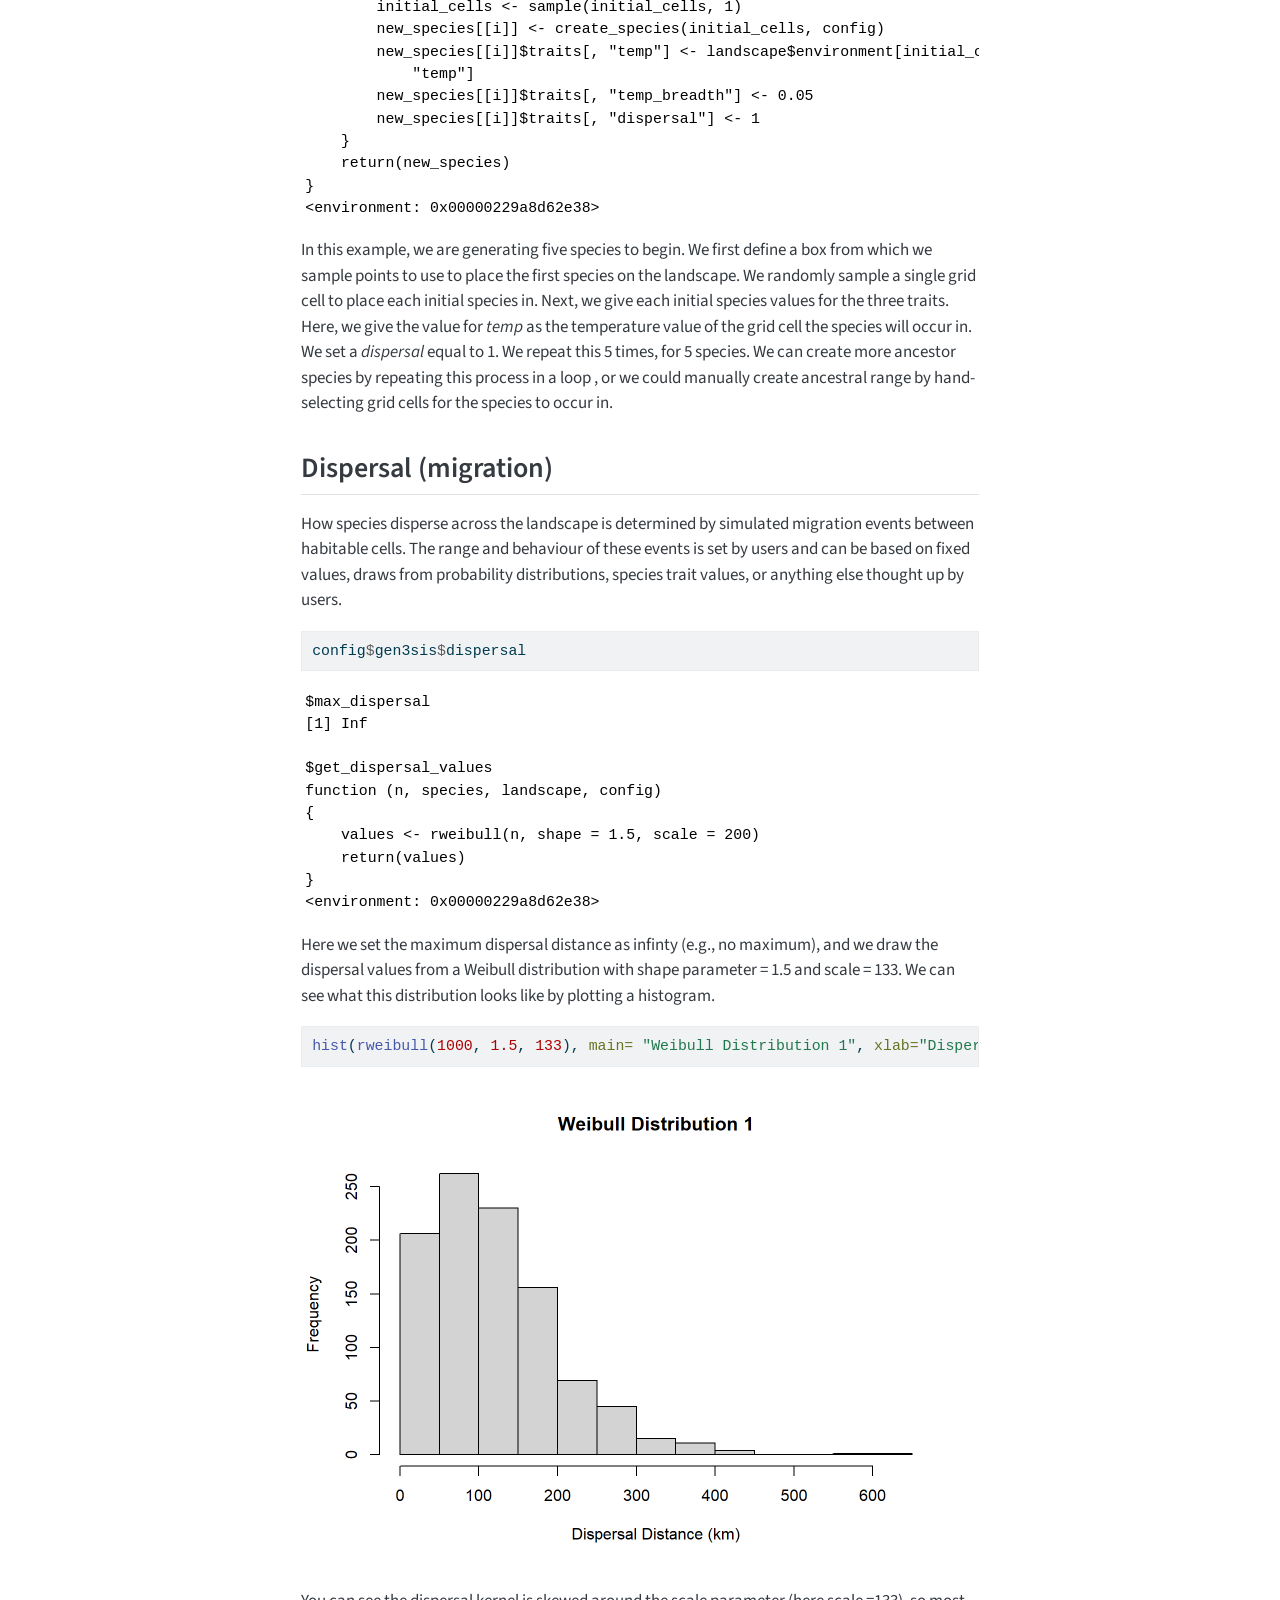
<file: docs/repeat_real.html>
<!DOCTYPE html>
<html xmlns="http://www.w3.org/1999/xhtml" lang="en" xml:lang="en"><head>

<meta charset="utf-8">
<meta name="generator" content="quarto-1.8.25">

<meta name="viewport" content="width=device-width, initial-scale=1.0, user-scalable=yes">


<title>Repeat for real – Mechanistic Eco-Evolutionary Modelling</title>
<style>
code{white-space: pre-wrap;}
span.smallcaps{font-variant: small-caps;}
div.columns{display: flex; gap: min(4vw, 1.5em);}
div.column{flex: auto; overflow-x: auto;}
div.hanging-indent{margin-left: 1.5em; text-indent: -1.5em;}
ul.task-list{list-style: none;}
ul.task-list li input[type="checkbox"] {
  width: 0.8em;
  margin: 0 0.8em 0.2em -1em; /* quarto-specific, see https://github.com/quarto-dev/quarto-cli/issues/4556 */ 
  vertical-align: middle;
}
/* CSS for syntax highlighting */
html { -webkit-text-size-adjust: 100%; }
pre > code.sourceCode { white-space: pre; position: relative; }
pre > code.sourceCode > span { display: inline-block; line-height: 1.25; }
pre > code.sourceCode > span:empty { height: 1.2em; }
.sourceCode { overflow: visible; }
code.sourceCode > span { color: inherit; text-decoration: inherit; }
div.sourceCode { margin: 1em 0; }
pre.sourceCode { margin: 0; }
@media screen {
div.sourceCode { overflow: auto; }
}
@media print {
pre > code.sourceCode { white-space: pre-wrap; }
pre > code.sourceCode > span { text-indent: -5em; padding-left: 5em; }
}
pre.numberSource code
  { counter-reset: source-line 0; }
pre.numberSource code > span
  { position: relative; left: -4em; counter-increment: source-line; }
pre.numberSource code > span > a:first-child::before
  { content: counter(source-line);
    position: relative; left: -1em; text-align: right; vertical-align: baseline;
    border: none; display: inline-block;
    -webkit-touch-callout: none; -webkit-user-select: none;
    -khtml-user-select: none; -moz-user-select: none;
    -ms-user-select: none; user-select: none;
    padding: 0 4px; width: 4em;
  }
pre.numberSource { margin-left: 3em;  padding-left: 4px; }
div.sourceCode
  {   }
@media screen {
pre > code.sourceCode > span > a:first-child::before { text-decoration: underline; }
}
</style>


<script src="site_libs/quarto-nav/quarto-nav.js"></script>
<script src="site_libs/quarto-nav/headroom.min.js"></script>
<script src="site_libs/clipboard/clipboard.min.js"></script>
<script src="site_libs/quarto-search/autocomplete.umd.js"></script>
<script src="site_libs/quarto-search/fuse.min.js"></script>
<script src="site_libs/quarto-search/quarto-search.js"></script>
<meta name="quarto:offset" content="./">
<link href="./prac_islands.html" rel="next">
<link href="./setup.html" rel="prev">
<script src="site_libs/quarto-html/quarto.js" type="module"></script>
<script src="site_libs/quarto-html/tabsets/tabsets.js" type="module"></script>
<script src="site_libs/quarto-html/axe/axe-check.js" type="module"></script>
<script src="site_libs/quarto-html/popper.min.js"></script>
<script src="site_libs/quarto-html/tippy.umd.min.js"></script>
<script src="site_libs/quarto-html/anchor.min.js"></script>
<link href="site_libs/quarto-html/tippy.css" rel="stylesheet">
<link href="site_libs/quarto-html/quarto-syntax-highlighting-7b89279ff1a6dce999919e0e67d4d9ec.css" rel="stylesheet" id="quarto-text-highlighting-styles">
<script src="site_libs/bootstrap/bootstrap.min.js"></script>
<link href="site_libs/bootstrap/bootstrap-icons.css" rel="stylesheet">
<link href="site_libs/bootstrap/bootstrap-70a47bd5681a7291082a5b9f83d58762.min.css" rel="stylesheet" append-hash="true" id="quarto-bootstrap" data-mode="light">
<script id="quarto-search-options" type="application/json">{
  "location": "sidebar",
  "copy-button": false,
  "collapse-after": 3,
  "panel-placement": "start",
  "type": "textbox",
  "limit": 50,
  "keyboard-shortcut": [
    "f",
    "/",
    "s"
  ],
  "show-item-context": false,
  "language": {
    "search-no-results-text": "No results",
    "search-matching-documents-text": "matching documents",
    "search-copy-link-title": "Copy link to search",
    "search-hide-matches-text": "Hide additional matches",
    "search-more-match-text": "more match in this document",
    "search-more-matches-text": "more matches in this document",
    "search-clear-button-title": "Clear",
    "search-text-placeholder": "",
    "search-detached-cancel-button-title": "Cancel",
    "search-submit-button-title": "Submit",
    "search-label": "Search"
  }
}</script>


</head>

<body class="nav-sidebar floating quarto-light">

<div id="quarto-search-results"></div>
  <header id="quarto-header" class="headroom fixed-top">
  <nav class="quarto-secondary-nav">
    <div class="container-fluid d-flex">
      <button type="button" class="quarto-btn-toggle btn" data-bs-toggle="collapse" role="button" data-bs-target=".quarto-sidebar-collapse-item" aria-controls="quarto-sidebar" aria-expanded="false" aria-label="Toggle sidebar navigation" onclick="if (window.quartoToggleHeadroom) { window.quartoToggleHeadroom(); }">
        <i class="bi bi-layout-text-sidebar-reverse"></i>
      </button>
        <nav class="quarto-page-breadcrumbs" aria-label="breadcrumb"><ol class="breadcrumb"><li class="breadcrumb-item"><a href="./repeat_real.html"><span class="chapter-title">Repeat for real</span></a></li></ol></nav>
        <a class="flex-grow-1" role="navigation" data-bs-toggle="collapse" data-bs-target=".quarto-sidebar-collapse-item" aria-controls="quarto-sidebar" aria-expanded="false" aria-label="Toggle sidebar navigation" onclick="if (window.quartoToggleHeadroom) { window.quartoToggleHeadroom(); }">      
        </a>
      <button type="button" class="btn quarto-search-button" aria-label="Search" onclick="window.quartoOpenSearch();">
        <i class="bi bi-search"></i>
      </button>
    </div>
  </nav>
</header>
<!-- content -->
<div id="quarto-content" class="quarto-container page-columns page-rows-contents page-layout-article">
<!-- sidebar -->
  <nav id="quarto-sidebar" class="sidebar collapse collapse-horizontal quarto-sidebar-collapse-item sidebar-navigation floating overflow-auto">
    <div class="pt-lg-2 mt-2 text-left sidebar-header sidebar-header-stacked">
      <a href="./index.html" class="sidebar-logo-link">
      </a>
    <div class="sidebar-title mb-0 py-0">
      <a href="./">Mechanistic Eco-Evolutionary Modelling</a> 
    </div>
      </div>
        <div class="mt-2 flex-shrink-0 align-items-center">
        <div class="sidebar-search">
        <div id="quarto-search" class="" title="Search"></div>
        </div>
        </div>
    <div class="sidebar-menu-container"> 
    <ul class="list-unstyled mt-1">
        <li class="sidebar-item">
  <div class="sidebar-item-container"> 
  <a href="./index.html" class="sidebar-item-text sidebar-link"><span class="chapter-title">About this course</span></a>
  </div>
</li>
        <li class="sidebar-item">
  <div class="sidebar-item-container"> 
  <a href="./setup.html" class="sidebar-item-text sidebar-link"><span class="chapter-title">Setup and the Basics</span></a>
  </div>
</li>
        <li class="sidebar-item">
  <div class="sidebar-item-container"> 
  <a href="./repeat_real.html" class="sidebar-item-text sidebar-link active"><span class="chapter-title">Repeat for real</span></a>
  </div>
</li>
        <li class="sidebar-item">
  <div class="sidebar-item-container"> 
  <a href="./prac_islands.html" class="sidebar-item-text sidebar-link"><span class="chapter-title">🏝️ Practical Island Hopping</span></a>
  </div>
</li>
        <li class="sidebar-item">
  <div class="sidebar-item-container"> 
  <a href="./prac_landscapes.html" class="sidebar-item-text sidebar-link"><span class="chapter-title">🌋 Practical Creating Worlds</span></a>
  </div>
</li>
        <li class="sidebar-item">
  <div class="sidebar-item-container"> 
  <a href="./prac_outputs.html" class="sidebar-item-text sidebar-link"><span class="chapter-title">🖥️ Practical Emergent Diversity</span></a>
  </div>
</li>
        <li class="sidebar-item">
  <div class="sidebar-item-container"> 
  <a href="./prac_untbb.html" class="sidebar-item-text sidebar-link"><span class="chapter-title">🎲 Unified Neutral Theory of Biodiversity and Biogeography</span></a>
  </div>
</li>
        <li class="sidebar-item">
  <div class="sidebar-item-container"> 
  <a href="./considerations.html" class="sidebar-item-text sidebar-link"><span class="chapter-title">Important considerations</span></a>
  </div>
</li>
        <li class="sidebar-item">
  <div class="sidebar-item-container"> 
  <a href="./resources.html" class="sidebar-item-text sidebar-link"><span class="chapter-title">Further Resources</span></a>
  </div>
</li>
    </ul>
    </div>
</nav>
<div id="quarto-sidebar-glass" class="quarto-sidebar-collapse-item" data-bs-toggle="collapse" data-bs-target=".quarto-sidebar-collapse-item"></div>
<!-- margin-sidebar -->
    <div id="quarto-margin-sidebar" class="sidebar margin-sidebar">
        <nav id="TOC" role="doc-toc" class="toc-active">
    <h2 id="toc-title">Table of contents</h2>
   
  <ul>
  <li><a href="#paleoenvironmental-reconstruction" id="toc-paleoenvironmental-reconstruction" class="nav-link active" data-scroll-target="#paleoenvironmental-reconstruction">Paleoenvironmental Reconstruction</a></li>
  <li><a href="#configs" id="toc-configs" class="nav-link" data-scroll-target="#configs">Configs</a></li>
  <li><a href="#run-a-single-simulation" id="toc-run-a-single-simulation" class="nav-link" data-scroll-target="#run-a-single-simulation">Run a Single Simulation</a></li>
  <li><a href="#general" id="toc-general" class="nav-link" data-scroll-target="#general">General</a></li>
  <li><a href="#initialization" id="toc-initialization" class="nav-link" data-scroll-target="#initialization">Initialization</a></li>
  <li><a href="#dispersal-migration" id="toc-dispersal-migration" class="nav-link" data-scroll-target="#dispersal-migration">Dispersal (migration)</a></li>
  <li><a href="#speciation-population-divergence" id="toc-speciation-population-divergence" class="nav-link" data-scroll-target="#speciation-population-divergence">Speciation (population divergence)</a></li>
  <li><a href="#mutation-trait-evolution" id="toc-mutation-trait-evolution" class="nav-link" data-scroll-target="#mutation-trait-evolution">Mutation (trait evolution)</a></li>
  <li><a href="#ecology-interactions" id="toc-ecology-interactions" class="nav-link" data-scroll-target="#ecology-interactions">Ecology (interactions)</a></li>
  </ul>
</nav>
    </div>
<!-- main -->
<main class="content" id="quarto-document-content">

<header id="title-block-header" class="quarto-title-block default">
<div class="quarto-title">
<h1 class="title"><span class="chapter-title">Repeat for real</span></h1>
<p class="subtitle lead">Building and running custom mechanistic eco-evolutionary biodiversity models</p>
</div>



<div class="quarto-title-meta">

    
  
    
  </div>
  


</header>


<section id="paleoenvironmental-reconstruction" class="level2">
<h2 class="anchored" data-anchor-id="paleoenvironmental-reconstruction">Paleoenvironmental Reconstruction</h2>
<p>Now we will repeat the drill with some more realistic paleoenvironmental reconstruction of South American temperature and aridity at a coarse spatial resolution of 2 degrees, and at a temporal resolution of 1 million years. This is a very rough temporal resolution but should do for our purpose. Load it in and investigate some of it’s features.</p>
<div class="cell">
<div class="code-copy-outer-scaffold"><div class="sourceCode cell-code" id="cb1"><pre class="sourceCode r code-with-copy"><code class="sourceCode r"><span id="cb1-1"><a href="#cb1-1" aria-hidden="true" tabindex="-1"></a><span class="co"># read the R data file</span></span>
<span id="cb1-2"><a href="#cb1-2" aria-hidden="true" tabindex="-1"></a>landscape <span class="ot">&lt;-</span> <span class="fu">readRDS</span>(here<span class="sc">::</span><span class="fu">here</span>(<span class="st">"data"</span>, <span class="st">"landscapes"</span>, <span class="st">"SouthAmerica"</span>, <span class="st">"landscapes.rds"</span>))</span>
<span id="cb1-3"><a href="#cb1-3" aria-hidden="true" tabindex="-1"></a></span>
<span id="cb1-4"><a href="#cb1-4" aria-hidden="true" tabindex="-1"></a><span class="co"># class</span></span>
<span id="cb1-5"><a href="#cb1-5" aria-hidden="true" tabindex="-1"></a><span class="fu">class</span>(landscape)</span></code></pre></div><button title="Copy to Clipboard" class="code-copy-button"><i class="bi"></i></button></div>
<div class="cell-output cell-output-stdout">
<pre><code>[1] "list"</code></pre>
</div>
<div class="code-copy-outer-scaffold"><div class="sourceCode cell-code" id="cb3"><pre class="sourceCode r code-with-copy"><code class="sourceCode r"><span id="cb3-1"><a href="#cb3-1" aria-hidden="true" tabindex="-1"></a><span class="co"># names</span></span>
<span id="cb3-2"><a href="#cb3-2" aria-hidden="true" tabindex="-1"></a><span class="fu">names</span>(landscape)</span></code></pre></div><button title="Copy to Clipboard" class="code-copy-button"><i class="bi"></i></button></div>
<div class="cell-output cell-output-stdout">
<pre><code>[1] "temp" "arid" "area"</code></pre>
</div>
<div class="code-copy-outer-scaffold"><div class="sourceCode cell-code" id="cb5"><pre class="sourceCode r code-with-copy"><code class="sourceCode r"><span id="cb5-1"><a href="#cb5-1" aria-hidden="true" tabindex="-1"></a><span class="co"># dimensions</span></span>
<span id="cb5-2"><a href="#cb5-2" aria-hidden="true" tabindex="-1"></a><span class="fu">dim</span>(landscape<span class="sc">$</span>temp)</span></code></pre></div><button title="Copy to Clipboard" class="code-copy-button"><i class="bi"></i></button></div>
<div class="cell-output cell-output-stdout">
<pre><code>[1] 1476   68</code></pre>
</div>
<div class="code-copy-outer-scaffold"><div class="sourceCode cell-code" id="cb7"><pre class="sourceCode r code-with-copy"><code class="sourceCode r"><span id="cb7-1"><a href="#cb7-1" aria-hidden="true" tabindex="-1"></a><span class="co"># take a look at first elements</span></span>
<span id="cb7-2"><a href="#cb7-2" aria-hidden="true" tabindex="-1"></a>landscape<span class="sc">$</span>temp[<span class="dv">1</span><span class="sc">:</span><span class="dv">10</span>, <span class="dv">1</span><span class="sc">:</span><span class="dv">10</span>]</span></code></pre></div><button title="Copy to Clipboard" class="code-copy-button"><i class="bi"></i></button></div>
<div class="cell-output cell-output-stdout">
<pre><code>     x  y        1        2        3        4        5        6        7
1  -94 12       NA       NA       NA       NA       NA       NA       NA
2  -92 12       NA       NA       NA       NA       NA       NA       NA
3  -90 12       NA       NA       NA       NA       NA       NA       NA
4  -88 12       NA       NA       NA       NA       NA       NA 27.97588
5  -86 12 22.76293 28.90419 28.61839 28.47647 28.00591 27.22872 26.96520
6  -84 12 23.40779 29.34289 28.68802 28.96432 28.39244 27.69988 27.31383
7  -82 12       NA       NA       NA       NA       NA       NA       NA
8  -80 12       NA       NA       NA       NA       NA       NA       NA
9  -78 12       NA       NA       NA       NA       NA       NA       NA
10 -76 12       NA       NA       NA       NA       NA       NA       NA
          8
1        NA
2        NA
3        NA
4  27.87671
5  27.05735
6  27.95244
7        NA
8        NA
9        NA
10       NA</code></pre>
</div>
<div class="code-copy-outer-scaffold"><div class="sourceCode cell-code" id="cb9"><pre class="sourceCode r code-with-copy"><code class="sourceCode r"><span id="cb9-1"><a href="#cb9-1" aria-hidden="true" tabindex="-1"></a><span class="co"># column names</span></span>
<span id="cb9-2"><a href="#cb9-2" aria-hidden="true" tabindex="-1"></a><span class="fu">colnames</span>(landscape<span class="sc">$</span>temp)</span></code></pre></div><button title="Copy to Clipboard" class="code-copy-button"><i class="bi"></i></button></div>
<div class="cell-output cell-output-stdout">
<pre><code> [1] "x"  "y"  "1"  "2"  "3"  "4"  "5"  "6"  "7"  "8"  "9"  "10" "11" "12" "13"
[16] "14" "15" "16" "17" "18" "19" "20" "21" "22" "23" "24" "25" "26" "27" "28"
[31] "29" "30" "31" "32" "33" "34" "35" "36" "37" "38" "39" "40" "41" "42" "43"
[46] "44" "45" "46" "47" "48" "49" "50" "51" "52" "53" "54" "55" "56" "57" "58"
[61] "59" "60" "61" "62" "63" "64" "65" "66"</code></pre>
</div>
</div>
<p>Coolies. We can use different spatial R packages to play with our data, and later on, with our simulated output.</p>
<div class="cell">
<div class="code-copy-outer-scaffold"><div class="sourceCode cell-code" id="cb11"><pre class="sourceCode r code-with-copy"><code class="sourceCode r"><span id="cb11-1"><a href="#cb11-1" aria-hidden="true" tabindex="-1"></a><span class="co"># Present Day South America</span></span>
<span id="cb11-2"><a href="#cb11-2" aria-hidden="true" tabindex="-1"></a>SA_1 <span class="ot">&lt;-</span> terra<span class="sc">::</span><span class="fu">rast</span>(landscape<span class="sc">$</span>temp[ ,<span class="fu">c</span>(<span class="st">"x"</span>, <span class="st">"y"</span>, <span class="st">"1"</span>)])</span>
<span id="cb11-3"><a href="#cb11-3" aria-hidden="true" tabindex="-1"></a>SA_65 <span class="ot">&lt;-</span> terra<span class="sc">::</span><span class="fu">rast</span>(landscape<span class="sc">$</span>temp[,<span class="fu">c</span>(<span class="st">"x"</span>, <span class="st">"y"</span>, <span class="st">"65"</span>)])</span>
<span id="cb11-4"><a href="#cb11-4" aria-hidden="true" tabindex="-1"></a></span>
<span id="cb11-5"><a href="#cb11-5" aria-hidden="true" tabindex="-1"></a><span class="co"># plot present day</span></span>
<span id="cb11-6"><a href="#cb11-6" aria-hidden="true" tabindex="-1"></a><span class="fu">plot</span>(SA_1)</span></code></pre></div><button title="Copy to Clipboard" class="code-copy-button"><i class="bi"></i></button></div>
<div class="cell-output-display">
<div>
<figure class="figure">
<p><img src="repeat_real_files/figure-html/unnamed-chunk-2-1.png" class="img-fluid figure-img" width="672"></p>
</figure>
</div>
</div>
</div>
<div class="cell">
<div class="code-copy-outer-scaffold"><div class="sourceCode cell-code" id="cb12"><pre class="sourceCode r code-with-copy"><code class="sourceCode r"><span id="cb12-1"><a href="#cb12-1" aria-hidden="true" tabindex="-1"></a><span class="co"># plot 65 Million years ago</span></span>
<span id="cb12-2"><a href="#cb12-2" aria-hidden="true" tabindex="-1"></a><span class="fu">plot</span>(SA_65)</span></code></pre></div><button title="Copy to Clipboard" class="code-copy-button"><i class="bi"></i></button></div>
<div class="cell-output-display">
<div>
<figure class="figure">
<p><img src="repeat_real_files/figure-html/unnamed-chunk-3-1.png" class="img-fluid figure-img" width="672"></p>
</figure>
</div>
</div>
</div>
<p>Lets overlay the maps to get an idea of how much South America has changed since the dinosaurs went extinct.</p>
<div class="cell">
<div class="code-copy-outer-scaffold"><div class="sourceCode cell-code" id="cb13"><pre class="sourceCode r code-with-copy"><code class="sourceCode r"><span id="cb13-1"><a href="#cb13-1" aria-hidden="true" tabindex="-1"></a><span class="co"># overlay</span></span>
<span id="cb13-2"><a href="#cb13-2" aria-hidden="true" tabindex="-1"></a><span class="fu">plot</span>(SA_65, <span class="at">col=</span><span class="fu">rgb</span>(<span class="dv">1</span>,<span class="dv">0</span>,<span class="dv">0</span>))</span>
<span id="cb13-3"><a href="#cb13-3" aria-hidden="true" tabindex="-1"></a><span class="fu">plot</span>(SA_1, <span class="at">col=</span><span class="fu">rgb</span>(<span class="dv">0</span>,<span class="dv">0</span>,<span class="dv">1</span>,<span class="fl">0.5</span>,<span class="dv">1</span>), <span class="at">add=</span>T)</span></code></pre></div><button title="Copy to Clipboard" class="code-copy-button"><i class="bi"></i></button></div>
<div class="cell-output-display">
<div>
<figure class="figure">
<p><img src="repeat_real_files/figure-html/unnamed-chunk-4-1.png" class="img-fluid figure-img" width="672"></p>
</figure>
</div>
</div>
</div>
<div style="background-color: lightgreen; padding: 1px;">
<p>❓ <strong>Question</strong> [max 5 min] Compare <code>SA_65</code> and <code>SA_1</code>. Which regions changed most through time, and how could those changes influence speciation and extinction in your simulation?</p>
</div>
</section>
<section id="configs" class="level2 unnumbered">
<h2 class="unnumbered anchored" data-anchor-id="configs">Configs</h2>
<p>Load in a config file containing the rules and parameters of a single simulation. We’ll get into what this all means in the next chapter.</p>
<div class="cell">
<div class="code-copy-outer-scaffold"><div class="sourceCode cell-code" id="cb14"><pre class="sourceCode r code-with-copy"><code class="sourceCode r"><span id="cb14-1"><a href="#cb14-1" aria-hidden="true" tabindex="-1"></a>config <span class="ot">&lt;-</span> <span class="fu">create_input_config</span>(</span>
<span id="cb14-2"><a href="#cb14-2" aria-hidden="true" tabindex="-1"></a>  <span class="at">config_file =</span> here<span class="sc">::</span><span class="fu">here</span>(<span class="st">"assets"</span>, <span class="st">"materials"</span>, <span class="st">"day1"</span>, <span class="st">"configs"</span>, <span class="st">"config_southamerica_Day1Prac1.R"</span>)</span>
<span id="cb14-3"><a href="#cb14-3" aria-hidden="true" tabindex="-1"></a>)</span>
<span id="cb14-4"><a href="#cb14-4" aria-hidden="true" tabindex="-1"></a><span class="fu">names</span>(config<span class="sc">$</span>gen3sis)</span></code></pre></div><button title="Copy to Clipboard" class="code-copy-button"><i class="bi"></i></button></div>
<div class="cell-output cell-output-stdout">
<pre><code>[1] "general"        "initialization" "dispersal"      "speciation"    
[5] "mutation"       "ecology"       </code></pre>
</div>
<div class="code-copy-outer-scaffold"><div class="sourceCode cell-code" id="cb16"><pre class="sourceCode r code-with-copy"><code class="sourceCode r"><span id="cb16-1"><a href="#cb16-1" aria-hidden="true" tabindex="-1"></a><span class="fu">names</span>(config<span class="sc">$</span>gen3sis<span class="sc">$</span>general)</span></code></pre></div><button title="Copy to Clipboard" class="code-copy-button"><i class="bi"></i></button></div>
<div class="cell-output cell-output-stdout">
<pre><code>[1] "random_seed"                      "start_time"                      
[3] "end_time"                         "max_number_of_species"           
[5] "max_number_of_coexisting_species" "end_of_timestep_observer"        
[7] "trait_names"                      "environmental_ranges"            
[9] "verbose"                         </code></pre>
</div>
</div>
</section>
<section id="run-a-single-simulation" class="level2 unnumbered">
<h2 class="unnumbered anchored" data-anchor-id="run-a-single-simulation">Run a Single Simulation</h2>
<p>Now time to run a simulation in South America. We’ll just run from 20 million years ago to the present-day at 1 million year intervals so it runs quick enough to finish in a couple of minutes. Note the output as it runs. Think about what its printing.</p>
<div class="cell">
<div class="code-copy-outer-scaffold"><div class="sourceCode cell-code" id="cb18"><pre class="sourceCode r code-with-copy"><code class="sourceCode r"><span id="cb18-1"><a href="#cb18-1" aria-hidden="true" tabindex="-1"></a>sim <span class="ot">&lt;-</span> <span class="fu">run_simulation</span>(<span class="at">config =</span> here<span class="sc">::</span><span class="fu">here</span>(<span class="st">"assets"</span>, <span class="st">"materials"</span>, <span class="st">"day1"</span>, <span class="st">"configs"</span>, <span class="st">"config_southamerica_Day1Prac1.R"</span>), </span>
<span id="cb18-2"><a href="#cb18-2" aria-hidden="true" tabindex="-1"></a>               <span class="at">landscape =</span> here<span class="sc">::</span><span class="fu">here</span>(<span class="st">"data"</span>, <span class="st">"landscapes"</span>, <span class="st">"SouthAmerica"</span>),</span>
<span id="cb18-3"><a href="#cb18-3" aria-hidden="true" tabindex="-1"></a>               <span class="at">output_directory =</span> here<span class="sc">::</span><span class="fu">here</span>(<span class="st">"output"</span>, <span class="st">"SouthAmerica"</span>),</span>
<span id="cb18-4"><a href="#cb18-4" aria-hidden="true" tabindex="-1"></a>               <span class="at">verbose=</span><span class="dv">1</span>)</span></code></pre></div><button title="Copy to Clipboard" class="code-copy-button"><i class="bi"></i></button></div>
</div>
<p>Now read in some of the outputs.</p>
<div class="cell">
<div class="code-copy-outer-scaffold"><div class="sourceCode cell-code" id="cb19"><pre class="sourceCode r code-with-copy"><code class="sourceCode r"><span id="cb19-1"><a href="#cb19-1" aria-hidden="true" tabindex="-1"></a><span class="co"># read phylogeny</span></span>
<span id="cb19-2"><a href="#cb19-2" aria-hidden="true" tabindex="-1"></a>phy <span class="ot">&lt;-</span> <span class="fu">read.nexus</span>(here<span class="sc">::</span><span class="fu">here</span>(<span class="st">"output"</span>, <span class="st">"SouthAmerica"</span>, <span class="st">"config_southamerica_Day1Prac1"</span>, <span class="st">"phy.nex"</span>))</span>
<span id="cb19-3"><a href="#cb19-3" aria-hidden="true" tabindex="-1"></a><span class="co"># </span></span>
<span id="cb19-4"><a href="#cb19-4" aria-hidden="true" tabindex="-1"></a><span class="co"># # plot phylogeny</span></span>
<span id="cb19-5"><a href="#cb19-5" aria-hidden="true" tabindex="-1"></a><span class="fu">plot</span>(phy, <span class="at">cex=</span><span class="fl">0.1</span>, <span class="at">type=</span><span class="st">"fan"</span>)</span></code></pre></div><button title="Copy to Clipboard" class="code-copy-button"><i class="bi"></i></button></div>
<div class="cell-output-display">
<div>
<figure class="figure">
<p><img src="repeat_real_files/figure-html/unnamed-chunk-7-1.png" class="img-fluid figure-img" width="672"></p>
</figure>
</div>
</div>
</div>
<p>If you’ve made it this far, great! You’re equipped with the tools, now we’re ready to explore how Gen3sis works in more detail.</p>
<p>To dive into what gen3sis is, and how it operates, we’ll start by looking a config file. The config is the code for the ecological and evolutionary rules and other parameters of gen3sis, such as the random seed, instructions on saving output.</p>
<p>A config file is a a stand-alone R script which is modified by you. You can modify a config in two ways. The first way and most practical, is to open up a config.R file. For example you can navigate to the folder open the file, or you can use this line and it should appear in your RStudio window.</p>
<div class="cell">
<div class="code-copy-outer-scaffold"><div class="sourceCode cell-code" id="cb20"><pre class="sourceCode r code-with-copy"><code class="sourceCode r"><span id="cb20-1"><a href="#cb20-1" aria-hidden="true" tabindex="-1"></a><span class="fu">file.edit</span>(here<span class="sc">::</span><span class="fu">here</span>(<span class="st">"assets"</span>, <span class="st">"materials"</span>, <span class="st">"day1"</span>, <span class="st">"configs"</span>, <span class="st">"config_southamerica_Day1Prac1.R"</span>))</span></code></pre></div><button title="Copy to Clipboard" class="code-copy-button"><i class="bi"></i></button></div>
</div>
<p>Alternatively you can load a config into the RAM and modify there. We’ll do this now as its a bit easier to demonstrate, but you can do a local copy of the config file and modify it directly. Lets start with the config we used in the previous section. We should still have that config loaded in our workspaces, but if not run this code.</p>
<div class="cell">
<div class="code-copy-outer-scaffold"><div class="sourceCode cell-code" id="cb21"><pre class="sourceCode r code-with-copy"><code class="sourceCode r"><span id="cb21-1"><a href="#cb21-1" aria-hidden="true" tabindex="-1"></a><span class="fu">library</span>(gen3sis)</span>
<span id="cb21-2"><a href="#cb21-2" aria-hidden="true" tabindex="-1"></a>config <span class="ot">&lt;-</span> <span class="fu">create_input_config</span>(</span>
<span id="cb21-3"><a href="#cb21-3" aria-hidden="true" tabindex="-1"></a>  <span class="at">config_file =</span> here<span class="sc">::</span><span class="fu">here</span>(<span class="st">"assets"</span>, <span class="st">"materials"</span>, <span class="st">"day1"</span>, <span class="st">"configs"</span>, <span class="st">"config_southamerica_Day1Prac1.R"</span>)</span>
<span id="cb21-4"><a href="#cb21-4" aria-hidden="true" tabindex="-1"></a>)</span></code></pre></div><button title="Copy to Clipboard" class="code-copy-button"><i class="bi"></i></button></div>
</div>
<p>So these two ways of editing the config lend themselves to two different ways of running the config. We can either point the <em>run_simulation</em> function to the config file or the config stored in memory.</p>
<div class="cell">
<div class="code-copy-outer-scaffold"><div class="sourceCode cell-code" id="cb22"><pre class="sourceCode r code-with-copy"><code class="sourceCode r"><span id="cb22-1"><a href="#cb22-1" aria-hidden="true" tabindex="-1"></a><span class="co"># DON'T RUN</span></span>
<span id="cb22-2"><a href="#cb22-2" aria-hidden="true" tabindex="-1"></a></span>
<span id="cb22-3"><a href="#cb22-3" aria-hidden="true" tabindex="-1"></a><span class="co"># run from config file</span></span>
<span id="cb22-4"><a href="#cb22-4" aria-hidden="true" tabindex="-1"></a>sim <span class="ot">&lt;-</span> <span class="fu">run_simulation</span>(<span class="at">config =</span> here<span class="sc">::</span><span class="fu">here</span>(<span class="st">"assets"</span>, <span class="st">"materials"</span>, <span class="st">"day1"</span>, <span class="st">"configs"</span>, <span class="st">"config_southamerica_Day1Prac1.R"</span>), </span>
<span id="cb22-5"><a href="#cb22-5" aria-hidden="true" tabindex="-1"></a>               <span class="at">landscape =</span> here<span class="sc">::</span><span class="fu">here</span>(<span class="st">"data"</span>, <span class="st">"landscapes"</span>, <span class="st">"SouthAmerica"</span>),</span>
<span id="cb22-6"><a href="#cb22-6" aria-hidden="true" tabindex="-1"></a>               <span class="at">output_directory =</span> here<span class="sc">::</span><span class="fu">here</span>(<span class="st">"output"</span>, <span class="st">"SouthAmerica"</span>),</span>
<span id="cb22-7"><a href="#cb22-7" aria-hidden="true" tabindex="-1"></a>               <span class="at">verbose=</span><span class="dv">1</span>)</span>
<span id="cb22-8"><a href="#cb22-8" aria-hidden="true" tabindex="-1"></a></span>
<span id="cb22-9"><a href="#cb22-9" aria-hidden="true" tabindex="-1"></a><span class="co"># run from config in memory</span></span>
<span id="cb22-10"><a href="#cb22-10" aria-hidden="true" tabindex="-1"></a>sim <span class="ot">&lt;-</span> <span class="fu">run_simulation</span>(<span class="at">config =</span> config, </span>
<span id="cb22-11"><a href="#cb22-11" aria-hidden="true" tabindex="-1"></a>               <span class="at">landscape =</span> here<span class="sc">::</span><span class="fu">here</span>(<span class="st">"data"</span>, <span class="st">"landscapes"</span>, <span class="st">"SouthAmerica"</span>),</span>
<span id="cb22-12"><a href="#cb22-12" aria-hidden="true" tabindex="-1"></a>               <span class="at">output_directory =</span> here<span class="sc">::</span><span class="fu">here</span>(<span class="st">"output"</span>, <span class="st">"SouthAmerica"</span>),</span>
<span id="cb22-13"><a href="#cb22-13" aria-hidden="true" tabindex="-1"></a>               <span class="at">verbose=</span><span class="dv">1</span>)</span></code></pre></div><button title="Copy to Clipboard" class="code-copy-button"><i class="bi"></i></button></div>
</div>
<p>This isn’t that important for now but we are just flagging it for future reference.</p>
<p>So lets take a look at the config.</p>
<div class="cell">
<div class="code-copy-outer-scaffold"><div class="sourceCode cell-code" id="cb23"><pre class="sourceCode r code-with-copy"><code class="sourceCode r"><span id="cb23-1"><a href="#cb23-1" aria-hidden="true" tabindex="-1"></a>config</span></code></pre></div><button title="Copy to Clipboard" class="code-copy-button"><i class="bi"></i></button></div>
<div class="cell-output cell-output-stdout">
<pre><code>$gen3sis
$gen3sis$general
$gen3sis$general$random_seed
[1] NA

$gen3sis$general$start_time
[1] 20

$gen3sis$general$end_time
[1] NA

$gen3sis$general$max_number_of_species
[1] 50000

$gen3sis$general$max_number_of_coexisting_species
[1] 10000

$gen3sis$general$end_of_timestep_observer
function (data, vars, config) 
{
    save_species()
    plot_richness(data$all_species, data$landscape)
}
&lt;environment: 0x00000229a8d62e38&gt;

$gen3sis$general$trait_names
[1] "temp"         "temp_breadth" "dispersal"   

$gen3sis$general$environmental_ranges
$gen3sis$general$environmental_ranges$temp
[1] -45  55

$gen3sis$general$environmental_ranges$area
[1]  2361.5 12923.4

$gen3sis$general$environmental_ranges$arid
[1] 1.0 0.5


$gen3sis$general$verbose
[1] FALSE


$gen3sis$initialization
$gen3sis$initialization$initial_abundance
[1] 1

$gen3sis$initialization$create_ancestor_species
function (landscape, config) 
{
    n_ancestors &lt;- 2
    range &lt;- c(-95, -24, -68, 13)
    co &lt;- landscape$coordinates
    selection &lt;- co[, "x"] &gt;= range[1] &amp; co[, "x"] &lt;= range[2] &amp; 
        co[, "y"] &gt;= range[3] &amp; co[, "y"] &lt;= range[4]
    new_species &lt;- list()
    for (i in 1:n_ancestors) {
        initial_cells &lt;- rownames(co)[selection]
        initial_cells &lt;- sample(initial_cells, 1)
        new_species[[i]] &lt;- create_species(initial_cells, config)
        new_species[[i]]$traits[, "temp"] &lt;- landscape$environment[initial_cells, 
            "temp"]
        new_species[[i]]$traits[, "temp_breadth"] &lt;- 0.05
        new_species[[i]]$traits[, "dispersal"] &lt;- 1
    }
    return(new_species)
}
&lt;environment: 0x00000229a8d62e38&gt;


$gen3sis$dispersal
$gen3sis$dispersal$max_dispersal
[1] Inf

$gen3sis$dispersal$get_dispersal_values
function (n, species, landscape, config) 
{
    values &lt;- rweibull(n, shape = 1.5, scale = 200)
    return(values)
}
&lt;environment: 0x00000229a8d62e38&gt;


$gen3sis$speciation
$gen3sis$speciation$divergence_threshold
[1] 2

$gen3sis$speciation$get_divergence_factor
function (species, cluster_indices, landscape, config) 
{
    return(1)
}
&lt;environment: 0x00000229a8d62e38&gt;


$gen3sis$mutation
$gen3sis$mutation$apply_evolution
function (species, cluster_indices, landscape, config) 
{
    trait_evolutionary_power &lt;- 0.001
    traits &lt;- species[["traits"]]
    cells &lt;- rownames(traits)
    for (cluster_index in unique(cluster_indices)) {
        cells_cluster &lt;- cells[which(cluster_indices == cluster_index)]
        mean_abd &lt;- mean(species$abundance[cells_cluster])
        weight_abd &lt;- species$abundance[cells_cluster]/mean_abd
        traits[cells_cluster, "temp"] &lt;- mean(traits[cells_cluster, 
            "temp"] * weight_abd)
    }
    mutation_deltas &lt;- rnorm(length(traits[, "temp"]), mean = 0, 
        sd = trait_evolutionary_power)
    traits[, "temp"] &lt;- traits[, "temp"] + mutation_deltas
    return(traits)
}
&lt;environment: 0x00000229a8d62e38&gt;


$gen3sis$ecology
$gen3sis$ecology$apply_ecology
function (abundance, traits, environment, config) 
{
    env_diff &lt;- abs(traits[, "temp"] - environment[, "temp"])
    abundance &lt;- env_diff &lt; traits[, "temp_breadth"]
    return(abundance)
}
&lt;environment: 0x00000229a8d62e38&gt;



$user
$user$my_function
function (x) 
{
    x + 1
}
&lt;environment: 0x00000229a8d62e38&gt;


$directories
list()

attr(,"class")
[1] "gen3sis_config"</code></pre>
</div>
</div>
<p>Oh boy, that’s intimidating. But, don’t stress, we’ll go through it piece by piece and learn what each bit is doing.</p>
<div class="cell">
<div class="code-copy-outer-scaffold"><div class="sourceCode cell-code" id="cb25"><pre class="sourceCode r code-with-copy"><code class="sourceCode r"><span id="cb25-1"><a href="#cb25-1" aria-hidden="true" tabindex="-1"></a><span class="fu">str</span>(config)</span></code></pre></div><button title="Copy to Clipboard" class="code-copy-button"><i class="bi"></i></button></div>
<div class="cell-output cell-output-stdout">
<pre><code>List of 3
 $ gen3sis    :List of 6
  ..$ general       :List of 9
  .. ..$ random_seed                     : logi NA
  .. ..$ start_time                      : num 20
  .. ..$ end_time                        : logi NA
  .. ..$ max_number_of_species           : num 50000
  .. ..$ max_number_of_coexisting_species: num 10000
  .. ..$ end_of_timestep_observer        :function (data, vars, config)  
  .. ..$ trait_names                     : chr [1:3] "temp" "temp_breadth" "dispersal"
  .. ..$ environmental_ranges            :List of 3
  .. .. ..$ temp: num [1:2] -45 55
  .. .. ..$ area: num [1:2] 2362 12923
  .. .. ..$ arid: num [1:2] 1 0.5
  .. ..$ verbose                         : logi FALSE
  ..$ initialization:List of 2
  .. ..$ initial_abundance      : num 1
  .. ..$ create_ancestor_species:function (landscape, config)  
  ..$ dispersal     :List of 2
  .. ..$ max_dispersal       : num Inf
  .. ..$ get_dispersal_values:function (n, species, landscape, config)  
  ..$ speciation    :List of 2
  .. ..$ divergence_threshold : num 2
  .. ..$ get_divergence_factor:function (species, cluster_indices, landscape, config)  
  ..$ mutation      :List of 1
  .. ..$ apply_evolution:function (species, cluster_indices, landscape, config)  
  ..$ ecology       :List of 1
  .. ..$ apply_ecology:function (abundance, traits, environment, config)  
 $ user       :List of 1
  ..$ my_function:function (x)  
 $ directories: list()
 - attr(*, "class")= chr "gen3sis_config"</code></pre>
</div>
<div class="code-copy-outer-scaffold"><div class="sourceCode cell-code" id="cb27"><pre class="sourceCode r code-with-copy"><code class="sourceCode r"><span id="cb27-1"><a href="#cb27-1" aria-hidden="true" tabindex="-1"></a><span class="fu">names</span>(config)</span></code></pre></div><button title="Copy to Clipboard" class="code-copy-button"><i class="bi"></i></button></div>
<div class="cell-output cell-output-stdout">
<pre><code>[1] "gen3sis"     "user"        "directories"</code></pre>
</div>
</div>
<p>We can see that the config is a list with 3 components: 1. gen3sis, 2. user, 3. directories. For now, we’ll focus on gen3sis which is the meat of the config. This ‘gen3sis’ element itself is a list of 6 elements: ‘general’, ‘initialization’, ‘dispersal’, ‘speciation’,‘mutation’, and ‘ecology’.</p>
<div class="cell">
<div class="code-copy-outer-scaffold"><div class="sourceCode cell-code" id="cb29"><pre class="sourceCode r code-with-copy"><code class="sourceCode r"><span id="cb29-1"><a href="#cb29-1" aria-hidden="true" tabindex="-1"></a><span class="fu">names</span>(config<span class="sc">$</span>gen3sis)</span></code></pre></div><button title="Copy to Clipboard" class="code-copy-button"><i class="bi"></i></button></div>
<div class="cell-output cell-output-stdout">
<pre><code>[1] "general"        "initialization" "dispersal"      "speciation"    
[5] "mutation"       "ecology"       </code></pre>
</div>
</div>
</section>
<section id="general" class="level2 unnumbered">
<h2 class="unnumbered anchored" data-anchor-id="general">General</h2>
<p>The first element, ‘general’, sets up some important global parameters of the model</p>
<div class="cell">
<div class="code-copy-outer-scaffold"><div class="sourceCode cell-code" id="cb31"><pre class="sourceCode r code-with-copy"><code class="sourceCode r"><span id="cb31-1"><a href="#cb31-1" aria-hidden="true" tabindex="-1"></a>config<span class="sc">$</span>gen3sis<span class="sc">$</span>general</span></code></pre></div><button title="Copy to Clipboard" class="code-copy-button"><i class="bi"></i></button></div>
<div class="cell-output cell-output-stdout">
<pre><code>$random_seed
[1] NA

$start_time
[1] 20

$end_time
[1] NA

$max_number_of_species
[1] 50000

$max_number_of_coexisting_species
[1] 10000

$end_of_timestep_observer
function (data, vars, config) 
{
    save_species()
    plot_richness(data$all_species, data$landscape)
}
&lt;environment: 0x00000229a8d62e38&gt;

$trait_names
[1] "temp"         "temp_breadth" "dispersal"   

$environmental_ranges
$environmental_ranges$temp
[1] -45  55

$environmental_ranges$area
[1]  2361.5 12923.4

$environmental_ranges$arid
[1] 1.0 0.5


$verbose
[1] FALSE</code></pre>
</div>
</div>
<p>The random seed determines the starting point for random number generators in R. Because the simulations have stochastic processes, to reproduce a result, we need to have the same random seed, so by fixing it in a simulation, we can ensure we will get the exact same results next time we run the sim. Let’s change the seed to 777.</p>
<div class="cell">
<div class="code-copy-outer-scaffold"><div class="sourceCode cell-code" id="cb33"><pre class="sourceCode r code-with-copy"><code class="sourceCode r"><span id="cb33-1"><a href="#cb33-1" aria-hidden="true" tabindex="-1"></a>config<span class="sc">$</span>gen3sis<span class="sc">$</span>general<span class="sc">$</span>random_seed</span></code></pre></div><button title="Copy to Clipboard" class="code-copy-button"><i class="bi"></i></button></div>
<div class="cell-output cell-output-stdout">
<pre><code>[1] NA</code></pre>
</div>
<div class="code-copy-outer-scaffold"><div class="sourceCode cell-code" id="cb35"><pre class="sourceCode r code-with-copy"><code class="sourceCode r"><span id="cb35-1"><a href="#cb35-1" aria-hidden="true" tabindex="-1"></a>config<span class="sc">$</span>gen3sis<span class="sc">$</span>general<span class="sc">$</span>random_seed <span class="ot">&lt;-</span> <span class="dv">777</span></span></code></pre></div><button title="Copy to Clipboard" class="code-copy-button"><i class="bi"></i></button></div>
</div>
<p>The start time is the time-step of the landscape file which the simulation will start at. We saw in the previous chapter that the South American landscape file had 65 time-steps, but we actually only started our simulation at time-step 20, or 20 time-steps before the final one. Each time-step in the landscape is 1 million years apart, so the timestep 20 is 20 million years ago. However, if the landscape units were in 100 thousand years, then time-step 20 would be 2 million years ago. Let’s run the next simulation from an older timepoint, lets say the start of the Oligocene, 34 Ma.</p>
<div class="cell">
<div class="code-copy-outer-scaffold"><div class="sourceCode cell-code" id="cb36"><pre class="sourceCode r code-with-copy"><code class="sourceCode r"><span id="cb36-1"><a href="#cb36-1" aria-hidden="true" tabindex="-1"></a>config<span class="sc">$</span>gen3sis<span class="sc">$</span>general<span class="sc">$</span>start_time</span></code></pre></div><button title="Copy to Clipboard" class="code-copy-button"><i class="bi"></i></button></div>
<div class="cell-output cell-output-stdout">
<pre><code>[1] 20</code></pre>
</div>
<div class="code-copy-outer-scaffold"><div class="sourceCode cell-code" id="cb38"><pre class="sourceCode r code-with-copy"><code class="sourceCode r"><span id="cb38-1"><a href="#cb38-1" aria-hidden="true" tabindex="-1"></a>config<span class="sc">$</span>gen3sis<span class="sc">$</span>general<span class="sc">$</span>start_time <span class="ot">&lt;-</span> <span class="dv">34</span></span></code></pre></div><button title="Copy to Clipboard" class="code-copy-button"><i class="bi"></i></button></div>
</div>
<p>Our simulation ran from 20 Ma to the present-day. However, we may wish for the simulation to finish before the present-day, for example just the Oligocene period 34Ma - 23Ma. To do this we can change the ‘end_time’. When left as NA, the simulation will run to the final time-step. So let’s change that to 23 Ma.</p>
<div class="cell">
<div class="code-copy-outer-scaffold"><div class="sourceCode cell-code" id="cb39"><pre class="sourceCode r code-with-copy"><code class="sourceCode r"><span id="cb39-1"><a href="#cb39-1" aria-hidden="true" tabindex="-1"></a>config<span class="sc">$</span>gen3sis<span class="sc">$</span>general<span class="sc">$</span>end_time</span></code></pre></div><button title="Copy to Clipboard" class="code-copy-button"><i class="bi"></i></button></div>
<div class="cell-output cell-output-stdout">
<pre><code>[1] NA</code></pre>
</div>
<div class="code-copy-outer-scaffold"><div class="sourceCode cell-code" id="cb41"><pre class="sourceCode r code-with-copy"><code class="sourceCode r"><span id="cb41-1"><a href="#cb41-1" aria-hidden="true" tabindex="-1"></a>config<span class="sc">$</span>gen3sis<span class="sc">$</span>general<span class="sc">$</span>end_time <span class="ot">&lt;-</span> <span class="dv">23</span></span></code></pre></div><button title="Copy to Clipboard" class="code-copy-button"><i class="bi"></i></button></div>
</div>
<p>Other general settings include setting the maximum number of species in simulation, and in each grid cell before the simulation terminates (<em>max_number_of_species</em>, <em>max_number_of_coexisting_species</em>) which is a good way of aborting simulations before they get unwieldy, the names of the traits that each species will have in the simulation (<em>trait_names</em>), and the range of the environmental data (<em>environmental_ranges</em>). We’ll these as is for now.</p>
<div class="cell">
<div class="code-copy-outer-scaffold"><div class="sourceCode cell-code" id="cb42"><pre class="sourceCode r code-with-copy"><code class="sourceCode r"><span id="cb42-1"><a href="#cb42-1" aria-hidden="true" tabindex="-1"></a>config<span class="sc">$</span>gen3sis<span class="sc">$</span>general<span class="sc">$</span>max_number_of_species</span></code></pre></div><button title="Copy to Clipboard" class="code-copy-button"><i class="bi"></i></button></div>
<div class="cell-output cell-output-stdout">
<pre><code>[1] 50000</code></pre>
</div>
<div class="code-copy-outer-scaffold"><div class="sourceCode cell-code" id="cb44"><pre class="sourceCode r code-with-copy"><code class="sourceCode r"><span id="cb44-1"><a href="#cb44-1" aria-hidden="true" tabindex="-1"></a>config<span class="sc">$</span>gen3sis<span class="sc">$</span>general<span class="sc">$</span>max_number_of_coexisting_species</span></code></pre></div><button title="Copy to Clipboard" class="code-copy-button"><i class="bi"></i></button></div>
<div class="cell-output cell-output-stdout">
<pre><code>[1] 10000</code></pre>
</div>
<div class="code-copy-outer-scaffold"><div class="sourceCode cell-code" id="cb46"><pre class="sourceCode r code-with-copy"><code class="sourceCode r"><span id="cb46-1"><a href="#cb46-1" aria-hidden="true" tabindex="-1"></a>config<span class="sc">$</span>gen3sis<span class="sc">$</span>general<span class="sc">$</span>trait_names</span></code></pre></div><button title="Copy to Clipboard" class="code-copy-button"><i class="bi"></i></button></div>
<div class="cell-output cell-output-stdout">
<pre><code>[1] "temp"         "temp_breadth" "dispersal"   </code></pre>
</div>
<div class="code-copy-outer-scaffold"><div class="sourceCode cell-code" id="cb48"><pre class="sourceCode r code-with-copy"><code class="sourceCode r"><span id="cb48-1"><a href="#cb48-1" aria-hidden="true" tabindex="-1"></a>config<span class="sc">$</span>gen3sis<span class="sc">$</span>general<span class="sc">$</span>environmental_ranges</span></code></pre></div><button title="Copy to Clipboard" class="code-copy-button"><i class="bi"></i></button></div>
<div class="cell-output cell-output-stdout">
<pre><code>$temp
[1] -45  55

$area
[1]  2361.5 12923.4

$arid
[1] 1.0 0.5</code></pre>
</div>
</div>
<p>Last but not least in the general setting is the oberserver function. At each time step in the simulation, users have the option to save different outputs and make different plots. The <em>species</em> object contains a list, where each element is a species. The <em>species</em> has information on the occupancy, abundance, and trait values of populations of that species in all inhabited grid cells. The <em>phylogeny</em> object contains information on the relatedness of all species to each other.</p>
<p>Most of the biodiversity infromation we simulate is contained in <em>species</em> objects and <em>phylogeny</em> objects so we will save these at each timestep. We will also plot species richness as a way of visualizing how the simulation proceeds.</p>
<div class="cell">
<div class="code-copy-outer-scaffold"><div class="sourceCode cell-code" id="cb50"><pre class="sourceCode r code-with-copy"><code class="sourceCode r"><span id="cb50-1"><a href="#cb50-1" aria-hidden="true" tabindex="-1"></a>config<span class="sc">$</span>gen3sis<span class="sc">$</span>general<span class="sc">$</span>end_of_timestep_observer <span class="ot">=</span> <span class="cf">function</span>(data, vars, config){</span>
<span id="cb50-2"><a href="#cb50-2" aria-hidden="true" tabindex="-1"></a>    <span class="fu">save_species</span>()</span>
<span id="cb50-3"><a href="#cb50-3" aria-hidden="true" tabindex="-1"></a>    <span class="fu">save_phylogeny</span>()</span>
<span id="cb50-4"><a href="#cb50-4" aria-hidden="true" tabindex="-1"></a>  </span>
<span id="cb50-5"><a href="#cb50-5" aria-hidden="true" tabindex="-1"></a>  <span class="co"># plotting function example:</span></span>
<span id="cb50-6"><a href="#cb50-6" aria-hidden="true" tabindex="-1"></a>    <span class="fu">plot_richness</span>(data<span class="sc">$</span>all_species, data<span class="sc">$</span>landscape)</span>
<span id="cb50-7"><a href="#cb50-7" aria-hidden="true" tabindex="-1"></a>}</span></code></pre></div><button title="Copy to Clipboard" class="code-copy-button"><i class="bi"></i></button></div>
</div>
</section>
<section id="initialization" class="level2 unnumbered">
<h2 class="unnumbered anchored" data-anchor-id="initialization">Initialization</h2>
<p>Initialization lets us define the number, abundance, location, and traits of the ancestral species. <strong>This is what you start the simulation with</strong>. You may want to start with a single species, so the simulation follows the diversification of single monophyletic radiation. Alternatively, you may seed the landscape with many species and this is also possible. Each species must be given the locations in which they will occur, in the form of characters matching the grid cell identifiers, and values for the traits we named in the general settings.</p>
<div class="cell">
<div class="code-copy-outer-scaffold"><div class="sourceCode cell-code" id="cb51"><pre class="sourceCode r code-with-copy"><code class="sourceCode r"><span id="cb51-1"><a href="#cb51-1" aria-hidden="true" tabindex="-1"></a>config<span class="sc">$</span>gen3sis<span class="sc">$</span>initialization</span></code></pre></div><button title="Copy to Clipboard" class="code-copy-button"><i class="bi"></i></button></div>
<div class="cell-output cell-output-stdout">
<pre><code>$initial_abundance
[1] 1

$create_ancestor_species
function (landscape, config) 
{
    n_ancestors &lt;- 2
    range &lt;- c(-95, -24, -68, 13)
    co &lt;- landscape$coordinates
    selection &lt;- co[, "x"] &gt;= range[1] &amp; co[, "x"] &lt;= range[2] &amp; 
        co[, "y"] &gt;= range[3] &amp; co[, "y"] &lt;= range[4]
    new_species &lt;- list()
    for (i in 1:n_ancestors) {
        initial_cells &lt;- rownames(co)[selection]
        initial_cells &lt;- sample(initial_cells, 1)
        new_species[[i]] &lt;- create_species(initial_cells, config)
        new_species[[i]]$traits[, "temp"] &lt;- landscape$environment[initial_cells, 
            "temp"]
        new_species[[i]]$traits[, "temp_breadth"] &lt;- 0.05
        new_species[[i]]$traits[, "dispersal"] &lt;- 1
    }
    return(new_species)
}
&lt;environment: 0x00000229a8d62e38&gt;</code></pre>
</div>
</div>
<p>In this example, we are generating five species to begin. We first define a box from which we sample points to use to place the first species on the landscape. We randomly sample a single grid cell to place each initial species in. Next, we give each initial species values for the three traits. Here, we give the value for <em>temp</em> as the temperature value of the grid cell the species will occur in. We set a <em>dispersal</em> equal to 1. We repeat this 5 times, for 5 species. We can create more ancestor species by repeating this process in a loop , or we could manually create ancestral range by hand-selecting grid cells for the species to occur in.</p>
</section>
<section id="dispersal-migration" class="level2 unnumbered">
<h2 class="unnumbered anchored" data-anchor-id="dispersal-migration">Dispersal (migration)</h2>
<p>How species disperse across the landscape is determined by simulated migration events between habitable cells. The range and behaviour of these events is set by users and can be based on fixed values, draws from probability distributions, species trait values, or anything else thought up by users.</p>
<div class="cell">
<div class="code-copy-outer-scaffold"><div class="sourceCode cell-code" id="cb53"><pre class="sourceCode r code-with-copy"><code class="sourceCode r"><span id="cb53-1"><a href="#cb53-1" aria-hidden="true" tabindex="-1"></a>config<span class="sc">$</span>gen3sis<span class="sc">$</span>dispersal</span></code></pre></div><button title="Copy to Clipboard" class="code-copy-button"><i class="bi"></i></button></div>
<div class="cell-output cell-output-stdout">
<pre><code>$max_dispersal
[1] Inf

$get_dispersal_values
function (n, species, landscape, config) 
{
    values &lt;- rweibull(n, shape = 1.5, scale = 200)
    return(values)
}
&lt;environment: 0x00000229a8d62e38&gt;</code></pre>
</div>
</div>
<p>Here we set the maximum dispersal distance as infinty (e.g., no maximum), and we draw the dispersal values from a Weibull distribution with shape parameter = 1.5 and scale = 133. We can see what this distribution looks like by plotting a histogram.</p>
<div class="cell">
<div class="code-copy-outer-scaffold"><div class="sourceCode cell-code" id="cb55"><pre class="sourceCode r code-with-copy"><code class="sourceCode r"><span id="cb55-1"><a href="#cb55-1" aria-hidden="true" tabindex="-1"></a><span class="fu">hist</span>(<span class="fu">rweibull</span>(<span class="dv">1000</span>, <span class="fl">1.5</span>, <span class="dv">133</span>), <span class="at">main=</span> <span class="st">"Weibull Distribution 1"</span>, <span class="at">xlab=</span><span class="st">"Dispersal Distance (km)"</span>)</span></code></pre></div><button title="Copy to Clipboard" class="code-copy-button"><i class="bi"></i></button></div>
<div class="cell-output-display">
<div>
<figure class="figure">
<p><img src="repeat_real_files/figure-html/unnamed-chunk-22-1.png" class="img-fluid figure-img" width="672"></p>
</figure>
</div>
</div>
</div>
<p>You can see the dispersal kernel is skewed around the scale parameter (here scale =133), so most dispersal is over shorter distances but some dispersal will be over a longer distance. You can play with the parameters to change the dispersal kernel. These could be based on a trait of the species.</p>
<div class="cell">
<div class="code-copy-outer-scaffold"><div class="sourceCode cell-code" id="cb56"><pre class="sourceCode r code-with-copy"><code class="sourceCode r"><span id="cb56-1"><a href="#cb56-1" aria-hidden="true" tabindex="-1"></a><span class="co">#more skewed distribution</span></span>
<span id="cb56-2"><a href="#cb56-2" aria-hidden="true" tabindex="-1"></a><span class="fu">hist</span>(<span class="fu">rweibull</span>(<span class="dv">1000</span>, <span class="fl">0.5</span>, <span class="dv">133</span>), <span class="at">main=</span> <span class="st">"Weibull Distribution 2"</span>, <span class="at">xlab=</span><span class="st">"Dispersal Distance (km)"</span>)</span></code></pre></div><button title="Copy to Clipboard" class="code-copy-button"><i class="bi"></i></button></div>
<div class="cell-output-display">
<div>
<figure class="figure">
<p><img src="repeat_real_files/figure-html/unnamed-chunk-23-1.png" class="img-fluid figure-img" width="672"></p>
</figure>
</div>
</div>
</div>
<div class="cell">
<div class="code-copy-outer-scaffold"><div class="sourceCode cell-code" id="cb57"><pre class="sourceCode r code-with-copy"><code class="sourceCode r"><span id="cb57-1"><a href="#cb57-1" aria-hidden="true" tabindex="-1"></a><span class="co">#less skewed distribution</span></span>
<span id="cb57-2"><a href="#cb57-2" aria-hidden="true" tabindex="-1"></a><span class="fu">hist</span>(<span class="fu">rweibull</span>(<span class="dv">1000</span>, <span class="dv">3</span>, <span class="dv">133</span>), <span class="at">main=</span> <span class="st">"Weibull Distribution 2"</span>, <span class="at">xlab=</span><span class="st">"Dispersal Distance (km)"</span>)</span></code></pre></div><button title="Copy to Clipboard" class="code-copy-button"><i class="bi"></i></button></div>
<div class="cell-output-display">
<div>
<figure class="figure">
<p><img src="repeat_real_files/figure-html/unnamed-chunk-24-1.png" class="img-fluid figure-img" width="672"></p>
</figure>
</div>
</div>
</div>
</section>
<section id="speciation-population-divergence" class="level2 unnumbered">
<h2 class="unnumbered anchored" data-anchor-id="speciation-population-divergence">Speciation (population divergence)</h2>
<p>In the <em>speciation</em> function, we determine how populations diverge from one another and when they are sufficiently divergent to become new species. Populations that are geographically isolated (allopatric) diverge at each time step by the divergence factor and are considered new species when the accumulated divergence is greater than the divergence threshold. Divergence decreases when they come back into secondary contact at a rate of 1 and will coalesce into the same population once divergence is equal to 0.</p>
<div class="cell">
<div class="code-copy-outer-scaffold"><div class="sourceCode cell-code" id="cb58"><pre class="sourceCode r code-with-copy"><code class="sourceCode r"><span id="cb58-1"><a href="#cb58-1" aria-hidden="true" tabindex="-1"></a>config<span class="sc">$</span>gen3sis<span class="sc">$</span>speciation</span></code></pre></div><button title="Copy to Clipboard" class="code-copy-button"><i class="bi"></i></button></div>
<div class="cell-output cell-output-stdout">
<pre><code>$divergence_threshold
[1] 2

$get_divergence_factor
function (species, cluster_indices, landscape, config) 
{
    return(1)
}
&lt;environment: 0x00000229a8d62e38&gt;</code></pre>
</div>
</div>
<p>In this example, the <em>get_divergence_funtion</em> returns a value of 1 each timestep, so the divergence accumulates by a value of 1 at each time step and populations become new species when divergence is greater than the divergence threshold, here given a value of 2. So a new species can form if two populations has been isolated for two timesteps.</p>
<p>We can change either the amount of divergence required for speciation…</p>
<div class="cell">
<div class="code-copy-outer-scaffold"><div class="sourceCode cell-code" id="cb60"><pre class="sourceCode r code-with-copy"><code class="sourceCode r"><span id="cb60-1"><a href="#cb60-1" aria-hidden="true" tabindex="-1"></a>config<span class="sc">$</span>gen3sis<span class="sc">$</span>speciation<span class="sc">$</span>divergence_threshold <span class="ot">&lt;-</span> <span class="dv">4</span></span></code></pre></div><button title="Copy to Clipboard" class="code-copy-button"><i class="bi"></i></button></div>
</div>
<p>…or the rate at which divergence accumulates.</p>
<div class="cell">
<div class="code-copy-outer-scaffold"><div class="sourceCode cell-code" id="cb61"><pre class="sourceCode r code-with-copy"><code class="sourceCode r"><span id="cb61-1"><a href="#cb61-1" aria-hidden="true" tabindex="-1"></a>config<span class="sc">$</span>gen3sis<span class="sc">$</span>speciation<span class="sc">$</span>get_divergence_factor <span class="ot">&lt;-</span> <span class="cf">function</span>(species, cluster_indices, landscape, config) { <span class="fu">return</span>(<span class="dv">2</span>)}</span></code></pre></div><button title="Copy to Clipboard" class="code-copy-button"><i class="bi"></i></button></div>
</div>
<p>Both of these will speed up the rate of speciation, given enough population fragmentation.</p>
<div style="background-color: lightgreen; padding: 1px;">
<p>❓ <strong>Question</strong> [max 5 min] If you increase both the divergence threshold and the divergence factor at the same time, what net effect do you expect on speciation rate, and why?</p>
</div>
</section>
<section id="mutation-trait-evolution" class="level2 unnumbered">
<h2 class="unnumbered anchored" data-anchor-id="mutation-trait-evolution">Mutation (trait evolution)</h2>
<p>In the <em>evolution</em> function, we determine how the species’ traits change at each timestep and therefore how they evolve over time. In <em>gen3sis</em>, each species is comprised of separate populations in each inhabited grid cell, these populations form geographic clusters that are within dispersal distance of one another and could be considered to exchange individuals, and all geographic clusters together comprise the species.</p>
<p>We can evolve traits of each population independently. Alternatively, we could give all populations within a geographic cluster shared trait values and evolve traits at this level of organization, or again at the whole species level. At which level of biological organization you evolve traits will depend on your hypothesis and the system you are trying to represent.</p>
<p>In addition to mutating the traits of species, we might also want to homogenise traits of populations that are likely exchanging gene flow.</p>
<p>This example, highlights both homogenising traits and evolving traits.</p>
<div class="cell">
<div class="code-copy-outer-scaffold"><div class="sourceCode cell-code" id="cb62"><pre class="sourceCode r code-with-copy"><code class="sourceCode r"><span id="cb62-1"><a href="#cb62-1" aria-hidden="true" tabindex="-1"></a>config<span class="sc">$</span>gen3sis<span class="sc">$</span>mutation</span></code></pre></div><button title="Copy to Clipboard" class="code-copy-button"><i class="bi"></i></button></div>
<div class="cell-output cell-output-stdout">
<pre><code>$apply_evolution
function (species, cluster_indices, landscape, config) 
{
    trait_evolutionary_power &lt;- 0.001
    traits &lt;- species[["traits"]]
    cells &lt;- rownames(traits)
    for (cluster_index in unique(cluster_indices)) {
        cells_cluster &lt;- cells[which(cluster_indices == cluster_index)]
        mean_abd &lt;- mean(species$abundance[cells_cluster])
        weight_abd &lt;- species$abundance[cells_cluster]/mean_abd
        traits[cells_cluster, "temp"] &lt;- mean(traits[cells_cluster, 
            "temp"] * weight_abd)
    }
    mutation_deltas &lt;- rnorm(length(traits[, "temp"]), mean = 0, 
        sd = trait_evolutionary_power)
    traits[, "temp"] &lt;- traits[, "temp"] + mutation_deltas
    return(traits)
}
&lt;environment: 0x00000229a8d62e38&gt;</code></pre>
</div>
</div>
<p>Homogensation assigns each geographic cluster the avaerage trait value weighted by the abundance of each population. Here larger populations contribute more than smaller populations to the avergae.</p>
<p>After homogenisation, the trait evolves by drawing random values from a normal distribution and adding these to the traits. A mean of 0 ensures that positive trait changes and negative trait changes are equally likely. The <em>trait_evolutionary_power</em> variable detemines the degree of trait evolution, with higher values leading to higher average trait changes each time step. This process of adding a random normal variable approximates a Brownian motion model of trait evolution.</p>
</section>
<section id="ecology-interactions" class="level2 unnumbered">
<h2 class="unnumbered anchored" data-anchor-id="ecology-interactions">Ecology (interactions)</h2>
<p>Every species present in a cell across the landscape has an abundance value representing the population size of the species in that location. The ecology function allows users to modify this abundance value based on environmental values, species interactions, or anything else relevant to the study. An abundance of 0 leads to the extinction of the species in that cell.</p>
<div class="cell">
<div class="code-copy-outer-scaffold"><div class="sourceCode cell-code" id="cb64"><pre class="sourceCode r code-with-copy"><code class="sourceCode r"><span id="cb64-1"><a href="#cb64-1" aria-hidden="true" tabindex="-1"></a>config<span class="sc">$</span>gen3sis<span class="sc">$</span>ecology</span></code></pre></div><button title="Copy to Clipboard" class="code-copy-button"><i class="bi"></i></button></div>
<div class="cell-output cell-output-stdout">
<pre><code>$apply_ecology
function (abundance, traits, environment, config) 
{
    env_diff &lt;- abs(traits[, "temp"] - environment[, "temp"])
    abundance &lt;- env_diff &lt; traits[, "temp_breadth"]
    return(abundance)
}
&lt;environment: 0x00000229a8d62e38&gt;</code></pre>
</div>
</div>
<p>Here we use the temp trait (temperature niche position) and temp_breadth (temperature niche breadth) to determine whether a population can survive in cell. We get the absolute difference between the niche position and the temperature value in the grid cell. We then ask if this difference is more than the niche breadth. If it is larger, this means the value of the grid cell is outside the population’s niche breadth and it goes extinct in that grid cell. Extinction is indicated by giving the abundance a value of 0 or setting the abundance to FALSE as done here.</p>


</section>

</main> <!-- /main -->
<script id="quarto-html-after-body" type="application/javascript">
  window.document.addEventListener("DOMContentLoaded", function (event) {
    const icon = "";
    const anchorJS = new window.AnchorJS();
    anchorJS.options = {
      placement: 'right',
      icon: icon
    };
    anchorJS.add('.anchored');
    const isCodeAnnotation = (el) => {
      for (const clz of el.classList) {
        if (clz.startsWith('code-annotation-')) {                     
          return true;
        }
      }
      return false;
    }
    const onCopySuccess = function(e) {
      // button target
      const button = e.trigger;
      // don't keep focus
      button.blur();
      // flash "checked"
      button.classList.add('code-copy-button-checked');
      var currentTitle = button.getAttribute("title");
      button.setAttribute("title", "Copied!");
      let tooltip;
      if (window.bootstrap) {
        button.setAttribute("data-bs-toggle", "tooltip");
        button.setAttribute("data-bs-placement", "left");
        button.setAttribute("data-bs-title", "Copied!");
        tooltip = new bootstrap.Tooltip(button, 
          { trigger: "manual", 
            customClass: "code-copy-button-tooltip",
            offset: [0, -8]});
        tooltip.show();    
      }
      setTimeout(function() {
        if (tooltip) {
          tooltip.hide();
          button.removeAttribute("data-bs-title");
          button.removeAttribute("data-bs-toggle");
          button.removeAttribute("data-bs-placement");
        }
        button.setAttribute("title", currentTitle);
        button.classList.remove('code-copy-button-checked');
      }, 1000);
      // clear code selection
      e.clearSelection();
    }
    const getTextToCopy = function(trigger) {
      const outerScaffold = trigger.parentElement.cloneNode(true);
      const codeEl = outerScaffold.querySelector('code');
      for (const childEl of codeEl.children) {
        if (isCodeAnnotation(childEl)) {
          childEl.remove();
        }
      }
      return codeEl.innerText;
    }
    const clipboard = new window.ClipboardJS('.code-copy-button:not([data-in-quarto-modal])', {
      text: getTextToCopy
    });
    clipboard.on('success', onCopySuccess);
    if (window.document.getElementById('quarto-embedded-source-code-modal')) {
      const clipboardModal = new window.ClipboardJS('.code-copy-button[data-in-quarto-modal]', {
        text: getTextToCopy,
        container: window.document.getElementById('quarto-embedded-source-code-modal')
      });
      clipboardModal.on('success', onCopySuccess);
    }
      var localhostRegex = new RegExp(/^(?:http|https):\/\/localhost\:?[0-9]*\//);
      var mailtoRegex = new RegExp(/^mailto:/);
        var filterRegex = new RegExp('/' + window.location.host + '/');
      var isInternal = (href) => {
          return filterRegex.test(href) || localhostRegex.test(href) || mailtoRegex.test(href);
      }
      // Inspect non-navigation links and adorn them if external
     var links = window.document.querySelectorAll('a[href]:not(.nav-link):not(.navbar-brand):not(.toc-action):not(.sidebar-link):not(.sidebar-item-toggle):not(.pagination-link):not(.no-external):not([aria-hidden]):not(.dropdown-item):not(.quarto-navigation-tool):not(.about-link)');
      for (var i=0; i<links.length; i++) {
        const link = links[i];
        if (!isInternal(link.href)) {
          // undo the damage that might have been done by quarto-nav.js in the case of
          // links that we want to consider external
          if (link.dataset.originalHref !== undefined) {
            link.href = link.dataset.originalHref;
          }
        }
      }
    function tippyHover(el, contentFn, onTriggerFn, onUntriggerFn) {
      const config = {
        allowHTML: true,
        maxWidth: 500,
        delay: 100,
        arrow: false,
        appendTo: function(el) {
            return el.parentElement;
        },
        interactive: true,
        interactiveBorder: 10,
        theme: 'quarto',
        placement: 'bottom-start',
      };
      if (contentFn) {
        config.content = contentFn;
      }
      if (onTriggerFn) {
        config.onTrigger = onTriggerFn;
      }
      if (onUntriggerFn) {
        config.onUntrigger = onUntriggerFn;
      }
      window.tippy(el, config); 
    }
    const noterefs = window.document.querySelectorAll('a[role="doc-noteref"]');
    for (var i=0; i<noterefs.length; i++) {
      const ref = noterefs[i];
      tippyHover(ref, function() {
        // use id or data attribute instead here
        let href = ref.getAttribute('data-footnote-href') || ref.getAttribute('href');
        try { href = new URL(href).hash; } catch {}
        const id = href.replace(/^#\/?/, "");
        const note = window.document.getElementById(id);
        if (note) {
          return note.innerHTML;
        } else {
          return "";
        }
      });
    }
    const xrefs = window.document.querySelectorAll('a.quarto-xref');
    const processXRef = (id, note) => {
      // Strip column container classes
      const stripColumnClz = (el) => {
        el.classList.remove("page-full", "page-columns");
        if (el.children) {
          for (const child of el.children) {
            stripColumnClz(child);
          }
        }
      }
      stripColumnClz(note)
      if (id === null || id.startsWith('sec-')) {
        // Special case sections, only their first couple elements
        const container = document.createElement("div");
        if (note.children && note.children.length > 2) {
          container.appendChild(note.children[0].cloneNode(true));
          for (let i = 1; i < note.children.length; i++) {
            const child = note.children[i];
            if (child.tagName === "P" && child.innerText === "") {
              continue;
            } else {
              container.appendChild(child.cloneNode(true));
              break;
            }
          }
          if (window.Quarto?.typesetMath) {
            window.Quarto.typesetMath(container);
          }
          return container.innerHTML
        } else {
          if (window.Quarto?.typesetMath) {
            window.Quarto.typesetMath(note);
          }
          return note.innerHTML;
        }
      } else {
        // Remove any anchor links if they are present
        const anchorLink = note.querySelector('a.anchorjs-link');
        if (anchorLink) {
          anchorLink.remove();
        }
        if (window.Quarto?.typesetMath) {
          window.Quarto.typesetMath(note);
        }
        if (note.classList.contains("callout")) {
          return note.outerHTML;
        } else {
          return note.innerHTML;
        }
      }
    }
    for (var i=0; i<xrefs.length; i++) {
      const xref = xrefs[i];
      tippyHover(xref, undefined, function(instance) {
        instance.disable();
        let url = xref.getAttribute('href');
        let hash = undefined; 
        if (url.startsWith('#')) {
          hash = url;
        } else {
          try { hash = new URL(url).hash; } catch {}
        }
        if (hash) {
          const id = hash.replace(/^#\/?/, "");
          const note = window.document.getElementById(id);
          if (note !== null) {
            try {
              const html = processXRef(id, note.cloneNode(true));
              instance.setContent(html);
            } finally {
              instance.enable();
              instance.show();
            }
          } else {
            // See if we can fetch this
            fetch(url.split('#')[0])
            .then(res => res.text())
            .then(html => {
              const parser = new DOMParser();
              const htmlDoc = parser.parseFromString(html, "text/html");
              const note = htmlDoc.getElementById(id);
              if (note !== null) {
                const html = processXRef(id, note);
                instance.setContent(html);
              } 
            }).finally(() => {
              instance.enable();
              instance.show();
            });
          }
        } else {
          // See if we can fetch a full url (with no hash to target)
          // This is a special case and we should probably do some content thinning / targeting
          fetch(url)
          .then(res => res.text())
          .then(html => {
            const parser = new DOMParser();
            const htmlDoc = parser.parseFromString(html, "text/html");
            const note = htmlDoc.querySelector('main.content');
            if (note !== null) {
              // This should only happen for chapter cross references
              // (since there is no id in the URL)
              // remove the first header
              if (note.children.length > 0 && note.children[0].tagName === "HEADER") {
                note.children[0].remove();
              }
              const html = processXRef(null, note);
              instance.setContent(html);
            } 
          }).finally(() => {
            instance.enable();
            instance.show();
          });
        }
      }, function(instance) {
      });
    }
        let selectedAnnoteEl;
        const selectorForAnnotation = ( cell, annotation) => {
          let cellAttr = 'data-code-cell="' + cell + '"';
          let lineAttr = 'data-code-annotation="' +  annotation + '"';
          const selector = 'span[' + cellAttr + '][' + lineAttr + ']';
          return selector;
        }
        const selectCodeLines = (annoteEl) => {
          const doc = window.document;
          const targetCell = annoteEl.getAttribute("data-target-cell");
          const targetAnnotation = annoteEl.getAttribute("data-target-annotation");
          const annoteSpan = window.document.querySelector(selectorForAnnotation(targetCell, targetAnnotation));
          const lines = annoteSpan.getAttribute("data-code-lines").split(",");
          const lineIds = lines.map((line) => {
            return targetCell + "-" + line;
          })
          let top = null;
          let height = null;
          let parent = null;
          if (lineIds.length > 0) {
              //compute the position of the single el (top and bottom and make a div)
              const el = window.document.getElementById(lineIds[0]);
              top = el.offsetTop;
              height = el.offsetHeight;
              parent = el.parentElement.parentElement;
            if (lineIds.length > 1) {
              const lastEl = window.document.getElementById(lineIds[lineIds.length - 1]);
              const bottom = lastEl.offsetTop + lastEl.offsetHeight;
              height = bottom - top;
            }
            if (top !== null && height !== null && parent !== null) {
              // cook up a div (if necessary) and position it 
              let div = window.document.getElementById("code-annotation-line-highlight");
              if (div === null) {
                div = window.document.createElement("div");
                div.setAttribute("id", "code-annotation-line-highlight");
                div.style.position = 'absolute';
                parent.appendChild(div);
              }
              div.style.top = top - 2 + "px";
              div.style.height = height + 4 + "px";
              div.style.left = 0;
              let gutterDiv = window.document.getElementById("code-annotation-line-highlight-gutter");
              if (gutterDiv === null) {
                gutterDiv = window.document.createElement("div");
                gutterDiv.setAttribute("id", "code-annotation-line-highlight-gutter");
                gutterDiv.style.position = 'absolute';
                const codeCell = window.document.getElementById(targetCell);
                const gutter = codeCell.querySelector('.code-annotation-gutter');
                gutter.appendChild(gutterDiv);
              }
              gutterDiv.style.top = top - 2 + "px";
              gutterDiv.style.height = height + 4 + "px";
            }
            selectedAnnoteEl = annoteEl;
          }
        };
        const unselectCodeLines = () => {
          const elementsIds = ["code-annotation-line-highlight", "code-annotation-line-highlight-gutter"];
          elementsIds.forEach((elId) => {
            const div = window.document.getElementById(elId);
            if (div) {
              div.remove();
            }
          });
          selectedAnnoteEl = undefined;
        };
          // Handle positioning of the toggle
      window.addEventListener(
        "resize",
        throttle(() => {
          elRect = undefined;
          if (selectedAnnoteEl) {
            selectCodeLines(selectedAnnoteEl);
          }
        }, 10)
      );
      function throttle(fn, ms) {
      let throttle = false;
      let timer;
        return (...args) => {
          if(!throttle) { // first call gets through
              fn.apply(this, args);
              throttle = true;
          } else { // all the others get throttled
              if(timer) clearTimeout(timer); // cancel #2
              timer = setTimeout(() => {
                fn.apply(this, args);
                timer = throttle = false;
              }, ms);
          }
        };
      }
        // Attach click handler to the DT
        const annoteDls = window.document.querySelectorAll('dt[data-target-cell]');
        for (const annoteDlNode of annoteDls) {
          annoteDlNode.addEventListener('click', (event) => {
            const clickedEl = event.target;
            if (clickedEl !== selectedAnnoteEl) {
              unselectCodeLines();
              const activeEl = window.document.querySelector('dt[data-target-cell].code-annotation-active');
              if (activeEl) {
                activeEl.classList.remove('code-annotation-active');
              }
              selectCodeLines(clickedEl);
              clickedEl.classList.add('code-annotation-active');
            } else {
              // Unselect the line
              unselectCodeLines();
              clickedEl.classList.remove('code-annotation-active');
            }
          });
        }
    const findCites = (el) => {
      const parentEl = el.parentElement;
      if (parentEl) {
        const cites = parentEl.dataset.cites;
        if (cites) {
          return {
            el,
            cites: cites.split(' ')
          };
        } else {
          return findCites(el.parentElement)
        }
      } else {
        return undefined;
      }
    };
    var bibliorefs = window.document.querySelectorAll('a[role="doc-biblioref"]');
    for (var i=0; i<bibliorefs.length; i++) {
      const ref = bibliorefs[i];
      const citeInfo = findCites(ref);
      if (citeInfo) {
        tippyHover(citeInfo.el, function() {
          var popup = window.document.createElement('div');
          citeInfo.cites.forEach(function(cite) {
            var citeDiv = window.document.createElement('div');
            citeDiv.classList.add('hanging-indent');
            citeDiv.classList.add('csl-entry');
            var biblioDiv = window.document.getElementById('ref-' + cite);
            if (biblioDiv) {
              citeDiv.innerHTML = biblioDiv.innerHTML;
            }
            popup.appendChild(citeDiv);
          });
          return popup.innerHTML;
        });
      }
    }
  });
  </script>
<nav class="page-navigation">
  <div class="nav-page nav-page-previous">
      <a href="./setup.html" class="pagination-link" aria-label="Setup and the Basics">
        <i class="bi bi-arrow-left-short"></i> <span class="nav-page-text"><span class="chapter-title">Setup and the Basics</span></span>
      </a>          
  </div>
  <div class="nav-page nav-page-next">
      <a href="./prac_islands.html" class="pagination-link" aria-label="🏝️ Practical Island Hopping">
        <span class="nav-page-text"><span class="chapter-title">🏝️ Practical Island Hopping</span></span> <i class="bi bi-arrow-right-short"></i>
      </a>
  </div>
</nav>
</div> <!-- /content -->




</body></html>
</file>
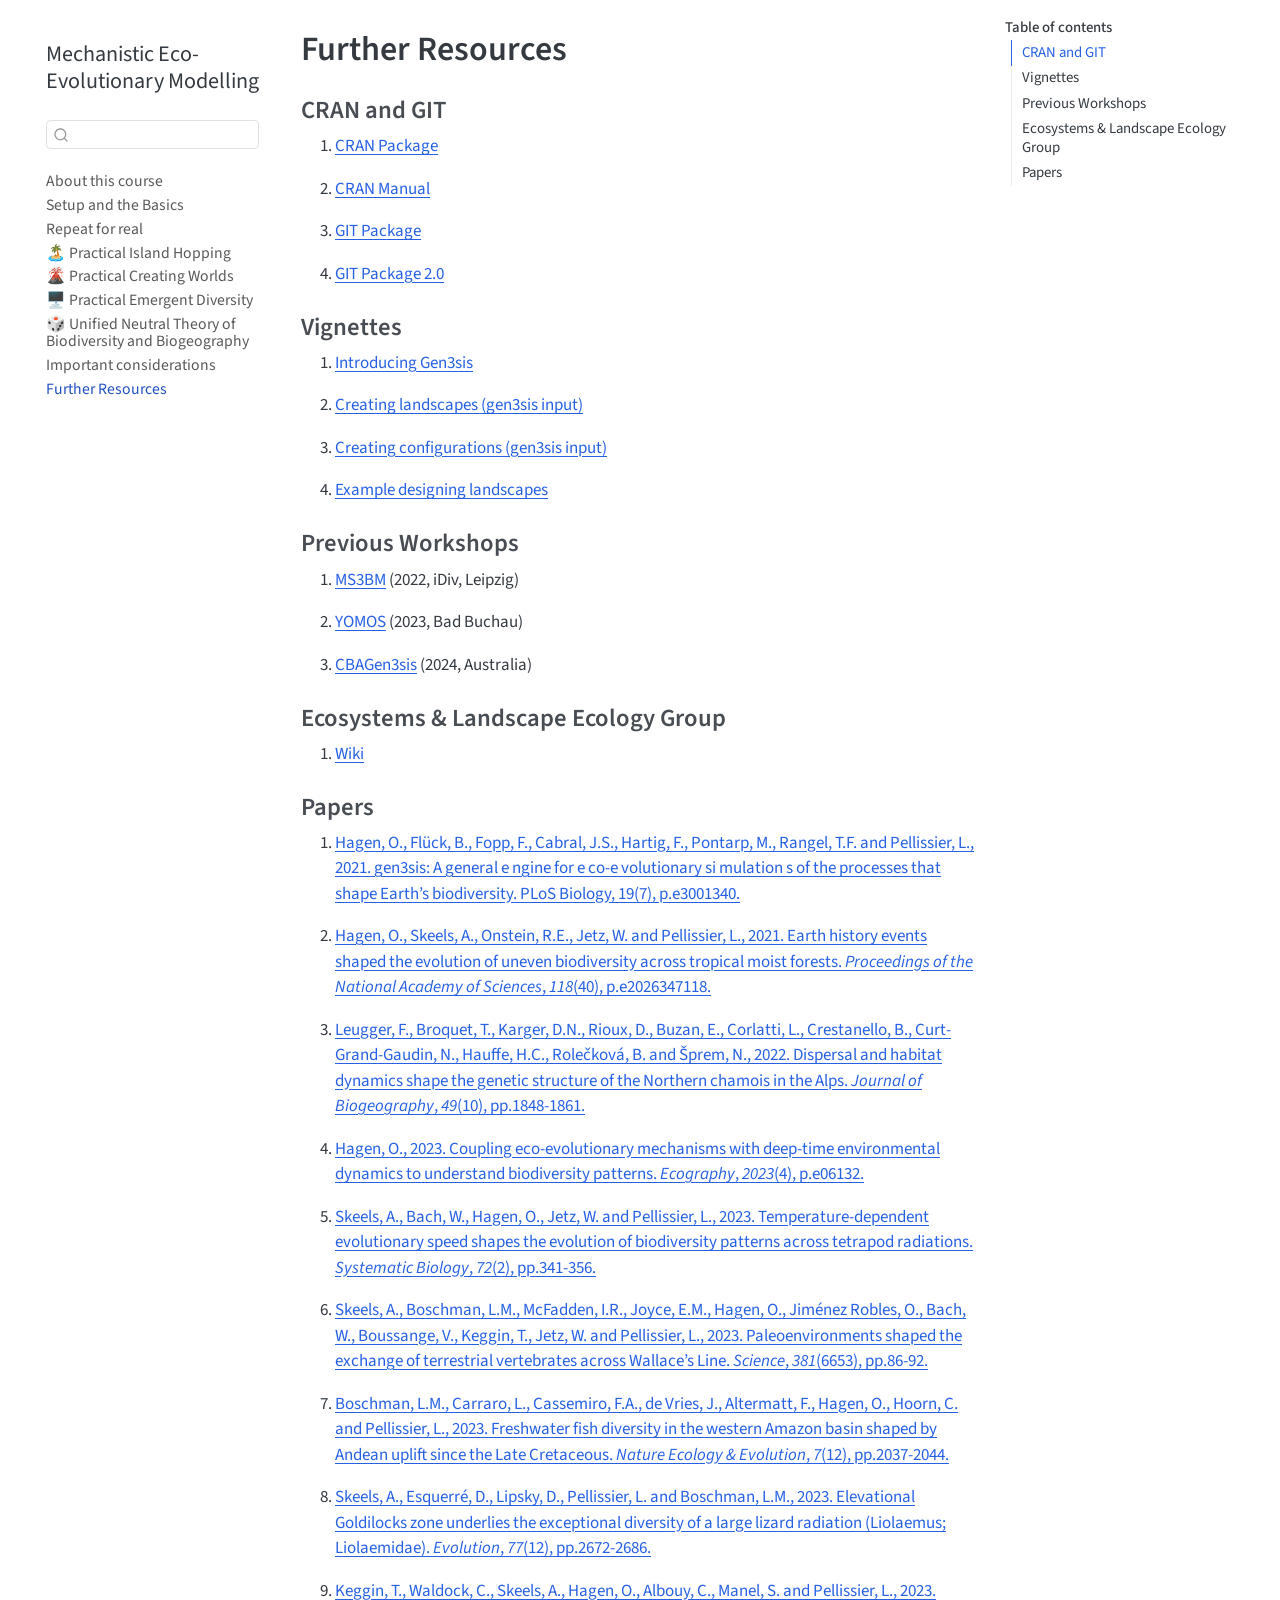
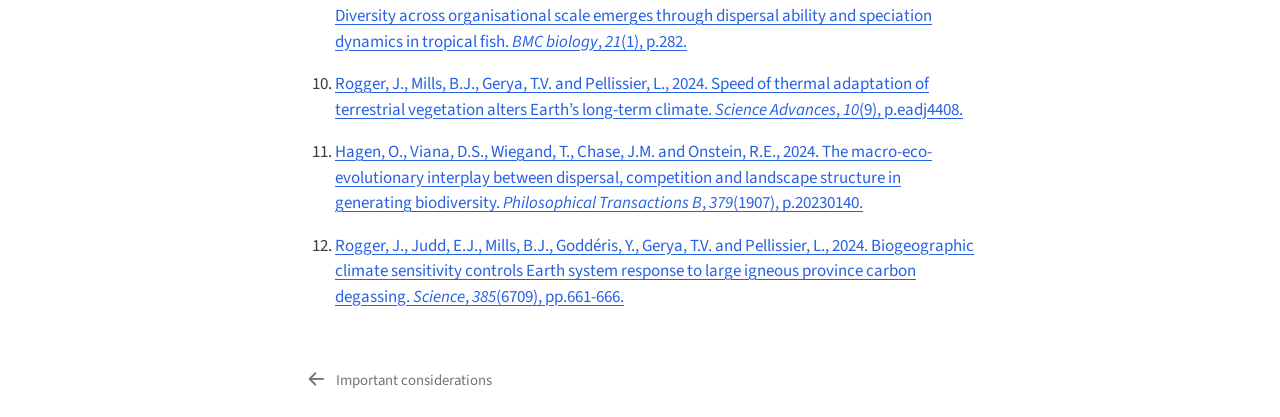
<file: docs/resources.html>
<!DOCTYPE html>
<html xmlns="http://www.w3.org/1999/xhtml" lang="en" xml:lang="en"><head>

<meta charset="utf-8">
<meta name="generator" content="quarto-1.8.25">

<meta name="viewport" content="width=device-width, initial-scale=1.0, user-scalable=yes">


<title>Further Resources – Mechanistic Eco-Evolutionary Modelling</title>
<style>
code{white-space: pre-wrap;}
span.smallcaps{font-variant: small-caps;}
div.columns{display: flex; gap: min(4vw, 1.5em);}
div.column{flex: auto; overflow-x: auto;}
div.hanging-indent{margin-left: 1.5em; text-indent: -1.5em;}
ul.task-list{list-style: none;}
ul.task-list li input[type="checkbox"] {
  width: 0.8em;
  margin: 0 0.8em 0.2em -1em; /* quarto-specific, see https://github.com/quarto-dev/quarto-cli/issues/4556 */ 
  vertical-align: middle;
}
</style>


<script src="site_libs/quarto-nav/quarto-nav.js"></script>
<script src="site_libs/quarto-nav/headroom.min.js"></script>
<script src="site_libs/clipboard/clipboard.min.js"></script>
<script src="site_libs/quarto-search/autocomplete.umd.js"></script>
<script src="site_libs/quarto-search/fuse.min.js"></script>
<script src="site_libs/quarto-search/quarto-search.js"></script>
<meta name="quarto:offset" content="./">
<link href="./considerations.html" rel="prev">
<script src="site_libs/quarto-html/quarto.js" type="module"></script>
<script src="site_libs/quarto-html/tabsets/tabsets.js" type="module"></script>
<script src="site_libs/quarto-html/axe/axe-check.js" type="module"></script>
<script src="site_libs/quarto-html/popper.min.js"></script>
<script src="site_libs/quarto-html/tippy.umd.min.js"></script>
<script src="site_libs/quarto-html/anchor.min.js"></script>
<link href="site_libs/quarto-html/tippy.css" rel="stylesheet">
<link href="site_libs/quarto-html/quarto-syntax-highlighting-7b89279ff1a6dce999919e0e67d4d9ec.css" rel="stylesheet" id="quarto-text-highlighting-styles">
<script src="site_libs/bootstrap/bootstrap.min.js"></script>
<link href="site_libs/bootstrap/bootstrap-icons.css" rel="stylesheet">
<link href="site_libs/bootstrap/bootstrap-70a47bd5681a7291082a5b9f83d58762.min.css" rel="stylesheet" append-hash="true" id="quarto-bootstrap" data-mode="light">
<script id="quarto-search-options" type="application/json">{
  "location": "sidebar",
  "copy-button": false,
  "collapse-after": 3,
  "panel-placement": "start",
  "type": "textbox",
  "limit": 50,
  "keyboard-shortcut": [
    "f",
    "/",
    "s"
  ],
  "show-item-context": false,
  "language": {
    "search-no-results-text": "No results",
    "search-matching-documents-text": "matching documents",
    "search-copy-link-title": "Copy link to search",
    "search-hide-matches-text": "Hide additional matches",
    "search-more-match-text": "more match in this document",
    "search-more-matches-text": "more matches in this document",
    "search-clear-button-title": "Clear",
    "search-text-placeholder": "",
    "search-detached-cancel-button-title": "Cancel",
    "search-submit-button-title": "Submit",
    "search-label": "Search"
  }
}</script>


</head>

<body class="nav-sidebar floating quarto-light">

<div id="quarto-search-results"></div>
  <header id="quarto-header" class="headroom fixed-top">
  <nav class="quarto-secondary-nav">
    <div class="container-fluid d-flex">
      <button type="button" class="quarto-btn-toggle btn" data-bs-toggle="collapse" role="button" data-bs-target=".quarto-sidebar-collapse-item" aria-controls="quarto-sidebar" aria-expanded="false" aria-label="Toggle sidebar navigation" onclick="if (window.quartoToggleHeadroom) { window.quartoToggleHeadroom(); }">
        <i class="bi bi-layout-text-sidebar-reverse"></i>
      </button>
        <nav class="quarto-page-breadcrumbs" aria-label="breadcrumb"><ol class="breadcrumb"><li class="breadcrumb-item"><a href="./resources.html"><span class="chapter-title">Further Resources</span></a></li></ol></nav>
        <a class="flex-grow-1" role="navigation" data-bs-toggle="collapse" data-bs-target=".quarto-sidebar-collapse-item" aria-controls="quarto-sidebar" aria-expanded="false" aria-label="Toggle sidebar navigation" onclick="if (window.quartoToggleHeadroom) { window.quartoToggleHeadroom(); }">      
        </a>
      <button type="button" class="btn quarto-search-button" aria-label="Search" onclick="window.quartoOpenSearch();">
        <i class="bi bi-search"></i>
      </button>
    </div>
  </nav>
</header>
<!-- content -->
<div id="quarto-content" class="quarto-container page-columns page-rows-contents page-layout-article">
<!-- sidebar -->
  <nav id="quarto-sidebar" class="sidebar collapse collapse-horizontal quarto-sidebar-collapse-item sidebar-navigation floating overflow-auto">
    <div class="pt-lg-2 mt-2 text-left sidebar-header sidebar-header-stacked">
      <a href="./index.html" class="sidebar-logo-link">
      </a>
    <div class="sidebar-title mb-0 py-0">
      <a href="./">Mechanistic Eco-Evolutionary Modelling</a> 
    </div>
      </div>
        <div class="mt-2 flex-shrink-0 align-items-center">
        <div class="sidebar-search">
        <div id="quarto-search" class="" title="Search"></div>
        </div>
        </div>
    <div class="sidebar-menu-container"> 
    <ul class="list-unstyled mt-1">
        <li class="sidebar-item">
  <div class="sidebar-item-container"> 
  <a href="./index.html" class="sidebar-item-text sidebar-link"><span class="chapter-title">About this course</span></a>
  </div>
</li>
        <li class="sidebar-item">
  <div class="sidebar-item-container"> 
  <a href="./setup.html" class="sidebar-item-text sidebar-link"><span class="chapter-title">Setup and the Basics</span></a>
  </div>
</li>
        <li class="sidebar-item">
  <div class="sidebar-item-container"> 
  <a href="./repeat_real.html" class="sidebar-item-text sidebar-link"><span class="chapter-title">Repeat for real</span></a>
  </div>
</li>
        <li class="sidebar-item">
  <div class="sidebar-item-container"> 
  <a href="./prac_islands.html" class="sidebar-item-text sidebar-link"><span class="chapter-title">🏝️ Practical Island Hopping</span></a>
  </div>
</li>
        <li class="sidebar-item">
  <div class="sidebar-item-container"> 
  <a href="./prac_landscapes.html" class="sidebar-item-text sidebar-link"><span class="chapter-title">🌋 Practical Creating Worlds</span></a>
  </div>
</li>
        <li class="sidebar-item">
  <div class="sidebar-item-container"> 
  <a href="./prac_outputs.html" class="sidebar-item-text sidebar-link"><span class="chapter-title">🖥️ Practical Emergent Diversity</span></a>
  </div>
</li>
        <li class="sidebar-item">
  <div class="sidebar-item-container"> 
  <a href="./prac_untbb.html" class="sidebar-item-text sidebar-link"><span class="chapter-title">🎲 Unified Neutral Theory of Biodiversity and Biogeography</span></a>
  </div>
</li>
        <li class="sidebar-item">
  <div class="sidebar-item-container"> 
  <a href="./considerations.html" class="sidebar-item-text sidebar-link"><span class="chapter-title">Important considerations</span></a>
  </div>
</li>
        <li class="sidebar-item">
  <div class="sidebar-item-container"> 
  <a href="./resources.html" class="sidebar-item-text sidebar-link active"><span class="chapter-title">Further Resources</span></a>
  </div>
</li>
    </ul>
    </div>
</nav>
<div id="quarto-sidebar-glass" class="quarto-sidebar-collapse-item" data-bs-toggle="collapse" data-bs-target=".quarto-sidebar-collapse-item"></div>
<!-- margin-sidebar -->
    <div id="quarto-margin-sidebar" class="sidebar margin-sidebar">
        <nav id="TOC" role="doc-toc" class="toc-active">
    <h2 id="toc-title">Table of contents</h2>
   
  <ul>
  <li><a href="#cran-and-git" id="toc-cran-and-git" class="nav-link active" data-scroll-target="#cran-and-git">CRAN and GIT</a></li>
  <li><a href="#vignettes" id="toc-vignettes" class="nav-link" data-scroll-target="#vignettes">Vignettes</a></li>
  <li><a href="#previous-workshops" id="toc-previous-workshops" class="nav-link" data-scroll-target="#previous-workshops">Previous Workshops</a></li>
  <li><a href="#ecosystems-landscape-ecology-group" id="toc-ecosystems-landscape-ecology-group" class="nav-link" data-scroll-target="#ecosystems-landscape-ecology-group">Ecosystems &amp; Landscape Ecology Group</a></li>
  <li><a href="#papers" id="toc-papers" class="nav-link" data-scroll-target="#papers">Papers</a></li>
  </ul>
</nav>
    </div>
<!-- main -->
<main class="content" id="quarto-document-content">

<header id="title-block-header" class="quarto-title-block default">
<div class="quarto-title">
<h1 class="title"><span class="chapter-title">Further Resources</span></h1>
</div>



<div class="quarto-title-meta">

    
  
    
  </div>
  


</header>


<section id="cran-and-git" class="level3 unnumbered">
<h3 class="unnumbered anchored" data-anchor-id="cran-and-git">CRAN and GIT</h3>
<ol type="1">
<li><p><a href="https://cran.r-project.org/web/packages/gen3sis/index.html">CRAN Package</a></p></li>
<li><p><a href="https://cran.r-project.org/web/packages/gen3sis/gen3sis.pdf">CRAN Manual</a></p></li>
<li><p><a href="https://github.com/project-gen3sis/R-package">GIT Package</a></p></li>
<li><p><a href="https://github.com/ohagen/gen3sis_rf">GIT Package 2.0</a></p></li>
</ol>
</section>
<section id="vignettes" class="level3 unnumbered">
<h3 class="unnumbered anchored" data-anchor-id="vignettes">Vignettes</h3>
<ol type="1">
<li><p><a href="https://cran.r-project.org/web/packages/gen3sis/vignettes/introduction.html">Introducing Gen3sis</a></p></li>
<li><p><a href="https://cran.r-project.org/web/packages/gen3sis/vignettes/create_input_landscape.html">Creating landscapes (gen3sis input)</a></p></li>
<li><p><a href="https://cran.r-project.org/web/packages/gen3sis/vignettes/create_config.html">Creating configurations (gen3sis input)</a></p></li>
<li><p><a href="https://cran.r-project.org/web/packages/gen3sis/vignettes/design_landscape.html">Example designing landscapes</a></p></li>
</ol>
</section>
<section id="previous-workshops" class="level3 unnumbered">
<h3 class="unnumbered anchored" data-anchor-id="previous-workshops">Previous Workshops</h3>
<ol type="1">
<li><p><a href="https://github.com/ohagen/202211_14-18_WS_MS3BM">MS3BM</a> (2022, iDiv, Leipzig)</p></li>
<li><p><a href="https://github.com/ohagen/gen3sis_yomos_2024">YOMOS</a> (2023, Bad Buchau)</p></li>
<li><p><a href="https://alexskeels.github.io/CBAGen3sis">CBAGen3sis</a> (2024, Australia)</p></li>
</ol>
</section>
<section id="ecosystems-landscape-ecology-group" class="level3 unnumbered">
<h3 class="unnumbered anchored" data-anchor-id="ecosystems-landscape-ecology-group">Ecosystems &amp; Landscape Ecology Group</h3>
<ol type="1">
<li><a href="https://gitlab.ethz.ch/ele-public/gen3sis_wiki/-/wikis/home">Wiki</a></li>
</ol>
</section>
<section id="papers" class="level3 unnumbered">
<h3 class="unnumbered anchored" data-anchor-id="papers">Papers</h3>
<ol type="1">
<li><p><a href="https://journals.plos.org/plosbiology/article?id=10.1371/journal.pbio.3001340">Hagen, O., Flück, B., Fopp, F., Cabral, J.S., Hartig, F., Pontarp, M., Rangel, T.F. and Pellissier, L., 2021. gen3sis: A general e ngine for e co-e volutionary si mulation s of the processes that shape Earth’s biodiversity. PLoS Biology, 19(7), p.e3001340.</a></p></li>
<li><p><a href="https://www.pnas.org/doi/abs/10.1073/pnas.2026347118">Hagen, O., Skeels, A., Onstein, R.E., Jetz, W. and Pellissier, L., 2021. Earth history events shaped the evolution of uneven biodiversity across tropical moist forests. <em>Proceedings of the National Academy of Sciences</em>, <em>118</em>(40), p.e2026347118.</a></p></li>
<li><p><a href="https://onlinelibrary.wiley.com/doi/full/10.1111/jbi.14363">Leugger, F., Broquet, T., Karger, D.N., Rioux, D., Buzan, E., Corlatti, L., Crestanello, B., Curt‐Grand‐Gaudin, N., Hauffe, H.C., Rolečková, B. and Šprem, N., 2022. Dispersal and habitat dynamics shape the genetic structure of the Northern chamois in the Alps. <em>Journal of Biogeography</em>, <em>49</em>(10), pp.1848-1861.</a></p></li>
<li><p><a href="https://nsojournals.onlinelibrary.wiley.com/doi/full/10.1111/ecog.06132">Hagen, O., 2023. Coupling eco‐evolutionary mechanisms with deep‐time environmental dynamics to understand biodiversity patterns. <em>Ecography</em>, <em>2023</em>(4), p.e06132.</a></p></li>
<li><p><a href="https://academic.oup.com/sysbio/article/72/2/341/6637530">Skeels, A., Bach, W., Hagen, O., Jetz, W. and Pellissier, L., 2023. Temperature-dependent evolutionary speed shapes the evolution of biodiversity patterns across tetrapod radiations. <em>Systematic Biology</em>, <em>72</em>(2), pp.341-356.</a></p></li>
<li><p><a href="https://www.science.org/doi/full/10.1126/science.adf7122?casa_token=Chdu8chkWZUAAAAA%3ATpjgHVrROFJwB4zuDmOxi2o8nA9EJYSw_3q_YISeXepQEVGoQ_m_Vd2WjV730IkbaBTmaJfnuGu_AQg">Skeels, A., Boschman, L.M., McFadden, I.R., Joyce, E.M., Hagen, O., Jiménez Robles, O., Bach, W., Boussange, V., Keggin, T., Jetz, W. and Pellissier, L., 2023. Paleoenvironments shaped the exchange of terrestrial vertebrates across Wallace’s Line. <em>Science</em>, <em>381</em>(6653), pp.86-92.</a></p></li>
<li><p><a href="https://www.nature.com/articles/s41559-023-02220-8">Boschman, L.M., Carraro, L., Cassemiro, F.A., de Vries, J., Altermatt, F., Hagen, O., Hoorn, C. and Pellissier, L., 2023. Freshwater fish diversity in the western Amazon basin shaped by Andean uplift since the Late Cretaceous. <em>Nature Ecology &amp; Evolution</em>, <em>7</em>(12), pp.2037-2044.</a></p></li>
<li><p><a href="https://academic.oup.com/evolut/article/77/12/2672/7282544">Skeels, A., Esquerré, D., Lipsky, D., Pellissier, L. and Boschman, L.M., 2023. Elevational Goldilocks zone underlies the exceptional diversity of a large lizard radiation (Liolaemus; Liolaemidae). <em>Evolution</em>, <em>77</em>(12), pp.2672-2686.</a></p></li>
<li><p><a href="https://link.springer.com/article/10.1186/s12915-023-01771-3">Keggin, T., Waldock, C., Skeels, A., Hagen, O., Albouy, C., Manel, S. and Pellissier, L., 2023. Diversity across organisational scale emerges through dispersal ability and speciation dynamics in tropical fish. <em>BMC biology</em>, <em>21</em>(1), p.282.</a></p></li>
<li><p><a href="https://www.science.org/doi/full/10.1126/sciadv.adj4408">Rogger, J., Mills, B.J., Gerya, T.V. and Pellissier, L., 2024. Speed of thermal adaptation of terrestrial vegetation alters Earth’s long-term climate. <em>Science Advances</em>, <em>10</em>(9), p.eadj4408.</a></p></li>
<li><p><a href="https://royalsocietypublishing.org/doi/full/10.1098/rstb.2023.0140">Hagen, O., Viana, D.S., Wiegand, T., Chase, J.M. and Onstein, R.E., 2024. The macro-eco-evolutionary interplay between dispersal, competition and landscape structure in generating biodiversity. <em>Philosophical Transactions B</em>, <em>379</em>(1907), p.20230140.</a></p></li>
<li><p><a href="https://www.science.org/doi/full/10.1126/science.adn3450?casa_token=rG-otl2YMC4AAAAA%3ANFRDJWV6FbRAf--224N3iSomedB_FGbZ9lhK9_N_scL4noWC33b2RedkEOkHJTf0GM-XNTUO6ROjCHM">Rogger, J., Judd, E.J., Mills, B.J., Goddéris, Y., Gerya, T.V. and Pellissier, L., 2024. Biogeographic climate sensitivity controls Earth system response to large igneous province carbon degassing. <em>Science</em>, <em>385</em>(6709), pp.661-666.</a></p></li>
</ol>


</section>

</main> <!-- /main -->
<script id="quarto-html-after-body" type="application/javascript">
  window.document.addEventListener("DOMContentLoaded", function (event) {
    const icon = "";
    const anchorJS = new window.AnchorJS();
    anchorJS.options = {
      placement: 'right',
      icon: icon
    };
    anchorJS.add('.anchored');
    const isCodeAnnotation = (el) => {
      for (const clz of el.classList) {
        if (clz.startsWith('code-annotation-')) {                     
          return true;
        }
      }
      return false;
    }
    const onCopySuccess = function(e) {
      // button target
      const button = e.trigger;
      // don't keep focus
      button.blur();
      // flash "checked"
      button.classList.add('code-copy-button-checked');
      var currentTitle = button.getAttribute("title");
      button.setAttribute("title", "Copied!");
      let tooltip;
      if (window.bootstrap) {
        button.setAttribute("data-bs-toggle", "tooltip");
        button.setAttribute("data-bs-placement", "left");
        button.setAttribute("data-bs-title", "Copied!");
        tooltip = new bootstrap.Tooltip(button, 
          { trigger: "manual", 
            customClass: "code-copy-button-tooltip",
            offset: [0, -8]});
        tooltip.show();    
      }
      setTimeout(function() {
        if (tooltip) {
          tooltip.hide();
          button.removeAttribute("data-bs-title");
          button.removeAttribute("data-bs-toggle");
          button.removeAttribute("data-bs-placement");
        }
        button.setAttribute("title", currentTitle);
        button.classList.remove('code-copy-button-checked');
      }, 1000);
      // clear code selection
      e.clearSelection();
    }
    const getTextToCopy = function(trigger) {
      const outerScaffold = trigger.parentElement.cloneNode(true);
      const codeEl = outerScaffold.querySelector('code');
      for (const childEl of codeEl.children) {
        if (isCodeAnnotation(childEl)) {
          childEl.remove();
        }
      }
      return codeEl.innerText;
    }
    const clipboard = new window.ClipboardJS('.code-copy-button:not([data-in-quarto-modal])', {
      text: getTextToCopy
    });
    clipboard.on('success', onCopySuccess);
    if (window.document.getElementById('quarto-embedded-source-code-modal')) {
      const clipboardModal = new window.ClipboardJS('.code-copy-button[data-in-quarto-modal]', {
        text: getTextToCopy,
        container: window.document.getElementById('quarto-embedded-source-code-modal')
      });
      clipboardModal.on('success', onCopySuccess);
    }
      var localhostRegex = new RegExp(/^(?:http|https):\/\/localhost\:?[0-9]*\//);
      var mailtoRegex = new RegExp(/^mailto:/);
        var filterRegex = new RegExp('/' + window.location.host + '/');
      var isInternal = (href) => {
          return filterRegex.test(href) || localhostRegex.test(href) || mailtoRegex.test(href);
      }
      // Inspect non-navigation links and adorn them if external
     var links = window.document.querySelectorAll('a[href]:not(.nav-link):not(.navbar-brand):not(.toc-action):not(.sidebar-link):not(.sidebar-item-toggle):not(.pagination-link):not(.no-external):not([aria-hidden]):not(.dropdown-item):not(.quarto-navigation-tool):not(.about-link)');
      for (var i=0; i<links.length; i++) {
        const link = links[i];
        if (!isInternal(link.href)) {
          // undo the damage that might have been done by quarto-nav.js in the case of
          // links that we want to consider external
          if (link.dataset.originalHref !== undefined) {
            link.href = link.dataset.originalHref;
          }
        }
      }
    function tippyHover(el, contentFn, onTriggerFn, onUntriggerFn) {
      const config = {
        allowHTML: true,
        maxWidth: 500,
        delay: 100,
        arrow: false,
        appendTo: function(el) {
            return el.parentElement;
        },
        interactive: true,
        interactiveBorder: 10,
        theme: 'quarto',
        placement: 'bottom-start',
      };
      if (contentFn) {
        config.content = contentFn;
      }
      if (onTriggerFn) {
        config.onTrigger = onTriggerFn;
      }
      if (onUntriggerFn) {
        config.onUntrigger = onUntriggerFn;
      }
      window.tippy(el, config); 
    }
    const noterefs = window.document.querySelectorAll('a[role="doc-noteref"]');
    for (var i=0; i<noterefs.length; i++) {
      const ref = noterefs[i];
      tippyHover(ref, function() {
        // use id or data attribute instead here
        let href = ref.getAttribute('data-footnote-href') || ref.getAttribute('href');
        try { href = new URL(href).hash; } catch {}
        const id = href.replace(/^#\/?/, "");
        const note = window.document.getElementById(id);
        if (note) {
          return note.innerHTML;
        } else {
          return "";
        }
      });
    }
    const xrefs = window.document.querySelectorAll('a.quarto-xref');
    const processXRef = (id, note) => {
      // Strip column container classes
      const stripColumnClz = (el) => {
        el.classList.remove("page-full", "page-columns");
        if (el.children) {
          for (const child of el.children) {
            stripColumnClz(child);
          }
        }
      }
      stripColumnClz(note)
      if (id === null || id.startsWith('sec-')) {
        // Special case sections, only their first couple elements
        const container = document.createElement("div");
        if (note.children && note.children.length > 2) {
          container.appendChild(note.children[0].cloneNode(true));
          for (let i = 1; i < note.children.length; i++) {
            const child = note.children[i];
            if (child.tagName === "P" && child.innerText === "") {
              continue;
            } else {
              container.appendChild(child.cloneNode(true));
              break;
            }
          }
          if (window.Quarto?.typesetMath) {
            window.Quarto.typesetMath(container);
          }
          return container.innerHTML
        } else {
          if (window.Quarto?.typesetMath) {
            window.Quarto.typesetMath(note);
          }
          return note.innerHTML;
        }
      } else {
        // Remove any anchor links if they are present
        const anchorLink = note.querySelector('a.anchorjs-link');
        if (anchorLink) {
          anchorLink.remove();
        }
        if (window.Quarto?.typesetMath) {
          window.Quarto.typesetMath(note);
        }
        if (note.classList.contains("callout")) {
          return note.outerHTML;
        } else {
          return note.innerHTML;
        }
      }
    }
    for (var i=0; i<xrefs.length; i++) {
      const xref = xrefs[i];
      tippyHover(xref, undefined, function(instance) {
        instance.disable();
        let url = xref.getAttribute('href');
        let hash = undefined; 
        if (url.startsWith('#')) {
          hash = url;
        } else {
          try { hash = new URL(url).hash; } catch {}
        }
        if (hash) {
          const id = hash.replace(/^#\/?/, "");
          const note = window.document.getElementById(id);
          if (note !== null) {
            try {
              const html = processXRef(id, note.cloneNode(true));
              instance.setContent(html);
            } finally {
              instance.enable();
              instance.show();
            }
          } else {
            // See if we can fetch this
            fetch(url.split('#')[0])
            .then(res => res.text())
            .then(html => {
              const parser = new DOMParser();
              const htmlDoc = parser.parseFromString(html, "text/html");
              const note = htmlDoc.getElementById(id);
              if (note !== null) {
                const html = processXRef(id, note);
                instance.setContent(html);
              } 
            }).finally(() => {
              instance.enable();
              instance.show();
            });
          }
        } else {
          // See if we can fetch a full url (with no hash to target)
          // This is a special case and we should probably do some content thinning / targeting
          fetch(url)
          .then(res => res.text())
          .then(html => {
            const parser = new DOMParser();
            const htmlDoc = parser.parseFromString(html, "text/html");
            const note = htmlDoc.querySelector('main.content');
            if (note !== null) {
              // This should only happen for chapter cross references
              // (since there is no id in the URL)
              // remove the first header
              if (note.children.length > 0 && note.children[0].tagName === "HEADER") {
                note.children[0].remove();
              }
              const html = processXRef(null, note);
              instance.setContent(html);
            } 
          }).finally(() => {
            instance.enable();
            instance.show();
          });
        }
      }, function(instance) {
      });
    }
        let selectedAnnoteEl;
        const selectorForAnnotation = ( cell, annotation) => {
          let cellAttr = 'data-code-cell="' + cell + '"';
          let lineAttr = 'data-code-annotation="' +  annotation + '"';
          const selector = 'span[' + cellAttr + '][' + lineAttr + ']';
          return selector;
        }
        const selectCodeLines = (annoteEl) => {
          const doc = window.document;
          const targetCell = annoteEl.getAttribute("data-target-cell");
          const targetAnnotation = annoteEl.getAttribute("data-target-annotation");
          const annoteSpan = window.document.querySelector(selectorForAnnotation(targetCell, targetAnnotation));
          const lines = annoteSpan.getAttribute("data-code-lines").split(",");
          const lineIds = lines.map((line) => {
            return targetCell + "-" + line;
          })
          let top = null;
          let height = null;
          let parent = null;
          if (lineIds.length > 0) {
              //compute the position of the single el (top and bottom and make a div)
              const el = window.document.getElementById(lineIds[0]);
              top = el.offsetTop;
              height = el.offsetHeight;
              parent = el.parentElement.parentElement;
            if (lineIds.length > 1) {
              const lastEl = window.document.getElementById(lineIds[lineIds.length - 1]);
              const bottom = lastEl.offsetTop + lastEl.offsetHeight;
              height = bottom - top;
            }
            if (top !== null && height !== null && parent !== null) {
              // cook up a div (if necessary) and position it 
              let div = window.document.getElementById("code-annotation-line-highlight");
              if (div === null) {
                div = window.document.createElement("div");
                div.setAttribute("id", "code-annotation-line-highlight");
                div.style.position = 'absolute';
                parent.appendChild(div);
              }
              div.style.top = top - 2 + "px";
              div.style.height = height + 4 + "px";
              div.style.left = 0;
              let gutterDiv = window.document.getElementById("code-annotation-line-highlight-gutter");
              if (gutterDiv === null) {
                gutterDiv = window.document.createElement("div");
                gutterDiv.setAttribute("id", "code-annotation-line-highlight-gutter");
                gutterDiv.style.position = 'absolute';
                const codeCell = window.document.getElementById(targetCell);
                const gutter = codeCell.querySelector('.code-annotation-gutter');
                gutter.appendChild(gutterDiv);
              }
              gutterDiv.style.top = top - 2 + "px";
              gutterDiv.style.height = height + 4 + "px";
            }
            selectedAnnoteEl = annoteEl;
          }
        };
        const unselectCodeLines = () => {
          const elementsIds = ["code-annotation-line-highlight", "code-annotation-line-highlight-gutter"];
          elementsIds.forEach((elId) => {
            const div = window.document.getElementById(elId);
            if (div) {
              div.remove();
            }
          });
          selectedAnnoteEl = undefined;
        };
          // Handle positioning of the toggle
      window.addEventListener(
        "resize",
        throttle(() => {
          elRect = undefined;
          if (selectedAnnoteEl) {
            selectCodeLines(selectedAnnoteEl);
          }
        }, 10)
      );
      function throttle(fn, ms) {
      let throttle = false;
      let timer;
        return (...args) => {
          if(!throttle) { // first call gets through
              fn.apply(this, args);
              throttle = true;
          } else { // all the others get throttled
              if(timer) clearTimeout(timer); // cancel #2
              timer = setTimeout(() => {
                fn.apply(this, args);
                timer = throttle = false;
              }, ms);
          }
        };
      }
        // Attach click handler to the DT
        const annoteDls = window.document.querySelectorAll('dt[data-target-cell]');
        for (const annoteDlNode of annoteDls) {
          annoteDlNode.addEventListener('click', (event) => {
            const clickedEl = event.target;
            if (clickedEl !== selectedAnnoteEl) {
              unselectCodeLines();
              const activeEl = window.document.querySelector('dt[data-target-cell].code-annotation-active');
              if (activeEl) {
                activeEl.classList.remove('code-annotation-active');
              }
              selectCodeLines(clickedEl);
              clickedEl.classList.add('code-annotation-active');
            } else {
              // Unselect the line
              unselectCodeLines();
              clickedEl.classList.remove('code-annotation-active');
            }
          });
        }
    const findCites = (el) => {
      const parentEl = el.parentElement;
      if (parentEl) {
        const cites = parentEl.dataset.cites;
        if (cites) {
          return {
            el,
            cites: cites.split(' ')
          };
        } else {
          return findCites(el.parentElement)
        }
      } else {
        return undefined;
      }
    };
    var bibliorefs = window.document.querySelectorAll('a[role="doc-biblioref"]');
    for (var i=0; i<bibliorefs.length; i++) {
      const ref = bibliorefs[i];
      const citeInfo = findCites(ref);
      if (citeInfo) {
        tippyHover(citeInfo.el, function() {
          var popup = window.document.createElement('div');
          citeInfo.cites.forEach(function(cite) {
            var citeDiv = window.document.createElement('div');
            citeDiv.classList.add('hanging-indent');
            citeDiv.classList.add('csl-entry');
            var biblioDiv = window.document.getElementById('ref-' + cite);
            if (biblioDiv) {
              citeDiv.innerHTML = biblioDiv.innerHTML;
            }
            popup.appendChild(citeDiv);
          });
          return popup.innerHTML;
        });
      }
    }
  });
  </script>
<nav class="page-navigation">
  <div class="nav-page nav-page-previous">
      <a href="./considerations.html" class="pagination-link" aria-label="Important considerations">
        <i class="bi bi-arrow-left-short"></i> <span class="nav-page-text"><span class="chapter-title">Important considerations</span></span>
      </a>          
  </div>
  <div class="nav-page nav-page-next">
  </div>
</nav>
</div> <!-- /content -->




</body></html>
</file>
<file: docs/site_libs/quarto-html/tippy.css>
.tippy-box[data-animation=fade][data-state=hidden]{opacity:0}[data-tippy-root]{max-width:calc(100vw - 10px)}.tippy-box{position:relative;background-color:#333;color:#fff;border-radius:4px;font-size:14px;line-height:1.4;white-space:normal;outline:0;transition-property:transform,visibility,opacity}.tippy-box[data-placement^=top]>.tippy-arrow{bottom:0}.tippy-box[data-placement^=top]>.tippy-arrow:before{bottom:-7px;left:0;border-width:8px 8px 0;border-top-color:initial;transform-origin:center top}.tippy-box[data-placement^=bottom]>.tippy-arrow{top:0}.tippy-box[data-placement^=bottom]>.tippy-arrow:before{top:-7px;left:0;border-width:0 8px 8px;border-bottom-color:initial;transform-origin:center bottom}.tippy-box[data-placement^=left]>.tippy-arrow{right:0}.tippy-box[data-placement^=left]>.tippy-arrow:before{border-width:8px 0 8px 8px;border-left-color:initial;right:-7px;transform-origin:center left}.tippy-box[data-placement^=right]>.tippy-arrow{left:0}.tippy-box[data-placement^=right]>.tippy-arrow:before{left:-7px;border-width:8px 8px 8px 0;border-right-color:initial;transform-origin:center right}.tippy-box[data-inertia][data-state=visible]{transition-timing-function:cubic-bezier(.54,1.5,.38,1.11)}.tippy-arrow{width:16px;height:16px;color:#333}.tippy-arrow:before{content:"";position:absolute;border-color:transparent;border-style:solid}.tippy-content{position:relative;padding:5px 9px;z-index:1}
</file>
<file: docs/site_libs/quarto-html/quarto-syntax-highlighting-7b89279ff1a6dce999919e0e67d4d9ec.css>
/* quarto syntax highlight colors */
:root {
  --quarto-hl-ot-color: #003B4F;
  --quarto-hl-at-color: #657422;
  --quarto-hl-ss-color: #20794D;
  --quarto-hl-an-color: #5E5E5E;
  --quarto-hl-fu-color: #4758AB;
  --quarto-hl-st-color: #20794D;
  --quarto-hl-cf-color: #003B4F;
  --quarto-hl-op-color: #5E5E5E;
  --quarto-hl-er-color: #AD0000;
  --quarto-hl-bn-color: #AD0000;
  --quarto-hl-al-color: #AD0000;
  --quarto-hl-va-color: #111111;
  --quarto-hl-bu-color: inherit;
  --quarto-hl-ex-color: inherit;
  --quarto-hl-pp-color: #AD0000;
  --quarto-hl-in-color: #5E5E5E;
  --quarto-hl-vs-color: #20794D;
  --quarto-hl-wa-color: #5E5E5E;
  --quarto-hl-do-color: #5E5E5E;
  --quarto-hl-im-color: #00769E;
  --quarto-hl-ch-color: #20794D;
  --quarto-hl-dt-color: #AD0000;
  --quarto-hl-fl-color: #AD0000;
  --quarto-hl-co-color: #5E5E5E;
  --quarto-hl-cv-color: #5E5E5E;
  --quarto-hl-cn-color: #8f5902;
  --quarto-hl-sc-color: #5E5E5E;
  --quarto-hl-dv-color: #AD0000;
  --quarto-hl-kw-color: #003B4F;
}

/* other quarto variables */
:root {
  --quarto-font-monospace: SFMono-Regular, Menlo, Monaco, Consolas, "Liberation Mono", "Courier New", monospace;
}

/* syntax highlight based on Pandoc's rules */
pre > code.sourceCode > span {
  color: #003B4F;
}

code.sourceCode > span {
  color: #003B4F;
}

div.sourceCode,
div.sourceCode pre.sourceCode {
  color: #003B4F;
}

/* Normal */
code span {
  color: #003B4F;
}

/* Alert */
code span.al {
  color: #AD0000;
  font-style: inherit;
}

/* Annotation */
code span.an {
  color: #5E5E5E;
  font-style: inherit;
}

/* Attribute */
code span.at {
  color: #657422;
  font-style: inherit;
}

/* BaseN */
code span.bn {
  color: #AD0000;
  font-style: inherit;
}

/* BuiltIn */
code span.bu {
  font-style: inherit;
}

/* ControlFlow */
code span.cf {
  color: #003B4F;
  font-weight: bold;
  font-style: inherit;
}

/* Char */
code span.ch {
  color: #20794D;
  font-style: inherit;
}

/* Constant */
code span.cn {
  color: #8f5902;
  font-style: inherit;
}

/* Comment */
code span.co {
  color: #5E5E5E;
  font-style: inherit;
}

/* CommentVar */
code span.cv {
  color: #5E5E5E;
  font-style: italic;
}

/* Documentation */
code span.do {
  color: #5E5E5E;
  font-style: italic;
}

/* DataType */
code span.dt {
  color: #AD0000;
  font-style: inherit;
}

/* DecVal */
code span.dv {
  color: #AD0000;
  font-style: inherit;
}

/* Error */
code span.er {
  color: #AD0000;
  font-style: inherit;
}

/* Extension */
code span.ex {
  font-style: inherit;
}

/* Float */
code span.fl {
  color: #AD0000;
  font-style: inherit;
}

/* Function */
code span.fu {
  color: #4758AB;
  font-style: inherit;
}

/* Import */
code span.im {
  color: #00769E;
  font-style: inherit;
}

/* Information */
code span.in {
  color: #5E5E5E;
  font-style: inherit;
}

/* Keyword */
code span.kw {
  color: #003B4F;
  font-weight: bold;
  font-style: inherit;
}

/* Operator */
code span.op {
  color: #5E5E5E;
  font-style: inherit;
}

/* Other */
code span.ot {
  color: #003B4F;
  font-style: inherit;
}

/* Preprocessor */
code span.pp {
  color: #AD0000;
  font-style: inherit;
}

/* SpecialChar */
code span.sc {
  color: #5E5E5E;
  font-style: inherit;
}

/* SpecialString */
code span.ss {
  color: #20794D;
  font-style: inherit;
}

/* String */
code span.st {
  color: #20794D;
  font-style: inherit;
}

/* Variable */
code span.va {
  color: #111111;
  font-style: inherit;
}

/* VerbatimString */
code span.vs {
  color: #20794D;
  font-style: inherit;
}

/* Warning */
code span.wa {
  color: #5E5E5E;
  font-style: italic;
}

.prevent-inlining {
  content: "</";
}

/*# sourceMappingURL=3944bc705cfaf4c80e56f77c5205168a.css.map */
</file>
